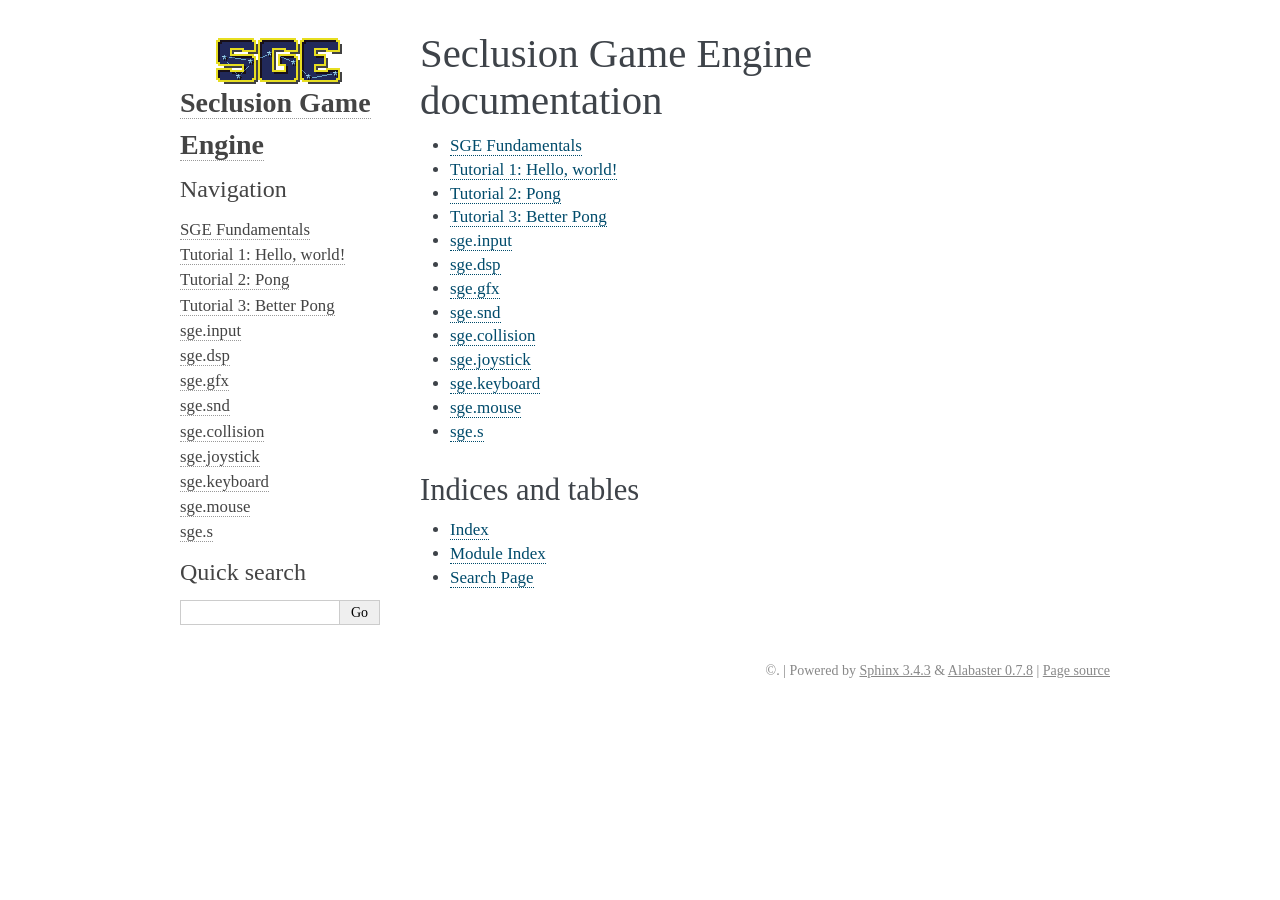
<file: doc/sge/index.html>
<!DOCTYPE html>

<html>
  <head>
    <meta charset="utf-8" />
    <meta name="viewport" content="width=device-width, initial-scale=1.0" />
    <title>Seclusion Game Engine documentation &#8212; Seclusion Game Engine 2.0.1 documentation</title>
    <link rel="stylesheet" href="_static/pygments.css" type="text/css" />
    <link rel="stylesheet" href="_static/alabaster.css" type="text/css" />
    <script id="documentation_options" data-url_root="./" src="_static/documentation_options.js"></script>
    <script src="_static/jquery.js"></script>
    <script src="_static/underscore.js"></script>
    <script src="_static/doctools.js"></script>
    <link rel="shortcut icon" href="_static/favicon.ico"/>
    <link rel="index" title="Index" href="genindex.html" />
    <link rel="search" title="Search" href="search.html" />
    <link rel="next" title="SGE Fundamentals" href="sge.html" />
   
  <link rel="stylesheet" href="_static/custom.css" type="text/css" />
  
  <meta name="viewport" content="width=device-width, initial-scale=0.9, maximum-scale=0.9" />

  </head><body>
  

    <div class="document">
      <div class="documentwrapper">
        <div class="bodywrapper">
          <div class="body" role="main">
            
  <div class="section" id="seclusion-game-engine-documentation">
<h1>Seclusion Game Engine documentation<a class="headerlink" href="#seclusion-game-engine-documentation" title="Permalink to this headline">¶</a></h1>
<div class="toctree-wrapper compound">
<ul>
<li class="toctree-l1"><a class="reference internal" href="sge.html">SGE Fundamentals</a></li>
<li class="toctree-l1"><a class="reference internal" href="hello_world.html">Tutorial 1: Hello, world!</a></li>
<li class="toctree-l1"><a class="reference internal" href="pong.html">Tutorial 2: Pong</a></li>
<li class="toctree-l1"><a class="reference internal" href="pong_better.html">Tutorial 3: Better Pong</a></li>
<li class="toctree-l1"><a class="reference internal" href="input.html">sge.input</a></li>
<li class="toctree-l1"><a class="reference internal" href="dsp.html">sge.dsp</a></li>
<li class="toctree-l1"><a class="reference internal" href="gfx.html">sge.gfx</a></li>
<li class="toctree-l1"><a class="reference internal" href="snd.html">sge.snd</a></li>
<li class="toctree-l1"><a class="reference internal" href="collision.html">sge.collision</a></li>
<li class="toctree-l1"><a class="reference internal" href="joystick.html">sge.joystick</a></li>
<li class="toctree-l1"><a class="reference internal" href="keyboard.html">sge.keyboard</a></li>
<li class="toctree-l1"><a class="reference internal" href="mouse.html">sge.mouse</a></li>
<li class="toctree-l1"><a class="reference internal" href="s.html">sge.s</a></li>
</ul>
</div>
<div class="section" id="indices-and-tables">
<h2>Indices and tables<a class="headerlink" href="#indices-and-tables" title="Permalink to this headline">¶</a></h2>
<ul class="simple">
<li><p><a class="reference internal" href="genindex.html"><span class="std std-ref">Index</span></a></p></li>
<li><p><a class="reference internal" href="py-modindex.html"><span class="std std-ref">Module Index</span></a></p></li>
<li><p><a class="reference internal" href="search.html"><span class="std std-ref">Search Page</span></a></p></li>
</ul>
</div>
</div>


          </div>
        </div>
      </div>
      <div class="sphinxsidebar" role="navigation" aria-label="main navigation">
        <div class="sphinxsidebarwrapper">
            <p class="logo"><a href="#">
              <img class="logo" src="_static/sge_logo_alpha_black.png" alt="Logo"/>
            </a></p>
<h1 class="logo"><a href="#">Seclusion Game Engine</a></h1>








<h3>Navigation</h3>
<ul>
<li class="toctree-l1"><a class="reference internal" href="sge.html">SGE Fundamentals</a></li>
<li class="toctree-l1"><a class="reference internal" href="hello_world.html">Tutorial 1: Hello, world!</a></li>
<li class="toctree-l1"><a class="reference internal" href="pong.html">Tutorial 2: Pong</a></li>
<li class="toctree-l1"><a class="reference internal" href="pong_better.html">Tutorial 3: Better Pong</a></li>
<li class="toctree-l1"><a class="reference internal" href="input.html">sge.input</a></li>
<li class="toctree-l1"><a class="reference internal" href="dsp.html">sge.dsp</a></li>
<li class="toctree-l1"><a class="reference internal" href="gfx.html">sge.gfx</a></li>
<li class="toctree-l1"><a class="reference internal" href="snd.html">sge.snd</a></li>
<li class="toctree-l1"><a class="reference internal" href="collision.html">sge.collision</a></li>
<li class="toctree-l1"><a class="reference internal" href="joystick.html">sge.joystick</a></li>
<li class="toctree-l1"><a class="reference internal" href="keyboard.html">sge.keyboard</a></li>
<li class="toctree-l1"><a class="reference internal" href="mouse.html">sge.mouse</a></li>
<li class="toctree-l1"><a class="reference internal" href="s.html">sge.s</a></li>
</ul>

<div class="relations">
<h3>Related Topics</h3>
<ul>
  <li><a href="#">Documentation overview</a><ul>
      <li>Next: <a href="sge.html" title="next chapter">SGE Fundamentals</a></li>
  </ul></li>
</ul>
</div>
<div id="searchbox" style="display: none" role="search">
  <h3 id="searchlabel">Quick search</h3>
    <div class="searchformwrapper">
    <form class="search" action="search.html" method="get">
      <input type="text" name="q" aria-labelledby="searchlabel" />
      <input type="submit" value="Go" />
    </form>
    </div>
</div>
<script>$('#searchbox').show(0);</script>
        </div>
      </div>
      <div class="clearer"></div>
    </div>
    <div class="footer">
      &copy;.
      
      |
      Powered by <a href="http://sphinx-doc.org/">Sphinx 3.4.3</a>
      &amp; <a href="https://github.com/bitprophet/alabaster">Alabaster 0.7.8</a>
      
      |
      <a href="_sources/index.rst.txt"
          rel="nofollow">Page source</a>
    </div>

    

    
  </body>
</html>
</file>
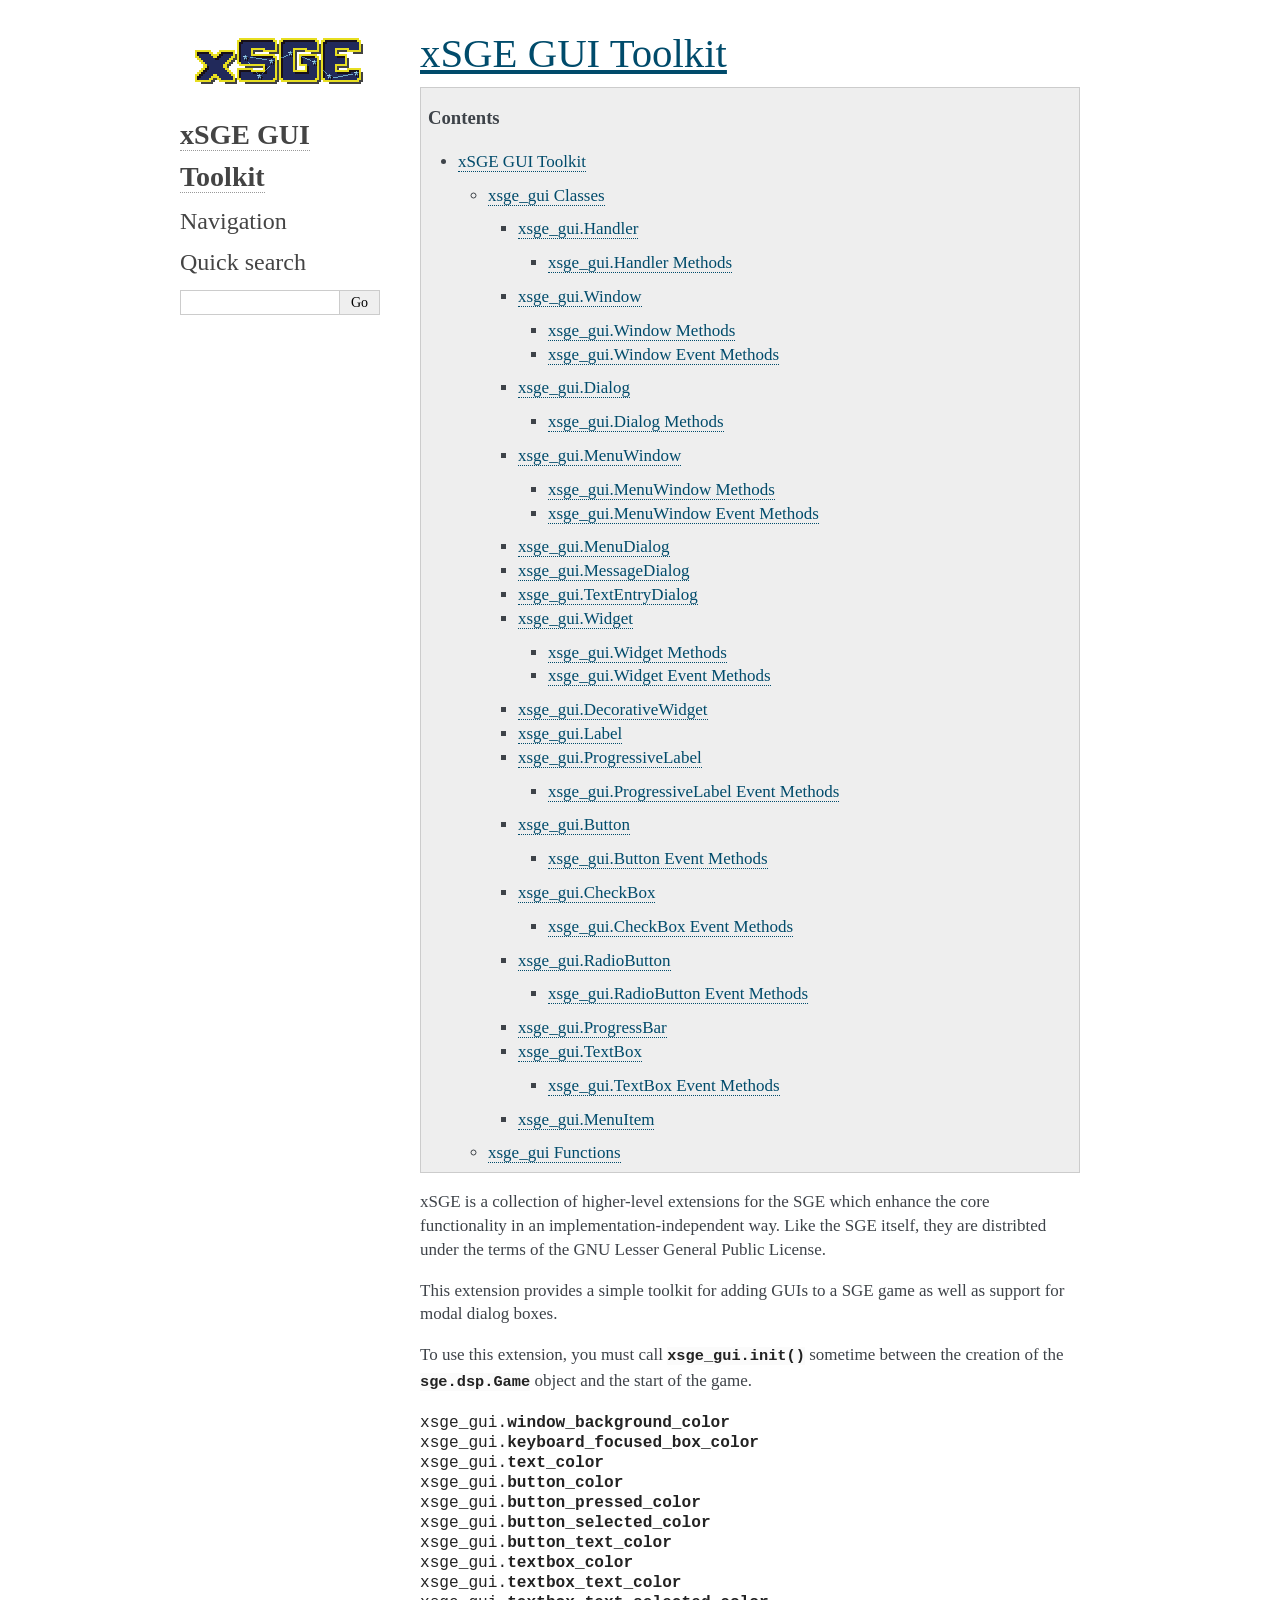
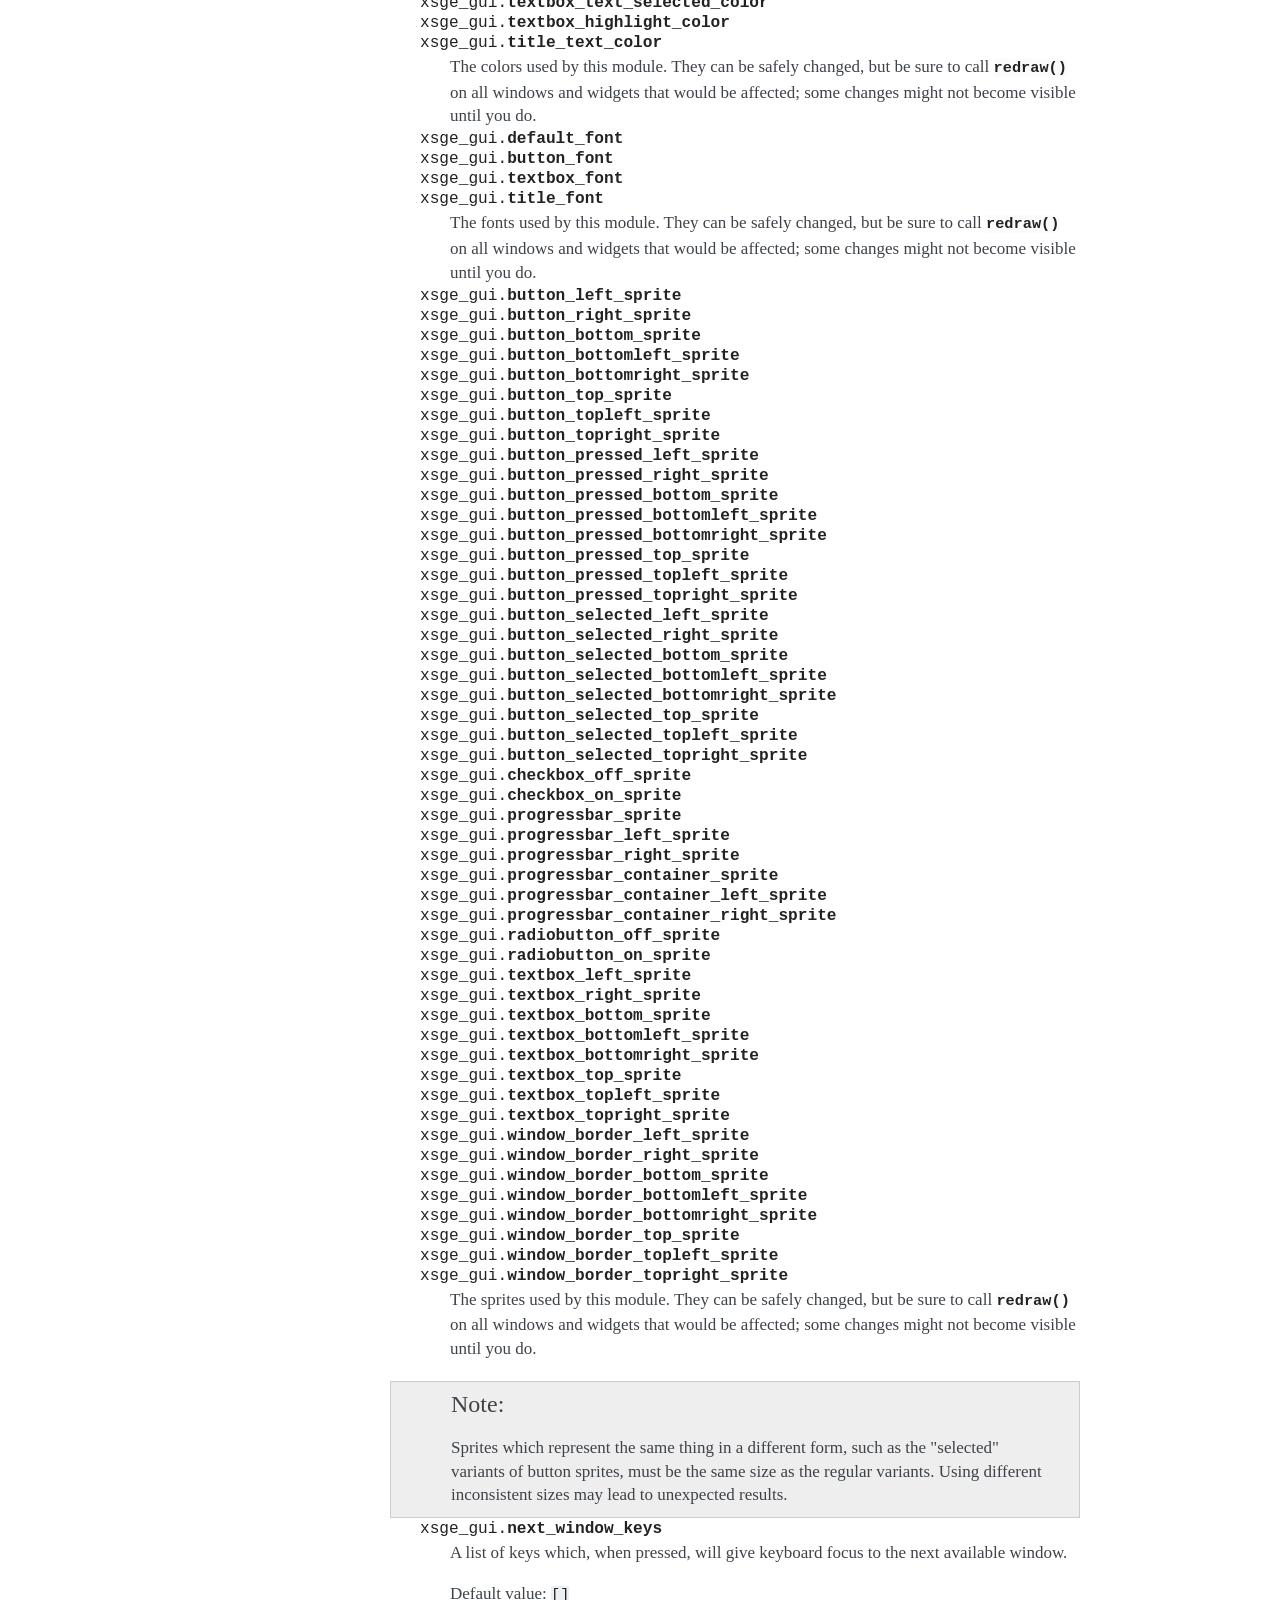
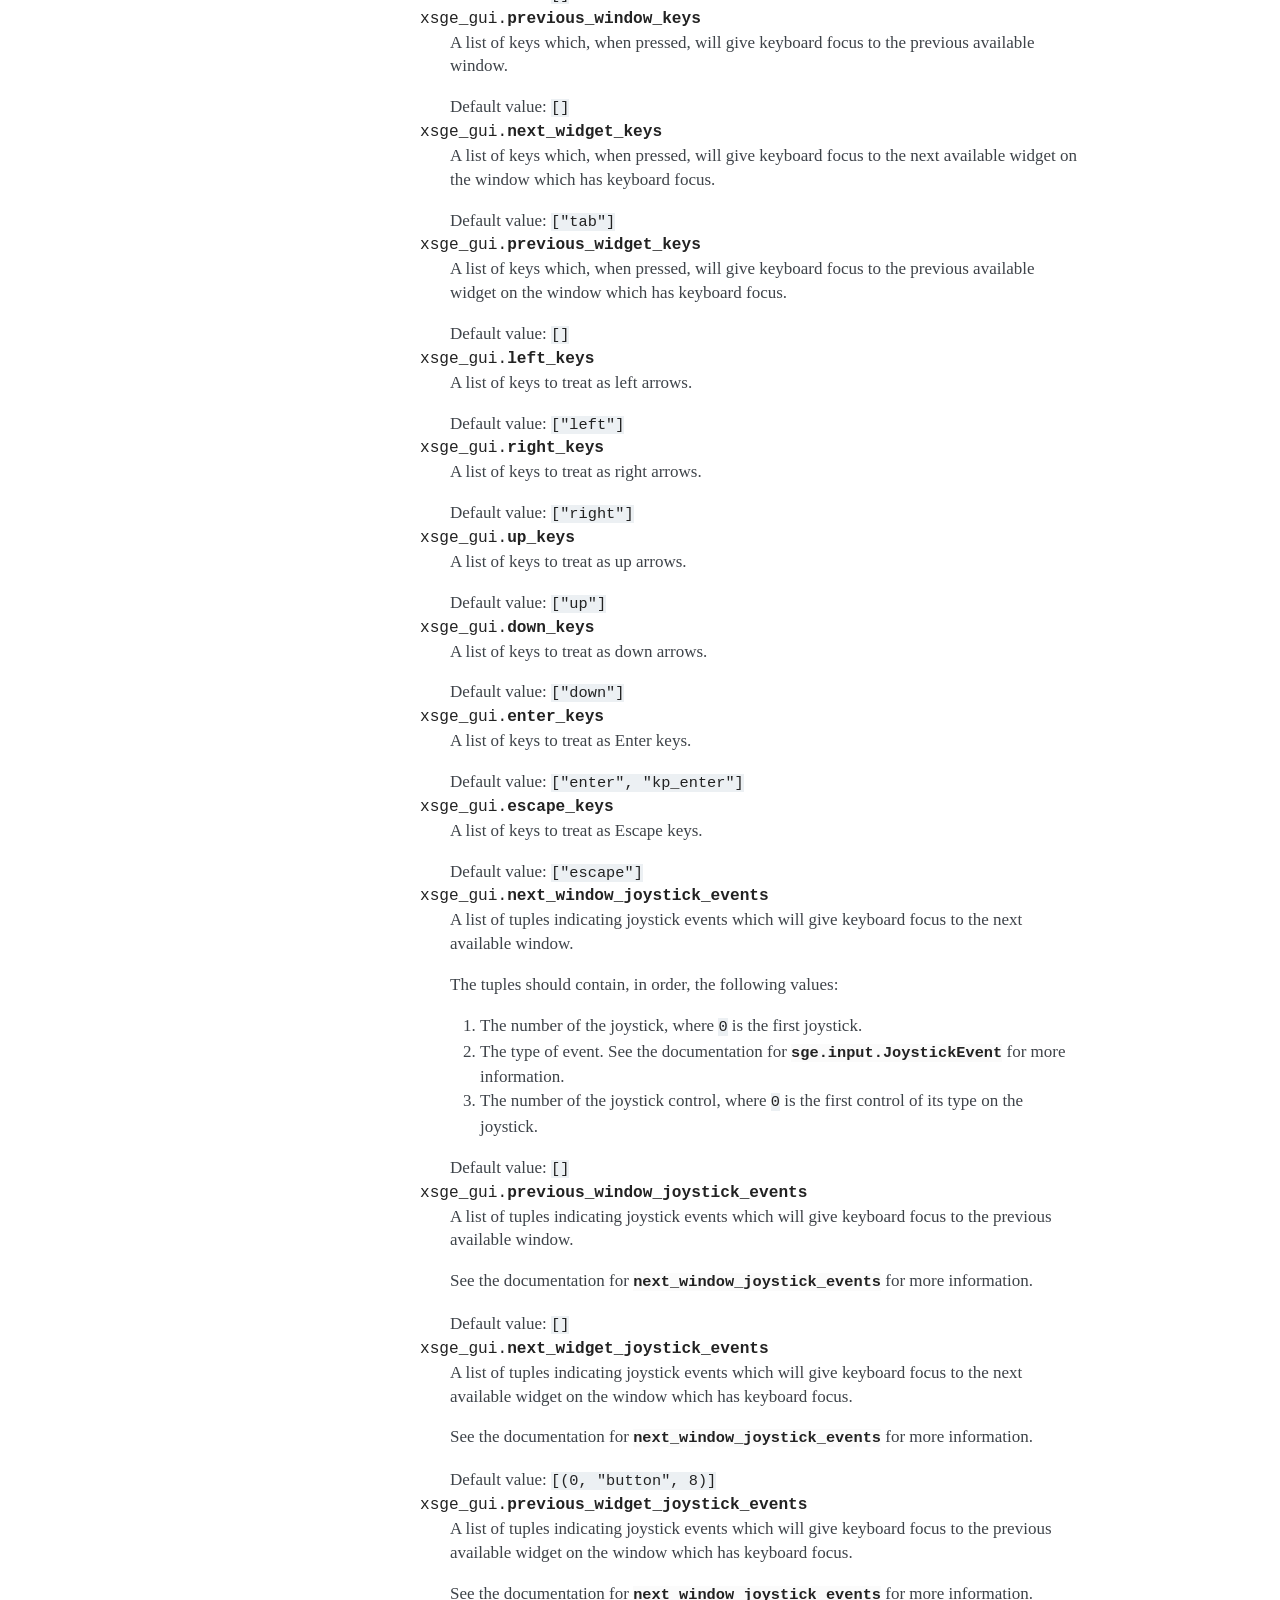
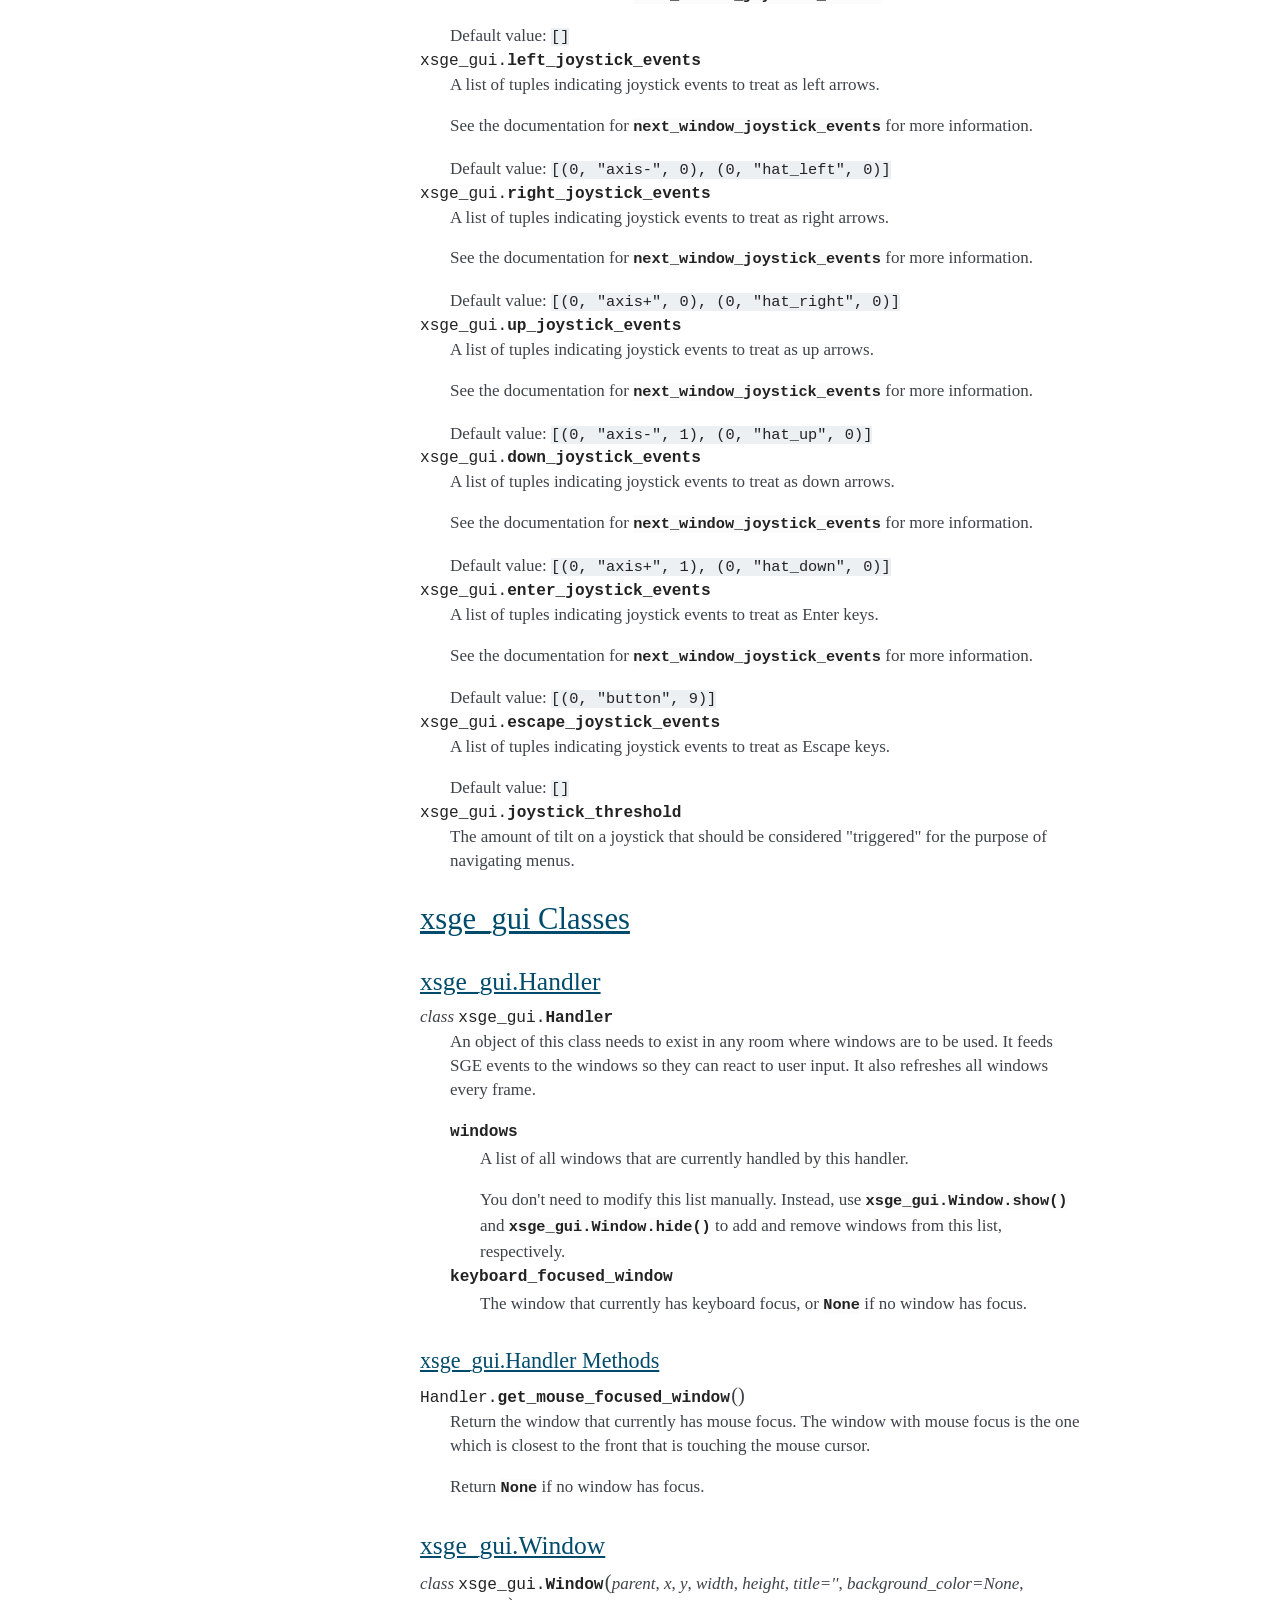
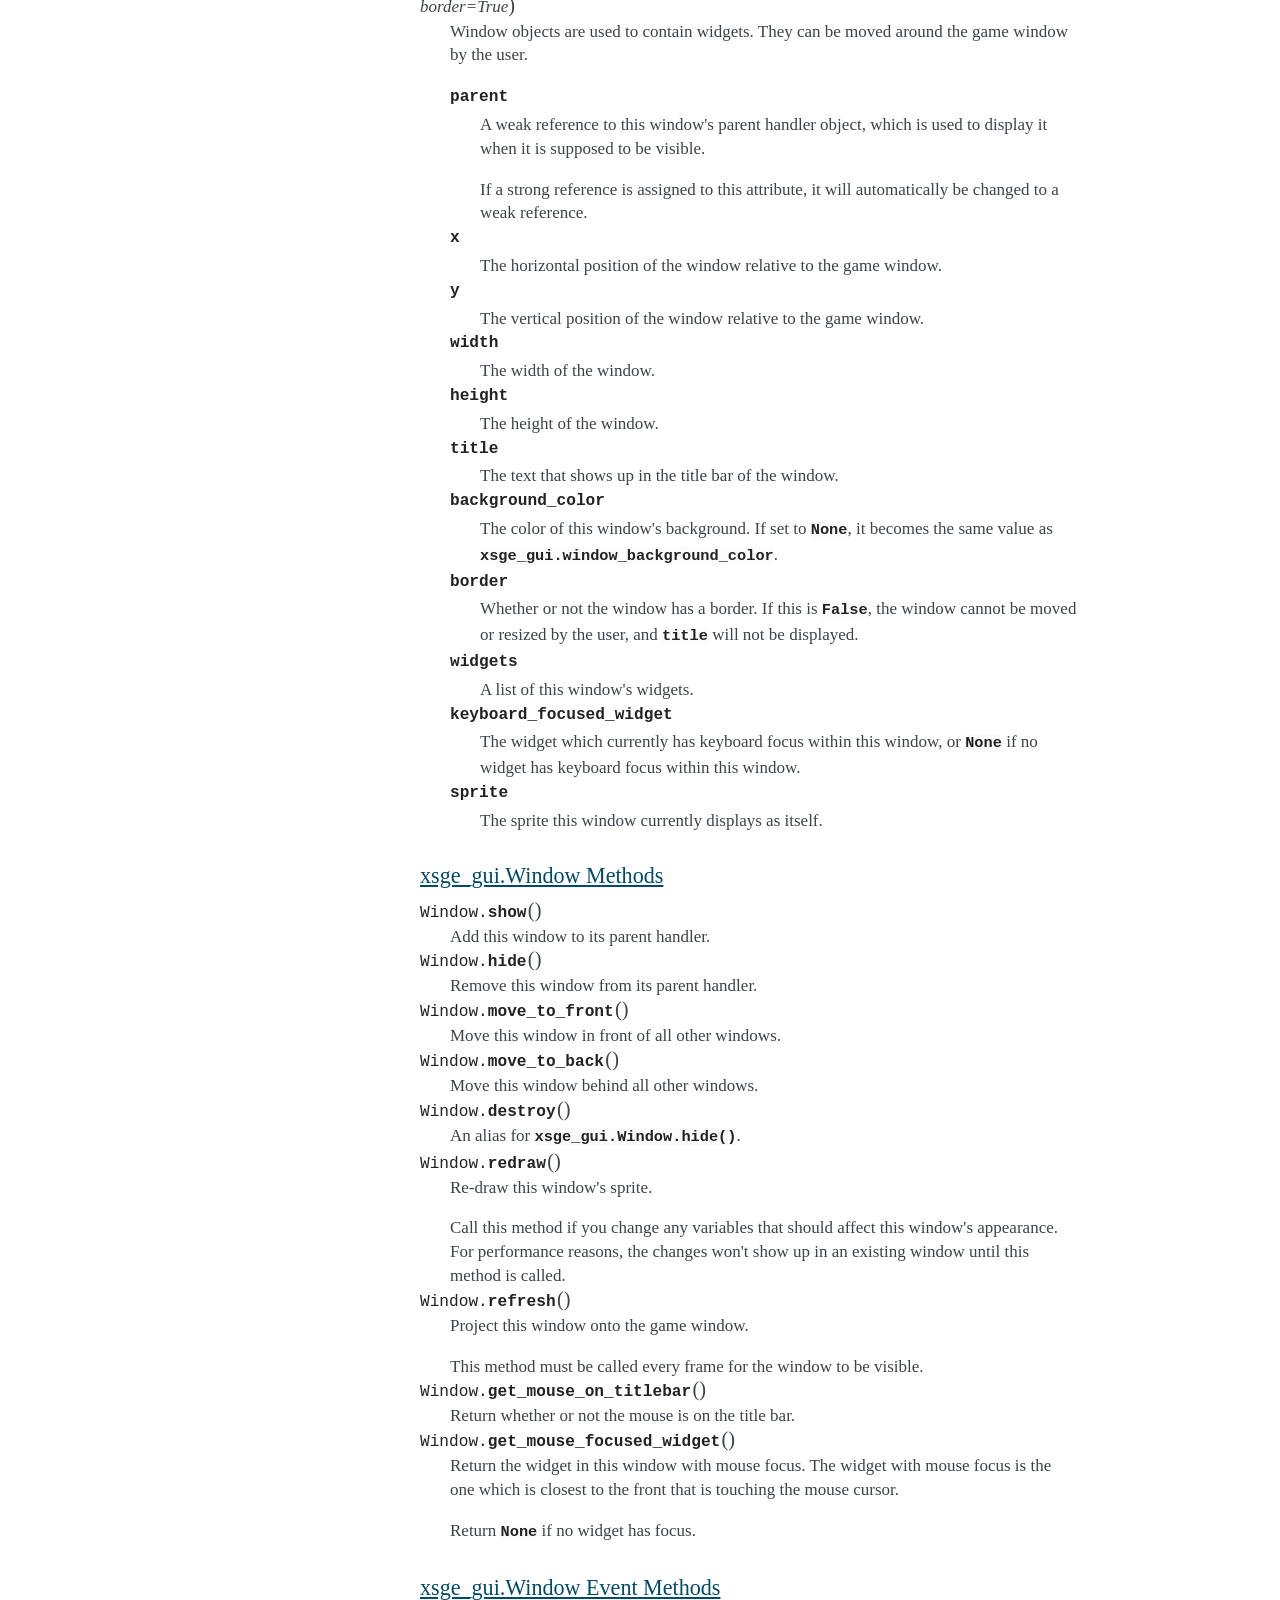
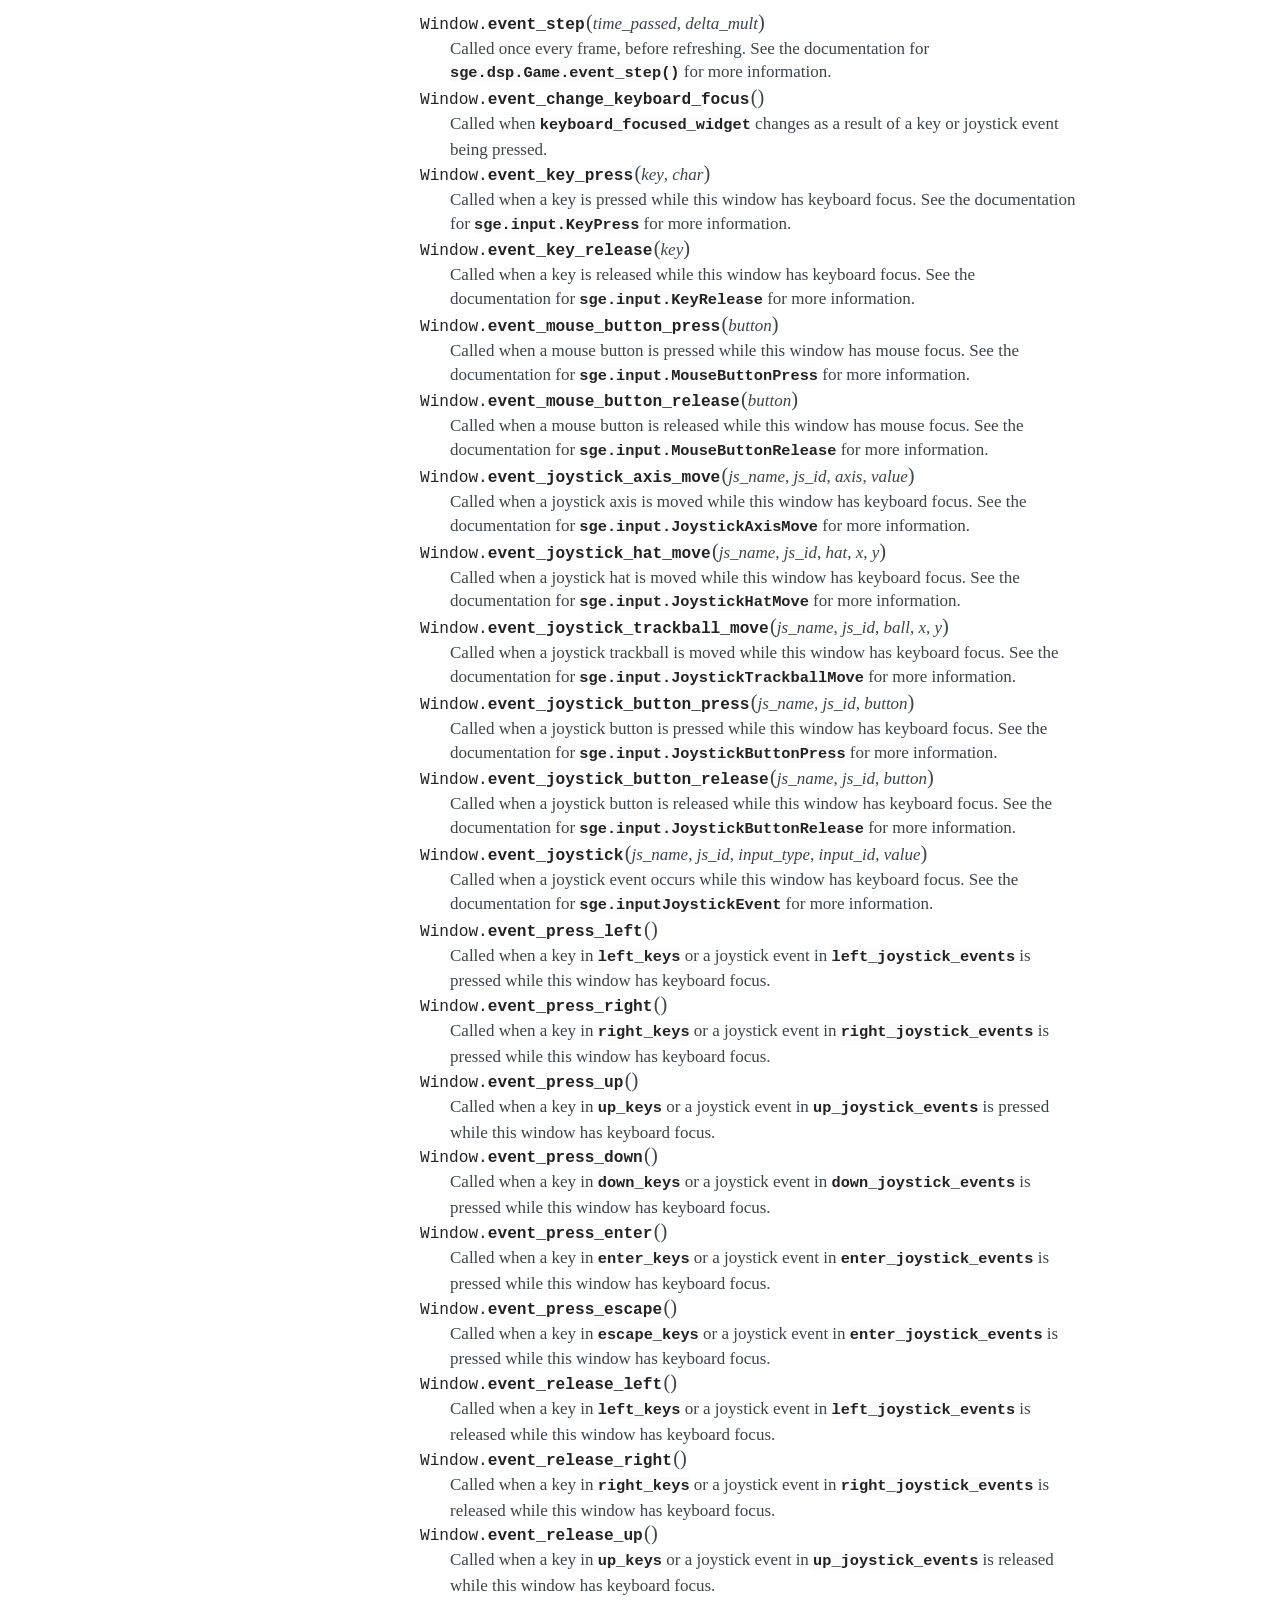
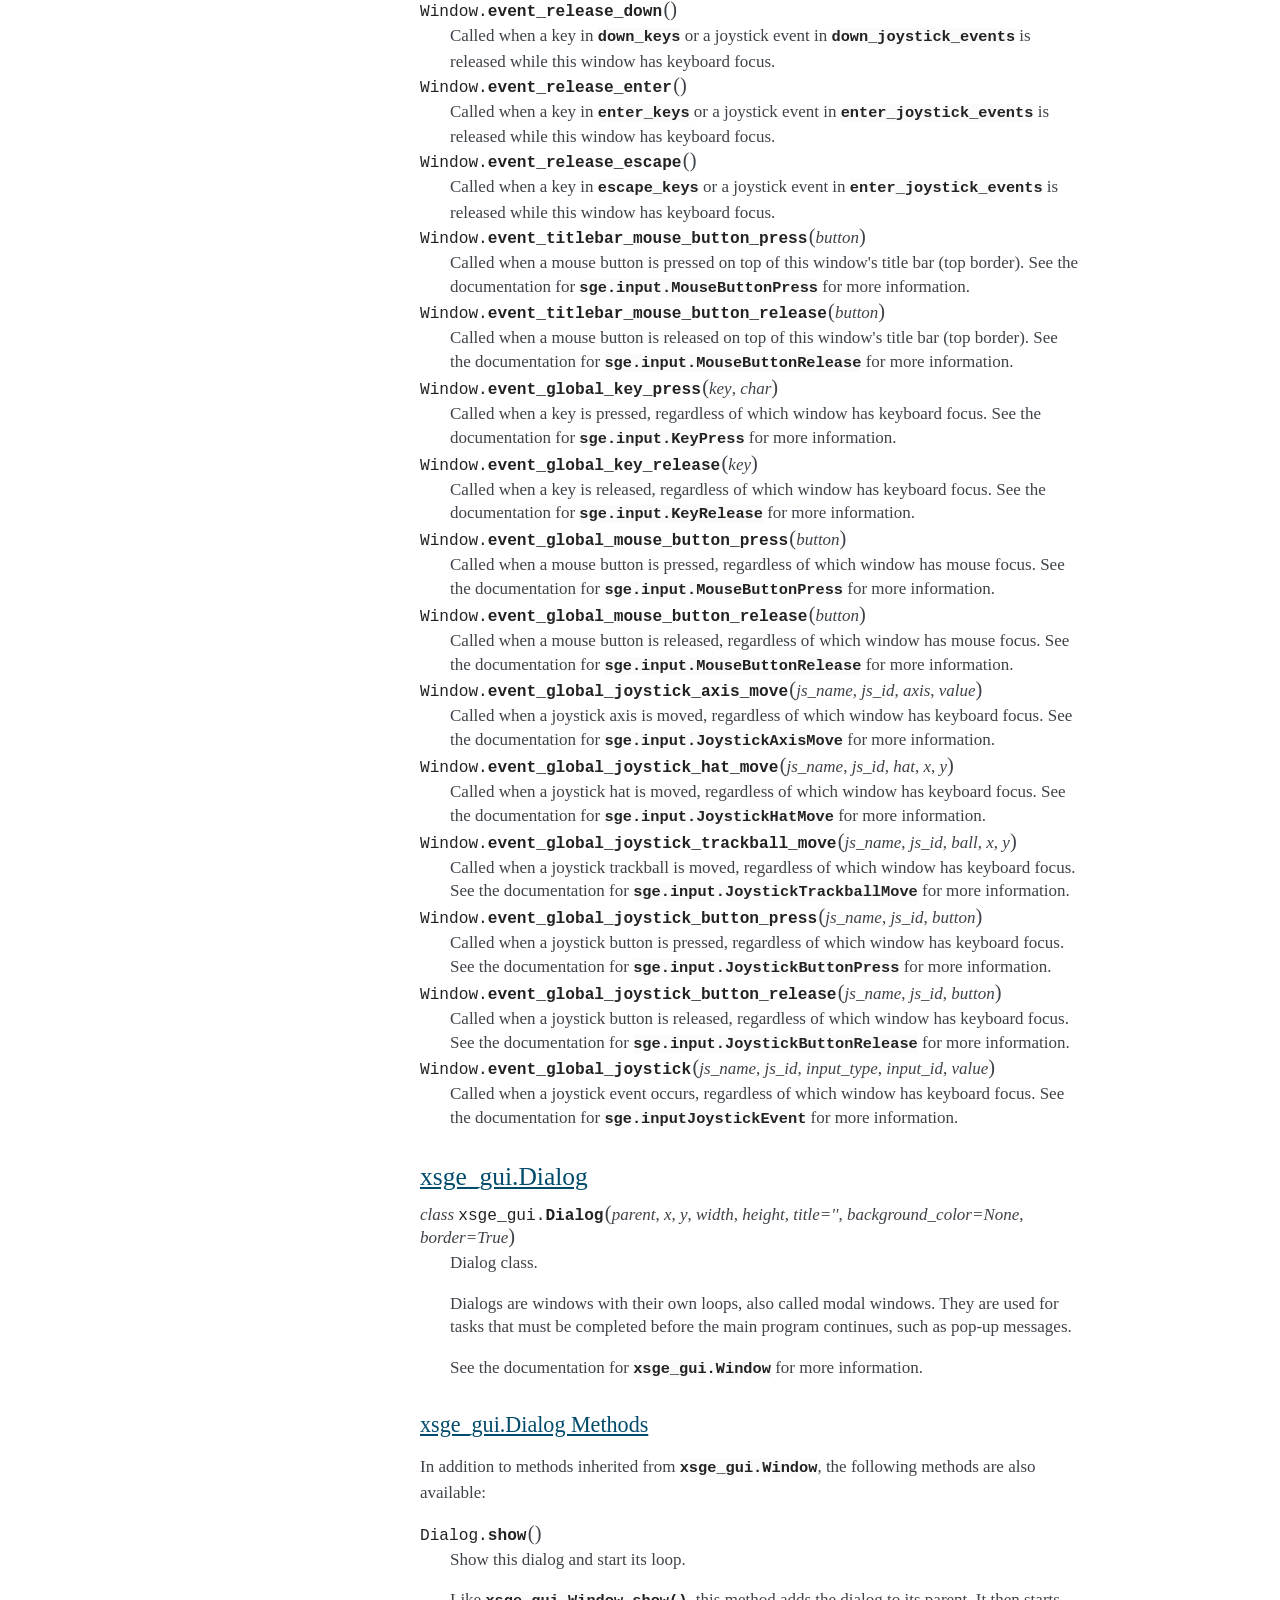
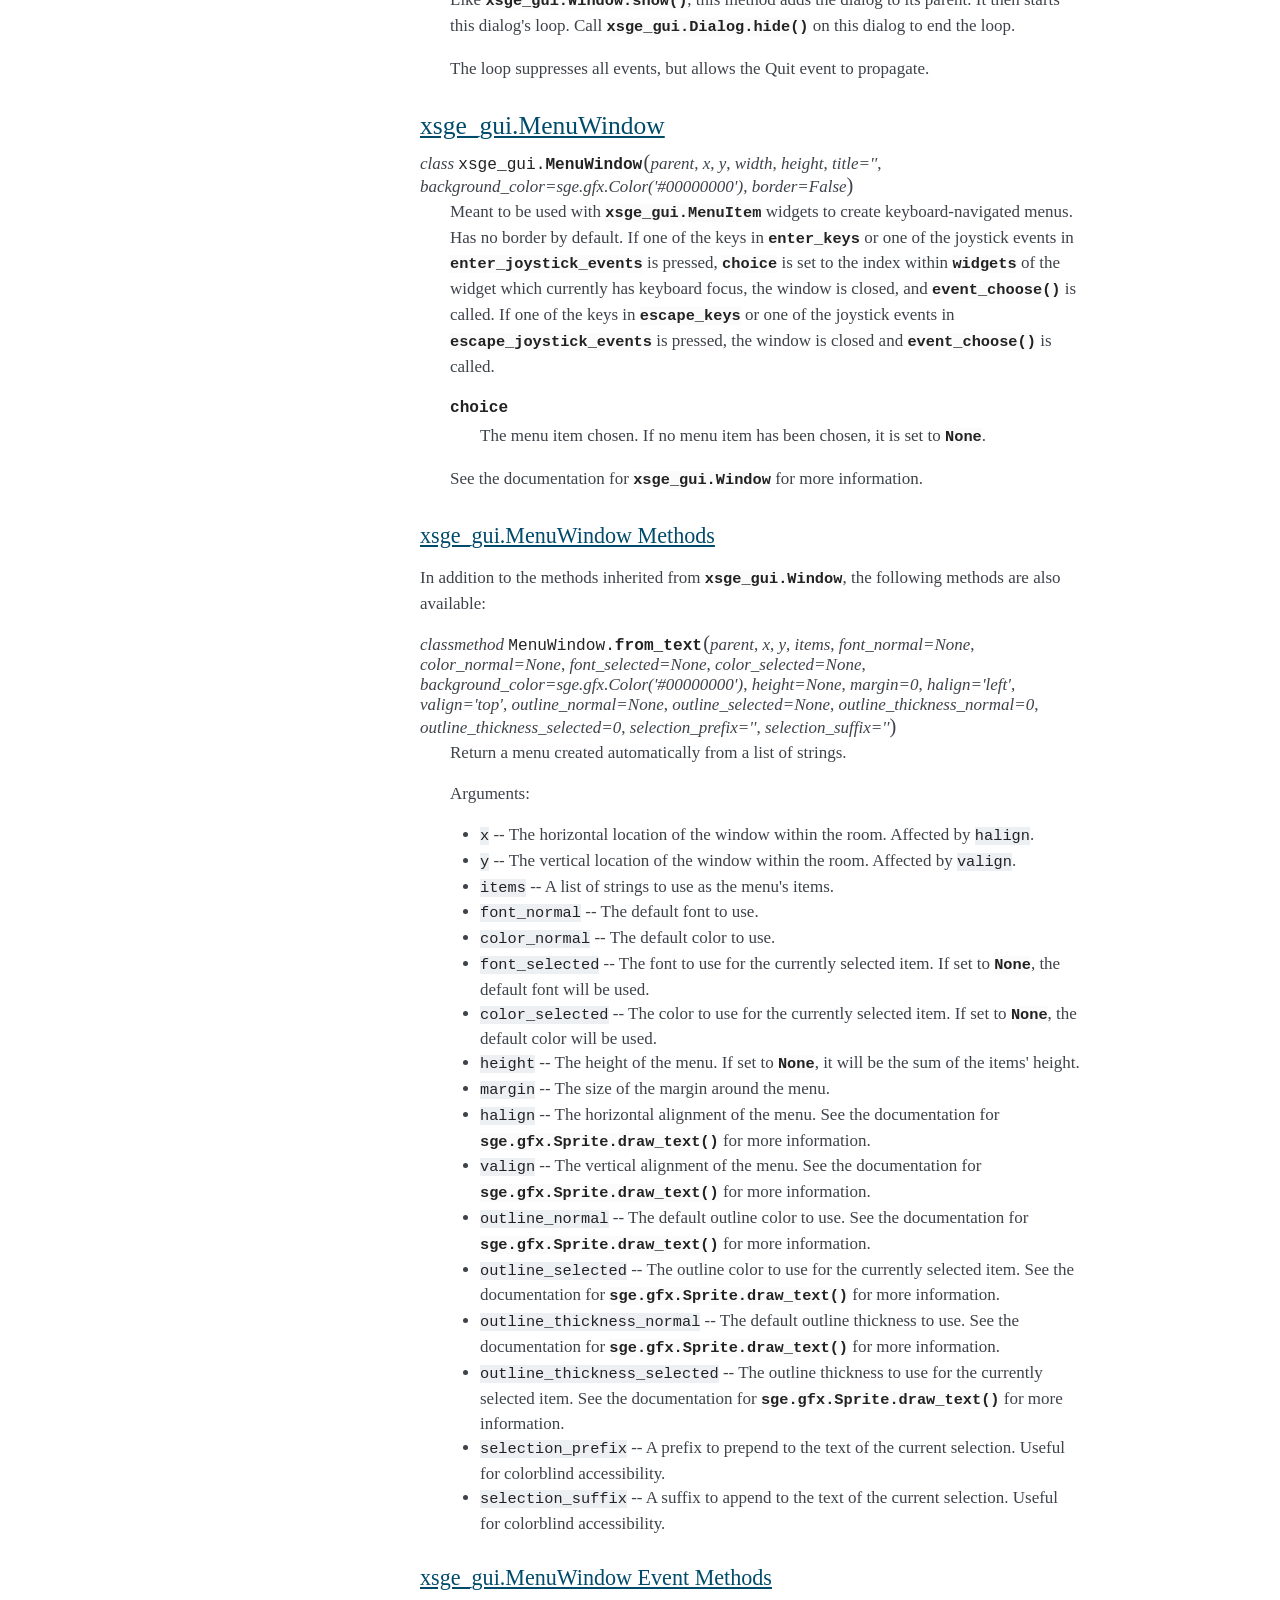
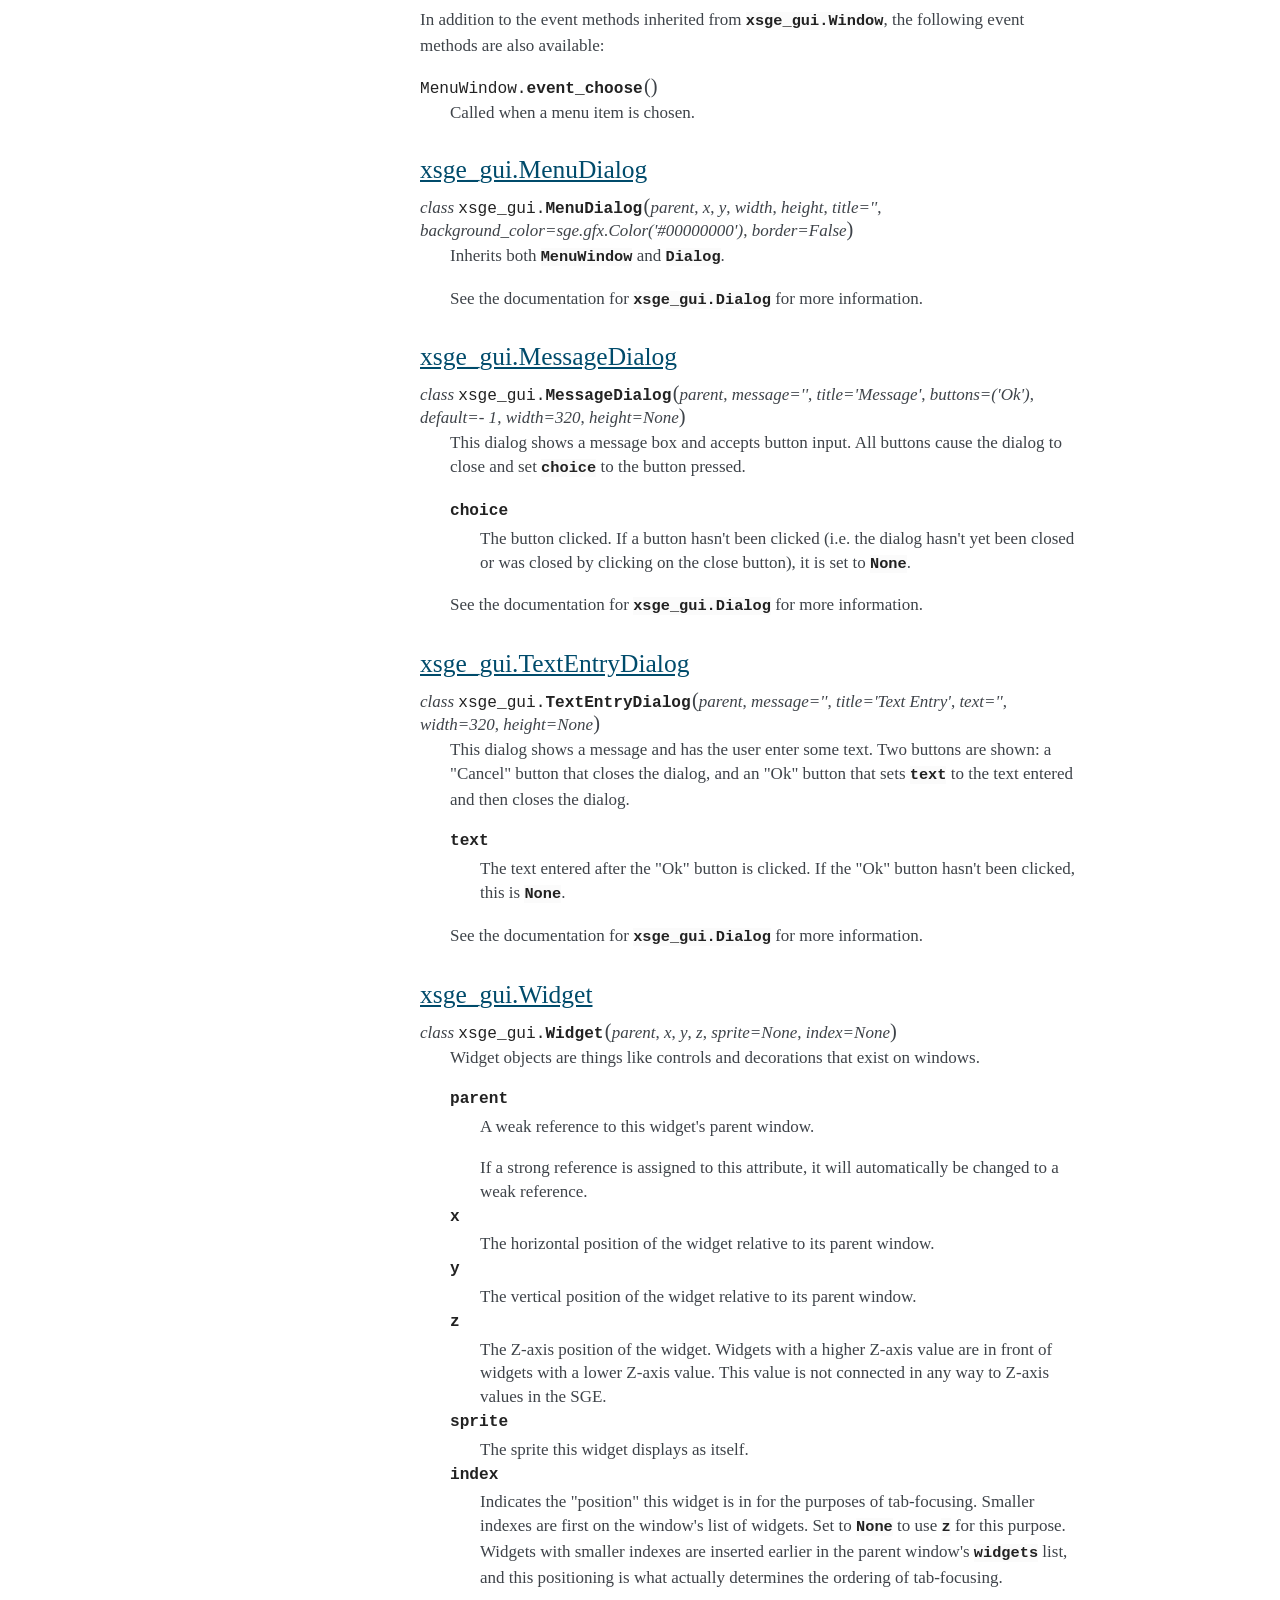
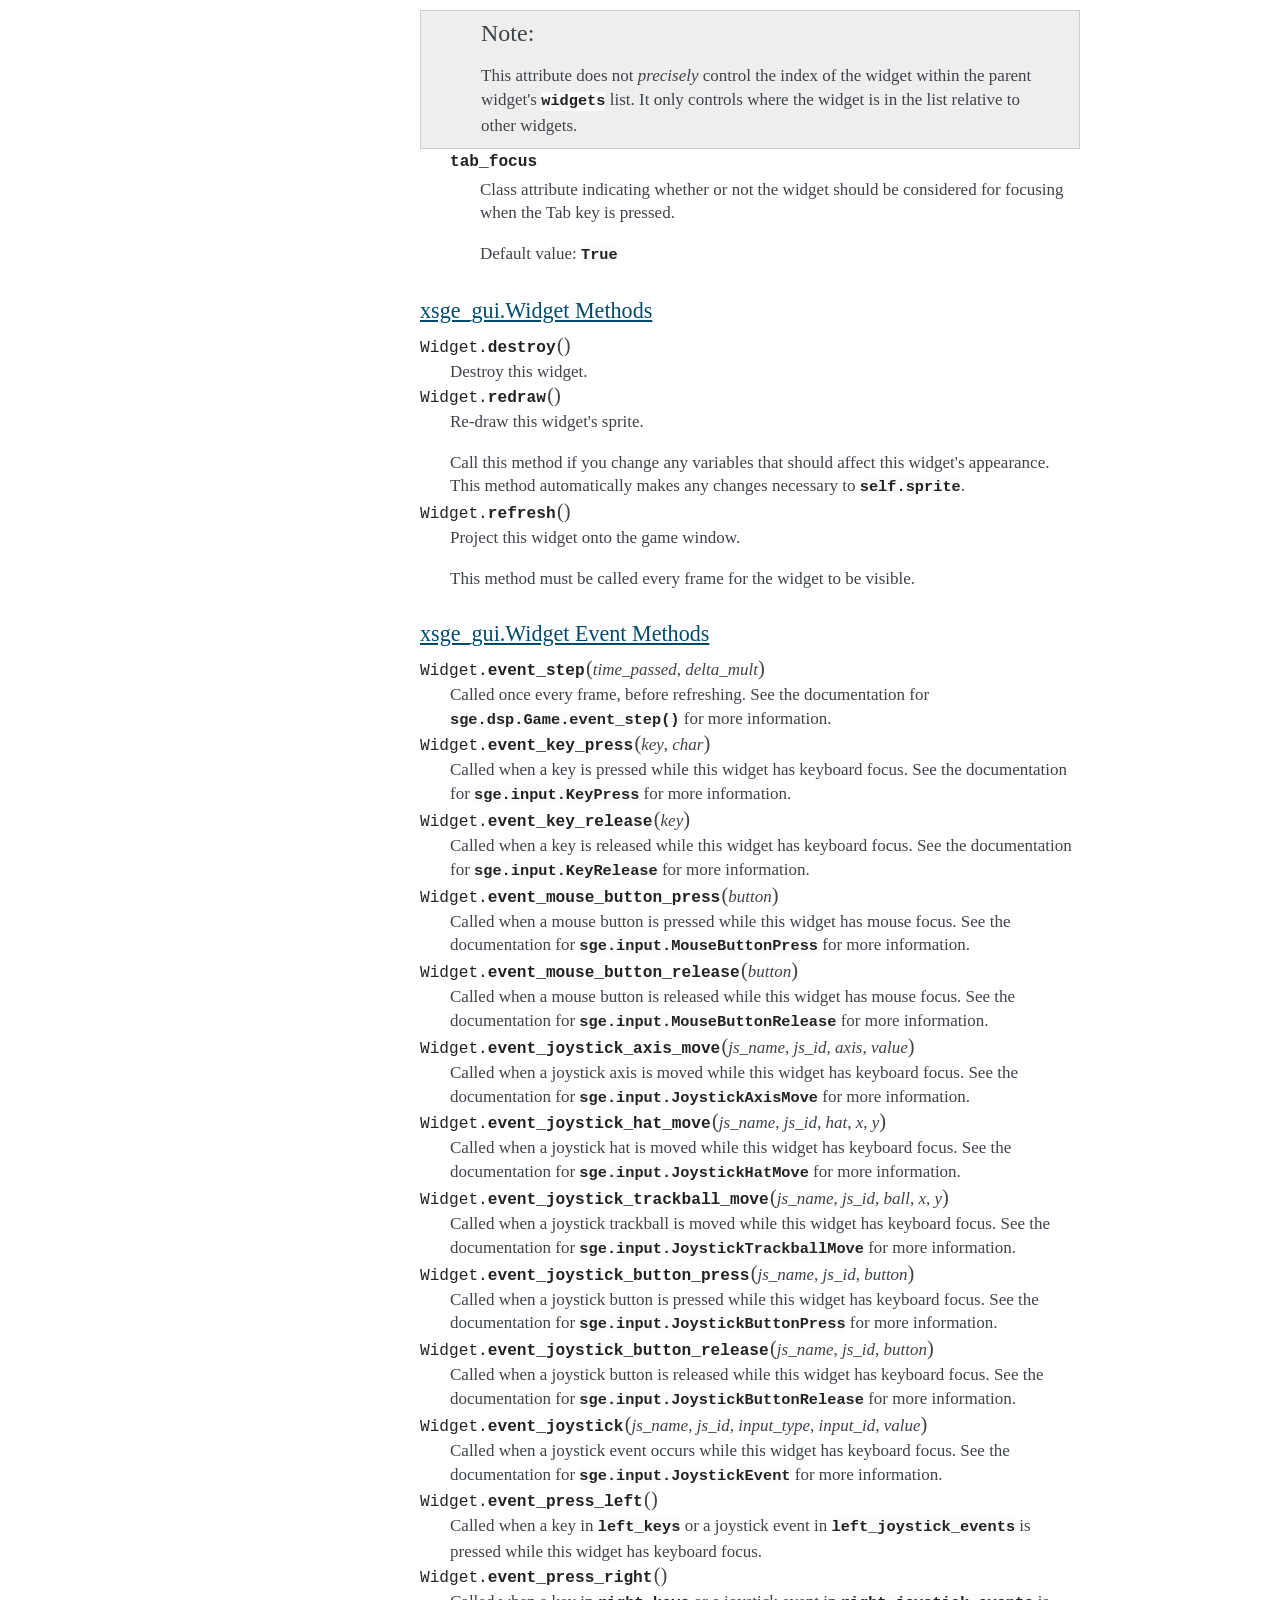
<file: doc/xsge_gui/index.html>
<!DOCTYPE html>

<html>
  <head>
    <meta charset="utf-8" />
    <meta name="viewport" content="width=device-width, initial-scale=1.0" />
    <title>xSGE GUI Toolkit &#8212; xSGE GUI Toolkit 2.0 documentation</title>
    <link rel="stylesheet" href="_static/pygments.css" type="text/css" />
    <link rel="stylesheet" href="_static/alabaster.css" type="text/css" />
    <script id="documentation_options" data-url_root="./" src="_static/documentation_options.js"></script>
    <script src="_static/jquery.js"></script>
    <script src="_static/underscore.js"></script>
    <script src="_static/doctools.js"></script>
    <link rel="shortcut icon" href="_static/favicon.ico"/>
    <link rel="index" title="Index" href="genindex.html" />
    <link rel="search" title="Search" href="search.html" />
   
  <link rel="stylesheet" href="_static/custom.css" type="text/css" />
  
  <meta name="viewport" content="width=device-width, initial-scale=0.9, maximum-scale=0.9" />

  </head><body>
  

    <div class="document">
      <div class="documentwrapper">
        <div class="bodywrapper">
          <div class="body" role="main">
            
  <div class="section" id="xsge-gui-toolkit">
<h1><a class="toc-backref" href="#id1">xSGE GUI Toolkit</a><a class="headerlink" href="#xsge-gui-toolkit" title="Permalink to this headline">¶</a></h1>
<div class="contents topic" id="contents">
<p class="topic-title">Contents</p>
<ul class="simple">
<li><p><a class="reference internal" href="#xsge-gui-toolkit" id="id1">xSGE GUI Toolkit</a></p>
<ul>
<li><p><a class="reference internal" href="#xsge-gui-classes" id="id2">xsge_gui Classes</a></p>
<ul>
<li><p><a class="reference internal" href="#xsge-gui-handler" id="id3">xsge_gui.Handler</a></p>
<ul>
<li><p><a class="reference internal" href="#xsge-gui-handler-methods" id="id4">xsge_gui.Handler Methods</a></p></li>
</ul>
</li>
<li><p><a class="reference internal" href="#xsge-gui-window" id="id5">xsge_gui.Window</a></p>
<ul>
<li><p><a class="reference internal" href="#xsge-gui-window-methods" id="id6">xsge_gui.Window Methods</a></p></li>
<li><p><a class="reference internal" href="#xsge-gui-window-event-methods" id="id7">xsge_gui.Window Event Methods</a></p></li>
</ul>
</li>
<li><p><a class="reference internal" href="#xsge-gui-dialog" id="id8">xsge_gui.Dialog</a></p>
<ul>
<li><p><a class="reference internal" href="#xsge-gui-dialog-methods" id="id9">xsge_gui.Dialog Methods</a></p></li>
</ul>
</li>
<li><p><a class="reference internal" href="#xsge-gui-menuwindow" id="id10">xsge_gui.MenuWindow</a></p>
<ul>
<li><p><a class="reference internal" href="#xsge-gui-menuwindow-methods" id="id11">xsge_gui.MenuWindow Methods</a></p></li>
<li><p><a class="reference internal" href="#xsge-gui-menuwindow-event-methods" id="id12">xsge_gui.MenuWindow Event Methods</a></p></li>
</ul>
</li>
<li><p><a class="reference internal" href="#xsge-gui-menudialog" id="id13">xsge_gui.MenuDialog</a></p></li>
<li><p><a class="reference internal" href="#xsge-gui-messagedialog" id="id14">xsge_gui.MessageDialog</a></p></li>
<li><p><a class="reference internal" href="#xsge-gui-textentrydialog" id="id15">xsge_gui.TextEntryDialog</a></p></li>
<li><p><a class="reference internal" href="#xsge-gui-widget" id="id16">xsge_gui.Widget</a></p>
<ul>
<li><p><a class="reference internal" href="#xsge-gui-widget-methods" id="id17">xsge_gui.Widget Methods</a></p></li>
<li><p><a class="reference internal" href="#xsge-gui-widget-event-methods" id="id18">xsge_gui.Widget Event Methods</a></p></li>
</ul>
</li>
<li><p><a class="reference internal" href="#xsge-gui-decorativewidget" id="id19">xsge_gui.DecorativeWidget</a></p></li>
<li><p><a class="reference internal" href="#xsge-gui-label" id="id20">xsge_gui.Label</a></p></li>
<li><p><a class="reference internal" href="#xsge-gui-progressivelabel" id="id21">xsge_gui.ProgressiveLabel</a></p>
<ul>
<li><p><a class="reference internal" href="#xsge-gui-progressivelabel-event-methods" id="id22">xsge_gui.ProgressiveLabel Event Methods</a></p></li>
</ul>
</li>
<li><p><a class="reference internal" href="#xsge-gui-button" id="id23">xsge_gui.Button</a></p>
<ul>
<li><p><a class="reference internal" href="#xsge-gui-button-event-methods" id="id24">xsge_gui.Button Event Methods</a></p></li>
</ul>
</li>
<li><p><a class="reference internal" href="#xsge-gui-checkbox" id="id25">xsge_gui.CheckBox</a></p>
<ul>
<li><p><a class="reference internal" href="#xsge-gui-checkbox-event-methods" id="id26">xsge_gui.CheckBox Event Methods</a></p></li>
</ul>
</li>
<li><p><a class="reference internal" href="#xsge-gui-radiobutton" id="id27">xsge_gui.RadioButton</a></p>
<ul>
<li><p><a class="reference internal" href="#xsge-gui-radiobutton-event-methods" id="id28">xsge_gui.RadioButton Event Methods</a></p></li>
</ul>
</li>
<li><p><a class="reference internal" href="#xsge-gui-progressbar" id="id29">xsge_gui.ProgressBar</a></p></li>
<li><p><a class="reference internal" href="#xsge-gui-textbox" id="id30">xsge_gui.TextBox</a></p>
<ul>
<li><p><a class="reference internal" href="#xsge-gui-textbox-event-methods" id="id31">xsge_gui.TextBox Event Methods</a></p></li>
</ul>
</li>
<li><p><a class="reference internal" href="#xsge-gui-menuitem" id="id32">xsge_gui.MenuItem</a></p></li>
</ul>
</li>
<li><p><a class="reference internal" href="#xsge-gui-functions" id="id33">xsge_gui Functions</a></p></li>
</ul>
</li>
</ul>
</div>
<span class="target" id="module-xsge_gui"></span><p>xSGE is a collection of higher-level extensions for the SGE which
enhance the core functionality in an implementation-independent way.
Like the SGE itself, they are distribted under the terms of the GNU
Lesser General Public License.</p>
<p>This extension provides a simple toolkit for adding GUIs to a SGE game
as well as support for modal dialog boxes.</p>
<p>To use this extension, you must call <a class="reference internal" href="#xsge_gui.init" title="xsge_gui.init"><code class="xref py py-func docutils literal notranslate"><span class="pre">xsge_gui.init()</span></code></a> sometime
between the creation of the <code class="xref py py-class docutils literal notranslate"><span class="pre">sge.dsp.Game</span></code> object and the start
of the game.</p>
<dl class="py data">
<dt id="xsge_gui.window_background_color">
<code class="sig-prename descclassname">xsge_gui.</code><code class="sig-name descname">window_background_color</code><a class="headerlink" href="#xsge_gui.window_background_color" title="Permalink to this definition">¶</a></dt>
<dt id="xsge_gui.keyboard_focused_box_color">
<code class="sig-prename descclassname">xsge_gui.</code><code class="sig-name descname">keyboard_focused_box_color</code><a class="headerlink" href="#xsge_gui.keyboard_focused_box_color" title="Permalink to this definition">¶</a></dt>
<dt id="xsge_gui.text_color">
<code class="sig-prename descclassname">xsge_gui.</code><code class="sig-name descname">text_color</code><a class="headerlink" href="#xsge_gui.text_color" title="Permalink to this definition">¶</a></dt>
<dt id="xsge_gui.button_color">
<code class="sig-prename descclassname">xsge_gui.</code><code class="sig-name descname">button_color</code><a class="headerlink" href="#xsge_gui.button_color" title="Permalink to this definition">¶</a></dt>
<dt id="xsge_gui.button_pressed_color">
<code class="sig-prename descclassname">xsge_gui.</code><code class="sig-name descname">button_pressed_color</code><a class="headerlink" href="#xsge_gui.button_pressed_color" title="Permalink to this definition">¶</a></dt>
<dt id="xsge_gui.button_selected_color">
<code class="sig-prename descclassname">xsge_gui.</code><code class="sig-name descname">button_selected_color</code><a class="headerlink" href="#xsge_gui.button_selected_color" title="Permalink to this definition">¶</a></dt>
<dt id="xsge_gui.button_text_color">
<code class="sig-prename descclassname">xsge_gui.</code><code class="sig-name descname">button_text_color</code><a class="headerlink" href="#xsge_gui.button_text_color" title="Permalink to this definition">¶</a></dt>
<dt id="xsge_gui.textbox_color">
<code class="sig-prename descclassname">xsge_gui.</code><code class="sig-name descname">textbox_color</code><a class="headerlink" href="#xsge_gui.textbox_color" title="Permalink to this definition">¶</a></dt>
<dt id="xsge_gui.textbox_text_color">
<code class="sig-prename descclassname">xsge_gui.</code><code class="sig-name descname">textbox_text_color</code><a class="headerlink" href="#xsge_gui.textbox_text_color" title="Permalink to this definition">¶</a></dt>
<dt id="xsge_gui.textbox_text_selected_color">
<code class="sig-prename descclassname">xsge_gui.</code><code class="sig-name descname">textbox_text_selected_color</code><a class="headerlink" href="#xsge_gui.textbox_text_selected_color" title="Permalink to this definition">¶</a></dt>
<dt id="xsge_gui.textbox_highlight_color">
<code class="sig-prename descclassname">xsge_gui.</code><code class="sig-name descname">textbox_highlight_color</code><a class="headerlink" href="#xsge_gui.textbox_highlight_color" title="Permalink to this definition">¶</a></dt>
<dt id="xsge_gui.title_text_color">
<code class="sig-prename descclassname">xsge_gui.</code><code class="sig-name descname">title_text_color</code><a class="headerlink" href="#xsge_gui.title_text_color" title="Permalink to this definition">¶</a></dt>
<dd><p>The colors used by this module.  They can be safely changed, but be
sure to call <code class="xref py py-meth docutils literal notranslate"><span class="pre">redraw()</span></code> on all windows and widgets that would be
affected; some changes might not become visible until you do.</p>
</dd></dl>

<dl class="py data">
<dt id="xsge_gui.default_font">
<code class="sig-prename descclassname">xsge_gui.</code><code class="sig-name descname">default_font</code><a class="headerlink" href="#xsge_gui.default_font" title="Permalink to this definition">¶</a></dt>
<dt id="xsge_gui.button_font">
<code class="sig-prename descclassname">xsge_gui.</code><code class="sig-name descname">button_font</code><a class="headerlink" href="#xsge_gui.button_font" title="Permalink to this definition">¶</a></dt>
<dt id="xsge_gui.textbox_font">
<code class="sig-prename descclassname">xsge_gui.</code><code class="sig-name descname">textbox_font</code><a class="headerlink" href="#xsge_gui.textbox_font" title="Permalink to this definition">¶</a></dt>
<dt id="xsge_gui.title_font">
<code class="sig-prename descclassname">xsge_gui.</code><code class="sig-name descname">title_font</code><a class="headerlink" href="#xsge_gui.title_font" title="Permalink to this definition">¶</a></dt>
<dd><p>The fonts used by this module.  They can be safely changed, but be
sure to call <code class="xref py py-meth docutils literal notranslate"><span class="pre">redraw()</span></code> on all windows and widgets that would be
affected; some changes might not become visible until you do.</p>
</dd></dl>

<dl class="py data">
<dt id="xsge_gui.button_left_sprite">
<code class="sig-prename descclassname">xsge_gui.</code><code class="sig-name descname">button_left_sprite</code><a class="headerlink" href="#xsge_gui.button_left_sprite" title="Permalink to this definition">¶</a></dt>
<dt id="xsge_gui.button_right_sprite">
<code class="sig-prename descclassname">xsge_gui.</code><code class="sig-name descname">button_right_sprite</code><a class="headerlink" href="#xsge_gui.button_right_sprite" title="Permalink to this definition">¶</a></dt>
<dt id="xsge_gui.button_bottom_sprite">
<code class="sig-prename descclassname">xsge_gui.</code><code class="sig-name descname">button_bottom_sprite</code><a class="headerlink" href="#xsge_gui.button_bottom_sprite" title="Permalink to this definition">¶</a></dt>
<dt id="xsge_gui.button_bottomleft_sprite">
<code class="sig-prename descclassname">xsge_gui.</code><code class="sig-name descname">button_bottomleft_sprite</code><a class="headerlink" href="#xsge_gui.button_bottomleft_sprite" title="Permalink to this definition">¶</a></dt>
<dt id="xsge_gui.button_bottomright_sprite">
<code class="sig-prename descclassname">xsge_gui.</code><code class="sig-name descname">button_bottomright_sprite</code><a class="headerlink" href="#xsge_gui.button_bottomright_sprite" title="Permalink to this definition">¶</a></dt>
<dt id="xsge_gui.button_top_sprite">
<code class="sig-prename descclassname">xsge_gui.</code><code class="sig-name descname">button_top_sprite</code><a class="headerlink" href="#xsge_gui.button_top_sprite" title="Permalink to this definition">¶</a></dt>
<dt id="xsge_gui.button_topleft_sprite">
<code class="sig-prename descclassname">xsge_gui.</code><code class="sig-name descname">button_topleft_sprite</code><a class="headerlink" href="#xsge_gui.button_topleft_sprite" title="Permalink to this definition">¶</a></dt>
<dt id="xsge_gui.button_topright_sprite">
<code class="sig-prename descclassname">xsge_gui.</code><code class="sig-name descname">button_topright_sprite</code><a class="headerlink" href="#xsge_gui.button_topright_sprite" title="Permalink to this definition">¶</a></dt>
<dt id="xsge_gui.button_pressed_left_sprite">
<code class="sig-prename descclassname">xsge_gui.</code><code class="sig-name descname">button_pressed_left_sprite</code><a class="headerlink" href="#xsge_gui.button_pressed_left_sprite" title="Permalink to this definition">¶</a></dt>
<dt id="xsge_gui.button_pressed_right_sprite">
<code class="sig-prename descclassname">xsge_gui.</code><code class="sig-name descname">button_pressed_right_sprite</code><a class="headerlink" href="#xsge_gui.button_pressed_right_sprite" title="Permalink to this definition">¶</a></dt>
<dt id="xsge_gui.button_pressed_bottom_sprite">
<code class="sig-prename descclassname">xsge_gui.</code><code class="sig-name descname">button_pressed_bottom_sprite</code><a class="headerlink" href="#xsge_gui.button_pressed_bottom_sprite" title="Permalink to this definition">¶</a></dt>
<dt id="xsge_gui.button_pressed_bottomleft_sprite">
<code class="sig-prename descclassname">xsge_gui.</code><code class="sig-name descname">button_pressed_bottomleft_sprite</code><a class="headerlink" href="#xsge_gui.button_pressed_bottomleft_sprite" title="Permalink to this definition">¶</a></dt>
<dt id="xsge_gui.button_pressed_bottomright_sprite">
<code class="sig-prename descclassname">xsge_gui.</code><code class="sig-name descname">button_pressed_bottomright_sprite</code><a class="headerlink" href="#xsge_gui.button_pressed_bottomright_sprite" title="Permalink to this definition">¶</a></dt>
<dt id="xsge_gui.button_pressed_top_sprite">
<code class="sig-prename descclassname">xsge_gui.</code><code class="sig-name descname">button_pressed_top_sprite</code><a class="headerlink" href="#xsge_gui.button_pressed_top_sprite" title="Permalink to this definition">¶</a></dt>
<dt id="xsge_gui.button_pressed_topleft_sprite">
<code class="sig-prename descclassname">xsge_gui.</code><code class="sig-name descname">button_pressed_topleft_sprite</code><a class="headerlink" href="#xsge_gui.button_pressed_topleft_sprite" title="Permalink to this definition">¶</a></dt>
<dt id="xsge_gui.button_pressed_topright_sprite">
<code class="sig-prename descclassname">xsge_gui.</code><code class="sig-name descname">button_pressed_topright_sprite</code><a class="headerlink" href="#xsge_gui.button_pressed_topright_sprite" title="Permalink to this definition">¶</a></dt>
<dt id="xsge_gui.button_selected_left_sprite">
<code class="sig-prename descclassname">xsge_gui.</code><code class="sig-name descname">button_selected_left_sprite</code><a class="headerlink" href="#xsge_gui.button_selected_left_sprite" title="Permalink to this definition">¶</a></dt>
<dt id="xsge_gui.button_selected_right_sprite">
<code class="sig-prename descclassname">xsge_gui.</code><code class="sig-name descname">button_selected_right_sprite</code><a class="headerlink" href="#xsge_gui.button_selected_right_sprite" title="Permalink to this definition">¶</a></dt>
<dt id="xsge_gui.button_selected_bottom_sprite">
<code class="sig-prename descclassname">xsge_gui.</code><code class="sig-name descname">button_selected_bottom_sprite</code><a class="headerlink" href="#xsge_gui.button_selected_bottom_sprite" title="Permalink to this definition">¶</a></dt>
<dt id="xsge_gui.button_selected_bottomleft_sprite">
<code class="sig-prename descclassname">xsge_gui.</code><code class="sig-name descname">button_selected_bottomleft_sprite</code><a class="headerlink" href="#xsge_gui.button_selected_bottomleft_sprite" title="Permalink to this definition">¶</a></dt>
<dt id="xsge_gui.button_selected_bottomright_sprite">
<code class="sig-prename descclassname">xsge_gui.</code><code class="sig-name descname">button_selected_bottomright_sprite</code><a class="headerlink" href="#xsge_gui.button_selected_bottomright_sprite" title="Permalink to this definition">¶</a></dt>
<dt id="xsge_gui.button_selected_top_sprite">
<code class="sig-prename descclassname">xsge_gui.</code><code class="sig-name descname">button_selected_top_sprite</code><a class="headerlink" href="#xsge_gui.button_selected_top_sprite" title="Permalink to this definition">¶</a></dt>
<dt id="xsge_gui.button_selected_topleft_sprite">
<code class="sig-prename descclassname">xsge_gui.</code><code class="sig-name descname">button_selected_topleft_sprite</code><a class="headerlink" href="#xsge_gui.button_selected_topleft_sprite" title="Permalink to this definition">¶</a></dt>
<dt id="xsge_gui.button_selected_topright_sprite">
<code class="sig-prename descclassname">xsge_gui.</code><code class="sig-name descname">button_selected_topright_sprite</code><a class="headerlink" href="#xsge_gui.button_selected_topright_sprite" title="Permalink to this definition">¶</a></dt>
<dt id="xsge_gui.checkbox_off_sprite">
<code class="sig-prename descclassname">xsge_gui.</code><code class="sig-name descname">checkbox_off_sprite</code><a class="headerlink" href="#xsge_gui.checkbox_off_sprite" title="Permalink to this definition">¶</a></dt>
<dt id="xsge_gui.checkbox_on_sprite">
<code class="sig-prename descclassname">xsge_gui.</code><code class="sig-name descname">checkbox_on_sprite</code><a class="headerlink" href="#xsge_gui.checkbox_on_sprite" title="Permalink to this definition">¶</a></dt>
<dt id="xsge_gui.progressbar_sprite">
<code class="sig-prename descclassname">xsge_gui.</code><code class="sig-name descname">progressbar_sprite</code><a class="headerlink" href="#xsge_gui.progressbar_sprite" title="Permalink to this definition">¶</a></dt>
<dt id="xsge_gui.progressbar_left_sprite">
<code class="sig-prename descclassname">xsge_gui.</code><code class="sig-name descname">progressbar_left_sprite</code><a class="headerlink" href="#xsge_gui.progressbar_left_sprite" title="Permalink to this definition">¶</a></dt>
<dt id="xsge_gui.progressbar_right_sprite">
<code class="sig-prename descclassname">xsge_gui.</code><code class="sig-name descname">progressbar_right_sprite</code><a class="headerlink" href="#xsge_gui.progressbar_right_sprite" title="Permalink to this definition">¶</a></dt>
<dt id="xsge_gui.progressbar_container_sprite">
<code class="sig-prename descclassname">xsge_gui.</code><code class="sig-name descname">progressbar_container_sprite</code><a class="headerlink" href="#xsge_gui.progressbar_container_sprite" title="Permalink to this definition">¶</a></dt>
<dt id="xsge_gui.progressbar_container_left_sprite">
<code class="sig-prename descclassname">xsge_gui.</code><code class="sig-name descname">progressbar_container_left_sprite</code><a class="headerlink" href="#xsge_gui.progressbar_container_left_sprite" title="Permalink to this definition">¶</a></dt>
<dt id="xsge_gui.progressbar_container_right_sprite">
<code class="sig-prename descclassname">xsge_gui.</code><code class="sig-name descname">progressbar_container_right_sprite</code><a class="headerlink" href="#xsge_gui.progressbar_container_right_sprite" title="Permalink to this definition">¶</a></dt>
<dt id="xsge_gui.radiobutton_off_sprite">
<code class="sig-prename descclassname">xsge_gui.</code><code class="sig-name descname">radiobutton_off_sprite</code><a class="headerlink" href="#xsge_gui.radiobutton_off_sprite" title="Permalink to this definition">¶</a></dt>
<dt id="xsge_gui.radiobutton_on_sprite">
<code class="sig-prename descclassname">xsge_gui.</code><code class="sig-name descname">radiobutton_on_sprite</code><a class="headerlink" href="#xsge_gui.radiobutton_on_sprite" title="Permalink to this definition">¶</a></dt>
<dt id="xsge_gui.textbox_left_sprite">
<code class="sig-prename descclassname">xsge_gui.</code><code class="sig-name descname">textbox_left_sprite</code><a class="headerlink" href="#xsge_gui.textbox_left_sprite" title="Permalink to this definition">¶</a></dt>
<dt id="xsge_gui.textbox_right_sprite">
<code class="sig-prename descclassname">xsge_gui.</code><code class="sig-name descname">textbox_right_sprite</code><a class="headerlink" href="#xsge_gui.textbox_right_sprite" title="Permalink to this definition">¶</a></dt>
<dt id="xsge_gui.textbox_bottom_sprite">
<code class="sig-prename descclassname">xsge_gui.</code><code class="sig-name descname">textbox_bottom_sprite</code><a class="headerlink" href="#xsge_gui.textbox_bottom_sprite" title="Permalink to this definition">¶</a></dt>
<dt id="xsge_gui.textbox_bottomleft_sprite">
<code class="sig-prename descclassname">xsge_gui.</code><code class="sig-name descname">textbox_bottomleft_sprite</code><a class="headerlink" href="#xsge_gui.textbox_bottomleft_sprite" title="Permalink to this definition">¶</a></dt>
<dt id="xsge_gui.textbox_bottomright_sprite">
<code class="sig-prename descclassname">xsge_gui.</code><code class="sig-name descname">textbox_bottomright_sprite</code><a class="headerlink" href="#xsge_gui.textbox_bottomright_sprite" title="Permalink to this definition">¶</a></dt>
<dt id="xsge_gui.textbox_top_sprite">
<code class="sig-prename descclassname">xsge_gui.</code><code class="sig-name descname">textbox_top_sprite</code><a class="headerlink" href="#xsge_gui.textbox_top_sprite" title="Permalink to this definition">¶</a></dt>
<dt id="xsge_gui.textbox_topleft_sprite">
<code class="sig-prename descclassname">xsge_gui.</code><code class="sig-name descname">textbox_topleft_sprite</code><a class="headerlink" href="#xsge_gui.textbox_topleft_sprite" title="Permalink to this definition">¶</a></dt>
<dt id="xsge_gui.textbox_topright_sprite">
<code class="sig-prename descclassname">xsge_gui.</code><code class="sig-name descname">textbox_topright_sprite</code><a class="headerlink" href="#xsge_gui.textbox_topright_sprite" title="Permalink to this definition">¶</a></dt>
<dt id="xsge_gui.window_border_left_sprite">
<code class="sig-prename descclassname">xsge_gui.</code><code class="sig-name descname">window_border_left_sprite</code><a class="headerlink" href="#xsge_gui.window_border_left_sprite" title="Permalink to this definition">¶</a></dt>
<dt id="xsge_gui.window_border_right_sprite">
<code class="sig-prename descclassname">xsge_gui.</code><code class="sig-name descname">window_border_right_sprite</code><a class="headerlink" href="#xsge_gui.window_border_right_sprite" title="Permalink to this definition">¶</a></dt>
<dt id="xsge_gui.window_border_bottom_sprite">
<code class="sig-prename descclassname">xsge_gui.</code><code class="sig-name descname">window_border_bottom_sprite</code><a class="headerlink" href="#xsge_gui.window_border_bottom_sprite" title="Permalink to this definition">¶</a></dt>
<dt id="xsge_gui.window_border_bottomleft_sprite">
<code class="sig-prename descclassname">xsge_gui.</code><code class="sig-name descname">window_border_bottomleft_sprite</code><a class="headerlink" href="#xsge_gui.window_border_bottomleft_sprite" title="Permalink to this definition">¶</a></dt>
<dt id="xsge_gui.window_border_bottomright_sprite">
<code class="sig-prename descclassname">xsge_gui.</code><code class="sig-name descname">window_border_bottomright_sprite</code><a class="headerlink" href="#xsge_gui.window_border_bottomright_sprite" title="Permalink to this definition">¶</a></dt>
<dt id="xsge_gui.window_border_top_sprite">
<code class="sig-prename descclassname">xsge_gui.</code><code class="sig-name descname">window_border_top_sprite</code><a class="headerlink" href="#xsge_gui.window_border_top_sprite" title="Permalink to this definition">¶</a></dt>
<dt id="xsge_gui.window_border_topleft_sprite">
<code class="sig-prename descclassname">xsge_gui.</code><code class="sig-name descname">window_border_topleft_sprite</code><a class="headerlink" href="#xsge_gui.window_border_topleft_sprite" title="Permalink to this definition">¶</a></dt>
<dt id="xsge_gui.window_border_topright_sprite">
<code class="sig-prename descclassname">xsge_gui.</code><code class="sig-name descname">window_border_topright_sprite</code><a class="headerlink" href="#xsge_gui.window_border_topright_sprite" title="Permalink to this definition">¶</a></dt>
<dd><p>The sprites used by this module.  They can be safely changed, but be
sure to call <code class="xref py py-meth docutils literal notranslate"><span class="pre">redraw()</span></code> on all windows and widgets that would be
affected; some changes might not become visible until you do.</p>
<div class="admonition note">
<p class="admonition-title">Note</p>
<p>Sprites which represent the same thing in a different form, such
as the &quot;selected&quot; variants of button sprites, must be the same
size as the regular variants.  Using different inconsistent sizes
may lead to unexpected results.</p>
</div>
</dd></dl>

<dl class="py data">
<dt id="xsge_gui.next_window_keys">
<code class="sig-prename descclassname">xsge_gui.</code><code class="sig-name descname">next_window_keys</code><a class="headerlink" href="#xsge_gui.next_window_keys" title="Permalink to this definition">¶</a></dt>
<dd><p>A list of keys which, when pressed, will give keyboard focus to the
next available window.</p>
<p>Default value: <code class="docutils literal notranslate"><span class="pre">[]</span></code></p>
</dd></dl>

<dl class="py data">
<dt id="xsge_gui.previous_window_keys">
<code class="sig-prename descclassname">xsge_gui.</code><code class="sig-name descname">previous_window_keys</code><a class="headerlink" href="#xsge_gui.previous_window_keys" title="Permalink to this definition">¶</a></dt>
<dd><p>A list of keys which, when pressed, will give keyboard focus to the
previous available window.</p>
<p>Default value: <code class="docutils literal notranslate"><span class="pre">[]</span></code></p>
</dd></dl>

<dl class="py data">
<dt id="xsge_gui.next_widget_keys">
<code class="sig-prename descclassname">xsge_gui.</code><code class="sig-name descname">next_widget_keys</code><a class="headerlink" href="#xsge_gui.next_widget_keys" title="Permalink to this definition">¶</a></dt>
<dd><p>A list of keys which, when pressed, will give keyboard focus to the
next available widget on the window which has keyboard focus.</p>
<p>Default value: <code class="docutils literal notranslate"><span class="pre">[&quot;tab&quot;]</span></code></p>
</dd></dl>

<dl class="py data">
<dt id="xsge_gui.previous_widget_keys">
<code class="sig-prename descclassname">xsge_gui.</code><code class="sig-name descname">previous_widget_keys</code><a class="headerlink" href="#xsge_gui.previous_widget_keys" title="Permalink to this definition">¶</a></dt>
<dd><p>A list of keys which, when pressed, will give keyboard focus to the
previous available widget on the window which has keyboard focus.</p>
<p>Default value: <code class="docutils literal notranslate"><span class="pre">[]</span></code></p>
</dd></dl>

<dl class="py data">
<dt id="xsge_gui.left_keys">
<code class="sig-prename descclassname">xsge_gui.</code><code class="sig-name descname">left_keys</code><a class="headerlink" href="#xsge_gui.left_keys" title="Permalink to this definition">¶</a></dt>
<dd><p>A list of keys to treat as left arrows.</p>
<p>Default value: <code class="docutils literal notranslate"><span class="pre">[&quot;left&quot;]</span></code></p>
</dd></dl>

<dl class="py data">
<dt id="xsge_gui.right_keys">
<code class="sig-prename descclassname">xsge_gui.</code><code class="sig-name descname">right_keys</code><a class="headerlink" href="#xsge_gui.right_keys" title="Permalink to this definition">¶</a></dt>
<dd><p>A list of keys to treat as right arrows.</p>
<p>Default value: <code class="docutils literal notranslate"><span class="pre">[&quot;right&quot;]</span></code></p>
</dd></dl>

<dl class="py data">
<dt id="xsge_gui.up_keys">
<code class="sig-prename descclassname">xsge_gui.</code><code class="sig-name descname">up_keys</code><a class="headerlink" href="#xsge_gui.up_keys" title="Permalink to this definition">¶</a></dt>
<dd><p>A list of keys to treat as up arrows.</p>
<p>Default value: <code class="docutils literal notranslate"><span class="pre">[&quot;up&quot;]</span></code></p>
</dd></dl>

<dl class="py data">
<dt id="xsge_gui.down_keys">
<code class="sig-prename descclassname">xsge_gui.</code><code class="sig-name descname">down_keys</code><a class="headerlink" href="#xsge_gui.down_keys" title="Permalink to this definition">¶</a></dt>
<dd><p>A list of keys to treat as down arrows.</p>
<p>Default value: <code class="docutils literal notranslate"><span class="pre">[&quot;down&quot;]</span></code></p>
</dd></dl>

<dl class="py data">
<dt id="xsge_gui.enter_keys">
<code class="sig-prename descclassname">xsge_gui.</code><code class="sig-name descname">enter_keys</code><a class="headerlink" href="#xsge_gui.enter_keys" title="Permalink to this definition">¶</a></dt>
<dd><p>A list of keys to treat as Enter keys.</p>
<p>Default value: <code class="docutils literal notranslate"><span class="pre">[&quot;enter&quot;,</span> <span class="pre">&quot;kp_enter&quot;]</span></code></p>
</dd></dl>

<dl class="py data">
<dt id="xsge_gui.escape_keys">
<code class="sig-prename descclassname">xsge_gui.</code><code class="sig-name descname">escape_keys</code><a class="headerlink" href="#xsge_gui.escape_keys" title="Permalink to this definition">¶</a></dt>
<dd><p>A list of keys to treat as Escape keys.</p>
<p>Default value: <code class="docutils literal notranslate"><span class="pre">[&quot;escape&quot;]</span></code></p>
</dd></dl>

<dl class="py data">
<dt id="xsge_gui.next_window_joystick_events">
<code class="sig-prename descclassname">xsge_gui.</code><code class="sig-name descname">next_window_joystick_events</code><a class="headerlink" href="#xsge_gui.next_window_joystick_events" title="Permalink to this definition">¶</a></dt>
<dd><p>A list of tuples indicating joystick events which will give keyboard
focus to the next available window.</p>
<p>The tuples should contain, in order, the following values:</p>
<ol class="arabic simple">
<li><p>The number of the joystick, where <code class="docutils literal notranslate"><span class="pre">0</span></code> is the first joystick.</p></li>
<li><p>The type of event.  See the documentation for
<code class="xref py py-class docutils literal notranslate"><span class="pre">sge.input.JoystickEvent</span></code> for more information.</p></li>
<li><p>The number of the joystick control, where <code class="docutils literal notranslate"><span class="pre">0</span></code> is the first
control of its type on the joystick.</p></li>
</ol>
<p>Default value: <code class="docutils literal notranslate"><span class="pre">[]</span></code></p>
</dd></dl>

<dl class="py data">
<dt id="xsge_gui.previous_window_joystick_events">
<code class="sig-prename descclassname">xsge_gui.</code><code class="sig-name descname">previous_window_joystick_events</code><a class="headerlink" href="#xsge_gui.previous_window_joystick_events" title="Permalink to this definition">¶</a></dt>
<dd><p>A list of tuples indicating joystick events which will give keyboard
focus to the previous available window.</p>
<p>See the documentation for <a class="reference internal" href="#xsge_gui.next_window_joystick_events" title="xsge_gui.next_window_joystick_events"><code class="xref py py-attr docutils literal notranslate"><span class="pre">next_window_joystick_events</span></code></a> for
more information.</p>
<p>Default value: <code class="docutils literal notranslate"><span class="pre">[]</span></code></p>
</dd></dl>

<dl class="py data">
<dt id="xsge_gui.next_widget_joystick_events">
<code class="sig-prename descclassname">xsge_gui.</code><code class="sig-name descname">next_widget_joystick_events</code><a class="headerlink" href="#xsge_gui.next_widget_joystick_events" title="Permalink to this definition">¶</a></dt>
<dd><p>A list of tuples indicating joystick events which will give keyboard
focus to the next available widget on the window which has keyboard
focus.</p>
<p>See the documentation for <a class="reference internal" href="#xsge_gui.next_window_joystick_events" title="xsge_gui.next_window_joystick_events"><code class="xref py py-attr docutils literal notranslate"><span class="pre">next_window_joystick_events</span></code></a> for
more information.</p>
<p>Default value: <code class="docutils literal notranslate"><span class="pre">[(0,</span> <span class="pre">&quot;button&quot;,</span> <span class="pre">8)]</span></code></p>
</dd></dl>

<dl class="py data">
<dt id="xsge_gui.previous_widget_joystick_events">
<code class="sig-prename descclassname">xsge_gui.</code><code class="sig-name descname">previous_widget_joystick_events</code><a class="headerlink" href="#xsge_gui.previous_widget_joystick_events" title="Permalink to this definition">¶</a></dt>
<dd><p>A list of tuples indicating joystick events which will give keyboard
focus to the previous available widget on the window which has
keyboard focus.</p>
<p>See the documentation for <a class="reference internal" href="#xsge_gui.next_window_joystick_events" title="xsge_gui.next_window_joystick_events"><code class="xref py py-attr docutils literal notranslate"><span class="pre">next_window_joystick_events</span></code></a> for
more information.</p>
<p>Default value: <code class="docutils literal notranslate"><span class="pre">[]</span></code></p>
</dd></dl>

<dl class="py data">
<dt id="xsge_gui.left_joystick_events">
<code class="sig-prename descclassname">xsge_gui.</code><code class="sig-name descname">left_joystick_events</code><a class="headerlink" href="#xsge_gui.left_joystick_events" title="Permalink to this definition">¶</a></dt>
<dd><p>A list of tuples indicating joystick events to treat as left arrows.</p>
<p>See the documentation for <a class="reference internal" href="#xsge_gui.next_window_joystick_events" title="xsge_gui.next_window_joystick_events"><code class="xref py py-attr docutils literal notranslate"><span class="pre">next_window_joystick_events</span></code></a> for
more information.</p>
<p>Default value: <code class="docutils literal notranslate"><span class="pre">[(0,</span> <span class="pre">&quot;axis-&quot;,</span> <span class="pre">0),</span> <span class="pre">(0,</span> <span class="pre">&quot;hat_left&quot;,</span> <span class="pre">0)]</span></code></p>
</dd></dl>

<dl class="py data">
<dt id="xsge_gui.right_joystick_events">
<code class="sig-prename descclassname">xsge_gui.</code><code class="sig-name descname">right_joystick_events</code><a class="headerlink" href="#xsge_gui.right_joystick_events" title="Permalink to this definition">¶</a></dt>
<dd><p>A list of tuples indicating joystick events to treat as right arrows.</p>
<p>See the documentation for <a class="reference internal" href="#xsge_gui.next_window_joystick_events" title="xsge_gui.next_window_joystick_events"><code class="xref py py-attr docutils literal notranslate"><span class="pre">next_window_joystick_events</span></code></a> for
more information.</p>
<p>Default value: <code class="docutils literal notranslate"><span class="pre">[(0,</span> <span class="pre">&quot;axis+&quot;,</span> <span class="pre">0),</span> <span class="pre">(0,</span> <span class="pre">&quot;hat_right&quot;,</span> <span class="pre">0)]</span></code></p>
</dd></dl>

<dl class="py data">
<dt id="xsge_gui.up_joystick_events">
<code class="sig-prename descclassname">xsge_gui.</code><code class="sig-name descname">up_joystick_events</code><a class="headerlink" href="#xsge_gui.up_joystick_events" title="Permalink to this definition">¶</a></dt>
<dd><p>A list of tuples indicating joystick events to treat as up arrows.</p>
<p>See the documentation for <a class="reference internal" href="#xsge_gui.next_window_joystick_events" title="xsge_gui.next_window_joystick_events"><code class="xref py py-attr docutils literal notranslate"><span class="pre">next_window_joystick_events</span></code></a> for
more information.</p>
<p>Default value: <code class="docutils literal notranslate"><span class="pre">[(0,</span> <span class="pre">&quot;axis-&quot;,</span> <span class="pre">1),</span> <span class="pre">(0,</span> <span class="pre">&quot;hat_up&quot;,</span> <span class="pre">0)]</span></code></p>
</dd></dl>

<dl class="py data">
<dt id="xsge_gui.down_joystick_events">
<code class="sig-prename descclassname">xsge_gui.</code><code class="sig-name descname">down_joystick_events</code><a class="headerlink" href="#xsge_gui.down_joystick_events" title="Permalink to this definition">¶</a></dt>
<dd><p>A list of tuples indicating joystick events to treat as down arrows.</p>
<p>See the documentation for <a class="reference internal" href="#xsge_gui.next_window_joystick_events" title="xsge_gui.next_window_joystick_events"><code class="xref py py-attr docutils literal notranslate"><span class="pre">next_window_joystick_events</span></code></a> for
more information.</p>
<p>Default value: <code class="docutils literal notranslate"><span class="pre">[(0,</span> <span class="pre">&quot;axis+&quot;,</span> <span class="pre">1),</span> <span class="pre">(0,</span> <span class="pre">&quot;hat_down&quot;,</span> <span class="pre">0)]</span></code></p>
</dd></dl>

<dl class="py data">
<dt id="xsge_gui.enter_joystick_events">
<code class="sig-prename descclassname">xsge_gui.</code><code class="sig-name descname">enter_joystick_events</code><a class="headerlink" href="#xsge_gui.enter_joystick_events" title="Permalink to this definition">¶</a></dt>
<dd><p>A list of tuples indicating joystick events to treat as Enter keys.</p>
<p>See the documentation for <a class="reference internal" href="#xsge_gui.next_window_joystick_events" title="xsge_gui.next_window_joystick_events"><code class="xref py py-attr docutils literal notranslate"><span class="pre">next_window_joystick_events</span></code></a> for
more information.</p>
<p>Default value: <code class="docutils literal notranslate"><span class="pre">[(0,</span> <span class="pre">&quot;button&quot;,</span> <span class="pre">9)]</span></code></p>
</dd></dl>

<dl class="py data">
<dt id="xsge_gui.escape_joystick_events">
<code class="sig-prename descclassname">xsge_gui.</code><code class="sig-name descname">escape_joystick_events</code><a class="headerlink" href="#xsge_gui.escape_joystick_events" title="Permalink to this definition">¶</a></dt>
<dd><p>A list of tuples indicating joystick events to treat as Escape keys.</p>
<p>Default value: <code class="docutils literal notranslate"><span class="pre">[]</span></code></p>
</dd></dl>

<dl class="py data">
<dt id="xsge_gui.joystick_threshold">
<code class="sig-prename descclassname">xsge_gui.</code><code class="sig-name descname">joystick_threshold</code><a class="headerlink" href="#xsge_gui.joystick_threshold" title="Permalink to this definition">¶</a></dt>
<dd><p>The amount of tilt on a joystick that should be considered
&quot;triggered&quot; for the purpose of navigating menus.</p>
</dd></dl>

<div class="section" id="xsge-gui-classes">
<h2><a class="toc-backref" href="#id2">xsge_gui Classes</a><a class="headerlink" href="#xsge-gui-classes" title="Permalink to this headline">¶</a></h2>
<div class="section" id="xsge-gui-handler">
<h3><a class="toc-backref" href="#id3">xsge_gui.Handler</a><a class="headerlink" href="#xsge-gui-handler" title="Permalink to this headline">¶</a></h3>
<dl class="py class">
<dt id="xsge_gui.Handler">
<em class="property">class </em><code class="sig-prename descclassname">xsge_gui.</code><code class="sig-name descname">Handler</code><a class="headerlink" href="#xsge_gui.Handler" title="Permalink to this definition">¶</a></dt>
<dd><p>An object of this class needs to exist in any room where windows are
to be used.  It feeds SGE events to the windows so they can react to
user input.  It also refreshes all windows every frame.</p>
<dl class="py attribute">
<dt id="xsge_gui.Handler.windows">
<code class="sig-name descname">windows</code><a class="headerlink" href="#xsge_gui.Handler.windows" title="Permalink to this definition">¶</a></dt>
<dd><p>A list of all windows that are currently handled by this handler.</p>
<p>You don't need to modify this list manually.  Instead, use
<a class="reference internal" href="#xsge_gui.Window.show" title="xsge_gui.Window.show"><code class="xref py py-meth docutils literal notranslate"><span class="pre">xsge_gui.Window.show()</span></code></a> and <a class="reference internal" href="#xsge_gui.Window.hide" title="xsge_gui.Window.hide"><code class="xref py py-meth docutils literal notranslate"><span class="pre">xsge_gui.Window.hide()</span></code></a> to
add and remove windows from this list, respectively.</p>
</dd></dl>

<dl class="py attribute">
<dt id="xsge_gui.Handler.keyboard_focused_window">
<code class="sig-name descname">keyboard_focused_window</code><a class="headerlink" href="#xsge_gui.Handler.keyboard_focused_window" title="Permalink to this definition">¶</a></dt>
<dd><p>The window that currently has keyboard focus, or <code class="xref py py-const docutils literal notranslate"><span class="pre">None</span></code> if
no window has focus.</p>
</dd></dl>

</dd></dl>

<div class="section" id="xsge-gui-handler-methods">
<h4><a class="toc-backref" href="#id4">xsge_gui.Handler Methods</a><a class="headerlink" href="#xsge-gui-handler-methods" title="Permalink to this headline">¶</a></h4>
<dl class="py method">
<dt id="xsge_gui.Handler.get_mouse_focused_window">
<code class="sig-prename descclassname">Handler.</code><code class="sig-name descname">get_mouse_focused_window</code><span class="sig-paren">(</span><span class="sig-paren">)</span><a class="headerlink" href="#xsge_gui.Handler.get_mouse_focused_window" title="Permalink to this definition">¶</a></dt>
<dd><p>Return the window that currently has mouse focus.  The window
with mouse focus is the one which is closest to the front that
is touching the mouse cursor.</p>
<p>Return <code class="xref py py-const docutils literal notranslate"><span class="pre">None</span></code> if no window has focus.</p>
</dd></dl>

</div>
</div>
<div class="section" id="xsge-gui-window">
<h3><a class="toc-backref" href="#id5">xsge_gui.Window</a><a class="headerlink" href="#xsge-gui-window" title="Permalink to this headline">¶</a></h3>
<dl class="py class">
<dt id="xsge_gui.Window">
<em class="property">class </em><code class="sig-prename descclassname">xsge_gui.</code><code class="sig-name descname">Window</code><span class="sig-paren">(</span><em class="sig-param"><span class="n">parent</span></em>, <em class="sig-param"><span class="n">x</span></em>, <em class="sig-param"><span class="n">y</span></em>, <em class="sig-param"><span class="n">width</span></em>, <em class="sig-param"><span class="n">height</span></em>, <em class="sig-param"><span class="n">title</span><span class="o">=</span><span class="default_value">''</span></em>, <em class="sig-param"><span class="n">background_color</span><span class="o">=</span><span class="default_value">None</span></em>, <em class="sig-param"><span class="n">border</span><span class="o">=</span><span class="default_value">True</span></em><span class="sig-paren">)</span><a class="headerlink" href="#xsge_gui.Window" title="Permalink to this definition">¶</a></dt>
<dd><p>Window objects are used to contain widgets.  They can be moved
around the game window by the user.</p>
<dl class="py attribute">
<dt id="xsge_gui.Window.parent">
<code class="sig-name descname">parent</code><a class="headerlink" href="#xsge_gui.Window.parent" title="Permalink to this definition">¶</a></dt>
<dd><p>A weak reference to this window's parent handler object, which is
used to display it when it is supposed to be visible.</p>
<p>If a strong reference is assigned to this attribute, it will
automatically be changed to a weak reference.</p>
</dd></dl>

<dl class="py attribute">
<dt id="xsge_gui.Window.x">
<code class="sig-name descname">x</code><a class="headerlink" href="#xsge_gui.Window.x" title="Permalink to this definition">¶</a></dt>
<dd><p>The horizontal position of the window relative to the game
window.</p>
</dd></dl>

<dl class="py attribute">
<dt id="xsge_gui.Window.y">
<code class="sig-name descname">y</code><a class="headerlink" href="#xsge_gui.Window.y" title="Permalink to this definition">¶</a></dt>
<dd><p>The vertical position of the window relative to the game window.</p>
</dd></dl>

<dl class="py attribute">
<dt id="xsge_gui.Window.width">
<code class="sig-name descname">width</code><a class="headerlink" href="#xsge_gui.Window.width" title="Permalink to this definition">¶</a></dt>
<dd><p>The width of the window.</p>
</dd></dl>

<dl class="py attribute">
<dt id="xsge_gui.Window.height">
<code class="sig-name descname">height</code><a class="headerlink" href="#xsge_gui.Window.height" title="Permalink to this definition">¶</a></dt>
<dd><p>The height of the window.</p>
</dd></dl>

<dl class="py attribute">
<dt id="xsge_gui.Window.title">
<code class="sig-name descname">title</code><a class="headerlink" href="#xsge_gui.Window.title" title="Permalink to this definition">¶</a></dt>
<dd><p>The text that shows up in the title bar of the window.</p>
</dd></dl>

<dl class="py attribute">
<dt id="xsge_gui.Window.background_color">
<code class="sig-name descname">background_color</code><a class="headerlink" href="#xsge_gui.Window.background_color" title="Permalink to this definition">¶</a></dt>
<dd><p>The color of this window's background.  If set to <code class="xref py py-const docutils literal notranslate"><span class="pre">None</span></code>,
it becomes the same value as
<a class="reference internal" href="#xsge_gui.window_background_color" title="xsge_gui.window_background_color"><code class="xref py py-data docutils literal notranslate"><span class="pre">xsge_gui.window_background_color</span></code></a>.</p>
</dd></dl>

<dl class="py attribute">
<dt id="xsge_gui.Window.border">
<code class="sig-name descname">border</code><a class="headerlink" href="#xsge_gui.Window.border" title="Permalink to this definition">¶</a></dt>
<dd><p>Whether or not the window has a border.  If this is
<code class="xref py py-const docutils literal notranslate"><span class="pre">False</span></code>, the window cannot be moved or resized by the
user, and <a class="reference internal" href="#xsge_gui.Window.title" title="xsge_gui.Window.title"><code class="xref py py-attr docutils literal notranslate"><span class="pre">title</span></code></a> will not be displayed.</p>
</dd></dl>

<dl class="py attribute">
<dt id="xsge_gui.Window.widgets">
<code class="sig-name descname">widgets</code><a class="headerlink" href="#xsge_gui.Window.widgets" title="Permalink to this definition">¶</a></dt>
<dd><p>A list of this window's widgets.</p>
</dd></dl>

<dl class="py attribute">
<dt id="xsge_gui.Window.keyboard_focused_widget">
<code class="sig-name descname">keyboard_focused_widget</code><a class="headerlink" href="#xsge_gui.Window.keyboard_focused_widget" title="Permalink to this definition">¶</a></dt>
<dd><p>The widget which currently has keyboard focus within this window,
or <code class="xref py py-const docutils literal notranslate"><span class="pre">None</span></code> if no widget has keyboard focus within this
window.</p>
</dd></dl>

<dl class="py attribute">
<dt id="xsge_gui.Window.sprite">
<code class="sig-name descname">sprite</code><a class="headerlink" href="#xsge_gui.Window.sprite" title="Permalink to this definition">¶</a></dt>
<dd><p>The sprite this window currently displays as itself.</p>
</dd></dl>

</dd></dl>

<div class="section" id="xsge-gui-window-methods">
<h4><a class="toc-backref" href="#id6">xsge_gui.Window Methods</a><a class="headerlink" href="#xsge-gui-window-methods" title="Permalink to this headline">¶</a></h4>
<dl class="py method">
<dt id="xsge_gui.Window.show">
<code class="sig-prename descclassname">Window.</code><code class="sig-name descname">show</code><span class="sig-paren">(</span><span class="sig-paren">)</span><a class="headerlink" href="#xsge_gui.Window.show" title="Permalink to this definition">¶</a></dt>
<dd><p>Add this window to its parent handler.</p>
</dd></dl>

<dl class="py method">
<dt id="xsge_gui.Window.hide">
<code class="sig-prename descclassname">Window.</code><code class="sig-name descname">hide</code><span class="sig-paren">(</span><span class="sig-paren">)</span><a class="headerlink" href="#xsge_gui.Window.hide" title="Permalink to this definition">¶</a></dt>
<dd><p>Remove this window from its parent handler.</p>
</dd></dl>

<dl class="py method">
<dt id="xsge_gui.Window.move_to_front">
<code class="sig-prename descclassname">Window.</code><code class="sig-name descname">move_to_front</code><span class="sig-paren">(</span><span class="sig-paren">)</span><a class="headerlink" href="#xsge_gui.Window.move_to_front" title="Permalink to this definition">¶</a></dt>
<dd><p>Move this window in front of all other windows.</p>
</dd></dl>

<dl class="py method">
<dt id="xsge_gui.Window.move_to_back">
<code class="sig-prename descclassname">Window.</code><code class="sig-name descname">move_to_back</code><span class="sig-paren">(</span><span class="sig-paren">)</span><a class="headerlink" href="#xsge_gui.Window.move_to_back" title="Permalink to this definition">¶</a></dt>
<dd><p>Move this window behind all other windows.</p>
</dd></dl>

<dl class="py method">
<dt id="xsge_gui.Window.destroy">
<code class="sig-prename descclassname">Window.</code><code class="sig-name descname">destroy</code><span class="sig-paren">(</span><span class="sig-paren">)</span><a class="headerlink" href="#xsge_gui.Window.destroy" title="Permalink to this definition">¶</a></dt>
<dd><p>An alias for <a class="reference internal" href="#xsge_gui.Window.hide" title="xsge_gui.Window.hide"><code class="xref py py-meth docutils literal notranslate"><span class="pre">xsge_gui.Window.hide()</span></code></a>.</p>
</dd></dl>

<dl class="py method">
<dt id="xsge_gui.Window.redraw">
<code class="sig-prename descclassname">Window.</code><code class="sig-name descname">redraw</code><span class="sig-paren">(</span><span class="sig-paren">)</span><a class="headerlink" href="#xsge_gui.Window.redraw" title="Permalink to this definition">¶</a></dt>
<dd><p>Re-draw this window's sprite.</p>
<p>Call this method if you change any variables that should affect
this window's appearance. For performance reasons, the changes
won't show up in an existing window until this method is called.</p>
</dd></dl>

<dl class="py method">
<dt id="xsge_gui.Window.refresh">
<code class="sig-prename descclassname">Window.</code><code class="sig-name descname">refresh</code><span class="sig-paren">(</span><span class="sig-paren">)</span><a class="headerlink" href="#xsge_gui.Window.refresh" title="Permalink to this definition">¶</a></dt>
<dd><p>Project this window onto the game window.</p>
<p>This method must be called every frame for the window to be
visible.</p>
</dd></dl>

<dl class="py method">
<dt id="xsge_gui.Window.get_mouse_on_titlebar">
<code class="sig-prename descclassname">Window.</code><code class="sig-name descname">get_mouse_on_titlebar</code><span class="sig-paren">(</span><span class="sig-paren">)</span><a class="headerlink" href="#xsge_gui.Window.get_mouse_on_titlebar" title="Permalink to this definition">¶</a></dt>
<dd><p>Return whether or not the mouse is on the title bar.</p>
</dd></dl>

<dl class="py method">
<dt id="xsge_gui.Window.get_mouse_focused_widget">
<code class="sig-prename descclassname">Window.</code><code class="sig-name descname">get_mouse_focused_widget</code><span class="sig-paren">(</span><span class="sig-paren">)</span><a class="headerlink" href="#xsge_gui.Window.get_mouse_focused_widget" title="Permalink to this definition">¶</a></dt>
<dd><p>Return the widget in this window with mouse focus.  The widget
with mouse focus is the one which is closest to the front that
is touching the mouse cursor.</p>
<p>Return <code class="xref py py-const docutils literal notranslate"><span class="pre">None</span></code> if no widget has focus.</p>
</dd></dl>

</div>
<div class="section" id="xsge-gui-window-event-methods">
<h4><a class="toc-backref" href="#id7">xsge_gui.Window Event Methods</a><a class="headerlink" href="#xsge-gui-window-event-methods" title="Permalink to this headline">¶</a></h4>
<dl class="py method">
<dt id="xsge_gui.Window.event_step">
<code class="sig-prename descclassname">Window.</code><code class="sig-name descname">event_step</code><span class="sig-paren">(</span><em class="sig-param"><span class="n">time_passed</span></em>, <em class="sig-param"><span class="n">delta_mult</span></em><span class="sig-paren">)</span><a class="headerlink" href="#xsge_gui.Window.event_step" title="Permalink to this definition">¶</a></dt>
<dd><p>Called once every frame, before refreshing.  See the
documentation for <code class="xref py py-meth docutils literal notranslate"><span class="pre">sge.dsp.Game.event_step()</span></code> for more
information.</p>
</dd></dl>

<dl class="py method">
<dt id="xsge_gui.Window.event_change_keyboard_focus">
<code class="sig-prename descclassname">Window.</code><code class="sig-name descname">event_change_keyboard_focus</code><span class="sig-paren">(</span><span class="sig-paren">)</span><a class="headerlink" href="#xsge_gui.Window.event_change_keyboard_focus" title="Permalink to this definition">¶</a></dt>
<dd><p>Called when <a class="reference internal" href="#xsge_gui.Window.keyboard_focused_widget" title="xsge_gui.Window.keyboard_focused_widget"><code class="xref py py-attr docutils literal notranslate"><span class="pre">keyboard_focused_widget</span></code></a> changes as a result
of a key or joystick event being pressed.</p>
</dd></dl>

<dl class="py method">
<dt id="xsge_gui.Window.event_key_press">
<code class="sig-prename descclassname">Window.</code><code class="sig-name descname">event_key_press</code><span class="sig-paren">(</span><em class="sig-param"><span class="n">key</span></em>, <em class="sig-param"><span class="n">char</span></em><span class="sig-paren">)</span><a class="headerlink" href="#xsge_gui.Window.event_key_press" title="Permalink to this definition">¶</a></dt>
<dd><p>Called when a key is pressed while this window has keyboard
focus.  See the documentation for <code class="xref py py-class docutils literal notranslate"><span class="pre">sge.input.KeyPress</span></code>
for more information.</p>
</dd></dl>

<dl class="py method">
<dt id="xsge_gui.Window.event_key_release">
<code class="sig-prename descclassname">Window.</code><code class="sig-name descname">event_key_release</code><span class="sig-paren">(</span><em class="sig-param"><span class="n">key</span></em><span class="sig-paren">)</span><a class="headerlink" href="#xsge_gui.Window.event_key_release" title="Permalink to this definition">¶</a></dt>
<dd><p>Called when a key is released while this window has keyboard
focus.  See the documentation for <code class="xref py py-class docutils literal notranslate"><span class="pre">sge.input.KeyRelease</span></code>
for more information.</p>
</dd></dl>

<dl class="py method">
<dt id="xsge_gui.Window.event_mouse_button_press">
<code class="sig-prename descclassname">Window.</code><code class="sig-name descname">event_mouse_button_press</code><span class="sig-paren">(</span><em class="sig-param"><span class="n">button</span></em><span class="sig-paren">)</span><a class="headerlink" href="#xsge_gui.Window.event_mouse_button_press" title="Permalink to this definition">¶</a></dt>
<dd><p>Called when a mouse button is pressed while this window has
mouse focus.  See the documentation for
<code class="xref py py-class docutils literal notranslate"><span class="pre">sge.input.MouseButtonPress</span></code> for more information.</p>
</dd></dl>

<dl class="py method">
<dt id="xsge_gui.Window.event_mouse_button_release">
<code class="sig-prename descclassname">Window.</code><code class="sig-name descname">event_mouse_button_release</code><span class="sig-paren">(</span><em class="sig-param"><span class="n">button</span></em><span class="sig-paren">)</span><a class="headerlink" href="#xsge_gui.Window.event_mouse_button_release" title="Permalink to this definition">¶</a></dt>
<dd><p>Called when a mouse button is released while this window has
mouse focus.  See the documentation for
<code class="xref py py-class docutils literal notranslate"><span class="pre">sge.input.MouseButtonRelease</span></code> for more information.</p>
</dd></dl>

<dl class="py method">
<dt id="xsge_gui.Window.event_joystick_axis_move">
<code class="sig-prename descclassname">Window.</code><code class="sig-name descname">event_joystick_axis_move</code><span class="sig-paren">(</span><em class="sig-param"><span class="n">js_name</span></em>, <em class="sig-param"><span class="n">js_id</span></em>, <em class="sig-param"><span class="n">axis</span></em>, <em class="sig-param"><span class="n">value</span></em><span class="sig-paren">)</span><a class="headerlink" href="#xsge_gui.Window.event_joystick_axis_move" title="Permalink to this definition">¶</a></dt>
<dd><p>Called when a joystick axis is moved while this window has
keyboard focus.  See the documentation for
<code class="xref py py-class docutils literal notranslate"><span class="pre">sge.input.JoystickAxisMove</span></code> for more information.</p>
</dd></dl>

<dl class="py method">
<dt id="xsge_gui.Window.event_joystick_hat_move">
<code class="sig-prename descclassname">Window.</code><code class="sig-name descname">event_joystick_hat_move</code><span class="sig-paren">(</span><em class="sig-param"><span class="n">js_name</span></em>, <em class="sig-param"><span class="n">js_id</span></em>, <em class="sig-param"><span class="n">hat</span></em>, <em class="sig-param"><span class="n">x</span></em>, <em class="sig-param"><span class="n">y</span></em><span class="sig-paren">)</span><a class="headerlink" href="#xsge_gui.Window.event_joystick_hat_move" title="Permalink to this definition">¶</a></dt>
<dd><p>Called when a joystick hat is moved while this window has
keyboard focus.  See the documentation for
<code class="xref py py-class docutils literal notranslate"><span class="pre">sge.input.JoystickHatMove</span></code> for more information.</p>
</dd></dl>

<dl class="py method">
<dt id="xsge_gui.Window.event_joystick_trackball_move">
<code class="sig-prename descclassname">Window.</code><code class="sig-name descname">event_joystick_trackball_move</code><span class="sig-paren">(</span><em class="sig-param"><span class="n">js_name</span></em>, <em class="sig-param"><span class="n">js_id</span></em>, <em class="sig-param"><span class="n">ball</span></em>, <em class="sig-param"><span class="n">x</span></em>, <em class="sig-param"><span class="n">y</span></em><span class="sig-paren">)</span><a class="headerlink" href="#xsge_gui.Window.event_joystick_trackball_move" title="Permalink to this definition">¶</a></dt>
<dd><p>Called when a joystick trackball is moved while this window has
keyboard focus.  See the documentation for
<code class="xref py py-class docutils literal notranslate"><span class="pre">sge.input.JoystickTrackballMove</span></code> for more information.</p>
</dd></dl>

<dl class="py method">
<dt id="xsge_gui.Window.event_joystick_button_press">
<code class="sig-prename descclassname">Window.</code><code class="sig-name descname">event_joystick_button_press</code><span class="sig-paren">(</span><em class="sig-param"><span class="n">js_name</span></em>, <em class="sig-param"><span class="n">js_id</span></em>, <em class="sig-param"><span class="n">button</span></em><span class="sig-paren">)</span><a class="headerlink" href="#xsge_gui.Window.event_joystick_button_press" title="Permalink to this definition">¶</a></dt>
<dd><p>Called when a joystick button is pressed while this window has
keyboard focus.  See the documentation for
<code class="xref py py-class docutils literal notranslate"><span class="pre">sge.input.JoystickButtonPress</span></code> for more information.</p>
</dd></dl>

<dl class="py method">
<dt id="xsge_gui.Window.event_joystick_button_release">
<code class="sig-prename descclassname">Window.</code><code class="sig-name descname">event_joystick_button_release</code><span class="sig-paren">(</span><em class="sig-param"><span class="n">js_name</span></em>, <em class="sig-param"><span class="n">js_id</span></em>, <em class="sig-param"><span class="n">button</span></em><span class="sig-paren">)</span><a class="headerlink" href="#xsge_gui.Window.event_joystick_button_release" title="Permalink to this definition">¶</a></dt>
<dd><p>Called when a joystick button is released while this window has
keyboard focus.  See the documentation for
<code class="xref py py-class docutils literal notranslate"><span class="pre">sge.input.JoystickButtonRelease</span></code> for more information.</p>
</dd></dl>

<dl class="py method">
<dt id="xsge_gui.Window.event_joystick">
<code class="sig-prename descclassname">Window.</code><code class="sig-name descname">event_joystick</code><span class="sig-paren">(</span><em class="sig-param"><span class="n">js_name</span></em>, <em class="sig-param"><span class="n">js_id</span></em>, <em class="sig-param"><span class="n">input_type</span></em>, <em class="sig-param"><span class="n">input_id</span></em>, <em class="sig-param"><span class="n">value</span></em><span class="sig-paren">)</span><a class="headerlink" href="#xsge_gui.Window.event_joystick" title="Permalink to this definition">¶</a></dt>
<dd><p>Called when a joystick event occurs while this window has
keyboard focus.  See the documentation for
<code class="xref py py-class docutils literal notranslate"><span class="pre">sge.inputJoystickEvent</span></code> for more information.</p>
</dd></dl>

<dl class="py method">
<dt id="xsge_gui.Window.event_press_left">
<code class="sig-prename descclassname">Window.</code><code class="sig-name descname">event_press_left</code><span class="sig-paren">(</span><span class="sig-paren">)</span><a class="headerlink" href="#xsge_gui.Window.event_press_left" title="Permalink to this definition">¶</a></dt>
<dd><p>Called when a key in <a class="reference internal" href="#xsge_gui.left_keys" title="xsge_gui.left_keys"><code class="xref py py-data docutils literal notranslate"><span class="pre">left_keys</span></code></a> or a joystick event in
<a class="reference internal" href="#xsge_gui.left_joystick_events" title="xsge_gui.left_joystick_events"><code class="xref py py-data docutils literal notranslate"><span class="pre">left_joystick_events</span></code></a> is pressed while this window has
keyboard focus.</p>
</dd></dl>

<dl class="py method">
<dt id="xsge_gui.Window.event_press_right">
<code class="sig-prename descclassname">Window.</code><code class="sig-name descname">event_press_right</code><span class="sig-paren">(</span><span class="sig-paren">)</span><a class="headerlink" href="#xsge_gui.Window.event_press_right" title="Permalink to this definition">¶</a></dt>
<dd><p>Called when a key in <a class="reference internal" href="#xsge_gui.right_keys" title="xsge_gui.right_keys"><code class="xref py py-data docutils literal notranslate"><span class="pre">right_keys</span></code></a> or a joystick event in
<a class="reference internal" href="#xsge_gui.right_joystick_events" title="xsge_gui.right_joystick_events"><code class="xref py py-data docutils literal notranslate"><span class="pre">right_joystick_events</span></code></a> is pressed while this window has
keyboard focus.</p>
</dd></dl>

<dl class="py method">
<dt id="xsge_gui.Window.event_press_up">
<code class="sig-prename descclassname">Window.</code><code class="sig-name descname">event_press_up</code><span class="sig-paren">(</span><span class="sig-paren">)</span><a class="headerlink" href="#xsge_gui.Window.event_press_up" title="Permalink to this definition">¶</a></dt>
<dd><p>Called when a key in <a class="reference internal" href="#xsge_gui.up_keys" title="xsge_gui.up_keys"><code class="xref py py-data docutils literal notranslate"><span class="pre">up_keys</span></code></a> or a joystick event in
<a class="reference internal" href="#xsge_gui.up_joystick_events" title="xsge_gui.up_joystick_events"><code class="xref py py-data docutils literal notranslate"><span class="pre">up_joystick_events</span></code></a> is pressed while this window has
keyboard focus.</p>
</dd></dl>

<dl class="py method">
<dt id="xsge_gui.Window.event_press_down">
<code class="sig-prename descclassname">Window.</code><code class="sig-name descname">event_press_down</code><span class="sig-paren">(</span><span class="sig-paren">)</span><a class="headerlink" href="#xsge_gui.Window.event_press_down" title="Permalink to this definition">¶</a></dt>
<dd><p>Called when a key in <a class="reference internal" href="#xsge_gui.down_keys" title="xsge_gui.down_keys"><code class="xref py py-data docutils literal notranslate"><span class="pre">down_keys</span></code></a> or a joystick event in
<a class="reference internal" href="#xsge_gui.down_joystick_events" title="xsge_gui.down_joystick_events"><code class="xref py py-data docutils literal notranslate"><span class="pre">down_joystick_events</span></code></a> is pressed while this window has
keyboard focus.</p>
</dd></dl>

<dl class="py method">
<dt id="xsge_gui.Window.event_press_enter">
<code class="sig-prename descclassname">Window.</code><code class="sig-name descname">event_press_enter</code><span class="sig-paren">(</span><span class="sig-paren">)</span><a class="headerlink" href="#xsge_gui.Window.event_press_enter" title="Permalink to this definition">¶</a></dt>
<dd><p>Called when a key in <a class="reference internal" href="#xsge_gui.enter_keys" title="xsge_gui.enter_keys"><code class="xref py py-data docutils literal notranslate"><span class="pre">enter_keys</span></code></a> or a joystick event in
<a class="reference internal" href="#xsge_gui.enter_joystick_events" title="xsge_gui.enter_joystick_events"><code class="xref py py-data docutils literal notranslate"><span class="pre">enter_joystick_events</span></code></a> is pressed while this window has
keyboard focus.</p>
</dd></dl>

<dl class="py method">
<dt id="xsge_gui.Window.event_press_escape">
<code class="sig-prename descclassname">Window.</code><code class="sig-name descname">event_press_escape</code><span class="sig-paren">(</span><span class="sig-paren">)</span><a class="headerlink" href="#xsge_gui.Window.event_press_escape" title="Permalink to this definition">¶</a></dt>
<dd><p>Called when a key in <a class="reference internal" href="#xsge_gui.escape_keys" title="xsge_gui.escape_keys"><code class="xref py py-data docutils literal notranslate"><span class="pre">escape_keys</span></code></a> or a joystick event in
<a class="reference internal" href="#xsge_gui.enter_joystick_events" title="xsge_gui.enter_joystick_events"><code class="xref py py-data docutils literal notranslate"><span class="pre">enter_joystick_events</span></code></a> is pressed while this window has
keyboard focus.</p>
</dd></dl>

<dl class="py method">
<dt id="xsge_gui.Window.event_release_left">
<code class="sig-prename descclassname">Window.</code><code class="sig-name descname">event_release_left</code><span class="sig-paren">(</span><span class="sig-paren">)</span><a class="headerlink" href="#xsge_gui.Window.event_release_left" title="Permalink to this definition">¶</a></dt>
<dd><p>Called when a key in <a class="reference internal" href="#xsge_gui.left_keys" title="xsge_gui.left_keys"><code class="xref py py-data docutils literal notranslate"><span class="pre">left_keys</span></code></a> or a joystick event in
<a class="reference internal" href="#xsge_gui.left_joystick_events" title="xsge_gui.left_joystick_events"><code class="xref py py-data docutils literal notranslate"><span class="pre">left_joystick_events</span></code></a> is released while this window has
keyboard focus.</p>
</dd></dl>

<dl class="py method">
<dt id="xsge_gui.Window.event_release_right">
<code class="sig-prename descclassname">Window.</code><code class="sig-name descname">event_release_right</code><span class="sig-paren">(</span><span class="sig-paren">)</span><a class="headerlink" href="#xsge_gui.Window.event_release_right" title="Permalink to this definition">¶</a></dt>
<dd><p>Called when a key in <a class="reference internal" href="#xsge_gui.right_keys" title="xsge_gui.right_keys"><code class="xref py py-data docutils literal notranslate"><span class="pre">right_keys</span></code></a> or a joystick event in
<a class="reference internal" href="#xsge_gui.right_joystick_events" title="xsge_gui.right_joystick_events"><code class="xref py py-data docutils literal notranslate"><span class="pre">right_joystick_events</span></code></a> is released while this window has
keyboard focus.</p>
</dd></dl>

<dl class="py method">
<dt id="xsge_gui.Window.event_release_up">
<code class="sig-prename descclassname">Window.</code><code class="sig-name descname">event_release_up</code><span class="sig-paren">(</span><span class="sig-paren">)</span><a class="headerlink" href="#xsge_gui.Window.event_release_up" title="Permalink to this definition">¶</a></dt>
<dd><p>Called when a key in <a class="reference internal" href="#xsge_gui.up_keys" title="xsge_gui.up_keys"><code class="xref py py-data docutils literal notranslate"><span class="pre">up_keys</span></code></a> or a joystick event in
<a class="reference internal" href="#xsge_gui.up_joystick_events" title="xsge_gui.up_joystick_events"><code class="xref py py-data docutils literal notranslate"><span class="pre">up_joystick_events</span></code></a> is released while this window has
keyboard focus.</p>
</dd></dl>

<dl class="py method">
<dt id="xsge_gui.Window.event_release_down">
<code class="sig-prename descclassname">Window.</code><code class="sig-name descname">event_release_down</code><span class="sig-paren">(</span><span class="sig-paren">)</span><a class="headerlink" href="#xsge_gui.Window.event_release_down" title="Permalink to this definition">¶</a></dt>
<dd><p>Called when a key in <a class="reference internal" href="#xsge_gui.down_keys" title="xsge_gui.down_keys"><code class="xref py py-data docutils literal notranslate"><span class="pre">down_keys</span></code></a> or a joystick event in
<a class="reference internal" href="#xsge_gui.down_joystick_events" title="xsge_gui.down_joystick_events"><code class="xref py py-data docutils literal notranslate"><span class="pre">down_joystick_events</span></code></a> is released while this window has
keyboard focus.</p>
</dd></dl>

<dl class="py method">
<dt id="xsge_gui.Window.event_release_enter">
<code class="sig-prename descclassname">Window.</code><code class="sig-name descname">event_release_enter</code><span class="sig-paren">(</span><span class="sig-paren">)</span><a class="headerlink" href="#xsge_gui.Window.event_release_enter" title="Permalink to this definition">¶</a></dt>
<dd><p>Called when a key in <a class="reference internal" href="#xsge_gui.enter_keys" title="xsge_gui.enter_keys"><code class="xref py py-data docutils literal notranslate"><span class="pre">enter_keys</span></code></a> or a joystick event in
<a class="reference internal" href="#xsge_gui.enter_joystick_events" title="xsge_gui.enter_joystick_events"><code class="xref py py-data docutils literal notranslate"><span class="pre">enter_joystick_events</span></code></a> is released while this window has
keyboard focus.</p>
</dd></dl>

<dl class="py method">
<dt id="xsge_gui.Window.event_release_escape">
<code class="sig-prename descclassname">Window.</code><code class="sig-name descname">event_release_escape</code><span class="sig-paren">(</span><span class="sig-paren">)</span><a class="headerlink" href="#xsge_gui.Window.event_release_escape" title="Permalink to this definition">¶</a></dt>
<dd><p>Called when a key in <a class="reference internal" href="#xsge_gui.escape_keys" title="xsge_gui.escape_keys"><code class="xref py py-data docutils literal notranslate"><span class="pre">escape_keys</span></code></a> or a joystick event in
<a class="reference internal" href="#xsge_gui.enter_joystick_events" title="xsge_gui.enter_joystick_events"><code class="xref py py-data docutils literal notranslate"><span class="pre">enter_joystick_events</span></code></a> is released while this window has
keyboard focus.</p>
</dd></dl>

<dl class="py method">
<dt id="xsge_gui.Window.event_titlebar_mouse_button_press">
<code class="sig-prename descclassname">Window.</code><code class="sig-name descname">event_titlebar_mouse_button_press</code><span class="sig-paren">(</span><em class="sig-param"><span class="n">button</span></em><span class="sig-paren">)</span><a class="headerlink" href="#xsge_gui.Window.event_titlebar_mouse_button_press" title="Permalink to this definition">¶</a></dt>
<dd><p>Called when a mouse button is pressed on top of this window's
title bar (top border).  See the documentation for
<code class="xref py py-class docutils literal notranslate"><span class="pre">sge.input.MouseButtonPress</span></code> for more information.</p>
</dd></dl>

<dl class="py method">
<dt id="xsge_gui.Window.event_titlebar_mouse_button_release">
<code class="sig-prename descclassname">Window.</code><code class="sig-name descname">event_titlebar_mouse_button_release</code><span class="sig-paren">(</span><em class="sig-param"><span class="n">button</span></em><span class="sig-paren">)</span><a class="headerlink" href="#xsge_gui.Window.event_titlebar_mouse_button_release" title="Permalink to this definition">¶</a></dt>
<dd><p>Called when a mouse button is released on top of this window's
title bar (top border).  See the documentation for
<code class="xref py py-class docutils literal notranslate"><span class="pre">sge.input.MouseButtonRelease</span></code> for more information.</p>
</dd></dl>

<dl class="py method">
<dt id="xsge_gui.Window.event_global_key_press">
<code class="sig-prename descclassname">Window.</code><code class="sig-name descname">event_global_key_press</code><span class="sig-paren">(</span><em class="sig-param"><span class="n">key</span></em>, <em class="sig-param"><span class="n">char</span></em><span class="sig-paren">)</span><a class="headerlink" href="#xsge_gui.Window.event_global_key_press" title="Permalink to this definition">¶</a></dt>
<dd><p>Called when a key is pressed, regardless of which window has
keyboard focus.  See the documentation for
<code class="xref py py-class docutils literal notranslate"><span class="pre">sge.input.KeyPress</span></code> for more information.</p>
</dd></dl>

<dl class="py method">
<dt id="xsge_gui.Window.event_global_key_release">
<code class="sig-prename descclassname">Window.</code><code class="sig-name descname">event_global_key_release</code><span class="sig-paren">(</span><em class="sig-param"><span class="n">key</span></em><span class="sig-paren">)</span><a class="headerlink" href="#xsge_gui.Window.event_global_key_release" title="Permalink to this definition">¶</a></dt>
<dd><p>Called when a key is released, regardless of which window has
keyboard focus.  See the documentation for
<code class="xref py py-class docutils literal notranslate"><span class="pre">sge.input.KeyRelease</span></code> for more information.</p>
</dd></dl>

<dl class="py method">
<dt id="xsge_gui.Window.event_global_mouse_button_press">
<code class="sig-prename descclassname">Window.</code><code class="sig-name descname">event_global_mouse_button_press</code><span class="sig-paren">(</span><em class="sig-param"><span class="n">button</span></em><span class="sig-paren">)</span><a class="headerlink" href="#xsge_gui.Window.event_global_mouse_button_press" title="Permalink to this definition">¶</a></dt>
<dd><p>Called when a mouse button is pressed, regardless of which
window has mouse focus.  See the documentation for
<code class="xref py py-class docutils literal notranslate"><span class="pre">sge.input.MouseButtonPress</span></code> for more information.</p>
</dd></dl>

<dl class="py method">
<dt id="xsge_gui.Window.event_global_mouse_button_release">
<code class="sig-prename descclassname">Window.</code><code class="sig-name descname">event_global_mouse_button_release</code><span class="sig-paren">(</span><em class="sig-param"><span class="n">button</span></em><span class="sig-paren">)</span><a class="headerlink" href="#xsge_gui.Window.event_global_mouse_button_release" title="Permalink to this definition">¶</a></dt>
<dd><p>Called when a mouse button is released, regardless of which
window has mouse focus.  See the documentation for
<code class="xref py py-class docutils literal notranslate"><span class="pre">sge.input.MouseButtonRelease</span></code> for more information.</p>
</dd></dl>

<dl class="py method">
<dt id="xsge_gui.Window.event_global_joystick_axis_move">
<code class="sig-prename descclassname">Window.</code><code class="sig-name descname">event_global_joystick_axis_move</code><span class="sig-paren">(</span><em class="sig-param"><span class="n">js_name</span></em>, <em class="sig-param"><span class="n">js_id</span></em>, <em class="sig-param"><span class="n">axis</span></em>, <em class="sig-param"><span class="n">value</span></em><span class="sig-paren">)</span><a class="headerlink" href="#xsge_gui.Window.event_global_joystick_axis_move" title="Permalink to this definition">¶</a></dt>
<dd><p>Called when a joystick axis is moved, regardless of which window
has keyboard focus.  See the documentation for
<code class="xref py py-class docutils literal notranslate"><span class="pre">sge.input.JoystickAxisMove</span></code> for more information.</p>
</dd></dl>

<dl class="py method">
<dt id="xsge_gui.Window.event_global_joystick_hat_move">
<code class="sig-prename descclassname">Window.</code><code class="sig-name descname">event_global_joystick_hat_move</code><span class="sig-paren">(</span><em class="sig-param"><span class="n">js_name</span></em>, <em class="sig-param"><span class="n">js_id</span></em>, <em class="sig-param"><span class="n">hat</span></em>, <em class="sig-param"><span class="n">x</span></em>, <em class="sig-param"><span class="n">y</span></em><span class="sig-paren">)</span><a class="headerlink" href="#xsge_gui.Window.event_global_joystick_hat_move" title="Permalink to this definition">¶</a></dt>
<dd><p>Called when a joystick hat is moved, regardless of which window
has keyboard focus.  See the documentation for
<code class="xref py py-class docutils literal notranslate"><span class="pre">sge.input.JoystickHatMove</span></code> for more information.</p>
</dd></dl>

<dl class="py method">
<dt id="xsge_gui.Window.event_global_joystick_trackball_move">
<code class="sig-prename descclassname">Window.</code><code class="sig-name descname">event_global_joystick_trackball_move</code><span class="sig-paren">(</span><em class="sig-param"><span class="n">js_name</span></em>, <em class="sig-param"><span class="n">js_id</span></em>, <em class="sig-param"><span class="n">ball</span></em>, <em class="sig-param"><span class="n">x</span></em>, <em class="sig-param"><span class="n">y</span></em><span class="sig-paren">)</span><a class="headerlink" href="#xsge_gui.Window.event_global_joystick_trackball_move" title="Permalink to this definition">¶</a></dt>
<dd><p>Called when a joystick trackball is moved, regardless of which
window has keyboard focus.  See the documentation for
<code class="xref py py-class docutils literal notranslate"><span class="pre">sge.input.JoystickTrackballMove</span></code> for more information.</p>
</dd></dl>

<dl class="py method">
<dt id="xsge_gui.Window.event_global_joystick_button_press">
<code class="sig-prename descclassname">Window.</code><code class="sig-name descname">event_global_joystick_button_press</code><span class="sig-paren">(</span><em class="sig-param"><span class="n">js_name</span></em>, <em class="sig-param"><span class="n">js_id</span></em>, <em class="sig-param"><span class="n">button</span></em><span class="sig-paren">)</span><a class="headerlink" href="#xsge_gui.Window.event_global_joystick_button_press" title="Permalink to this definition">¶</a></dt>
<dd><p>Called when a joystick button is pressed, regardless of which
window has keyboard focus.  See the documentation for
<code class="xref py py-class docutils literal notranslate"><span class="pre">sge.input.JoystickButtonPress</span></code> for more information.</p>
</dd></dl>

<dl class="py method">
<dt id="xsge_gui.Window.event_global_joystick_button_release">
<code class="sig-prename descclassname">Window.</code><code class="sig-name descname">event_global_joystick_button_release</code><span class="sig-paren">(</span><em class="sig-param"><span class="n">js_name</span></em>, <em class="sig-param"><span class="n">js_id</span></em>, <em class="sig-param"><span class="n">button</span></em><span class="sig-paren">)</span><a class="headerlink" href="#xsge_gui.Window.event_global_joystick_button_release" title="Permalink to this definition">¶</a></dt>
<dd><p>Called when a joystick button is released, regardless of which
window has keyboard focus.  See the documentation for
<code class="xref py py-class docutils literal notranslate"><span class="pre">sge.input.JoystickButtonRelease</span></code> for more information.</p>
</dd></dl>

<dl class="py method">
<dt id="xsge_gui.Window.event_global_joystick">
<code class="sig-prename descclassname">Window.</code><code class="sig-name descname">event_global_joystick</code><span class="sig-paren">(</span><em class="sig-param"><span class="n">js_name</span></em>, <em class="sig-param"><span class="n">js_id</span></em>, <em class="sig-param"><span class="n">input_type</span></em>, <em class="sig-param"><span class="n">input_id</span></em>, <em class="sig-param"><span class="n">value</span></em><span class="sig-paren">)</span><a class="headerlink" href="#xsge_gui.Window.event_global_joystick" title="Permalink to this definition">¶</a></dt>
<dd><p>Called when a joystick event occurs, regardless of which window
has keyboard focus.  See the documentation for
<code class="xref py py-class docutils literal notranslate"><span class="pre">sge.inputJoystickEvent</span></code> for more information.</p>
</dd></dl>

</div>
</div>
<div class="section" id="xsge-gui-dialog">
<h3><a class="toc-backref" href="#id8">xsge_gui.Dialog</a><a class="headerlink" href="#xsge-gui-dialog" title="Permalink to this headline">¶</a></h3>
<dl class="py class">
<dt id="xsge_gui.Dialog">
<em class="property">class </em><code class="sig-prename descclassname">xsge_gui.</code><code class="sig-name descname">Dialog</code><span class="sig-paren">(</span><em class="sig-param"><span class="n">parent</span></em>, <em class="sig-param"><span class="n">x</span></em>, <em class="sig-param"><span class="n">y</span></em>, <em class="sig-param"><span class="n">width</span></em>, <em class="sig-param"><span class="n">height</span></em>, <em class="sig-param"><span class="n">title</span><span class="o">=</span><span class="default_value">''</span></em>, <em class="sig-param"><span class="n">background_color</span><span class="o">=</span><span class="default_value">None</span></em>, <em class="sig-param"><span class="n">border</span><span class="o">=</span><span class="default_value">True</span></em><span class="sig-paren">)</span><a class="headerlink" href="#xsge_gui.Dialog" title="Permalink to this definition">¶</a></dt>
<dd><p>Dialog class.</p>
<p>Dialogs are windows with their own loops, also called modal windows.
They are used for tasks that must be completed before the main
program continues, such as pop-up messages.</p>
<p>See the documentation for <a class="reference internal" href="#xsge_gui.Window" title="xsge_gui.Window"><code class="xref py py-class docutils literal notranslate"><span class="pre">xsge_gui.Window</span></code></a> for more
information.</p>
</dd></dl>

<div class="section" id="xsge-gui-dialog-methods">
<h4><a class="toc-backref" href="#id9">xsge_gui.Dialog Methods</a><a class="headerlink" href="#xsge-gui-dialog-methods" title="Permalink to this headline">¶</a></h4>
<p>In addition to methods inherited from <a class="reference internal" href="#xsge_gui.Window" title="xsge_gui.Window"><code class="xref py py-class docutils literal notranslate"><span class="pre">xsge_gui.Window</span></code></a>, the
following methods are also available:</p>
<dl class="py method">
<dt id="xsge_gui.Dialog.show">
<code class="sig-prename descclassname">Dialog.</code><code class="sig-name descname">show</code><span class="sig-paren">(</span><span class="sig-paren">)</span><a class="headerlink" href="#xsge_gui.Dialog.show" title="Permalink to this definition">¶</a></dt>
<dd><p>Show this dialog and start its loop.</p>
<p>Like <a class="reference internal" href="#xsge_gui.Window.show" title="xsge_gui.Window.show"><code class="xref py py-meth docutils literal notranslate"><span class="pre">xsge_gui.Window.show()</span></code></a>, this method adds the dialog
to its parent.  It then starts this dialog's loop.  Call
<code class="xref py py-meth docutils literal notranslate"><span class="pre">xsge_gui.Dialog.hide()</span></code> on this dialog to end the loop.</p>
<p>The loop suppresses all events, but allows the Quit event to
propagate.</p>
</dd></dl>

</div>
</div>
<div class="section" id="xsge-gui-menuwindow">
<h3><a class="toc-backref" href="#id10">xsge_gui.MenuWindow</a><a class="headerlink" href="#xsge-gui-menuwindow" title="Permalink to this headline">¶</a></h3>
<dl class="py class">
<dt id="xsge_gui.MenuWindow">
<em class="property">class </em><code class="sig-prename descclassname">xsge_gui.</code><code class="sig-name descname">MenuWindow</code><span class="sig-paren">(</span><em class="sig-param"><span class="n">parent</span></em>, <em class="sig-param"><span class="n">x</span></em>, <em class="sig-param"><span class="n">y</span></em>, <em class="sig-param"><span class="n">width</span></em>, <em class="sig-param"><span class="n">height</span></em>, <em class="sig-param"><span class="n">title</span><span class="o">=</span><span class="default_value">''</span></em>, <em class="sig-param"><span class="n">background_color</span><span class="o">=</span><span class="default_value">sge.gfx.Color('#00000000')</span></em>, <em class="sig-param"><span class="n">border</span><span class="o">=</span><span class="default_value">False</span></em><span class="sig-paren">)</span><a class="headerlink" href="#xsge_gui.MenuWindow" title="Permalink to this definition">¶</a></dt>
<dd><p>Meant to  be used with <a class="reference internal" href="#xsge_gui.MenuItem" title="xsge_gui.MenuItem"><code class="xref py py-class docutils literal notranslate"><span class="pre">xsge_gui.MenuItem</span></code></a> widgets to create
keyboard-navigated menus.  Has no border by default.  If one of the
keys in <a class="reference internal" href="#xsge_gui.enter_keys" title="xsge_gui.enter_keys"><code class="xref py py-data docutils literal notranslate"><span class="pre">enter_keys</span></code></a> or one of the joystick events in
<a class="reference internal" href="#xsge_gui.enter_joystick_events" title="xsge_gui.enter_joystick_events"><code class="xref py py-data docutils literal notranslate"><span class="pre">enter_joystick_events</span></code></a> is pressed, <a class="reference internal" href="#xsge_gui.MenuWindow.choice" title="xsge_gui.MenuWindow.choice"><code class="xref py py-attr docutils literal notranslate"><span class="pre">choice</span></code></a> is set to
the index within <code class="xref py py-attr docutils literal notranslate"><span class="pre">widgets</span></code> of the widget which currently has
keyboard focus, the window is closed, and <a class="reference internal" href="#xsge_gui.MenuWindow.event_choose" title="xsge_gui.MenuWindow.event_choose"><code class="xref py py-meth docutils literal notranslate"><span class="pre">event_choose()</span></code></a> is
called.  If one of the keys in <a class="reference internal" href="#xsge_gui.escape_keys" title="xsge_gui.escape_keys"><code class="xref py py-data docutils literal notranslate"><span class="pre">escape_keys</span></code></a> or one of the
joystick events in <a class="reference internal" href="#xsge_gui.escape_joystick_events" title="xsge_gui.escape_joystick_events"><code class="xref py py-data docutils literal notranslate"><span class="pre">escape_joystick_events</span></code></a> is pressed, the
window is closed and <a class="reference internal" href="#xsge_gui.MenuWindow.event_choose" title="xsge_gui.MenuWindow.event_choose"><code class="xref py py-meth docutils literal notranslate"><span class="pre">event_choose()</span></code></a> is called.</p>
<dl class="py attribute">
<dt id="xsge_gui.MenuWindow.choice">
<code class="sig-name descname">choice</code><a class="headerlink" href="#xsge_gui.MenuWindow.choice" title="Permalink to this definition">¶</a></dt>
<dd><p>The menu item chosen.  If no menu item has been chosen, it is set
to <code class="xref py py-const docutils literal notranslate"><span class="pre">None</span></code>.</p>
</dd></dl>

<p>See the documentation for <a class="reference internal" href="#xsge_gui.Window" title="xsge_gui.Window"><code class="xref py py-class docutils literal notranslate"><span class="pre">xsge_gui.Window</span></code></a> for more
information.</p>
</dd></dl>

<div class="section" id="xsge-gui-menuwindow-methods">
<h4><a class="toc-backref" href="#id11">xsge_gui.MenuWindow Methods</a><a class="headerlink" href="#xsge-gui-menuwindow-methods" title="Permalink to this headline">¶</a></h4>
<p>In addition to the methods inherited from <a class="reference internal" href="#xsge_gui.Window" title="xsge_gui.Window"><code class="xref py py-class docutils literal notranslate"><span class="pre">xsge_gui.Window</span></code></a>, the
following methods are also available:</p>
<dl class="py method">
<dt id="xsge_gui.MenuWindow.from_text">
<em class="property">classmethod </em><code class="sig-prename descclassname">MenuWindow.</code><code class="sig-name descname">from_text</code><span class="sig-paren">(</span><em class="sig-param"><span class="n">parent</span></em>, <em class="sig-param"><span class="n">x</span></em>, <em class="sig-param"><span class="n">y</span></em>, <em class="sig-param"><span class="n">items</span></em>, <em class="sig-param"><span class="n">font_normal</span><span class="o">=</span><span class="default_value">None</span></em>, <em class="sig-param"><span class="n">color_normal</span><span class="o">=</span><span class="default_value">None</span></em>, <em class="sig-param"><span class="n">font_selected</span><span class="o">=</span><span class="default_value">None</span></em>, <em class="sig-param"><span class="n">color_selected</span><span class="o">=</span><span class="default_value">None</span></em>, <em class="sig-param"><span class="n">background_color</span><span class="o">=</span><span class="default_value">sge.gfx.Color('#00000000')</span></em>, <em class="sig-param"><span class="n">height</span><span class="o">=</span><span class="default_value">None</span></em>, <em class="sig-param"><span class="n">margin</span><span class="o">=</span><span class="default_value">0</span></em>, <em class="sig-param"><span class="n">halign</span><span class="o">=</span><span class="default_value">'left'</span></em>, <em class="sig-param"><span class="n">valign</span><span class="o">=</span><span class="default_value">'top'</span></em>, <em class="sig-param"><span class="n">outline_normal</span><span class="o">=</span><span class="default_value">None</span></em>, <em class="sig-param"><span class="n">outline_selected</span><span class="o">=</span><span class="default_value">None</span></em>, <em class="sig-param"><span class="n">outline_thickness_normal</span><span class="o">=</span><span class="default_value">0</span></em>, <em class="sig-param"><span class="n">outline_thickness_selected</span><span class="o">=</span><span class="default_value">0</span></em>, <em class="sig-param"><span class="n">selection_prefix</span><span class="o">=</span><span class="default_value">''</span></em>, <em class="sig-param"><span class="n">selection_suffix</span><span class="o">=</span><span class="default_value">''</span></em><span class="sig-paren">)</span><a class="headerlink" href="#xsge_gui.MenuWindow.from_text" title="Permalink to this definition">¶</a></dt>
<dd><p>Return a menu created automatically from a list of strings.</p>
<p>Arguments:</p>
<ul class="simple">
<li><p><code class="docutils literal notranslate"><span class="pre">x</span></code> -- The horizontal location of the window within the
room.  Affected by <code class="docutils literal notranslate"><span class="pre">halign</span></code>.</p></li>
<li><p><code class="docutils literal notranslate"><span class="pre">y</span></code> -- The vertical location of the window within the room.
Affected by <code class="docutils literal notranslate"><span class="pre">valign</span></code>.</p></li>
<li><p><code class="docutils literal notranslate"><span class="pre">items</span></code> -- A list of strings to use as the menu's items.</p></li>
<li><p><code class="docutils literal notranslate"><span class="pre">font_normal</span></code> -- The default font to use.</p></li>
<li><p><code class="docutils literal notranslate"><span class="pre">color_normal</span></code> -- The default color to use.</p></li>
<li><p><code class="docutils literal notranslate"><span class="pre">font_selected</span></code> -- The font to use for the currently
selected item.  If set to <code class="xref py py-const docutils literal notranslate"><span class="pre">None</span></code>, the default font will
be used.</p></li>
<li><p><code class="docutils literal notranslate"><span class="pre">color_selected</span></code> -- The color to use for the currently
selected item.  If set to <code class="xref py py-const docutils literal notranslate"><span class="pre">None</span></code>, the default color
will be used.</p></li>
<li><p><code class="docutils literal notranslate"><span class="pre">height</span></code> -- The height of the menu.  If set to
<code class="xref py py-const docutils literal notranslate"><span class="pre">None</span></code>, it will be the sum of the items' height.</p></li>
<li><p><code class="docutils literal notranslate"><span class="pre">margin</span></code> -- The size of the margin around the menu.</p></li>
<li><p><code class="docutils literal notranslate"><span class="pre">halign</span></code> -- The horizontal alignment of the menu.  See the
documentation for <code class="xref py py-meth docutils literal notranslate"><span class="pre">sge.gfx.Sprite.draw_text()</span></code> for more
information.</p></li>
<li><p><code class="docutils literal notranslate"><span class="pre">valign</span></code> -- The vertical alignment of the menu.  See the
documentation for <code class="xref py py-meth docutils literal notranslate"><span class="pre">sge.gfx.Sprite.draw_text()</span></code> for more
information.</p></li>
<li><p><code class="docutils literal notranslate"><span class="pre">outline_normal</span></code> -- The default outline color to use.  See
the documentation for <code class="xref py py-meth docutils literal notranslate"><span class="pre">sge.gfx.Sprite.draw_text()</span></code> for
more information.</p></li>
<li><p><code class="docutils literal notranslate"><span class="pre">outline_selected</span></code> -- The outline color to use for the
currently selected item.  See the documentation for
<code class="xref py py-meth docutils literal notranslate"><span class="pre">sge.gfx.Sprite.draw_text()</span></code> for more information.</p></li>
<li><p><code class="docutils literal notranslate"><span class="pre">outline_thickness_normal</span></code> -- The default outline thickness
to use. See the documentation for
<code class="xref py py-meth docutils literal notranslate"><span class="pre">sge.gfx.Sprite.draw_text()</span></code> for more information.</p></li>
<li><p><code class="docutils literal notranslate"><span class="pre">outline_thickness_selected</span></code> -- The outline thickness to use
for the currently selected item. See the documentation for
<code class="xref py py-meth docutils literal notranslate"><span class="pre">sge.gfx.Sprite.draw_text()</span></code> for more information.</p></li>
<li><p><code class="docutils literal notranslate"><span class="pre">selection_prefix</span></code> -- A prefix to prepend to the text of the
current selection.  Useful for colorblind accessibility.</p></li>
<li><p><code class="docutils literal notranslate"><span class="pre">selection_suffix</span></code> -- A suffix to append to the text of the
current selection.  Useful for colorblind accessibility.</p></li>
</ul>
</dd></dl>

</div>
<div class="section" id="xsge-gui-menuwindow-event-methods">
<h4><a class="toc-backref" href="#id12">xsge_gui.MenuWindow Event Methods</a><a class="headerlink" href="#xsge-gui-menuwindow-event-methods" title="Permalink to this headline">¶</a></h4>
<p>In addition to the event methods inherited from
<a class="reference internal" href="#xsge_gui.Window" title="xsge_gui.Window"><code class="xref py py-class docutils literal notranslate"><span class="pre">xsge_gui.Window</span></code></a>, the following event methods are also
available:</p>
<dl class="py method">
<dt id="xsge_gui.MenuWindow.event_choose">
<code class="sig-prename descclassname">MenuWindow.</code><code class="sig-name descname">event_choose</code><span class="sig-paren">(</span><span class="sig-paren">)</span><a class="headerlink" href="#xsge_gui.MenuWindow.event_choose" title="Permalink to this definition">¶</a></dt>
<dd><p>Called when a menu item is chosen.</p>
</dd></dl>

</div>
</div>
<div class="section" id="xsge-gui-menudialog">
<h3><a class="toc-backref" href="#id13">xsge_gui.MenuDialog</a><a class="headerlink" href="#xsge-gui-menudialog" title="Permalink to this headline">¶</a></h3>
<dl class="py class">
<dt id="xsge_gui.MenuDialog">
<em class="property">class </em><code class="sig-prename descclassname">xsge_gui.</code><code class="sig-name descname">MenuDialog</code><span class="sig-paren">(</span><em class="sig-param"><span class="n">parent</span></em>, <em class="sig-param"><span class="n">x</span></em>, <em class="sig-param"><span class="n">y</span></em>, <em class="sig-param"><span class="n">width</span></em>, <em class="sig-param"><span class="n">height</span></em>, <em class="sig-param"><span class="n">title</span><span class="o">=</span><span class="default_value">''</span></em>, <em class="sig-param"><span class="n">background_color</span><span class="o">=</span><span class="default_value">sge.gfx.Color('#00000000')</span></em>, <em class="sig-param"><span class="n">border</span><span class="o">=</span><span class="default_value">False</span></em><span class="sig-paren">)</span><a class="headerlink" href="#xsge_gui.MenuDialog" title="Permalink to this definition">¶</a></dt>
<dd><p>Inherits both <a class="reference internal" href="#xsge_gui.MenuWindow" title="xsge_gui.MenuWindow"><code class="xref py py-class docutils literal notranslate"><span class="pre">MenuWindow</span></code></a> and <a class="reference internal" href="#xsge_gui.Dialog" title="xsge_gui.Dialog"><code class="xref py py-class docutils literal notranslate"><span class="pre">Dialog</span></code></a>.</p>
<p>See the documentation for <a class="reference internal" href="#xsge_gui.Dialog" title="xsge_gui.Dialog"><code class="xref py py-class docutils literal notranslate"><span class="pre">xsge_gui.Dialog</span></code></a> for more
information.</p>
</dd></dl>

</div>
<div class="section" id="xsge-gui-messagedialog">
<h3><a class="toc-backref" href="#id14">xsge_gui.MessageDialog</a><a class="headerlink" href="#xsge-gui-messagedialog" title="Permalink to this headline">¶</a></h3>
<dl class="py class">
<dt id="xsge_gui.MessageDialog">
<em class="property">class </em><code class="sig-prename descclassname">xsge_gui.</code><code class="sig-name descname">MessageDialog</code><span class="sig-paren">(</span><em class="sig-param"><span class="n">parent</span></em>, <em class="sig-param"><span class="n">message</span><span class="o">=</span><span class="default_value">''</span></em>, <em class="sig-param"><span class="n">title</span><span class="o">=</span><span class="default_value">'Message'</span></em>, <em class="sig-param"><span class="n">buttons</span><span class="o">=</span><span class="default_value">('Ok')</span></em>, <em class="sig-param"><span class="n">default</span><span class="o">=</span><span class="default_value">- 1</span></em>, <em class="sig-param"><span class="n">width</span><span class="o">=</span><span class="default_value">320</span></em>, <em class="sig-param"><span class="n">height</span><span class="o">=</span><span class="default_value">None</span></em><span class="sig-paren">)</span><a class="headerlink" href="#xsge_gui.MessageDialog" title="Permalink to this definition">¶</a></dt>
<dd><p>This dialog shows a message box and accepts button input.  All
buttons cause the dialog to close and set <a class="reference internal" href="#xsge_gui.MessageDialog.choice" title="xsge_gui.MessageDialog.choice"><code class="xref py py-attr docutils literal notranslate"><span class="pre">choice</span></code></a> to the
button pressed.</p>
<dl class="py attribute">
<dt id="xsge_gui.MessageDialog.choice">
<code class="sig-name descname">choice</code><a class="headerlink" href="#xsge_gui.MessageDialog.choice" title="Permalink to this definition">¶</a></dt>
<dd><p>The button clicked.  If a button hasn't been clicked (i.e. the
dialog hasn't yet been closed or was closed by clicking on the
close button), it is set to <code class="xref py py-const docutils literal notranslate"><span class="pre">None</span></code>.</p>
</dd></dl>

<p>See the documentation for <a class="reference internal" href="#xsge_gui.Dialog" title="xsge_gui.Dialog"><code class="xref py py-class docutils literal notranslate"><span class="pre">xsge_gui.Dialog</span></code></a> for more
information.</p>
</dd></dl>

</div>
<div class="section" id="xsge-gui-textentrydialog">
<h3><a class="toc-backref" href="#id15">xsge_gui.TextEntryDialog</a><a class="headerlink" href="#xsge-gui-textentrydialog" title="Permalink to this headline">¶</a></h3>
<dl class="py class">
<dt id="xsge_gui.TextEntryDialog">
<em class="property">class </em><code class="sig-prename descclassname">xsge_gui.</code><code class="sig-name descname">TextEntryDialog</code><span class="sig-paren">(</span><em class="sig-param"><span class="n">parent</span></em>, <em class="sig-param"><span class="n">message</span><span class="o">=</span><span class="default_value">''</span></em>, <em class="sig-param"><span class="n">title</span><span class="o">=</span><span class="default_value">'Text Entry'</span></em>, <em class="sig-param"><span class="n">text</span><span class="o">=</span><span class="default_value">''</span></em>, <em class="sig-param"><span class="n">width</span><span class="o">=</span><span class="default_value">320</span></em>, <em class="sig-param"><span class="n">height</span><span class="o">=</span><span class="default_value">None</span></em><span class="sig-paren">)</span><a class="headerlink" href="#xsge_gui.TextEntryDialog" title="Permalink to this definition">¶</a></dt>
<dd><p>This dialog shows a message and has the user enter some text.  Two
buttons are shown: a &quot;Cancel&quot; button that closes the dialog, and an
&quot;Ok&quot; button that sets <a class="reference internal" href="#xsge_gui.TextEntryDialog.text" title="xsge_gui.TextEntryDialog.text"><code class="xref py py-attr docutils literal notranslate"><span class="pre">text</span></code></a> to the text entered and then
closes the dialog.</p>
<dl class="py attribute">
<dt id="xsge_gui.TextEntryDialog.text">
<code class="sig-name descname">text</code><a class="headerlink" href="#xsge_gui.TextEntryDialog.text" title="Permalink to this definition">¶</a></dt>
<dd><p>The text entered after the &quot;Ok&quot; button is clicked.  If the &quot;Ok&quot;
button hasn't been clicked, this is <code class="xref py py-const docutils literal notranslate"><span class="pre">None</span></code>.</p>
</dd></dl>

<p>See the documentation for <a class="reference internal" href="#xsge_gui.Dialog" title="xsge_gui.Dialog"><code class="xref py py-class docutils literal notranslate"><span class="pre">xsge_gui.Dialog</span></code></a> for more
information.</p>
</dd></dl>

</div>
<div class="section" id="xsge-gui-widget">
<h3><a class="toc-backref" href="#id16">xsge_gui.Widget</a><a class="headerlink" href="#xsge-gui-widget" title="Permalink to this headline">¶</a></h3>
<dl class="py class">
<dt id="xsge_gui.Widget">
<em class="property">class </em><code class="sig-prename descclassname">xsge_gui.</code><code class="sig-name descname">Widget</code><span class="sig-paren">(</span><em class="sig-param"><span class="n">parent</span></em>, <em class="sig-param"><span class="n">x</span></em>, <em class="sig-param"><span class="n">y</span></em>, <em class="sig-param"><span class="n">z</span></em>, <em class="sig-param"><span class="n">sprite</span><span class="o">=</span><span class="default_value">None</span></em>, <em class="sig-param"><span class="n">index</span><span class="o">=</span><span class="default_value">None</span></em><span class="sig-paren">)</span><a class="headerlink" href="#xsge_gui.Widget" title="Permalink to this definition">¶</a></dt>
<dd><p>Widget objects are things like controls and decorations that exist
on windows.</p>
<dl class="py attribute">
<dt id="xsge_gui.Widget.parent">
<code class="sig-name descname">parent</code><a class="headerlink" href="#xsge_gui.Widget.parent" title="Permalink to this definition">¶</a></dt>
<dd><p>A weak reference to this widget's parent window.</p>
<p>If a strong reference is assigned to this attribute, it will
automatically be changed to a weak reference.</p>
</dd></dl>

<dl class="py attribute">
<dt id="xsge_gui.Widget.x">
<code class="sig-name descname">x</code><a class="headerlink" href="#xsge_gui.Widget.x" title="Permalink to this definition">¶</a></dt>
<dd><p>The horizontal position of the widget relative to its parent
window.</p>
</dd></dl>

<dl class="py attribute">
<dt id="xsge_gui.Widget.y">
<code class="sig-name descname">y</code><a class="headerlink" href="#xsge_gui.Widget.y" title="Permalink to this definition">¶</a></dt>
<dd><p>The vertical position of the widget relative to its parent
window.</p>
</dd></dl>

<dl class="py attribute">
<dt id="xsge_gui.Widget.z">
<code class="sig-name descname">z</code><a class="headerlink" href="#xsge_gui.Widget.z" title="Permalink to this definition">¶</a></dt>
<dd><p>The Z-axis position of the widget.  Widgets with a higher Z-axis
value are in front of widgets with a lower Z-axis value.  This
value is not connected in any way to Z-axis values in the SGE.</p>
</dd></dl>

<dl class="py attribute">
<dt id="xsge_gui.Widget.sprite">
<code class="sig-name descname">sprite</code><a class="headerlink" href="#xsge_gui.Widget.sprite" title="Permalink to this definition">¶</a></dt>
<dd><p>The sprite this widget displays as itself.</p>
</dd></dl>

<dl class="py attribute">
<dt id="xsge_gui.Widget.index">
<code class="sig-name descname">index</code><a class="headerlink" href="#xsge_gui.Widget.index" title="Permalink to this definition">¶</a></dt>
<dd><p>Indicates the &quot;position&quot; this widget is in for the purposes of
tab-focusing.  Smaller indexes are first on the window's list of
widgets.  Set to <code class="xref py py-const docutils literal notranslate"><span class="pre">None</span></code> to use <a class="reference internal" href="#xsge_gui.Widget.z" title="xsge_gui.Widget.z"><code class="xref py py-attr docutils literal notranslate"><span class="pre">z</span></code></a> for this purpose.
Widgets with smaller indexes are inserted earlier in the parent
window's <code class="xref py py-attr docutils literal notranslate"><span class="pre">widgets</span></code> list, and this positioning is what
actually determines the ordering of tab-focusing.</p>
<div class="admonition note">
<p class="admonition-title">Note</p>
<p>This attribute does not <em>precisely</em> control the index of the
widget within the parent widget's <code class="xref py py-attr docutils literal notranslate"><span class="pre">widgets</span></code> list. It
only controls where the widget is in the list relative to
other widgets.</p>
</div>
</dd></dl>

<dl class="py attribute">
<dt id="xsge_gui.Widget.tab_focus">
<code class="sig-name descname">tab_focus</code><a class="headerlink" href="#xsge_gui.Widget.tab_focus" title="Permalink to this definition">¶</a></dt>
<dd><p>Class attribute indicating whether or not the widget should be
considered for focusing when the Tab key is pressed.</p>
<p>Default value: <code class="xref py py-const docutils literal notranslate"><span class="pre">True</span></code></p>
</dd></dl>

</dd></dl>

<div class="section" id="xsge-gui-widget-methods">
<h4><a class="toc-backref" href="#id17">xsge_gui.Widget Methods</a><a class="headerlink" href="#xsge-gui-widget-methods" title="Permalink to this headline">¶</a></h4>
<dl class="py method">
<dt id="xsge_gui.Widget.destroy">
<code class="sig-prename descclassname">Widget.</code><code class="sig-name descname">destroy</code><span class="sig-paren">(</span><span class="sig-paren">)</span><a class="headerlink" href="#xsge_gui.Widget.destroy" title="Permalink to this definition">¶</a></dt>
<dd><p>Destroy this widget.</p>
</dd></dl>

<dl class="py method">
<dt id="xsge_gui.Widget.redraw">
<code class="sig-prename descclassname">Widget.</code><code class="sig-name descname">redraw</code><span class="sig-paren">(</span><span class="sig-paren">)</span><a class="headerlink" href="#xsge_gui.Widget.redraw" title="Permalink to this definition">¶</a></dt>
<dd><p>Re-draw this widget's sprite.</p>
<p>Call this method if you change any variables that should affect
this widget's appearance.  This method automatically makes any
changes necessary to <code class="xref py py-attr docutils literal notranslate"><span class="pre">self.sprite</span></code>.</p>
</dd></dl>

<dl class="py method">
<dt id="xsge_gui.Widget.refresh">
<code class="sig-prename descclassname">Widget.</code><code class="sig-name descname">refresh</code><span class="sig-paren">(</span><span class="sig-paren">)</span><a class="headerlink" href="#xsge_gui.Widget.refresh" title="Permalink to this definition">¶</a></dt>
<dd><p>Project this widget onto the game window.</p>
<p>This method must be called every frame for the widget to be
visible.</p>
</dd></dl>

</div>
<div class="section" id="xsge-gui-widget-event-methods">
<h4><a class="toc-backref" href="#id18">xsge_gui.Widget Event Methods</a><a class="headerlink" href="#xsge-gui-widget-event-methods" title="Permalink to this headline">¶</a></h4>
<dl class="py method">
<dt id="xsge_gui.Widget.event_step">
<code class="sig-prename descclassname">Widget.</code><code class="sig-name descname">event_step</code><span class="sig-paren">(</span><em class="sig-param"><span class="n">time_passed</span></em>, <em class="sig-param"><span class="n">delta_mult</span></em><span class="sig-paren">)</span><a class="headerlink" href="#xsge_gui.Widget.event_step" title="Permalink to this definition">¶</a></dt>
<dd><p>Called once every frame, before refreshing.  See the
documentation for <code class="xref py py-meth docutils literal notranslate"><span class="pre">sge.dsp.Game.event_step()</span></code> for more
information.</p>
</dd></dl>

<dl class="py method">
<dt id="xsge_gui.Widget.event_key_press">
<code class="sig-prename descclassname">Widget.</code><code class="sig-name descname">event_key_press</code><span class="sig-paren">(</span><em class="sig-param"><span class="n">key</span></em>, <em class="sig-param"><span class="n">char</span></em><span class="sig-paren">)</span><a class="headerlink" href="#xsge_gui.Widget.event_key_press" title="Permalink to this definition">¶</a></dt>
<dd><p>Called when a key is pressed while this widget has keyboard
focus.  See the documentation for <code class="xref py py-class docutils literal notranslate"><span class="pre">sge.input.KeyPress</span></code>
for more information.</p>
</dd></dl>

<dl class="py method">
<dt id="xsge_gui.Widget.event_key_release">
<code class="sig-prename descclassname">Widget.</code><code class="sig-name descname">event_key_release</code><span class="sig-paren">(</span><em class="sig-param"><span class="n">key</span></em><span class="sig-paren">)</span><a class="headerlink" href="#xsge_gui.Widget.event_key_release" title="Permalink to this definition">¶</a></dt>
<dd><p>Called when a key is released while this widget has keyboard
focus.  See the documentation for <code class="xref py py-class docutils literal notranslate"><span class="pre">sge.input.KeyRelease</span></code>
for more information.</p>
</dd></dl>

<dl class="py method">
<dt id="xsge_gui.Widget.event_mouse_button_press">
<code class="sig-prename descclassname">Widget.</code><code class="sig-name descname">event_mouse_button_press</code><span class="sig-paren">(</span><em class="sig-param"><span class="n">button</span></em><span class="sig-paren">)</span><a class="headerlink" href="#xsge_gui.Widget.event_mouse_button_press" title="Permalink to this definition">¶</a></dt>
<dd><p>Called when a mouse button is pressed while this widget has
mouse focus.  See the documentation for
<code class="xref py py-class docutils literal notranslate"><span class="pre">sge.input.MouseButtonPress</span></code> for more information.</p>
</dd></dl>

<dl class="py method">
<dt id="xsge_gui.Widget.event_mouse_button_release">
<code class="sig-prename descclassname">Widget.</code><code class="sig-name descname">event_mouse_button_release</code><span class="sig-paren">(</span><em class="sig-param"><span class="n">button</span></em><span class="sig-paren">)</span><a class="headerlink" href="#xsge_gui.Widget.event_mouse_button_release" title="Permalink to this definition">¶</a></dt>
<dd><p>Called when a mouse button is released while this widget has
mouse focus.  See the documentation for
<code class="xref py py-class docutils literal notranslate"><span class="pre">sge.input.MouseButtonRelease</span></code> for more information.</p>
</dd></dl>

<dl class="py method">
<dt id="xsge_gui.Widget.event_joystick_axis_move">
<code class="sig-prename descclassname">Widget.</code><code class="sig-name descname">event_joystick_axis_move</code><span class="sig-paren">(</span><em class="sig-param"><span class="n">js_name</span></em>, <em class="sig-param"><span class="n">js_id</span></em>, <em class="sig-param"><span class="n">axis</span></em>, <em class="sig-param"><span class="n">value</span></em><span class="sig-paren">)</span><a class="headerlink" href="#xsge_gui.Widget.event_joystick_axis_move" title="Permalink to this definition">¶</a></dt>
<dd><p>Called when a joystick axis is moved while this widget has
keyboard focus.  See the documentation for
<code class="xref py py-class docutils literal notranslate"><span class="pre">sge.input.JoystickAxisMove</span></code> for more information.</p>
</dd></dl>

<dl class="py method">
<dt id="xsge_gui.Widget.event_joystick_hat_move">
<code class="sig-prename descclassname">Widget.</code><code class="sig-name descname">event_joystick_hat_move</code><span class="sig-paren">(</span><em class="sig-param"><span class="n">js_name</span></em>, <em class="sig-param"><span class="n">js_id</span></em>, <em class="sig-param"><span class="n">hat</span></em>, <em class="sig-param"><span class="n">x</span></em>, <em class="sig-param"><span class="n">y</span></em><span class="sig-paren">)</span><a class="headerlink" href="#xsge_gui.Widget.event_joystick_hat_move" title="Permalink to this definition">¶</a></dt>
<dd><p>Called when a joystick hat is moved while this widget has
keyboard focus.  See the documentation for
<code class="xref py py-class docutils literal notranslate"><span class="pre">sge.input.JoystickHatMove</span></code> for more information.</p>
</dd></dl>

<dl class="py method">
<dt id="xsge_gui.Widget.event_joystick_trackball_move">
<code class="sig-prename descclassname">Widget.</code><code class="sig-name descname">event_joystick_trackball_move</code><span class="sig-paren">(</span><em class="sig-param"><span class="n">js_name</span></em>, <em class="sig-param"><span class="n">js_id</span></em>, <em class="sig-param"><span class="n">ball</span></em>, <em class="sig-param"><span class="n">x</span></em>, <em class="sig-param"><span class="n">y</span></em><span class="sig-paren">)</span><a class="headerlink" href="#xsge_gui.Widget.event_joystick_trackball_move" title="Permalink to this definition">¶</a></dt>
<dd><p>Called when a joystick trackball is moved while this widget has
keyboard focus.  See the documentation for
<code class="xref py py-class docutils literal notranslate"><span class="pre">sge.input.JoystickTrackballMove</span></code> for more information.</p>
</dd></dl>

<dl class="py method">
<dt id="xsge_gui.Widget.event_joystick_button_press">
<code class="sig-prename descclassname">Widget.</code><code class="sig-name descname">event_joystick_button_press</code><span class="sig-paren">(</span><em class="sig-param"><span class="n">js_name</span></em>, <em class="sig-param"><span class="n">js_id</span></em>, <em class="sig-param"><span class="n">button</span></em><span class="sig-paren">)</span><a class="headerlink" href="#xsge_gui.Widget.event_joystick_button_press" title="Permalink to this definition">¶</a></dt>
<dd><p>Called when a joystick button is pressed while this widget has
keyboard focus.  See the documentation for
<code class="xref py py-class docutils literal notranslate"><span class="pre">sge.input.JoystickButtonPress</span></code> for more information.</p>
</dd></dl>

<dl class="py method">
<dt id="xsge_gui.Widget.event_joystick_button_release">
<code class="sig-prename descclassname">Widget.</code><code class="sig-name descname">event_joystick_button_release</code><span class="sig-paren">(</span><em class="sig-param"><span class="n">js_name</span></em>, <em class="sig-param"><span class="n">js_id</span></em>, <em class="sig-param"><span class="n">button</span></em><span class="sig-paren">)</span><a class="headerlink" href="#xsge_gui.Widget.event_joystick_button_release" title="Permalink to this definition">¶</a></dt>
<dd><p>Called when a joystick button is released while this widget has
keyboard focus.  See the documentation for
<code class="xref py py-class docutils literal notranslate"><span class="pre">sge.input.JoystickButtonRelease</span></code> for more information.</p>
</dd></dl>

<dl class="py method">
<dt id="xsge_gui.Widget.event_joystick">
<code class="sig-prename descclassname">Widget.</code><code class="sig-name descname">event_joystick</code><span class="sig-paren">(</span><em class="sig-param"><span class="n">js_name</span></em>, <em class="sig-param"><span class="n">js_id</span></em>, <em class="sig-param"><span class="n">input_type</span></em>, <em class="sig-param"><span class="n">input_id</span></em>, <em class="sig-param"><span class="n">value</span></em><span class="sig-paren">)</span><a class="headerlink" href="#xsge_gui.Widget.event_joystick" title="Permalink to this definition">¶</a></dt>
<dd><p>Called when a joystick event occurs while this widget has
keyboard focus.  See the documentation for
<code class="xref py py-class docutils literal notranslate"><span class="pre">sge.input.JoystickEvent</span></code> for more information.</p>
</dd></dl>

<dl class="py method">
<dt id="xsge_gui.Widget.event_press_left">
<code class="sig-prename descclassname">Widget.</code><code class="sig-name descname">event_press_left</code><span class="sig-paren">(</span><span class="sig-paren">)</span><a class="headerlink" href="#xsge_gui.Widget.event_press_left" title="Permalink to this definition">¶</a></dt>
<dd><p>Called when a key in <a class="reference internal" href="#xsge_gui.left_keys" title="xsge_gui.left_keys"><code class="xref py py-data docutils literal notranslate"><span class="pre">left_keys</span></code></a> or a joystick event in
<a class="reference internal" href="#xsge_gui.left_joystick_events" title="xsge_gui.left_joystick_events"><code class="xref py py-data docutils literal notranslate"><span class="pre">left_joystick_events</span></code></a> is pressed while this widget has
keyboard focus.</p>
</dd></dl>

<dl class="py method">
<dt id="xsge_gui.Widget.event_press_right">
<code class="sig-prename descclassname">Widget.</code><code class="sig-name descname">event_press_right</code><span class="sig-paren">(</span><span class="sig-paren">)</span><a class="headerlink" href="#xsge_gui.Widget.event_press_right" title="Permalink to this definition">¶</a></dt>
<dd><p>Called when a key in <a class="reference internal" href="#xsge_gui.right_keys" title="xsge_gui.right_keys"><code class="xref py py-data docutils literal notranslate"><span class="pre">right_keys</span></code></a> or a joystick event in
<a class="reference internal" href="#xsge_gui.right_joystick_events" title="xsge_gui.right_joystick_events"><code class="xref py py-data docutils literal notranslate"><span class="pre">right_joystick_events</span></code></a> is pressed while this widget has
keyboard focus.</p>
</dd></dl>

<dl class="py method">
<dt id="xsge_gui.Widget.event_press_up">
<code class="sig-prename descclassname">Widget.</code><code class="sig-name descname">event_press_up</code><span class="sig-paren">(</span><span class="sig-paren">)</span><a class="headerlink" href="#xsge_gui.Widget.event_press_up" title="Permalink to this definition">¶</a></dt>
<dd><p>Called when a key in <a class="reference internal" href="#xsge_gui.up_keys" title="xsge_gui.up_keys"><code class="xref py py-data docutils literal notranslate"><span class="pre">up_keys</span></code></a> or a joystick event in
<a class="reference internal" href="#xsge_gui.up_joystick_events" title="xsge_gui.up_joystick_events"><code class="xref py py-data docutils literal notranslate"><span class="pre">up_joystick_events</span></code></a> is pressed while this widget has
keyboard focus.</p>
</dd></dl>

<dl class="py method">
<dt id="xsge_gui.Widget.event_press_down">
<code class="sig-prename descclassname">Widget.</code><code class="sig-name descname">event_press_down</code><span class="sig-paren">(</span><span class="sig-paren">)</span><a class="headerlink" href="#xsge_gui.Widget.event_press_down" title="Permalink to this definition">¶</a></dt>
<dd><p>Called when a key in <a class="reference internal" href="#xsge_gui.down_keys" title="xsge_gui.down_keys"><code class="xref py py-data docutils literal notranslate"><span class="pre">down_keys</span></code></a> or a joystick event in
<a class="reference internal" href="#xsge_gui.down_joystick_events" title="xsge_gui.down_joystick_events"><code class="xref py py-data docutils literal notranslate"><span class="pre">down_joystick_events</span></code></a> is pressed while this widget has
keyboard focus.</p>
</dd></dl>

<dl class="py method">
<dt id="xsge_gui.Widget.event_press_enter">
<code class="sig-prename descclassname">Widget.</code><code class="sig-name descname">event_press_enter</code><span class="sig-paren">(</span><span class="sig-paren">)</span><a class="headerlink" href="#xsge_gui.Widget.event_press_enter" title="Permalink to this definition">¶</a></dt>
<dd><p>Called when a key in <a class="reference internal" href="#xsge_gui.enter_keys" title="xsge_gui.enter_keys"><code class="xref py py-data docutils literal notranslate"><span class="pre">enter_keys</span></code></a> or a joystick event in
<a class="reference internal" href="#xsge_gui.enter_joystick_events" title="xsge_gui.enter_joystick_events"><code class="xref py py-data docutils literal notranslate"><span class="pre">enter_joystick_events</span></code></a> is pressed while this widget has
keyboard focus.</p>
</dd></dl>

<dl class="py method">
<dt id="xsge_gui.Widget.event_press_escape">
<code class="sig-prename descclassname">Widget.</code><code class="sig-name descname">event_press_escape</code><span class="sig-paren">(</span><span class="sig-paren">)</span><a class="headerlink" href="#xsge_gui.Widget.event_press_escape" title="Permalink to this definition">¶</a></dt>
<dd><p>Called when a key in <a class="reference internal" href="#xsge_gui.escape_keys" title="xsge_gui.escape_keys"><code class="xref py py-data docutils literal notranslate"><span class="pre">escape_keys</span></code></a> or a joystick event in
<a class="reference internal" href="#xsge_gui.enter_joystick_events" title="xsge_gui.enter_joystick_events"><code class="xref py py-data docutils literal notranslate"><span class="pre">enter_joystick_events</span></code></a> is pressed while this widget has
keyboard focus.</p>
</dd></dl>

<dl class="py method">
<dt id="xsge_gui.Widget.event_release_left">
<code class="sig-prename descclassname">Widget.</code><code class="sig-name descname">event_release_left</code><span class="sig-paren">(</span><span class="sig-paren">)</span><a class="headerlink" href="#xsge_gui.Widget.event_release_left" title="Permalink to this definition">¶</a></dt>
<dd><p>Called when a key in <a class="reference internal" href="#xsge_gui.left_keys" title="xsge_gui.left_keys"><code class="xref py py-data docutils literal notranslate"><span class="pre">left_keys</span></code></a> or a joystick event in
<a class="reference internal" href="#xsge_gui.left_joystick_events" title="xsge_gui.left_joystick_events"><code class="xref py py-data docutils literal notranslate"><span class="pre">left_joystick_events</span></code></a> is released while this widget has
keyboard focus.</p>
</dd></dl>

<dl class="py method">
<dt id="xsge_gui.Widget.event_release_right">
<code class="sig-prename descclassname">Widget.</code><code class="sig-name descname">event_release_right</code><span class="sig-paren">(</span><span class="sig-paren">)</span><a class="headerlink" href="#xsge_gui.Widget.event_release_right" title="Permalink to this definition">¶</a></dt>
<dd><p>Called when a key in <a class="reference internal" href="#xsge_gui.right_keys" title="xsge_gui.right_keys"><code class="xref py py-data docutils literal notranslate"><span class="pre">right_keys</span></code></a> or a joystick event in
<a class="reference internal" href="#xsge_gui.right_joystick_events" title="xsge_gui.right_joystick_events"><code class="xref py py-data docutils literal notranslate"><span class="pre">right_joystick_events</span></code></a> is released while this widget has
keyboard focus.</p>
</dd></dl>

<dl class="py method">
<dt id="xsge_gui.Widget.event_release_up">
<code class="sig-prename descclassname">Widget.</code><code class="sig-name descname">event_release_up</code><span class="sig-paren">(</span><span class="sig-paren">)</span><a class="headerlink" href="#xsge_gui.Widget.event_release_up" title="Permalink to this definition">¶</a></dt>
<dd><p>Called when a key in <a class="reference internal" href="#xsge_gui.up_keys" title="xsge_gui.up_keys"><code class="xref py py-data docutils literal notranslate"><span class="pre">up_keys</span></code></a> or a joystick event in
<a class="reference internal" href="#xsge_gui.up_joystick_events" title="xsge_gui.up_joystick_events"><code class="xref py py-data docutils literal notranslate"><span class="pre">up_joystick_events</span></code></a> is released while this widget has
keyboard focus.</p>
</dd></dl>

<dl class="py method">
<dt id="xsge_gui.Widget.event_release_down">
<code class="sig-prename descclassname">Widget.</code><code class="sig-name descname">event_release_down</code><span class="sig-paren">(</span><span class="sig-paren">)</span><a class="headerlink" href="#xsge_gui.Widget.event_release_down" title="Permalink to this definition">¶</a></dt>
<dd><p>Called when a key in <a class="reference internal" href="#xsge_gui.down_keys" title="xsge_gui.down_keys"><code class="xref py py-data docutils literal notranslate"><span class="pre">down_keys</span></code></a> or a joystick event in
<a class="reference internal" href="#xsge_gui.down_joystick_events" title="xsge_gui.down_joystick_events"><code class="xref py py-data docutils literal notranslate"><span class="pre">down_joystick_events</span></code></a> is released while this widget has
keyboard focus.</p>
</dd></dl>

<dl class="py method">
<dt id="xsge_gui.Widget.event_release_enter">
<code class="sig-prename descclassname">Widget.</code><code class="sig-name descname">event_release_enter</code><span class="sig-paren">(</span><span class="sig-paren">)</span><a class="headerlink" href="#xsge_gui.Widget.event_release_enter" title="Permalink to this definition">¶</a></dt>
<dd><p>Called when a key in <a class="reference internal" href="#xsge_gui.enter_keys" title="xsge_gui.enter_keys"><code class="xref py py-data docutils literal notranslate"><span class="pre">enter_keys</span></code></a> or a joystick event in
<a class="reference internal" href="#xsge_gui.enter_joystick_events" title="xsge_gui.enter_joystick_events"><code class="xref py py-data docutils literal notranslate"><span class="pre">enter_joystick_events</span></code></a> is released while this widget has
keyboard focus.</p>
</dd></dl>

<dl class="py method">
<dt id="xsge_gui.Widget.event_release_escape">
<code class="sig-prename descclassname">Widget.</code><code class="sig-name descname">event_release_escape</code><span class="sig-paren">(</span><span class="sig-paren">)</span><a class="headerlink" href="#xsge_gui.Widget.event_release_escape" title="Permalink to this definition">¶</a></dt>
<dd><p>Called when a key in <a class="reference internal" href="#xsge_gui.escape_keys" title="xsge_gui.escape_keys"><code class="xref py py-data docutils literal notranslate"><span class="pre">escape_keys</span></code></a> or a joystick event in
<a class="reference internal" href="#xsge_gui.enter_joystick_events" title="xsge_gui.enter_joystick_events"><code class="xref py py-data docutils literal notranslate"><span class="pre">enter_joystick_events</span></code></a> is released while this widget has
keyboard focus.</p>
</dd></dl>

<dl class="py method">
<dt id="xsge_gui.Widget.event_global_key_press">
<code class="sig-prename descclassname">Widget.</code><code class="sig-name descname">event_global_key_press</code><span class="sig-paren">(</span><em class="sig-param"><span class="n">key</span></em>, <em class="sig-param"><span class="n">char</span></em><span class="sig-paren">)</span><a class="headerlink" href="#xsge_gui.Widget.event_global_key_press" title="Permalink to this definition">¶</a></dt>
<dd><p>Called when a key is pressed, regardless of which widget has
keyboard focus.  See the documentation for
<code class="xref py py-class docutils literal notranslate"><span class="pre">sge.input.KeyPress</span></code> for more information.</p>
</dd></dl>

<dl class="py method">
<dt id="xsge_gui.Widget.event_global_key_release">
<code class="sig-prename descclassname">Widget.</code><code class="sig-name descname">event_global_key_release</code><span class="sig-paren">(</span><em class="sig-param"><span class="n">key</span></em><span class="sig-paren">)</span><a class="headerlink" href="#xsge_gui.Widget.event_global_key_release" title="Permalink to this definition">¶</a></dt>
<dd><p>Called when a key is released, regardless of which widget has
keyboard focus.  See the documentation for
<code class="xref py py-class docutils literal notranslate"><span class="pre">sge.input.KeyRelease</span></code> for more information.</p>
</dd></dl>

<dl class="py method">
<dt id="xsge_gui.Widget.event_global_mouse_button_press">
<code class="sig-prename descclassname">Widget.</code><code class="sig-name descname">event_global_mouse_button_press</code><span class="sig-paren">(</span><em class="sig-param"><span class="n">button</span></em><span class="sig-paren">)</span><a class="headerlink" href="#xsge_gui.Widget.event_global_mouse_button_press" title="Permalink to this definition">¶</a></dt>
<dd><p>Called when a mouse button is pressed, regardless of which
widget has mouse focus.  See the documentation for
<code class="xref py py-class docutils literal notranslate"><span class="pre">sge.input.MouseButtonPress</span></code> for more information.</p>
</dd></dl>

<dl class="py method">
<dt id="xsge_gui.Widget.event_global_mouse_button_release">
<code class="sig-prename descclassname">Widget.</code><code class="sig-name descname">event_global_mouse_button_release</code><span class="sig-paren">(</span><em class="sig-param"><span class="n">button</span></em><span class="sig-paren">)</span><a class="headerlink" href="#xsge_gui.Widget.event_global_mouse_button_release" title="Permalink to this definition">¶</a></dt>
<dd><p>Called when a mouse button is released, regardless of which
widget has mouse focus.  See the documentation for
<code class="xref py py-class docutils literal notranslate"><span class="pre">sge.input.MouseButtonRelease</span></code> for more information.</p>
</dd></dl>

<dl class="py method">
<dt id="xsge_gui.Widget.event_global_joystick_axis_move">
<code class="sig-prename descclassname">Widget.</code><code class="sig-name descname">event_global_joystick_axis_move</code><span class="sig-paren">(</span><em class="sig-param"><span class="n">js_name</span></em>, <em class="sig-param"><span class="n">js_id</span></em>, <em class="sig-param"><span class="n">axis</span></em>, <em class="sig-param"><span class="n">value</span></em><span class="sig-paren">)</span><a class="headerlink" href="#xsge_gui.Widget.event_global_joystick_axis_move" title="Permalink to this definition">¶</a></dt>
<dd><p>Called when a joystick axis is moved, regardless of which widget
has keyboard focus.  See the documentation for
<code class="xref py py-class docutils literal notranslate"><span class="pre">sge.input.JoystickAxisMove</span></code> for more information.</p>
</dd></dl>

<dl class="py method">
<dt id="xsge_gui.Widget.event_global_joystick_hat_move">
<code class="sig-prename descclassname">Widget.</code><code class="sig-name descname">event_global_joystick_hat_move</code><span class="sig-paren">(</span><em class="sig-param"><span class="n">js_name</span></em>, <em class="sig-param"><span class="n">js_id</span></em>, <em class="sig-param"><span class="n">hat</span></em>, <em class="sig-param"><span class="n">x</span></em>, <em class="sig-param"><span class="n">y</span></em><span class="sig-paren">)</span><a class="headerlink" href="#xsge_gui.Widget.event_global_joystick_hat_move" title="Permalink to this definition">¶</a></dt>
<dd><p>Called when a joystick hat is moved, regardless of which widget
has keyboard focus.  See the documentation for
<code class="xref py py-class docutils literal notranslate"><span class="pre">sge.input.JoystickHatMove</span></code> for more information.</p>
</dd></dl>

<dl class="py method">
<dt id="xsge_gui.Widget.event_global_joystick_trackball_move">
<code class="sig-prename descclassname">Widget.</code><code class="sig-name descname">event_global_joystick_trackball_move</code><span class="sig-paren">(</span><em class="sig-param"><span class="n">js_name</span></em>, <em class="sig-param"><span class="n">js_id</span></em>, <em class="sig-param"><span class="n">ball</span></em>, <em class="sig-param"><span class="n">x</span></em>, <em class="sig-param"><span class="n">y</span></em><span class="sig-paren">)</span><a class="headerlink" href="#xsge_gui.Widget.event_global_joystick_trackball_move" title="Permalink to this definition">¶</a></dt>
<dd><p>Called when a joystick trackball is moved, regardless of which
widget has keyboard focus.  See the documentation for
<code class="xref py py-class docutils literal notranslate"><span class="pre">sge.input.JoystickTrackballMove</span></code> for more information.</p>
</dd></dl>

<dl class="py method">
<dt id="xsge_gui.Widget.event_global_joystick_button_press">
<code class="sig-prename descclassname">Widget.</code><code class="sig-name descname">event_global_joystick_button_press</code><span class="sig-paren">(</span><em class="sig-param"><span class="n">js_name</span></em>, <em class="sig-param"><span class="n">js_id</span></em>, <em class="sig-param"><span class="n">button</span></em><span class="sig-paren">)</span><a class="headerlink" href="#xsge_gui.Widget.event_global_joystick_button_press" title="Permalink to this definition">¶</a></dt>
<dd><p>Called when a joystick button is pressed, regardless of which
widget has keyboard focus.  See the documentation for
<code class="xref py py-class docutils literal notranslate"><span class="pre">sge.input.JoystickButtonPress</span></code> for more information.</p>
</dd></dl>

<dl class="py method">
<dt id="xsge_gui.Widget.event_global_joystick_button_release">
<code class="sig-prename descclassname">Widget.</code><code class="sig-name descname">event_global_joystick_button_release</code><span class="sig-paren">(</span><em class="sig-param"><span class="n">js_name</span></em>, <em class="sig-param"><span class="n">js_id</span></em>, <em class="sig-param"><span class="n">button</span></em><span class="sig-paren">)</span><a class="headerlink" href="#xsge_gui.Widget.event_global_joystick_button_release" title="Permalink to this definition">¶</a></dt>
<dd><p>Called when a joystick button is released, regardless of which
widget has keyboard focus.  See the documentation for
<code class="xref py py-class docutils literal notranslate"><span class="pre">sge.input.JoystickButtonRelease</span></code> for more information.</p>
</dd></dl>

</div>
</div>
<div class="section" id="xsge-gui-decorativewidget">
<h3><a class="toc-backref" href="#id19">xsge_gui.DecorativeWidget</a><a class="headerlink" href="#xsge-gui-decorativewidget" title="Permalink to this headline">¶</a></h3>
<dl class="py class">
<dt id="xsge_gui.DecorativeWidget">
<em class="property">class </em><code class="sig-prename descclassname">xsge_gui.</code><code class="sig-name descname">DecorativeWidget</code><span class="sig-paren">(</span><em class="sig-param"><span class="n">parent</span></em>, <em class="sig-param"><span class="n">x</span></em>, <em class="sig-param"><span class="n">y</span></em>, <em class="sig-param"><span class="n">z</span></em>, <em class="sig-param"><span class="n">sprite</span><span class="o">=</span><span class="default_value">None</span></em>, <em class="sig-param"><span class="n">index</span><span class="o">=</span><span class="default_value">None</span></em><span class="sig-paren">)</span><a class="headerlink" href="#xsge_gui.DecorativeWidget" title="Permalink to this definition">¶</a></dt>
<dd><p>Identical to <a class="reference internal" href="#xsge_gui.Widget" title="xsge_gui.Widget"><code class="xref py py-class docutils literal notranslate"><span class="pre">Widget</span></code></a>, except that <code class="xref py py-attr docutils literal notranslate"><span class="pre">tab_focus</span></code> is
<code class="xref py py-const docutils literal notranslate"><span class="pre">False</span></code> by default.</p>
</dd></dl>

</div>
<div class="section" id="xsge-gui-label">
<h3><a class="toc-backref" href="#id20">xsge_gui.Label</a><a class="headerlink" href="#xsge-gui-label" title="Permalink to this headline">¶</a></h3>
<dl class="py class">
<dt id="xsge_gui.Label">
<em class="property">class </em><code class="sig-prename descclassname">xsge_gui.</code><code class="sig-name descname">Label</code><span class="sig-paren">(</span><em class="sig-param"><span class="n">parent</span></em>, <em class="sig-param"><span class="n">x</span></em>, <em class="sig-param"><span class="n">y</span></em>, <em class="sig-param"><span class="n">z</span></em>, <em class="sig-param"><span class="n">text</span></em>, <em class="sig-param"><span class="n">font</span><span class="o">=</span><span class="default_value">None</span></em>, <em class="sig-param"><span class="n">width</span><span class="o">=</span><span class="default_value">None</span></em>, <em class="sig-param"><span class="n">height</span><span class="o">=</span><span class="default_value">None</span></em>, <em class="sig-param"><span class="n">color</span><span class="o">=</span><span class="default_value">None</span></em>, <em class="sig-param"><span class="n">halign</span><span class="o">=</span><span class="default_value">'left'</span></em>, <em class="sig-param"><span class="n">valign</span><span class="o">=</span><span class="default_value">'top'</span></em><span class="sig-paren">)</span><a class="headerlink" href="#xsge_gui.Label" title="Permalink to this definition">¶</a></dt>
<dd><p>This widget simply displays some text.</p>
<dl class="py attribute">
<dt id="xsge_gui.Label.text">
<code class="sig-name descname">text</code><a class="headerlink" href="#xsge_gui.Label.text" title="Permalink to this definition">¶</a></dt>
<dd><p>The text this label should display.</p>
</dd></dl>

<dl class="py attribute">
<dt id="xsge_gui.Label.font">
<code class="sig-name descname">font</code><a class="headerlink" href="#xsge_gui.Label.font" title="Permalink to this definition">¶</a></dt>
<dd><p>The font this label's text should be rendered with.  If set to
<code class="xref py py-const docutils literal notranslate"><span class="pre">None</span></code>, the value of <a class="reference internal" href="#xsge_gui.default_font" title="xsge_gui.default_font"><code class="xref py py-data docutils literal notranslate"><span class="pre">xsge_gui.default_font</span></code></a> is
used.</p>
</dd></dl>

<dl class="py attribute">
<dt id="xsge_gui.Label.width">
<code class="sig-name descname">width</code><a class="headerlink" href="#xsge_gui.Label.width" title="Permalink to this definition">¶</a></dt>
<dd><p>The width of the imaginary rectangle the text is drawn in.  See
the documentation for <code class="xref py py-meth docutils literal notranslate"><span class="pre">sge.gfx.Sprite.draw_text()</span></code> for more
information.</p>
</dd></dl>

<dl class="py attribute">
<dt id="xsge_gui.Label.height">
<code class="sig-name descname">height</code><a class="headerlink" href="#xsge_gui.Label.height" title="Permalink to this definition">¶</a></dt>
<dd><p>The height of the imaginary rectangle the text is drawn in.  See
the documentation for <code class="xref py py-meth docutils literal notranslate"><span class="pre">sge.gfx.Sprite.draw_text()</span></code> for more
information.</p>
</dd></dl>

<dl class="py attribute">
<dt id="xsge_gui.Label.halign">
<code class="sig-name descname">halign</code><a class="headerlink" href="#xsge_gui.Label.halign" title="Permalink to this definition">¶</a></dt>
<dd><p>The horizontal alignment of the text.  See the documentation for
<code class="xref py py-meth docutils literal notranslate"><span class="pre">sge.gfx.Sprite.draw_text()</span></code> for more information.</p>
</dd></dl>

<dl class="py attribute">
<dt id="xsge_gui.Label.valign">
<code class="sig-name descname">valign</code><a class="headerlink" href="#xsge_gui.Label.valign" title="Permalink to this definition">¶</a></dt>
<dd><p>The vertical alignment of the text.  See the documentation for
<code class="xref py py-meth docutils literal notranslate"><span class="pre">sge.gfx.Sprite.draw_text()</span></code> for more information.</p>
</dd></dl>

<p>See the documentation for <a class="reference internal" href="#xsge_gui.Widget" title="xsge_gui.Widget"><code class="xref py py-class docutils literal notranslate"><span class="pre">xsge_gui.Widget</span></code></a> for more
information.</p>
</dd></dl>

</div>
<div class="section" id="xsge-gui-progressivelabel">
<h3><a class="toc-backref" href="#id21">xsge_gui.ProgressiveLabel</a><a class="headerlink" href="#xsge-gui-progressivelabel" title="Permalink to this headline">¶</a></h3>
<dl class="py class">
<dt id="xsge_gui.ProgressiveLabel">
<em class="property">class </em><code class="sig-prename descclassname">xsge_gui.</code><code class="sig-name descname">ProgressiveLabel</code><span class="sig-paren">(</span><em class="sig-param"><span class="n">parent</span></em>, <em class="sig-param"><span class="n">x</span></em>, <em class="sig-param"><span class="n">y</span></em>, <em class="sig-param"><span class="n">z</span></em>, <em class="sig-param"><span class="n">full_text</span></em>, <em class="sig-param"><span class="n">font</span><span class="o">=</span><span class="default_value">None</span></em>, <em class="sig-param"><span class="n">width</span><span class="o">=</span><span class="default_value">None</span></em>, <em class="sig-param"><span class="n">height</span><span class="o">=</span><span class="default_value">None</span></em>, <em class="sig-param"><span class="n">color</span><span class="o">=</span><span class="default_value">None</span></em>, <em class="sig-param"><span class="n">halign</span><span class="o">=</span><span class="default_value">'left'</span></em>, <em class="sig-param"><span class="n">valign</span><span class="o">=</span><span class="default_value">'top'</span></em>, <em class="sig-param"><span class="n">rate</span><span class="o">=</span><span class="default_value">1000</span></em><span class="sig-paren">)</span><a class="headerlink" href="#xsge_gui.ProgressiveLabel" title="Permalink to this definition">¶</a></dt>
<dd><p>This widget is a version of <a class="reference internal" href="#xsge_gui.Label" title="xsge_gui.Label"><code class="xref py py-class docutils literal notranslate"><span class="pre">xsge_gui.Label</span></code></a> which
progressively builds <code class="xref py py-attr docutils literal notranslate"><span class="pre">text</span></code> one character at a time, making it
look like the text is being typed in real-time.</p>
<dl class="py attribute">
<dt id="xsge_gui.ProgressiveLabel.full_text">
<code class="sig-name descname">full_text</code><a class="headerlink" href="#xsge_gui.ProgressiveLabel.full_text" title="Permalink to this definition">¶</a></dt>
<dd><p>The value that <code class="xref py py-attr docutils literal notranslate"><span class="pre">text</span></code> progressively becomes.</p>
</dd></dl>

<dl class="py attribute">
<dt id="xsge_gui.ProgressiveLabel.rate">
<code class="sig-name descname">rate</code><a class="headerlink" href="#xsge_gui.ProgressiveLabel.rate" title="Permalink to this definition">¶</a></dt>
<dd><p>The rate at which <code class="xref py py-attr docutils literal notranslate"><span class="pre">text</span></code> is built in characters per minute.</p>
</dd></dl>

</dd></dl>

<div class="section" id="xsge-gui-progressivelabel-event-methods">
<h4><a class="toc-backref" href="#id22">xsge_gui.ProgressiveLabel Event Methods</a><a class="headerlink" href="#xsge-gui-progressivelabel-event-methods" title="Permalink to this headline">¶</a></h4>
<p>In addition to the event methods inherited from
<a class="reference internal" href="#xsge_gui.Widget" title="xsge_gui.Widget"><code class="xref py py-class docutils literal notranslate"><span class="pre">xsge_gui.Widget</span></code></a>, the following event methods are also
available:</p>
<dl class="py method">
<dt id="xsge_gui.ProgressiveLabel.event_add_character">
<code class="sig-prename descclassname">ProgressiveLabel.</code><code class="sig-name descname">event_add_character</code><span class="sig-paren">(</span><span class="sig-paren">)</span><a class="headerlink" href="#xsge_gui.ProgressiveLabel.event_add_character" title="Permalink to this definition">¶</a></dt>
<dd><p>Called when a character is added to <code class="xref py py-attr docutils literal notranslate"><span class="pre">text</span></code>.</p>
</dd></dl>

</div>
</div>
<div class="section" id="xsge-gui-button">
<h3><a class="toc-backref" href="#id23">xsge_gui.Button</a><a class="headerlink" href="#xsge-gui-button" title="Permalink to this headline">¶</a></h3>
<dl class="py class">
<dt id="xsge_gui.Button">
<em class="property">class </em><code class="sig-prename descclassname">xsge_gui.</code><code class="sig-name descname">Button</code><span class="sig-paren">(</span><em class="sig-param"><span class="n">parent</span></em>, <em class="sig-param"><span class="n">x</span></em>, <em class="sig-param"><span class="n">y</span></em>, <em class="sig-param"><span class="n">z</span></em>, <em class="sig-param"><span class="n">text</span></em>, <em class="sig-param"><span class="n">width</span><span class="o">=</span><span class="default_value">None</span></em>, <em class="sig-param"><span class="n">halign</span><span class="o">=</span><span class="default_value">'center'</span></em><span class="sig-paren">)</span><a class="headerlink" href="#xsge_gui.Button" title="Permalink to this definition">¶</a></dt>
<dd><p>This widget contains some text and can be clicked on by the user.</p>
<dl class="py attribute">
<dt id="xsge_gui.Button.text">
<code class="sig-name descname">text</code><a class="headerlink" href="#xsge_gui.Button.text" title="Permalink to this definition">¶</a></dt>
<dd><p>The text contained in the button.</p>
</dd></dl>

<dl class="py attribute">
<dt id="xsge_gui.Button.width">
<code class="sig-name descname">width</code><a class="headerlink" href="#xsge_gui.Button.width" title="Permalink to this definition">¶</a></dt>
<dd><p>The width of the button.  If set to <code class="xref py py-const docutils literal notranslate"><span class="pre">None</span></code>, the width is
chosen based on the width of the rendered text.</p>
</dd></dl>

<dl class="py attribute">
<dt id="xsge_gui.Button.halign">
<code class="sig-name descname">halign</code><a class="headerlink" href="#xsge_gui.Button.halign" title="Permalink to this definition">¶</a></dt>
<dd><p>The horizontal alignment of the text.  See the documentation for
<code class="xref py py-meth docutils literal notranslate"><span class="pre">sge.gfx.Sprite.draw_text()</span></code> for more information.</p>
</dd></dl>

<p>See the documentation for <a class="reference internal" href="#xsge_gui.Widget" title="xsge_gui.Widget"><code class="xref py py-class docutils literal notranslate"><span class="pre">xsge_gui.Widget</span></code></a> for more
information.</p>
</dd></dl>

<div class="section" id="xsge-gui-button-event-methods">
<h4><a class="toc-backref" href="#id24">xsge_gui.Button Event Methods</a><a class="headerlink" href="#xsge-gui-button-event-methods" title="Permalink to this headline">¶</a></h4>
<p>In addition to the event methods inherited from
<a class="reference internal" href="#xsge_gui.Widget" title="xsge_gui.Widget"><code class="xref py py-class docutils literal notranslate"><span class="pre">xsge_gui.Widget</span></code></a>, the following event methods are also
available:</p>
<dl class="py method">
<dt id="xsge_gui.Button.event_press">
<code class="sig-prename descclassname">Button.</code><code class="sig-name descname">event_press</code><span class="sig-paren">(</span><span class="sig-paren">)</span><a class="headerlink" href="#xsge_gui.Button.event_press" title="Permalink to this definition">¶</a></dt>
<dd><p>Called when this button is clicked on, or when the Enter key is
pressed while this button is selected.</p>
</dd></dl>

</div>
</div>
<div class="section" id="xsge-gui-checkbox">
<h3><a class="toc-backref" href="#id25">xsge_gui.CheckBox</a><a class="headerlink" href="#xsge-gui-checkbox" title="Permalink to this headline">¶</a></h3>
<dl class="py class">
<dt id="xsge_gui.CheckBox">
<em class="property">class </em><code class="sig-prename descclassname">xsge_gui.</code><code class="sig-name descname">CheckBox</code><span class="sig-paren">(</span><em class="sig-param"><span class="n">parent</span></em>, <em class="sig-param"><span class="n">x</span></em>, <em class="sig-param"><span class="n">y</span></em>, <em class="sig-param"><span class="n">z</span></em>, <em class="sig-param"><span class="n">enabled</span><span class="o">=</span><span class="default_value">False</span></em><span class="sig-paren">)</span><a class="headerlink" href="#xsge_gui.CheckBox" title="Permalink to this definition">¶</a></dt>
<dd><p>This widget can be toggled &quot;on&quot; or &quot;off&quot; by clicking on it.</p>
<dl class="py attribute">
<dt id="xsge_gui.CheckBox.enabled">
<code class="sig-name descname">enabled</code><a class="headerlink" href="#xsge_gui.CheckBox.enabled" title="Permalink to this definition">¶</a></dt>
<dd><p>Whether or not the checkbox is on.</p>
</dd></dl>

<p>See the documentation for <a class="reference internal" href="#xsge_gui.Widget" title="xsge_gui.Widget"><code class="xref py py-class docutils literal notranslate"><span class="pre">xsge_gui.Widget</span></code></a> for more
information.</p>
</dd></dl>

<div class="section" id="xsge-gui-checkbox-event-methods">
<h4><a class="toc-backref" href="#id26">xsge_gui.CheckBox Event Methods</a><a class="headerlink" href="#xsge-gui-checkbox-event-methods" title="Permalink to this headline">¶</a></h4>
<p>In addition to the event methods inherited from
<a class="reference internal" href="#xsge_gui.Widget" title="xsge_gui.Widget"><code class="xref py py-class docutils literal notranslate"><span class="pre">xsge_gui.Widget</span></code></a>, the following event methods are also
available:</p>
<dl class="py method">
<dt id="xsge_gui.CheckBox.event_toggle">
<code class="sig-prename descclassname">CheckBox.</code><code class="sig-name descname">event_toggle</code><span class="sig-paren">(</span><span class="sig-paren">)</span><a class="headerlink" href="#xsge_gui.CheckBox.event_toggle" title="Permalink to this definition">¶</a></dt>
<dd><p>Called when the state of the checkbox is toggled by the user.</p>
</dd></dl>

</div>
</div>
<div class="section" id="xsge-gui-radiobutton">
<h3><a class="toc-backref" href="#id27">xsge_gui.RadioButton</a><a class="headerlink" href="#xsge-gui-radiobutton" title="Permalink to this headline">¶</a></h3>
<dl class="py class">
<dt id="xsge_gui.RadioButton">
<em class="property">class </em><code class="sig-prename descclassname">xsge_gui.</code><code class="sig-name descname">RadioButton</code><span class="sig-paren">(</span><em class="sig-param"><span class="n">parent</span></em>, <em class="sig-param"><span class="n">x</span></em>, <em class="sig-param"><span class="n">y</span></em>, <em class="sig-param"><span class="n">z</span></em>, <em class="sig-param"><span class="n">enabled</span><span class="o">=</span><span class="default_value">False</span></em>, <em class="sig-param"><span class="n">group</span><span class="o">=</span><span class="default_value">None</span></em><span class="sig-paren">)</span><a class="headerlink" href="#xsge_gui.RadioButton" title="Permalink to this definition">¶</a></dt>
<dd><p>This widget is mostly like <a class="reference internal" href="#xsge_gui.CheckBox" title="xsge_gui.CheckBox"><code class="xref py py-class docutils literal notranslate"><span class="pre">xsge_gui.CheckBox</span></code></a>, but only one
radio button in its group (determined by the <a class="reference internal" href="#xsge_gui.RadioButton.group" title="xsge_gui.RadioButton.group"><code class="xref py py-attr docutils literal notranslate"><span class="pre">group</span></code></a>
attribute) can be on at any given time (i.e. enabling one radio
button on a window will disable all others on the same group in the
same window).</p>
<dl class="py attribute">
<dt id="xsge_gui.RadioButton.group">
<code class="sig-name descname">group</code><a class="headerlink" href="#xsge_gui.RadioButton.group" title="Permalink to this definition">¶</a></dt>
<dd><p>Any value (typically a string) indicating the group of the radio
button.  Only one radio button with a particular group value can
be selected at once.</p>
</dd></dl>

<p>See the documentation for <a class="reference internal" href="#xsge_gui.CheckBox" title="xsge_gui.CheckBox"><code class="xref py py-class docutils literal notranslate"><span class="pre">xsge_gui.CheckBox</span></code></a> for more
information.</p>
</dd></dl>

<div class="section" id="xsge-gui-radiobutton-event-methods">
<h4><a class="toc-backref" href="#id28">xsge_gui.RadioButton Event Methods</a><a class="headerlink" href="#xsge-gui-radiobutton-event-methods" title="Permalink to this headline">¶</a></h4>
<p>In addition to the event methods inherited from
<a class="reference internal" href="#xsge_gui.Widget" title="xsge_gui.Widget"><code class="xref py py-class docutils literal notranslate"><span class="pre">xsge_gui.Widget</span></code></a>, the following event methods are also
available:</p>
<dl class="py method">
<dt id="xsge_gui.RadioButton.event_toggle">
<code class="sig-prename descclassname">RadioButton.</code><code class="sig-name descname">event_toggle</code><span class="sig-paren">(</span><span class="sig-paren">)</span><a class="headerlink" href="#xsge_gui.RadioButton.event_toggle" title="Permalink to this definition">¶</a></dt>
<dd><p>Called when the state of the radiobutton is toggled, including
when it is toggled off as a result of another radio button in
the same group being toggled on.</p>
</dd></dl>

</div>
</div>
<div class="section" id="xsge-gui-progressbar">
<h3><a class="toc-backref" href="#id29">xsge_gui.ProgressBar</a><a class="headerlink" href="#xsge-gui-progressbar" title="Permalink to this headline">¶</a></h3>
<dl class="py class">
<dt id="xsge_gui.ProgressBar">
<em class="property">class </em><code class="sig-prename descclassname">xsge_gui.</code><code class="sig-name descname">ProgressBar</code><span class="sig-paren">(</span><em class="sig-param"><span class="n">parent</span></em>, <em class="sig-param"><span class="n">x</span></em>, <em class="sig-param"><span class="n">y</span></em>, <em class="sig-param"><span class="n">z</span></em>, <em class="sig-param"><span class="n">width</span><span class="o">=</span><span class="default_value">128</span></em>, <em class="sig-param"><span class="n">progress</span><span class="o">=</span><span class="default_value">0</span></em><span class="sig-paren">)</span><a class="headerlink" href="#xsge_gui.ProgressBar" title="Permalink to this definition">¶</a></dt>
<dd><p>This widget displays a bar which can be used to show progress (e.g.
of some task being done).</p>
<dl class="py attribute">
<dt id="xsge_gui.ProgressBar.width">
<code class="sig-name descname">width</code><a class="headerlink" href="#xsge_gui.ProgressBar.width" title="Permalink to this definition">¶</a></dt>
<dd><p>The width of the progress bar.</p>
</dd></dl>

<dl class="py attribute">
<dt id="xsge_gui.ProgressBar.progress">
<code class="sig-name descname">progress</code><a class="headerlink" href="#xsge_gui.ProgressBar.progress" title="Permalink to this definition">¶</a></dt>
<dd><p>The progress indicated by the progress bar as a factor (i.e.
<code class="docutils literal notranslate"><span class="pre">0</span></code> is no completion, <code class="docutils literal notranslate"><span class="pre">1</span></code> is full completion, and <code class="docutils literal notranslate"><span class="pre">0.5</span></code> is
half completion).</p>
</dd></dl>

</dd></dl>

</div>
<div class="section" id="xsge-gui-textbox">
<h3><a class="toc-backref" href="#id30">xsge_gui.TextBox</a><a class="headerlink" href="#xsge-gui-textbox" title="Permalink to this headline">¶</a></h3>
<dl class="py class">
<dt id="xsge_gui.TextBox">
<em class="property">class </em><code class="sig-prename descclassname">xsge_gui.</code><code class="sig-name descname">TextBox</code><span class="sig-paren">(</span><em class="sig-param"><span class="n">parent</span></em>, <em class="sig-param"><span class="n">x</span></em>, <em class="sig-param"><span class="n">y</span></em>, <em class="sig-param"><span class="n">z</span></em>, <em class="sig-param"><span class="n">width</span><span class="o">=</span><span class="default_value">32</span></em>, <em class="sig-param"><span class="n">text</span><span class="o">=</span><span class="default_value">''</span></em>, <em class="sig-param"><span class="n">text_limit</span><span class="o">=</span><span class="default_value">1000</span></em><span class="sig-paren">)</span><a class="headerlink" href="#xsge_gui.TextBox" title="Permalink to this definition">¶</a></dt>
<dd><p>This widget provides a place for the user to enter text.</p>
<dl class="py attribute">
<dt id="xsge_gui.TextBox.width">
<code class="sig-name descname">width</code><a class="headerlink" href="#xsge_gui.TextBox.width" title="Permalink to this definition">¶</a></dt>
<dd><p>The width of the text box.</p>
</dd></dl>

<dl class="py attribute">
<dt id="xsge_gui.TextBox.text">
<code class="sig-name descname">text</code><a class="headerlink" href="#xsge_gui.TextBox.text" title="Permalink to this definition">¶</a></dt>
<dd><p>The text in the text box.</p>
</dd></dl>

<dl class="py attribute">
<dt id="xsge_gui.TextBox.text_limit">
<code class="sig-name descname">text_limit</code><a class="headerlink" href="#xsge_gui.TextBox.text_limit" title="Permalink to this definition">¶</a></dt>
<dd><p>The maximum number of characters allowed in the text box.</p>
</dd></dl>

<p>See the documentation for <a class="reference internal" href="#xsge_gui.Widget" title="xsge_gui.Widget"><code class="xref py py-class docutils literal notranslate"><span class="pre">xsge_gui.Widget</span></code></a> for more
information.</p>
</dd></dl>

<div class="section" id="xsge-gui-textbox-event-methods">
<h4><a class="toc-backref" href="#id31">xsge_gui.TextBox Event Methods</a><a class="headerlink" href="#xsge-gui-textbox-event-methods" title="Permalink to this headline">¶</a></h4>
<p>In addition to the event methods inherited from
<a class="reference internal" href="#xsge_gui.Widget" title="xsge_gui.Widget"><code class="xref py py-class docutils literal notranslate"><span class="pre">xsge_gui.Widget</span></code></a>, the following event methods are also
available:</p>
<dl class="py method">
<dt id="xsge_gui.TextBox.event_change_text">
<code class="sig-prename descclassname">TextBox.</code><code class="sig-name descname">event_change_text</code><span class="sig-paren">(</span><span class="sig-paren">)</span><a class="headerlink" href="#xsge_gui.TextBox.event_change_text" title="Permalink to this definition">¶</a></dt>
<dd><p>Change text event.</p>
<p>Called when the user changes the text in the textbox.</p>
</dd></dl>

</div>
</div>
<div class="section" id="xsge-gui-menuitem">
<h3><a class="toc-backref" href="#id32">xsge_gui.MenuItem</a><a class="headerlink" href="#xsge-gui-menuitem" title="Permalink to this headline">¶</a></h3>
<dl class="py class">
<dt id="xsge_gui.MenuItem">
<em class="property">class </em><code class="sig-prename descclassname">xsge_gui.</code><code class="sig-name descname">MenuItem</code><span class="sig-paren">(</span><em class="sig-param"><span class="n">parent</span></em>, <em class="sig-param"><span class="n">x</span></em>, <em class="sig-param"><span class="n">y</span></em>, <em class="sig-param"><span class="n">z</span></em>, <em class="sig-param"><span class="n">sprite_normal</span><span class="o">=</span><span class="default_value">None</span></em>, <em class="sig-param"><span class="n">sprite_selected</span><span class="o">=</span><span class="default_value">None</span></em><span class="sig-paren">)</span><a class="headerlink" href="#xsge_gui.MenuItem" title="Permalink to this definition">¶</a></dt>
<dd><p>This widget has two sprites: one for when it is selected, and one
for when it is unselected.  Meant to be used with
<a class="reference internal" href="#xsge_gui.MenuWindow" title="xsge_gui.MenuWindow"><code class="xref py py-class docutils literal notranslate"><span class="pre">xsge_gui.MenuWindow</span></code></a> or <a class="reference internal" href="#xsge_gui.MenuDialog" title="xsge_gui.MenuDialog"><code class="xref py py-class docutils literal notranslate"><span class="pre">xsge_gui.MenuDialog</span></code></a>.</p>
<dl class="py attribute">
<dt id="xsge_gui.MenuItem.sprite_normal">
<code class="sig-name descname">sprite_normal</code><a class="headerlink" href="#xsge_gui.MenuItem.sprite_normal" title="Permalink to this definition">¶</a></dt>
<dd><p>The sprite to use as <code class="xref py py-attr docutils literal notranslate"><span class="pre">sprite</span></code> when this widget is
unselected.</p>
</dd></dl>

<dl class="py attribute">
<dt id="xsge_gui.MenuItem.sprite_selected">
<code class="sig-name descname">sprite_selected</code><a class="headerlink" href="#xsge_gui.MenuItem.sprite_selected" title="Permalink to this definition">¶</a></dt>
<dd><p>The sprite to use as <code class="xref py py-attr docutils literal notranslate"><span class="pre">sprite</span></code> when this widget is selected.</p>
</dd></dl>

<p>See the documentation for <a class="reference internal" href="#xsge_gui.Widget" title="xsge_gui.Widget"><code class="xref py py-class docutils literal notranslate"><span class="pre">xsge_gui.Widget</span></code></a> for more
information.</p>
</dd></dl>

</div>
</div>
<div class="section" id="xsge-gui-functions">
<h2><a class="toc-backref" href="#id33">xsge_gui Functions</a><a class="headerlink" href="#xsge-gui-functions" title="Permalink to this headline">¶</a></h2>
<dl class="py function">
<dt id="xsge_gui.init">
<code class="sig-prename descclassname">xsge_gui.</code><code class="sig-name descname">init</code><span class="sig-paren">(</span><span class="sig-paren">)</span><a class="headerlink" href="#xsge_gui.init" title="Permalink to this definition">¶</a></dt>
<dd><p>Prepare this module for use.  This function in particular creates
the sprites and fonts it uses for windows and widgets.  Because of
this, it must not be called until after a <code class="xref py py-class docutils literal notranslate"><span class="pre">sge.dsp.Game</span></code>
object has been created.</p>
</dd></dl>

<dl class="py function">
<dt id="xsge_gui.show_message">
<code class="sig-prename descclassname">xsge_gui.</code><code class="sig-name descname">show_message</code><span class="sig-paren">(</span><em class="sig-param"><span class="n">parent</span><span class="o">=</span><span class="default_value">None</span></em>, <em class="sig-param"><span class="n">message</span><span class="o">=</span><span class="default_value">''</span></em>, <em class="sig-param"><span class="n">title</span><span class="o">=</span><span class="default_value">'Message'</span></em>, <em class="sig-param"><span class="n">buttons</span><span class="o">=</span><span class="default_value">('Ok')</span></em>, <em class="sig-param"><span class="n">default</span><span class="o">=</span><span class="default_value">- 1</span></em>, <em class="sig-param"><span class="n">width</span><span class="o">=</span><span class="default_value">320</span></em>, <em class="sig-param"><span class="n">height</span><span class="o">=</span><span class="default_value">None</span></em><span class="sig-paren">)</span><a class="headerlink" href="#xsge_gui.show_message" title="Permalink to this definition">¶</a></dt>
<dd><p>Show a message and return the button pressed.</p>
<p>Arguments:</p>
<ul class="simple">
<li><p><code class="docutils literal notranslate"><span class="pre">parent</span></code> -- The parent handler of the
<a class="reference internal" href="#xsge_gui.MessageDialog" title="xsge_gui.MessageDialog"><code class="xref py py-class docutils literal notranslate"><span class="pre">xsge_gui.MessageDialog</span></code></a> object created.  Set to
<code class="xref py py-const docutils literal notranslate"><span class="pre">None</span></code> to create a new handler and then destroy it after
the dialog is shown.</p></li>
<li><p><code class="docutils literal notranslate"><span class="pre">message</span></code> -- The message shown to the user.</p></li>
<li><p><code class="docutils literal notranslate"><span class="pre">title</span></code> -- The window title of the
<a class="reference internal" href="#xsge_gui.MessageDialog" title="xsge_gui.MessageDialog"><code class="xref py py-class docutils literal notranslate"><span class="pre">xsge_gui.MessageDialog</span></code></a> object created.</p></li>
<li><p><code class="docutils literal notranslate"><span class="pre">buttons</span></code> -- A list of strings to put inside the buttons, from
left to right.</p></li>
<li><p><code class="docutils literal notranslate"><span class="pre">default</span></code> -- The index of the default button selected by the
keyboard (i.e. the default choice).</p></li>
<li><p><code class="docutils literal notranslate"><span class="pre">width</span></code> -- The width of the <a class="reference internal" href="#xsge_gui.MessageDialog" title="xsge_gui.MessageDialog"><code class="xref py py-class docutils literal notranslate"><span class="pre">xsge_gui.MessageDialog</span></code></a>
object created.</p></li>
<li><p><code class="docutils literal notranslate"><span class="pre">height</span></code> -- The height of the <a class="reference internal" href="#xsge_gui.MessageDialog" title="xsge_gui.MessageDialog"><code class="xref py py-class docutils literal notranslate"><span class="pre">xsge_gui.MessageDialog</span></code></a>
object created.  If set to <code class="xref py py-const docutils literal notranslate"><span class="pre">None</span></code>, set the height
automatically based on the space needed for the text.</p></li>
</ul>
<p>Value returned is the index of the button pressed, where <code class="docutils literal notranslate"><span class="pre">0</span></code> is
the leftmost button, or <code class="xref py py-const docutils literal notranslate"><span class="pre">None</span></code> if no button was pressed (i.e.
the close button on the window frame was pressed instead).</p>
<p>See the documentation for <a class="reference internal" href="#xsge_gui.MessageDialog" title="xsge_gui.MessageDialog"><code class="xref py py-class docutils literal notranslate"><span class="pre">xsge_gui.MessageDialog</span></code></a> for more
information.</p>
</dd></dl>

<dl class="py function">
<dt id="xsge_gui.get_text_entry">
<code class="sig-prename descclassname">xsge_gui.</code><code class="sig-name descname">get_text_entry</code><span class="sig-paren">(</span><em class="sig-param"><span class="n">parent</span><span class="o">=</span><span class="default_value">None</span></em>, <em class="sig-param"><span class="n">message</span><span class="o">=</span><span class="default_value">''</span></em>, <em class="sig-param"><span class="n">title</span><span class="o">=</span><span class="default_value">'Text Entry'</span></em>, <em class="sig-param"><span class="n">text</span><span class="o">=</span><span class="default_value">''</span></em>, <em class="sig-param"><span class="n">width</span><span class="o">=</span><span class="default_value">320</span></em>, <em class="sig-param"><span class="n">height</span><span class="o">=</span><span class="default_value">None</span></em><span class="sig-paren">)</span><a class="headerlink" href="#xsge_gui.get_text_entry" title="Permalink to this definition">¶</a></dt>
<dd><p>Return text entered by the user.</p>
<p>Arguments:</p>
<ul class="simple">
<li><p><code class="docutils literal notranslate"><span class="pre">parent</span></code> -- The parent handler of the
<a class="reference internal" href="#xsge_gui.MessageDialog" title="xsge_gui.MessageDialog"><code class="xref py py-class docutils literal notranslate"><span class="pre">xsge_gui.MessageDialog</span></code></a> object created.  Set to
<code class="xref py py-const docutils literal notranslate"><span class="pre">None</span></code> to create a new handler and then destroy it after
the dialog is shown.</p></li>
<li><p><code class="docutils literal notranslate"><span class="pre">message</span></code> -- The message shown to the user.</p></li>
<li><p><code class="docutils literal notranslate"><span class="pre">title</span></code> -- The window title of the
<a class="reference internal" href="#xsge_gui.TextEntryDialog" title="xsge_gui.TextEntryDialog"><code class="xref py py-class docutils literal notranslate"><span class="pre">xsge_gui.TextEntryDialog</span></code></a> object created.</p></li>
<li><p><code class="docutils literal notranslate"><span class="pre">text</span></code> -- The text in the text box by default.</p></li>
<li><p><code class="docutils literal notranslate"><span class="pre">width</span></code> -- The width of the <a class="reference internal" href="#xsge_gui.TextEntryDialog" title="xsge_gui.TextEntryDialog"><code class="xref py py-class docutils literal notranslate"><span class="pre">xsge_gui.TextEntryDialog</span></code></a>
object created.</p></li>
<li><p><code class="docutils literal notranslate"><span class="pre">height</span></code> -- The height of the <a class="reference internal" href="#xsge_gui.TextEntryDialog" title="xsge_gui.TextEntryDialog"><code class="xref py py-class docutils literal notranslate"><span class="pre">xsge_gui.TextEntryDialog</span></code></a>
object created.  If set to <code class="xref py py-const docutils literal notranslate"><span class="pre">None</span></code>, set the height
automatically based on the space needed for the text.</p></li>
</ul>
<p>Value returned is the text entered if the &quot;Ok&quot; button is pressed, or
<code class="xref py py-const docutils literal notranslate"><span class="pre">None</span></code> otherwise.</p>
<p>See the documentation for <a class="reference internal" href="#xsge_gui.TextEntryDialog" title="xsge_gui.TextEntryDialog"><code class="xref py py-class docutils literal notranslate"><span class="pre">xsge_gui.TextEntryDialog</span></code></a> for more
information.</p>
</dd></dl>

<dl class="py function">
<dt id="xsge_gui.get_menu_selection">
<code class="sig-prename descclassname">xsge_gui.</code><code class="sig-name descname">get_menu_selection</code><span class="sig-paren">(</span><em class="sig-param"><span class="n">x</span></em>, <em class="sig-param"><span class="n">y</span></em>, <em class="sig-param"><span class="n">items</span></em>, <em class="sig-param"><span class="n">parent</span><span class="o">=</span><span class="default_value">None</span></em>, <em class="sig-param"><span class="n">default</span><span class="o">=</span><span class="default_value">0</span></em>, <em class="sig-param"><span class="n">font_normal</span><span class="o">=</span><span class="default_value">None</span></em>, <em class="sig-param"><span class="n">color_normal</span><span class="o">=</span><span class="default_value">None</span></em>, <em class="sig-param"><span class="n">font_selected</span><span class="o">=</span><span class="default_value">None</span></em>, <em class="sig-param"><span class="n">color_selected</span><span class="o">=</span><span class="default_value">None</span></em>, <em class="sig-param"><span class="n">background_color</span><span class="o">=</span><span class="default_value">sge.gfx.Color('#00000000')</span></em>, <em class="sig-param"><span class="n">height</span><span class="o">=</span><span class="default_value">None</span></em>, <em class="sig-param"><span class="n">margin</span><span class="o">=</span><span class="default_value">0</span></em>, <em class="sig-param"><span class="n">halign</span><span class="o">=</span><span class="default_value">'left'</span></em>, <em class="sig-param"><span class="n">valign</span><span class="o">=</span><span class="default_value">'top'</span></em>, <em class="sig-param"><span class="n">outline_normal</span><span class="o">=</span><span class="default_value">None</span></em>, <em class="sig-param"><span class="n">outline_selected</span><span class="o">=</span><span class="default_value">None</span></em>, <em class="sig-param"><span class="n">outline_thickness_normal</span><span class="o">=</span><span class="default_value">0</span></em>, <em class="sig-param"><span class="n">outline_thickness_selected</span><span class="o">=</span><span class="default_value">0</span></em>, <em class="sig-param"><span class="n">selection_prefix</span><span class="o">=</span><span class="default_value">''</span></em>, <em class="sig-param"><span class="n">selection_suffix</span><span class="o">=</span><span class="default_value">''</span></em><span class="sig-paren">)</span><a class="headerlink" href="#xsge_gui.get_menu_selection" title="Permalink to this definition">¶</a></dt>
<dd><p>Show a menu and return the index of the menu item selected.</p>
<p>Arguments:</p>
<ul class="simple">
<li><p><code class="docutils literal notranslate"><span class="pre">parent</span></code> -- The parent handler of the
<code class="xref py py-class docutils literal notranslate"><span class="pre">xsge_gui.TextMenuDialog</span></code> object created.  Set to
<code class="xref py py-const docutils literal notranslate"><span class="pre">None</span></code> to create a new handler and then destroy it after
the dialog is shown.</p></li>
<li><p><code class="docutils literal notranslate"><span class="pre">default</span></code> -- The index of the item to select by default.</p></li>
</ul>
<p>See the documentation for <a class="reference internal" href="#xsge_gui.MenuWindow.from_text" title="xsge_gui.MenuWindow.from_text"><code class="xref py py-class docutils literal notranslate"><span class="pre">xsge_gui.MenuWindow.from_text</span></code></a> for
more information.</p>
</dd></dl>

</div>
</div>


          </div>
        </div>
      </div>
      <div class="sphinxsidebar" role="navigation" aria-label="main navigation">
        <div class="sphinxsidebarwrapper">
            <p class="logo"><a href="#">
              <img class="logo" src="_static/xsge_logo_alpha_black.png" alt="Logo"/>
            </a></p>
<h1 class="logo"><a href="#">xSGE GUI Toolkit</a></h1>








<h3>Navigation</h3>

<div class="relations">
<h3>Related Topics</h3>
<ul>
  <li><a href="#">Documentation overview</a><ul>
  </ul></li>
</ul>
</div>
<div id="searchbox" style="display: none" role="search">
  <h3 id="searchlabel">Quick search</h3>
    <div class="searchformwrapper">
    <form class="search" action="search.html" method="get">
      <input type="text" name="q" aria-labelledby="searchlabel" />
      <input type="submit" value="Go" />
    </form>
    </div>
</div>
<script>$('#searchbox').show(0);</script>
        </div>
      </div>
      <div class="clearer"></div>
    </div>
    <div class="footer">
      &copy;.
      
      |
      Powered by <a href="http://sphinx-doc.org/">Sphinx 3.4.3</a>
      &amp; <a href="https://github.com/bitprophet/alabaster">Alabaster 0.7.8</a>
      
      |
      <a href="_sources/index.rst.txt"
          rel="nofollow">Page source</a>
    </div>

    

    
  </body>
</html>
</file>
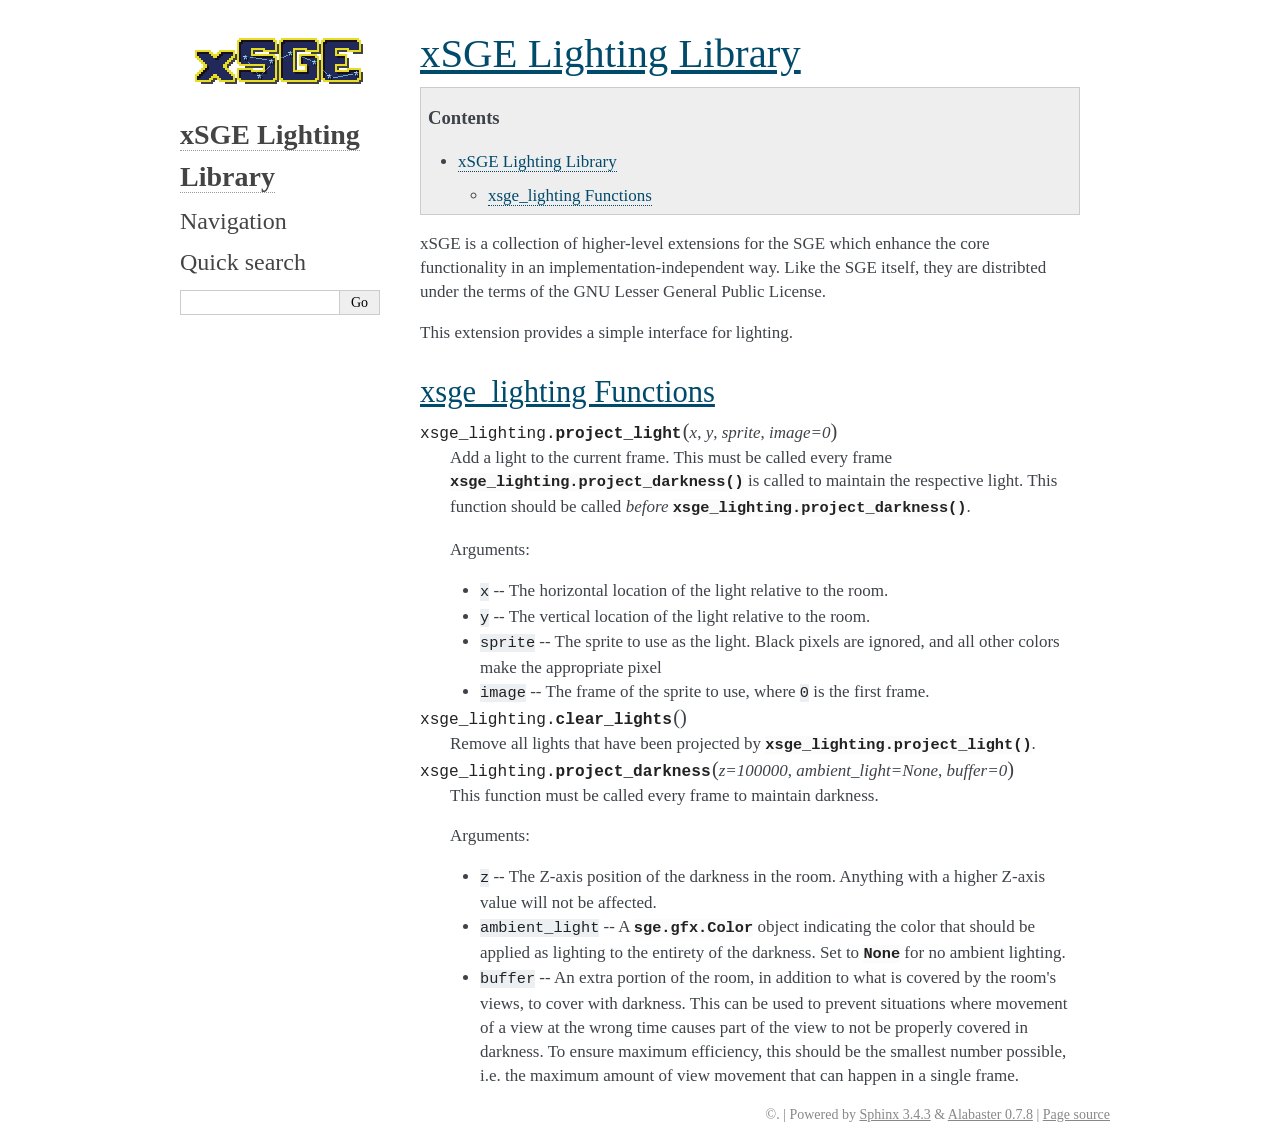
<file: doc/xsge_lighting/index.html>
<!DOCTYPE html>

<html>
  <head>
    <meta charset="utf-8" />
    <meta name="viewport" content="width=device-width, initial-scale=1.0" />
    <title>xSGE Lighting Library &#8212; xSGE Lighting Library 1.0.3 documentation</title>
    <link rel="stylesheet" href="_static/pygments.css" type="text/css" />
    <link rel="stylesheet" href="_static/alabaster.css" type="text/css" />
    <script id="documentation_options" data-url_root="./" src="_static/documentation_options.js"></script>
    <script src="_static/jquery.js"></script>
    <script src="_static/underscore.js"></script>
    <script src="_static/doctools.js"></script>
    <link rel="shortcut icon" href="_static/favicon.ico"/>
    <link rel="index" title="Index" href="genindex.html" />
    <link rel="search" title="Search" href="search.html" />
   
  <link rel="stylesheet" href="_static/custom.css" type="text/css" />
  
  <meta name="viewport" content="width=device-width, initial-scale=0.9, maximum-scale=0.9" />

  </head><body>
  

    <div class="document">
      <div class="documentwrapper">
        <div class="bodywrapper">
          <div class="body" role="main">
            
  <div class="section" id="xsge-lighting-library">
<h1><a class="toc-backref" href="#id1">xSGE Lighting Library</a><a class="headerlink" href="#xsge-lighting-library" title="Permalink to this headline">¶</a></h1>
<div class="contents topic" id="contents">
<p class="topic-title">Contents</p>
<ul class="simple">
<li><p><a class="reference internal" href="#xsge-lighting-library" id="id1">xSGE Lighting Library</a></p>
<ul>
<li><p><a class="reference internal" href="#xsge-lighting-functions" id="id2">xsge_lighting Functions</a></p></li>
</ul>
</li>
</ul>
</div>
<span class="target" id="module-xsge_lighting"></span><p>xSGE is a collection of higher-level extensions for the SGE which
enhance the core functionality in an implementation-independent way.
Like the SGE itself, they are distribted under the terms of the GNU
Lesser General Public License.</p>
<p>This extension provides a simple interface for lighting.</p>
<div class="section" id="xsge-lighting-functions">
<h2><a class="toc-backref" href="#id2">xsge_lighting Functions</a><a class="headerlink" href="#xsge-lighting-functions" title="Permalink to this headline">¶</a></h2>
<dl class="py function">
<dt id="xsge_lighting.project_light">
<code class="sig-prename descclassname">xsge_lighting.</code><code class="sig-name descname">project_light</code><span class="sig-paren">(</span><em class="sig-param"><span class="n">x</span></em>, <em class="sig-param"><span class="n">y</span></em>, <em class="sig-param"><span class="n">sprite</span></em>, <em class="sig-param"><span class="n">image</span><span class="o">=</span><span class="default_value">0</span></em><span class="sig-paren">)</span><a class="headerlink" href="#xsge_lighting.project_light" title="Permalink to this definition">¶</a></dt>
<dd><p>Add a light to the current frame.  This must be called every frame
<a class="reference internal" href="#xsge_lighting.project_darkness" title="xsge_lighting.project_darkness"><code class="xref py py-func docutils literal notranslate"><span class="pre">xsge_lighting.project_darkness()</span></code></a> is called to maintain the
respective light.  This function should be called <em>before</em>
<a class="reference internal" href="#xsge_lighting.project_darkness" title="xsge_lighting.project_darkness"><code class="xref py py-func docutils literal notranslate"><span class="pre">xsge_lighting.project_darkness()</span></code></a>.</p>
<p>Arguments:</p>
<ul class="simple">
<li><p><code class="docutils literal notranslate"><span class="pre">x</span></code> -- The horizontal location of the light relative to the
room.</p></li>
<li><p><code class="docutils literal notranslate"><span class="pre">y</span></code> -- The vertical location of the light relative to the room.</p></li>
<li><p><code class="docutils literal notranslate"><span class="pre">sprite</span></code> -- The sprite to use as the light.  Black pixels are
ignored, and all other colors make the appropriate pixel</p></li>
<li><p><code class="docutils literal notranslate"><span class="pre">image</span></code> -- The frame of the sprite to use, where <code class="docutils literal notranslate"><span class="pre">0</span></code> is the
first frame.</p></li>
</ul>
</dd></dl>

<dl class="py function">
<dt id="xsge_lighting.clear_lights">
<code class="sig-prename descclassname">xsge_lighting.</code><code class="sig-name descname">clear_lights</code><span class="sig-paren">(</span><span class="sig-paren">)</span><a class="headerlink" href="#xsge_lighting.clear_lights" title="Permalink to this definition">¶</a></dt>
<dd><p>Remove all lights that have been projected by
<a class="reference internal" href="#xsge_lighting.project_light" title="xsge_lighting.project_light"><code class="xref py py-func docutils literal notranslate"><span class="pre">xsge_lighting.project_light()</span></code></a>.</p>
</dd></dl>

<dl class="py function">
<dt id="xsge_lighting.project_darkness">
<code class="sig-prename descclassname">xsge_lighting.</code><code class="sig-name descname">project_darkness</code><span class="sig-paren">(</span><em class="sig-param"><span class="n">z</span><span class="o">=</span><span class="default_value">100000</span></em>, <em class="sig-param"><span class="n">ambient_light</span><span class="o">=</span><span class="default_value">None</span></em>, <em class="sig-param"><span class="n">buffer</span><span class="o">=</span><span class="default_value">0</span></em><span class="sig-paren">)</span><a class="headerlink" href="#xsge_lighting.project_darkness" title="Permalink to this definition">¶</a></dt>
<dd><p>This function must be called every frame to maintain darkness.</p>
<p>Arguments:</p>
<ul class="simple">
<li><p><code class="docutils literal notranslate"><span class="pre">z</span></code> -- The Z-axis position of the darkness in the room.
Anything with a higher Z-axis value will not be affected.</p></li>
<li><p><code class="docutils literal notranslate"><span class="pre">ambient_light</span></code> -- A <code class="xref py py-class docutils literal notranslate"><span class="pre">sge.gfx.Color</span></code> object indicating
the color that should be applied as lighting to the entirety of
the darkness.  Set to <code class="xref py py-const docutils literal notranslate"><span class="pre">None</span></code> for no ambient lighting.</p></li>
<li><p><code class="docutils literal notranslate"><span class="pre">buffer</span></code> -- An extra portion of the room, in addition to what is
covered by the room's views, to cover with darkness.  This can be
used to prevent situations where movement of a view at the wrong
time causes part of the view to not be properly covered in
darkness.  To ensure maximum efficiency, this should be the
smallest number possible, i.e. the maximum amount of view movement
that can happen in a single frame.</p></li>
</ul>
</dd></dl>

</div>
</div>


          </div>
        </div>
      </div>
      <div class="sphinxsidebar" role="navigation" aria-label="main navigation">
        <div class="sphinxsidebarwrapper">
            <p class="logo"><a href="#">
              <img class="logo" src="_static/xsge_logo_alpha_black.png" alt="Logo"/>
            </a></p>
<h1 class="logo"><a href="#">xSGE Lighting Library</a></h1>








<h3>Navigation</h3>

<div class="relations">
<h3>Related Topics</h3>
<ul>
  <li><a href="#">Documentation overview</a><ul>
  </ul></li>
</ul>
</div>
<div id="searchbox" style="display: none" role="search">
  <h3 id="searchlabel">Quick search</h3>
    <div class="searchformwrapper">
    <form class="search" action="search.html" method="get">
      <input type="text" name="q" aria-labelledby="searchlabel" />
      <input type="submit" value="Go" />
    </form>
    </div>
</div>
<script>$('#searchbox').show(0);</script>
        </div>
      </div>
      <div class="clearer"></div>
    </div>
    <div class="footer">
      &copy;.
      
      |
      Powered by <a href="http://sphinx-doc.org/">Sphinx 3.4.3</a>
      &amp; <a href="https://github.com/bitprophet/alabaster">Alabaster 0.7.8</a>
      
      |
      <a href="_sources/index.rst.txt"
          rel="nofollow">Page source</a>
    </div>

    

    
  </body>
</html>
</file>
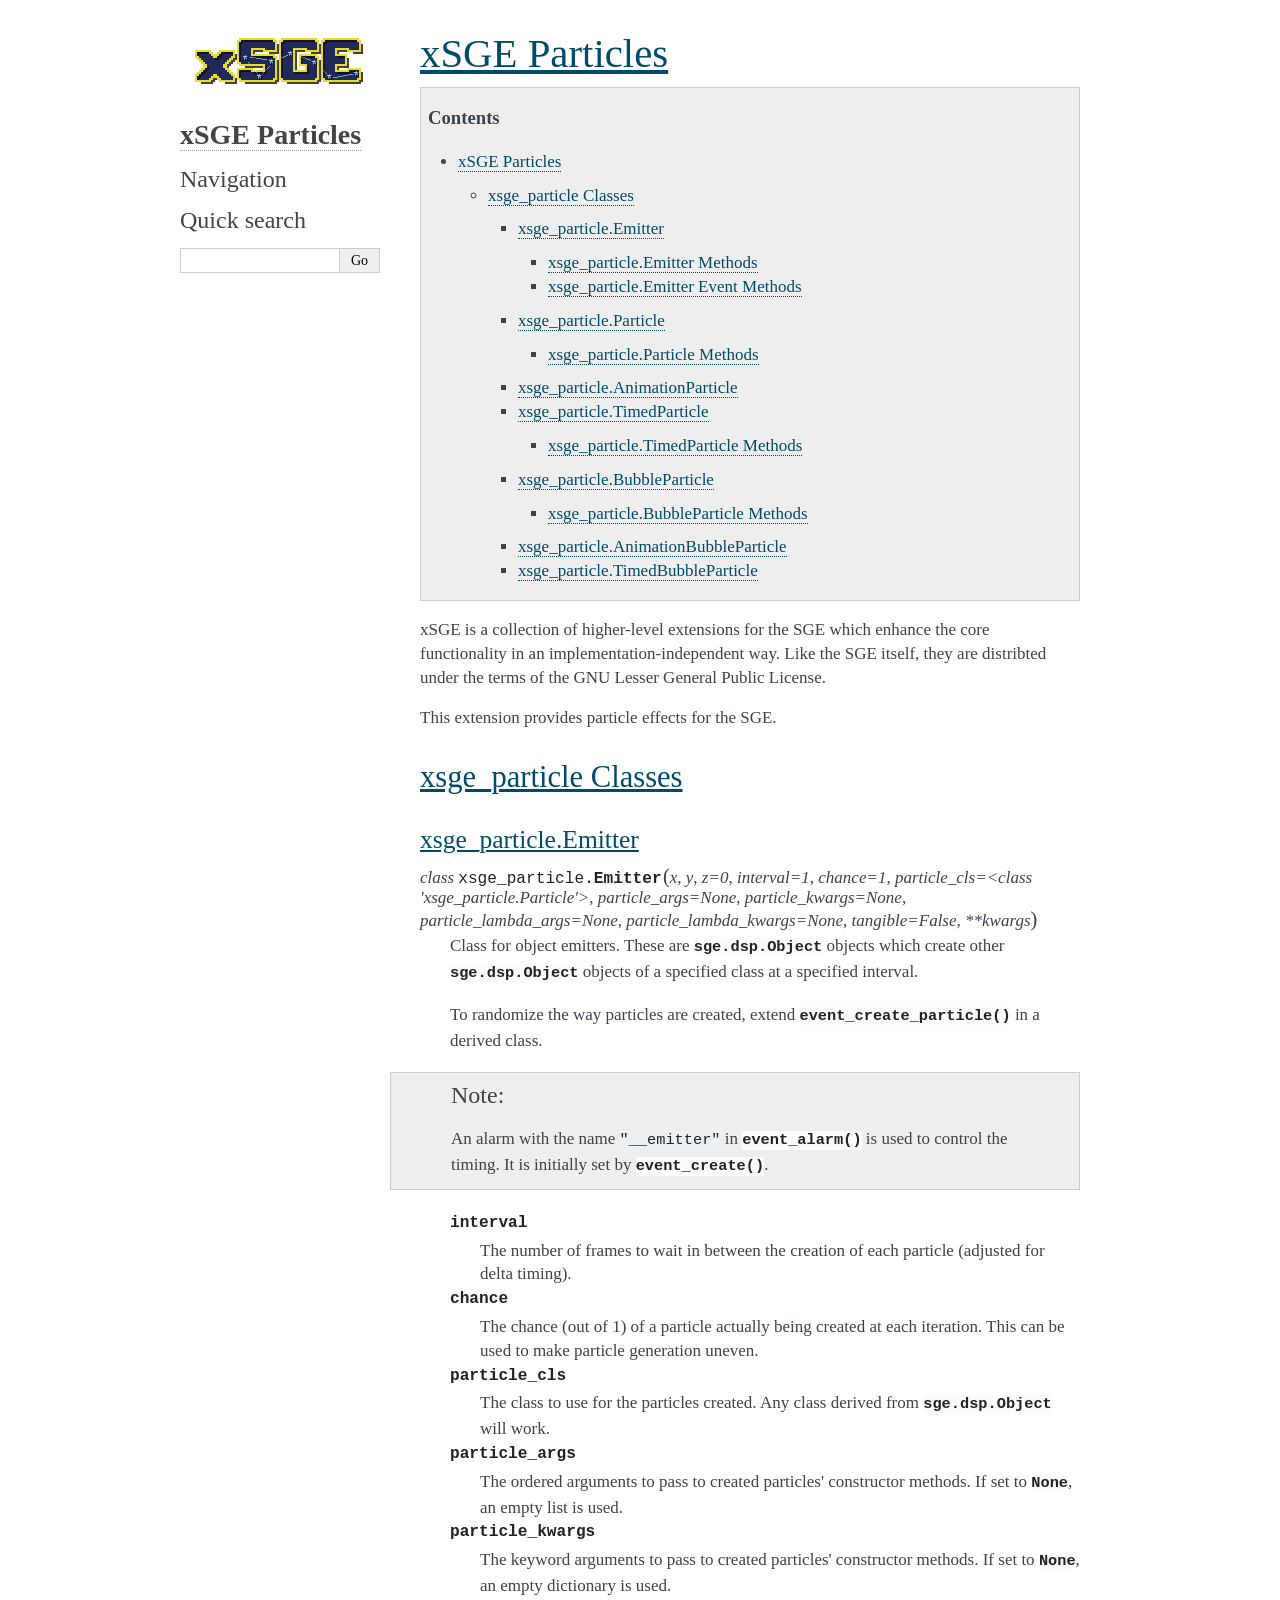
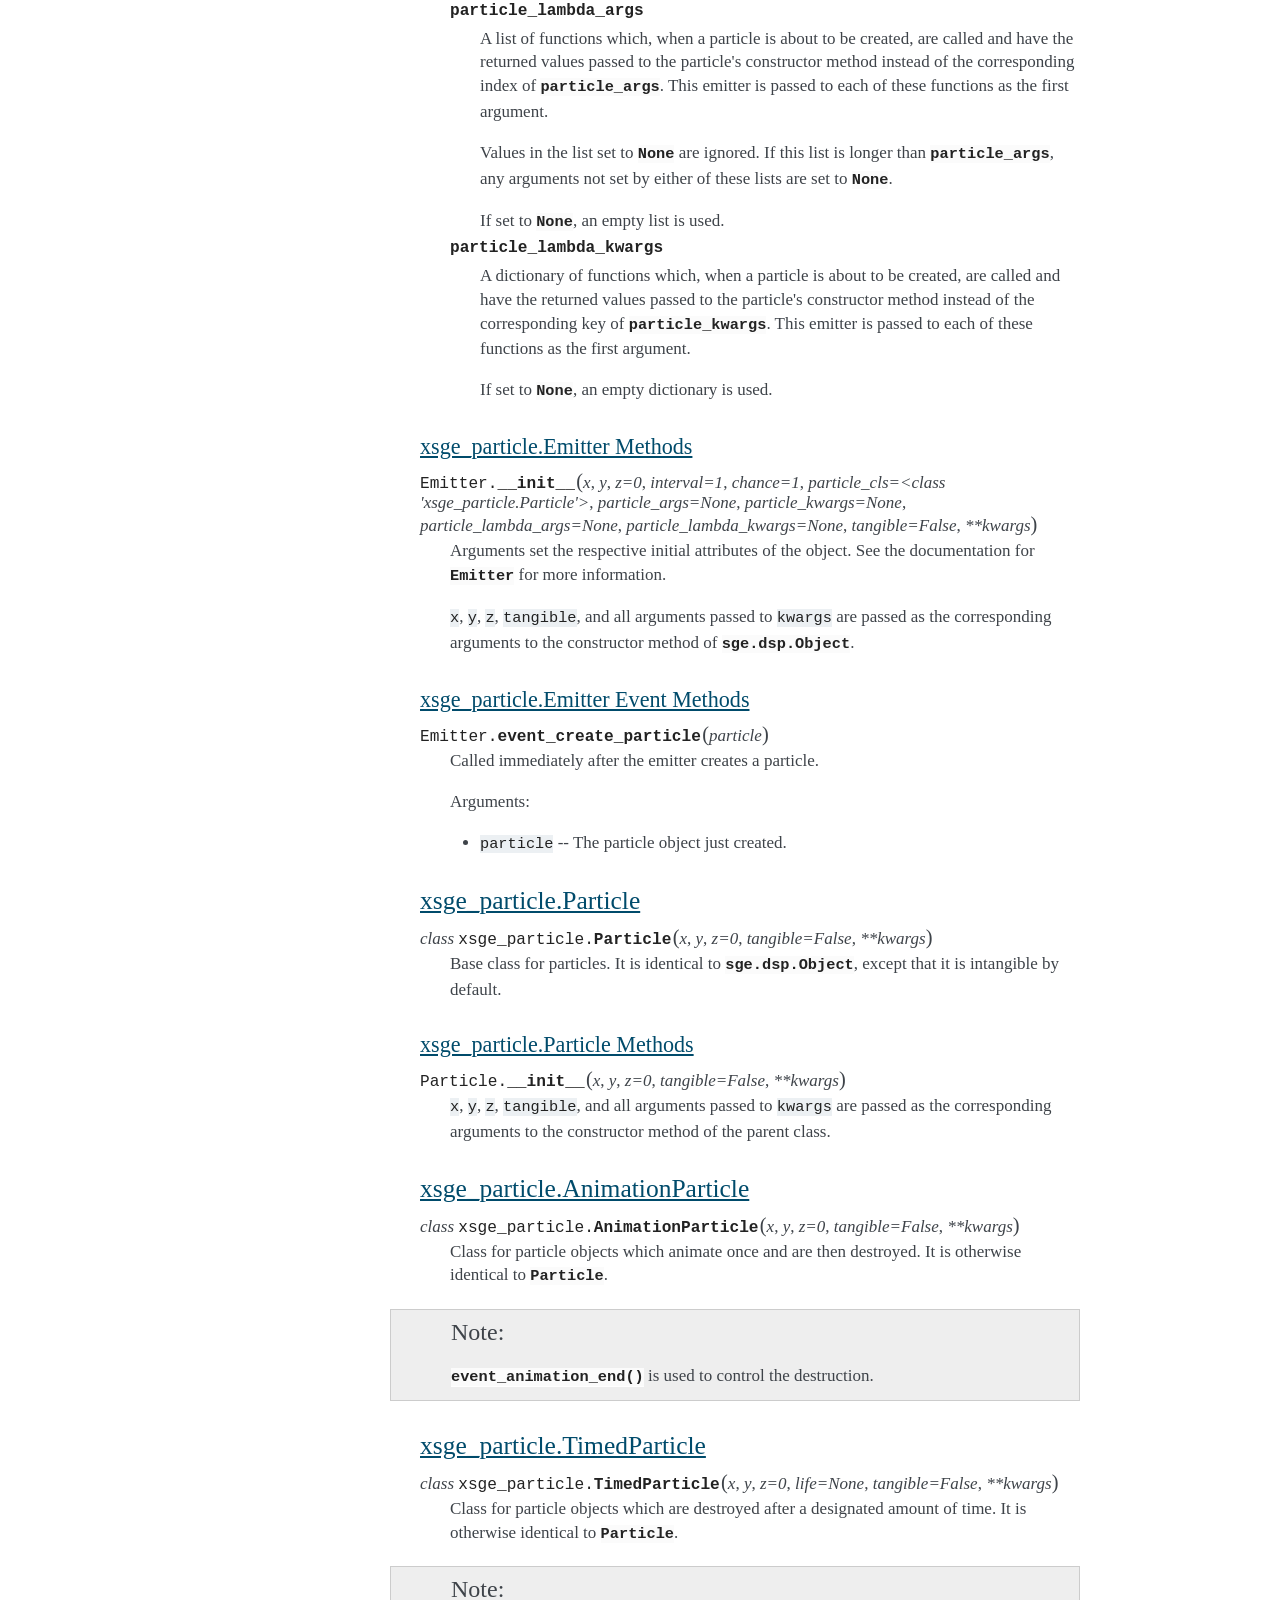
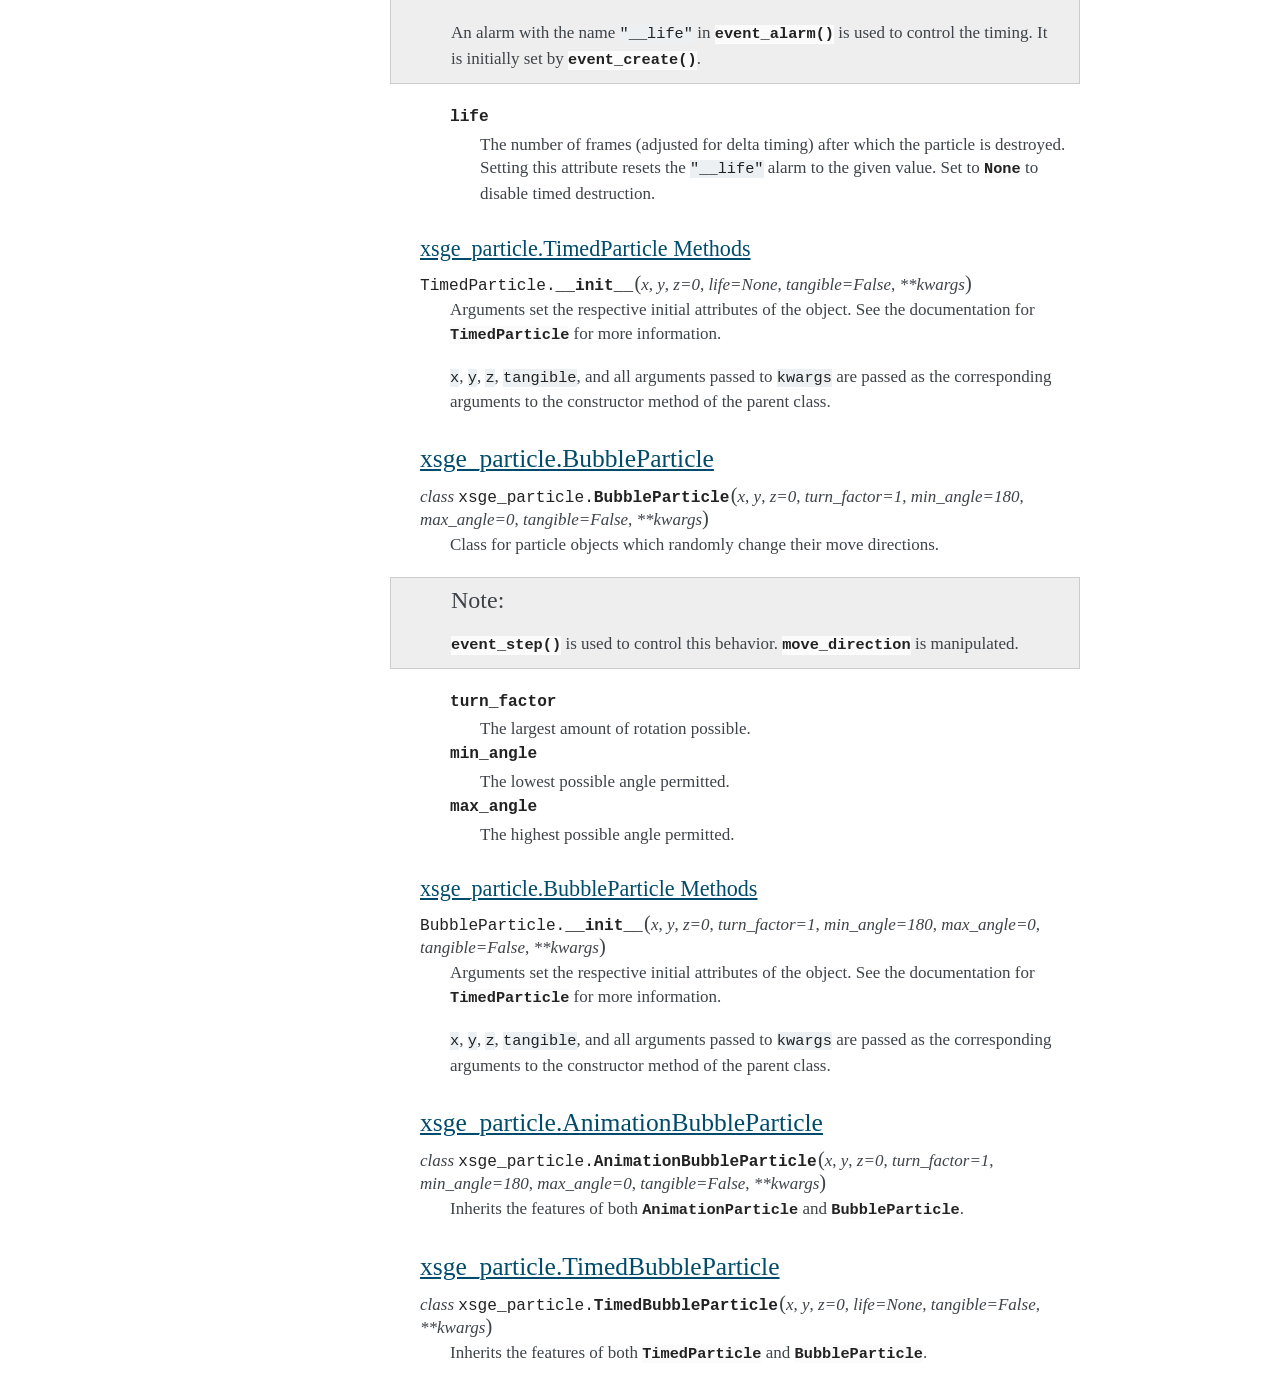
<file: doc/xsge_particle/index.html>
<!DOCTYPE html>

<html>
  <head>
    <meta charset="utf-8" />
    <meta name="viewport" content="width=device-width, initial-scale=1.0" />
    <title>xSGE Particles &#8212; xSGE Particles 1.0.1 documentation</title>
    <link rel="stylesheet" href="_static/pygments.css" type="text/css" />
    <link rel="stylesheet" href="_static/alabaster.css" type="text/css" />
    <script id="documentation_options" data-url_root="./" src="_static/documentation_options.js"></script>
    <script src="_static/jquery.js"></script>
    <script src="_static/underscore.js"></script>
    <script src="_static/doctools.js"></script>
    <link rel="shortcut icon" href="_static/favicon.ico"/>
    <link rel="index" title="Index" href="genindex.html" />
    <link rel="search" title="Search" href="search.html" />
   
  <link rel="stylesheet" href="_static/custom.css" type="text/css" />
  
  <meta name="viewport" content="width=device-width, initial-scale=0.9, maximum-scale=0.9" />

  </head><body>
  

    <div class="document">
      <div class="documentwrapper">
        <div class="bodywrapper">
          <div class="body" role="main">
            
  <div class="section" id="xsge-particles">
<h1><a class="toc-backref" href="#id1">xSGE Particles</a><a class="headerlink" href="#xsge-particles" title="Permalink to this headline">¶</a></h1>
<div class="contents topic" id="contents">
<p class="topic-title">Contents</p>
<ul class="simple">
<li><p><a class="reference internal" href="#xsge-particles" id="id1">xSGE Particles</a></p>
<ul>
<li><p><a class="reference internal" href="#xsge-particle-classes" id="id2">xsge_particle Classes</a></p>
<ul>
<li><p><a class="reference internal" href="#xsge-particle-emitter" id="id3">xsge_particle.Emitter</a></p>
<ul>
<li><p><a class="reference internal" href="#xsge-particle-emitter-methods" id="id4">xsge_particle.Emitter Methods</a></p></li>
<li><p><a class="reference internal" href="#xsge-particle-emitter-event-methods" id="id5">xsge_particle.Emitter Event Methods</a></p></li>
</ul>
</li>
<li><p><a class="reference internal" href="#xsge-particle-particle" id="id6">xsge_particle.Particle</a></p>
<ul>
<li><p><a class="reference internal" href="#xsge-particle-particle-methods" id="id7">xsge_particle.Particle Methods</a></p></li>
</ul>
</li>
<li><p><a class="reference internal" href="#xsge-particle-animationparticle" id="id8">xsge_particle.AnimationParticle</a></p></li>
<li><p><a class="reference internal" href="#xsge-particle-timedparticle" id="id9">xsge_particle.TimedParticle</a></p>
<ul>
<li><p><a class="reference internal" href="#xsge-particle-timedparticle-methods" id="id10">xsge_particle.TimedParticle Methods</a></p></li>
</ul>
</li>
<li><p><a class="reference internal" href="#xsge-particle-bubbleparticle" id="id11">xsge_particle.BubbleParticle</a></p>
<ul>
<li><p><a class="reference internal" href="#xsge-particle-bubbleparticle-methods" id="id12">xsge_particle.BubbleParticle Methods</a></p></li>
</ul>
</li>
<li><p><a class="reference internal" href="#xsge-particle-animationbubbleparticle" id="id13">xsge_particle.AnimationBubbleParticle</a></p></li>
<li><p><a class="reference internal" href="#xsge-particle-timedbubbleparticle" id="id14">xsge_particle.TimedBubbleParticle</a></p></li>
</ul>
</li>
</ul>
</li>
</ul>
</div>
<span class="target" id="module-xsge_particle"></span><p>xSGE is a collection of higher-level extensions for the SGE which
enhance the core functionality in an implementation-independent way.
Like the SGE itself, they are distribted under the terms of the GNU
Lesser General Public License.</p>
<p>This extension provides particle effects for the SGE.</p>
<div class="section" id="xsge-particle-classes">
<h2><a class="toc-backref" href="#id2">xsge_particle Classes</a><a class="headerlink" href="#xsge-particle-classes" title="Permalink to this headline">¶</a></h2>
<div class="section" id="xsge-particle-emitter">
<h3><a class="toc-backref" href="#id3">xsge_particle.Emitter</a><a class="headerlink" href="#xsge-particle-emitter" title="Permalink to this headline">¶</a></h3>
<dl class="py class">
<dt id="xsge_particle.Emitter">
<em class="property">class </em><code class="sig-prename descclassname">xsge_particle.</code><code class="sig-name descname">Emitter</code><span class="sig-paren">(</span><em class="sig-param">x</em>, <em class="sig-param">y</em>, <em class="sig-param">z=0</em>, <em class="sig-param">interval=1</em>, <em class="sig-param">chance=1</em>, <em class="sig-param">particle_cls=&lt;class 'xsge_particle.Particle'&gt;</em>, <em class="sig-param">particle_args=None</em>, <em class="sig-param">particle_kwargs=None</em>, <em class="sig-param">particle_lambda_args=None</em>, <em class="sig-param">particle_lambda_kwargs=None</em>, <em class="sig-param">tangible=False</em>, <em class="sig-param">**kwargs</em><span class="sig-paren">)</span><a class="headerlink" href="#xsge_particle.Emitter" title="Permalink to this definition">¶</a></dt>
<dd><p>Class for object emitters.  These are <code class="xref py py-class docutils literal notranslate"><span class="pre">sge.dsp.Object</span></code>
objects which create other <code class="xref py py-class docutils literal notranslate"><span class="pre">sge.dsp.Object</span></code> objects of a
specified class at a specified interval.</p>
<p>To randomize the way particles are created, extend
<a class="reference internal" href="#xsge_particle.Emitter.event_create_particle" title="xsge_particle.Emitter.event_create_particle"><code class="xref py py-meth docutils literal notranslate"><span class="pre">event_create_particle()</span></code></a> in a derived class.</p>
<div class="admonition note">
<p class="admonition-title">Note</p>
<p>An alarm with the name <code class="docutils literal notranslate"><span class="pre">&quot;__emitter&quot;</span></code> in <code class="xref py py-meth docutils literal notranslate"><span class="pre">event_alarm()</span></code> is
used to control the timing.  It is initially set by
<code class="xref py py-meth docutils literal notranslate"><span class="pre">event_create()</span></code>.</p>
</div>
<dl class="py attribute">
<dt id="xsge_particle.Emitter.interval">
<code class="sig-name descname">interval</code><a class="headerlink" href="#xsge_particle.Emitter.interval" title="Permalink to this definition">¶</a></dt>
<dd><p>The number of frames to wait in between the creation of each
particle (adjusted for delta timing).</p>
</dd></dl>

<dl class="py attribute">
<dt id="xsge_particle.Emitter.chance">
<code class="sig-name descname">chance</code><a class="headerlink" href="#xsge_particle.Emitter.chance" title="Permalink to this definition">¶</a></dt>
<dd><p>The chance (out of 1) of a particle actually being created at
each iteration.  This can be used to make particle generation
uneven.</p>
</dd></dl>

<dl class="py attribute">
<dt id="xsge_particle.Emitter.particle_cls">
<code class="sig-name descname">particle_cls</code><a class="headerlink" href="#xsge_particle.Emitter.particle_cls" title="Permalink to this definition">¶</a></dt>
<dd><p>The class to use for the particles created.  Any class derived
from <code class="xref py py-class docutils literal notranslate"><span class="pre">sge.dsp.Object</span></code> will work.</p>
</dd></dl>

<dl class="py attribute">
<dt id="xsge_particle.Emitter.particle_args">
<code class="sig-name descname">particle_args</code><a class="headerlink" href="#xsge_particle.Emitter.particle_args" title="Permalink to this definition">¶</a></dt>
<dd><p>The ordered arguments to pass to created particles' constructor
methods.  If set to <code class="xref py py-const docutils literal notranslate"><span class="pre">None</span></code>, an empty list is used.</p>
</dd></dl>

<dl class="py attribute">
<dt id="xsge_particle.Emitter.particle_kwargs">
<code class="sig-name descname">particle_kwargs</code><a class="headerlink" href="#xsge_particle.Emitter.particle_kwargs" title="Permalink to this definition">¶</a></dt>
<dd><p>The keyword arguments to pass to created particles' constructor
methods.  If set to <code class="xref py py-const docutils literal notranslate"><span class="pre">None</span></code>, an empty dictionary is used.</p>
</dd></dl>

<dl class="py attribute">
<dt id="xsge_particle.Emitter.particle_lambda_args">
<code class="sig-name descname">particle_lambda_args</code><a class="headerlink" href="#xsge_particle.Emitter.particle_lambda_args" title="Permalink to this definition">¶</a></dt>
<dd><p>A list of functions which, when a particle is about to be
created, are called and have the returned values passed to the
particle's constructor method instead of the corresponding index
of <a class="reference internal" href="#xsge_particle.Emitter.particle_args" title="xsge_particle.Emitter.particle_args"><code class="xref py py-attr docutils literal notranslate"><span class="pre">particle_args</span></code></a>.  This emitter is passed to each of
these functions as the first argument.</p>
<p>Values in the list set to <code class="xref py py-const docutils literal notranslate"><span class="pre">None</span></code> are ignored.  If this
list is longer than <a class="reference internal" href="#xsge_particle.Emitter.particle_args" title="xsge_particle.Emitter.particle_args"><code class="xref py py-attr docutils literal notranslate"><span class="pre">particle_args</span></code></a>, any arguments not set
by either of these lists are set to <code class="xref py py-const docutils literal notranslate"><span class="pre">None</span></code>.</p>
<p>If set to <code class="xref py py-const docutils literal notranslate"><span class="pre">None</span></code>, an empty list is used.</p>
</dd></dl>

<dl class="py attribute">
<dt id="xsge_particle.Emitter.particle_lambda_kwargs">
<code class="sig-name descname">particle_lambda_kwargs</code><a class="headerlink" href="#xsge_particle.Emitter.particle_lambda_kwargs" title="Permalink to this definition">¶</a></dt>
<dd><p>A dictionary of functions which, when a particle is about to be
created, are called and have the returned values passed to the
particle's constructor method instead of the corresponding key of
<a class="reference internal" href="#xsge_particle.Emitter.particle_kwargs" title="xsge_particle.Emitter.particle_kwargs"><code class="xref py py-attr docutils literal notranslate"><span class="pre">particle_kwargs</span></code></a>.  This emitter is passed to each of these
functions as the first argument.</p>
<p>If set to <code class="xref py py-const docutils literal notranslate"><span class="pre">None</span></code>, an empty dictionary is used.</p>
</dd></dl>

</dd></dl>

<div class="section" id="xsge-particle-emitter-methods">
<h4><a class="toc-backref" href="#id4">xsge_particle.Emitter Methods</a><a class="headerlink" href="#xsge-particle-emitter-methods" title="Permalink to this headline">¶</a></h4>
<dl class="py method">
<dt id="xsge_particle.Emitter.__init__">
<code class="sig-prename descclassname">Emitter.</code><code class="sig-name descname">__init__</code><span class="sig-paren">(</span><em class="sig-param">x</em>, <em class="sig-param">y</em>, <em class="sig-param">z=0</em>, <em class="sig-param">interval=1</em>, <em class="sig-param">chance=1</em>, <em class="sig-param">particle_cls=&lt;class 'xsge_particle.Particle'&gt;</em>, <em class="sig-param">particle_args=None</em>, <em class="sig-param">particle_kwargs=None</em>, <em class="sig-param">particle_lambda_args=None</em>, <em class="sig-param">particle_lambda_kwargs=None</em>, <em class="sig-param">tangible=False</em>, <em class="sig-param">**kwargs</em><span class="sig-paren">)</span><a class="headerlink" href="#xsge_particle.Emitter.__init__" title="Permalink to this definition">¶</a></dt>
<dd><p>Arguments set the respective initial attributes of the object.
See the documentation for <a class="reference internal" href="#xsge_particle.Emitter" title="xsge_particle.Emitter"><code class="xref py py-class docutils literal notranslate"><span class="pre">Emitter</span></code></a> for more information.</p>
<p><code class="docutils literal notranslate"><span class="pre">x</span></code>, <code class="docutils literal notranslate"><span class="pre">y</span></code>, <code class="docutils literal notranslate"><span class="pre">z</span></code>, <code class="docutils literal notranslate"><span class="pre">tangible</span></code>, and all arguments passed to
<code class="docutils literal notranslate"><span class="pre">kwargs</span></code> are passed as the corresponding arguments to the
constructor method of <code class="xref py py-class docutils literal notranslate"><span class="pre">sge.dsp.Object</span></code>.</p>
</dd></dl>

</div>
<div class="section" id="xsge-particle-emitter-event-methods">
<h4><a class="toc-backref" href="#id5">xsge_particle.Emitter Event Methods</a><a class="headerlink" href="#xsge-particle-emitter-event-methods" title="Permalink to this headline">¶</a></h4>
<dl class="py method">
<dt id="xsge_particle.Emitter.event_create_particle">
<code class="sig-prename descclassname">Emitter.</code><code class="sig-name descname">event_create_particle</code><span class="sig-paren">(</span><em class="sig-param"><span class="n">particle</span></em><span class="sig-paren">)</span><a class="headerlink" href="#xsge_particle.Emitter.event_create_particle" title="Permalink to this definition">¶</a></dt>
<dd><p>Called immediately after the emitter creates a particle.</p>
<p>Arguments:</p>
<ul class="simple">
<li><p><code class="docutils literal notranslate"><span class="pre">particle</span></code> -- The particle object just created.</p></li>
</ul>
</dd></dl>

</div>
</div>
<div class="section" id="xsge-particle-particle">
<h3><a class="toc-backref" href="#id6">xsge_particle.Particle</a><a class="headerlink" href="#xsge-particle-particle" title="Permalink to this headline">¶</a></h3>
<dl class="py class">
<dt id="xsge_particle.Particle">
<em class="property">class </em><code class="sig-prename descclassname">xsge_particle.</code><code class="sig-name descname">Particle</code><span class="sig-paren">(</span><em class="sig-param"><span class="n">x</span></em>, <em class="sig-param"><span class="n">y</span></em>, <em class="sig-param"><span class="n">z</span><span class="o">=</span><span class="default_value">0</span></em>, <em class="sig-param"><span class="n">tangible</span><span class="o">=</span><span class="default_value">False</span></em>, <em class="sig-param"><span class="o">**</span><span class="n">kwargs</span></em><span class="sig-paren">)</span><a class="headerlink" href="#xsge_particle.Particle" title="Permalink to this definition">¶</a></dt>
<dd><p>Base class for particles.  It is identical to
<code class="xref py py-class docutils literal notranslate"><span class="pre">sge.dsp.Object</span></code>, except that it is intangible by default.</p>
</dd></dl>

<div class="section" id="xsge-particle-particle-methods">
<h4><a class="toc-backref" href="#id7">xsge_particle.Particle Methods</a><a class="headerlink" href="#xsge-particle-particle-methods" title="Permalink to this headline">¶</a></h4>
<dl class="py method">
<dt id="xsge_particle.Particle.__init__">
<code class="sig-prename descclassname">Particle.</code><code class="sig-name descname">__init__</code><span class="sig-paren">(</span><em class="sig-param"><span class="n">x</span></em>, <em class="sig-param"><span class="n">y</span></em>, <em class="sig-param"><span class="n">z</span><span class="o">=</span><span class="default_value">0</span></em>, <em class="sig-param"><span class="n">tangible</span><span class="o">=</span><span class="default_value">False</span></em>, <em class="sig-param"><span class="o">**</span><span class="n">kwargs</span></em><span class="sig-paren">)</span><a class="headerlink" href="#xsge_particle.Particle.__init__" title="Permalink to this definition">¶</a></dt>
<dd><p><code class="docutils literal notranslate"><span class="pre">x</span></code>, <code class="docutils literal notranslate"><span class="pre">y</span></code>, <code class="docutils literal notranslate"><span class="pre">z</span></code>, <code class="docutils literal notranslate"><span class="pre">tangible</span></code>, and all arguments passed to
<code class="docutils literal notranslate"><span class="pre">kwargs</span></code> are passed as the corresponding arguments to the
constructor method of the parent class.</p>
</dd></dl>

</div>
</div>
<div class="section" id="xsge-particle-animationparticle">
<h3><a class="toc-backref" href="#id8">xsge_particle.AnimationParticle</a><a class="headerlink" href="#xsge-particle-animationparticle" title="Permalink to this headline">¶</a></h3>
<dl class="py class">
<dt id="xsge_particle.AnimationParticle">
<em class="property">class </em><code class="sig-prename descclassname">xsge_particle.</code><code class="sig-name descname">AnimationParticle</code><span class="sig-paren">(</span><em class="sig-param"><span class="n">x</span></em>, <em class="sig-param"><span class="n">y</span></em>, <em class="sig-param"><span class="n">z</span><span class="o">=</span><span class="default_value">0</span></em>, <em class="sig-param"><span class="n">tangible</span><span class="o">=</span><span class="default_value">False</span></em>, <em class="sig-param"><span class="o">**</span><span class="n">kwargs</span></em><span class="sig-paren">)</span><a class="headerlink" href="#xsge_particle.AnimationParticle" title="Permalink to this definition">¶</a></dt>
<dd><p>Class for particle objects which animate once and are then
destroyed.  It is otherwise identical to <a class="reference internal" href="#xsge_particle.Particle" title="xsge_particle.Particle"><code class="xref py py-class docutils literal notranslate"><span class="pre">Particle</span></code></a>.</p>
<div class="admonition note">
<p class="admonition-title">Note</p>
<p><code class="xref py py-meth docutils literal notranslate"><span class="pre">event_animation_end()</span></code> is used to control the destruction.</p>
</div>
</dd></dl>

</div>
<div class="section" id="xsge-particle-timedparticle">
<h3><a class="toc-backref" href="#id9">xsge_particle.TimedParticle</a><a class="headerlink" href="#xsge-particle-timedparticle" title="Permalink to this headline">¶</a></h3>
<dl class="py class">
<dt id="xsge_particle.TimedParticle">
<em class="property">class </em><code class="sig-prename descclassname">xsge_particle.</code><code class="sig-name descname">TimedParticle</code><span class="sig-paren">(</span><em class="sig-param"><span class="n">x</span></em>, <em class="sig-param"><span class="n">y</span></em>, <em class="sig-param"><span class="n">z</span><span class="o">=</span><span class="default_value">0</span></em>, <em class="sig-param"><span class="n">life</span><span class="o">=</span><span class="default_value">None</span></em>, <em class="sig-param"><span class="n">tangible</span><span class="o">=</span><span class="default_value">False</span></em>, <em class="sig-param"><span class="o">**</span><span class="n">kwargs</span></em><span class="sig-paren">)</span><a class="headerlink" href="#xsge_particle.TimedParticle" title="Permalink to this definition">¶</a></dt>
<dd><p>Class for particle objects which are destroyed after a designated
amount of time.  It is otherwise identical to <a class="reference internal" href="#xsge_particle.Particle" title="xsge_particle.Particle"><code class="xref py py-class docutils literal notranslate"><span class="pre">Particle</span></code></a>.</p>
<div class="admonition note">
<p class="admonition-title">Note</p>
<p>An alarm with the name <code class="docutils literal notranslate"><span class="pre">&quot;__life&quot;</span></code> in <code class="xref py py-meth docutils literal notranslate"><span class="pre">event_alarm()</span></code> is
used to control the timing.  It is initially set by
<code class="xref py py-meth docutils literal notranslate"><span class="pre">event_create()</span></code>.</p>
</div>
<dl class="py attribute">
<dt id="xsge_particle.TimedParticle.life">
<code class="sig-name descname">life</code><a class="headerlink" href="#xsge_particle.TimedParticle.life" title="Permalink to this definition">¶</a></dt>
<dd><p>The number of frames (adjusted for delta timing) after which the
particle is destroyed.  Setting this attribute resets the
<code class="docutils literal notranslate"><span class="pre">&quot;__life&quot;</span></code> alarm to the given value.  Set to <code class="xref py py-const docutils literal notranslate"><span class="pre">None</span></code> to
disable timed destruction.</p>
</dd></dl>

</dd></dl>

<div class="section" id="xsge-particle-timedparticle-methods">
<h4><a class="toc-backref" href="#id10">xsge_particle.TimedParticle Methods</a><a class="headerlink" href="#xsge-particle-timedparticle-methods" title="Permalink to this headline">¶</a></h4>
<dl class="py method">
<dt id="xsge_particle.TimedParticle.__init__">
<code class="sig-prename descclassname">TimedParticle.</code><code class="sig-name descname">__init__</code><span class="sig-paren">(</span><em class="sig-param"><span class="n">x</span></em>, <em class="sig-param"><span class="n">y</span></em>, <em class="sig-param"><span class="n">z</span><span class="o">=</span><span class="default_value">0</span></em>, <em class="sig-param"><span class="n">life</span><span class="o">=</span><span class="default_value">None</span></em>, <em class="sig-param"><span class="n">tangible</span><span class="o">=</span><span class="default_value">False</span></em>, <em class="sig-param"><span class="o">**</span><span class="n">kwargs</span></em><span class="sig-paren">)</span><a class="headerlink" href="#xsge_particle.TimedParticle.__init__" title="Permalink to this definition">¶</a></dt>
<dd><p>Arguments set the respective initial attributes of the object.
See the documentation for <a class="reference internal" href="#xsge_particle.TimedParticle" title="xsge_particle.TimedParticle"><code class="xref py py-class docutils literal notranslate"><span class="pre">TimedParticle</span></code></a> for more
information.</p>
<p><code class="docutils literal notranslate"><span class="pre">x</span></code>, <code class="docutils literal notranslate"><span class="pre">y</span></code>, <code class="docutils literal notranslate"><span class="pre">z</span></code>, <code class="docutils literal notranslate"><span class="pre">tangible</span></code>, and all arguments passed to
<code class="docutils literal notranslate"><span class="pre">kwargs</span></code> are passed as the corresponding arguments to the
constructor method of the parent class.</p>
</dd></dl>

</div>
</div>
<div class="section" id="xsge-particle-bubbleparticle">
<h3><a class="toc-backref" href="#id11">xsge_particle.BubbleParticle</a><a class="headerlink" href="#xsge-particle-bubbleparticle" title="Permalink to this headline">¶</a></h3>
<dl class="py class">
<dt id="xsge_particle.BubbleParticle">
<em class="property">class </em><code class="sig-prename descclassname">xsge_particle.</code><code class="sig-name descname">BubbleParticle</code><span class="sig-paren">(</span><em class="sig-param"><span class="n">x</span></em>, <em class="sig-param"><span class="n">y</span></em>, <em class="sig-param"><span class="n">z</span><span class="o">=</span><span class="default_value">0</span></em>, <em class="sig-param"><span class="n">turn_factor</span><span class="o">=</span><span class="default_value">1</span></em>, <em class="sig-param"><span class="n">min_angle</span><span class="o">=</span><span class="default_value">180</span></em>, <em class="sig-param"><span class="n">max_angle</span><span class="o">=</span><span class="default_value">0</span></em>, <em class="sig-param"><span class="n">tangible</span><span class="o">=</span><span class="default_value">False</span></em>, <em class="sig-param"><span class="o">**</span><span class="n">kwargs</span></em><span class="sig-paren">)</span><a class="headerlink" href="#xsge_particle.BubbleParticle" title="Permalink to this definition">¶</a></dt>
<dd><p>Class for particle objects which randomly change their move
directions.</p>
<div class="admonition note">
<p class="admonition-title">Note</p>
<p><code class="xref py py-meth docutils literal notranslate"><span class="pre">event_step()</span></code> is used to control this behavior.
<code class="xref py py-attr docutils literal notranslate"><span class="pre">move_direction</span></code> is manipulated.</p>
</div>
<dl class="py attribute">
<dt id="xsge_particle.BubbleParticle.turn_factor">
<code class="sig-name descname">turn_factor</code><a class="headerlink" href="#xsge_particle.BubbleParticle.turn_factor" title="Permalink to this definition">¶</a></dt>
<dd><p>The largest amount of rotation possible.</p>
</dd></dl>

<dl class="py attribute">
<dt id="xsge_particle.BubbleParticle.min_angle">
<code class="sig-name descname">min_angle</code><a class="headerlink" href="#xsge_particle.BubbleParticle.min_angle" title="Permalink to this definition">¶</a></dt>
<dd><p>The lowest possible angle permitted.</p>
</dd></dl>

<dl class="py attribute">
<dt id="xsge_particle.BubbleParticle.max_angle">
<code class="sig-name descname">max_angle</code><a class="headerlink" href="#xsge_particle.BubbleParticle.max_angle" title="Permalink to this definition">¶</a></dt>
<dd><p>The highest possible angle permitted.</p>
</dd></dl>

</dd></dl>

<div class="section" id="xsge-particle-bubbleparticle-methods">
<h4><a class="toc-backref" href="#id12">xsge_particle.BubbleParticle Methods</a><a class="headerlink" href="#xsge-particle-bubbleparticle-methods" title="Permalink to this headline">¶</a></h4>
<dl class="py method">
<dt id="xsge_particle.BubbleParticle.__init__">
<code class="sig-prename descclassname">BubbleParticle.</code><code class="sig-name descname">__init__</code><span class="sig-paren">(</span><em class="sig-param"><span class="n">x</span></em>, <em class="sig-param"><span class="n">y</span></em>, <em class="sig-param"><span class="n">z</span><span class="o">=</span><span class="default_value">0</span></em>, <em class="sig-param"><span class="n">turn_factor</span><span class="o">=</span><span class="default_value">1</span></em>, <em class="sig-param"><span class="n">min_angle</span><span class="o">=</span><span class="default_value">180</span></em>, <em class="sig-param"><span class="n">max_angle</span><span class="o">=</span><span class="default_value">0</span></em>, <em class="sig-param"><span class="n">tangible</span><span class="o">=</span><span class="default_value">False</span></em>, <em class="sig-param"><span class="o">**</span><span class="n">kwargs</span></em><span class="sig-paren">)</span><a class="headerlink" href="#xsge_particle.BubbleParticle.__init__" title="Permalink to this definition">¶</a></dt>
<dd><p>Arguments set the respective initial attributes of the object.
See the documentation for <a class="reference internal" href="#xsge_particle.TimedParticle" title="xsge_particle.TimedParticle"><code class="xref py py-class docutils literal notranslate"><span class="pre">TimedParticle</span></code></a> for more
information.</p>
<p><code class="docutils literal notranslate"><span class="pre">x</span></code>, <code class="docutils literal notranslate"><span class="pre">y</span></code>, <code class="docutils literal notranslate"><span class="pre">z</span></code>, <code class="docutils literal notranslate"><span class="pre">tangible</span></code>, and all arguments passed to
<code class="docutils literal notranslate"><span class="pre">kwargs</span></code> are passed as the corresponding arguments to the
constructor method of the parent class.</p>
</dd></dl>

</div>
</div>
<div class="section" id="xsge-particle-animationbubbleparticle">
<h3><a class="toc-backref" href="#id13">xsge_particle.AnimationBubbleParticle</a><a class="headerlink" href="#xsge-particle-animationbubbleparticle" title="Permalink to this headline">¶</a></h3>
<dl class="py class">
<dt id="xsge_particle.AnimationBubbleParticle">
<em class="property">class </em><code class="sig-prename descclassname">xsge_particle.</code><code class="sig-name descname">AnimationBubbleParticle</code><span class="sig-paren">(</span><em class="sig-param"><span class="n">x</span></em>, <em class="sig-param"><span class="n">y</span></em>, <em class="sig-param"><span class="n">z</span><span class="o">=</span><span class="default_value">0</span></em>, <em class="sig-param"><span class="n">turn_factor</span><span class="o">=</span><span class="default_value">1</span></em>, <em class="sig-param"><span class="n">min_angle</span><span class="o">=</span><span class="default_value">180</span></em>, <em class="sig-param"><span class="n">max_angle</span><span class="o">=</span><span class="default_value">0</span></em>, <em class="sig-param"><span class="n">tangible</span><span class="o">=</span><span class="default_value">False</span></em>, <em class="sig-param"><span class="o">**</span><span class="n">kwargs</span></em><span class="sig-paren">)</span><a class="headerlink" href="#xsge_particle.AnimationBubbleParticle" title="Permalink to this definition">¶</a></dt>
<dd><p>Inherits the features of both <a class="reference internal" href="#xsge_particle.AnimationParticle" title="xsge_particle.AnimationParticle"><code class="xref py py-class docutils literal notranslate"><span class="pre">AnimationParticle</span></code></a> and
<a class="reference internal" href="#xsge_particle.BubbleParticle" title="xsge_particle.BubbleParticle"><code class="xref py py-class docutils literal notranslate"><span class="pre">BubbleParticle</span></code></a>.</p>
</dd></dl>

</div>
<div class="section" id="xsge-particle-timedbubbleparticle">
<h3><a class="toc-backref" href="#id14">xsge_particle.TimedBubbleParticle</a><a class="headerlink" href="#xsge-particle-timedbubbleparticle" title="Permalink to this headline">¶</a></h3>
<dl class="py class">
<dt id="xsge_particle.TimedBubbleParticle">
<em class="property">class </em><code class="sig-prename descclassname">xsge_particle.</code><code class="sig-name descname">TimedBubbleParticle</code><span class="sig-paren">(</span><em class="sig-param"><span class="n">x</span></em>, <em class="sig-param"><span class="n">y</span></em>, <em class="sig-param"><span class="n">z</span><span class="o">=</span><span class="default_value">0</span></em>, <em class="sig-param"><span class="n">life</span><span class="o">=</span><span class="default_value">None</span></em>, <em class="sig-param"><span class="n">tangible</span><span class="o">=</span><span class="default_value">False</span></em>, <em class="sig-param"><span class="o">**</span><span class="n">kwargs</span></em><span class="sig-paren">)</span><a class="headerlink" href="#xsge_particle.TimedBubbleParticle" title="Permalink to this definition">¶</a></dt>
<dd><p>Inherits the features of both <a class="reference internal" href="#xsge_particle.TimedParticle" title="xsge_particle.TimedParticle"><code class="xref py py-class docutils literal notranslate"><span class="pre">TimedParticle</span></code></a> and
<a class="reference internal" href="#xsge_particle.BubbleParticle" title="xsge_particle.BubbleParticle"><code class="xref py py-class docutils literal notranslate"><span class="pre">BubbleParticle</span></code></a>.</p>
</dd></dl>

</div>
</div>
</div>


          </div>
        </div>
      </div>
      <div class="sphinxsidebar" role="navigation" aria-label="main navigation">
        <div class="sphinxsidebarwrapper">
            <p class="logo"><a href="#">
              <img class="logo" src="_static/xsge_logo_alpha_black.png" alt="Logo"/>
            </a></p>
<h1 class="logo"><a href="#">xSGE Particles</a></h1>








<h3>Navigation</h3>

<div class="relations">
<h3>Related Topics</h3>
<ul>
  <li><a href="#">Documentation overview</a><ul>
  </ul></li>
</ul>
</div>
<div id="searchbox" style="display: none" role="search">
  <h3 id="searchlabel">Quick search</h3>
    <div class="searchformwrapper">
    <form class="search" action="search.html" method="get">
      <input type="text" name="q" aria-labelledby="searchlabel" />
      <input type="submit" value="Go" />
    </form>
    </div>
</div>
<script>$('#searchbox').show(0);</script>
        </div>
      </div>
      <div class="clearer"></div>
    </div>
    <div class="footer">
      &copy;.
      
      |
      Powered by <a href="http://sphinx-doc.org/">Sphinx 3.4.3</a>
      &amp; <a href="https://github.com/bitprophet/alabaster">Alabaster 0.7.8</a>
      
      |
      <a href="_sources/index.rst.txt"
          rel="nofollow">Page source</a>
    </div>

    

    
  </body>
</html>
</file>
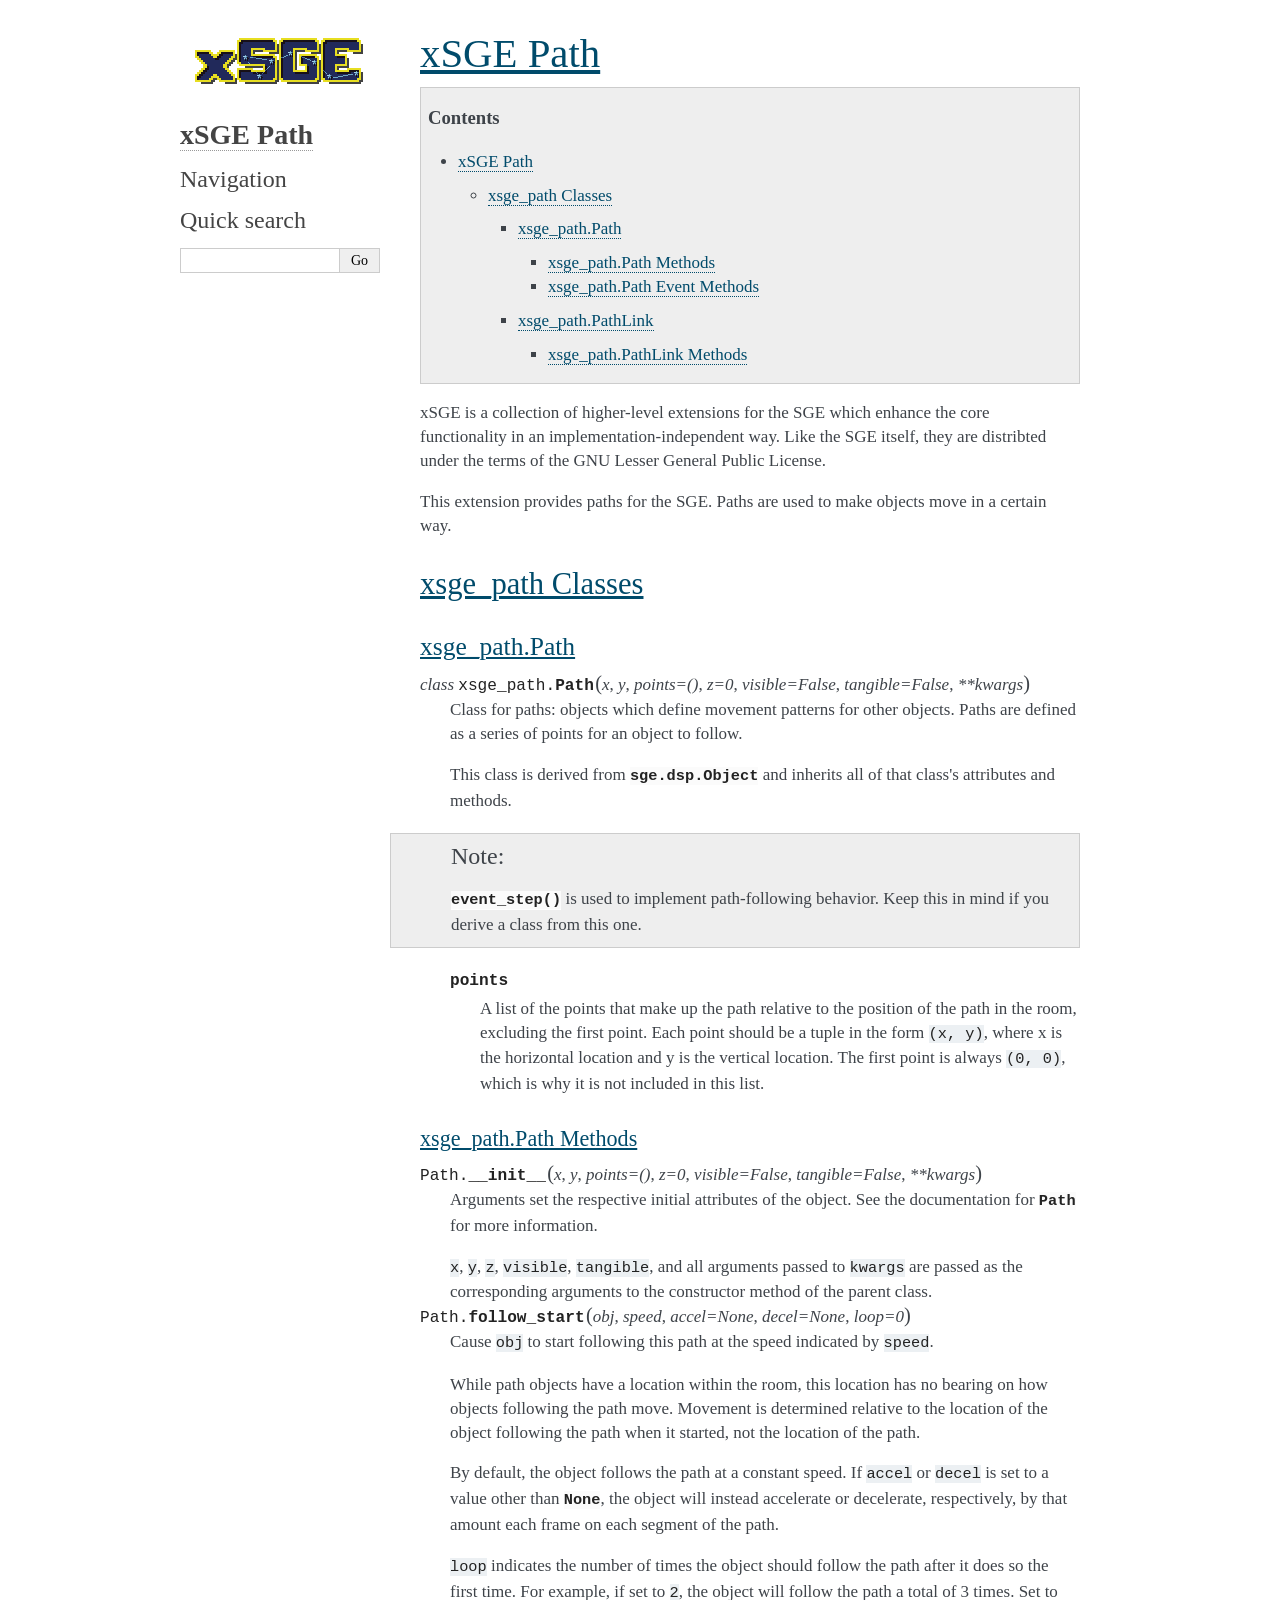
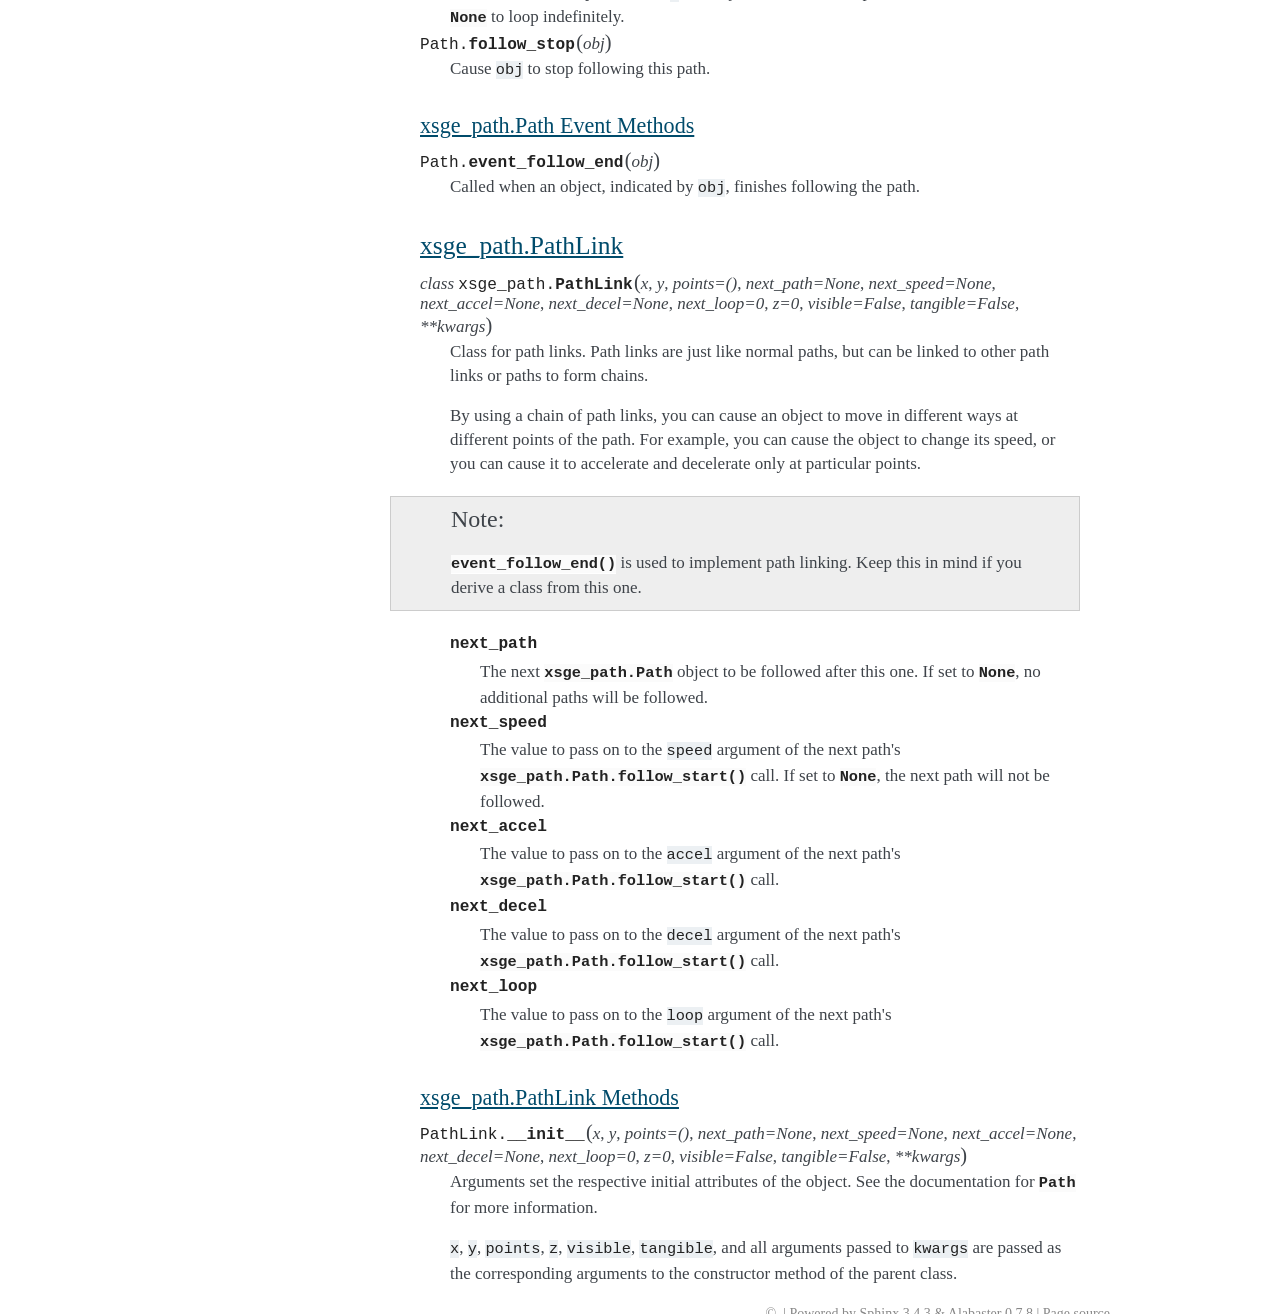
<file: doc/xsge_path/index.html>
<!DOCTYPE html>

<html>
  <head>
    <meta charset="utf-8" />
    <meta name="viewport" content="width=device-width, initial-scale=1.0" />
    <title>xSGE Path &#8212; xSGE Path 1.0.3 documentation</title>
    <link rel="stylesheet" href="_static/pygments.css" type="text/css" />
    <link rel="stylesheet" href="_static/alabaster.css" type="text/css" />
    <script id="documentation_options" data-url_root="./" src="_static/documentation_options.js"></script>
    <script src="_static/jquery.js"></script>
    <script src="_static/underscore.js"></script>
    <script src="_static/doctools.js"></script>
    <link rel="shortcut icon" href="_static/favicon.ico"/>
    <link rel="index" title="Index" href="genindex.html" />
    <link rel="search" title="Search" href="search.html" />
   
  <link rel="stylesheet" href="_static/custom.css" type="text/css" />
  
  <meta name="viewport" content="width=device-width, initial-scale=0.9, maximum-scale=0.9" />

  </head><body>
  

    <div class="document">
      <div class="documentwrapper">
        <div class="bodywrapper">
          <div class="body" role="main">
            
  <div class="section" id="xsge-path">
<h1><a class="toc-backref" href="#id1">xSGE Path</a><a class="headerlink" href="#xsge-path" title="Permalink to this headline">¶</a></h1>
<div class="contents topic" id="contents">
<p class="topic-title">Contents</p>
<ul class="simple">
<li><p><a class="reference internal" href="#xsge-path" id="id1">xSGE Path</a></p>
<ul>
<li><p><a class="reference internal" href="#xsge-path-classes" id="id2">xsge_path Classes</a></p>
<ul>
<li><p><a class="reference internal" href="#xsge-path-path" id="id3">xsge_path.Path</a></p>
<ul>
<li><p><a class="reference internal" href="#xsge-path-path-methods" id="id4">xsge_path.Path Methods</a></p></li>
<li><p><a class="reference internal" href="#xsge-path-path-event-methods" id="id5">xsge_path.Path Event Methods</a></p></li>
</ul>
</li>
<li><p><a class="reference internal" href="#xsge-path-pathlink" id="id6">xsge_path.PathLink</a></p>
<ul>
<li><p><a class="reference internal" href="#xsge-path-pathlink-methods" id="id7">xsge_path.PathLink Methods</a></p></li>
</ul>
</li>
</ul>
</li>
</ul>
</li>
</ul>
</div>
<span class="target" id="module-xsge_path"></span><p>xSGE is a collection of higher-level extensions for the SGE which
enhance the core functionality in an implementation-independent way.
Like the SGE itself, they are distribted under the terms of the GNU
Lesser General Public License.</p>
<p>This extension provides paths for the SGE.  Paths are used to make
objects move in a certain way.</p>
<div class="section" id="xsge-path-classes">
<h2><a class="toc-backref" href="#id2">xsge_path Classes</a><a class="headerlink" href="#xsge-path-classes" title="Permalink to this headline">¶</a></h2>
<div class="section" id="xsge-path-path">
<h3><a class="toc-backref" href="#id3">xsge_path.Path</a><a class="headerlink" href="#xsge-path-path" title="Permalink to this headline">¶</a></h3>
<dl class="py class">
<dt id="xsge_path.Path">
<em class="property">class </em><code class="sig-prename descclassname">xsge_path.</code><code class="sig-name descname">Path</code><span class="sig-paren">(</span><em class="sig-param"><span class="n">x</span></em>, <em class="sig-param"><span class="n">y</span></em>, <em class="sig-param"><span class="n">points</span><span class="o">=</span><span class="default_value">()</span></em>, <em class="sig-param"><span class="n">z</span><span class="o">=</span><span class="default_value">0</span></em>, <em class="sig-param"><span class="n">visible</span><span class="o">=</span><span class="default_value">False</span></em>, <em class="sig-param"><span class="n">tangible</span><span class="o">=</span><span class="default_value">False</span></em>, <em class="sig-param"><span class="o">**</span><span class="n">kwargs</span></em><span class="sig-paren">)</span><a class="headerlink" href="#xsge_path.Path" title="Permalink to this definition">¶</a></dt>
<dd><p>Class for paths: objects which define movement patterns for other
objects.  Paths are defined as a series of points for an object to
follow.</p>
<p>This class is derived from <code class="xref py py-class docutils literal notranslate"><span class="pre">sge.dsp.Object</span></code> and inherits all
of that class's attributes and methods.</p>
<div class="admonition note">
<p class="admonition-title">Note</p>
<p><code class="xref py py-meth docutils literal notranslate"><span class="pre">event_step()</span></code> is used to implement path-following behavior.
Keep this in mind if you derive a class from this one.</p>
</div>
<dl class="py attribute">
<dt id="xsge_path.Path.points">
<code class="sig-name descname">points</code><a class="headerlink" href="#xsge_path.Path.points" title="Permalink to this definition">¶</a></dt>
<dd><p>A list of the points that make up the path relative to the
position of the path in the room, excluding the first point.
Each point should be a tuple in the form <code class="docutils literal notranslate"><span class="pre">(x,</span> <span class="pre">y)</span></code>, where x is
the horizontal location and y is the vertical location.  The
first point is always <code class="docutils literal notranslate"><span class="pre">(0,</span> <span class="pre">0)</span></code>, which is why it is not included
in this list.</p>
</dd></dl>

</dd></dl>

<div class="section" id="xsge-path-path-methods">
<h4><a class="toc-backref" href="#id4">xsge_path.Path Methods</a><a class="headerlink" href="#xsge-path-path-methods" title="Permalink to this headline">¶</a></h4>
<dl class="py method">
<dt id="xsge_path.Path.__init__">
<code class="sig-prename descclassname">Path.</code><code class="sig-name descname">__init__</code><span class="sig-paren">(</span><em class="sig-param"><span class="n">x</span></em>, <em class="sig-param"><span class="n">y</span></em>, <em class="sig-param"><span class="n">points</span><span class="o">=</span><span class="default_value">()</span></em>, <em class="sig-param"><span class="n">z</span><span class="o">=</span><span class="default_value">0</span></em>, <em class="sig-param"><span class="n">visible</span><span class="o">=</span><span class="default_value">False</span></em>, <em class="sig-param"><span class="n">tangible</span><span class="o">=</span><span class="default_value">False</span></em>, <em class="sig-param"><span class="o">**</span><span class="n">kwargs</span></em><span class="sig-paren">)</span><a class="headerlink" href="#xsge_path.Path.__init__" title="Permalink to this definition">¶</a></dt>
<dd><p>Arguments set the respective initial attributes of the object.
See the documentation for <a class="reference internal" href="#xsge_path.Path" title="xsge_path.Path"><code class="xref py py-class docutils literal notranslate"><span class="pre">Path</span></code></a> for more information.</p>
<p><code class="docutils literal notranslate"><span class="pre">x</span></code>, <code class="docutils literal notranslate"><span class="pre">y</span></code>, <code class="docutils literal notranslate"><span class="pre">z</span></code>, <code class="docutils literal notranslate"><span class="pre">visible</span></code>, <code class="docutils literal notranslate"><span class="pre">tangible</span></code>, and all
arguments passed to <code class="docutils literal notranslate"><span class="pre">kwargs</span></code> are passed as the corresponding
arguments to the constructor method of the parent class.</p>
</dd></dl>

<dl class="py method">
<dt id="xsge_path.Path.follow_start">
<code class="sig-prename descclassname">Path.</code><code class="sig-name descname">follow_start</code><span class="sig-paren">(</span><em class="sig-param"><span class="n">obj</span></em>, <em class="sig-param"><span class="n">speed</span></em>, <em class="sig-param"><span class="n">accel</span><span class="o">=</span><span class="default_value">None</span></em>, <em class="sig-param"><span class="n">decel</span><span class="o">=</span><span class="default_value">None</span></em>, <em class="sig-param"><span class="n">loop</span><span class="o">=</span><span class="default_value">0</span></em><span class="sig-paren">)</span><a class="headerlink" href="#xsge_path.Path.follow_start" title="Permalink to this definition">¶</a></dt>
<dd><p>Cause <code class="docutils literal notranslate"><span class="pre">obj</span></code> to start following this path at the speed
indicated by <code class="docutils literal notranslate"><span class="pre">speed</span></code>.</p>
<p>While path objects have a location within the room, this
location has no bearing on how objects following the path move.
Movement is determined relative to the location of the object
following the path when it started, not the location of the
path.</p>
<p>By default, the object follows the path at a constant speed.
If <code class="docutils literal notranslate"><span class="pre">accel</span></code> or <code class="docutils literal notranslate"><span class="pre">decel</span></code> is set to a value other than
<code class="xref py py-const docutils literal notranslate"><span class="pre">None</span></code>, the object will instead accelerate or decelerate,
respectively, by that amount each frame on each segment of the
path.</p>
<p><code class="docutils literal notranslate"><span class="pre">loop</span></code> indicates the number of times the object should follow
the path after it does so the first time.  For example, if set
to <code class="docutils literal notranslate"><span class="pre">2</span></code>, the object will follow the path a total of 3 times.
Set to <code class="xref py py-const docutils literal notranslate"><span class="pre">None</span></code> to loop indefinitely.</p>
</dd></dl>

<dl class="py method">
<dt id="xsge_path.Path.follow_stop">
<code class="sig-prename descclassname">Path.</code><code class="sig-name descname">follow_stop</code><span class="sig-paren">(</span><em class="sig-param"><span class="n">obj</span></em><span class="sig-paren">)</span><a class="headerlink" href="#xsge_path.Path.follow_stop" title="Permalink to this definition">¶</a></dt>
<dd><p>Cause <code class="docutils literal notranslate"><span class="pre">obj</span></code> to stop following this path.</p>
</dd></dl>

</div>
<div class="section" id="xsge-path-path-event-methods">
<h4><a class="toc-backref" href="#id5">xsge_path.Path Event Methods</a><a class="headerlink" href="#xsge-path-path-event-methods" title="Permalink to this headline">¶</a></h4>
<dl class="py method">
<dt id="xsge_path.Path.event_follow_end">
<code class="sig-prename descclassname">Path.</code><code class="sig-name descname">event_follow_end</code><span class="sig-paren">(</span><em class="sig-param"><span class="n">obj</span></em><span class="sig-paren">)</span><a class="headerlink" href="#xsge_path.Path.event_follow_end" title="Permalink to this definition">¶</a></dt>
<dd><p>Called when an object, indicated by <code class="docutils literal notranslate"><span class="pre">obj</span></code>, finishes following
the path.</p>
</dd></dl>

</div>
</div>
<div class="section" id="xsge-path-pathlink">
<h3><a class="toc-backref" href="#id6">xsge_path.PathLink</a><a class="headerlink" href="#xsge-path-pathlink" title="Permalink to this headline">¶</a></h3>
<dl class="py class">
<dt id="xsge_path.PathLink">
<em class="property">class </em><code class="sig-prename descclassname">xsge_path.</code><code class="sig-name descname">PathLink</code><span class="sig-paren">(</span><em class="sig-param"><span class="n">x</span></em>, <em class="sig-param"><span class="n">y</span></em>, <em class="sig-param"><span class="n">points</span><span class="o">=</span><span class="default_value">()</span></em>, <em class="sig-param"><span class="n">next_path</span><span class="o">=</span><span class="default_value">None</span></em>, <em class="sig-param"><span class="n">next_speed</span><span class="o">=</span><span class="default_value">None</span></em>, <em class="sig-param"><span class="n">next_accel</span><span class="o">=</span><span class="default_value">None</span></em>, <em class="sig-param"><span class="n">next_decel</span><span class="o">=</span><span class="default_value">None</span></em>, <em class="sig-param"><span class="n">next_loop</span><span class="o">=</span><span class="default_value">0</span></em>, <em class="sig-param"><span class="n">z</span><span class="o">=</span><span class="default_value">0</span></em>, <em class="sig-param"><span class="n">visible</span><span class="o">=</span><span class="default_value">False</span></em>, <em class="sig-param"><span class="n">tangible</span><span class="o">=</span><span class="default_value">False</span></em>, <em class="sig-param"><span class="o">**</span><span class="n">kwargs</span></em><span class="sig-paren">)</span><a class="headerlink" href="#xsge_path.PathLink" title="Permalink to this definition">¶</a></dt>
<dd><p>Class for path links.  Path links are just like normal paths, but
can be linked to other path links or paths to form chains.</p>
<p>By using a chain of path links, you can cause an object to move in
different ways at different points of the path.  For example, you
can cause the object to change its speed, or you can cause it to
accelerate and decelerate only at particular points.</p>
<div class="admonition note">
<p class="admonition-title">Note</p>
<p><code class="xref py py-meth docutils literal notranslate"><span class="pre">event_follow_end()</span></code> is used to implement path linking.  Keep
this in mind if you derive a class from this one.</p>
</div>
<dl class="py attribute">
<dt id="xsge_path.PathLink.next_path">
<code class="sig-name descname">next_path</code><a class="headerlink" href="#xsge_path.PathLink.next_path" title="Permalink to this definition">¶</a></dt>
<dd><p>The next <a class="reference internal" href="#xsge_path.Path" title="xsge_path.Path"><code class="xref py py-class docutils literal notranslate"><span class="pre">xsge_path.Path</span></code></a> object to be followed after this
one.  If set to <code class="xref py py-const docutils literal notranslate"><span class="pre">None</span></code>, no additional paths will be
followed.</p>
</dd></dl>

<dl class="py attribute">
<dt id="xsge_path.PathLink.next_speed">
<code class="sig-name descname">next_speed</code><a class="headerlink" href="#xsge_path.PathLink.next_speed" title="Permalink to this definition">¶</a></dt>
<dd><p>The value to pass on to the <code class="docutils literal notranslate"><span class="pre">speed</span></code> argument of the next path's
<a class="reference internal" href="#xsge_path.Path.follow_start" title="xsge_path.Path.follow_start"><code class="xref py py-meth docutils literal notranslate"><span class="pre">xsge_path.Path.follow_start()</span></code></a> call.  If set to
<code class="xref py py-const docutils literal notranslate"><span class="pre">None</span></code>, the next path will not be followed.</p>
</dd></dl>

<dl class="py attribute">
<dt id="xsge_path.PathLink.next_accel">
<code class="sig-name descname">next_accel</code><a class="headerlink" href="#xsge_path.PathLink.next_accel" title="Permalink to this definition">¶</a></dt>
<dd><p>The value to pass on to the <code class="docutils literal notranslate"><span class="pre">accel</span></code> argument of the next path's
<a class="reference internal" href="#xsge_path.Path.follow_start" title="xsge_path.Path.follow_start"><code class="xref py py-meth docutils literal notranslate"><span class="pre">xsge_path.Path.follow_start()</span></code></a> call.</p>
</dd></dl>

<dl class="py attribute">
<dt id="xsge_path.PathLink.next_decel">
<code class="sig-name descname">next_decel</code><a class="headerlink" href="#xsge_path.PathLink.next_decel" title="Permalink to this definition">¶</a></dt>
<dd><p>The value to pass on to the <code class="docutils literal notranslate"><span class="pre">decel</span></code> argument of the next path's
<a class="reference internal" href="#xsge_path.Path.follow_start" title="xsge_path.Path.follow_start"><code class="xref py py-meth docutils literal notranslate"><span class="pre">xsge_path.Path.follow_start()</span></code></a> call.</p>
</dd></dl>

<dl class="py attribute">
<dt id="xsge_path.PathLink.next_loop">
<code class="sig-name descname">next_loop</code><a class="headerlink" href="#xsge_path.PathLink.next_loop" title="Permalink to this definition">¶</a></dt>
<dd><p>The value to pass on to the <code class="docutils literal notranslate"><span class="pre">loop</span></code> argument of the next path's
<a class="reference internal" href="#xsge_path.Path.follow_start" title="xsge_path.Path.follow_start"><code class="xref py py-meth docutils literal notranslate"><span class="pre">xsge_path.Path.follow_start()</span></code></a> call.</p>
</dd></dl>

</dd></dl>

<div class="section" id="xsge-path-pathlink-methods">
<h4><a class="toc-backref" href="#id7">xsge_path.PathLink Methods</a><a class="headerlink" href="#xsge-path-pathlink-methods" title="Permalink to this headline">¶</a></h4>
<dl class="py method">
<dt id="xsge_path.PathLink.__init__">
<code class="sig-prename descclassname">PathLink.</code><code class="sig-name descname">__init__</code><span class="sig-paren">(</span><em class="sig-param"><span class="n">x</span></em>, <em class="sig-param"><span class="n">y</span></em>, <em class="sig-param"><span class="n">points</span><span class="o">=</span><span class="default_value">()</span></em>, <em class="sig-param"><span class="n">next_path</span><span class="o">=</span><span class="default_value">None</span></em>, <em class="sig-param"><span class="n">next_speed</span><span class="o">=</span><span class="default_value">None</span></em>, <em class="sig-param"><span class="n">next_accel</span><span class="o">=</span><span class="default_value">None</span></em>, <em class="sig-param"><span class="n">next_decel</span><span class="o">=</span><span class="default_value">None</span></em>, <em class="sig-param"><span class="n">next_loop</span><span class="o">=</span><span class="default_value">0</span></em>, <em class="sig-param"><span class="n">z</span><span class="o">=</span><span class="default_value">0</span></em>, <em class="sig-param"><span class="n">visible</span><span class="o">=</span><span class="default_value">False</span></em>, <em class="sig-param"><span class="n">tangible</span><span class="o">=</span><span class="default_value">False</span></em>, <em class="sig-param"><span class="o">**</span><span class="n">kwargs</span></em><span class="sig-paren">)</span><a class="headerlink" href="#xsge_path.PathLink.__init__" title="Permalink to this definition">¶</a></dt>
<dd><p>Arguments set the respective initial attributes of the object.
See the documentation for <a class="reference internal" href="#xsge_path.Path" title="xsge_path.Path"><code class="xref py py-class docutils literal notranslate"><span class="pre">Path</span></code></a> for more information.</p>
<p><code class="docutils literal notranslate"><span class="pre">x</span></code>, <code class="docutils literal notranslate"><span class="pre">y</span></code>, <code class="docutils literal notranslate"><span class="pre">points</span></code>, <code class="docutils literal notranslate"><span class="pre">z</span></code>, <code class="docutils literal notranslate"><span class="pre">visible</span></code>, <code class="docutils literal notranslate"><span class="pre">tangible</span></code>, and
all arguments passed to <code class="docutils literal notranslate"><span class="pre">kwargs</span></code> are passed as the
corresponding arguments to the constructor method of the parent
class.</p>
</dd></dl>

</div>
</div>
</div>
</div>


          </div>
        </div>
      </div>
      <div class="sphinxsidebar" role="navigation" aria-label="main navigation">
        <div class="sphinxsidebarwrapper">
            <p class="logo"><a href="#">
              <img class="logo" src="_static/xsge_logo_alpha_black.png" alt="Logo"/>
            </a></p>
<h1 class="logo"><a href="#">xSGE Path</a></h1>








<h3>Navigation</h3>

<div class="relations">
<h3>Related Topics</h3>
<ul>
  <li><a href="#">Documentation overview</a><ul>
  </ul></li>
</ul>
</div>
<div id="searchbox" style="display: none" role="search">
  <h3 id="searchlabel">Quick search</h3>
    <div class="searchformwrapper">
    <form class="search" action="search.html" method="get">
      <input type="text" name="q" aria-labelledby="searchlabel" />
      <input type="submit" value="Go" />
    </form>
    </div>
</div>
<script>$('#searchbox').show(0);</script>
        </div>
      </div>
      <div class="clearer"></div>
    </div>
    <div class="footer">
      &copy;.
      
      |
      Powered by <a href="http://sphinx-doc.org/">Sphinx 3.4.3</a>
      &amp; <a href="https://github.com/bitprophet/alabaster">Alabaster 0.7.8</a>
      
      |
      <a href="_sources/index.rst.txt"
          rel="nofollow">Page source</a>
    </div>

    

    
  </body>
</html>
</file>
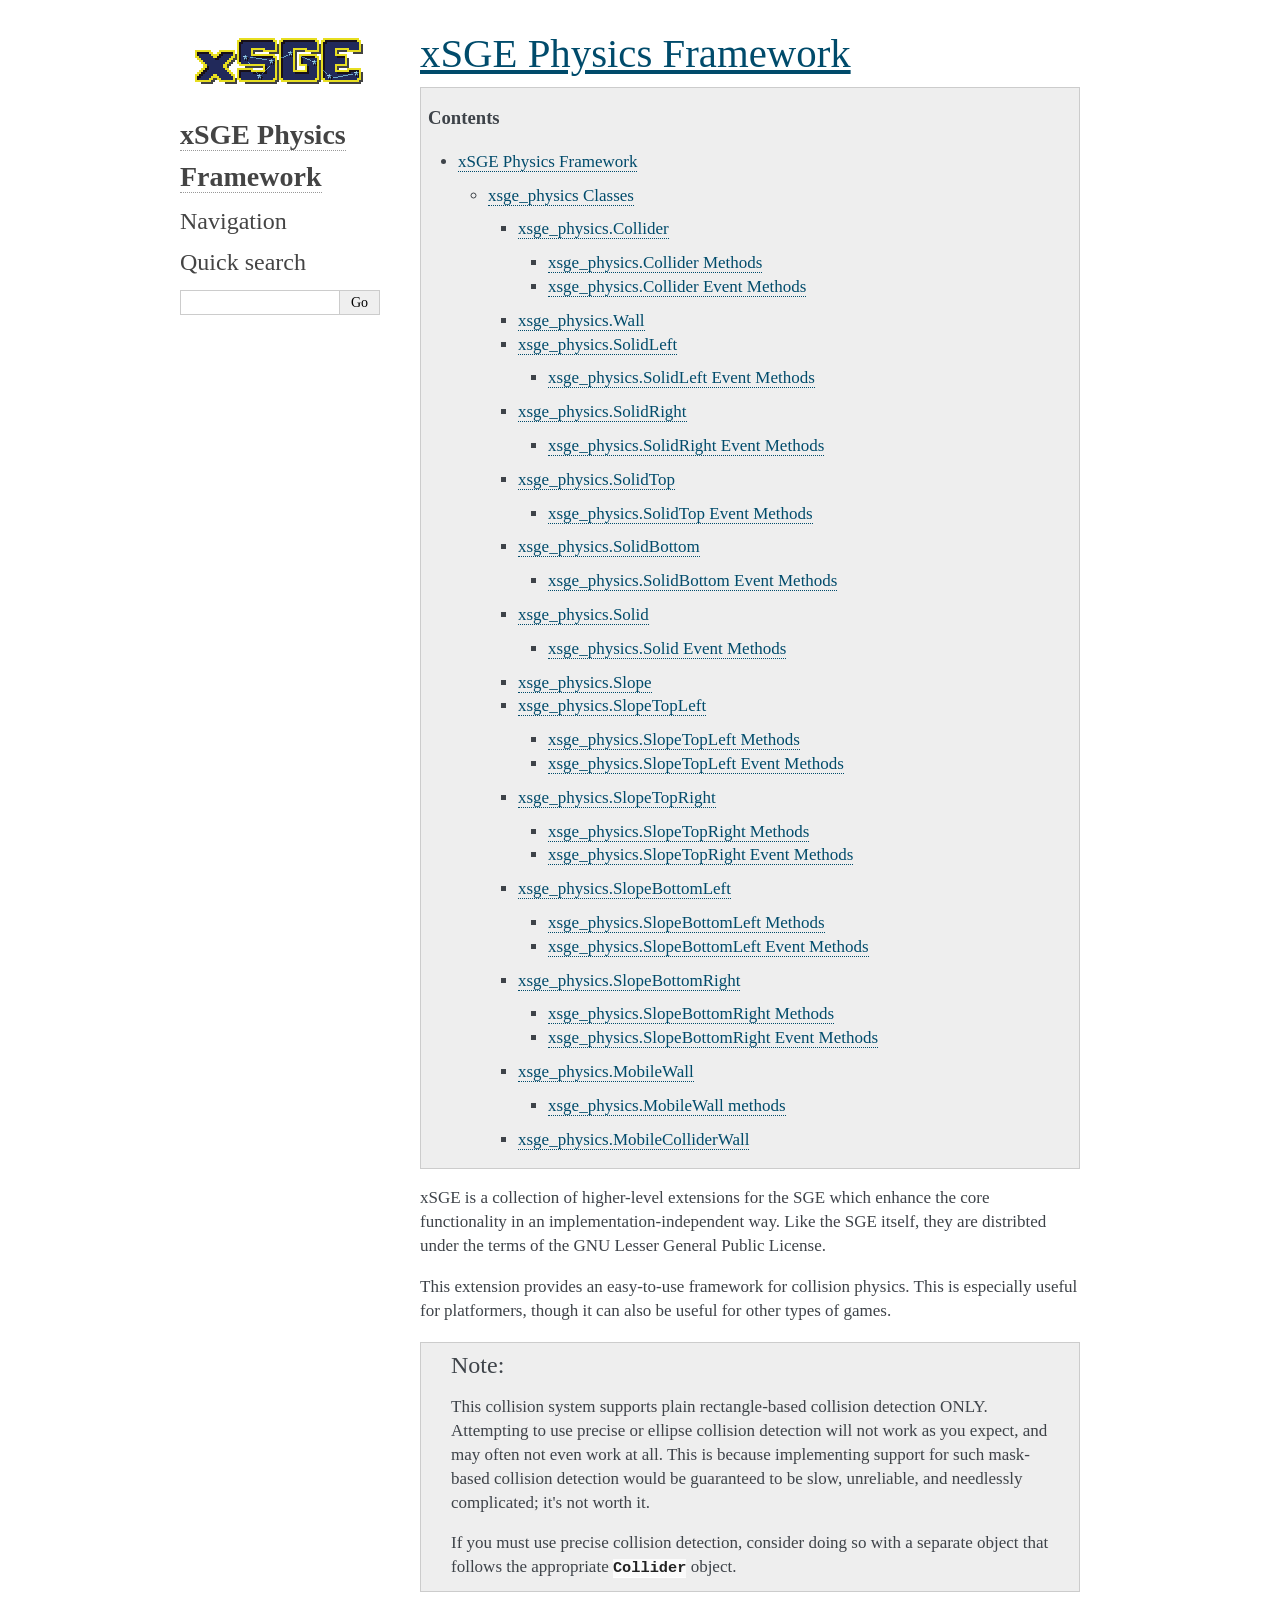
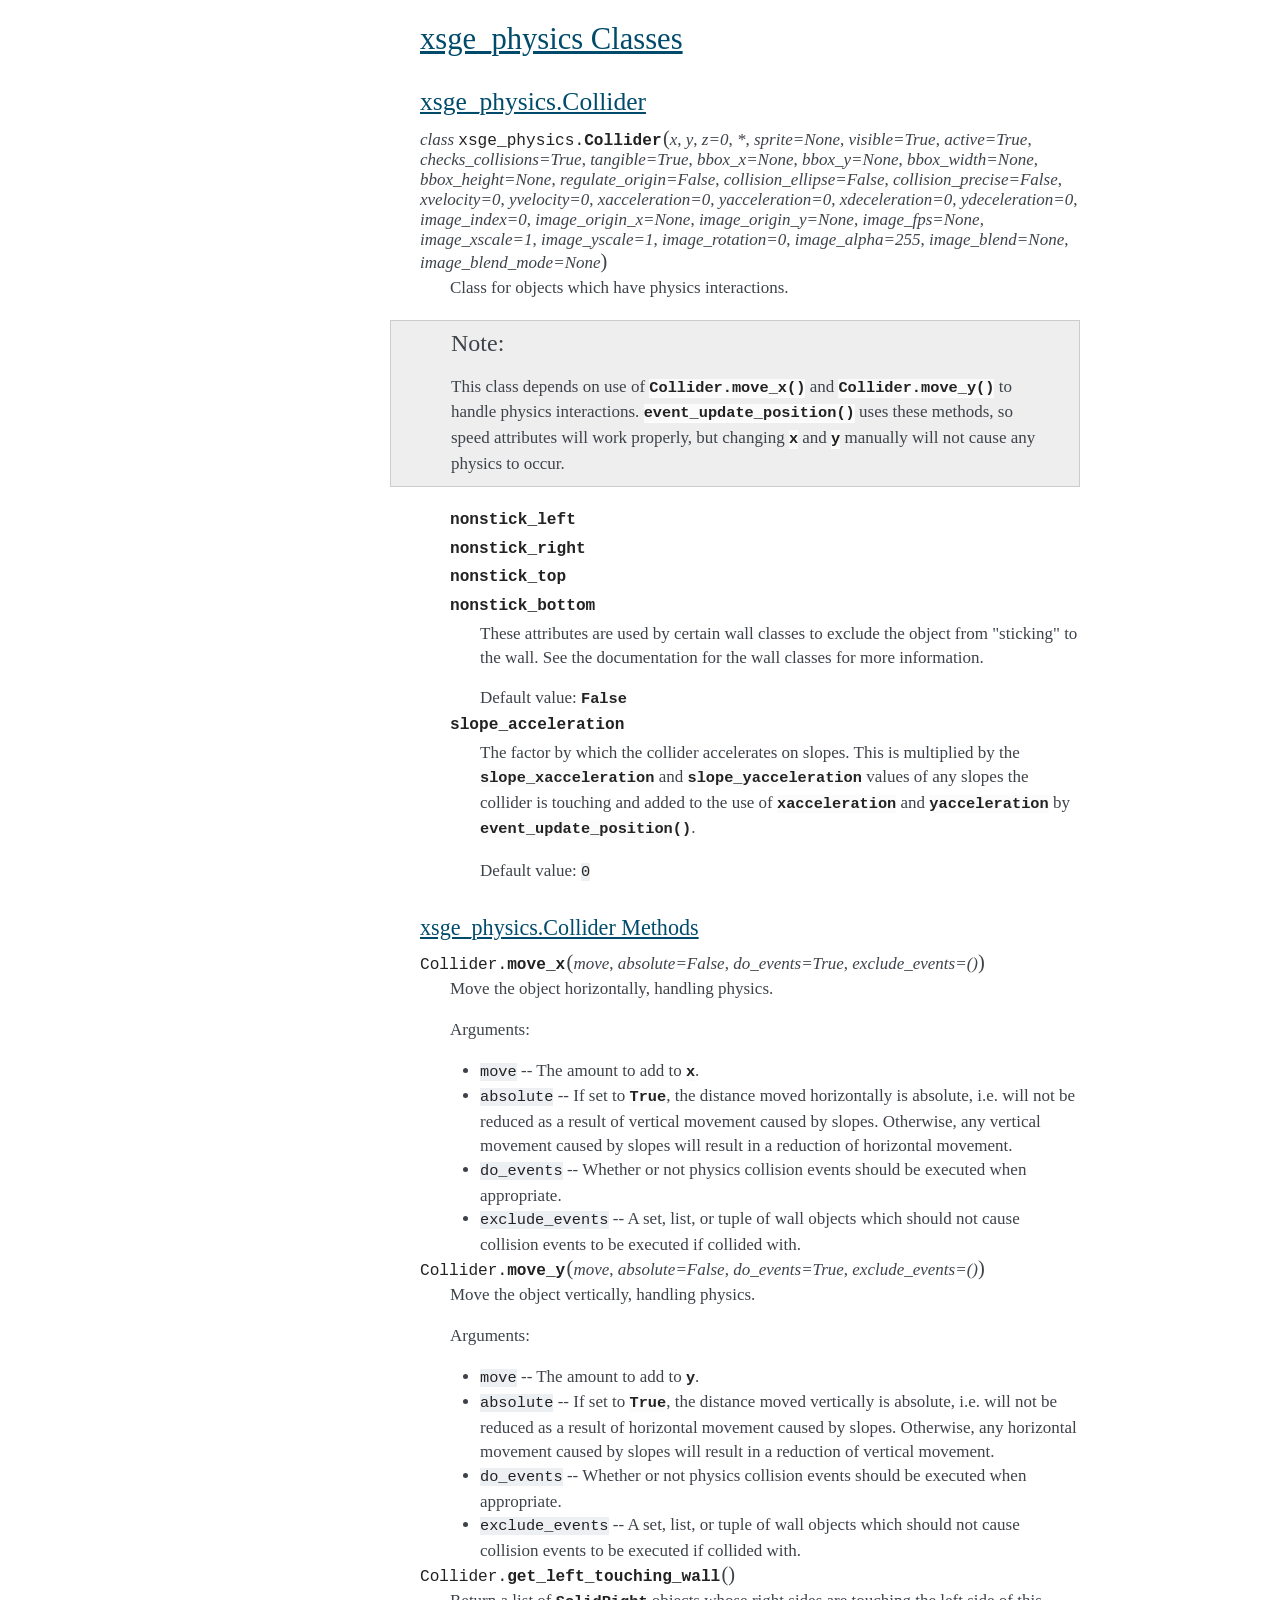
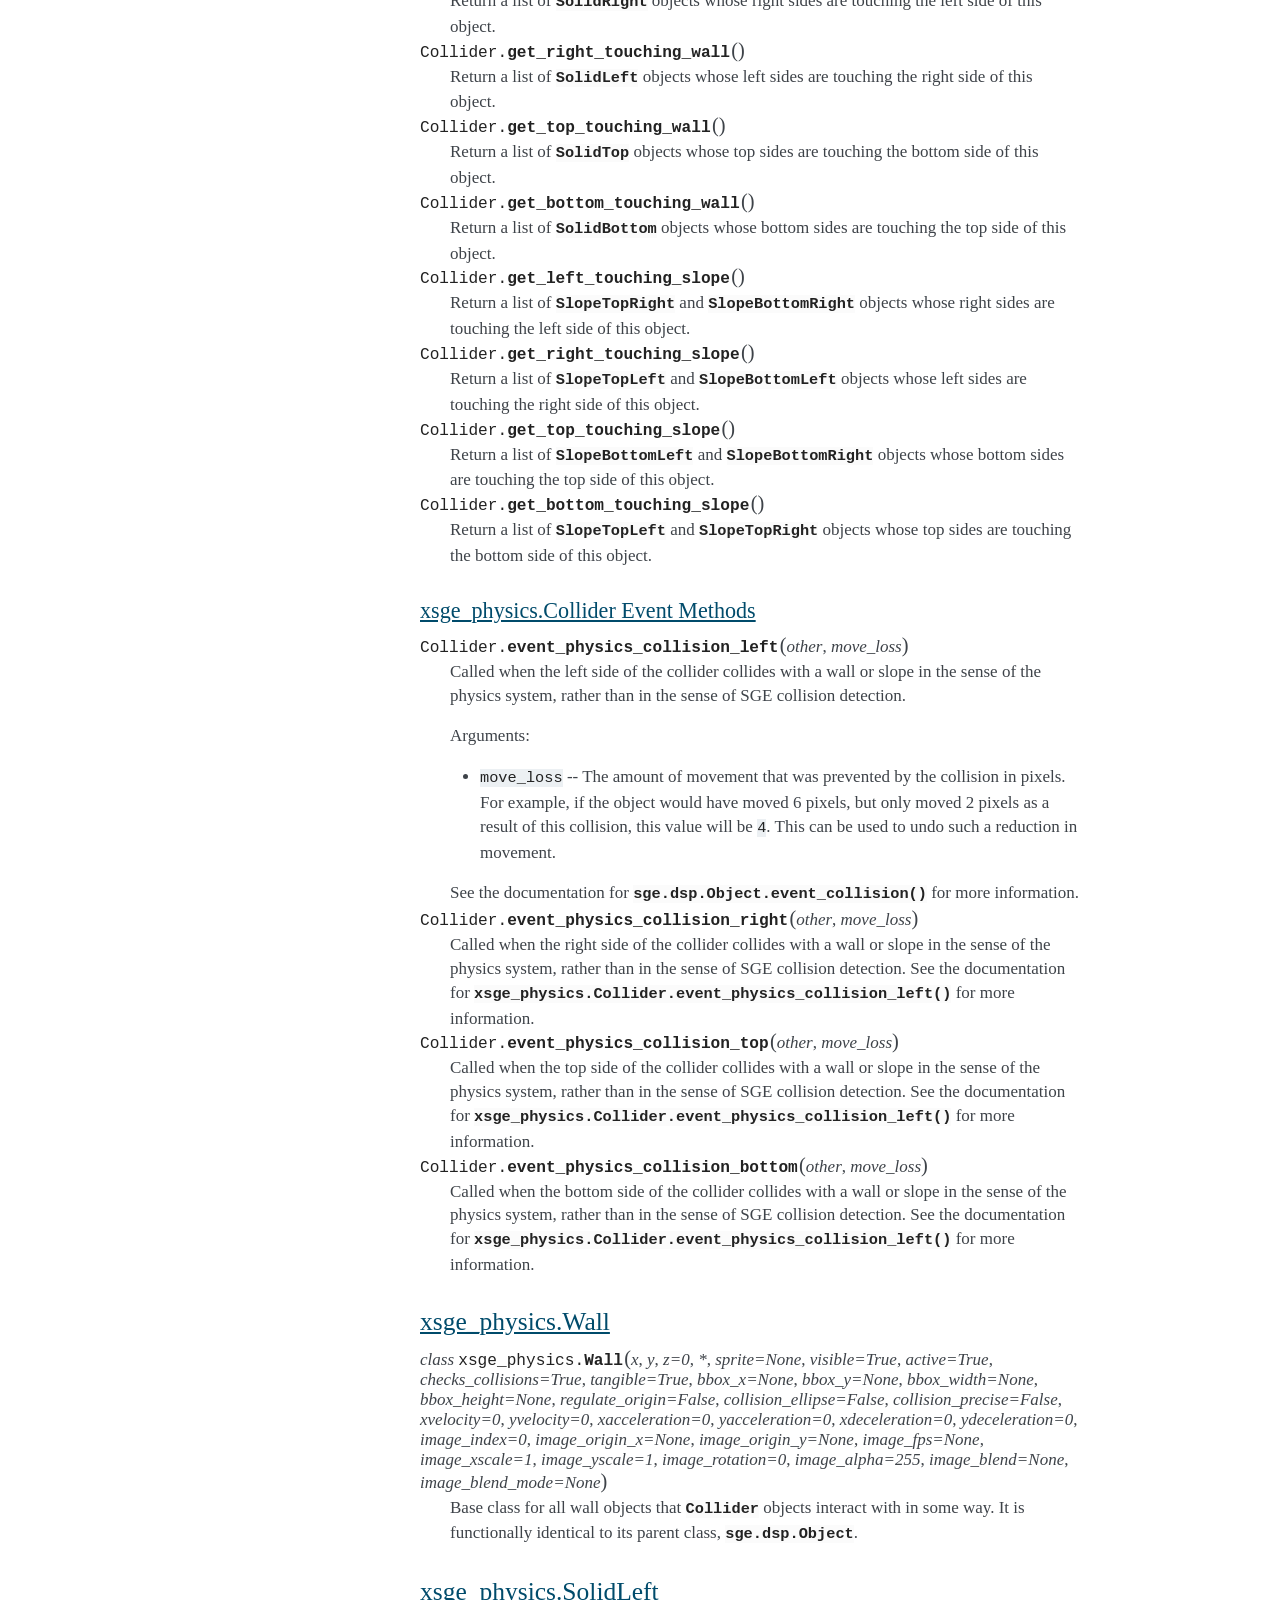
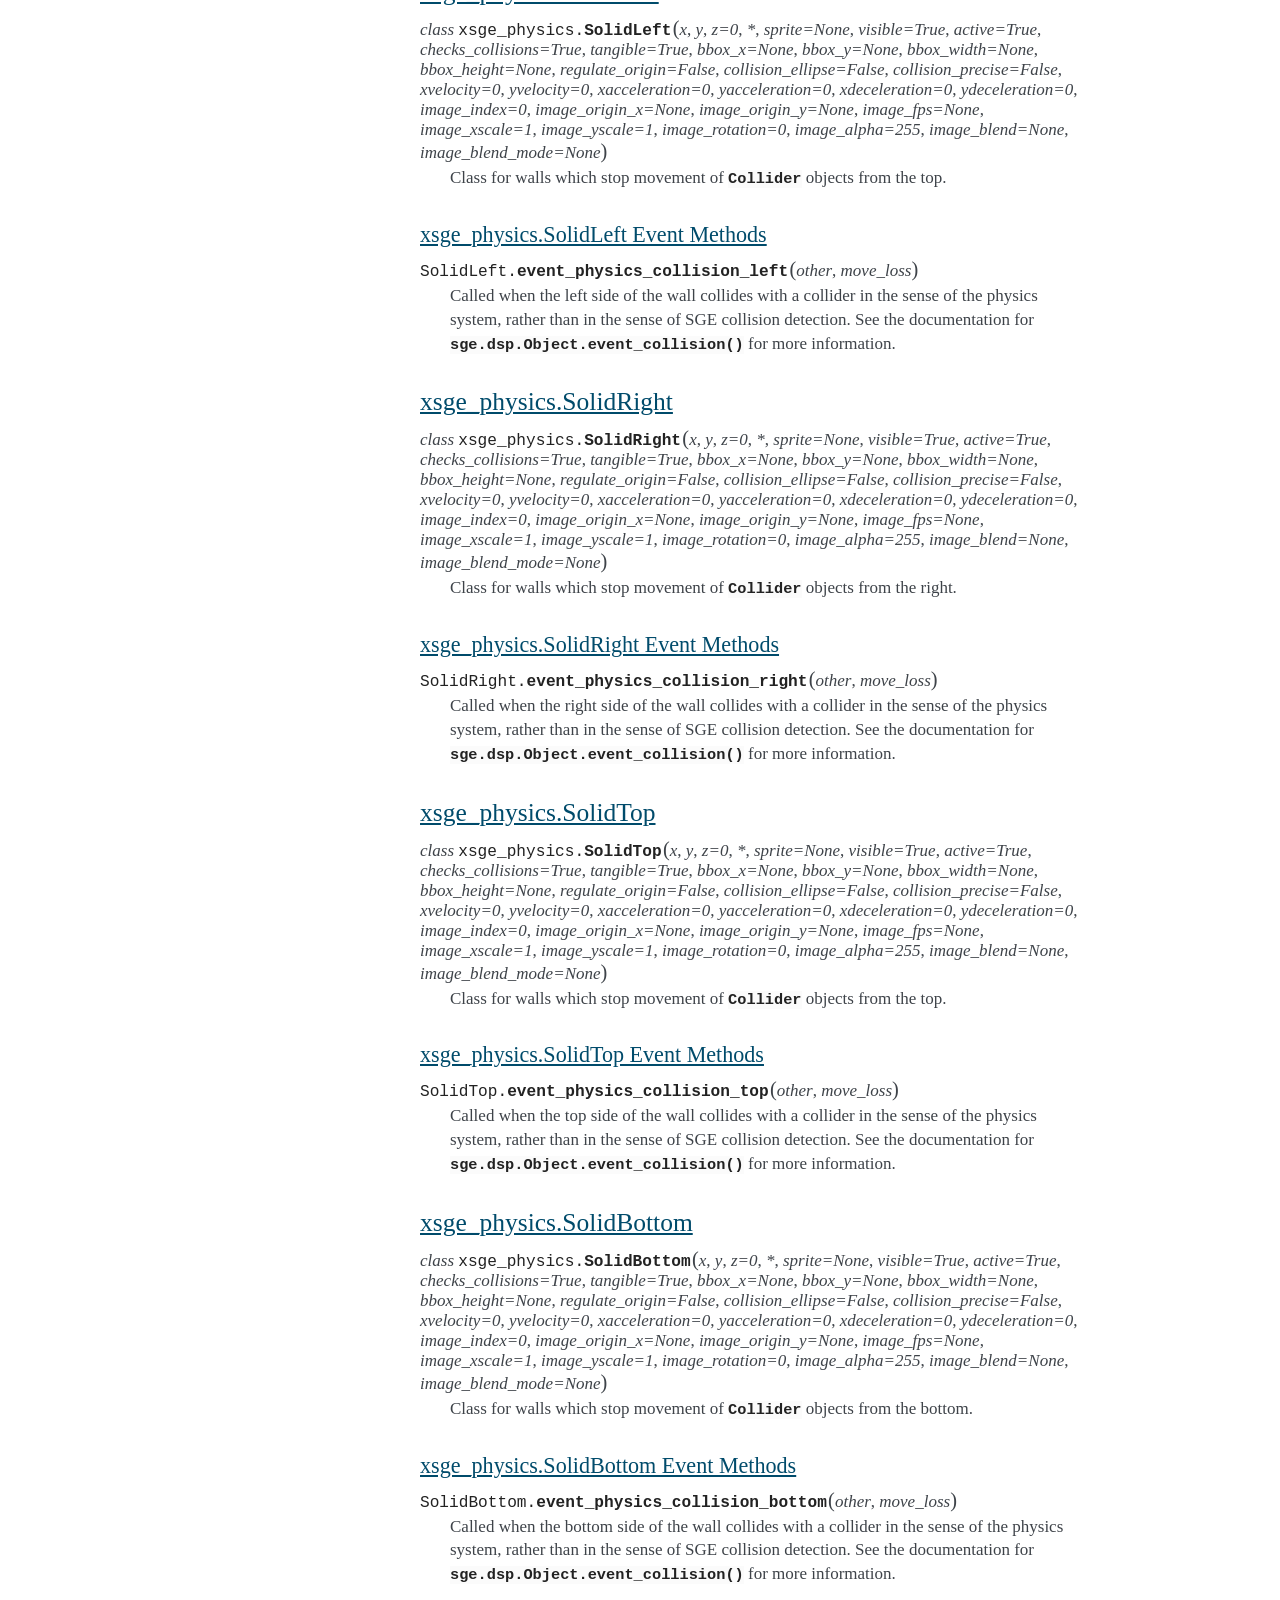
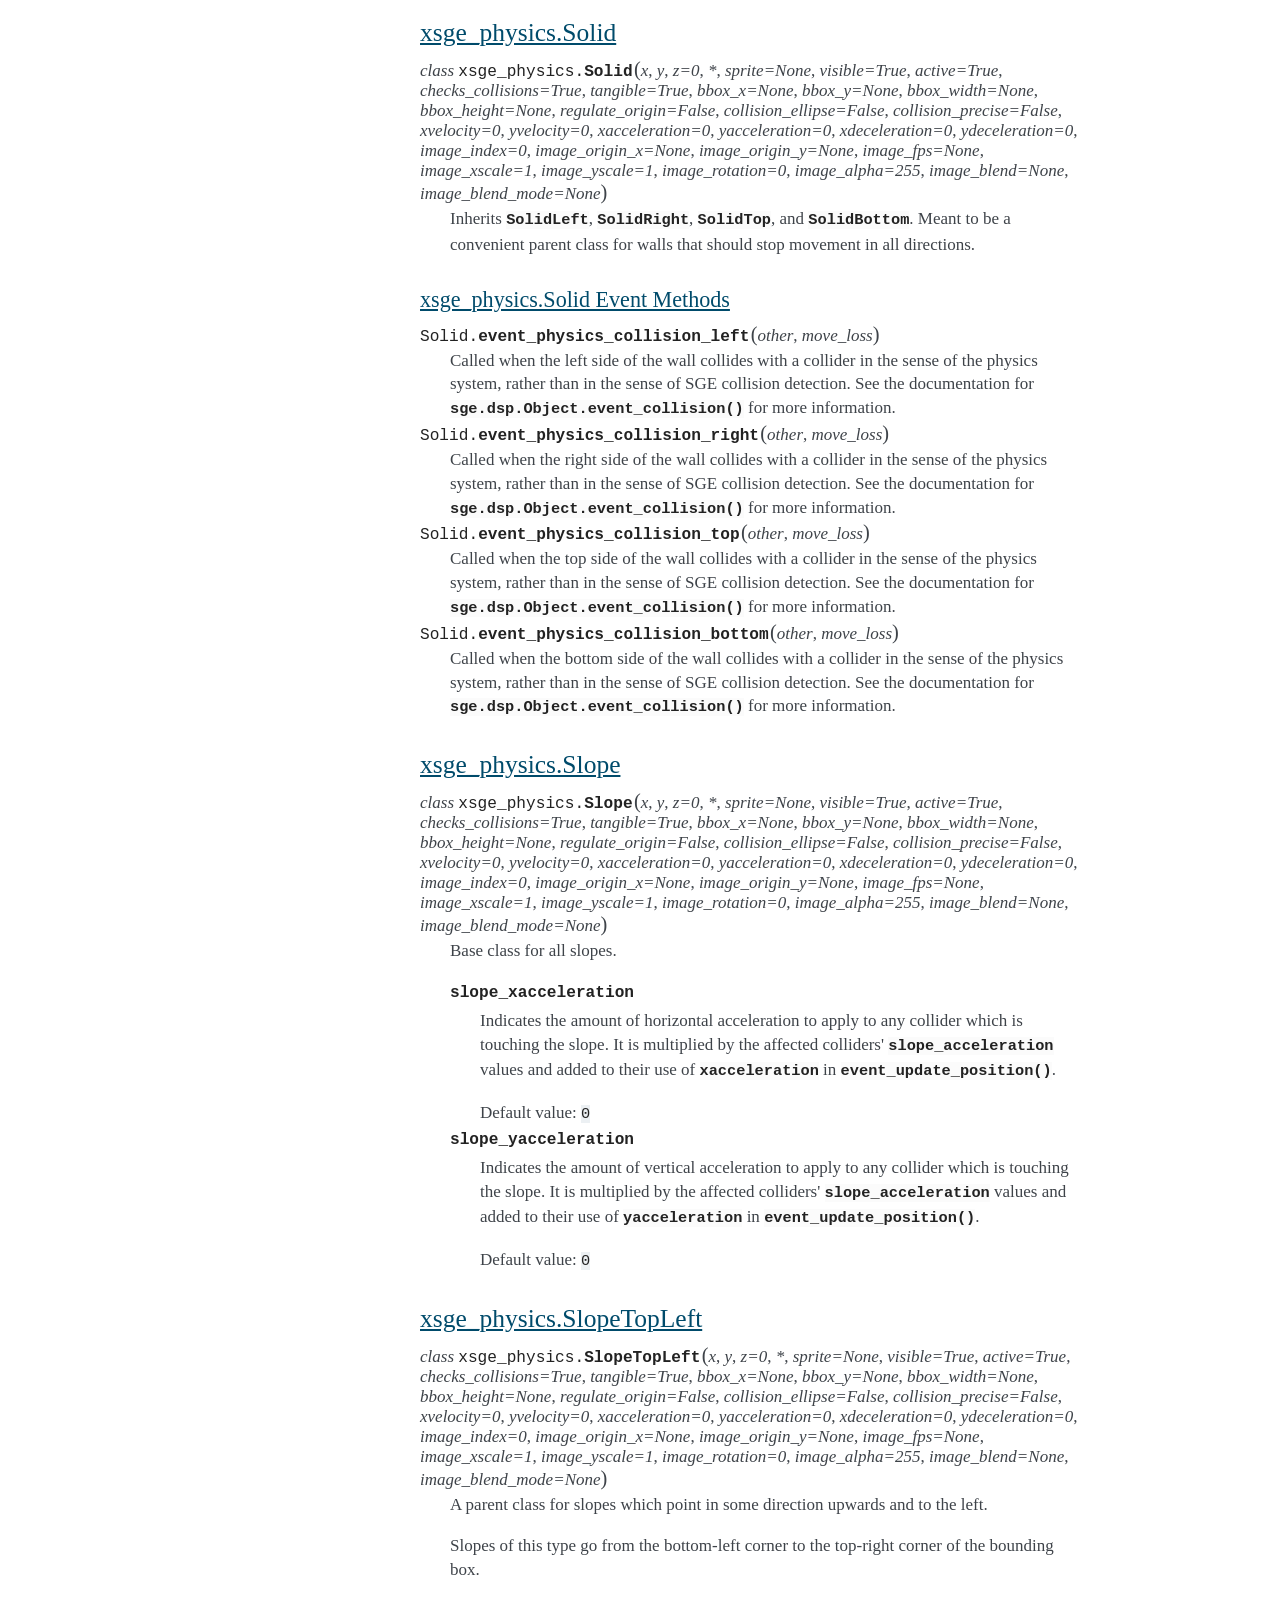
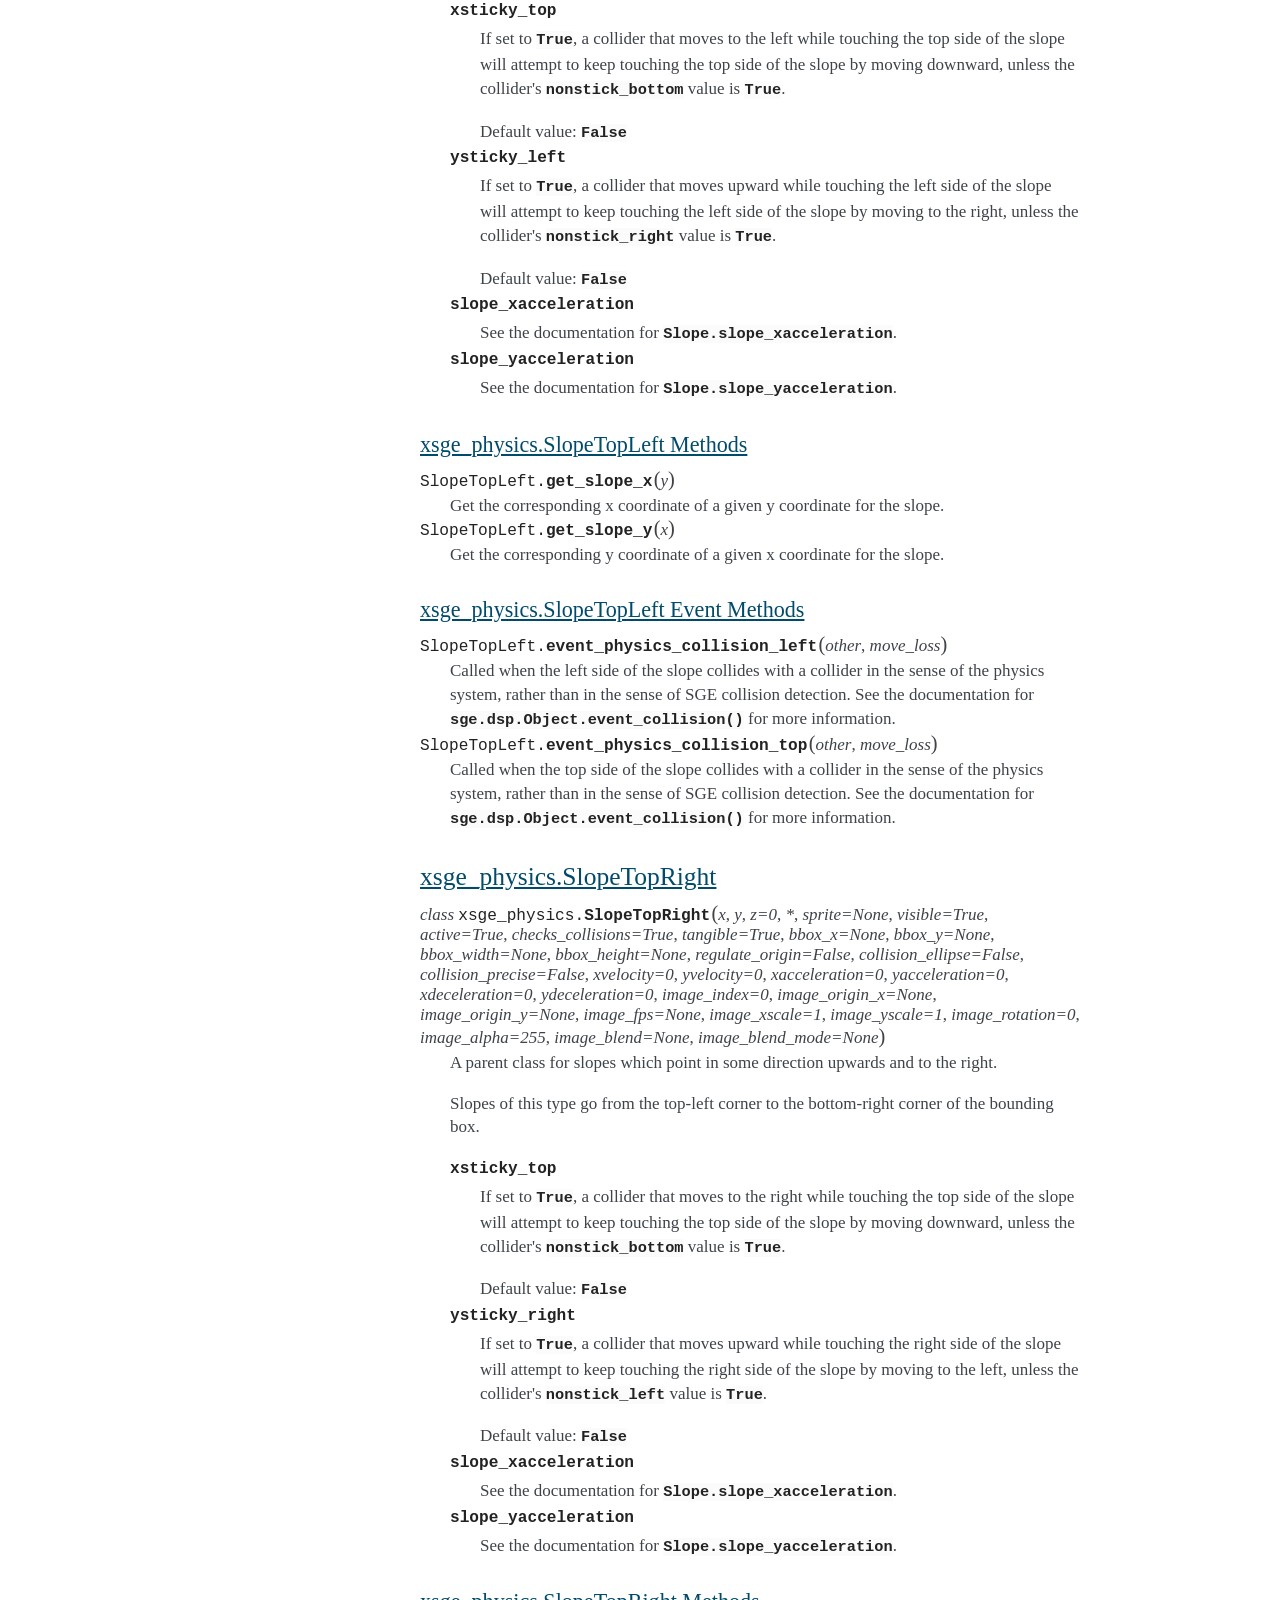
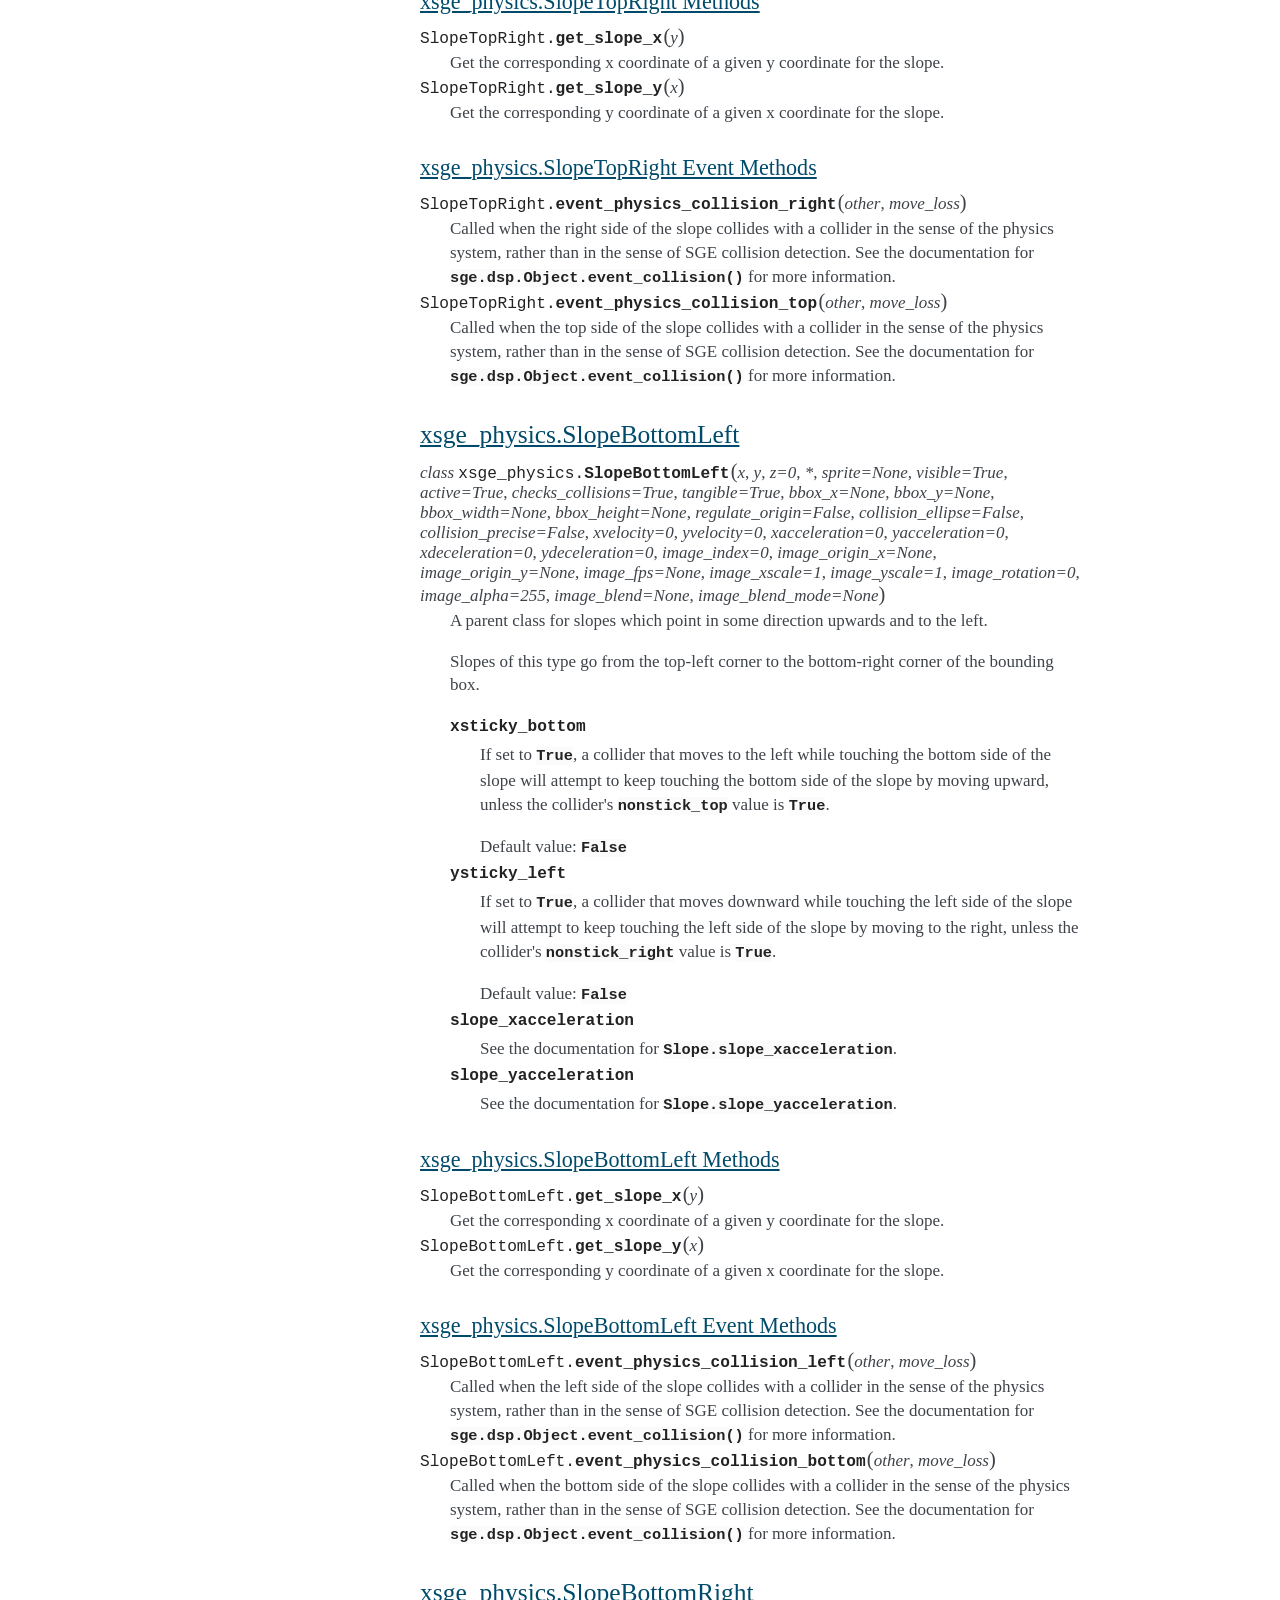
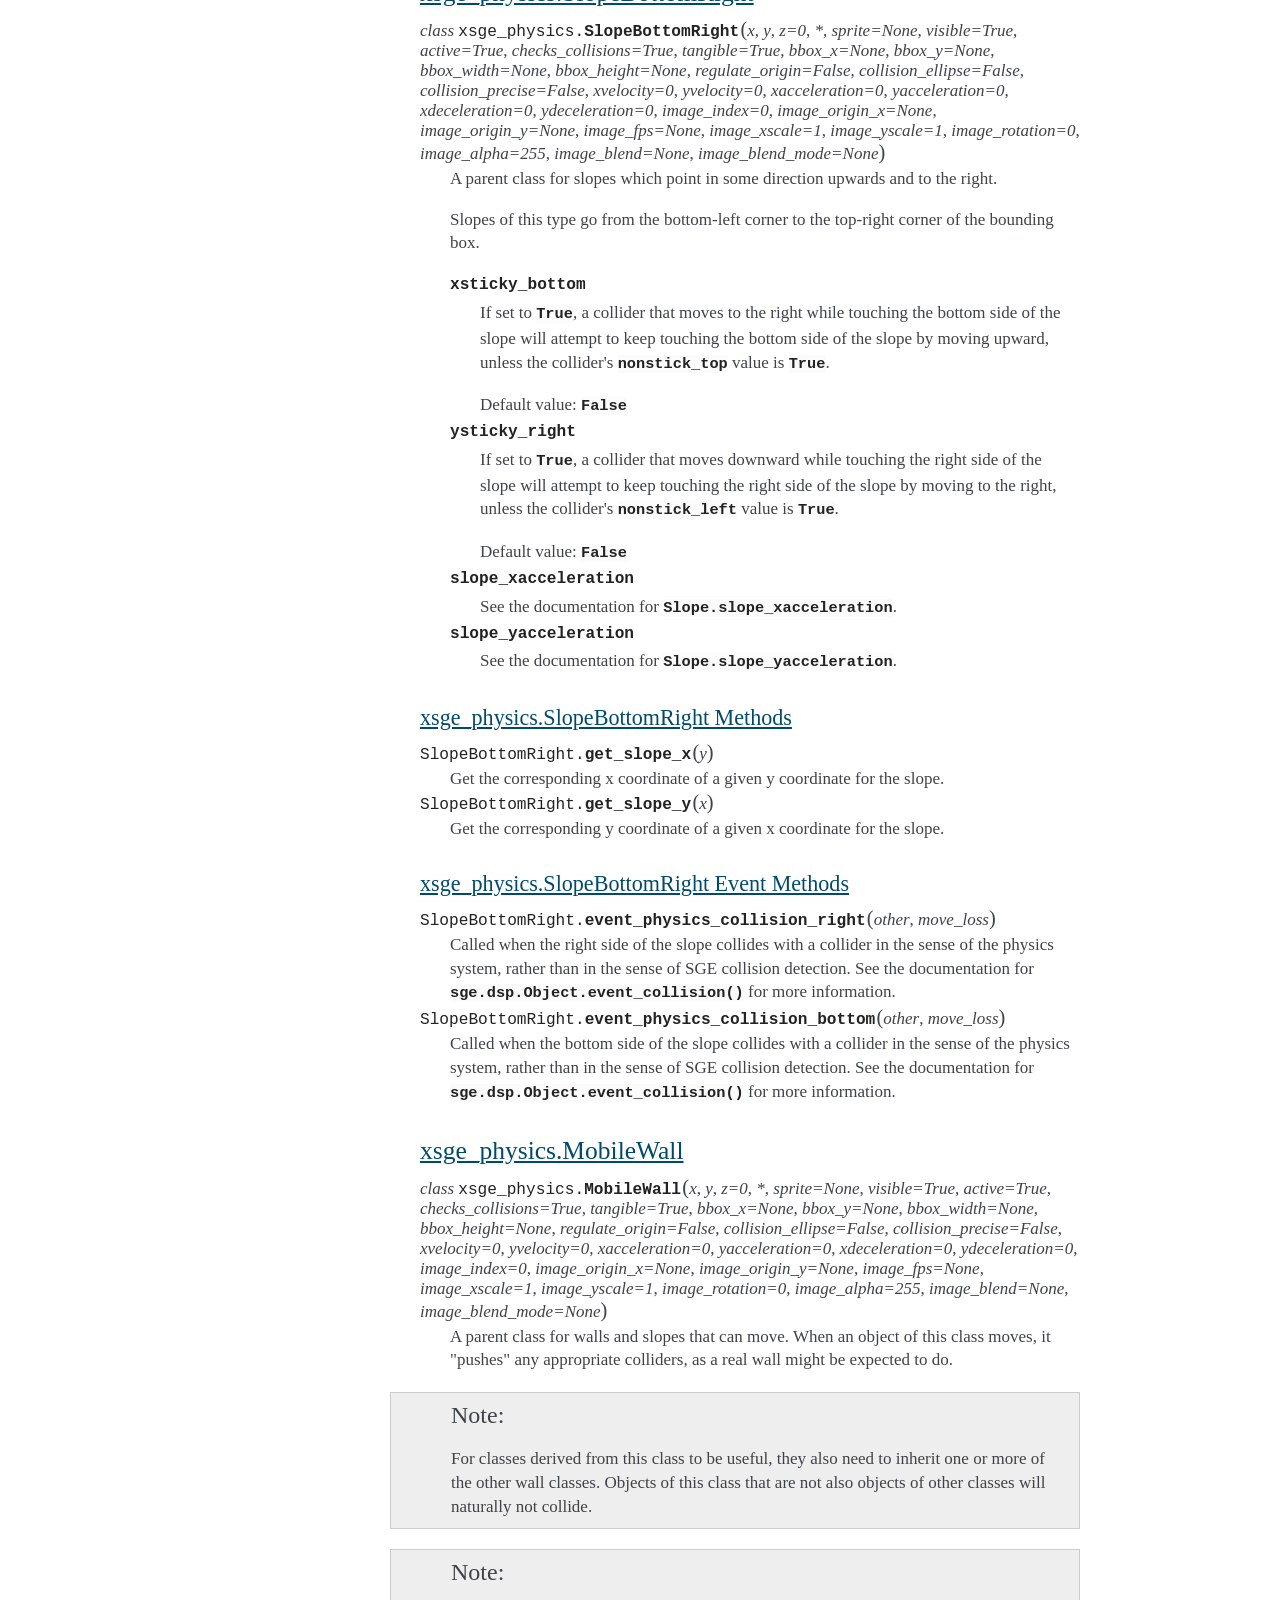
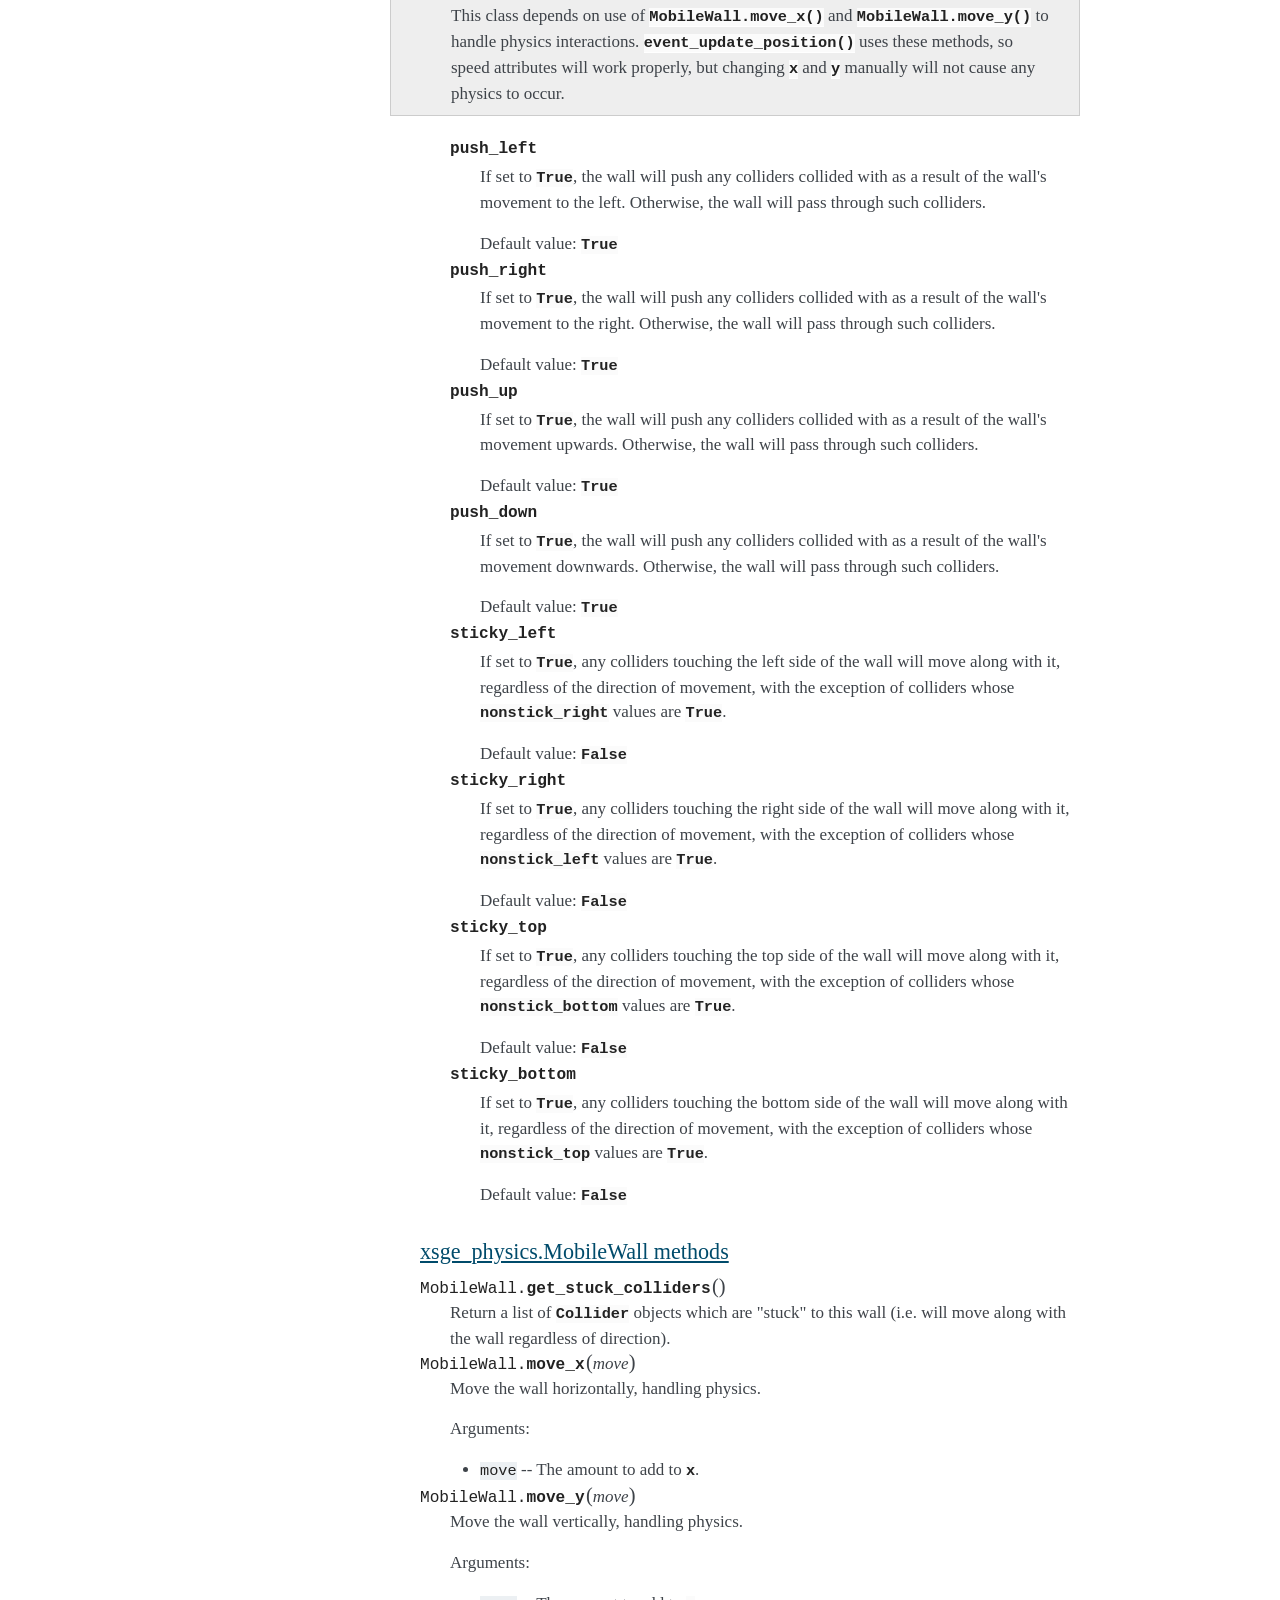
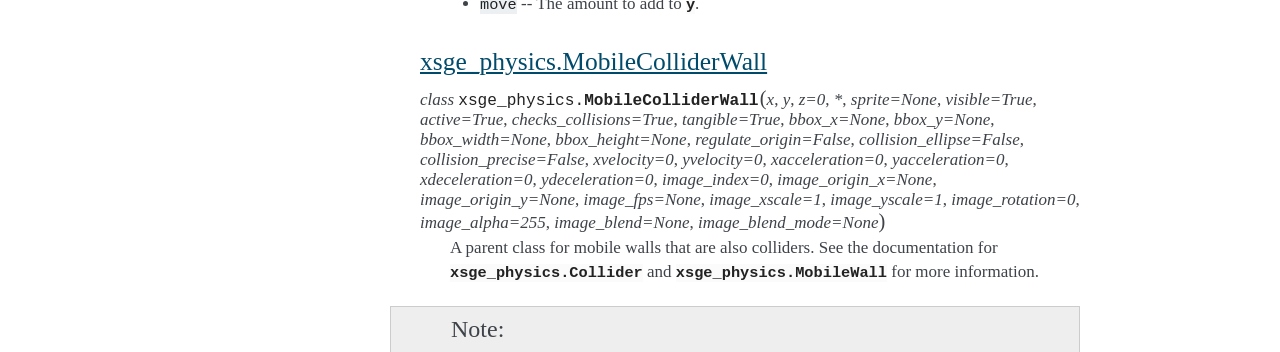
<file: doc/xsge_physics/index.html>
<!DOCTYPE html>

<html>
  <head>
    <meta charset="utf-8" />
    <meta name="viewport" content="width=device-width, initial-scale=1.0" />
    <title>xSGE Physics Framework &#8212; xSGE Physics Framework 0.13.3 documentation</title>
    <link rel="stylesheet" href="_static/pygments.css" type="text/css" />
    <link rel="stylesheet" href="_static/alabaster.css" type="text/css" />
    <script id="documentation_options" data-url_root="./" src="_static/documentation_options.js"></script>
    <script src="_static/jquery.js"></script>
    <script src="_static/underscore.js"></script>
    <script src="_static/doctools.js"></script>
    <link rel="shortcut icon" href="_static/favicon.ico"/>
    <link rel="index" title="Index" href="genindex.html" />
    <link rel="search" title="Search" href="search.html" />
   
  <link rel="stylesheet" href="_static/custom.css" type="text/css" />
  
  <meta name="viewport" content="width=device-width, initial-scale=0.9, maximum-scale=0.9" />

  </head><body>
  

    <div class="document">
      <div class="documentwrapper">
        <div class="bodywrapper">
          <div class="body" role="main">
            
  <div class="section" id="xsge-physics-framework">
<h1><a class="toc-backref" href="#id1">xSGE Physics Framework</a><a class="headerlink" href="#xsge-physics-framework" title="Permalink to this headline">¶</a></h1>
<div class="contents topic" id="contents">
<p class="topic-title">Contents</p>
<ul class="simple">
<li><p><a class="reference internal" href="#xsge-physics-framework" id="id1">xSGE Physics Framework</a></p>
<ul>
<li><p><a class="reference internal" href="#xsge-physics-classes" id="id2">xsge_physics Classes</a></p>
<ul>
<li><p><a class="reference internal" href="#xsge-physics-collider" id="id3">xsge_physics.Collider</a></p>
<ul>
<li><p><a class="reference internal" href="#xsge-physics-collider-methods" id="id4">xsge_physics.Collider Methods</a></p></li>
<li><p><a class="reference internal" href="#xsge-physics-collider-event-methods" id="id5">xsge_physics.Collider Event Methods</a></p></li>
</ul>
</li>
<li><p><a class="reference internal" href="#xsge-physics-wall" id="id6">xsge_physics.Wall</a></p></li>
<li><p><a class="reference internal" href="#xsge-physics-solidleft" id="id7">xsge_physics.SolidLeft</a></p>
<ul>
<li><p><a class="reference internal" href="#xsge-physics-solidleft-event-methods" id="id8">xsge_physics.SolidLeft Event Methods</a></p></li>
</ul>
</li>
<li><p><a class="reference internal" href="#xsge-physics-solidright" id="id9">xsge_physics.SolidRight</a></p>
<ul>
<li><p><a class="reference internal" href="#xsge-physics-solidright-event-methods" id="id10">xsge_physics.SolidRight Event Methods</a></p></li>
</ul>
</li>
<li><p><a class="reference internal" href="#xsge-physics-solidtop" id="id11">xsge_physics.SolidTop</a></p>
<ul>
<li><p><a class="reference internal" href="#xsge-physics-solidtop-event-methods" id="id12">xsge_physics.SolidTop Event Methods</a></p></li>
</ul>
</li>
<li><p><a class="reference internal" href="#xsge-physics-solidbottom" id="id13">xsge_physics.SolidBottom</a></p>
<ul>
<li><p><a class="reference internal" href="#xsge-physics-solidbottom-event-methods" id="id14">xsge_physics.SolidBottom Event Methods</a></p></li>
</ul>
</li>
<li><p><a class="reference internal" href="#xsge-physics-solid" id="id15">xsge_physics.Solid</a></p>
<ul>
<li><p><a class="reference internal" href="#xsge-physics-solid-event-methods" id="id16">xsge_physics.Solid Event Methods</a></p></li>
</ul>
</li>
<li><p><a class="reference internal" href="#xsge-physics-slope" id="id17">xsge_physics.Slope</a></p></li>
<li><p><a class="reference internal" href="#xsge-physics-slopetopleft" id="id18">xsge_physics.SlopeTopLeft</a></p>
<ul>
<li><p><a class="reference internal" href="#xsge-physics-slopetopleft-methods" id="id19">xsge_physics.SlopeTopLeft Methods</a></p></li>
<li><p><a class="reference internal" href="#xsge-physics-slopetopleft-event-methods" id="id20">xsge_physics.SlopeTopLeft Event Methods</a></p></li>
</ul>
</li>
<li><p><a class="reference internal" href="#xsge-physics-slopetopright" id="id21">xsge_physics.SlopeTopRight</a></p>
<ul>
<li><p><a class="reference internal" href="#xsge-physics-slopetopright-methods" id="id22">xsge_physics.SlopeTopRight Methods</a></p></li>
<li><p><a class="reference internal" href="#xsge-physics-slopetopright-event-methods" id="id23">xsge_physics.SlopeTopRight Event Methods</a></p></li>
</ul>
</li>
<li><p><a class="reference internal" href="#xsge-physics-slopebottomleft" id="id24">xsge_physics.SlopeBottomLeft</a></p>
<ul>
<li><p><a class="reference internal" href="#xsge-physics-slopebottomleft-methods" id="id25">xsge_physics.SlopeBottomLeft Methods</a></p></li>
<li><p><a class="reference internal" href="#xsge-physics-slopebottomleft-event-methods" id="id26">xsge_physics.SlopeBottomLeft Event Methods</a></p></li>
</ul>
</li>
<li><p><a class="reference internal" href="#xsge-physics-slopebottomright" id="id27">xsge_physics.SlopeBottomRight</a></p>
<ul>
<li><p><a class="reference internal" href="#xsge-physics-slopebottomright-methods" id="id28">xsge_physics.SlopeBottomRight Methods</a></p></li>
<li><p><a class="reference internal" href="#xsge-physics-slopebottomright-event-methods" id="id29">xsge_physics.SlopeBottomRight Event Methods</a></p></li>
</ul>
</li>
<li><p><a class="reference internal" href="#xsge-physics-mobilewall" id="id30">xsge_physics.MobileWall</a></p>
<ul>
<li><p><a class="reference internal" href="#xsge-physics-mobilewall-methods" id="id31">xsge_physics.MobileWall methods</a></p></li>
</ul>
</li>
<li><p><a class="reference internal" href="#xsge-physics-mobilecolliderwall" id="id32">xsge_physics.MobileColliderWall</a></p></li>
</ul>
</li>
</ul>
</li>
</ul>
</div>
<span class="target" id="module-xsge_physics"></span><p>xSGE is a collection of higher-level extensions for the SGE which
enhance the core functionality in an implementation-independent way.
Like the SGE itself, they are distribted under the terms of the GNU
Lesser General Public License.</p>
<p>This extension provides an easy-to-use framework for collision physics.
This is especially useful for platformers, though it can also be useful
for other types of games.</p>
<div class="admonition note">
<p class="admonition-title">Note</p>
<p>This collision system supports plain rectangle-based collision
detection ONLY.  Attempting to use precise or ellipse collision
detection will not work as you expect, and may often not even work at
all.  This is because implementing support for such mask-based
collision detection would be guaranteed to be slow, unreliable, and
needlessly complicated; it's not worth it.</p>
<p>If you must use precise collision detection, consider doing so with
a separate object that follows the appropriate <a class="reference internal" href="#xsge_physics.Collider" title="xsge_physics.Collider"><code class="xref py py-class docutils literal notranslate"><span class="pre">Collider</span></code></a>
object.</p>
</div>
<div class="section" id="xsge-physics-classes">
<h2><a class="toc-backref" href="#id2">xsge_physics Classes</a><a class="headerlink" href="#xsge-physics-classes" title="Permalink to this headline">¶</a></h2>
<div class="section" id="xsge-physics-collider">
<h3><a class="toc-backref" href="#id3">xsge_physics.Collider</a><a class="headerlink" href="#xsge-physics-collider" title="Permalink to this headline">¶</a></h3>
<dl class="py class">
<dt id="xsge_physics.Collider">
<em class="property">class </em><code class="sig-prename descclassname">xsge_physics.</code><code class="sig-name descname">Collider</code><span class="sig-paren">(</span><em class="sig-param"><span class="n">x</span></em>, <em class="sig-param"><span class="n">y</span></em>, <em class="sig-param"><span class="n">z</span><span class="o">=</span><span class="default_value">0</span></em>, <em class="sig-param"><span class="o">*</span></em>, <em class="sig-param"><span class="n">sprite</span><span class="o">=</span><span class="default_value">None</span></em>, <em class="sig-param"><span class="n">visible</span><span class="o">=</span><span class="default_value">True</span></em>, <em class="sig-param"><span class="n">active</span><span class="o">=</span><span class="default_value">True</span></em>, <em class="sig-param"><span class="n">checks_collisions</span><span class="o">=</span><span class="default_value">True</span></em>, <em class="sig-param"><span class="n">tangible</span><span class="o">=</span><span class="default_value">True</span></em>, <em class="sig-param"><span class="n">bbox_x</span><span class="o">=</span><span class="default_value">None</span></em>, <em class="sig-param"><span class="n">bbox_y</span><span class="o">=</span><span class="default_value">None</span></em>, <em class="sig-param"><span class="n">bbox_width</span><span class="o">=</span><span class="default_value">None</span></em>, <em class="sig-param"><span class="n">bbox_height</span><span class="o">=</span><span class="default_value">None</span></em>, <em class="sig-param"><span class="n">regulate_origin</span><span class="o">=</span><span class="default_value">False</span></em>, <em class="sig-param"><span class="n">collision_ellipse</span><span class="o">=</span><span class="default_value">False</span></em>, <em class="sig-param"><span class="n">collision_precise</span><span class="o">=</span><span class="default_value">False</span></em>, <em class="sig-param"><span class="n">xvelocity</span><span class="o">=</span><span class="default_value">0</span></em>, <em class="sig-param"><span class="n">yvelocity</span><span class="o">=</span><span class="default_value">0</span></em>, <em class="sig-param"><span class="n">xacceleration</span><span class="o">=</span><span class="default_value">0</span></em>, <em class="sig-param"><span class="n">yacceleration</span><span class="o">=</span><span class="default_value">0</span></em>, <em class="sig-param"><span class="n">xdeceleration</span><span class="o">=</span><span class="default_value">0</span></em>, <em class="sig-param"><span class="n">ydeceleration</span><span class="o">=</span><span class="default_value">0</span></em>, <em class="sig-param"><span class="n">image_index</span><span class="o">=</span><span class="default_value">0</span></em>, <em class="sig-param"><span class="n">image_origin_x</span><span class="o">=</span><span class="default_value">None</span></em>, <em class="sig-param"><span class="n">image_origin_y</span><span class="o">=</span><span class="default_value">None</span></em>, <em class="sig-param"><span class="n">image_fps</span><span class="o">=</span><span class="default_value">None</span></em>, <em class="sig-param"><span class="n">image_xscale</span><span class="o">=</span><span class="default_value">1</span></em>, <em class="sig-param"><span class="n">image_yscale</span><span class="o">=</span><span class="default_value">1</span></em>, <em class="sig-param"><span class="n">image_rotation</span><span class="o">=</span><span class="default_value">0</span></em>, <em class="sig-param"><span class="n">image_alpha</span><span class="o">=</span><span class="default_value">255</span></em>, <em class="sig-param"><span class="n">image_blend</span><span class="o">=</span><span class="default_value">None</span></em>, <em class="sig-param"><span class="n">image_blend_mode</span><span class="o">=</span><span class="default_value">None</span></em><span class="sig-paren">)</span><a class="headerlink" href="#xsge_physics.Collider" title="Permalink to this definition">¶</a></dt>
<dd><p>Class for objects which have physics interactions.</p>
<div class="admonition note">
<p class="admonition-title">Note</p>
<p>This class depends on use of <a class="reference internal" href="#xsge_physics.Collider.move_x" title="xsge_physics.Collider.move_x"><code class="xref py py-meth docutils literal notranslate"><span class="pre">Collider.move_x()</span></code></a> and
<a class="reference internal" href="#xsge_physics.Collider.move_y" title="xsge_physics.Collider.move_y"><code class="xref py py-meth docutils literal notranslate"><span class="pre">Collider.move_y()</span></code></a> to handle physics interactions.
<code class="xref py py-meth docutils literal notranslate"><span class="pre">event_update_position()</span></code> uses these methods, so speed
attributes will work properly, but changing <code class="xref py py-attr docutils literal notranslate"><span class="pre">x</span></code> and
<code class="xref py py-attr docutils literal notranslate"><span class="pre">y</span></code> manually will not cause any physics to occur.</p>
</div>
<dl class="py attribute">
<dt id="xsge_physics.Collider.nonstick_left">
<code class="sig-name descname">nonstick_left</code><a class="headerlink" href="#xsge_physics.Collider.nonstick_left" title="Permalink to this definition">¶</a></dt>
<dd></dd></dl>

<dl class="py attribute">
<dt id="xsge_physics.Collider.nonstick_right">
<code class="sig-name descname">nonstick_right</code><a class="headerlink" href="#xsge_physics.Collider.nonstick_right" title="Permalink to this definition">¶</a></dt>
<dd></dd></dl>

<dl class="py attribute">
<dt id="xsge_physics.Collider.nonstick_top">
<code class="sig-name descname">nonstick_top</code><a class="headerlink" href="#xsge_physics.Collider.nonstick_top" title="Permalink to this definition">¶</a></dt>
<dd></dd></dl>

<dl class="py attribute">
<dt id="xsge_physics.Collider.nonstick_bottom">
<code class="sig-name descname">nonstick_bottom</code><a class="headerlink" href="#xsge_physics.Collider.nonstick_bottom" title="Permalink to this definition">¶</a></dt>
<dd><p>These attributes are used by certain wall classes to exclude the
object from &quot;sticking&quot; to the wall.  See the documentation for
the wall classes for more information.</p>
<p>Default value: <code class="xref py py-const docutils literal notranslate"><span class="pre">False</span></code></p>
</dd></dl>

<dl class="py attribute">
<dt id="xsge_physics.Collider.slope_acceleration">
<code class="sig-name descname">slope_acceleration</code><a class="headerlink" href="#xsge_physics.Collider.slope_acceleration" title="Permalink to this definition">¶</a></dt>
<dd><p>The factor by which the collider accelerates on slopes.  This is
multiplied by the <code class="xref py py-attr docutils literal notranslate"><span class="pre">slope_xacceleration</span></code> and
<code class="xref py py-attr docutils literal notranslate"><span class="pre">slope_yacceleration</span></code> values of any slopes the collider is
touching and added to the use of <code class="xref py py-attr docutils literal notranslate"><span class="pre">xacceleration</span></code> and
<code class="xref py py-attr docutils literal notranslate"><span class="pre">yacceleration</span></code> by <code class="xref py py-meth docutils literal notranslate"><span class="pre">event_update_position()</span></code>.</p>
<p>Default value: <code class="docutils literal notranslate"><span class="pre">0</span></code></p>
</dd></dl>

</dd></dl>

<div class="section" id="xsge-physics-collider-methods">
<h4><a class="toc-backref" href="#id4">xsge_physics.Collider Methods</a><a class="headerlink" href="#xsge-physics-collider-methods" title="Permalink to this headline">¶</a></h4>
<dl class="py method">
<dt id="xsge_physics.Collider.move_x">
<code class="sig-prename descclassname">Collider.</code><code class="sig-name descname">move_x</code><span class="sig-paren">(</span><em class="sig-param"><span class="n">move</span></em>, <em class="sig-param"><span class="n">absolute</span><span class="o">=</span><span class="default_value">False</span></em>, <em class="sig-param"><span class="n">do_events</span><span class="o">=</span><span class="default_value">True</span></em>, <em class="sig-param"><span class="n">exclude_events</span><span class="o">=</span><span class="default_value">()</span></em><span class="sig-paren">)</span><a class="headerlink" href="#xsge_physics.Collider.move_x" title="Permalink to this definition">¶</a></dt>
<dd><p>Move the object horizontally, handling physics.</p>
<p>Arguments:</p>
<ul class="simple">
<li><p><code class="docutils literal notranslate"><span class="pre">move</span></code> -- The amount to add to <code class="xref py py-attr docutils literal notranslate"><span class="pre">x</span></code>.</p></li>
<li><p><code class="docutils literal notranslate"><span class="pre">absolute</span></code> -- If set to <code class="xref py py-const docutils literal notranslate"><span class="pre">True</span></code>, the distance moved
horizontally is absolute, i.e. will not be reduced as a result
of vertical movement caused by slopes.  Otherwise, any
vertical movement caused by slopes will result in a reduction
of horizontal movement.</p></li>
<li><p><code class="docutils literal notranslate"><span class="pre">do_events</span></code> -- Whether or not physics collision events
should be executed when appropriate.</p></li>
<li><p><code class="docutils literal notranslate"><span class="pre">exclude_events</span></code> -- A set, list, or tuple of wall objects
which should not cause collision events to be executed if
collided with.</p></li>
</ul>
</dd></dl>

<dl class="py method">
<dt id="xsge_physics.Collider.move_y">
<code class="sig-prename descclassname">Collider.</code><code class="sig-name descname">move_y</code><span class="sig-paren">(</span><em class="sig-param"><span class="n">move</span></em>, <em class="sig-param"><span class="n">absolute</span><span class="o">=</span><span class="default_value">False</span></em>, <em class="sig-param"><span class="n">do_events</span><span class="o">=</span><span class="default_value">True</span></em>, <em class="sig-param"><span class="n">exclude_events</span><span class="o">=</span><span class="default_value">()</span></em><span class="sig-paren">)</span><a class="headerlink" href="#xsge_physics.Collider.move_y" title="Permalink to this definition">¶</a></dt>
<dd><p>Move the object vertically, handling physics.</p>
<p>Arguments:</p>
<ul class="simple">
<li><p><code class="docutils literal notranslate"><span class="pre">move</span></code> -- The amount to add to <code class="xref py py-attr docutils literal notranslate"><span class="pre">y</span></code>.</p></li>
<li><p><code class="docutils literal notranslate"><span class="pre">absolute</span></code> -- If set to <code class="xref py py-const docutils literal notranslate"><span class="pre">True</span></code>, the distance moved
vertically is absolute, i.e. will not be reduced as a result
of horizontal movement caused by slopes.  Otherwise, any
horizontal movement caused by slopes will result in a
reduction of vertical movement.</p></li>
<li><p><code class="docutils literal notranslate"><span class="pre">do_events</span></code> -- Whether or not physics collision events
should be executed when appropriate.</p></li>
<li><p><code class="docutils literal notranslate"><span class="pre">exclude_events</span></code> -- A set, list, or tuple of wall objects
which should not cause collision events to be executed if
collided with.</p></li>
</ul>
</dd></dl>

<dl class="py method">
<dt id="xsge_physics.Collider.get_left_touching_wall">
<code class="sig-prename descclassname">Collider.</code><code class="sig-name descname">get_left_touching_wall</code><span class="sig-paren">(</span><span class="sig-paren">)</span><a class="headerlink" href="#xsge_physics.Collider.get_left_touching_wall" title="Permalink to this definition">¶</a></dt>
<dd><p>Return a list of <a class="reference internal" href="#xsge_physics.SolidRight" title="xsge_physics.SolidRight"><code class="xref py py-class docutils literal notranslate"><span class="pre">SolidRight</span></code></a> objects whose right sides
are touching the left side of this object.</p>
</dd></dl>

<dl class="py method">
<dt id="xsge_physics.Collider.get_right_touching_wall">
<code class="sig-prename descclassname">Collider.</code><code class="sig-name descname">get_right_touching_wall</code><span class="sig-paren">(</span><span class="sig-paren">)</span><a class="headerlink" href="#xsge_physics.Collider.get_right_touching_wall" title="Permalink to this definition">¶</a></dt>
<dd><p>Return a list of <a class="reference internal" href="#xsge_physics.SolidLeft" title="xsge_physics.SolidLeft"><code class="xref py py-class docutils literal notranslate"><span class="pre">SolidLeft</span></code></a> objects whose left sides are
touching the right side of this object.</p>
</dd></dl>

<dl class="py method">
<dt id="xsge_physics.Collider.get_top_touching_wall">
<code class="sig-prename descclassname">Collider.</code><code class="sig-name descname">get_top_touching_wall</code><span class="sig-paren">(</span><span class="sig-paren">)</span><a class="headerlink" href="#xsge_physics.Collider.get_top_touching_wall" title="Permalink to this definition">¶</a></dt>
<dd><p>Return a list of <a class="reference internal" href="#xsge_physics.SolidTop" title="xsge_physics.SolidTop"><code class="xref py py-class docutils literal notranslate"><span class="pre">SolidTop</span></code></a> objects whose top sides are
touching the bottom side of this object.</p>
</dd></dl>

<dl class="py method">
<dt id="xsge_physics.Collider.get_bottom_touching_wall">
<code class="sig-prename descclassname">Collider.</code><code class="sig-name descname">get_bottom_touching_wall</code><span class="sig-paren">(</span><span class="sig-paren">)</span><a class="headerlink" href="#xsge_physics.Collider.get_bottom_touching_wall" title="Permalink to this definition">¶</a></dt>
<dd><p>Return a list of <a class="reference internal" href="#xsge_physics.SolidBottom" title="xsge_physics.SolidBottom"><code class="xref py py-class docutils literal notranslate"><span class="pre">SolidBottom</span></code></a> objects whose bottom sides
are touching the top side of this object.</p>
</dd></dl>

<dl class="py method">
<dt id="xsge_physics.Collider.get_left_touching_slope">
<code class="sig-prename descclassname">Collider.</code><code class="sig-name descname">get_left_touching_slope</code><span class="sig-paren">(</span><span class="sig-paren">)</span><a class="headerlink" href="#xsge_physics.Collider.get_left_touching_slope" title="Permalink to this definition">¶</a></dt>
<dd><p>Return a list of <a class="reference internal" href="#xsge_physics.SlopeTopRight" title="xsge_physics.SlopeTopRight"><code class="xref py py-class docutils literal notranslate"><span class="pre">SlopeTopRight</span></code></a> and
<a class="reference internal" href="#xsge_physics.SlopeBottomRight" title="xsge_physics.SlopeBottomRight"><code class="xref py py-class docutils literal notranslate"><span class="pre">SlopeBottomRight</span></code></a> objects whose right sides are touching
the left side of this object.</p>
</dd></dl>

<dl class="py method">
<dt id="xsge_physics.Collider.get_right_touching_slope">
<code class="sig-prename descclassname">Collider.</code><code class="sig-name descname">get_right_touching_slope</code><span class="sig-paren">(</span><span class="sig-paren">)</span><a class="headerlink" href="#xsge_physics.Collider.get_right_touching_slope" title="Permalink to this definition">¶</a></dt>
<dd><p>Return a list of <a class="reference internal" href="#xsge_physics.SlopeTopLeft" title="xsge_physics.SlopeTopLeft"><code class="xref py py-class docutils literal notranslate"><span class="pre">SlopeTopLeft</span></code></a> and
<a class="reference internal" href="#xsge_physics.SlopeBottomLeft" title="xsge_physics.SlopeBottomLeft"><code class="xref py py-class docutils literal notranslate"><span class="pre">SlopeBottomLeft</span></code></a> objects whose left sides are touching
the right side of this object.</p>
</dd></dl>

<dl class="py method">
<dt id="xsge_physics.Collider.get_top_touching_slope">
<code class="sig-prename descclassname">Collider.</code><code class="sig-name descname">get_top_touching_slope</code><span class="sig-paren">(</span><span class="sig-paren">)</span><a class="headerlink" href="#xsge_physics.Collider.get_top_touching_slope" title="Permalink to this definition">¶</a></dt>
<dd><p>Return a list of <a class="reference internal" href="#xsge_physics.SlopeBottomLeft" title="xsge_physics.SlopeBottomLeft"><code class="xref py py-class docutils literal notranslate"><span class="pre">SlopeBottomLeft</span></code></a> and
<a class="reference internal" href="#xsge_physics.SlopeBottomRight" title="xsge_physics.SlopeBottomRight"><code class="xref py py-class docutils literal notranslate"><span class="pre">SlopeBottomRight</span></code></a> objects whose bottom sides are
touching the top side of this object.</p>
</dd></dl>

<dl class="py method">
<dt id="xsge_physics.Collider.get_bottom_touching_slope">
<code class="sig-prename descclassname">Collider.</code><code class="sig-name descname">get_bottom_touching_slope</code><span class="sig-paren">(</span><span class="sig-paren">)</span><a class="headerlink" href="#xsge_physics.Collider.get_bottom_touching_slope" title="Permalink to this definition">¶</a></dt>
<dd><p>Return a list of <a class="reference internal" href="#xsge_physics.SlopeTopLeft" title="xsge_physics.SlopeTopLeft"><code class="xref py py-class docutils literal notranslate"><span class="pre">SlopeTopLeft</span></code></a> and
<a class="reference internal" href="#xsge_physics.SlopeTopRight" title="xsge_physics.SlopeTopRight"><code class="xref py py-class docutils literal notranslate"><span class="pre">SlopeTopRight</span></code></a> objects whose top sides are touching the
bottom side of this object.</p>
</dd></dl>

</div>
<div class="section" id="xsge-physics-collider-event-methods">
<h4><a class="toc-backref" href="#id5">xsge_physics.Collider Event Methods</a><a class="headerlink" href="#xsge-physics-collider-event-methods" title="Permalink to this headline">¶</a></h4>
<dl class="py method">
<dt id="xsge_physics.Collider.event_physics_collision_left">
<code class="sig-prename descclassname">Collider.</code><code class="sig-name descname">event_physics_collision_left</code><span class="sig-paren">(</span><em class="sig-param"><span class="n">other</span></em>, <em class="sig-param"><span class="n">move_loss</span></em><span class="sig-paren">)</span><a class="headerlink" href="#xsge_physics.Collider.event_physics_collision_left" title="Permalink to this definition">¶</a></dt>
<dd><p>Called when the left side of the collider collides with a wall
or slope in the sense of the physics system, rather than in the
sense of SGE collision detection.</p>
<p>Arguments:</p>
<ul class="simple">
<li><p><code class="docutils literal notranslate"><span class="pre">move_loss</span></code> -- The amount of movement that was prevented by
the collision in pixels.  For example, if the object would
have moved 6 pixels, but only moved 2 pixels as a result of
this collision, this value will be <code class="docutils literal notranslate"><span class="pre">4</span></code>.  This can be used to
undo such a reduction in movement.</p></li>
</ul>
<p>See the documentation for <code class="xref py py-meth docutils literal notranslate"><span class="pre">sge.dsp.Object.event_collision()</span></code>
for more information.</p>
</dd></dl>

<dl class="py method">
<dt id="xsge_physics.Collider.event_physics_collision_right">
<code class="sig-prename descclassname">Collider.</code><code class="sig-name descname">event_physics_collision_right</code><span class="sig-paren">(</span><em class="sig-param"><span class="n">other</span></em>, <em class="sig-param"><span class="n">move_loss</span></em><span class="sig-paren">)</span><a class="headerlink" href="#xsge_physics.Collider.event_physics_collision_right" title="Permalink to this definition">¶</a></dt>
<dd><p>Called when the right side of the collider collides with a wall
or slope in the sense of the physics system, rather than in the
sense of SGE collision detection.  See the documentation for
<a class="reference internal" href="#xsge_physics.Collider.event_physics_collision_left" title="xsge_physics.Collider.event_physics_collision_left"><code class="xref py py-meth docutils literal notranslate"><span class="pre">xsge_physics.Collider.event_physics_collision_left()</span></code></a> for
more information.</p>
</dd></dl>

<dl class="py method">
<dt id="xsge_physics.Collider.event_physics_collision_top">
<code class="sig-prename descclassname">Collider.</code><code class="sig-name descname">event_physics_collision_top</code><span class="sig-paren">(</span><em class="sig-param"><span class="n">other</span></em>, <em class="sig-param"><span class="n">move_loss</span></em><span class="sig-paren">)</span><a class="headerlink" href="#xsge_physics.Collider.event_physics_collision_top" title="Permalink to this definition">¶</a></dt>
<dd><p>Called when the top side of the collider collides with a wall or
slope in the sense of the physics system, rather than in the
sense of SGE collision detection.  See the documentation for
<a class="reference internal" href="#xsge_physics.Collider.event_physics_collision_left" title="xsge_physics.Collider.event_physics_collision_left"><code class="xref py py-meth docutils literal notranslate"><span class="pre">xsge_physics.Collider.event_physics_collision_left()</span></code></a> for
more information.</p>
</dd></dl>

<dl class="py method">
<dt id="xsge_physics.Collider.event_physics_collision_bottom">
<code class="sig-prename descclassname">Collider.</code><code class="sig-name descname">event_physics_collision_bottom</code><span class="sig-paren">(</span><em class="sig-param"><span class="n">other</span></em>, <em class="sig-param"><span class="n">move_loss</span></em><span class="sig-paren">)</span><a class="headerlink" href="#xsge_physics.Collider.event_physics_collision_bottom" title="Permalink to this definition">¶</a></dt>
<dd><p>Called when the bottom side of the collider collides with a wall
or slope in the sense of the physics system, rather than in the
sense of SGE collision detection.  See the documentation for
<a class="reference internal" href="#xsge_physics.Collider.event_physics_collision_left" title="xsge_physics.Collider.event_physics_collision_left"><code class="xref py py-meth docutils literal notranslate"><span class="pre">xsge_physics.Collider.event_physics_collision_left()</span></code></a> for
more information.</p>
</dd></dl>

</div>
</div>
<div class="section" id="xsge-physics-wall">
<h3><a class="toc-backref" href="#id6">xsge_physics.Wall</a><a class="headerlink" href="#xsge-physics-wall" title="Permalink to this headline">¶</a></h3>
<dl class="py class">
<dt id="xsge_physics.Wall">
<em class="property">class </em><code class="sig-prename descclassname">xsge_physics.</code><code class="sig-name descname">Wall</code><span class="sig-paren">(</span><em class="sig-param"><span class="n">x</span></em>, <em class="sig-param"><span class="n">y</span></em>, <em class="sig-param"><span class="n">z</span><span class="o">=</span><span class="default_value">0</span></em>, <em class="sig-param"><span class="o">*</span></em>, <em class="sig-param"><span class="n">sprite</span><span class="o">=</span><span class="default_value">None</span></em>, <em class="sig-param"><span class="n">visible</span><span class="o">=</span><span class="default_value">True</span></em>, <em class="sig-param"><span class="n">active</span><span class="o">=</span><span class="default_value">True</span></em>, <em class="sig-param"><span class="n">checks_collisions</span><span class="o">=</span><span class="default_value">True</span></em>, <em class="sig-param"><span class="n">tangible</span><span class="o">=</span><span class="default_value">True</span></em>, <em class="sig-param"><span class="n">bbox_x</span><span class="o">=</span><span class="default_value">None</span></em>, <em class="sig-param"><span class="n">bbox_y</span><span class="o">=</span><span class="default_value">None</span></em>, <em class="sig-param"><span class="n">bbox_width</span><span class="o">=</span><span class="default_value">None</span></em>, <em class="sig-param"><span class="n">bbox_height</span><span class="o">=</span><span class="default_value">None</span></em>, <em class="sig-param"><span class="n">regulate_origin</span><span class="o">=</span><span class="default_value">False</span></em>, <em class="sig-param"><span class="n">collision_ellipse</span><span class="o">=</span><span class="default_value">False</span></em>, <em class="sig-param"><span class="n">collision_precise</span><span class="o">=</span><span class="default_value">False</span></em>, <em class="sig-param"><span class="n">xvelocity</span><span class="o">=</span><span class="default_value">0</span></em>, <em class="sig-param"><span class="n">yvelocity</span><span class="o">=</span><span class="default_value">0</span></em>, <em class="sig-param"><span class="n">xacceleration</span><span class="o">=</span><span class="default_value">0</span></em>, <em class="sig-param"><span class="n">yacceleration</span><span class="o">=</span><span class="default_value">0</span></em>, <em class="sig-param"><span class="n">xdeceleration</span><span class="o">=</span><span class="default_value">0</span></em>, <em class="sig-param"><span class="n">ydeceleration</span><span class="o">=</span><span class="default_value">0</span></em>, <em class="sig-param"><span class="n">image_index</span><span class="o">=</span><span class="default_value">0</span></em>, <em class="sig-param"><span class="n">image_origin_x</span><span class="o">=</span><span class="default_value">None</span></em>, <em class="sig-param"><span class="n">image_origin_y</span><span class="o">=</span><span class="default_value">None</span></em>, <em class="sig-param"><span class="n">image_fps</span><span class="o">=</span><span class="default_value">None</span></em>, <em class="sig-param"><span class="n">image_xscale</span><span class="o">=</span><span class="default_value">1</span></em>, <em class="sig-param"><span class="n">image_yscale</span><span class="o">=</span><span class="default_value">1</span></em>, <em class="sig-param"><span class="n">image_rotation</span><span class="o">=</span><span class="default_value">0</span></em>, <em class="sig-param"><span class="n">image_alpha</span><span class="o">=</span><span class="default_value">255</span></em>, <em class="sig-param"><span class="n">image_blend</span><span class="o">=</span><span class="default_value">None</span></em>, <em class="sig-param"><span class="n">image_blend_mode</span><span class="o">=</span><span class="default_value">None</span></em><span class="sig-paren">)</span><a class="headerlink" href="#xsge_physics.Wall" title="Permalink to this definition">¶</a></dt>
<dd><p>Base class for all wall objects that <a class="reference internal" href="#xsge_physics.Collider" title="xsge_physics.Collider"><code class="xref py py-class docutils literal notranslate"><span class="pre">Collider</span></code></a> objects
interact with in some way.  It is functionally identical to its
parent class, <code class="xref py py-class docutils literal notranslate"><span class="pre">sge.dsp.Object</span></code>.</p>
</dd></dl>

</div>
<div class="section" id="xsge-physics-solidleft">
<h3><a class="toc-backref" href="#id7">xsge_physics.SolidLeft</a><a class="headerlink" href="#xsge-physics-solidleft" title="Permalink to this headline">¶</a></h3>
<dl class="py class">
<dt id="xsge_physics.SolidLeft">
<em class="property">class </em><code class="sig-prename descclassname">xsge_physics.</code><code class="sig-name descname">SolidLeft</code><span class="sig-paren">(</span><em class="sig-param"><span class="n">x</span></em>, <em class="sig-param"><span class="n">y</span></em>, <em class="sig-param"><span class="n">z</span><span class="o">=</span><span class="default_value">0</span></em>, <em class="sig-param"><span class="o">*</span></em>, <em class="sig-param"><span class="n">sprite</span><span class="o">=</span><span class="default_value">None</span></em>, <em class="sig-param"><span class="n">visible</span><span class="o">=</span><span class="default_value">True</span></em>, <em class="sig-param"><span class="n">active</span><span class="o">=</span><span class="default_value">True</span></em>, <em class="sig-param"><span class="n">checks_collisions</span><span class="o">=</span><span class="default_value">True</span></em>, <em class="sig-param"><span class="n">tangible</span><span class="o">=</span><span class="default_value">True</span></em>, <em class="sig-param"><span class="n">bbox_x</span><span class="o">=</span><span class="default_value">None</span></em>, <em class="sig-param"><span class="n">bbox_y</span><span class="o">=</span><span class="default_value">None</span></em>, <em class="sig-param"><span class="n">bbox_width</span><span class="o">=</span><span class="default_value">None</span></em>, <em class="sig-param"><span class="n">bbox_height</span><span class="o">=</span><span class="default_value">None</span></em>, <em class="sig-param"><span class="n">regulate_origin</span><span class="o">=</span><span class="default_value">False</span></em>, <em class="sig-param"><span class="n">collision_ellipse</span><span class="o">=</span><span class="default_value">False</span></em>, <em class="sig-param"><span class="n">collision_precise</span><span class="o">=</span><span class="default_value">False</span></em>, <em class="sig-param"><span class="n">xvelocity</span><span class="o">=</span><span class="default_value">0</span></em>, <em class="sig-param"><span class="n">yvelocity</span><span class="o">=</span><span class="default_value">0</span></em>, <em class="sig-param"><span class="n">xacceleration</span><span class="o">=</span><span class="default_value">0</span></em>, <em class="sig-param"><span class="n">yacceleration</span><span class="o">=</span><span class="default_value">0</span></em>, <em class="sig-param"><span class="n">xdeceleration</span><span class="o">=</span><span class="default_value">0</span></em>, <em class="sig-param"><span class="n">ydeceleration</span><span class="o">=</span><span class="default_value">0</span></em>, <em class="sig-param"><span class="n">image_index</span><span class="o">=</span><span class="default_value">0</span></em>, <em class="sig-param"><span class="n">image_origin_x</span><span class="o">=</span><span class="default_value">None</span></em>, <em class="sig-param"><span class="n">image_origin_y</span><span class="o">=</span><span class="default_value">None</span></em>, <em class="sig-param"><span class="n">image_fps</span><span class="o">=</span><span class="default_value">None</span></em>, <em class="sig-param"><span class="n">image_xscale</span><span class="o">=</span><span class="default_value">1</span></em>, <em class="sig-param"><span class="n">image_yscale</span><span class="o">=</span><span class="default_value">1</span></em>, <em class="sig-param"><span class="n">image_rotation</span><span class="o">=</span><span class="default_value">0</span></em>, <em class="sig-param"><span class="n">image_alpha</span><span class="o">=</span><span class="default_value">255</span></em>, <em class="sig-param"><span class="n">image_blend</span><span class="o">=</span><span class="default_value">None</span></em>, <em class="sig-param"><span class="n">image_blend_mode</span><span class="o">=</span><span class="default_value">None</span></em><span class="sig-paren">)</span><a class="headerlink" href="#xsge_physics.SolidLeft" title="Permalink to this definition">¶</a></dt>
<dd><p>Class for walls which stop movement of <a class="reference internal" href="#xsge_physics.Collider" title="xsge_physics.Collider"><code class="xref py py-class docutils literal notranslate"><span class="pre">Collider</span></code></a> objects
from the top.</p>
</dd></dl>

<div class="section" id="xsge-physics-solidleft-event-methods">
<h4><a class="toc-backref" href="#id8">xsge_physics.SolidLeft Event Methods</a><a class="headerlink" href="#xsge-physics-solidleft-event-methods" title="Permalink to this headline">¶</a></h4>
<dl class="py method">
<dt id="xsge_physics.SolidLeft.event_physics_collision_left">
<code class="sig-prename descclassname">SolidLeft.</code><code class="sig-name descname">event_physics_collision_left</code><span class="sig-paren">(</span><em class="sig-param"><span class="n">other</span></em>, <em class="sig-param"><span class="n">move_loss</span></em><span class="sig-paren">)</span><a class="headerlink" href="#xsge_physics.SolidLeft.event_physics_collision_left" title="Permalink to this definition">¶</a></dt>
<dd><p>Called when the left side of the wall collides with a collider
in the sense of the physics system, rather than in the sense of
SGE collision detection.  See the documentation for
<code class="xref py py-meth docutils literal notranslate"><span class="pre">sge.dsp.Object.event_collision()</span></code> for more information.</p>
</dd></dl>

</div>
</div>
<div class="section" id="xsge-physics-solidright">
<h3><a class="toc-backref" href="#id9">xsge_physics.SolidRight</a><a class="headerlink" href="#xsge-physics-solidright" title="Permalink to this headline">¶</a></h3>
<dl class="py class">
<dt id="xsge_physics.SolidRight">
<em class="property">class </em><code class="sig-prename descclassname">xsge_physics.</code><code class="sig-name descname">SolidRight</code><span class="sig-paren">(</span><em class="sig-param"><span class="n">x</span></em>, <em class="sig-param"><span class="n">y</span></em>, <em class="sig-param"><span class="n">z</span><span class="o">=</span><span class="default_value">0</span></em>, <em class="sig-param"><span class="o">*</span></em>, <em class="sig-param"><span class="n">sprite</span><span class="o">=</span><span class="default_value">None</span></em>, <em class="sig-param"><span class="n">visible</span><span class="o">=</span><span class="default_value">True</span></em>, <em class="sig-param"><span class="n">active</span><span class="o">=</span><span class="default_value">True</span></em>, <em class="sig-param"><span class="n">checks_collisions</span><span class="o">=</span><span class="default_value">True</span></em>, <em class="sig-param"><span class="n">tangible</span><span class="o">=</span><span class="default_value">True</span></em>, <em class="sig-param"><span class="n">bbox_x</span><span class="o">=</span><span class="default_value">None</span></em>, <em class="sig-param"><span class="n">bbox_y</span><span class="o">=</span><span class="default_value">None</span></em>, <em class="sig-param"><span class="n">bbox_width</span><span class="o">=</span><span class="default_value">None</span></em>, <em class="sig-param"><span class="n">bbox_height</span><span class="o">=</span><span class="default_value">None</span></em>, <em class="sig-param"><span class="n">regulate_origin</span><span class="o">=</span><span class="default_value">False</span></em>, <em class="sig-param"><span class="n">collision_ellipse</span><span class="o">=</span><span class="default_value">False</span></em>, <em class="sig-param"><span class="n">collision_precise</span><span class="o">=</span><span class="default_value">False</span></em>, <em class="sig-param"><span class="n">xvelocity</span><span class="o">=</span><span class="default_value">0</span></em>, <em class="sig-param"><span class="n">yvelocity</span><span class="o">=</span><span class="default_value">0</span></em>, <em class="sig-param"><span class="n">xacceleration</span><span class="o">=</span><span class="default_value">0</span></em>, <em class="sig-param"><span class="n">yacceleration</span><span class="o">=</span><span class="default_value">0</span></em>, <em class="sig-param"><span class="n">xdeceleration</span><span class="o">=</span><span class="default_value">0</span></em>, <em class="sig-param"><span class="n">ydeceleration</span><span class="o">=</span><span class="default_value">0</span></em>, <em class="sig-param"><span class="n">image_index</span><span class="o">=</span><span class="default_value">0</span></em>, <em class="sig-param"><span class="n">image_origin_x</span><span class="o">=</span><span class="default_value">None</span></em>, <em class="sig-param"><span class="n">image_origin_y</span><span class="o">=</span><span class="default_value">None</span></em>, <em class="sig-param"><span class="n">image_fps</span><span class="o">=</span><span class="default_value">None</span></em>, <em class="sig-param"><span class="n">image_xscale</span><span class="o">=</span><span class="default_value">1</span></em>, <em class="sig-param"><span class="n">image_yscale</span><span class="o">=</span><span class="default_value">1</span></em>, <em class="sig-param"><span class="n">image_rotation</span><span class="o">=</span><span class="default_value">0</span></em>, <em class="sig-param"><span class="n">image_alpha</span><span class="o">=</span><span class="default_value">255</span></em>, <em class="sig-param"><span class="n">image_blend</span><span class="o">=</span><span class="default_value">None</span></em>, <em class="sig-param"><span class="n">image_blend_mode</span><span class="o">=</span><span class="default_value">None</span></em><span class="sig-paren">)</span><a class="headerlink" href="#xsge_physics.SolidRight" title="Permalink to this definition">¶</a></dt>
<dd><p>Class for walls which stop movement of <a class="reference internal" href="#xsge_physics.Collider" title="xsge_physics.Collider"><code class="xref py py-class docutils literal notranslate"><span class="pre">Collider</span></code></a> objects
from the right.</p>
</dd></dl>

<div class="section" id="xsge-physics-solidright-event-methods">
<h4><a class="toc-backref" href="#id10">xsge_physics.SolidRight Event Methods</a><a class="headerlink" href="#xsge-physics-solidright-event-methods" title="Permalink to this headline">¶</a></h4>
<dl class="py method">
<dt id="xsge_physics.SolidRight.event_physics_collision_right">
<code class="sig-prename descclassname">SolidRight.</code><code class="sig-name descname">event_physics_collision_right</code><span class="sig-paren">(</span><em class="sig-param"><span class="n">other</span></em>, <em class="sig-param"><span class="n">move_loss</span></em><span class="sig-paren">)</span><a class="headerlink" href="#xsge_physics.SolidRight.event_physics_collision_right" title="Permalink to this definition">¶</a></dt>
<dd><p>Called when the right side of the wall collides with a collider
in the sense of the physics system, rather than in the sense of
SGE collision detection.  See the documentation for
<code class="xref py py-meth docutils literal notranslate"><span class="pre">sge.dsp.Object.event_collision()</span></code> for more information.</p>
</dd></dl>

</div>
</div>
<div class="section" id="xsge-physics-solidtop">
<h3><a class="toc-backref" href="#id11">xsge_physics.SolidTop</a><a class="headerlink" href="#xsge-physics-solidtop" title="Permalink to this headline">¶</a></h3>
<dl class="py class">
<dt id="xsge_physics.SolidTop">
<em class="property">class </em><code class="sig-prename descclassname">xsge_physics.</code><code class="sig-name descname">SolidTop</code><span class="sig-paren">(</span><em class="sig-param"><span class="n">x</span></em>, <em class="sig-param"><span class="n">y</span></em>, <em class="sig-param"><span class="n">z</span><span class="o">=</span><span class="default_value">0</span></em>, <em class="sig-param"><span class="o">*</span></em>, <em class="sig-param"><span class="n">sprite</span><span class="o">=</span><span class="default_value">None</span></em>, <em class="sig-param"><span class="n">visible</span><span class="o">=</span><span class="default_value">True</span></em>, <em class="sig-param"><span class="n">active</span><span class="o">=</span><span class="default_value">True</span></em>, <em class="sig-param"><span class="n">checks_collisions</span><span class="o">=</span><span class="default_value">True</span></em>, <em class="sig-param"><span class="n">tangible</span><span class="o">=</span><span class="default_value">True</span></em>, <em class="sig-param"><span class="n">bbox_x</span><span class="o">=</span><span class="default_value">None</span></em>, <em class="sig-param"><span class="n">bbox_y</span><span class="o">=</span><span class="default_value">None</span></em>, <em class="sig-param"><span class="n">bbox_width</span><span class="o">=</span><span class="default_value">None</span></em>, <em class="sig-param"><span class="n">bbox_height</span><span class="o">=</span><span class="default_value">None</span></em>, <em class="sig-param"><span class="n">regulate_origin</span><span class="o">=</span><span class="default_value">False</span></em>, <em class="sig-param"><span class="n">collision_ellipse</span><span class="o">=</span><span class="default_value">False</span></em>, <em class="sig-param"><span class="n">collision_precise</span><span class="o">=</span><span class="default_value">False</span></em>, <em class="sig-param"><span class="n">xvelocity</span><span class="o">=</span><span class="default_value">0</span></em>, <em class="sig-param"><span class="n">yvelocity</span><span class="o">=</span><span class="default_value">0</span></em>, <em class="sig-param"><span class="n">xacceleration</span><span class="o">=</span><span class="default_value">0</span></em>, <em class="sig-param"><span class="n">yacceleration</span><span class="o">=</span><span class="default_value">0</span></em>, <em class="sig-param"><span class="n">xdeceleration</span><span class="o">=</span><span class="default_value">0</span></em>, <em class="sig-param"><span class="n">ydeceleration</span><span class="o">=</span><span class="default_value">0</span></em>, <em class="sig-param"><span class="n">image_index</span><span class="o">=</span><span class="default_value">0</span></em>, <em class="sig-param"><span class="n">image_origin_x</span><span class="o">=</span><span class="default_value">None</span></em>, <em class="sig-param"><span class="n">image_origin_y</span><span class="o">=</span><span class="default_value">None</span></em>, <em class="sig-param"><span class="n">image_fps</span><span class="o">=</span><span class="default_value">None</span></em>, <em class="sig-param"><span class="n">image_xscale</span><span class="o">=</span><span class="default_value">1</span></em>, <em class="sig-param"><span class="n">image_yscale</span><span class="o">=</span><span class="default_value">1</span></em>, <em class="sig-param"><span class="n">image_rotation</span><span class="o">=</span><span class="default_value">0</span></em>, <em class="sig-param"><span class="n">image_alpha</span><span class="o">=</span><span class="default_value">255</span></em>, <em class="sig-param"><span class="n">image_blend</span><span class="o">=</span><span class="default_value">None</span></em>, <em class="sig-param"><span class="n">image_blend_mode</span><span class="o">=</span><span class="default_value">None</span></em><span class="sig-paren">)</span><a class="headerlink" href="#xsge_physics.SolidTop" title="Permalink to this definition">¶</a></dt>
<dd><p>Class for walls which stop movement of <a class="reference internal" href="#xsge_physics.Collider" title="xsge_physics.Collider"><code class="xref py py-class docutils literal notranslate"><span class="pre">Collider</span></code></a> objects
from the top.</p>
</dd></dl>

<div class="section" id="xsge-physics-solidtop-event-methods">
<h4><a class="toc-backref" href="#id12">xsge_physics.SolidTop Event Methods</a><a class="headerlink" href="#xsge-physics-solidtop-event-methods" title="Permalink to this headline">¶</a></h4>
<dl class="py method">
<dt id="xsge_physics.SolidTop.event_physics_collision_top">
<code class="sig-prename descclassname">SolidTop.</code><code class="sig-name descname">event_physics_collision_top</code><span class="sig-paren">(</span><em class="sig-param"><span class="n">other</span></em>, <em class="sig-param"><span class="n">move_loss</span></em><span class="sig-paren">)</span><a class="headerlink" href="#xsge_physics.SolidTop.event_physics_collision_top" title="Permalink to this definition">¶</a></dt>
<dd><p>Called when the top side of the wall collides with a collider
in the sense of the physics system, rather than in the sense of
SGE collision detection.  See the documentation for
<code class="xref py py-meth docutils literal notranslate"><span class="pre">sge.dsp.Object.event_collision()</span></code> for more information.</p>
</dd></dl>

</div>
</div>
<div class="section" id="xsge-physics-solidbottom">
<h3><a class="toc-backref" href="#id13">xsge_physics.SolidBottom</a><a class="headerlink" href="#xsge-physics-solidbottom" title="Permalink to this headline">¶</a></h3>
<dl class="py class">
<dt id="xsge_physics.SolidBottom">
<em class="property">class </em><code class="sig-prename descclassname">xsge_physics.</code><code class="sig-name descname">SolidBottom</code><span class="sig-paren">(</span><em class="sig-param"><span class="n">x</span></em>, <em class="sig-param"><span class="n">y</span></em>, <em class="sig-param"><span class="n">z</span><span class="o">=</span><span class="default_value">0</span></em>, <em class="sig-param"><span class="o">*</span></em>, <em class="sig-param"><span class="n">sprite</span><span class="o">=</span><span class="default_value">None</span></em>, <em class="sig-param"><span class="n">visible</span><span class="o">=</span><span class="default_value">True</span></em>, <em class="sig-param"><span class="n">active</span><span class="o">=</span><span class="default_value">True</span></em>, <em class="sig-param"><span class="n">checks_collisions</span><span class="o">=</span><span class="default_value">True</span></em>, <em class="sig-param"><span class="n">tangible</span><span class="o">=</span><span class="default_value">True</span></em>, <em class="sig-param"><span class="n">bbox_x</span><span class="o">=</span><span class="default_value">None</span></em>, <em class="sig-param"><span class="n">bbox_y</span><span class="o">=</span><span class="default_value">None</span></em>, <em class="sig-param"><span class="n">bbox_width</span><span class="o">=</span><span class="default_value">None</span></em>, <em class="sig-param"><span class="n">bbox_height</span><span class="o">=</span><span class="default_value">None</span></em>, <em class="sig-param"><span class="n">regulate_origin</span><span class="o">=</span><span class="default_value">False</span></em>, <em class="sig-param"><span class="n">collision_ellipse</span><span class="o">=</span><span class="default_value">False</span></em>, <em class="sig-param"><span class="n">collision_precise</span><span class="o">=</span><span class="default_value">False</span></em>, <em class="sig-param"><span class="n">xvelocity</span><span class="o">=</span><span class="default_value">0</span></em>, <em class="sig-param"><span class="n">yvelocity</span><span class="o">=</span><span class="default_value">0</span></em>, <em class="sig-param"><span class="n">xacceleration</span><span class="o">=</span><span class="default_value">0</span></em>, <em class="sig-param"><span class="n">yacceleration</span><span class="o">=</span><span class="default_value">0</span></em>, <em class="sig-param"><span class="n">xdeceleration</span><span class="o">=</span><span class="default_value">0</span></em>, <em class="sig-param"><span class="n">ydeceleration</span><span class="o">=</span><span class="default_value">0</span></em>, <em class="sig-param"><span class="n">image_index</span><span class="o">=</span><span class="default_value">0</span></em>, <em class="sig-param"><span class="n">image_origin_x</span><span class="o">=</span><span class="default_value">None</span></em>, <em class="sig-param"><span class="n">image_origin_y</span><span class="o">=</span><span class="default_value">None</span></em>, <em class="sig-param"><span class="n">image_fps</span><span class="o">=</span><span class="default_value">None</span></em>, <em class="sig-param"><span class="n">image_xscale</span><span class="o">=</span><span class="default_value">1</span></em>, <em class="sig-param"><span class="n">image_yscale</span><span class="o">=</span><span class="default_value">1</span></em>, <em class="sig-param"><span class="n">image_rotation</span><span class="o">=</span><span class="default_value">0</span></em>, <em class="sig-param"><span class="n">image_alpha</span><span class="o">=</span><span class="default_value">255</span></em>, <em class="sig-param"><span class="n">image_blend</span><span class="o">=</span><span class="default_value">None</span></em>, <em class="sig-param"><span class="n">image_blend_mode</span><span class="o">=</span><span class="default_value">None</span></em><span class="sig-paren">)</span><a class="headerlink" href="#xsge_physics.SolidBottom" title="Permalink to this definition">¶</a></dt>
<dd><p>Class for walls which stop movement of <a class="reference internal" href="#xsge_physics.Collider" title="xsge_physics.Collider"><code class="xref py py-class docutils literal notranslate"><span class="pre">Collider</span></code></a> objects
from the bottom.</p>
</dd></dl>

<div class="section" id="xsge-physics-solidbottom-event-methods">
<h4><a class="toc-backref" href="#id14">xsge_physics.SolidBottom Event Methods</a><a class="headerlink" href="#xsge-physics-solidbottom-event-methods" title="Permalink to this headline">¶</a></h4>
<dl class="py method">
<dt id="xsge_physics.SolidBottom.event_physics_collision_bottom">
<code class="sig-prename descclassname">SolidBottom.</code><code class="sig-name descname">event_physics_collision_bottom</code><span class="sig-paren">(</span><em class="sig-param"><span class="n">other</span></em>, <em class="sig-param"><span class="n">move_loss</span></em><span class="sig-paren">)</span><a class="headerlink" href="#xsge_physics.SolidBottom.event_physics_collision_bottom" title="Permalink to this definition">¶</a></dt>
<dd><p>Called when the bottom side of the wall collides with a collider
in the sense of the physics system, rather than in the sense of
SGE collision detection.  See the documentation for
<code class="xref py py-meth docutils literal notranslate"><span class="pre">sge.dsp.Object.event_collision()</span></code> for more information.</p>
</dd></dl>

</div>
</div>
<div class="section" id="xsge-physics-solid">
<h3><a class="toc-backref" href="#id15">xsge_physics.Solid</a><a class="headerlink" href="#xsge-physics-solid" title="Permalink to this headline">¶</a></h3>
<dl class="py class">
<dt id="xsge_physics.Solid">
<em class="property">class </em><code class="sig-prename descclassname">xsge_physics.</code><code class="sig-name descname">Solid</code><span class="sig-paren">(</span><em class="sig-param"><span class="n">x</span></em>, <em class="sig-param"><span class="n">y</span></em>, <em class="sig-param"><span class="n">z</span><span class="o">=</span><span class="default_value">0</span></em>, <em class="sig-param"><span class="o">*</span></em>, <em class="sig-param"><span class="n">sprite</span><span class="o">=</span><span class="default_value">None</span></em>, <em class="sig-param"><span class="n">visible</span><span class="o">=</span><span class="default_value">True</span></em>, <em class="sig-param"><span class="n">active</span><span class="o">=</span><span class="default_value">True</span></em>, <em class="sig-param"><span class="n">checks_collisions</span><span class="o">=</span><span class="default_value">True</span></em>, <em class="sig-param"><span class="n">tangible</span><span class="o">=</span><span class="default_value">True</span></em>, <em class="sig-param"><span class="n">bbox_x</span><span class="o">=</span><span class="default_value">None</span></em>, <em class="sig-param"><span class="n">bbox_y</span><span class="o">=</span><span class="default_value">None</span></em>, <em class="sig-param"><span class="n">bbox_width</span><span class="o">=</span><span class="default_value">None</span></em>, <em class="sig-param"><span class="n">bbox_height</span><span class="o">=</span><span class="default_value">None</span></em>, <em class="sig-param"><span class="n">regulate_origin</span><span class="o">=</span><span class="default_value">False</span></em>, <em class="sig-param"><span class="n">collision_ellipse</span><span class="o">=</span><span class="default_value">False</span></em>, <em class="sig-param"><span class="n">collision_precise</span><span class="o">=</span><span class="default_value">False</span></em>, <em class="sig-param"><span class="n">xvelocity</span><span class="o">=</span><span class="default_value">0</span></em>, <em class="sig-param"><span class="n">yvelocity</span><span class="o">=</span><span class="default_value">0</span></em>, <em class="sig-param"><span class="n">xacceleration</span><span class="o">=</span><span class="default_value">0</span></em>, <em class="sig-param"><span class="n">yacceleration</span><span class="o">=</span><span class="default_value">0</span></em>, <em class="sig-param"><span class="n">xdeceleration</span><span class="o">=</span><span class="default_value">0</span></em>, <em class="sig-param"><span class="n">ydeceleration</span><span class="o">=</span><span class="default_value">0</span></em>, <em class="sig-param"><span class="n">image_index</span><span class="o">=</span><span class="default_value">0</span></em>, <em class="sig-param"><span class="n">image_origin_x</span><span class="o">=</span><span class="default_value">None</span></em>, <em class="sig-param"><span class="n">image_origin_y</span><span class="o">=</span><span class="default_value">None</span></em>, <em class="sig-param"><span class="n">image_fps</span><span class="o">=</span><span class="default_value">None</span></em>, <em class="sig-param"><span class="n">image_xscale</span><span class="o">=</span><span class="default_value">1</span></em>, <em class="sig-param"><span class="n">image_yscale</span><span class="o">=</span><span class="default_value">1</span></em>, <em class="sig-param"><span class="n">image_rotation</span><span class="o">=</span><span class="default_value">0</span></em>, <em class="sig-param"><span class="n">image_alpha</span><span class="o">=</span><span class="default_value">255</span></em>, <em class="sig-param"><span class="n">image_blend</span><span class="o">=</span><span class="default_value">None</span></em>, <em class="sig-param"><span class="n">image_blend_mode</span><span class="o">=</span><span class="default_value">None</span></em><span class="sig-paren">)</span><a class="headerlink" href="#xsge_physics.Solid" title="Permalink to this definition">¶</a></dt>
<dd><p>Inherits <a class="reference internal" href="#xsge_physics.SolidLeft" title="xsge_physics.SolidLeft"><code class="xref py py-class docutils literal notranslate"><span class="pre">SolidLeft</span></code></a>, <a class="reference internal" href="#xsge_physics.SolidRight" title="xsge_physics.SolidRight"><code class="xref py py-class docutils literal notranslate"><span class="pre">SolidRight</span></code></a>, <a class="reference internal" href="#xsge_physics.SolidTop" title="xsge_physics.SolidTop"><code class="xref py py-class docutils literal notranslate"><span class="pre">SolidTop</span></code></a>,
and <a class="reference internal" href="#xsge_physics.SolidBottom" title="xsge_physics.SolidBottom"><code class="xref py py-class docutils literal notranslate"><span class="pre">SolidBottom</span></code></a>.  Meant to be a convenient parent class for
walls that should stop movement in all directions.</p>
</dd></dl>

<div class="section" id="xsge-physics-solid-event-methods">
<h4><a class="toc-backref" href="#id16">xsge_physics.Solid Event Methods</a><a class="headerlink" href="#xsge-physics-solid-event-methods" title="Permalink to this headline">¶</a></h4>
<dl class="py method">
<dt id="xsge_physics.Solid.event_physics_collision_left">
<code class="sig-prename descclassname">Solid.</code><code class="sig-name descname">event_physics_collision_left</code><span class="sig-paren">(</span><em class="sig-param"><span class="n">other</span></em>, <em class="sig-param"><span class="n">move_loss</span></em><span class="sig-paren">)</span><a class="headerlink" href="#xsge_physics.Solid.event_physics_collision_left" title="Permalink to this definition">¶</a></dt>
<dd><p>Called when the left side of the wall collides with a collider
in the sense of the physics system, rather than in the sense of
SGE collision detection.  See the documentation for
<code class="xref py py-meth docutils literal notranslate"><span class="pre">sge.dsp.Object.event_collision()</span></code> for more information.</p>
</dd></dl>

<dl class="py method">
<dt id="xsge_physics.Solid.event_physics_collision_right">
<code class="sig-prename descclassname">Solid.</code><code class="sig-name descname">event_physics_collision_right</code><span class="sig-paren">(</span><em class="sig-param"><span class="n">other</span></em>, <em class="sig-param"><span class="n">move_loss</span></em><span class="sig-paren">)</span><a class="headerlink" href="#xsge_physics.Solid.event_physics_collision_right" title="Permalink to this definition">¶</a></dt>
<dd><p>Called when the right side of the wall collides with a collider
in the sense of the physics system, rather than in the sense of
SGE collision detection.  See the documentation for
<code class="xref py py-meth docutils literal notranslate"><span class="pre">sge.dsp.Object.event_collision()</span></code> for more information.</p>
</dd></dl>

<dl class="py method">
<dt id="xsge_physics.Solid.event_physics_collision_top">
<code class="sig-prename descclassname">Solid.</code><code class="sig-name descname">event_physics_collision_top</code><span class="sig-paren">(</span><em class="sig-param"><span class="n">other</span></em>, <em class="sig-param"><span class="n">move_loss</span></em><span class="sig-paren">)</span><a class="headerlink" href="#xsge_physics.Solid.event_physics_collision_top" title="Permalink to this definition">¶</a></dt>
<dd><p>Called when the top side of the wall collides with a collider
in the sense of the physics system, rather than in the sense of
SGE collision detection.  See the documentation for
<code class="xref py py-meth docutils literal notranslate"><span class="pre">sge.dsp.Object.event_collision()</span></code> for more information.</p>
</dd></dl>

<dl class="py method">
<dt id="xsge_physics.Solid.event_physics_collision_bottom">
<code class="sig-prename descclassname">Solid.</code><code class="sig-name descname">event_physics_collision_bottom</code><span class="sig-paren">(</span><em class="sig-param"><span class="n">other</span></em>, <em class="sig-param"><span class="n">move_loss</span></em><span class="sig-paren">)</span><a class="headerlink" href="#xsge_physics.Solid.event_physics_collision_bottom" title="Permalink to this definition">¶</a></dt>
<dd><p>Called when the bottom side of the wall collides with a collider
in the sense of the physics system, rather than in the sense of
SGE collision detection.  See the documentation for
<code class="xref py py-meth docutils literal notranslate"><span class="pre">sge.dsp.Object.event_collision()</span></code> for more information.</p>
</dd></dl>

</div>
</div>
<div class="section" id="xsge-physics-slope">
<h3><a class="toc-backref" href="#id17">xsge_physics.Slope</a><a class="headerlink" href="#xsge-physics-slope" title="Permalink to this headline">¶</a></h3>
<dl class="py class">
<dt id="xsge_physics.Slope">
<em class="property">class </em><code class="sig-prename descclassname">xsge_physics.</code><code class="sig-name descname">Slope</code><span class="sig-paren">(</span><em class="sig-param"><span class="n">x</span></em>, <em class="sig-param"><span class="n">y</span></em>, <em class="sig-param"><span class="n">z</span><span class="o">=</span><span class="default_value">0</span></em>, <em class="sig-param"><span class="o">*</span></em>, <em class="sig-param"><span class="n">sprite</span><span class="o">=</span><span class="default_value">None</span></em>, <em class="sig-param"><span class="n">visible</span><span class="o">=</span><span class="default_value">True</span></em>, <em class="sig-param"><span class="n">active</span><span class="o">=</span><span class="default_value">True</span></em>, <em class="sig-param"><span class="n">checks_collisions</span><span class="o">=</span><span class="default_value">True</span></em>, <em class="sig-param"><span class="n">tangible</span><span class="o">=</span><span class="default_value">True</span></em>, <em class="sig-param"><span class="n">bbox_x</span><span class="o">=</span><span class="default_value">None</span></em>, <em class="sig-param"><span class="n">bbox_y</span><span class="o">=</span><span class="default_value">None</span></em>, <em class="sig-param"><span class="n">bbox_width</span><span class="o">=</span><span class="default_value">None</span></em>, <em class="sig-param"><span class="n">bbox_height</span><span class="o">=</span><span class="default_value">None</span></em>, <em class="sig-param"><span class="n">regulate_origin</span><span class="o">=</span><span class="default_value">False</span></em>, <em class="sig-param"><span class="n">collision_ellipse</span><span class="o">=</span><span class="default_value">False</span></em>, <em class="sig-param"><span class="n">collision_precise</span><span class="o">=</span><span class="default_value">False</span></em>, <em class="sig-param"><span class="n">xvelocity</span><span class="o">=</span><span class="default_value">0</span></em>, <em class="sig-param"><span class="n">yvelocity</span><span class="o">=</span><span class="default_value">0</span></em>, <em class="sig-param"><span class="n">xacceleration</span><span class="o">=</span><span class="default_value">0</span></em>, <em class="sig-param"><span class="n">yacceleration</span><span class="o">=</span><span class="default_value">0</span></em>, <em class="sig-param"><span class="n">xdeceleration</span><span class="o">=</span><span class="default_value">0</span></em>, <em class="sig-param"><span class="n">ydeceleration</span><span class="o">=</span><span class="default_value">0</span></em>, <em class="sig-param"><span class="n">image_index</span><span class="o">=</span><span class="default_value">0</span></em>, <em class="sig-param"><span class="n">image_origin_x</span><span class="o">=</span><span class="default_value">None</span></em>, <em class="sig-param"><span class="n">image_origin_y</span><span class="o">=</span><span class="default_value">None</span></em>, <em class="sig-param"><span class="n">image_fps</span><span class="o">=</span><span class="default_value">None</span></em>, <em class="sig-param"><span class="n">image_xscale</span><span class="o">=</span><span class="default_value">1</span></em>, <em class="sig-param"><span class="n">image_yscale</span><span class="o">=</span><span class="default_value">1</span></em>, <em class="sig-param"><span class="n">image_rotation</span><span class="o">=</span><span class="default_value">0</span></em>, <em class="sig-param"><span class="n">image_alpha</span><span class="o">=</span><span class="default_value">255</span></em>, <em class="sig-param"><span class="n">image_blend</span><span class="o">=</span><span class="default_value">None</span></em>, <em class="sig-param"><span class="n">image_blend_mode</span><span class="o">=</span><span class="default_value">None</span></em><span class="sig-paren">)</span><a class="headerlink" href="#xsge_physics.Slope" title="Permalink to this definition">¶</a></dt>
<dd><p>Base class for all slopes.</p>
<dl class="py attribute">
<dt id="xsge_physics.Slope.slope_xacceleration">
<code class="sig-name descname">slope_xacceleration</code><a class="headerlink" href="#xsge_physics.Slope.slope_xacceleration" title="Permalink to this definition">¶</a></dt>
<dd><p>Indicates the amount of horizontal acceleration to apply to any
collider which is touching the slope.  It is multiplied by the
affected colliders' <code class="xref py py-attr docutils literal notranslate"><span class="pre">slope_acceleration</span></code> values and added
to their use of <code class="xref py py-attr docutils literal notranslate"><span class="pre">xacceleration</span></code> in
<code class="xref py py-meth docutils literal notranslate"><span class="pre">event_update_position()</span></code>.</p>
<p>Default value: <code class="docutils literal notranslate"><span class="pre">0</span></code></p>
</dd></dl>

<dl class="py attribute">
<dt id="xsge_physics.Slope.slope_yacceleration">
<code class="sig-name descname">slope_yacceleration</code><a class="headerlink" href="#xsge_physics.Slope.slope_yacceleration" title="Permalink to this definition">¶</a></dt>
<dd><p>Indicates the amount of vertical acceleration to apply to any
collider which is touching the slope.  It is multiplied by the
affected colliders' <code class="xref py py-attr docutils literal notranslate"><span class="pre">slope_acceleration</span></code> values and added
to their use of <code class="xref py py-attr docutils literal notranslate"><span class="pre">yacceleration</span></code> in
<code class="xref py py-meth docutils literal notranslate"><span class="pre">event_update_position()</span></code>.</p>
<p>Default value: <code class="docutils literal notranslate"><span class="pre">0</span></code></p>
</dd></dl>

</dd></dl>

</div>
<div class="section" id="xsge-physics-slopetopleft">
<h3><a class="toc-backref" href="#id18">xsge_physics.SlopeTopLeft</a><a class="headerlink" href="#xsge-physics-slopetopleft" title="Permalink to this headline">¶</a></h3>
<dl class="py class">
<dt id="xsge_physics.SlopeTopLeft">
<em class="property">class </em><code class="sig-prename descclassname">xsge_physics.</code><code class="sig-name descname">SlopeTopLeft</code><span class="sig-paren">(</span><em class="sig-param"><span class="n">x</span></em>, <em class="sig-param"><span class="n">y</span></em>, <em class="sig-param"><span class="n">z</span><span class="o">=</span><span class="default_value">0</span></em>, <em class="sig-param"><span class="o">*</span></em>, <em class="sig-param"><span class="n">sprite</span><span class="o">=</span><span class="default_value">None</span></em>, <em class="sig-param"><span class="n">visible</span><span class="o">=</span><span class="default_value">True</span></em>, <em class="sig-param"><span class="n">active</span><span class="o">=</span><span class="default_value">True</span></em>, <em class="sig-param"><span class="n">checks_collisions</span><span class="o">=</span><span class="default_value">True</span></em>, <em class="sig-param"><span class="n">tangible</span><span class="o">=</span><span class="default_value">True</span></em>, <em class="sig-param"><span class="n">bbox_x</span><span class="o">=</span><span class="default_value">None</span></em>, <em class="sig-param"><span class="n">bbox_y</span><span class="o">=</span><span class="default_value">None</span></em>, <em class="sig-param"><span class="n">bbox_width</span><span class="o">=</span><span class="default_value">None</span></em>, <em class="sig-param"><span class="n">bbox_height</span><span class="o">=</span><span class="default_value">None</span></em>, <em class="sig-param"><span class="n">regulate_origin</span><span class="o">=</span><span class="default_value">False</span></em>, <em class="sig-param"><span class="n">collision_ellipse</span><span class="o">=</span><span class="default_value">False</span></em>, <em class="sig-param"><span class="n">collision_precise</span><span class="o">=</span><span class="default_value">False</span></em>, <em class="sig-param"><span class="n">xvelocity</span><span class="o">=</span><span class="default_value">0</span></em>, <em class="sig-param"><span class="n">yvelocity</span><span class="o">=</span><span class="default_value">0</span></em>, <em class="sig-param"><span class="n">xacceleration</span><span class="o">=</span><span class="default_value">0</span></em>, <em class="sig-param"><span class="n">yacceleration</span><span class="o">=</span><span class="default_value">0</span></em>, <em class="sig-param"><span class="n">xdeceleration</span><span class="o">=</span><span class="default_value">0</span></em>, <em class="sig-param"><span class="n">ydeceleration</span><span class="o">=</span><span class="default_value">0</span></em>, <em class="sig-param"><span class="n">image_index</span><span class="o">=</span><span class="default_value">0</span></em>, <em class="sig-param"><span class="n">image_origin_x</span><span class="o">=</span><span class="default_value">None</span></em>, <em class="sig-param"><span class="n">image_origin_y</span><span class="o">=</span><span class="default_value">None</span></em>, <em class="sig-param"><span class="n">image_fps</span><span class="o">=</span><span class="default_value">None</span></em>, <em class="sig-param"><span class="n">image_xscale</span><span class="o">=</span><span class="default_value">1</span></em>, <em class="sig-param"><span class="n">image_yscale</span><span class="o">=</span><span class="default_value">1</span></em>, <em class="sig-param"><span class="n">image_rotation</span><span class="o">=</span><span class="default_value">0</span></em>, <em class="sig-param"><span class="n">image_alpha</span><span class="o">=</span><span class="default_value">255</span></em>, <em class="sig-param"><span class="n">image_blend</span><span class="o">=</span><span class="default_value">None</span></em>, <em class="sig-param"><span class="n">image_blend_mode</span><span class="o">=</span><span class="default_value">None</span></em><span class="sig-paren">)</span><a class="headerlink" href="#xsge_physics.SlopeTopLeft" title="Permalink to this definition">¶</a></dt>
<dd><p>A parent class for slopes which point in some direction upwards and
to the left.</p>
<p>Slopes of this type go from the bottom-left corner to the top-right
corner of the bounding box.</p>
<dl class="py attribute">
<dt id="xsge_physics.SlopeTopLeft.xsticky_top">
<code class="sig-name descname">xsticky_top</code><a class="headerlink" href="#xsge_physics.SlopeTopLeft.xsticky_top" title="Permalink to this definition">¶</a></dt>
<dd><p>If set to <code class="xref py py-const docutils literal notranslate"><span class="pre">True</span></code>, a collider that moves to the left while
touching the top side of the slope will attempt to keep touching
the top side of the slope by moving downward, unless the
collider's <code class="xref py py-attr docutils literal notranslate"><span class="pre">nonstick_bottom</span></code> value is <code class="xref py py-const docutils literal notranslate"><span class="pre">True</span></code>.</p>
<p>Default value: <code class="xref py py-const docutils literal notranslate"><span class="pre">False</span></code></p>
</dd></dl>

<dl class="py attribute">
<dt id="xsge_physics.SlopeTopLeft.ysticky_left">
<code class="sig-name descname">ysticky_left</code><a class="headerlink" href="#xsge_physics.SlopeTopLeft.ysticky_left" title="Permalink to this definition">¶</a></dt>
<dd><p>If set to <code class="xref py py-const docutils literal notranslate"><span class="pre">True</span></code>, a collider that moves upward while
touching the left side of the slope will attempt to keep touching
the left side of the slope by moving to the right, unless the
collider's <code class="xref py py-attr docutils literal notranslate"><span class="pre">nonstick_right</span></code> value is <code class="xref py py-const docutils literal notranslate"><span class="pre">True</span></code>.</p>
<p>Default value: <code class="xref py py-const docutils literal notranslate"><span class="pre">False</span></code></p>
</dd></dl>

<dl class="py attribute">
<dt id="xsge_physics.SlopeTopLeft.slope_xacceleration">
<code class="sig-name descname">slope_xacceleration</code><a class="headerlink" href="#xsge_physics.SlopeTopLeft.slope_xacceleration" title="Permalink to this definition">¶</a></dt>
<dd><p>See the documentation for <a class="reference internal" href="#xsge_physics.Slope.slope_xacceleration" title="xsge_physics.Slope.slope_xacceleration"><code class="xref py py-attr docutils literal notranslate"><span class="pre">Slope.slope_xacceleration</span></code></a>.</p>
</dd></dl>

<dl class="py attribute">
<dt id="xsge_physics.SlopeTopLeft.slope_yacceleration">
<code class="sig-name descname">slope_yacceleration</code><a class="headerlink" href="#xsge_physics.SlopeTopLeft.slope_yacceleration" title="Permalink to this definition">¶</a></dt>
<dd><p>See the documentation for <a class="reference internal" href="#xsge_physics.Slope.slope_yacceleration" title="xsge_physics.Slope.slope_yacceleration"><code class="xref py py-attr docutils literal notranslate"><span class="pre">Slope.slope_yacceleration</span></code></a>.</p>
</dd></dl>

</dd></dl>

<div class="section" id="xsge-physics-slopetopleft-methods">
<h4><a class="toc-backref" href="#id19">xsge_physics.SlopeTopLeft Methods</a><a class="headerlink" href="#xsge-physics-slopetopleft-methods" title="Permalink to this headline">¶</a></h4>
<dl class="py method">
<dt id="xsge_physics.SlopeTopLeft.get_slope_x">
<code class="sig-prename descclassname">SlopeTopLeft.</code><code class="sig-name descname">get_slope_x</code><span class="sig-paren">(</span><em class="sig-param"><span class="n">y</span></em><span class="sig-paren">)</span><a class="headerlink" href="#xsge_physics.SlopeTopLeft.get_slope_x" title="Permalink to this definition">¶</a></dt>
<dd><p>Get the corresponding x coordinate of a given y coordinate for
the slope.</p>
</dd></dl>

<dl class="py method">
<dt id="xsge_physics.SlopeTopLeft.get_slope_y">
<code class="sig-prename descclassname">SlopeTopLeft.</code><code class="sig-name descname">get_slope_y</code><span class="sig-paren">(</span><em class="sig-param"><span class="n">x</span></em><span class="sig-paren">)</span><a class="headerlink" href="#xsge_physics.SlopeTopLeft.get_slope_y" title="Permalink to this definition">¶</a></dt>
<dd><p>Get the corresponding y coordinate of a given x coordinate for
the slope.</p>
</dd></dl>

</div>
<div class="section" id="xsge-physics-slopetopleft-event-methods">
<h4><a class="toc-backref" href="#id20">xsge_physics.SlopeTopLeft Event Methods</a><a class="headerlink" href="#xsge-physics-slopetopleft-event-methods" title="Permalink to this headline">¶</a></h4>
<dl class="py method">
<dt id="xsge_physics.SlopeTopLeft.event_physics_collision_left">
<code class="sig-prename descclassname">SlopeTopLeft.</code><code class="sig-name descname">event_physics_collision_left</code><span class="sig-paren">(</span><em class="sig-param"><span class="n">other</span></em>, <em class="sig-param"><span class="n">move_loss</span></em><span class="sig-paren">)</span><a class="headerlink" href="#xsge_physics.SlopeTopLeft.event_physics_collision_left" title="Permalink to this definition">¶</a></dt>
<dd><p>Called when the left side of the slope collides with a collider
in the sense of the physics system, rather than in the sense of
SGE collision detection.  See the documentation for
<code class="xref py py-meth docutils literal notranslate"><span class="pre">sge.dsp.Object.event_collision()</span></code> for more information.</p>
</dd></dl>

<dl class="py method">
<dt id="xsge_physics.SlopeTopLeft.event_physics_collision_top">
<code class="sig-prename descclassname">SlopeTopLeft.</code><code class="sig-name descname">event_physics_collision_top</code><span class="sig-paren">(</span><em class="sig-param"><span class="n">other</span></em>, <em class="sig-param"><span class="n">move_loss</span></em><span class="sig-paren">)</span><a class="headerlink" href="#xsge_physics.SlopeTopLeft.event_physics_collision_top" title="Permalink to this definition">¶</a></dt>
<dd><p>Called when the top side of the slope collides with a collider
in the sense of the physics system, rather than in the sense of
SGE collision detection.  See the documentation for
<code class="xref py py-meth docutils literal notranslate"><span class="pre">sge.dsp.Object.event_collision()</span></code> for more information.</p>
</dd></dl>

</div>
</div>
<div class="section" id="xsge-physics-slopetopright">
<h3><a class="toc-backref" href="#id21">xsge_physics.SlopeTopRight</a><a class="headerlink" href="#xsge-physics-slopetopright" title="Permalink to this headline">¶</a></h3>
<dl class="py class">
<dt id="xsge_physics.SlopeTopRight">
<em class="property">class </em><code class="sig-prename descclassname">xsge_physics.</code><code class="sig-name descname">SlopeTopRight</code><span class="sig-paren">(</span><em class="sig-param"><span class="n">x</span></em>, <em class="sig-param"><span class="n">y</span></em>, <em class="sig-param"><span class="n">z</span><span class="o">=</span><span class="default_value">0</span></em>, <em class="sig-param"><span class="o">*</span></em>, <em class="sig-param"><span class="n">sprite</span><span class="o">=</span><span class="default_value">None</span></em>, <em class="sig-param"><span class="n">visible</span><span class="o">=</span><span class="default_value">True</span></em>, <em class="sig-param"><span class="n">active</span><span class="o">=</span><span class="default_value">True</span></em>, <em class="sig-param"><span class="n">checks_collisions</span><span class="o">=</span><span class="default_value">True</span></em>, <em class="sig-param"><span class="n">tangible</span><span class="o">=</span><span class="default_value">True</span></em>, <em class="sig-param"><span class="n">bbox_x</span><span class="o">=</span><span class="default_value">None</span></em>, <em class="sig-param"><span class="n">bbox_y</span><span class="o">=</span><span class="default_value">None</span></em>, <em class="sig-param"><span class="n">bbox_width</span><span class="o">=</span><span class="default_value">None</span></em>, <em class="sig-param"><span class="n">bbox_height</span><span class="o">=</span><span class="default_value">None</span></em>, <em class="sig-param"><span class="n">regulate_origin</span><span class="o">=</span><span class="default_value">False</span></em>, <em class="sig-param"><span class="n">collision_ellipse</span><span class="o">=</span><span class="default_value">False</span></em>, <em class="sig-param"><span class="n">collision_precise</span><span class="o">=</span><span class="default_value">False</span></em>, <em class="sig-param"><span class="n">xvelocity</span><span class="o">=</span><span class="default_value">0</span></em>, <em class="sig-param"><span class="n">yvelocity</span><span class="o">=</span><span class="default_value">0</span></em>, <em class="sig-param"><span class="n">xacceleration</span><span class="o">=</span><span class="default_value">0</span></em>, <em class="sig-param"><span class="n">yacceleration</span><span class="o">=</span><span class="default_value">0</span></em>, <em class="sig-param"><span class="n">xdeceleration</span><span class="o">=</span><span class="default_value">0</span></em>, <em class="sig-param"><span class="n">ydeceleration</span><span class="o">=</span><span class="default_value">0</span></em>, <em class="sig-param"><span class="n">image_index</span><span class="o">=</span><span class="default_value">0</span></em>, <em class="sig-param"><span class="n">image_origin_x</span><span class="o">=</span><span class="default_value">None</span></em>, <em class="sig-param"><span class="n">image_origin_y</span><span class="o">=</span><span class="default_value">None</span></em>, <em class="sig-param"><span class="n">image_fps</span><span class="o">=</span><span class="default_value">None</span></em>, <em class="sig-param"><span class="n">image_xscale</span><span class="o">=</span><span class="default_value">1</span></em>, <em class="sig-param"><span class="n">image_yscale</span><span class="o">=</span><span class="default_value">1</span></em>, <em class="sig-param"><span class="n">image_rotation</span><span class="o">=</span><span class="default_value">0</span></em>, <em class="sig-param"><span class="n">image_alpha</span><span class="o">=</span><span class="default_value">255</span></em>, <em class="sig-param"><span class="n">image_blend</span><span class="o">=</span><span class="default_value">None</span></em>, <em class="sig-param"><span class="n">image_blend_mode</span><span class="o">=</span><span class="default_value">None</span></em><span class="sig-paren">)</span><a class="headerlink" href="#xsge_physics.SlopeTopRight" title="Permalink to this definition">¶</a></dt>
<dd><p>A parent class for slopes which point in some direction upwards and
to the right.</p>
<p>Slopes of this type go from the top-left corner to the bottom-right
corner of the bounding box.</p>
<dl class="py attribute">
<dt id="xsge_physics.SlopeTopRight.xsticky_top">
<code class="sig-name descname">xsticky_top</code><a class="headerlink" href="#xsge_physics.SlopeTopRight.xsticky_top" title="Permalink to this definition">¶</a></dt>
<dd><p>If set to <code class="xref py py-const docutils literal notranslate"><span class="pre">True</span></code>, a collider that moves to the right while
touching the top side of the slope will attempt to keep touching
the top side of the slope by moving downward, unless the
collider's <code class="xref py py-attr docutils literal notranslate"><span class="pre">nonstick_bottom</span></code> value is <code class="xref py py-const docutils literal notranslate"><span class="pre">True</span></code>.</p>
<p>Default value: <code class="xref py py-const docutils literal notranslate"><span class="pre">False</span></code></p>
</dd></dl>

<dl class="py attribute">
<dt id="xsge_physics.SlopeTopRight.ysticky_right">
<code class="sig-name descname">ysticky_right</code><a class="headerlink" href="#xsge_physics.SlopeTopRight.ysticky_right" title="Permalink to this definition">¶</a></dt>
<dd><p>If set to <code class="xref py py-const docutils literal notranslate"><span class="pre">True</span></code>, a collider that moves upward while
touching the right side of the slope will attempt to keep
touching the right side of the slope by moving to the left,
unless the collider's <code class="xref py py-attr docutils literal notranslate"><span class="pre">nonstick_left</span></code> value is
<code class="xref py py-const docutils literal notranslate"><span class="pre">True</span></code>.</p>
<p>Default value: <code class="xref py py-const docutils literal notranslate"><span class="pre">False</span></code></p>
</dd></dl>

<dl class="py attribute">
<dt id="xsge_physics.SlopeTopRight.slope_xacceleration">
<code class="sig-name descname">slope_xacceleration</code><a class="headerlink" href="#xsge_physics.SlopeTopRight.slope_xacceleration" title="Permalink to this definition">¶</a></dt>
<dd><p>See the documentation for <a class="reference internal" href="#xsge_physics.Slope.slope_xacceleration" title="xsge_physics.Slope.slope_xacceleration"><code class="xref py py-attr docutils literal notranslate"><span class="pre">Slope.slope_xacceleration</span></code></a>.</p>
</dd></dl>

<dl class="py attribute">
<dt id="xsge_physics.SlopeTopRight.slope_yacceleration">
<code class="sig-name descname">slope_yacceleration</code><a class="headerlink" href="#xsge_physics.SlopeTopRight.slope_yacceleration" title="Permalink to this definition">¶</a></dt>
<dd><p>See the documentation for <a class="reference internal" href="#xsge_physics.Slope.slope_yacceleration" title="xsge_physics.Slope.slope_yacceleration"><code class="xref py py-attr docutils literal notranslate"><span class="pre">Slope.slope_yacceleration</span></code></a>.</p>
</dd></dl>

</dd></dl>

<div class="section" id="xsge-physics-slopetopright-methods">
<h4><a class="toc-backref" href="#id22">xsge_physics.SlopeTopRight Methods</a><a class="headerlink" href="#xsge-physics-slopetopright-methods" title="Permalink to this headline">¶</a></h4>
<dl class="py method">
<dt id="xsge_physics.SlopeTopRight.get_slope_x">
<code class="sig-prename descclassname">SlopeTopRight.</code><code class="sig-name descname">get_slope_x</code><span class="sig-paren">(</span><em class="sig-param"><span class="n">y</span></em><span class="sig-paren">)</span><a class="headerlink" href="#xsge_physics.SlopeTopRight.get_slope_x" title="Permalink to this definition">¶</a></dt>
<dd><p>Get the corresponding x coordinate of a given y coordinate for
the slope.</p>
</dd></dl>

<dl class="py method">
<dt id="xsge_physics.SlopeTopRight.get_slope_y">
<code class="sig-prename descclassname">SlopeTopRight.</code><code class="sig-name descname">get_slope_y</code><span class="sig-paren">(</span><em class="sig-param"><span class="n">x</span></em><span class="sig-paren">)</span><a class="headerlink" href="#xsge_physics.SlopeTopRight.get_slope_y" title="Permalink to this definition">¶</a></dt>
<dd><p>Get the corresponding y coordinate of a given x coordinate for
the slope.</p>
</dd></dl>

</div>
<div class="section" id="xsge-physics-slopetopright-event-methods">
<h4><a class="toc-backref" href="#id23">xsge_physics.SlopeTopRight Event Methods</a><a class="headerlink" href="#xsge-physics-slopetopright-event-methods" title="Permalink to this headline">¶</a></h4>
<dl class="py method">
<dt id="xsge_physics.SlopeTopRight.event_physics_collision_right">
<code class="sig-prename descclassname">SlopeTopRight.</code><code class="sig-name descname">event_physics_collision_right</code><span class="sig-paren">(</span><em class="sig-param"><span class="n">other</span></em>, <em class="sig-param"><span class="n">move_loss</span></em><span class="sig-paren">)</span><a class="headerlink" href="#xsge_physics.SlopeTopRight.event_physics_collision_right" title="Permalink to this definition">¶</a></dt>
<dd><p>Called when the right side of the slope collides with a collider
in the sense of the physics system, rather than in the sense of
SGE collision detection.  See the documentation for
<code class="xref py py-meth docutils literal notranslate"><span class="pre">sge.dsp.Object.event_collision()</span></code> for more information.</p>
</dd></dl>

<dl class="py method">
<dt id="xsge_physics.SlopeTopRight.event_physics_collision_top">
<code class="sig-prename descclassname">SlopeTopRight.</code><code class="sig-name descname">event_physics_collision_top</code><span class="sig-paren">(</span><em class="sig-param"><span class="n">other</span></em>, <em class="sig-param"><span class="n">move_loss</span></em><span class="sig-paren">)</span><a class="headerlink" href="#xsge_physics.SlopeTopRight.event_physics_collision_top" title="Permalink to this definition">¶</a></dt>
<dd><p>Called when the top side of the slope collides with a collider
in the sense of the physics system, rather than in the sense of
SGE collision detection.  See the documentation for
<code class="xref py py-meth docutils literal notranslate"><span class="pre">sge.dsp.Object.event_collision()</span></code> for more information.</p>
</dd></dl>

</div>
</div>
<div class="section" id="xsge-physics-slopebottomleft">
<h3><a class="toc-backref" href="#id24">xsge_physics.SlopeBottomLeft</a><a class="headerlink" href="#xsge-physics-slopebottomleft" title="Permalink to this headline">¶</a></h3>
<dl class="py class">
<dt id="xsge_physics.SlopeBottomLeft">
<em class="property">class </em><code class="sig-prename descclassname">xsge_physics.</code><code class="sig-name descname">SlopeBottomLeft</code><span class="sig-paren">(</span><em class="sig-param"><span class="n">x</span></em>, <em class="sig-param"><span class="n">y</span></em>, <em class="sig-param"><span class="n">z</span><span class="o">=</span><span class="default_value">0</span></em>, <em class="sig-param"><span class="o">*</span></em>, <em class="sig-param"><span class="n">sprite</span><span class="o">=</span><span class="default_value">None</span></em>, <em class="sig-param"><span class="n">visible</span><span class="o">=</span><span class="default_value">True</span></em>, <em class="sig-param"><span class="n">active</span><span class="o">=</span><span class="default_value">True</span></em>, <em class="sig-param"><span class="n">checks_collisions</span><span class="o">=</span><span class="default_value">True</span></em>, <em class="sig-param"><span class="n">tangible</span><span class="o">=</span><span class="default_value">True</span></em>, <em class="sig-param"><span class="n">bbox_x</span><span class="o">=</span><span class="default_value">None</span></em>, <em class="sig-param"><span class="n">bbox_y</span><span class="o">=</span><span class="default_value">None</span></em>, <em class="sig-param"><span class="n">bbox_width</span><span class="o">=</span><span class="default_value">None</span></em>, <em class="sig-param"><span class="n">bbox_height</span><span class="o">=</span><span class="default_value">None</span></em>, <em class="sig-param"><span class="n">regulate_origin</span><span class="o">=</span><span class="default_value">False</span></em>, <em class="sig-param"><span class="n">collision_ellipse</span><span class="o">=</span><span class="default_value">False</span></em>, <em class="sig-param"><span class="n">collision_precise</span><span class="o">=</span><span class="default_value">False</span></em>, <em class="sig-param"><span class="n">xvelocity</span><span class="o">=</span><span class="default_value">0</span></em>, <em class="sig-param"><span class="n">yvelocity</span><span class="o">=</span><span class="default_value">0</span></em>, <em class="sig-param"><span class="n">xacceleration</span><span class="o">=</span><span class="default_value">0</span></em>, <em class="sig-param"><span class="n">yacceleration</span><span class="o">=</span><span class="default_value">0</span></em>, <em class="sig-param"><span class="n">xdeceleration</span><span class="o">=</span><span class="default_value">0</span></em>, <em class="sig-param"><span class="n">ydeceleration</span><span class="o">=</span><span class="default_value">0</span></em>, <em class="sig-param"><span class="n">image_index</span><span class="o">=</span><span class="default_value">0</span></em>, <em class="sig-param"><span class="n">image_origin_x</span><span class="o">=</span><span class="default_value">None</span></em>, <em class="sig-param"><span class="n">image_origin_y</span><span class="o">=</span><span class="default_value">None</span></em>, <em class="sig-param"><span class="n">image_fps</span><span class="o">=</span><span class="default_value">None</span></em>, <em class="sig-param"><span class="n">image_xscale</span><span class="o">=</span><span class="default_value">1</span></em>, <em class="sig-param"><span class="n">image_yscale</span><span class="o">=</span><span class="default_value">1</span></em>, <em class="sig-param"><span class="n">image_rotation</span><span class="o">=</span><span class="default_value">0</span></em>, <em class="sig-param"><span class="n">image_alpha</span><span class="o">=</span><span class="default_value">255</span></em>, <em class="sig-param"><span class="n">image_blend</span><span class="o">=</span><span class="default_value">None</span></em>, <em class="sig-param"><span class="n">image_blend_mode</span><span class="o">=</span><span class="default_value">None</span></em><span class="sig-paren">)</span><a class="headerlink" href="#xsge_physics.SlopeBottomLeft" title="Permalink to this definition">¶</a></dt>
<dd><p>A parent class for slopes which point in some direction upwards and
to the left.</p>
<p>Slopes of this type go from the top-left corner to the bottom-right
corner of the bounding box.</p>
<dl class="py attribute">
<dt id="xsge_physics.SlopeBottomLeft.xsticky_bottom">
<code class="sig-name descname">xsticky_bottom</code><a class="headerlink" href="#xsge_physics.SlopeBottomLeft.xsticky_bottom" title="Permalink to this definition">¶</a></dt>
<dd><p>If set to <code class="xref py py-const docutils literal notranslate"><span class="pre">True</span></code>, a collider that moves to the left while
touching the bottom side of the slope will attempt to keep
touching the bottom side of the slope by moving upward, unless
the collider's <code class="xref py py-attr docutils literal notranslate"><span class="pre">nonstick_top</span></code> value is <code class="xref py py-const docutils literal notranslate"><span class="pre">True</span></code>.</p>
<p>Default value: <code class="xref py py-const docutils literal notranslate"><span class="pre">False</span></code></p>
</dd></dl>

<dl class="py attribute">
<dt id="xsge_physics.SlopeBottomLeft.ysticky_left">
<code class="sig-name descname">ysticky_left</code><a class="headerlink" href="#xsge_physics.SlopeBottomLeft.ysticky_left" title="Permalink to this definition">¶</a></dt>
<dd><p>If set to <code class="xref py py-const docutils literal notranslate"><span class="pre">True</span></code>, a collider that moves downward while
touching the left side of the slope will attempt to keep touching
the left side of the slope by moving to the right, unless the
collider's <code class="xref py py-attr docutils literal notranslate"><span class="pre">nonstick_right</span></code> value is <code class="xref py py-const docutils literal notranslate"><span class="pre">True</span></code>.</p>
<p>Default value: <code class="xref py py-const docutils literal notranslate"><span class="pre">False</span></code></p>
</dd></dl>

<dl class="py attribute">
<dt id="xsge_physics.SlopeBottomLeft.slope_xacceleration">
<code class="sig-name descname">slope_xacceleration</code><a class="headerlink" href="#xsge_physics.SlopeBottomLeft.slope_xacceleration" title="Permalink to this definition">¶</a></dt>
<dd><p>See the documentation for <a class="reference internal" href="#xsge_physics.Slope.slope_xacceleration" title="xsge_physics.Slope.slope_xacceleration"><code class="xref py py-attr docutils literal notranslate"><span class="pre">Slope.slope_xacceleration</span></code></a>.</p>
</dd></dl>

<dl class="py attribute">
<dt id="xsge_physics.SlopeBottomLeft.slope_yacceleration">
<code class="sig-name descname">slope_yacceleration</code><a class="headerlink" href="#xsge_physics.SlopeBottomLeft.slope_yacceleration" title="Permalink to this definition">¶</a></dt>
<dd><p>See the documentation for <a class="reference internal" href="#xsge_physics.Slope.slope_yacceleration" title="xsge_physics.Slope.slope_yacceleration"><code class="xref py py-attr docutils literal notranslate"><span class="pre">Slope.slope_yacceleration</span></code></a>.</p>
</dd></dl>

</dd></dl>

<div class="section" id="xsge-physics-slopebottomleft-methods">
<h4><a class="toc-backref" href="#id25">xsge_physics.SlopeBottomLeft Methods</a><a class="headerlink" href="#xsge-physics-slopebottomleft-methods" title="Permalink to this headline">¶</a></h4>
<dl class="py method">
<dt id="xsge_physics.SlopeBottomLeft.get_slope_x">
<code class="sig-prename descclassname">SlopeBottomLeft.</code><code class="sig-name descname">get_slope_x</code><span class="sig-paren">(</span><em class="sig-param"><span class="n">y</span></em><span class="sig-paren">)</span><a class="headerlink" href="#xsge_physics.SlopeBottomLeft.get_slope_x" title="Permalink to this definition">¶</a></dt>
<dd><p>Get the corresponding x coordinate of a given y coordinate for
the slope.</p>
</dd></dl>

<dl class="py method">
<dt id="xsge_physics.SlopeBottomLeft.get_slope_y">
<code class="sig-prename descclassname">SlopeBottomLeft.</code><code class="sig-name descname">get_slope_y</code><span class="sig-paren">(</span><em class="sig-param"><span class="n">x</span></em><span class="sig-paren">)</span><a class="headerlink" href="#xsge_physics.SlopeBottomLeft.get_slope_y" title="Permalink to this definition">¶</a></dt>
<dd><p>Get the corresponding y coordinate of a given x coordinate for
the slope.</p>
</dd></dl>

</div>
<div class="section" id="xsge-physics-slopebottomleft-event-methods">
<h4><a class="toc-backref" href="#id26">xsge_physics.SlopeBottomLeft Event Methods</a><a class="headerlink" href="#xsge-physics-slopebottomleft-event-methods" title="Permalink to this headline">¶</a></h4>
<dl class="py method">
<dt id="xsge_physics.SlopeBottomLeft.event_physics_collision_left">
<code class="sig-prename descclassname">SlopeBottomLeft.</code><code class="sig-name descname">event_physics_collision_left</code><span class="sig-paren">(</span><em class="sig-param"><span class="n">other</span></em>, <em class="sig-param"><span class="n">move_loss</span></em><span class="sig-paren">)</span><a class="headerlink" href="#xsge_physics.SlopeBottomLeft.event_physics_collision_left" title="Permalink to this definition">¶</a></dt>
<dd><p>Called when the left side of the slope collides with a collider
in the sense of the physics system, rather than in the sense of
SGE collision detection.  See the documentation for
<code class="xref py py-meth docutils literal notranslate"><span class="pre">sge.dsp.Object.event_collision()</span></code> for more information.</p>
</dd></dl>

<dl class="py method">
<dt id="xsge_physics.SlopeBottomLeft.event_physics_collision_bottom">
<code class="sig-prename descclassname">SlopeBottomLeft.</code><code class="sig-name descname">event_physics_collision_bottom</code><span class="sig-paren">(</span><em class="sig-param"><span class="n">other</span></em>, <em class="sig-param"><span class="n">move_loss</span></em><span class="sig-paren">)</span><a class="headerlink" href="#xsge_physics.SlopeBottomLeft.event_physics_collision_bottom" title="Permalink to this definition">¶</a></dt>
<dd><p>Called when the bottom side of the slope collides with a
collider in the sense of the physics system, rather than in the
sense of SGE collision detection.  See the documentation for
<code class="xref py py-meth docutils literal notranslate"><span class="pre">sge.dsp.Object.event_collision()</span></code> for more information.</p>
</dd></dl>

</div>
</div>
<div class="section" id="xsge-physics-slopebottomright">
<h3><a class="toc-backref" href="#id27">xsge_physics.SlopeBottomRight</a><a class="headerlink" href="#xsge-physics-slopebottomright" title="Permalink to this headline">¶</a></h3>
<dl class="py class">
<dt id="xsge_physics.SlopeBottomRight">
<em class="property">class </em><code class="sig-prename descclassname">xsge_physics.</code><code class="sig-name descname">SlopeBottomRight</code><span class="sig-paren">(</span><em class="sig-param"><span class="n">x</span></em>, <em class="sig-param"><span class="n">y</span></em>, <em class="sig-param"><span class="n">z</span><span class="o">=</span><span class="default_value">0</span></em>, <em class="sig-param"><span class="o">*</span></em>, <em class="sig-param"><span class="n">sprite</span><span class="o">=</span><span class="default_value">None</span></em>, <em class="sig-param"><span class="n">visible</span><span class="o">=</span><span class="default_value">True</span></em>, <em class="sig-param"><span class="n">active</span><span class="o">=</span><span class="default_value">True</span></em>, <em class="sig-param"><span class="n">checks_collisions</span><span class="o">=</span><span class="default_value">True</span></em>, <em class="sig-param"><span class="n">tangible</span><span class="o">=</span><span class="default_value">True</span></em>, <em class="sig-param"><span class="n">bbox_x</span><span class="o">=</span><span class="default_value">None</span></em>, <em class="sig-param"><span class="n">bbox_y</span><span class="o">=</span><span class="default_value">None</span></em>, <em class="sig-param"><span class="n">bbox_width</span><span class="o">=</span><span class="default_value">None</span></em>, <em class="sig-param"><span class="n">bbox_height</span><span class="o">=</span><span class="default_value">None</span></em>, <em class="sig-param"><span class="n">regulate_origin</span><span class="o">=</span><span class="default_value">False</span></em>, <em class="sig-param"><span class="n">collision_ellipse</span><span class="o">=</span><span class="default_value">False</span></em>, <em class="sig-param"><span class="n">collision_precise</span><span class="o">=</span><span class="default_value">False</span></em>, <em class="sig-param"><span class="n">xvelocity</span><span class="o">=</span><span class="default_value">0</span></em>, <em class="sig-param"><span class="n">yvelocity</span><span class="o">=</span><span class="default_value">0</span></em>, <em class="sig-param"><span class="n">xacceleration</span><span class="o">=</span><span class="default_value">0</span></em>, <em class="sig-param"><span class="n">yacceleration</span><span class="o">=</span><span class="default_value">0</span></em>, <em class="sig-param"><span class="n">xdeceleration</span><span class="o">=</span><span class="default_value">0</span></em>, <em class="sig-param"><span class="n">ydeceleration</span><span class="o">=</span><span class="default_value">0</span></em>, <em class="sig-param"><span class="n">image_index</span><span class="o">=</span><span class="default_value">0</span></em>, <em class="sig-param"><span class="n">image_origin_x</span><span class="o">=</span><span class="default_value">None</span></em>, <em class="sig-param"><span class="n">image_origin_y</span><span class="o">=</span><span class="default_value">None</span></em>, <em class="sig-param"><span class="n">image_fps</span><span class="o">=</span><span class="default_value">None</span></em>, <em class="sig-param"><span class="n">image_xscale</span><span class="o">=</span><span class="default_value">1</span></em>, <em class="sig-param"><span class="n">image_yscale</span><span class="o">=</span><span class="default_value">1</span></em>, <em class="sig-param"><span class="n">image_rotation</span><span class="o">=</span><span class="default_value">0</span></em>, <em class="sig-param"><span class="n">image_alpha</span><span class="o">=</span><span class="default_value">255</span></em>, <em class="sig-param"><span class="n">image_blend</span><span class="o">=</span><span class="default_value">None</span></em>, <em class="sig-param"><span class="n">image_blend_mode</span><span class="o">=</span><span class="default_value">None</span></em><span class="sig-paren">)</span><a class="headerlink" href="#xsge_physics.SlopeBottomRight" title="Permalink to this definition">¶</a></dt>
<dd><p>A parent class for slopes which point in some direction upwards and
to the right.</p>
<p>Slopes of this type go from the bottom-left corner to the top-right
corner of the bounding box.</p>
<dl class="py attribute">
<dt id="xsge_physics.SlopeBottomRight.xsticky_bottom">
<code class="sig-name descname">xsticky_bottom</code><a class="headerlink" href="#xsge_physics.SlopeBottomRight.xsticky_bottom" title="Permalink to this definition">¶</a></dt>
<dd><p>If set to <code class="xref py py-const docutils literal notranslate"><span class="pre">True</span></code>, a collider that moves to the right while
touching the bottom side of the slope will attempt to keep
touching the bottom side of the slope by moving upward, unless
the collider's <code class="xref py py-attr docutils literal notranslate"><span class="pre">nonstick_top</span></code> value is <code class="xref py py-const docutils literal notranslate"><span class="pre">True</span></code>.</p>
<p>Default value: <code class="xref py py-const docutils literal notranslate"><span class="pre">False</span></code></p>
</dd></dl>

<dl class="py attribute">
<dt id="xsge_physics.SlopeBottomRight.ysticky_right">
<code class="sig-name descname">ysticky_right</code><a class="headerlink" href="#xsge_physics.SlopeBottomRight.ysticky_right" title="Permalink to this definition">¶</a></dt>
<dd><p>If set to <code class="xref py py-const docutils literal notranslate"><span class="pre">True</span></code>, a collider that moves downward while
touching the right side of the slope will attempt to keep
touching the right side of the slope by moving to the right,
unless the collider's <code class="xref py py-attr docutils literal notranslate"><span class="pre">nonstick_left</span></code> value is
<code class="xref py py-const docutils literal notranslate"><span class="pre">True</span></code>.</p>
<p>Default value: <code class="xref py py-const docutils literal notranslate"><span class="pre">False</span></code></p>
</dd></dl>

<dl class="py attribute">
<dt id="xsge_physics.SlopeBottomRight.slope_xacceleration">
<code class="sig-name descname">slope_xacceleration</code><a class="headerlink" href="#xsge_physics.SlopeBottomRight.slope_xacceleration" title="Permalink to this definition">¶</a></dt>
<dd><p>See the documentation for <a class="reference internal" href="#xsge_physics.Slope.slope_xacceleration" title="xsge_physics.Slope.slope_xacceleration"><code class="xref py py-attr docutils literal notranslate"><span class="pre">Slope.slope_xacceleration</span></code></a>.</p>
</dd></dl>

<dl class="py attribute">
<dt id="xsge_physics.SlopeBottomRight.slope_yacceleration">
<code class="sig-name descname">slope_yacceleration</code><a class="headerlink" href="#xsge_physics.SlopeBottomRight.slope_yacceleration" title="Permalink to this definition">¶</a></dt>
<dd><p>See the documentation for <a class="reference internal" href="#xsge_physics.Slope.slope_yacceleration" title="xsge_physics.Slope.slope_yacceleration"><code class="xref py py-attr docutils literal notranslate"><span class="pre">Slope.slope_yacceleration</span></code></a>.</p>
</dd></dl>

</dd></dl>

<div class="section" id="xsge-physics-slopebottomright-methods">
<h4><a class="toc-backref" href="#id28">xsge_physics.SlopeBottomRight Methods</a><a class="headerlink" href="#xsge-physics-slopebottomright-methods" title="Permalink to this headline">¶</a></h4>
<dl class="py method">
<dt id="xsge_physics.SlopeBottomRight.get_slope_x">
<code class="sig-prename descclassname">SlopeBottomRight.</code><code class="sig-name descname">get_slope_x</code><span class="sig-paren">(</span><em class="sig-param"><span class="n">y</span></em><span class="sig-paren">)</span><a class="headerlink" href="#xsge_physics.SlopeBottomRight.get_slope_x" title="Permalink to this definition">¶</a></dt>
<dd><p>Get the corresponding x coordinate of a given y coordinate for
the slope.</p>
</dd></dl>

<dl class="py method">
<dt id="xsge_physics.SlopeBottomRight.get_slope_y">
<code class="sig-prename descclassname">SlopeBottomRight.</code><code class="sig-name descname">get_slope_y</code><span class="sig-paren">(</span><em class="sig-param"><span class="n">x</span></em><span class="sig-paren">)</span><a class="headerlink" href="#xsge_physics.SlopeBottomRight.get_slope_y" title="Permalink to this definition">¶</a></dt>
<dd><p>Get the corresponding y coordinate of a given x coordinate for
the slope.</p>
</dd></dl>

</div>
<div class="section" id="xsge-physics-slopebottomright-event-methods">
<h4><a class="toc-backref" href="#id29">xsge_physics.SlopeBottomRight Event Methods</a><a class="headerlink" href="#xsge-physics-slopebottomright-event-methods" title="Permalink to this headline">¶</a></h4>
<dl class="py method">
<dt id="xsge_physics.SlopeBottomRight.event_physics_collision_right">
<code class="sig-prename descclassname">SlopeBottomRight.</code><code class="sig-name descname">event_physics_collision_right</code><span class="sig-paren">(</span><em class="sig-param"><span class="n">other</span></em>, <em class="sig-param"><span class="n">move_loss</span></em><span class="sig-paren">)</span><a class="headerlink" href="#xsge_physics.SlopeBottomRight.event_physics_collision_right" title="Permalink to this definition">¶</a></dt>
<dd><p>Called when the right side of the slope collides with a collider
in the sense of the physics system, rather than in the sense of
SGE collision detection.  See the documentation for
<code class="xref py py-meth docutils literal notranslate"><span class="pre">sge.dsp.Object.event_collision()</span></code> for more information.</p>
</dd></dl>

<dl class="py method">
<dt id="xsge_physics.SlopeBottomRight.event_physics_collision_bottom">
<code class="sig-prename descclassname">SlopeBottomRight.</code><code class="sig-name descname">event_physics_collision_bottom</code><span class="sig-paren">(</span><em class="sig-param"><span class="n">other</span></em>, <em class="sig-param"><span class="n">move_loss</span></em><span class="sig-paren">)</span><a class="headerlink" href="#xsge_physics.SlopeBottomRight.event_physics_collision_bottom" title="Permalink to this definition">¶</a></dt>
<dd><p>Called when the bottom side of the slope collides with a
collider in the sense of the physics system, rather than in the
sense of SGE collision detection.  See the documentation for
<code class="xref py py-meth docutils literal notranslate"><span class="pre">sge.dsp.Object.event_collision()</span></code> for more information.</p>
</dd></dl>

</div>
</div>
<div class="section" id="xsge-physics-mobilewall">
<h3><a class="toc-backref" href="#id30">xsge_physics.MobileWall</a><a class="headerlink" href="#xsge-physics-mobilewall" title="Permalink to this headline">¶</a></h3>
<dl class="py class">
<dt id="xsge_physics.MobileWall">
<em class="property">class </em><code class="sig-prename descclassname">xsge_physics.</code><code class="sig-name descname">MobileWall</code><span class="sig-paren">(</span><em class="sig-param"><span class="n">x</span></em>, <em class="sig-param"><span class="n">y</span></em>, <em class="sig-param"><span class="n">z</span><span class="o">=</span><span class="default_value">0</span></em>, <em class="sig-param"><span class="o">*</span></em>, <em class="sig-param"><span class="n">sprite</span><span class="o">=</span><span class="default_value">None</span></em>, <em class="sig-param"><span class="n">visible</span><span class="o">=</span><span class="default_value">True</span></em>, <em class="sig-param"><span class="n">active</span><span class="o">=</span><span class="default_value">True</span></em>, <em class="sig-param"><span class="n">checks_collisions</span><span class="o">=</span><span class="default_value">True</span></em>, <em class="sig-param"><span class="n">tangible</span><span class="o">=</span><span class="default_value">True</span></em>, <em class="sig-param"><span class="n">bbox_x</span><span class="o">=</span><span class="default_value">None</span></em>, <em class="sig-param"><span class="n">bbox_y</span><span class="o">=</span><span class="default_value">None</span></em>, <em class="sig-param"><span class="n">bbox_width</span><span class="o">=</span><span class="default_value">None</span></em>, <em class="sig-param"><span class="n">bbox_height</span><span class="o">=</span><span class="default_value">None</span></em>, <em class="sig-param"><span class="n">regulate_origin</span><span class="o">=</span><span class="default_value">False</span></em>, <em class="sig-param"><span class="n">collision_ellipse</span><span class="o">=</span><span class="default_value">False</span></em>, <em class="sig-param"><span class="n">collision_precise</span><span class="o">=</span><span class="default_value">False</span></em>, <em class="sig-param"><span class="n">xvelocity</span><span class="o">=</span><span class="default_value">0</span></em>, <em class="sig-param"><span class="n">yvelocity</span><span class="o">=</span><span class="default_value">0</span></em>, <em class="sig-param"><span class="n">xacceleration</span><span class="o">=</span><span class="default_value">0</span></em>, <em class="sig-param"><span class="n">yacceleration</span><span class="o">=</span><span class="default_value">0</span></em>, <em class="sig-param"><span class="n">xdeceleration</span><span class="o">=</span><span class="default_value">0</span></em>, <em class="sig-param"><span class="n">ydeceleration</span><span class="o">=</span><span class="default_value">0</span></em>, <em class="sig-param"><span class="n">image_index</span><span class="o">=</span><span class="default_value">0</span></em>, <em class="sig-param"><span class="n">image_origin_x</span><span class="o">=</span><span class="default_value">None</span></em>, <em class="sig-param"><span class="n">image_origin_y</span><span class="o">=</span><span class="default_value">None</span></em>, <em class="sig-param"><span class="n">image_fps</span><span class="o">=</span><span class="default_value">None</span></em>, <em class="sig-param"><span class="n">image_xscale</span><span class="o">=</span><span class="default_value">1</span></em>, <em class="sig-param"><span class="n">image_yscale</span><span class="o">=</span><span class="default_value">1</span></em>, <em class="sig-param"><span class="n">image_rotation</span><span class="o">=</span><span class="default_value">0</span></em>, <em class="sig-param"><span class="n">image_alpha</span><span class="o">=</span><span class="default_value">255</span></em>, <em class="sig-param"><span class="n">image_blend</span><span class="o">=</span><span class="default_value">None</span></em>, <em class="sig-param"><span class="n">image_blend_mode</span><span class="o">=</span><span class="default_value">None</span></em><span class="sig-paren">)</span><a class="headerlink" href="#xsge_physics.MobileWall" title="Permalink to this definition">¶</a></dt>
<dd><p>A parent class for walls and slopes that can move.  When an object
of this class moves, it &quot;pushes&quot; any appropriate colliders, as a
real wall might be expected to do.</p>
<div class="admonition note">
<p class="admonition-title">Note</p>
<p>For classes derived from this class to be useful, they also need
to inherit one or more of the other wall classes.  Objects of
this class that are not also objects of other classes will
naturally not collide.</p>
</div>
<div class="admonition note">
<p class="admonition-title">Note</p>
<p>This class depends on use of <a class="reference internal" href="#xsge_physics.MobileWall.move_x" title="xsge_physics.MobileWall.move_x"><code class="xref py py-meth docutils literal notranslate"><span class="pre">MobileWall.move_x()</span></code></a> and
<a class="reference internal" href="#xsge_physics.MobileWall.move_y" title="xsge_physics.MobileWall.move_y"><code class="xref py py-meth docutils literal notranslate"><span class="pre">MobileWall.move_y()</span></code></a> to handle physics interactions.
<code class="xref py py-meth docutils literal notranslate"><span class="pre">event_update_position()</span></code> uses these methods, so speed
attributes will work properly, but changing <code class="xref py py-attr docutils literal notranslate"><span class="pre">x</span></code> and
<code class="xref py py-attr docutils literal notranslate"><span class="pre">y</span></code> manually will not cause any physics to occur.</p>
</div>
<dl class="py attribute">
<dt id="xsge_physics.MobileWall.push_left">
<code class="sig-name descname">push_left</code><a class="headerlink" href="#xsge_physics.MobileWall.push_left" title="Permalink to this definition">¶</a></dt>
<dd><p>If set to <code class="xref py py-const docutils literal notranslate"><span class="pre">True</span></code>, the wall will push any colliders
collided with as a result of the wall's movement to the left.
Otherwise, the wall will pass through such colliders.</p>
<p>Default value: <code class="xref py py-const docutils literal notranslate"><span class="pre">True</span></code></p>
</dd></dl>

<dl class="py attribute">
<dt id="xsge_physics.MobileWall.push_right">
<code class="sig-name descname">push_right</code><a class="headerlink" href="#xsge_physics.MobileWall.push_right" title="Permalink to this definition">¶</a></dt>
<dd><p>If set to <code class="xref py py-const docutils literal notranslate"><span class="pre">True</span></code>, the wall will push any colliders
collided with as a result of the wall's movement to the right.
Otherwise, the wall will pass through such colliders.</p>
<p>Default value: <code class="xref py py-const docutils literal notranslate"><span class="pre">True</span></code></p>
</dd></dl>

<dl class="py attribute">
<dt id="xsge_physics.MobileWall.push_up">
<code class="sig-name descname">push_up</code><a class="headerlink" href="#xsge_physics.MobileWall.push_up" title="Permalink to this definition">¶</a></dt>
<dd><p>If set to <code class="xref py py-const docutils literal notranslate"><span class="pre">True</span></code>, the wall will push any colliders
collided with as a result of the wall's movement upwards.
Otherwise, the wall will pass through such colliders.</p>
<p>Default value: <code class="xref py py-const docutils literal notranslate"><span class="pre">True</span></code></p>
</dd></dl>

<dl class="py attribute">
<dt id="xsge_physics.MobileWall.push_down">
<code class="sig-name descname">push_down</code><a class="headerlink" href="#xsge_physics.MobileWall.push_down" title="Permalink to this definition">¶</a></dt>
<dd><p>If set to <code class="xref py py-const docutils literal notranslate"><span class="pre">True</span></code>, the wall will push any colliders
collided with as a result of the wall's movement downwards.
Otherwise, the wall will pass through such colliders.</p>
<p>Default value: <code class="xref py py-const docutils literal notranslate"><span class="pre">True</span></code></p>
</dd></dl>

<dl class="py attribute">
<dt id="xsge_physics.MobileWall.sticky_left">
<code class="sig-name descname">sticky_left</code><a class="headerlink" href="#xsge_physics.MobileWall.sticky_left" title="Permalink to this definition">¶</a></dt>
<dd><p>If set to <code class="xref py py-const docutils literal notranslate"><span class="pre">True</span></code>, any colliders touching the left side of
the wall will move along with it, regardless of the direction of
movement, with the exception of colliders whose
<code class="xref py py-attr docutils literal notranslate"><span class="pre">nonstick_right</span></code> values are <code class="xref py py-const docutils literal notranslate"><span class="pre">True</span></code>.</p>
<p>Default value: <code class="xref py py-const docutils literal notranslate"><span class="pre">False</span></code></p>
</dd></dl>

<dl class="py attribute">
<dt id="xsge_physics.MobileWall.sticky_right">
<code class="sig-name descname">sticky_right</code><a class="headerlink" href="#xsge_physics.MobileWall.sticky_right" title="Permalink to this definition">¶</a></dt>
<dd><p>If set to <code class="xref py py-const docutils literal notranslate"><span class="pre">True</span></code>, any colliders touching the right side of
the wall will move along with it, regardless of the direction of
movement, with the exception of colliders whose
<code class="xref py py-attr docutils literal notranslate"><span class="pre">nonstick_left</span></code> values are <code class="xref py py-const docutils literal notranslate"><span class="pre">True</span></code>.</p>
<p>Default value: <code class="xref py py-const docutils literal notranslate"><span class="pre">False</span></code></p>
</dd></dl>

<dl class="py attribute">
<dt id="xsge_physics.MobileWall.sticky_top">
<code class="sig-name descname">sticky_top</code><a class="headerlink" href="#xsge_physics.MobileWall.sticky_top" title="Permalink to this definition">¶</a></dt>
<dd><p>If set to <code class="xref py py-const docutils literal notranslate"><span class="pre">True</span></code>, any colliders touching the top side of
the wall will move along with it, regardless of the direction of
movement, with the exception of colliders whose
<code class="xref py py-attr docutils literal notranslate"><span class="pre">nonstick_bottom</span></code> values are <code class="xref py py-const docutils literal notranslate"><span class="pre">True</span></code>.</p>
<p>Default value: <code class="xref py py-const docutils literal notranslate"><span class="pre">False</span></code></p>
</dd></dl>

<dl class="py attribute">
<dt id="xsge_physics.MobileWall.sticky_bottom">
<code class="sig-name descname">sticky_bottom</code><a class="headerlink" href="#xsge_physics.MobileWall.sticky_bottom" title="Permalink to this definition">¶</a></dt>
<dd><p>If set to <code class="xref py py-const docutils literal notranslate"><span class="pre">True</span></code>, any colliders touching the bottom side
of the wall will move along with it, regardless of the direction
of movement, with the exception of colliders whose
<code class="xref py py-attr docutils literal notranslate"><span class="pre">nonstick_top</span></code> values are <code class="xref py py-const docutils literal notranslate"><span class="pre">True</span></code>.</p>
<p>Default value: <code class="xref py py-const docutils literal notranslate"><span class="pre">False</span></code></p>
</dd></dl>

</dd></dl>

<div class="section" id="xsge-physics-mobilewall-methods">
<h4><a class="toc-backref" href="#id31">xsge_physics.MobileWall methods</a><a class="headerlink" href="#xsge-physics-mobilewall-methods" title="Permalink to this headline">¶</a></h4>
<dl class="py method">
<dt id="xsge_physics.MobileWall.get_stuck_colliders">
<code class="sig-prename descclassname">MobileWall.</code><code class="sig-name descname">get_stuck_colliders</code><span class="sig-paren">(</span><span class="sig-paren">)</span><a class="headerlink" href="#xsge_physics.MobileWall.get_stuck_colliders" title="Permalink to this definition">¶</a></dt>
<dd><p>Return a list of <a class="reference internal" href="#xsge_physics.Collider" title="xsge_physics.Collider"><code class="xref py py-class docutils literal notranslate"><span class="pre">Collider</span></code></a> objects which are &quot;stuck&quot; to
this wall (i.e. will move along with the wall regardless of
direction).</p>
</dd></dl>

<dl class="py method">
<dt id="xsge_physics.MobileWall.move_x">
<code class="sig-prename descclassname">MobileWall.</code><code class="sig-name descname">move_x</code><span class="sig-paren">(</span><em class="sig-param"><span class="n">move</span></em><span class="sig-paren">)</span><a class="headerlink" href="#xsge_physics.MobileWall.move_x" title="Permalink to this definition">¶</a></dt>
<dd><p>Move the wall horizontally, handling physics.</p>
<p>Arguments:</p>
<ul class="simple">
<li><p><code class="docutils literal notranslate"><span class="pre">move</span></code> -- The amount to add to <code class="xref py py-attr docutils literal notranslate"><span class="pre">x</span></code>.</p></li>
</ul>
</dd></dl>

<dl class="py method">
<dt id="xsge_physics.MobileWall.move_y">
<code class="sig-prename descclassname">MobileWall.</code><code class="sig-name descname">move_y</code><span class="sig-paren">(</span><em class="sig-param"><span class="n">move</span></em><span class="sig-paren">)</span><a class="headerlink" href="#xsge_physics.MobileWall.move_y" title="Permalink to this definition">¶</a></dt>
<dd><p>Move the wall vertically, handling physics.</p>
<p>Arguments:</p>
<ul class="simple">
<li><p><code class="docutils literal notranslate"><span class="pre">move</span></code> -- The amount to add to <code class="xref py py-attr docutils literal notranslate"><span class="pre">y</span></code>.</p></li>
</ul>
</dd></dl>

</div>
</div>
<div class="section" id="xsge-physics-mobilecolliderwall">
<h3><a class="toc-backref" href="#id32">xsge_physics.MobileColliderWall</a><a class="headerlink" href="#xsge-physics-mobilecolliderwall" title="Permalink to this headline">¶</a></h3>
<dl class="py class">
<dt id="xsge_physics.MobileColliderWall">
<em class="property">class </em><code class="sig-prename descclassname">xsge_physics.</code><code class="sig-name descname">MobileColliderWall</code><span class="sig-paren">(</span><em class="sig-param"><span class="n">x</span></em>, <em class="sig-param"><span class="n">y</span></em>, <em class="sig-param"><span class="n">z</span><span class="o">=</span><span class="default_value">0</span></em>, <em class="sig-param"><span class="o">*</span></em>, <em class="sig-param"><span class="n">sprite</span><span class="o">=</span><span class="default_value">None</span></em>, <em class="sig-param"><span class="n">visible</span><span class="o">=</span><span class="default_value">True</span></em>, <em class="sig-param"><span class="n">active</span><span class="o">=</span><span class="default_value">True</span></em>, <em class="sig-param"><span class="n">checks_collisions</span><span class="o">=</span><span class="default_value">True</span></em>, <em class="sig-param"><span class="n">tangible</span><span class="o">=</span><span class="default_value">True</span></em>, <em class="sig-param"><span class="n">bbox_x</span><span class="o">=</span><span class="default_value">None</span></em>, <em class="sig-param"><span class="n">bbox_y</span><span class="o">=</span><span class="default_value">None</span></em>, <em class="sig-param"><span class="n">bbox_width</span><span class="o">=</span><span class="default_value">None</span></em>, <em class="sig-param"><span class="n">bbox_height</span><span class="o">=</span><span class="default_value">None</span></em>, <em class="sig-param"><span class="n">regulate_origin</span><span class="o">=</span><span class="default_value">False</span></em>, <em class="sig-param"><span class="n">collision_ellipse</span><span class="o">=</span><span class="default_value">False</span></em>, <em class="sig-param"><span class="n">collision_precise</span><span class="o">=</span><span class="default_value">False</span></em>, <em class="sig-param"><span class="n">xvelocity</span><span class="o">=</span><span class="default_value">0</span></em>, <em class="sig-param"><span class="n">yvelocity</span><span class="o">=</span><span class="default_value">0</span></em>, <em class="sig-param"><span class="n">xacceleration</span><span class="o">=</span><span class="default_value">0</span></em>, <em class="sig-param"><span class="n">yacceleration</span><span class="o">=</span><span class="default_value">0</span></em>, <em class="sig-param"><span class="n">xdeceleration</span><span class="o">=</span><span class="default_value">0</span></em>, <em class="sig-param"><span class="n">ydeceleration</span><span class="o">=</span><span class="default_value">0</span></em>, <em class="sig-param"><span class="n">image_index</span><span class="o">=</span><span class="default_value">0</span></em>, <em class="sig-param"><span class="n">image_origin_x</span><span class="o">=</span><span class="default_value">None</span></em>, <em class="sig-param"><span class="n">image_origin_y</span><span class="o">=</span><span class="default_value">None</span></em>, <em class="sig-param"><span class="n">image_fps</span><span class="o">=</span><span class="default_value">None</span></em>, <em class="sig-param"><span class="n">image_xscale</span><span class="o">=</span><span class="default_value">1</span></em>, <em class="sig-param"><span class="n">image_yscale</span><span class="o">=</span><span class="default_value">1</span></em>, <em class="sig-param"><span class="n">image_rotation</span><span class="o">=</span><span class="default_value">0</span></em>, <em class="sig-param"><span class="n">image_alpha</span><span class="o">=</span><span class="default_value">255</span></em>, <em class="sig-param"><span class="n">image_blend</span><span class="o">=</span><span class="default_value">None</span></em>, <em class="sig-param"><span class="n">image_blend_mode</span><span class="o">=</span><span class="default_value">None</span></em><span class="sig-paren">)</span><a class="headerlink" href="#xsge_physics.MobileColliderWall" title="Permalink to this definition">¶</a></dt>
<dd><p>A parent class for mobile walls that are also colliders.  See the
documentation for <a class="reference internal" href="#xsge_physics.Collider" title="xsge_physics.Collider"><code class="xref py py-class docutils literal notranslate"><span class="pre">xsge_physics.Collider</span></code></a> and
<a class="reference internal" href="#xsge_physics.MobileWall" title="xsge_physics.MobileWall"><code class="xref py py-class docutils literal notranslate"><span class="pre">xsge_physics.MobileWall</span></code></a> for more information.</p>
<div class="admonition note">
<p class="admonition-title">Note</p>
<p>Due to the way movement is implemented in this class, it is not
safe to move this object during its collision events.  Doing so
may cause colliders that should be stuck to this object to become
un-stuck, or cause this object to pass through colliders it
should be pushing.</p>
</div>
</dd></dl>

</div>
</div>
</div>


          </div>
        </div>
      </div>
      <div class="sphinxsidebar" role="navigation" aria-label="main navigation">
        <div class="sphinxsidebarwrapper">
            <p class="logo"><a href="#">
              <img class="logo" src="_static/xsge_logo_alpha_black.png" alt="Logo"/>
            </a></p>
<h1 class="logo"><a href="#">xSGE Physics Framework</a></h1>








<h3>Navigation</h3>

<div class="relations">
<h3>Related Topics</h3>
<ul>
  <li><a href="#">Documentation overview</a><ul>
  </ul></li>
</ul>
</div>
<div id="searchbox" style="display: none" role="search">
  <h3 id="searchlabel">Quick search</h3>
    <div class="searchformwrapper">
    <form class="search" action="search.html" method="get">
      <input type="text" name="q" aria-labelledby="searchlabel" />
      <input type="submit" value="Go" />
    </form>
    </div>
</div>
<script>$('#searchbox').show(0);</script>
        </div>
      </div>
      <div class="clearer"></div>
    </div>
    <div class="footer">
      &copy;.
      
      |
      Powered by <a href="http://sphinx-doc.org/">Sphinx 3.4.3</a>
      &amp; <a href="https://github.com/bitprophet/alabaster">Alabaster 0.7.8</a>
      
      |
      <a href="_sources/index.rst.txt"
          rel="nofollow">Page source</a>
    </div>

    

    
  </body>
</html>
</file>
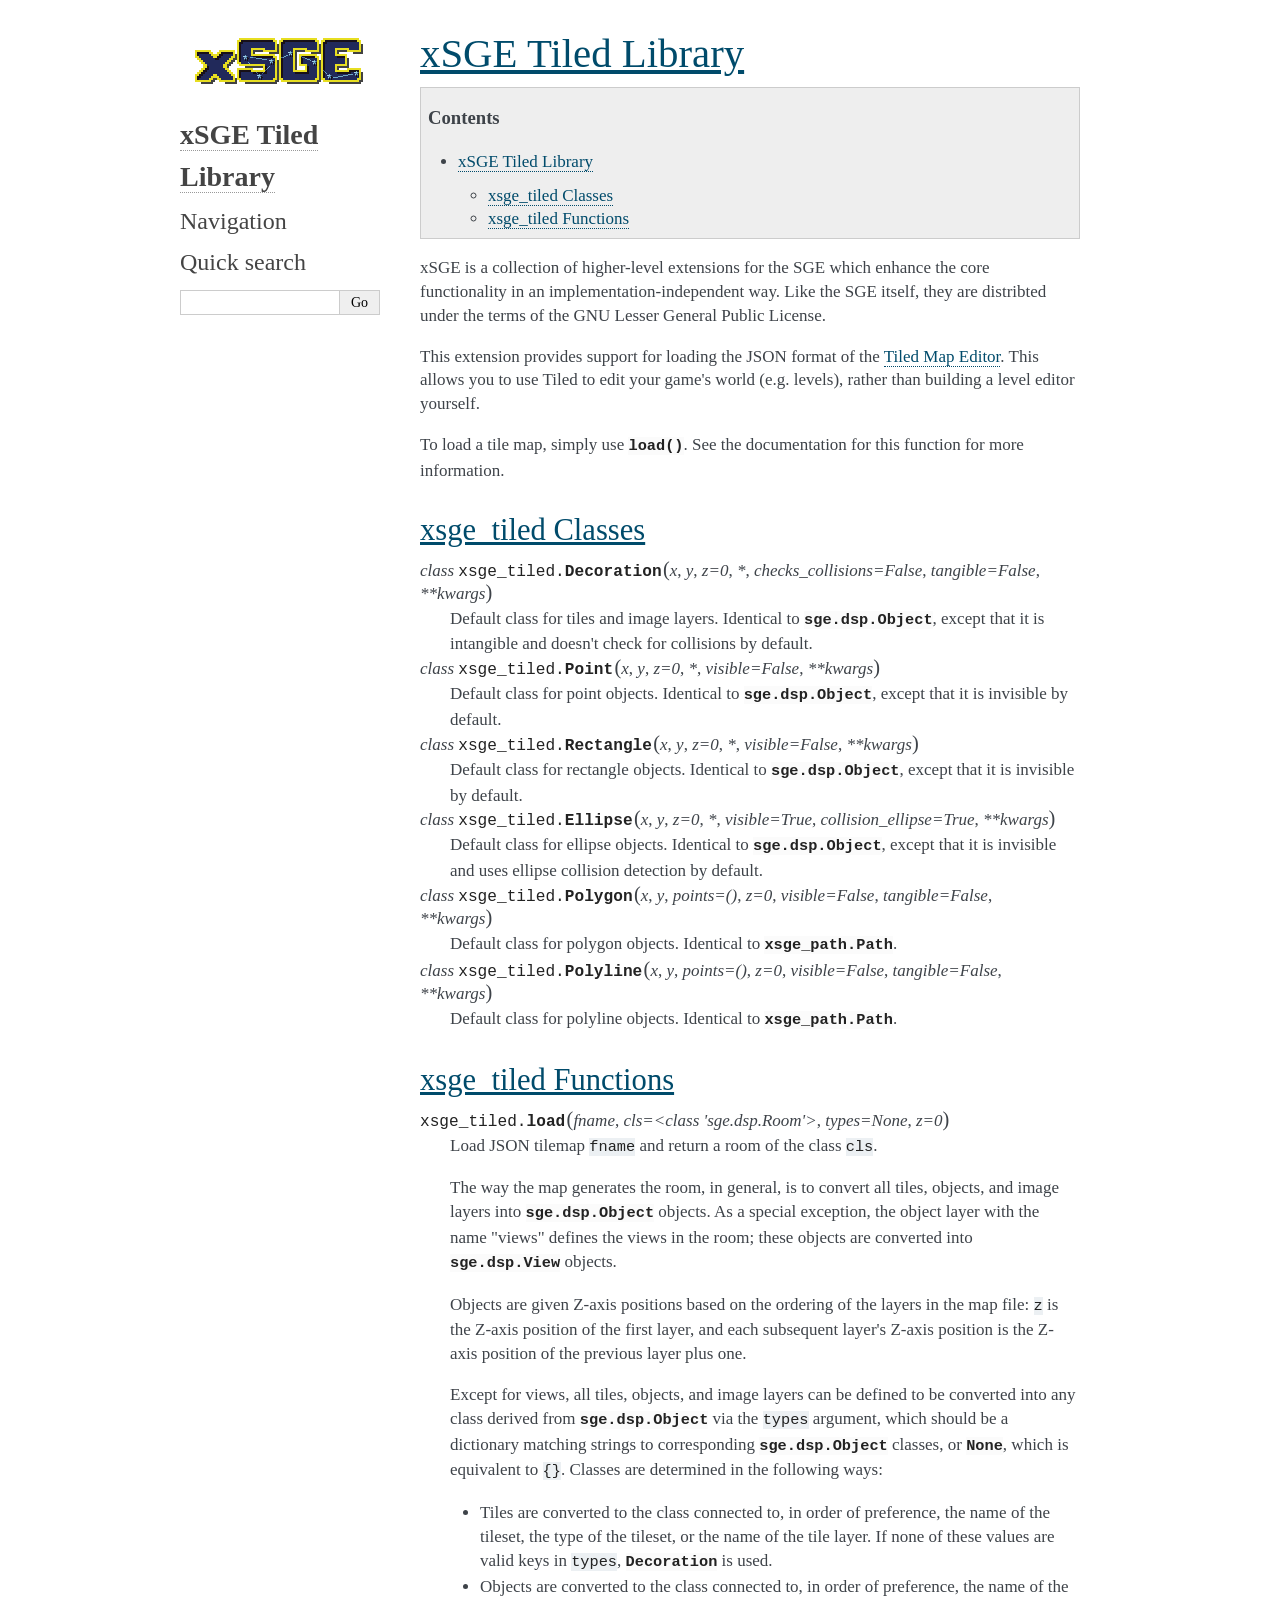
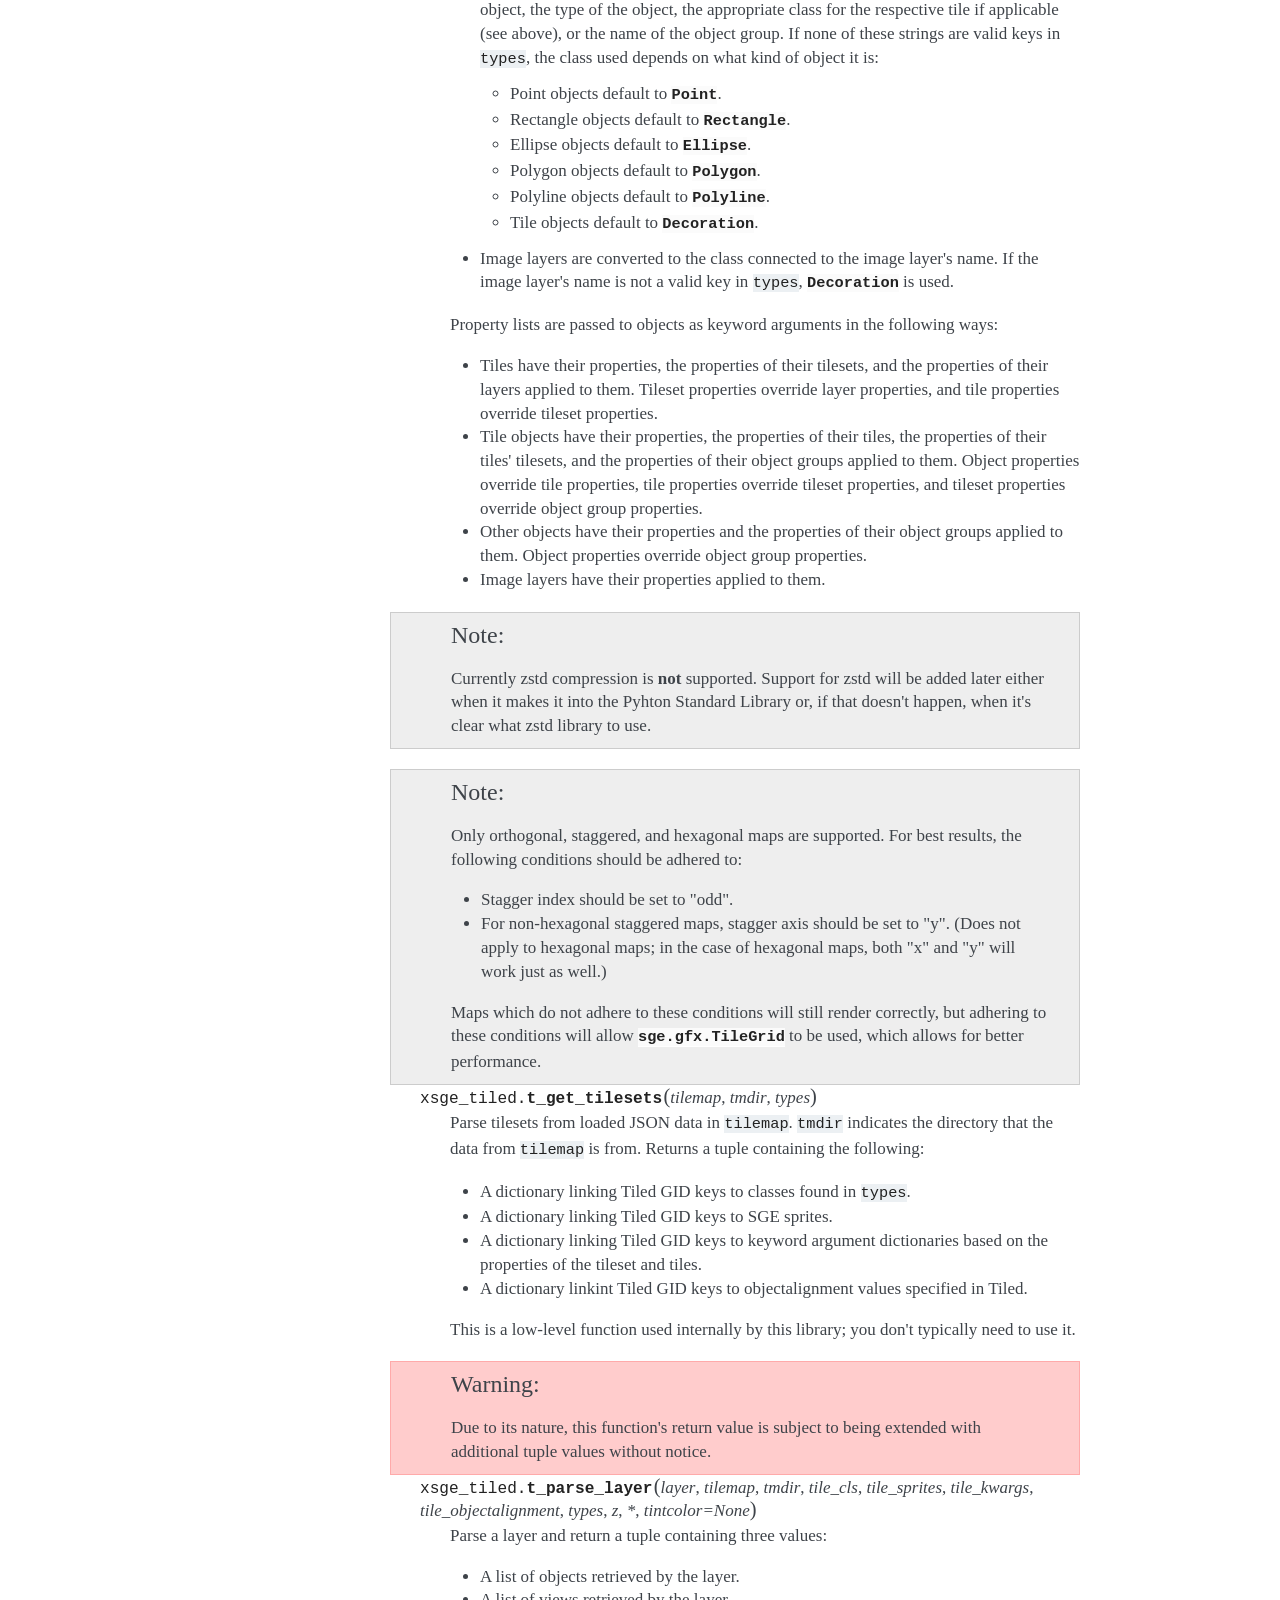
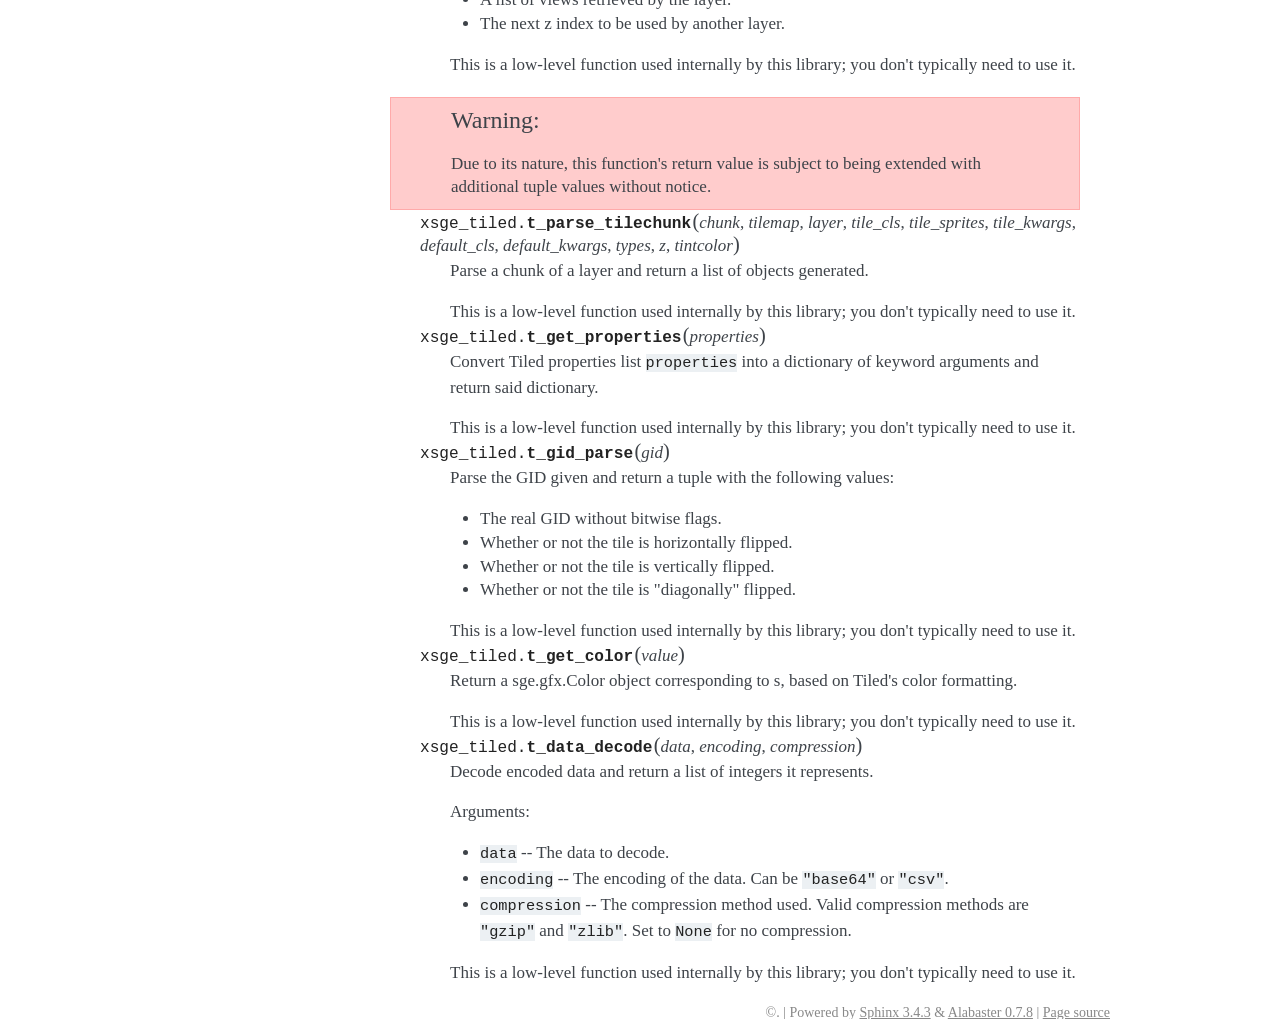
<file: doc/xsge_tiled/index.html>
<!DOCTYPE html>

<html>
  <head>
    <meta charset="utf-8" />
    <meta name="viewport" content="width=device-width, initial-scale=1.0" />
    <title>xSGE Tiled Library &#8212; xSGE Tiled Library 2.0 documentation</title>
    <link rel="stylesheet" href="_static/pygments.css" type="text/css" />
    <link rel="stylesheet" href="_static/alabaster.css" type="text/css" />
    <script id="documentation_options" data-url_root="./" src="_static/documentation_options.js"></script>
    <script src="_static/jquery.js"></script>
    <script src="_static/underscore.js"></script>
    <script src="_static/doctools.js"></script>
    <link rel="shortcut icon" href="_static/favicon.ico"/>
    <link rel="index" title="Index" href="genindex.html" />
    <link rel="search" title="Search" href="search.html" />
   
  <link rel="stylesheet" href="_static/custom.css" type="text/css" />
  
  <meta name="viewport" content="width=device-width, initial-scale=0.9, maximum-scale=0.9" />

  </head><body>
  

    <div class="document">
      <div class="documentwrapper">
        <div class="bodywrapper">
          <div class="body" role="main">
            
  <div class="section" id="xsge-tiled-library">
<h1><a class="toc-backref" href="#id1">xSGE Tiled Library</a><a class="headerlink" href="#xsge-tiled-library" title="Permalink to this headline">¶</a></h1>
<div class="contents topic" id="contents">
<p class="topic-title">Contents</p>
<ul class="simple">
<li><p><a class="reference internal" href="#xsge-tiled-library" id="id1">xSGE Tiled Library</a></p>
<ul>
<li><p><a class="reference internal" href="#xsge-tiled-classes" id="id2">xsge_tiled Classes</a></p></li>
<li><p><a class="reference internal" href="#xsge-tiled-functions" id="id3">xsge_tiled Functions</a></p></li>
</ul>
</li>
</ul>
</div>
<span class="target" id="module-xsge_tiled"></span><p>xSGE is a collection of higher-level extensions for the SGE which
enhance the core functionality in an implementation-independent way.
Like the SGE itself, they are distribted under the terms of the GNU
Lesser General Public License.</p>
<p>This extension provides support for loading the JSON format of the
<a class="reference external" href="http://www.mapeditor.org/">Tiled Map Editor</a>.  This allows you to use
Tiled to edit your game's world (e.g. levels), rather than building a
level editor yourself.</p>
<p>To load a tile map, simply use <a class="reference internal" href="#xsge_tiled.load" title="xsge_tiled.load"><code class="xref py py-func docutils literal notranslate"><span class="pre">load()</span></code></a>.  See the documentation for
this function for more information.</p>
<div class="section" id="xsge-tiled-classes">
<h2><a class="toc-backref" href="#id2">xsge_tiled Classes</a><a class="headerlink" href="#xsge-tiled-classes" title="Permalink to this headline">¶</a></h2>
<dl class="py class">
<dt id="xsge_tiled.Decoration">
<em class="property">class </em><code class="sig-prename descclassname">xsge_tiled.</code><code class="sig-name descname">Decoration</code><span class="sig-paren">(</span><em class="sig-param"><span class="n">x</span></em>, <em class="sig-param"><span class="n">y</span></em>, <em class="sig-param"><span class="n">z</span><span class="o">=</span><span class="default_value">0</span></em>, <em class="sig-param"><span class="o">*</span></em>, <em class="sig-param"><span class="n">checks_collisions</span><span class="o">=</span><span class="default_value">False</span></em>, <em class="sig-param"><span class="n">tangible</span><span class="o">=</span><span class="default_value">False</span></em>, <em class="sig-param"><span class="o">**</span><span class="n">kwargs</span></em><span class="sig-paren">)</span><a class="headerlink" href="#xsge_tiled.Decoration" title="Permalink to this definition">¶</a></dt>
<dd><p>Default class for tiles and image layers.  Identical to
<code class="xref py py-class docutils literal notranslate"><span class="pre">sge.dsp.Object</span></code>, except that it is intangible and doesn't
check for collisions by default.</p>
</dd></dl>

<dl class="py class">
<dt id="xsge_tiled.Point">
<em class="property">class </em><code class="sig-prename descclassname">xsge_tiled.</code><code class="sig-name descname">Point</code><span class="sig-paren">(</span><em class="sig-param"><span class="n">x</span></em>, <em class="sig-param"><span class="n">y</span></em>, <em class="sig-param"><span class="n">z</span><span class="o">=</span><span class="default_value">0</span></em>, <em class="sig-param"><span class="o">*</span></em>, <em class="sig-param"><span class="n">visible</span><span class="o">=</span><span class="default_value">False</span></em>, <em class="sig-param"><span class="o">**</span><span class="n">kwargs</span></em><span class="sig-paren">)</span><a class="headerlink" href="#xsge_tiled.Point" title="Permalink to this definition">¶</a></dt>
<dd><p>Default class for point objects.  Identical to
<code class="xref py py-class docutils literal notranslate"><span class="pre">sge.dsp.Object</span></code>, except that it is invisible by default.</p>
</dd></dl>

<dl class="py class">
<dt id="xsge_tiled.Rectangle">
<em class="property">class </em><code class="sig-prename descclassname">xsge_tiled.</code><code class="sig-name descname">Rectangle</code><span class="sig-paren">(</span><em class="sig-param"><span class="n">x</span></em>, <em class="sig-param"><span class="n">y</span></em>, <em class="sig-param"><span class="n">z</span><span class="o">=</span><span class="default_value">0</span></em>, <em class="sig-param"><span class="o">*</span></em>, <em class="sig-param"><span class="n">visible</span><span class="o">=</span><span class="default_value">False</span></em>, <em class="sig-param"><span class="o">**</span><span class="n">kwargs</span></em><span class="sig-paren">)</span><a class="headerlink" href="#xsge_tiled.Rectangle" title="Permalink to this definition">¶</a></dt>
<dd><p>Default class for rectangle objects.  Identical to
<code class="xref py py-class docutils literal notranslate"><span class="pre">sge.dsp.Object</span></code>, except that it is invisible by default.</p>
</dd></dl>

<dl class="py class">
<dt id="xsge_tiled.Ellipse">
<em class="property">class </em><code class="sig-prename descclassname">xsge_tiled.</code><code class="sig-name descname">Ellipse</code><span class="sig-paren">(</span><em class="sig-param"><span class="n">x</span></em>, <em class="sig-param"><span class="n">y</span></em>, <em class="sig-param"><span class="n">z</span><span class="o">=</span><span class="default_value">0</span></em>, <em class="sig-param"><span class="o">*</span></em>, <em class="sig-param"><span class="n">visible</span><span class="o">=</span><span class="default_value">True</span></em>, <em class="sig-param"><span class="n">collision_ellipse</span><span class="o">=</span><span class="default_value">True</span></em>, <em class="sig-param"><span class="o">**</span><span class="n">kwargs</span></em><span class="sig-paren">)</span><a class="headerlink" href="#xsge_tiled.Ellipse" title="Permalink to this definition">¶</a></dt>
<dd><p>Default class for ellipse objects.  Identical to
<code class="xref py py-class docutils literal notranslate"><span class="pre">sge.dsp.Object</span></code>, except that it is invisible and uses
ellipse collision detection by default.</p>
</dd></dl>

<dl class="py class">
<dt id="xsge_tiled.Polygon">
<em class="property">class </em><code class="sig-prename descclassname">xsge_tiled.</code><code class="sig-name descname">Polygon</code><span class="sig-paren">(</span><em class="sig-param"><span class="n">x</span></em>, <em class="sig-param"><span class="n">y</span></em>, <em class="sig-param"><span class="n">points</span><span class="o">=</span><span class="default_value">()</span></em>, <em class="sig-param"><span class="n">z</span><span class="o">=</span><span class="default_value">0</span></em>, <em class="sig-param"><span class="n">visible</span><span class="o">=</span><span class="default_value">False</span></em>, <em class="sig-param"><span class="n">tangible</span><span class="o">=</span><span class="default_value">False</span></em>, <em class="sig-param"><span class="o">**</span><span class="n">kwargs</span></em><span class="sig-paren">)</span><a class="headerlink" href="#xsge_tiled.Polygon" title="Permalink to this definition">¶</a></dt>
<dd><p>Default class for polygon objects.  Identical to
<code class="xref py py-class docutils literal notranslate"><span class="pre">xsge_path.Path</span></code>.</p>
</dd></dl>

<dl class="py class">
<dt id="xsge_tiled.Polyline">
<em class="property">class </em><code class="sig-prename descclassname">xsge_tiled.</code><code class="sig-name descname">Polyline</code><span class="sig-paren">(</span><em class="sig-param"><span class="n">x</span></em>, <em class="sig-param"><span class="n">y</span></em>, <em class="sig-param"><span class="n">points</span><span class="o">=</span><span class="default_value">()</span></em>, <em class="sig-param"><span class="n">z</span><span class="o">=</span><span class="default_value">0</span></em>, <em class="sig-param"><span class="n">visible</span><span class="o">=</span><span class="default_value">False</span></em>, <em class="sig-param"><span class="n">tangible</span><span class="o">=</span><span class="default_value">False</span></em>, <em class="sig-param"><span class="o">**</span><span class="n">kwargs</span></em><span class="sig-paren">)</span><a class="headerlink" href="#xsge_tiled.Polyline" title="Permalink to this definition">¶</a></dt>
<dd><p>Default class for polyline objects.  Identical to
<code class="xref py py-class docutils literal notranslate"><span class="pre">xsge_path.Path</span></code>.</p>
</dd></dl>

</div>
<div class="section" id="xsge-tiled-functions">
<h2><a class="toc-backref" href="#id3">xsge_tiled Functions</a><a class="headerlink" href="#xsge-tiled-functions" title="Permalink to this headline">¶</a></h2>
<dl class="py function">
<dt id="xsge_tiled.load">
<code class="sig-prename descclassname">xsge_tiled.</code><code class="sig-name descname">load</code><span class="sig-paren">(</span><em class="sig-param">fname</em>, <em class="sig-param">cls=&lt;class 'sge.dsp.Room'&gt;</em>, <em class="sig-param">types=None</em>, <em class="sig-param">z=0</em><span class="sig-paren">)</span><a class="headerlink" href="#xsge_tiled.load" title="Permalink to this definition">¶</a></dt>
<dd><p>Load JSON tilemap <code class="docutils literal notranslate"><span class="pre">fname</span></code> and return a room of the class <code class="docutils literal notranslate"><span class="pre">cls</span></code>.</p>
<p>The way the map generates the room, in general, is to convert all
tiles, objects, and image layers into <code class="xref py py-class docutils literal notranslate"><span class="pre">sge.dsp.Object</span></code>
objects.  As a special exception, the object layer with the name
&quot;views&quot; defines the views in the room; these objects are converted
into <code class="xref py py-class docutils literal notranslate"><span class="pre">sge.dsp.View</span></code> objects.</p>
<p>Objects are given Z-axis positions based on the ordering of the
layers in the map file: <code class="docutils literal notranslate"><span class="pre">z</span></code> is the Z-axis position of the first
layer, and each subsequent layer's Z-axis position is the Z-axis
position of the previous layer plus one.</p>
<p>Except for views, all tiles, objects, and image layers can be
defined to be converted into any class derived from
<code class="xref py py-class docutils literal notranslate"><span class="pre">sge.dsp.Object</span></code> via the <code class="docutils literal notranslate"><span class="pre">types</span></code> argument, which should be
a dictionary matching strings to corresponding
<code class="xref py py-class docutils literal notranslate"><span class="pre">sge.dsp.Object</span></code> classes, or <code class="xref py py-const docutils literal notranslate"><span class="pre">None</span></code>, which is
equivalent to <code class="docutils literal notranslate"><span class="pre">{}</span></code>.  Classes are determined in the following ways:</p>
<ul class="simple">
<li><p>Tiles are converted to the class connected to, in order of
preference, the name of the tileset, the type of the tileset, or
the name of the tile layer.  If none of these values are valid
keys in <code class="docutils literal notranslate"><span class="pre">types</span></code>, <a class="reference internal" href="#xsge_tiled.Decoration" title="xsge_tiled.Decoration"><code class="xref py py-class docutils literal notranslate"><span class="pre">Decoration</span></code></a> is used.</p></li>
<li><p>Objects are converted to the class connected to, in order of
preference, the name of the object, the type of the object, the
appropriate class for the respective tile if applicable (see
above), or the name of the object group.  If none of these strings
are valid keys in <code class="docutils literal notranslate"><span class="pre">types</span></code>, the class used depends on what kind
of object it is:</p>
<ul>
<li><p>Point objects default to <a class="reference internal" href="#xsge_tiled.Point" title="xsge_tiled.Point"><code class="xref py py-class docutils literal notranslate"><span class="pre">Point</span></code></a>.</p></li>
<li><p>Rectangle objects default to <a class="reference internal" href="#xsge_tiled.Rectangle" title="xsge_tiled.Rectangle"><code class="xref py py-class docutils literal notranslate"><span class="pre">Rectangle</span></code></a>.</p></li>
<li><p>Ellipse objects default to <a class="reference internal" href="#xsge_tiled.Ellipse" title="xsge_tiled.Ellipse"><code class="xref py py-class docutils literal notranslate"><span class="pre">Ellipse</span></code></a>.</p></li>
<li><p>Polygon objects default to <a class="reference internal" href="#xsge_tiled.Polygon" title="xsge_tiled.Polygon"><code class="xref py py-class docutils literal notranslate"><span class="pre">Polygon</span></code></a>.</p></li>
<li><p>Polyline objects default to <a class="reference internal" href="#xsge_tiled.Polyline" title="xsge_tiled.Polyline"><code class="xref py py-class docutils literal notranslate"><span class="pre">Polyline</span></code></a>.</p></li>
<li><p>Tile objects default to <a class="reference internal" href="#xsge_tiled.Decoration" title="xsge_tiled.Decoration"><code class="xref py py-class docutils literal notranslate"><span class="pre">Decoration</span></code></a>.</p></li>
</ul>
</li>
<li><p>Image layers are converted to the class connected to the image
layer's name.  If the image layer's name is not a valid key in
<code class="docutils literal notranslate"><span class="pre">types</span></code>, <a class="reference internal" href="#xsge_tiled.Decoration" title="xsge_tiled.Decoration"><code class="xref py py-class docutils literal notranslate"><span class="pre">Decoration</span></code></a> is used.</p></li>
</ul>
<p>Property lists are passed to objects as keyword arguments in the
following ways:</p>
<ul class="simple">
<li><p>Tiles have their properties, the properties of their tilesets, and
the properties of their layers applied to them.  Tileset properties
override layer properties, and tile properties override tileset
properties.</p></li>
<li><p>Tile objects have their properties, the properties of their tiles,
the properties of their tiles' tilesets, and the properties of
their object groups applied to them.  Object properties override
tile properties, tile properties override tileset properties, and
tileset properties override object group properties.</p></li>
<li><p>Other objects have their properties and the properties of their
object groups applied to them.  Object properties override object
group properties.</p></li>
<li><p>Image layers have their properties applied to them.</p></li>
</ul>
<div class="admonition note">
<p class="admonition-title">Note</p>
<p>Currently zstd compression is <strong>not</strong> supported. Support for zstd
will be added later either when it makes it into the Pyhton
Standard Library or, if that doesn't happen, when it's clear what
zstd library to use.</p>
</div>
<div class="admonition note">
<p class="admonition-title">Note</p>
<p>Only orthogonal, staggered, and hexagonal maps are supported.
For best results, the following conditions should be adhered to:</p>
<ul class="simple">
<li><p>Stagger index should be set to &quot;odd&quot;.</p></li>
<li><p>For non-hexagonal staggered maps, stagger axis should be set to
&quot;y&quot;. (Does not apply to hexagonal maps; in the case of
hexagonal maps, both &quot;x&quot; and &quot;y&quot; will work just as well.)</p></li>
</ul>
<p>Maps which do not adhere to these conditions will still render
correctly, but adhering to these conditions will allow
<code class="xref py py-class docutils literal notranslate"><span class="pre">sge.gfx.TileGrid</span></code> to be used, which allows for better
performance.</p>
</div>
</dd></dl>

<dl class="py function">
<dt id="xsge_tiled.t_get_tilesets">
<code class="sig-prename descclassname">xsge_tiled.</code><code class="sig-name descname">t_get_tilesets</code><span class="sig-paren">(</span><em class="sig-param"><span class="n">tilemap</span></em>, <em class="sig-param"><span class="n">tmdir</span></em>, <em class="sig-param"><span class="n">types</span></em><span class="sig-paren">)</span><a class="headerlink" href="#xsge_tiled.t_get_tilesets" title="Permalink to this definition">¶</a></dt>
<dd><p>Parse tilesets from loaded JSON data in <code class="docutils literal notranslate"><span class="pre">tilemap</span></code>.  <code class="docutils literal notranslate"><span class="pre">tmdir</span></code>
indicates the directory that the data from <code class="docutils literal notranslate"><span class="pre">tilemap</span></code> is from.
Returns a tuple containing the following:</p>
<ul class="simple">
<li><p>A dictionary linking Tiled GID keys to classes found in <code class="docutils literal notranslate"><span class="pre">types</span></code>.</p></li>
<li><p>A dictionary linking Tiled GID keys to SGE sprites.</p></li>
<li><p>A dictionary linking Tiled GID keys to keyword argument
dictionaries based on the properties of the tileset and tiles.</p></li>
<li><p>A dictionary linkint Tiled GID keys to objectalignment values
specified in Tiled.</p></li>
</ul>
<p>This is a low-level function used internally by this library; you
don't typically need to use it.</p>
<div class="admonition warning">
<p class="admonition-title">Warning</p>
<p>Due to its nature, this function's return value is subject to
being extended with additional tuple values without notice.</p>
</div>
</dd></dl>

<dl class="py function">
<dt id="xsge_tiled.t_parse_layer">
<code class="sig-prename descclassname">xsge_tiled.</code><code class="sig-name descname">t_parse_layer</code><span class="sig-paren">(</span><em class="sig-param"><span class="n">layer</span></em>, <em class="sig-param"><span class="n">tilemap</span></em>, <em class="sig-param"><span class="n">tmdir</span></em>, <em class="sig-param"><span class="n">tile_cls</span></em>, <em class="sig-param"><span class="n">tile_sprites</span></em>, <em class="sig-param"><span class="n">tile_kwargs</span></em>, <em class="sig-param"><span class="n">tile_objectalignment</span></em>, <em class="sig-param"><span class="n">types</span></em>, <em class="sig-param"><span class="n">z</span></em>, <em class="sig-param"><span class="o">*</span></em>, <em class="sig-param"><span class="n">tintcolor</span><span class="o">=</span><span class="default_value">None</span></em><span class="sig-paren">)</span><a class="headerlink" href="#xsge_tiled.t_parse_layer" title="Permalink to this definition">¶</a></dt>
<dd><p>Parse a layer and return a tuple containing three values:</p>
<ul class="simple">
<li><p>A list of objects retrieved by the layer.</p></li>
<li><p>A list of views retrieved by the layer.</p></li>
<li><p>The next z index to be used by another layer.</p></li>
</ul>
<p>This is a low-level function used internally by this library; you
don't typically need to use it.</p>
<div class="admonition warning">
<p class="admonition-title">Warning</p>
<p>Due to its nature, this function's return value is subject to
being extended with additional tuple values without notice.</p>
</div>
</dd></dl>

<dl class="py function">
<dt id="xsge_tiled.t_parse_tilechunk">
<code class="sig-prename descclassname">xsge_tiled.</code><code class="sig-name descname">t_parse_tilechunk</code><span class="sig-paren">(</span><em class="sig-param"><span class="n">chunk</span></em>, <em class="sig-param"><span class="n">tilemap</span></em>, <em class="sig-param"><span class="n">layer</span></em>, <em class="sig-param"><span class="n">tile_cls</span></em>, <em class="sig-param"><span class="n">tile_sprites</span></em>, <em class="sig-param"><span class="n">tile_kwargs</span></em>, <em class="sig-param"><span class="n">default_cls</span></em>, <em class="sig-param"><span class="n">default_kwargs</span></em>, <em class="sig-param"><span class="n">types</span></em>, <em class="sig-param"><span class="n">z</span></em>, <em class="sig-param"><span class="n">tintcolor</span></em><span class="sig-paren">)</span><a class="headerlink" href="#xsge_tiled.t_parse_tilechunk" title="Permalink to this definition">¶</a></dt>
<dd><p>Parse a chunk of a layer and return a list of objects generated.</p>
<p>This is a low-level function used internally by this library; you
don't typically need to use it.</p>
</dd></dl>

<dl class="py function">
<dt id="xsge_tiled.t_get_properties">
<code class="sig-prename descclassname">xsge_tiled.</code><code class="sig-name descname">t_get_properties</code><span class="sig-paren">(</span><em class="sig-param"><span class="n">properties</span></em><span class="sig-paren">)</span><a class="headerlink" href="#xsge_tiled.t_get_properties" title="Permalink to this definition">¶</a></dt>
<dd><p>Convert Tiled properties list <code class="docutils literal notranslate"><span class="pre">properties</span></code> into a dictionary of
keyword arguments and return said dictionary.</p>
<p>This is a low-level function used internally by this library; you
don't typically need to use it.</p>
</dd></dl>

<dl class="py function">
<dt id="xsge_tiled.t_gid_parse">
<code class="sig-prename descclassname">xsge_tiled.</code><code class="sig-name descname">t_gid_parse</code><span class="sig-paren">(</span><em class="sig-param"><span class="n">gid</span></em><span class="sig-paren">)</span><a class="headerlink" href="#xsge_tiled.t_gid_parse" title="Permalink to this definition">¶</a></dt>
<dd><p>Parse the GID given and return a tuple with the following values:</p>
<ul class="simple">
<li><p>The real GID without bitwise flags.</p></li>
<li><p>Whether or not the tile is horizontally flipped.</p></li>
<li><p>Whether or not the tile is vertically flipped.</p></li>
<li><p>Whether or not the tile is &quot;diagonally&quot; flipped.</p></li>
</ul>
<p>This is a low-level function used internally by this library; you
don't typically need to use it.</p>
</dd></dl>

<dl class="py function">
<dt id="xsge_tiled.t_get_color">
<code class="sig-prename descclassname">xsge_tiled.</code><code class="sig-name descname">t_get_color</code><span class="sig-paren">(</span><em class="sig-param"><span class="n">value</span></em><span class="sig-paren">)</span><a class="headerlink" href="#xsge_tiled.t_get_color" title="Permalink to this definition">¶</a></dt>
<dd><p>Return a sge.gfx.Color object corresponding to s, based on Tiled's
color formatting.</p>
<p>This is a low-level function used internally by this library; you
don't typically need to use it.</p>
</dd></dl>

<dl class="py function">
<dt id="xsge_tiled.t_data_decode">
<code class="sig-prename descclassname">xsge_tiled.</code><code class="sig-name descname">t_data_decode</code><span class="sig-paren">(</span><em class="sig-param"><span class="n">data</span></em>, <em class="sig-param"><span class="n">encoding</span></em>, <em class="sig-param"><span class="n">compression</span></em><span class="sig-paren">)</span><a class="headerlink" href="#xsge_tiled.t_data_decode" title="Permalink to this definition">¶</a></dt>
<dd><p>Decode encoded data and return a list of integers it represents.</p>
<p>Arguments:</p>
<ul class="simple">
<li><p><code class="docutils literal notranslate"><span class="pre">data</span></code> -- The data to decode.</p></li>
<li><p><code class="docutils literal notranslate"><span class="pre">encoding</span></code> -- The encoding of the data.  Can be <code class="docutils literal notranslate"><span class="pre">&quot;base64&quot;</span></code>
or <code class="docutils literal notranslate"><span class="pre">&quot;csv&quot;</span></code>.</p></li>
<li><p><code class="docutils literal notranslate"><span class="pre">compression</span></code> -- The compression method used.  Valid
compression methods are <code class="docutils literal notranslate"><span class="pre">&quot;gzip&quot;</span></code> and <code class="docutils literal notranslate"><span class="pre">&quot;zlib&quot;</span></code>.
Set to <code class="docutils literal notranslate"><span class="pre">None</span></code> for no compression.</p></li>
</ul>
<p>This is a low-level function used internally by this library; you
don't typically need to use it.</p>
</dd></dl>

</div>
</div>


          </div>
        </div>
      </div>
      <div class="sphinxsidebar" role="navigation" aria-label="main navigation">
        <div class="sphinxsidebarwrapper">
            <p class="logo"><a href="#">
              <img class="logo" src="_static/xsge_logo_alpha_black.png" alt="Logo"/>
            </a></p>
<h1 class="logo"><a href="#">xSGE Tiled Library</a></h1>








<h3>Navigation</h3>

<div class="relations">
<h3>Related Topics</h3>
<ul>
  <li><a href="#">Documentation overview</a><ul>
  </ul></li>
</ul>
</div>
<div id="searchbox" style="display: none" role="search">
  <h3 id="searchlabel">Quick search</h3>
    <div class="searchformwrapper">
    <form class="search" action="search.html" method="get">
      <input type="text" name="q" aria-labelledby="searchlabel" />
      <input type="submit" value="Go" />
    </form>
    </div>
</div>
<script>$('#searchbox').show(0);</script>
        </div>
      </div>
      <div class="clearer"></div>
    </div>
    <div class="footer">
      &copy;.
      
      |
      Powered by <a href="http://sphinx-doc.org/">Sphinx 3.4.3</a>
      &amp; <a href="https://github.com/bitprophet/alabaster">Alabaster 0.7.8</a>
      
      |
      <a href="_sources/index.rst.txt"
          rel="nofollow">Page source</a>
    </div>

    

    
  </body>
</html>
</file>
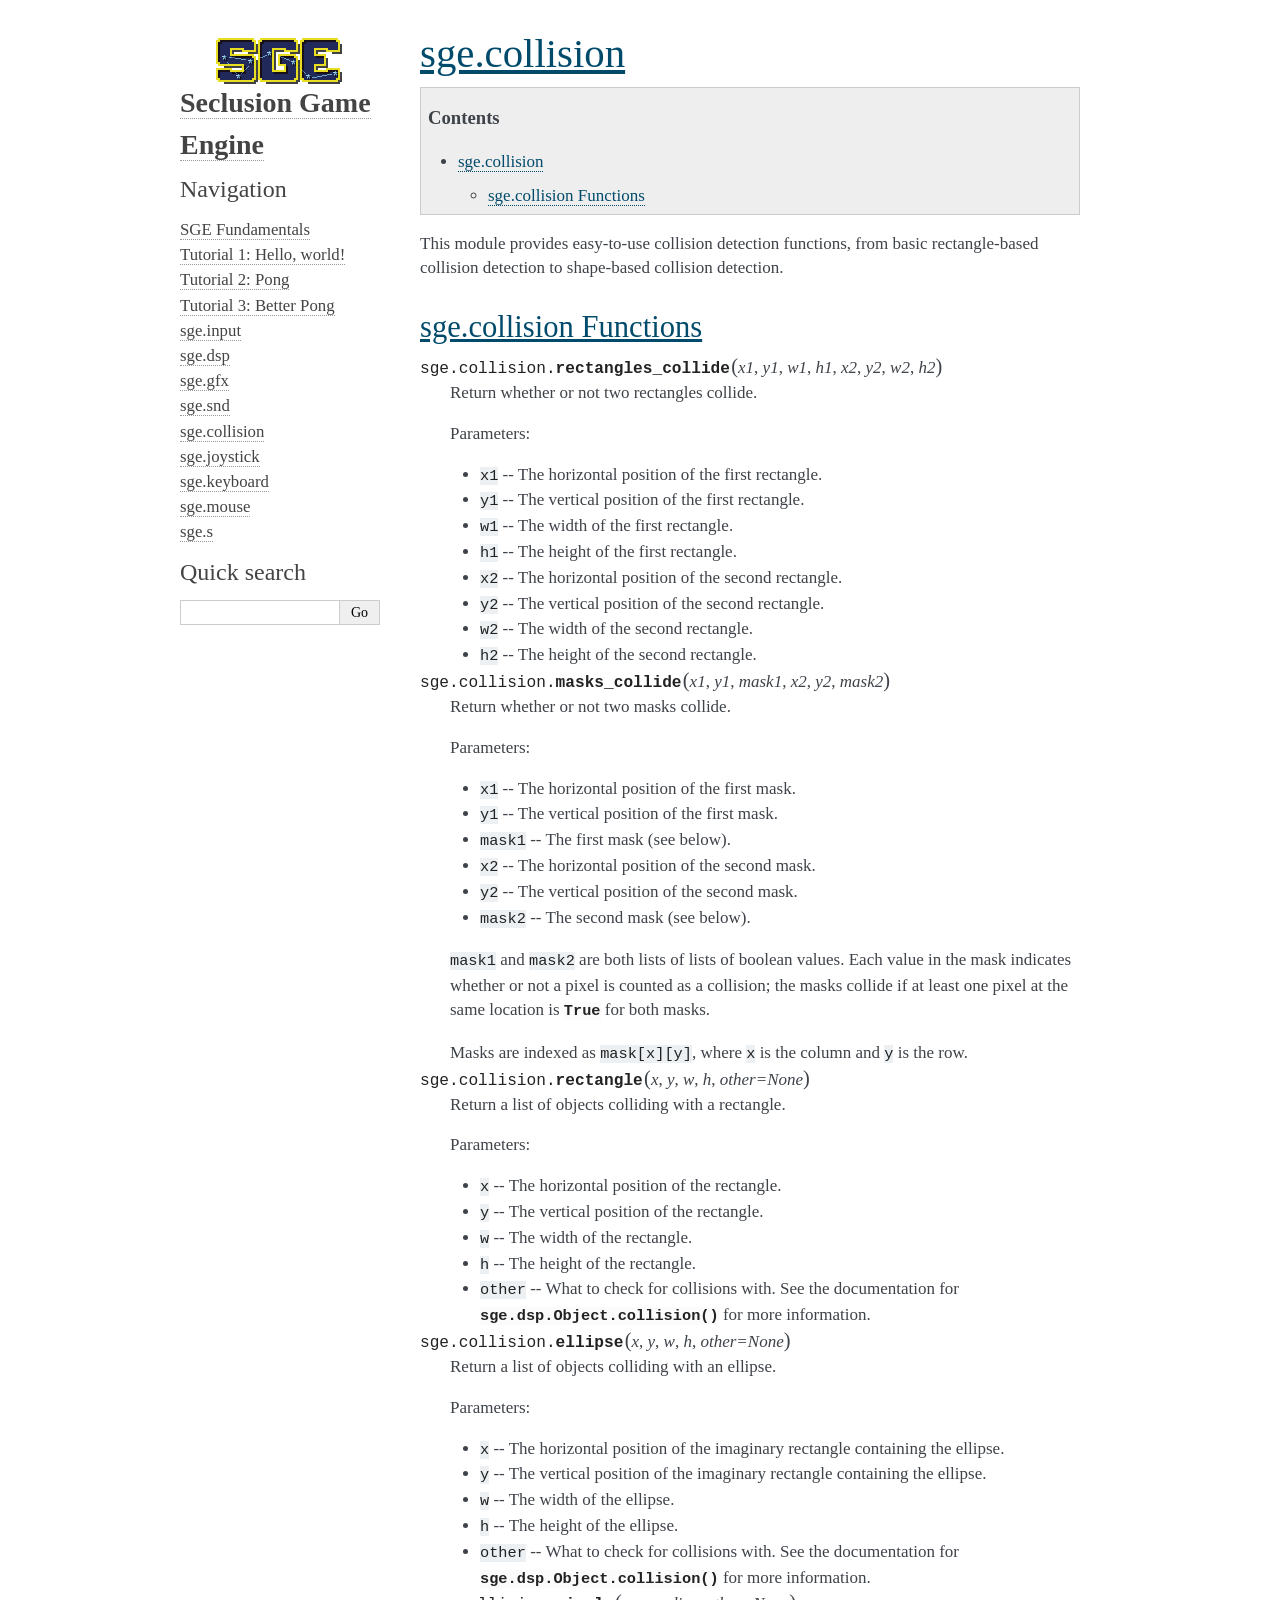
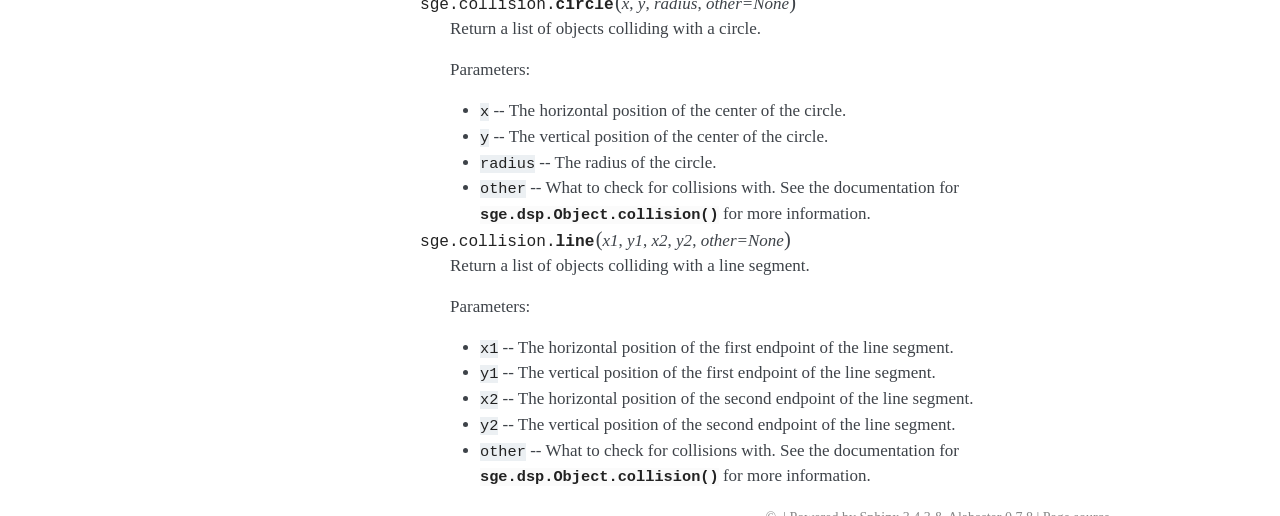
<file: doc/sge/collision.html>
<!DOCTYPE html>

<html>
  <head>
    <meta charset="utf-8" />
    <meta name="viewport" content="width=device-width, initial-scale=1.0" />
    <title>sge.collision &#8212; Seclusion Game Engine 2.0.1 documentation</title>
    <link rel="stylesheet" href="_static/pygments.css" type="text/css" />
    <link rel="stylesheet" href="_static/alabaster.css" type="text/css" />
    <script id="documentation_options" data-url_root="./" src="_static/documentation_options.js"></script>
    <script src="_static/jquery.js"></script>
    <script src="_static/underscore.js"></script>
    <script src="_static/doctools.js"></script>
    <link rel="shortcut icon" href="_static/favicon.ico"/>
    <link rel="index" title="Index" href="genindex.html" />
    <link rel="search" title="Search" href="search.html" />
    <link rel="next" title="sge.joystick" href="joystick.html" />
    <link rel="prev" title="sge.snd" href="snd.html" />
   
  <link rel="stylesheet" href="_static/custom.css" type="text/css" />
  
  <meta name="viewport" content="width=device-width, initial-scale=0.9, maximum-scale=0.9" />

  </head><body>
  

    <div class="document">
      <div class="documentwrapper">
        <div class="bodywrapper">
          <div class="body" role="main">
            
  <div class="section" id="sge-collision">
<h1><a class="toc-backref" href="#id1">sge.collision</a><a class="headerlink" href="#sge-collision" title="Permalink to this headline">¶</a></h1>
<div class="contents topic" id="contents">
<p class="topic-title">Contents</p>
<ul class="simple">
<li><p><a class="reference internal" href="#sge-collision" id="id1">sge.collision</a></p>
<ul>
<li><p><a class="reference internal" href="#sge-collision-functions" id="id2">sge.collision Functions</a></p></li>
</ul>
</li>
</ul>
</div>
<span class="target" id="module-sge.collision"></span><p>This module provides easy-to-use collision detection functions, from
basic rectangle-based collision detection to shape-based collision
detection.</p>
<div class="section" id="sge-collision-functions">
<h2><a class="toc-backref" href="#id2">sge.collision Functions</a><a class="headerlink" href="#sge-collision-functions" title="Permalink to this headline">¶</a></h2>
<dl class="py function">
<dt id="sge.collision.rectangles_collide">
<code class="sig-prename descclassname">sge.collision.</code><code class="sig-name descname">rectangles_collide</code><span class="sig-paren">(</span><em class="sig-param"><span class="n">x1</span></em>, <em class="sig-param"><span class="n">y1</span></em>, <em class="sig-param"><span class="n">w1</span></em>, <em class="sig-param"><span class="n">h1</span></em>, <em class="sig-param"><span class="n">x2</span></em>, <em class="sig-param"><span class="n">y2</span></em>, <em class="sig-param"><span class="n">w2</span></em>, <em class="sig-param"><span class="n">h2</span></em><span class="sig-paren">)</span><a class="headerlink" href="#sge.collision.rectangles_collide" title="Permalink to this definition">¶</a></dt>
<dd><p>Return whether or not two rectangles collide.</p>
<p>Parameters:</p>
<ul class="simple">
<li><p><code class="docutils literal notranslate"><span class="pre">x1</span></code> -- The horizontal position of the first rectangle.</p></li>
<li><p><code class="docutils literal notranslate"><span class="pre">y1</span></code> -- The vertical position of the first rectangle.</p></li>
<li><p><code class="docutils literal notranslate"><span class="pre">w1</span></code> -- The width of the first rectangle.</p></li>
<li><p><code class="docutils literal notranslate"><span class="pre">h1</span></code> -- The height of the first rectangle.</p></li>
<li><p><code class="docutils literal notranslate"><span class="pre">x2</span></code> -- The horizontal position of the second rectangle.</p></li>
<li><p><code class="docutils literal notranslate"><span class="pre">y2</span></code> -- The vertical position of the second rectangle.</p></li>
<li><p><code class="docutils literal notranslate"><span class="pre">w2</span></code> -- The width of the second rectangle.</p></li>
<li><p><code class="docutils literal notranslate"><span class="pre">h2</span></code> -- The height of the second rectangle.</p></li>
</ul>
</dd></dl>

<dl class="py function">
<dt id="sge.collision.masks_collide">
<code class="sig-prename descclassname">sge.collision.</code><code class="sig-name descname">masks_collide</code><span class="sig-paren">(</span><em class="sig-param"><span class="n">x1</span></em>, <em class="sig-param"><span class="n">y1</span></em>, <em class="sig-param"><span class="n">mask1</span></em>, <em class="sig-param"><span class="n">x2</span></em>, <em class="sig-param"><span class="n">y2</span></em>, <em class="sig-param"><span class="n">mask2</span></em><span class="sig-paren">)</span><a class="headerlink" href="#sge.collision.masks_collide" title="Permalink to this definition">¶</a></dt>
<dd><p>Return whether or not two masks collide.</p>
<p>Parameters:</p>
<ul class="simple">
<li><p><code class="docutils literal notranslate"><span class="pre">x1</span></code> -- The horizontal position of the first mask.</p></li>
<li><p><code class="docutils literal notranslate"><span class="pre">y1</span></code> -- The vertical position of the first mask.</p></li>
<li><p><code class="docutils literal notranslate"><span class="pre">mask1</span></code> -- The first mask (see below).</p></li>
<li><p><code class="docutils literal notranslate"><span class="pre">x2</span></code> -- The horizontal position of the second mask.</p></li>
<li><p><code class="docutils literal notranslate"><span class="pre">y2</span></code> -- The vertical position of the second mask.</p></li>
<li><p><code class="docutils literal notranslate"><span class="pre">mask2</span></code> -- The second mask (see below).</p></li>
</ul>
<p><code class="docutils literal notranslate"><span class="pre">mask1</span></code> and <code class="docutils literal notranslate"><span class="pre">mask2</span></code> are both lists of lists of boolean values.
Each value in the mask indicates whether or not a pixel is counted
as a collision; the masks collide if at least one pixel at the same
location is <code class="xref py py-const docutils literal notranslate"><span class="pre">True</span></code> for both masks.</p>
<p>Masks are indexed as <code class="docutils literal notranslate"><span class="pre">mask[x][y]</span></code>, where <code class="docutils literal notranslate"><span class="pre">x</span></code> is the column and
<code class="docutils literal notranslate"><span class="pre">y</span></code> is the row.</p>
</dd></dl>

<dl class="py function">
<dt id="sge.collision.rectangle">
<code class="sig-prename descclassname">sge.collision.</code><code class="sig-name descname">rectangle</code><span class="sig-paren">(</span><em class="sig-param"><span class="n">x</span></em>, <em class="sig-param"><span class="n">y</span></em>, <em class="sig-param"><span class="n">w</span></em>, <em class="sig-param"><span class="n">h</span></em>, <em class="sig-param"><span class="n">other</span><span class="o">=</span><span class="default_value">None</span></em><span class="sig-paren">)</span><a class="headerlink" href="#sge.collision.rectangle" title="Permalink to this definition">¶</a></dt>
<dd><p>Return a list of objects colliding with a rectangle.</p>
<p>Parameters:</p>
<ul class="simple">
<li><p><code class="docutils literal notranslate"><span class="pre">x</span></code> -- The horizontal position of the rectangle.</p></li>
<li><p><code class="docutils literal notranslate"><span class="pre">y</span></code> -- The vertical position of the rectangle.</p></li>
<li><p><code class="docutils literal notranslate"><span class="pre">w</span></code> -- The width of the rectangle.</p></li>
<li><p><code class="docutils literal notranslate"><span class="pre">h</span></code> -- The height of the rectangle.</p></li>
<li><p><code class="docutils literal notranslate"><span class="pre">other</span></code> -- What to check for collisions with.  See the
documentation for <a class="reference internal" href="dsp.html#sge.dsp.Object.collision" title="sge.dsp.Object.collision"><code class="xref py py-meth docutils literal notranslate"><span class="pre">sge.dsp.Object.collision()</span></code></a> for more
information.</p></li>
</ul>
</dd></dl>

<dl class="py function">
<dt id="sge.collision.ellipse">
<code class="sig-prename descclassname">sge.collision.</code><code class="sig-name descname">ellipse</code><span class="sig-paren">(</span><em class="sig-param"><span class="n">x</span></em>, <em class="sig-param"><span class="n">y</span></em>, <em class="sig-param"><span class="n">w</span></em>, <em class="sig-param"><span class="n">h</span></em>, <em class="sig-param"><span class="n">other</span><span class="o">=</span><span class="default_value">None</span></em><span class="sig-paren">)</span><a class="headerlink" href="#sge.collision.ellipse" title="Permalink to this definition">¶</a></dt>
<dd><p>Return a list of objects colliding with an ellipse.</p>
<p>Parameters:</p>
<ul class="simple">
<li><p><code class="docutils literal notranslate"><span class="pre">x</span></code> -- The horizontal position of the imaginary rectangle
containing the ellipse.</p></li>
<li><p><code class="docutils literal notranslate"><span class="pre">y</span></code> -- The vertical position of the imaginary rectangle
containing the ellipse.</p></li>
<li><p><code class="docutils literal notranslate"><span class="pre">w</span></code> -- The width of the ellipse.</p></li>
<li><p><code class="docutils literal notranslate"><span class="pre">h</span></code> -- The height of the ellipse.</p></li>
<li><p><code class="docutils literal notranslate"><span class="pre">other</span></code> -- What to check for collisions with.  See the
documentation for <a class="reference internal" href="dsp.html#sge.dsp.Object.collision" title="sge.dsp.Object.collision"><code class="xref py py-meth docutils literal notranslate"><span class="pre">sge.dsp.Object.collision()</span></code></a> for more
information.</p></li>
</ul>
</dd></dl>

<dl class="py function">
<dt id="sge.collision.circle">
<code class="sig-prename descclassname">sge.collision.</code><code class="sig-name descname">circle</code><span class="sig-paren">(</span><em class="sig-param"><span class="n">x</span></em>, <em class="sig-param"><span class="n">y</span></em>, <em class="sig-param"><span class="n">radius</span></em>, <em class="sig-param"><span class="n">other</span><span class="o">=</span><span class="default_value">None</span></em><span class="sig-paren">)</span><a class="headerlink" href="#sge.collision.circle" title="Permalink to this definition">¶</a></dt>
<dd><p>Return a list of objects colliding with a circle.</p>
<p>Parameters:</p>
<ul class="simple">
<li><p><code class="docutils literal notranslate"><span class="pre">x</span></code> -- The horizontal position of the center of the circle.</p></li>
<li><p><code class="docutils literal notranslate"><span class="pre">y</span></code> -- The vertical position of the center of the circle.</p></li>
<li><p><code class="docutils literal notranslate"><span class="pre">radius</span></code> -- The radius of the circle.</p></li>
<li><p><code class="docutils literal notranslate"><span class="pre">other</span></code> -- What to check for collisions with.  See the
documentation for <a class="reference internal" href="dsp.html#sge.dsp.Object.collision" title="sge.dsp.Object.collision"><code class="xref py py-meth docutils literal notranslate"><span class="pre">sge.dsp.Object.collision()</span></code></a> for more
information.</p></li>
</ul>
</dd></dl>

<dl class="py function">
<dt id="sge.collision.line">
<code class="sig-prename descclassname">sge.collision.</code><code class="sig-name descname">line</code><span class="sig-paren">(</span><em class="sig-param"><span class="n">x1</span></em>, <em class="sig-param"><span class="n">y1</span></em>, <em class="sig-param"><span class="n">x2</span></em>, <em class="sig-param"><span class="n">y2</span></em>, <em class="sig-param"><span class="n">other</span><span class="o">=</span><span class="default_value">None</span></em><span class="sig-paren">)</span><a class="headerlink" href="#sge.collision.line" title="Permalink to this definition">¶</a></dt>
<dd><p>Return a list of objects colliding with a line segment.</p>
<p>Parameters:</p>
<ul class="simple">
<li><p><code class="docutils literal notranslate"><span class="pre">x1</span></code> -- The horizontal position of the first endpoint of the
line segment.</p></li>
<li><p><code class="docutils literal notranslate"><span class="pre">y1</span></code> -- The vertical position of the first endpoint of the line
segment.</p></li>
<li><p><code class="docutils literal notranslate"><span class="pre">x2</span></code> -- The horizontal position of the second endpoint of the
line segment.</p></li>
<li><p><code class="docutils literal notranslate"><span class="pre">y2</span></code> -- The vertical position of the second endpoint of the line
segment.</p></li>
<li><p><code class="docutils literal notranslate"><span class="pre">other</span></code> -- What to check for collisions with.  See the
documentation for <a class="reference internal" href="dsp.html#sge.dsp.Object.collision" title="sge.dsp.Object.collision"><code class="xref py py-meth docutils literal notranslate"><span class="pre">sge.dsp.Object.collision()</span></code></a> for more
information.</p></li>
</ul>
</dd></dl>

</div>
</div>


          </div>
        </div>
      </div>
      <div class="sphinxsidebar" role="navigation" aria-label="main navigation">
        <div class="sphinxsidebarwrapper">
            <p class="logo"><a href="index.html">
              <img class="logo" src="_static/sge_logo_alpha_black.png" alt="Logo"/>
            </a></p>
<h1 class="logo"><a href="index.html">Seclusion Game Engine</a></h1>








<h3>Navigation</h3>
<ul class="current">
<li class="toctree-l1"><a class="reference internal" href="sge.html">SGE Fundamentals</a></li>
<li class="toctree-l1"><a class="reference internal" href="hello_world.html">Tutorial 1: Hello, world!</a></li>
<li class="toctree-l1"><a class="reference internal" href="pong.html">Tutorial 2: Pong</a></li>
<li class="toctree-l1"><a class="reference internal" href="pong_better.html">Tutorial 3: Better Pong</a></li>
<li class="toctree-l1"><a class="reference internal" href="input.html">sge.input</a></li>
<li class="toctree-l1"><a class="reference internal" href="dsp.html">sge.dsp</a></li>
<li class="toctree-l1"><a class="reference internal" href="gfx.html">sge.gfx</a></li>
<li class="toctree-l1"><a class="reference internal" href="snd.html">sge.snd</a></li>
<li class="toctree-l1 current"><a class="current reference internal" href="#">sge.collision</a></li>
<li class="toctree-l1"><a class="reference internal" href="joystick.html">sge.joystick</a></li>
<li class="toctree-l1"><a class="reference internal" href="keyboard.html">sge.keyboard</a></li>
<li class="toctree-l1"><a class="reference internal" href="mouse.html">sge.mouse</a></li>
<li class="toctree-l1"><a class="reference internal" href="s.html">sge.s</a></li>
</ul>

<div class="relations">
<h3>Related Topics</h3>
<ul>
  <li><a href="index.html">Documentation overview</a><ul>
      <li>Previous: <a href="snd.html" title="previous chapter">sge.snd</a></li>
      <li>Next: <a href="joystick.html" title="next chapter">sge.joystick</a></li>
  </ul></li>
</ul>
</div>
<div id="searchbox" style="display: none" role="search">
  <h3 id="searchlabel">Quick search</h3>
    <div class="searchformwrapper">
    <form class="search" action="search.html" method="get">
      <input type="text" name="q" aria-labelledby="searchlabel" />
      <input type="submit" value="Go" />
    </form>
    </div>
</div>
<script>$('#searchbox').show(0);</script>
        </div>
      </div>
      <div class="clearer"></div>
    </div>
    <div class="footer">
      &copy;.
      
      |
      Powered by <a href="http://sphinx-doc.org/">Sphinx 3.4.3</a>
      &amp; <a href="https://github.com/bitprophet/alabaster">Alabaster 0.7.8</a>
      
      |
      <a href="_sources/collision.rst.txt"
          rel="nofollow">Page source</a>
    </div>

    

    
  </body>
</html>
</file>
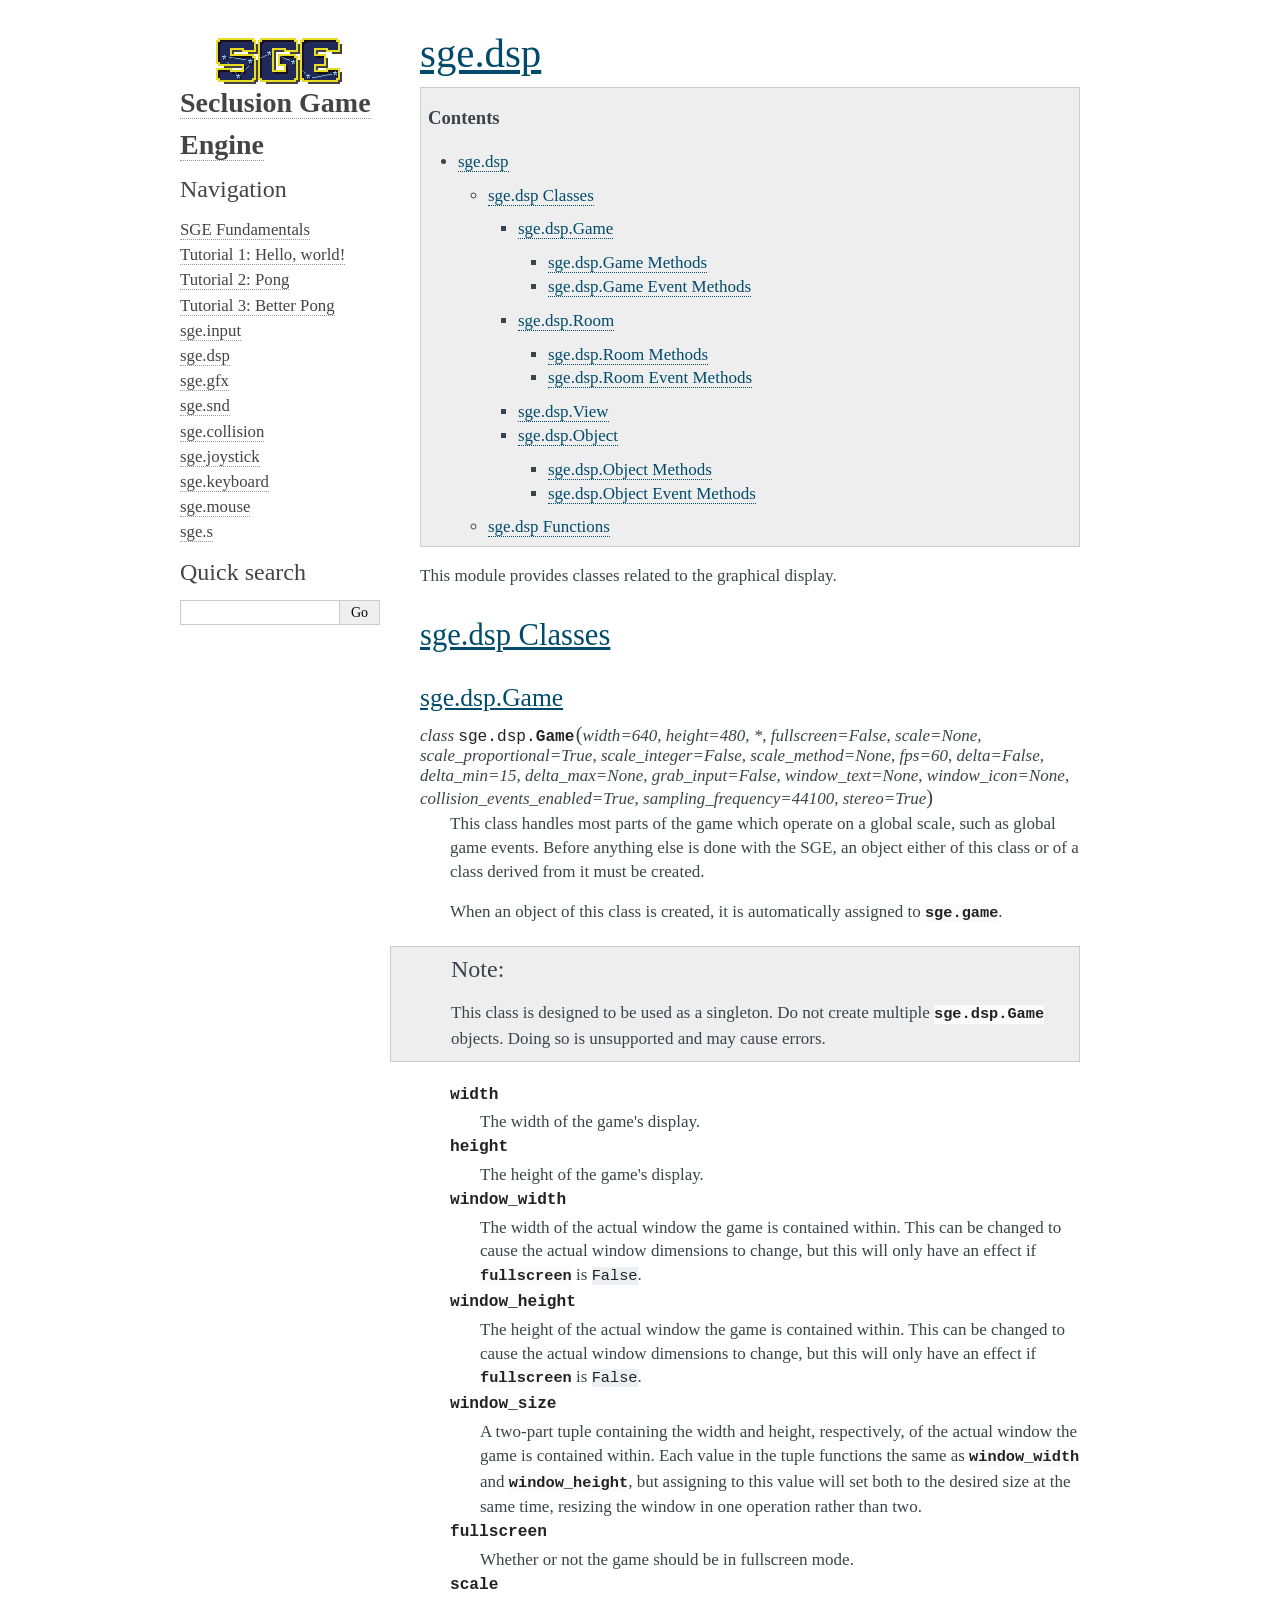
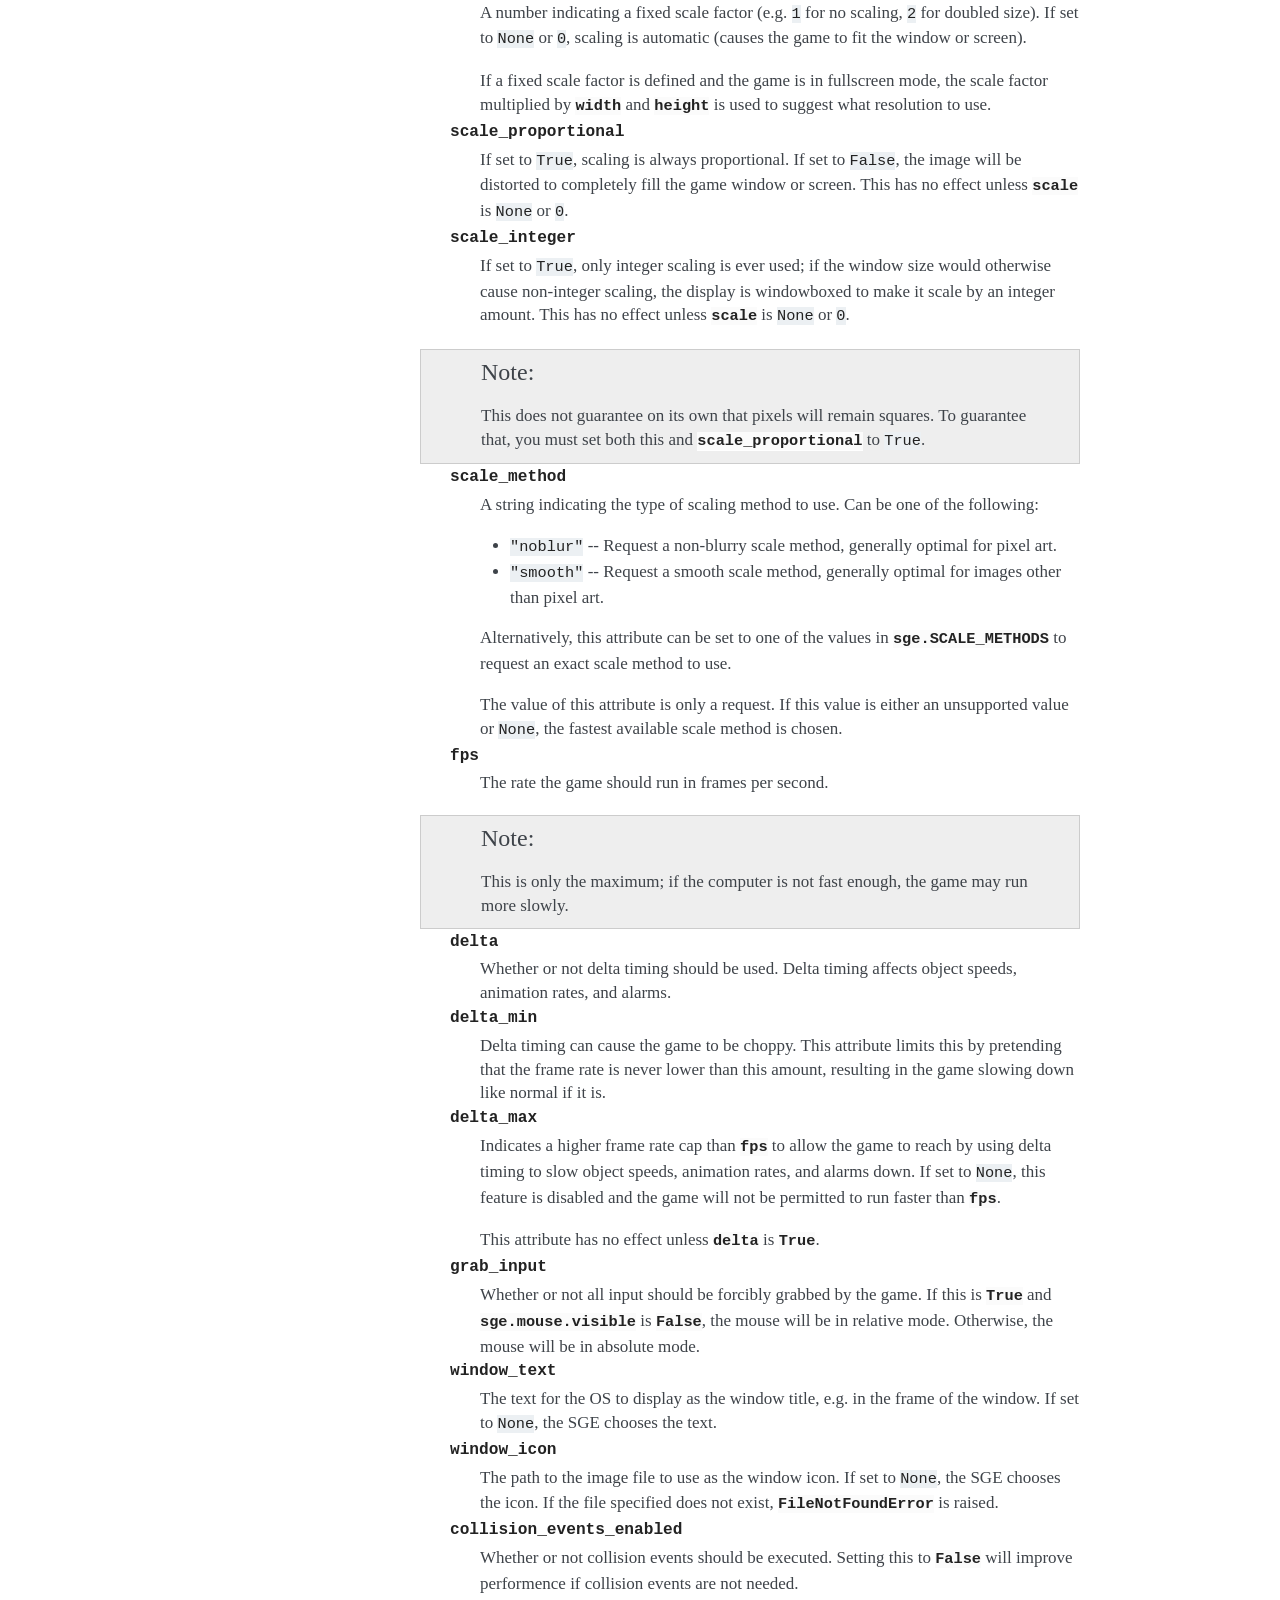
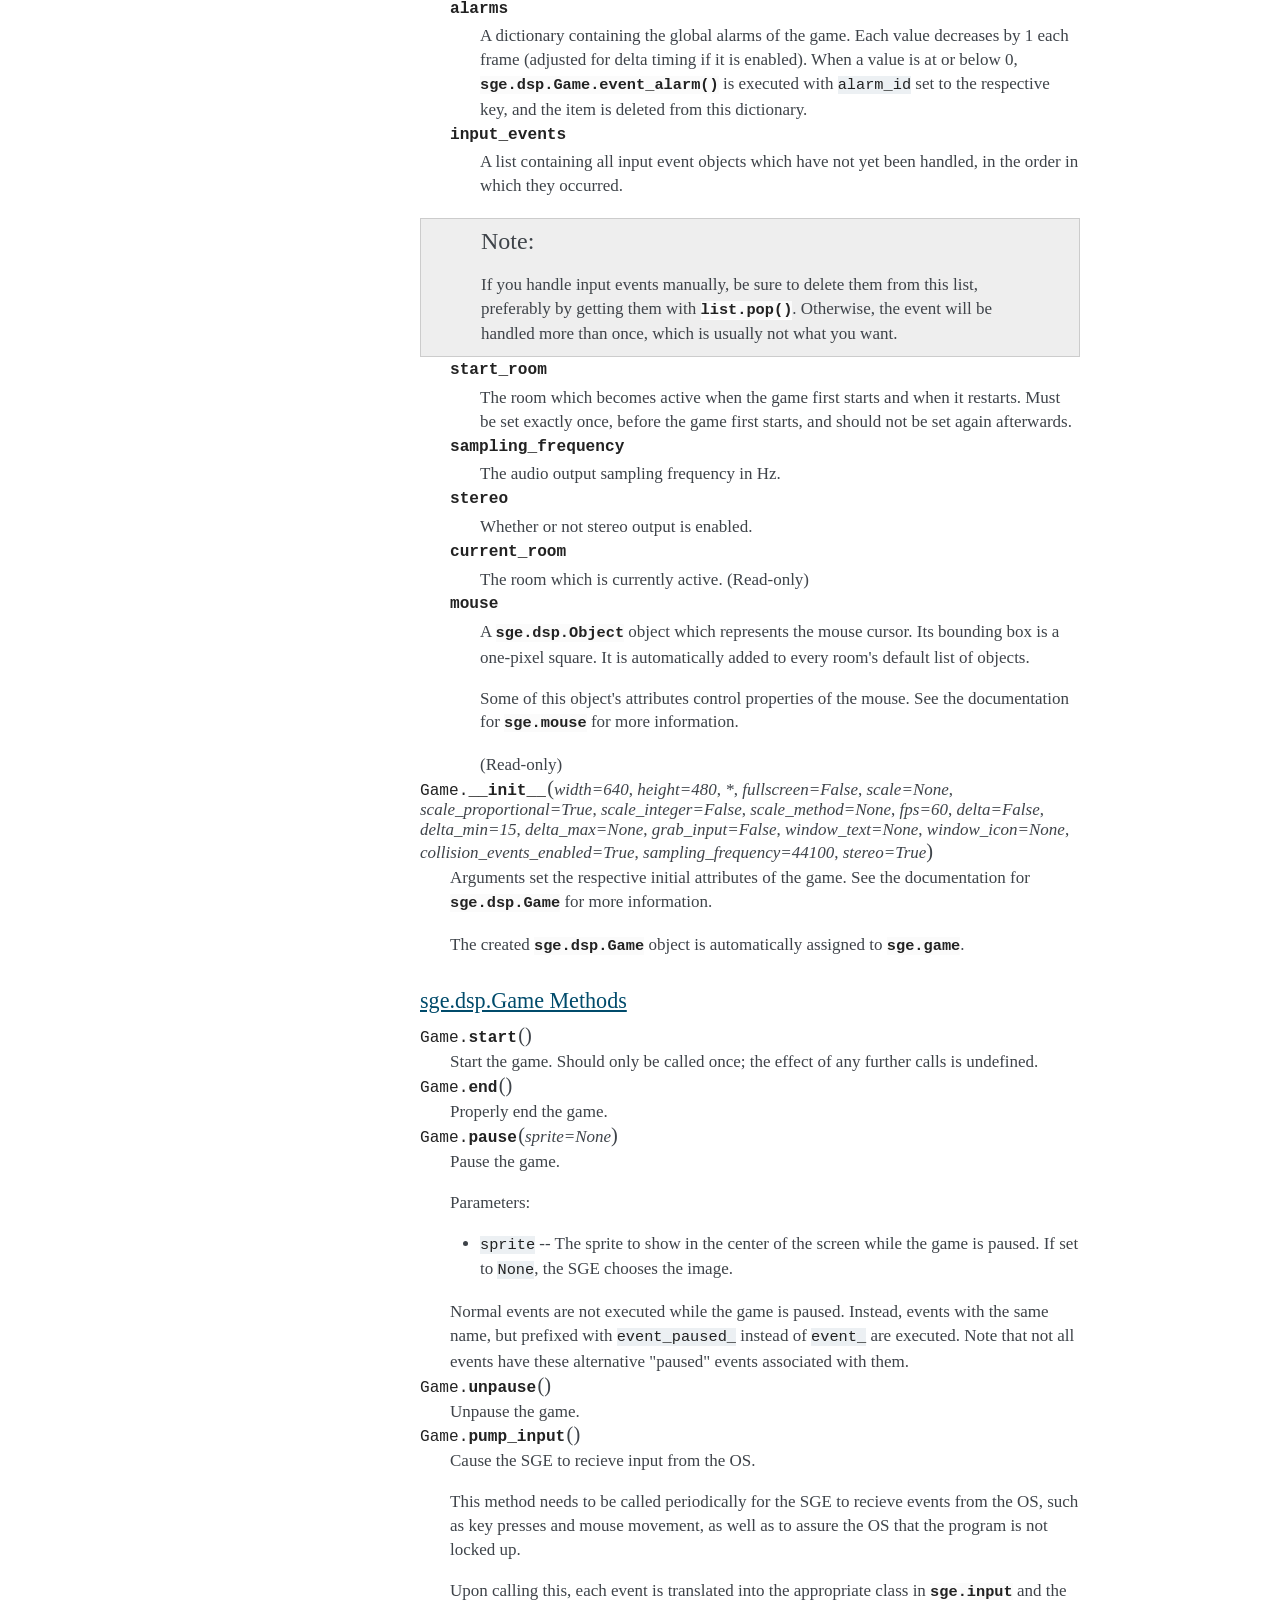
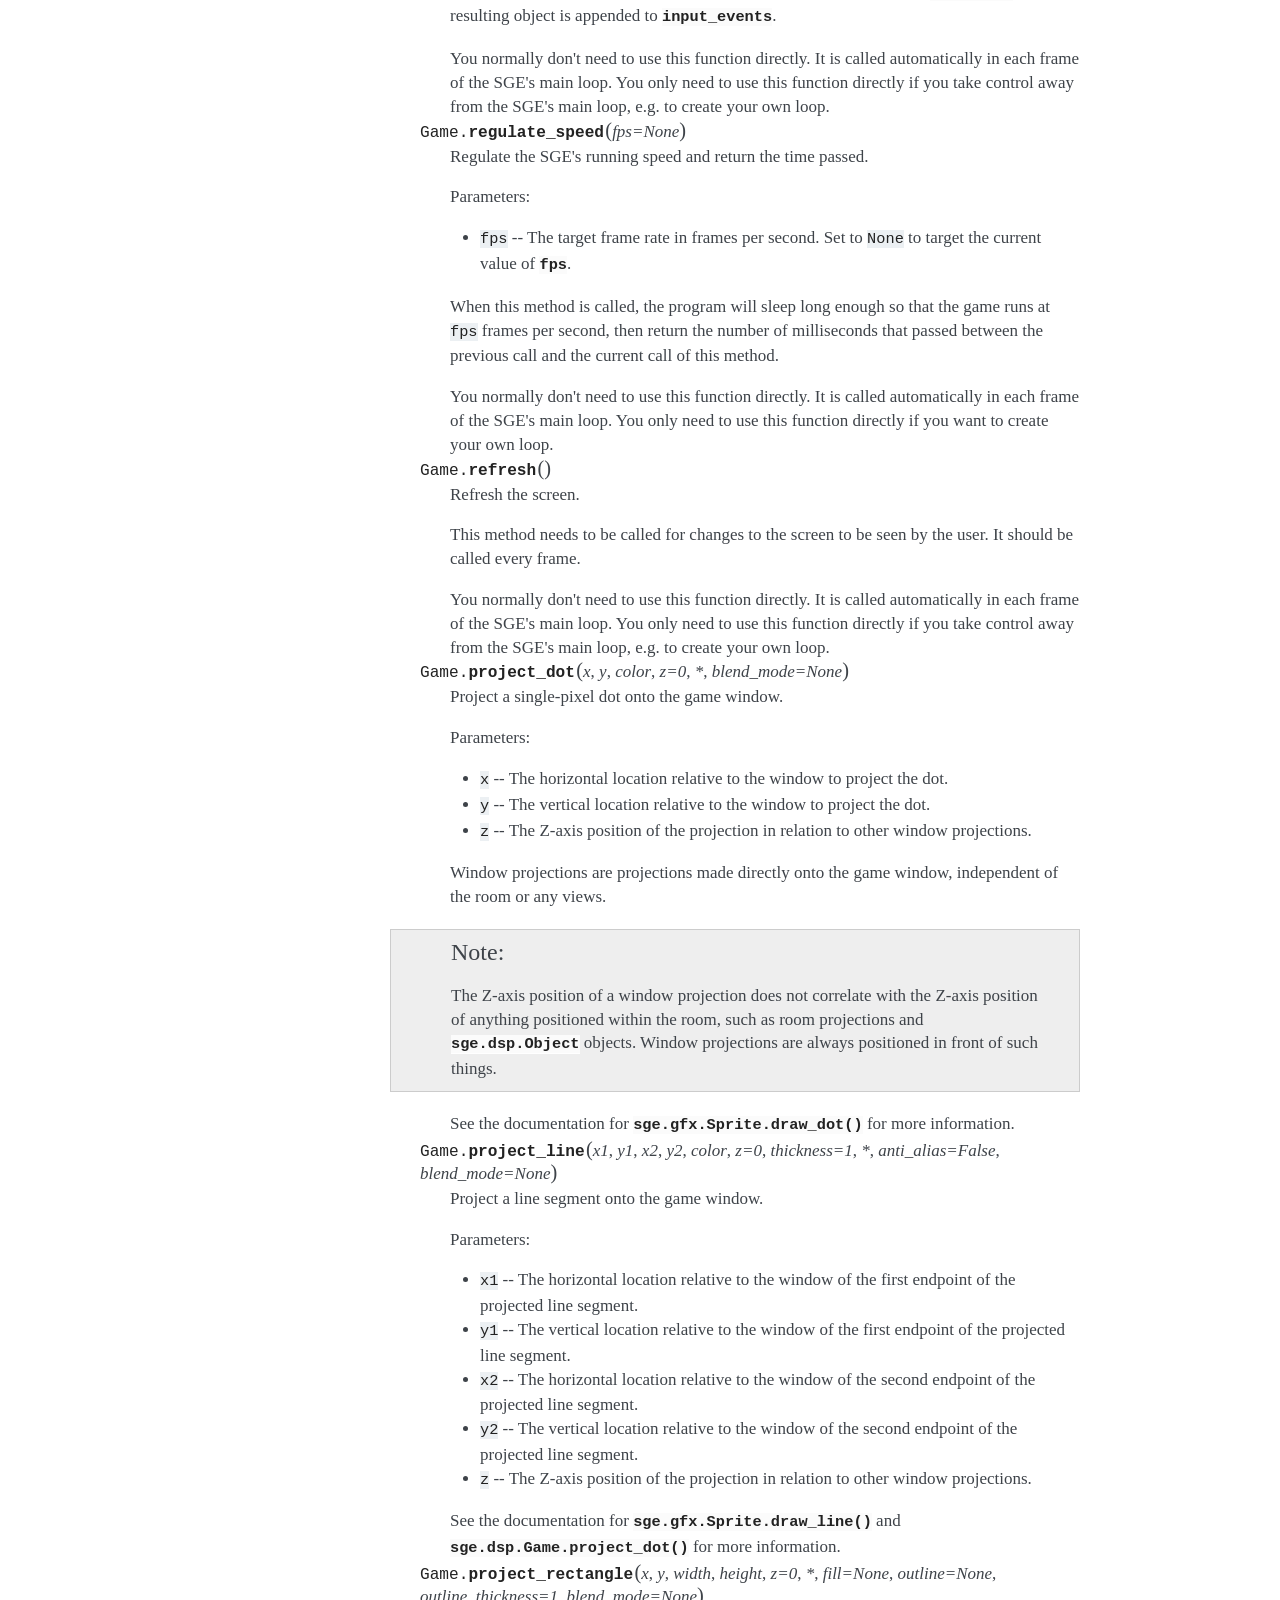
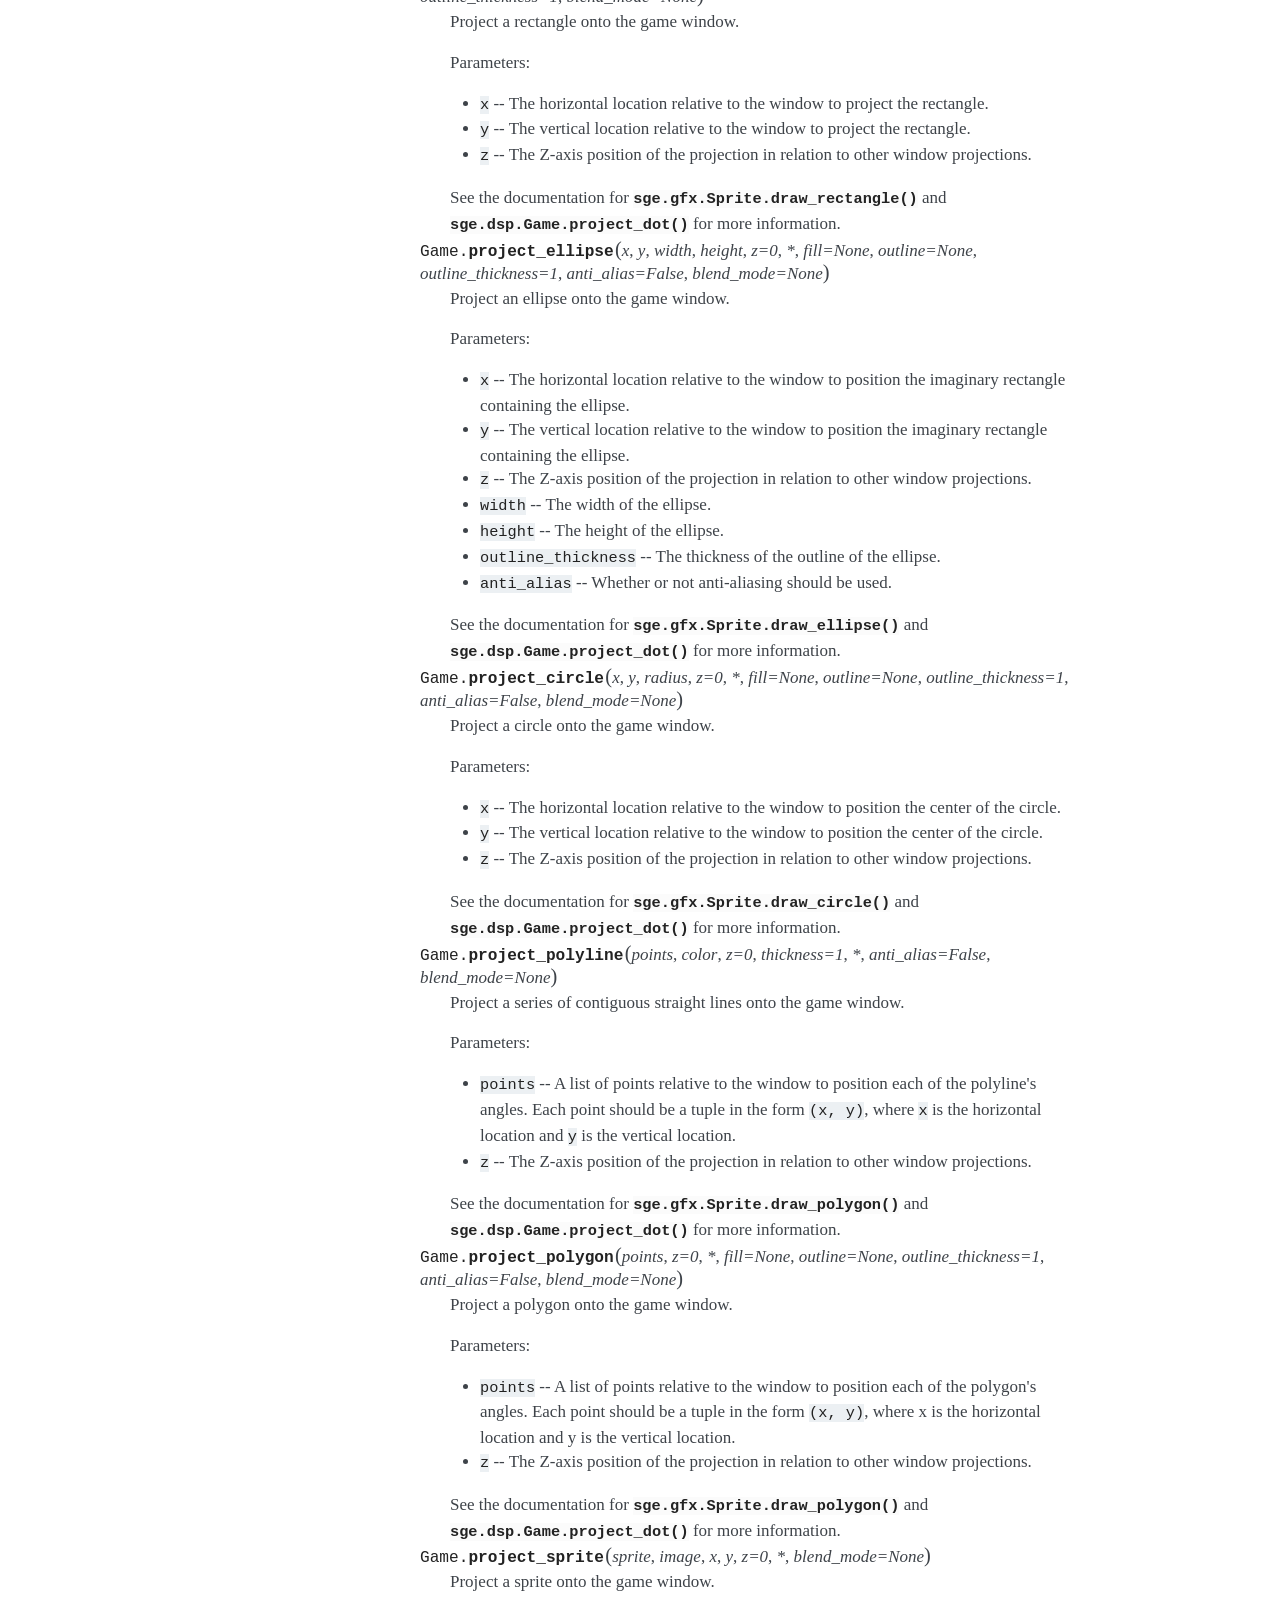
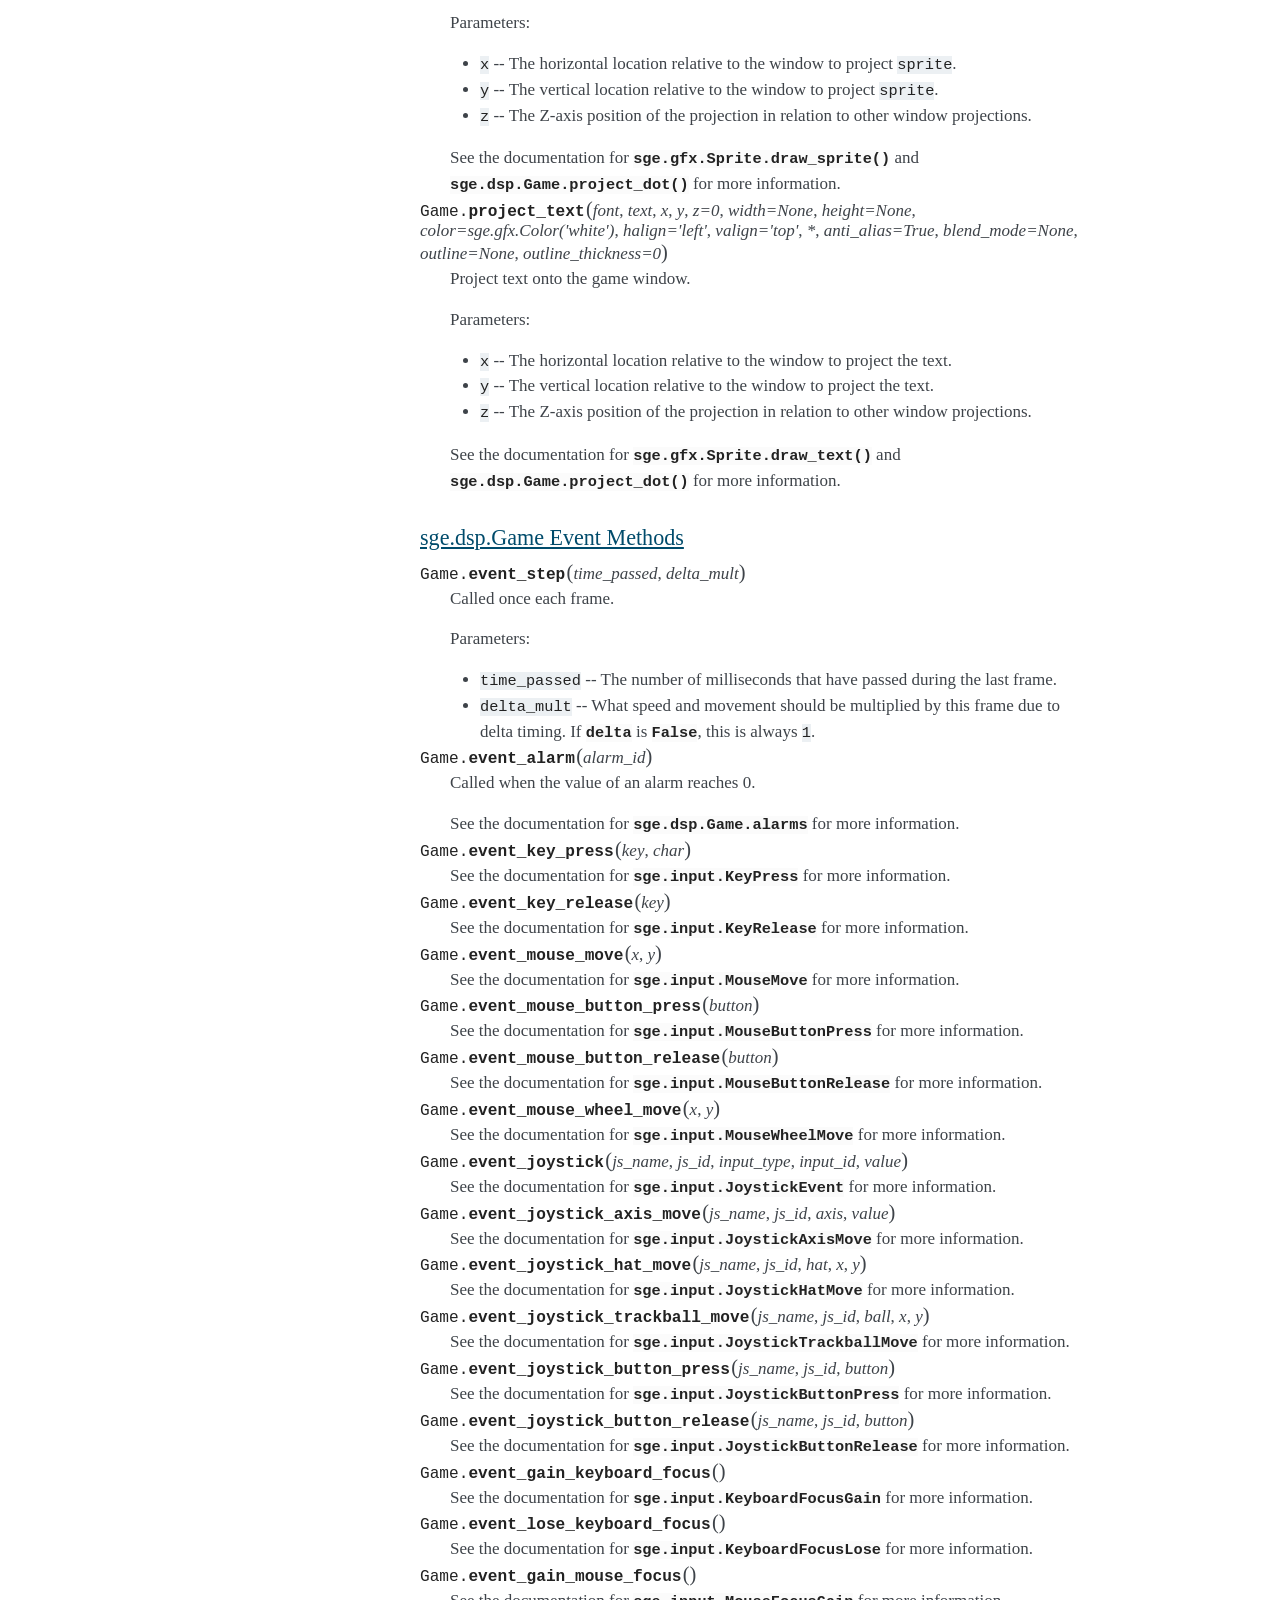
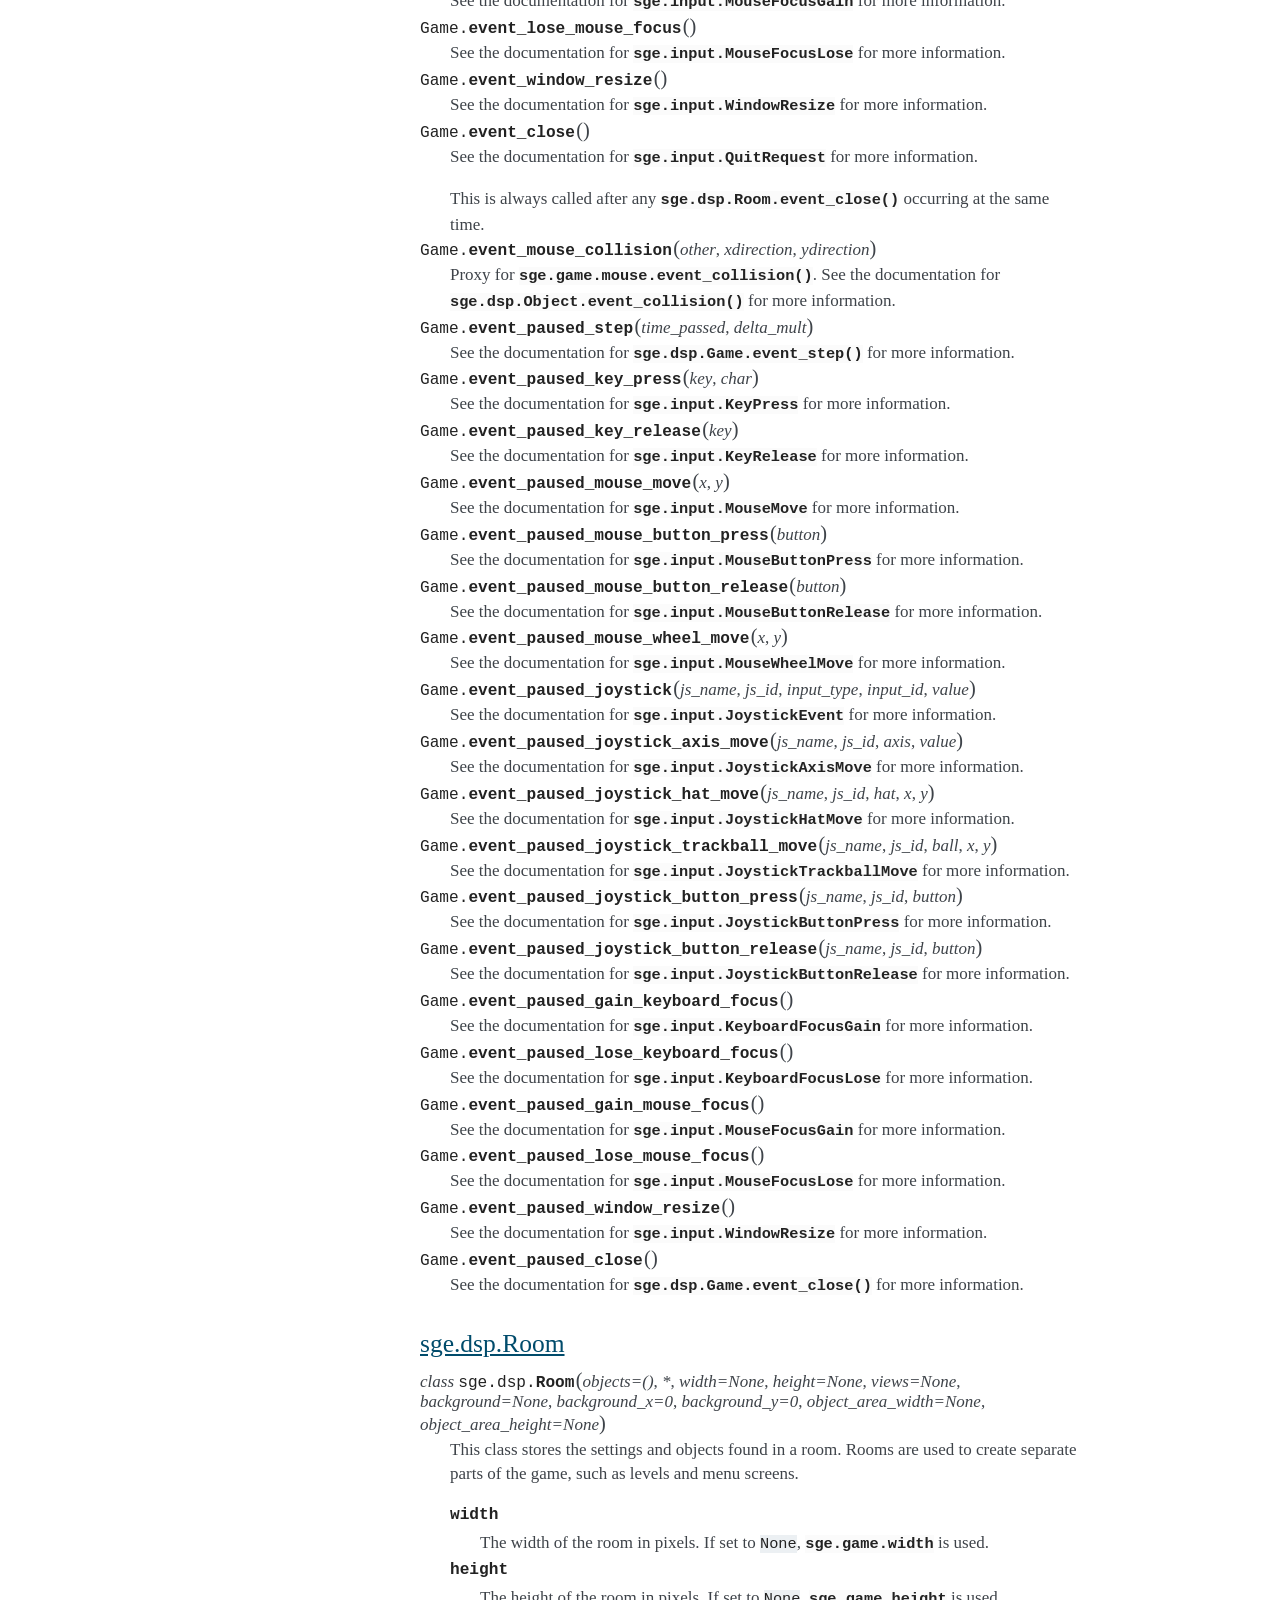
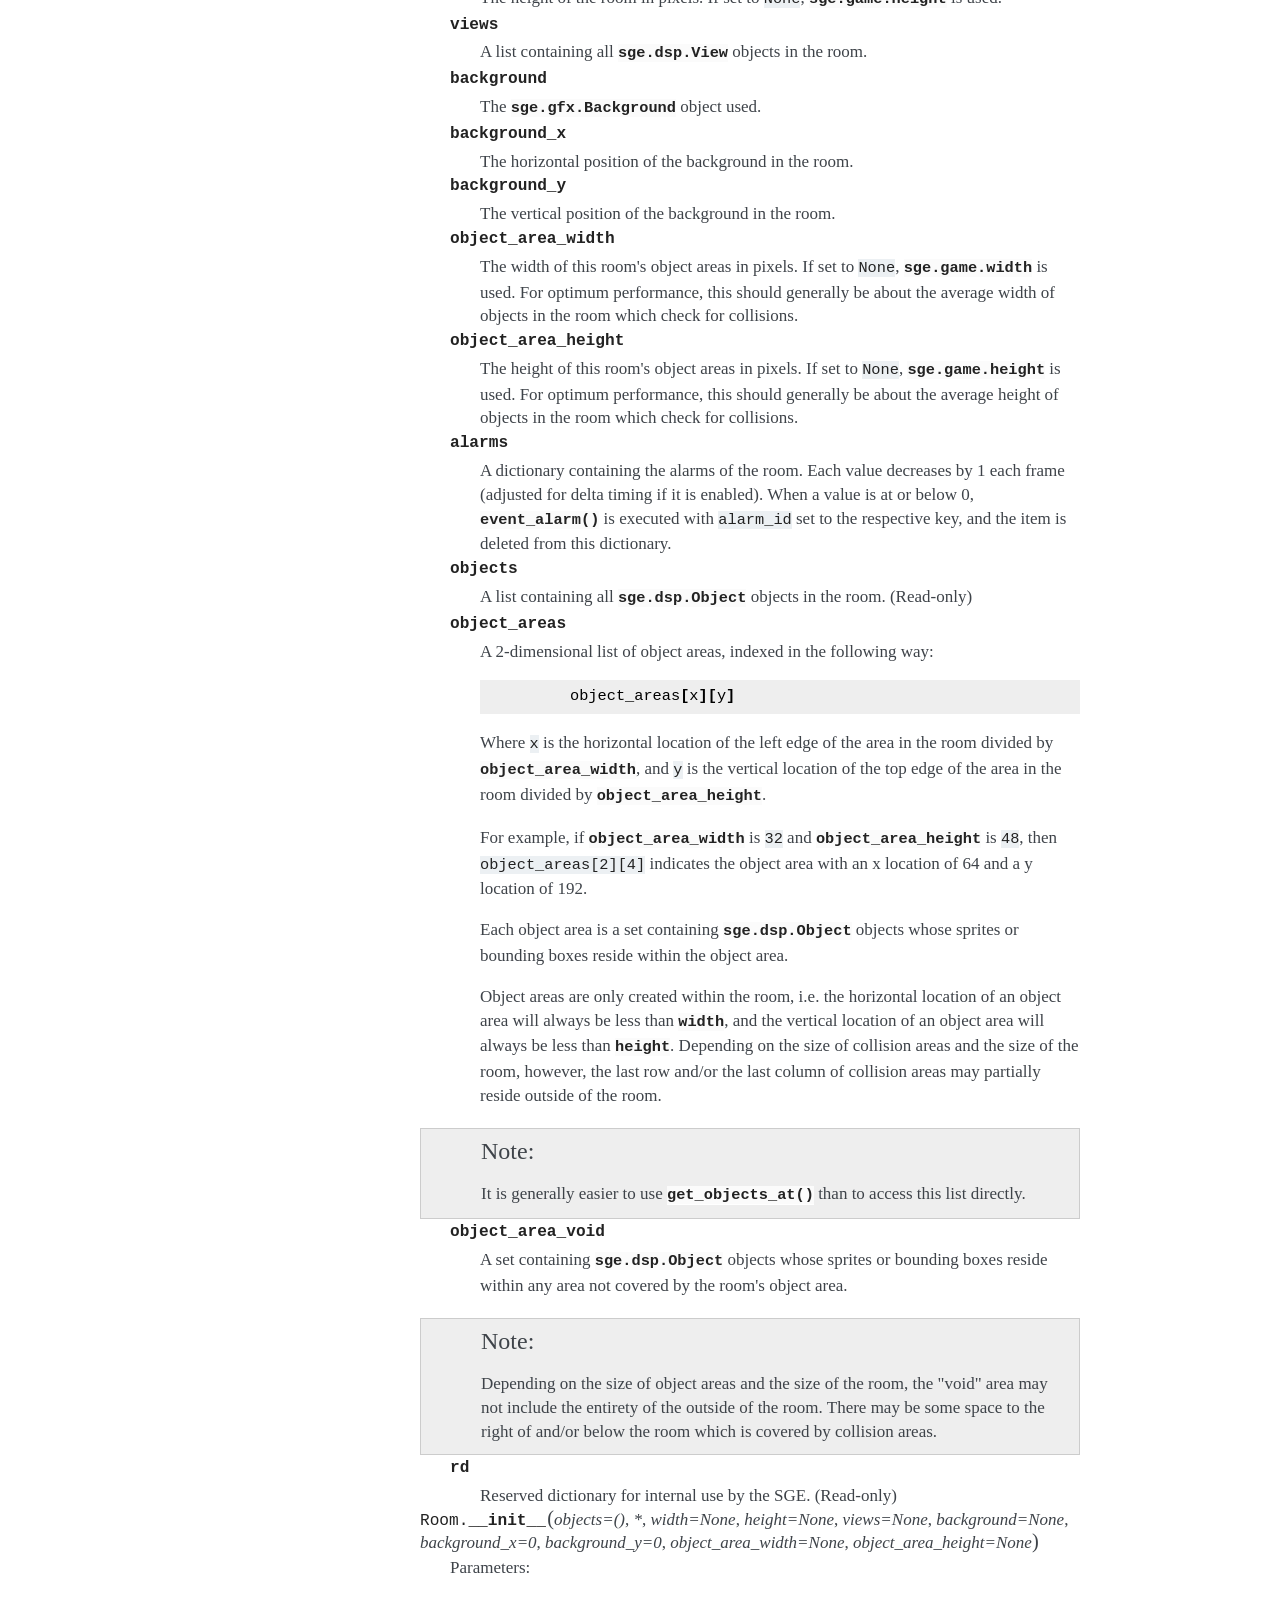
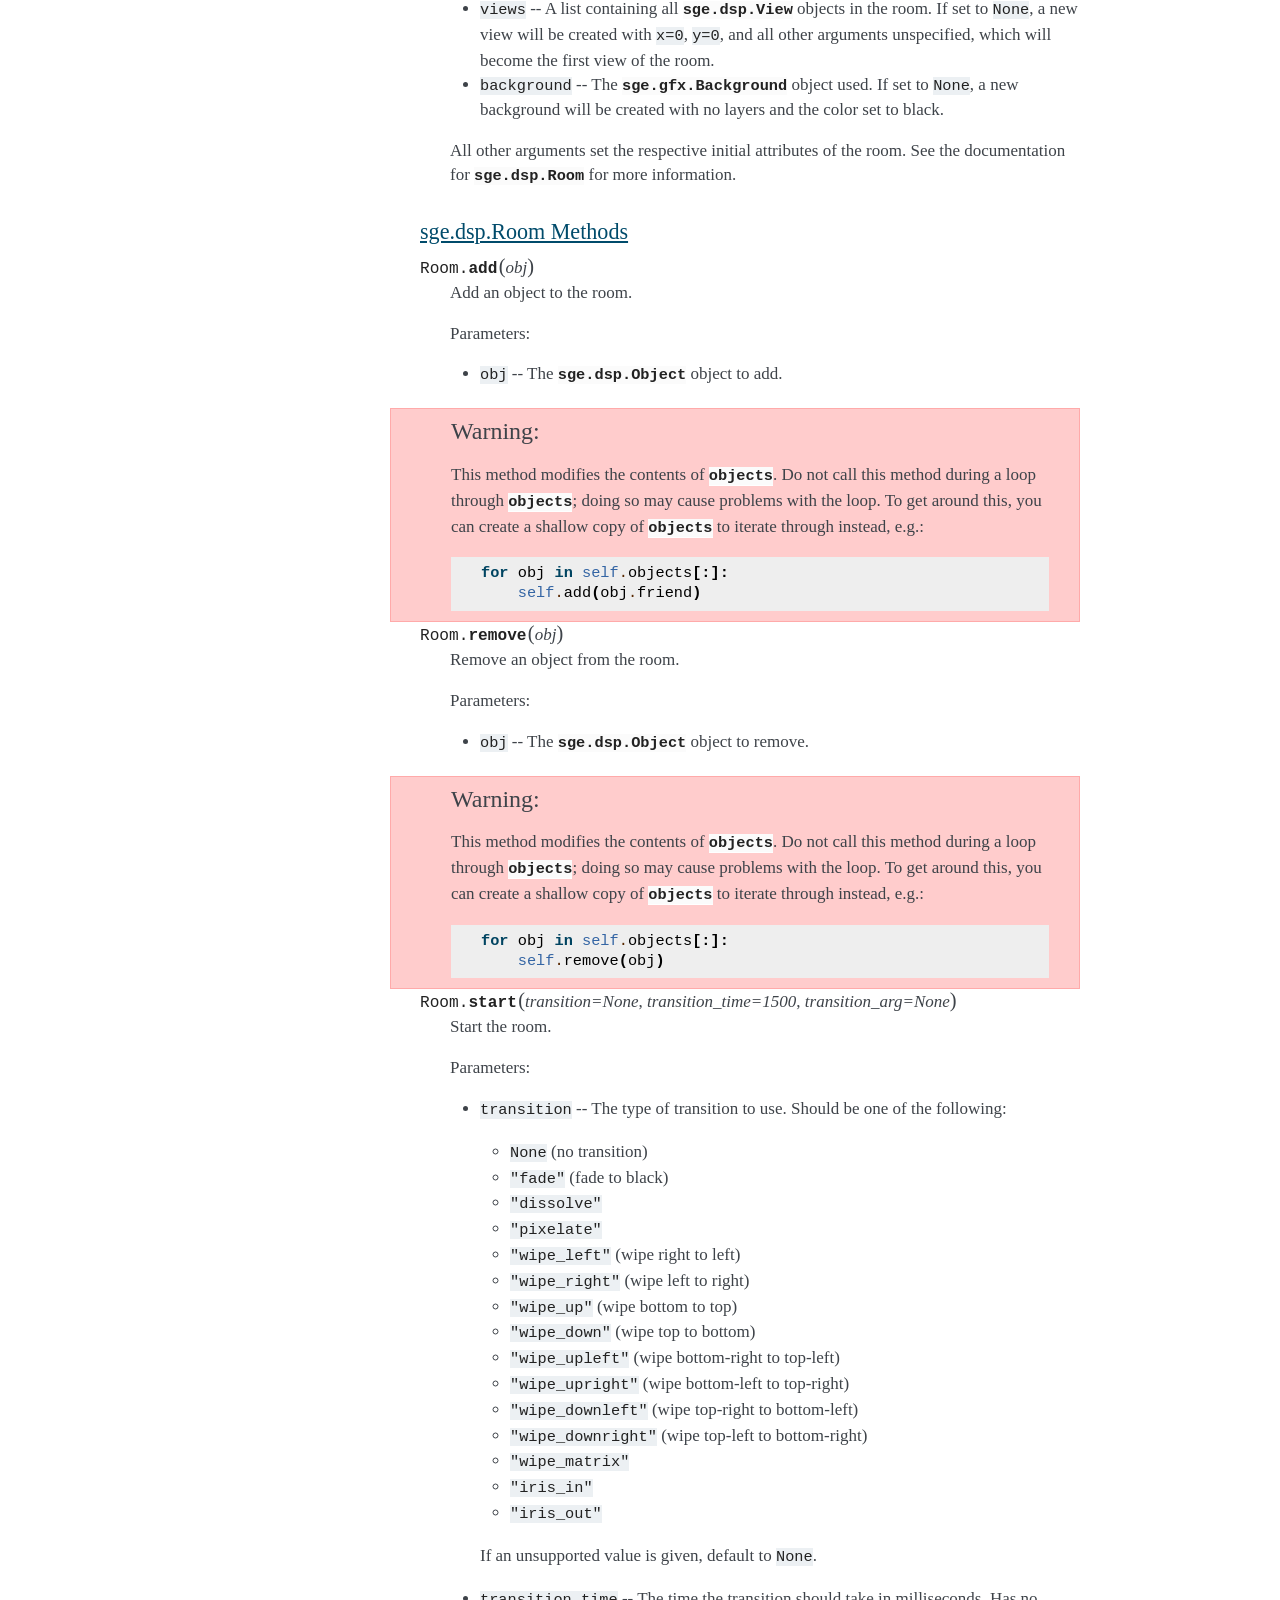
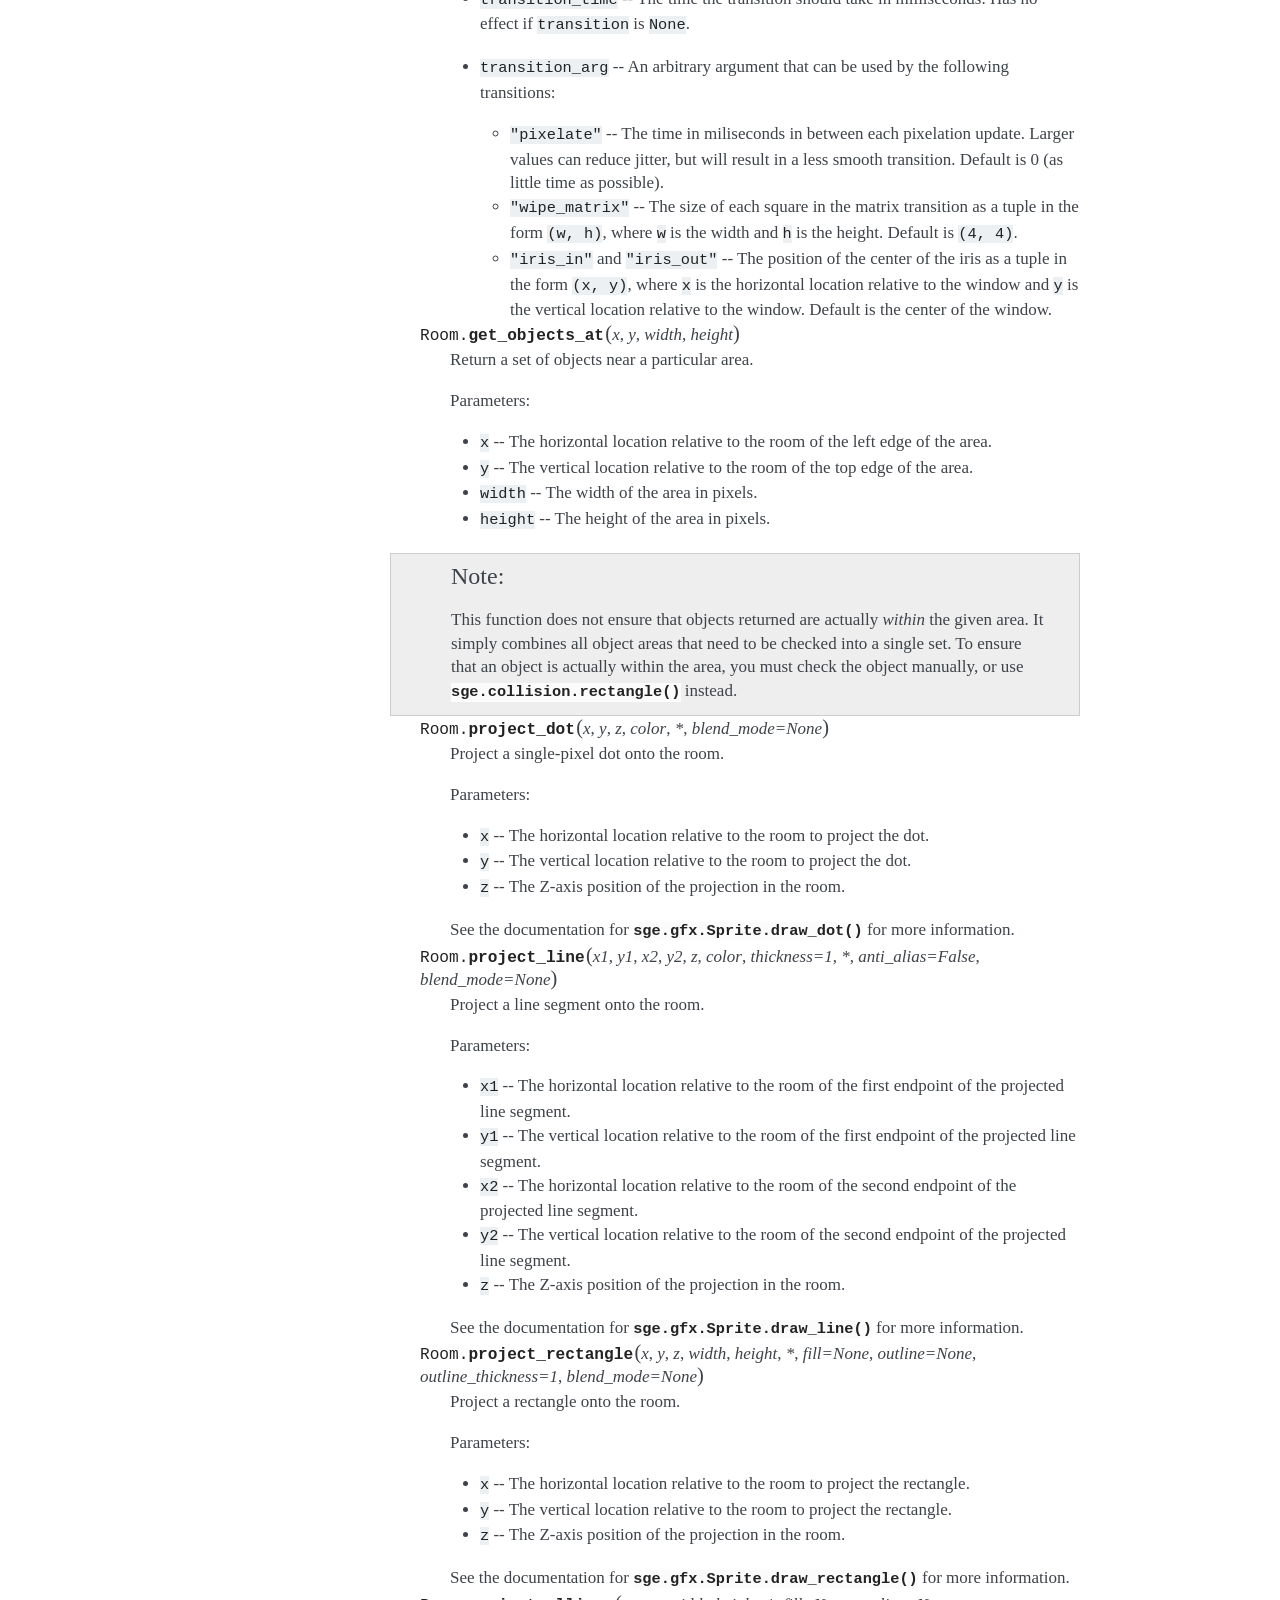
<file: doc/sge/dsp.html>
<!DOCTYPE html>

<html>
  <head>
    <meta charset="utf-8" />
    <meta name="viewport" content="width=device-width, initial-scale=1.0" />
    <title>sge.dsp &#8212; Seclusion Game Engine 2.0.1 documentation</title>
    <link rel="stylesheet" href="_static/pygments.css" type="text/css" />
    <link rel="stylesheet" href="_static/alabaster.css" type="text/css" />
    <script id="documentation_options" data-url_root="./" src="_static/documentation_options.js"></script>
    <script src="_static/jquery.js"></script>
    <script src="_static/underscore.js"></script>
    <script src="_static/doctools.js"></script>
    <link rel="shortcut icon" href="_static/favicon.ico"/>
    <link rel="index" title="Index" href="genindex.html" />
    <link rel="search" title="Search" href="search.html" />
    <link rel="next" title="sge.gfx" href="gfx.html" />
    <link rel="prev" title="sge.input" href="input.html" />
   
  <link rel="stylesheet" href="_static/custom.css" type="text/css" />
  
  <meta name="viewport" content="width=device-width, initial-scale=0.9, maximum-scale=0.9" />

  </head><body>
  

    <div class="document">
      <div class="documentwrapper">
        <div class="bodywrapper">
          <div class="body" role="main">
            
  <div class="section" id="sge-dsp">
<h1><a class="toc-backref" href="#id1">sge.dsp</a><a class="headerlink" href="#sge-dsp" title="Permalink to this headline">¶</a></h1>
<div class="contents topic" id="contents">
<p class="topic-title">Contents</p>
<ul class="simple">
<li><p><a class="reference internal" href="#sge-dsp" id="id1">sge.dsp</a></p>
<ul>
<li><p><a class="reference internal" href="#sge-dsp-classes" id="id2">sge.dsp Classes</a></p>
<ul>
<li><p><a class="reference internal" href="#sge-dsp-game" id="id3">sge.dsp.Game</a></p>
<ul>
<li><p><a class="reference internal" href="#sge-dsp-game-methods" id="id4">sge.dsp.Game Methods</a></p></li>
<li><p><a class="reference internal" href="#sge-dsp-game-event-methods" id="id5">sge.dsp.Game Event Methods</a></p></li>
</ul>
</li>
<li><p><a class="reference internal" href="#sge-dsp-room" id="id6">sge.dsp.Room</a></p>
<ul>
<li><p><a class="reference internal" href="#sge-dsp-room-methods" id="id7">sge.dsp.Room Methods</a></p></li>
<li><p><a class="reference internal" href="#sge-dsp-room-event-methods" id="id8">sge.dsp.Room Event Methods</a></p></li>
</ul>
</li>
<li><p><a class="reference internal" href="#sge-dsp-view" id="id9">sge.dsp.View</a></p></li>
<li><p><a class="reference internal" href="#sge-dsp-object" id="id10">sge.dsp.Object</a></p>
<ul>
<li><p><a class="reference internal" href="#sge-dsp-object-methods" id="id11">sge.dsp.Object Methods</a></p></li>
<li><p><a class="reference internal" href="#sge-dsp-object-event-methods" id="id12">sge.dsp.Object Event Methods</a></p></li>
</ul>
</li>
</ul>
</li>
<li><p><a class="reference internal" href="#sge-dsp-functions" id="id13">sge.dsp Functions</a></p></li>
</ul>
</li>
</ul>
</div>
<span class="target" id="module-sge.dsp"></span><p>This module provides classes related to the graphical display.</p>
<div class="section" id="sge-dsp-classes">
<h2><a class="toc-backref" href="#id2">sge.dsp Classes</a><a class="headerlink" href="#sge-dsp-classes" title="Permalink to this headline">¶</a></h2>
<div class="section" id="sge-dsp-game">
<h3><a class="toc-backref" href="#id3">sge.dsp.Game</a><a class="headerlink" href="#sge-dsp-game" title="Permalink to this headline">¶</a></h3>
<dl class="py class">
<dt id="sge.dsp.Game">
<em class="property">class </em><code class="sig-prename descclassname">sge.dsp.</code><code class="sig-name descname">Game</code><span class="sig-paren">(</span><em class="sig-param"><span class="n">width</span><span class="o">=</span><span class="default_value">640</span></em>, <em class="sig-param"><span class="n">height</span><span class="o">=</span><span class="default_value">480</span></em>, <em class="sig-param"><span class="o">*</span></em>, <em class="sig-param"><span class="n">fullscreen</span><span class="o">=</span><span class="default_value">False</span></em>, <em class="sig-param"><span class="n">scale</span><span class="o">=</span><span class="default_value">None</span></em>, <em class="sig-param"><span class="n">scale_proportional</span><span class="o">=</span><span class="default_value">True</span></em>, <em class="sig-param"><span class="n">scale_integer</span><span class="o">=</span><span class="default_value">False</span></em>, <em class="sig-param"><span class="n">scale_method</span><span class="o">=</span><span class="default_value">None</span></em>, <em class="sig-param"><span class="n">fps</span><span class="o">=</span><span class="default_value">60</span></em>, <em class="sig-param"><span class="n">delta</span><span class="o">=</span><span class="default_value">False</span></em>, <em class="sig-param"><span class="n">delta_min</span><span class="o">=</span><span class="default_value">15</span></em>, <em class="sig-param"><span class="n">delta_max</span><span class="o">=</span><span class="default_value">None</span></em>, <em class="sig-param"><span class="n">grab_input</span><span class="o">=</span><span class="default_value">False</span></em>, <em class="sig-param"><span class="n">window_text</span><span class="o">=</span><span class="default_value">None</span></em>, <em class="sig-param"><span class="n">window_icon</span><span class="o">=</span><span class="default_value">None</span></em>, <em class="sig-param"><span class="n">collision_events_enabled</span><span class="o">=</span><span class="default_value">True</span></em>, <em class="sig-param"><span class="n">sampling_frequency</span><span class="o">=</span><span class="default_value">44100</span></em>, <em class="sig-param"><span class="n">stereo</span><span class="o">=</span><span class="default_value">True</span></em><span class="sig-paren">)</span><a class="headerlink" href="#sge.dsp.Game" title="Permalink to this definition">¶</a></dt>
<dd><p>This class handles most parts of the game which operate on a global
scale, such as global game events.  Before anything else is done
with the SGE, an object either of this class or of a class derived
from it must be created.</p>
<p>When an object of this class is created, it is automatically
assigned to <code class="xref py py-data docutils literal notranslate"><span class="pre">sge.game</span></code>.</p>
<div class="admonition note">
<p class="admonition-title">Note</p>
<p>This class is designed to be used as a singleton.  Do not create
multiple <a class="reference internal" href="#sge.dsp.Game" title="sge.dsp.Game"><code class="xref py py-class docutils literal notranslate"><span class="pre">sge.dsp.Game</span></code></a> objects.  Doing so is unsupported
and may cause errors.</p>
</div>
<dl class="py attribute">
<dt id="sge.dsp.Game.width">
<code class="sig-name descname">width</code><a class="headerlink" href="#sge.dsp.Game.width" title="Permalink to this definition">¶</a></dt>
<dd><p>The width of the game's display.</p>
</dd></dl>

<dl class="py attribute">
<dt id="sge.dsp.Game.height">
<code class="sig-name descname">height</code><a class="headerlink" href="#sge.dsp.Game.height" title="Permalink to this definition">¶</a></dt>
<dd><p>The height of the game's display.</p>
</dd></dl>

<dl class="py attribute">
<dt id="sge.dsp.Game.window_width">
<code class="sig-name descname">window_width</code><a class="headerlink" href="#sge.dsp.Game.window_width" title="Permalink to this definition">¶</a></dt>
<dd><p>The width of the actual window the game is contained within.
This can be changed to cause the actual window dimensions to
change, but this will only have an effect if <a class="reference internal" href="#sge.dsp.Game.fullscreen" title="sge.dsp.Game.fullscreen"><code class="xref py py-attr docutils literal notranslate"><span class="pre">fullscreen</span></code></a>
is <code class="docutils literal notranslate"><span class="pre">False</span></code>.</p>
</dd></dl>

<dl class="py attribute">
<dt id="sge.dsp.Game.window_height">
<code class="sig-name descname">window_height</code><a class="headerlink" href="#sge.dsp.Game.window_height" title="Permalink to this definition">¶</a></dt>
<dd><p>The height of the actual window the game is contained within.
This can be changed to cause the actual window dimensions to
change, but this will only have an effect if <a class="reference internal" href="#sge.dsp.Game.fullscreen" title="sge.dsp.Game.fullscreen"><code class="xref py py-attr docutils literal notranslate"><span class="pre">fullscreen</span></code></a>
is <code class="docutils literal notranslate"><span class="pre">False</span></code>.</p>
</dd></dl>

<dl class="py attribute">
<dt id="sge.dsp.Game.window_size">
<code class="sig-name descname">window_size</code><a class="headerlink" href="#sge.dsp.Game.window_size" title="Permalink to this definition">¶</a></dt>
<dd><p>A two-part tuple containing the width and height, respectively,
of the actual window the game is contained within.  Each value in
the tuple functions the same as <a class="reference internal" href="#sge.dsp.Game.window_width" title="sge.dsp.Game.window_width"><code class="xref py py-attr docutils literal notranslate"><span class="pre">window_width</span></code></a> and
<a class="reference internal" href="#sge.dsp.Game.window_height" title="sge.dsp.Game.window_height"><code class="xref py py-attr docutils literal notranslate"><span class="pre">window_height</span></code></a>, but assigning to this value will set both
to the desired size at the same time, resizing the window in one
operation rather than two.</p>
</dd></dl>

<dl class="py attribute">
<dt id="sge.dsp.Game.fullscreen">
<code class="sig-name descname">fullscreen</code><a class="headerlink" href="#sge.dsp.Game.fullscreen" title="Permalink to this definition">¶</a></dt>
<dd><p>Whether or not the game should be in fullscreen mode.</p>
</dd></dl>

<dl class="py attribute">
<dt id="sge.dsp.Game.scale">
<code class="sig-name descname">scale</code><a class="headerlink" href="#sge.dsp.Game.scale" title="Permalink to this definition">¶</a></dt>
<dd><p>A number indicating a fixed scale factor (e.g. <code class="docutils literal notranslate"><span class="pre">1</span></code> for no
scaling, <code class="docutils literal notranslate"><span class="pre">2</span></code> for doubled size).  If set to <code class="docutils literal notranslate"><span class="pre">None</span></code> or <code class="docutils literal notranslate"><span class="pre">0</span></code>,
scaling is automatic (causes the game to fit the window or
screen).</p>
<p>If a fixed scale factor is defined and the game is in fullscreen
mode, the scale factor multiplied by <a class="reference internal" href="#sge.dsp.Game.width" title="sge.dsp.Game.width"><code class="xref py py-attr docutils literal notranslate"><span class="pre">width</span></code></a> and
<a class="reference internal" href="#sge.dsp.Game.height" title="sge.dsp.Game.height"><code class="xref py py-attr docutils literal notranslate"><span class="pre">height</span></code></a> is used to suggest what resolution to use.</p>
</dd></dl>

<dl class="py attribute">
<dt id="sge.dsp.Game.scale_proportional">
<code class="sig-name descname">scale_proportional</code><a class="headerlink" href="#sge.dsp.Game.scale_proportional" title="Permalink to this definition">¶</a></dt>
<dd><p>If set to <code class="docutils literal notranslate"><span class="pre">True</span></code>, scaling is always proportional.  If set to
<code class="docutils literal notranslate"><span class="pre">False</span></code>, the image will be distorted to completely fill the
game window or screen.  This has no effect unless <a class="reference internal" href="#sge.dsp.Game.scale" title="sge.dsp.Game.scale"><code class="xref py py-attr docutils literal notranslate"><span class="pre">scale</span></code></a>
is <code class="docutils literal notranslate"><span class="pre">None</span></code> or <code class="docutils literal notranslate"><span class="pre">0</span></code>.</p>
</dd></dl>

<dl class="py attribute">
<dt id="sge.dsp.Game.scale_integer">
<code class="sig-name descname">scale_integer</code><a class="headerlink" href="#sge.dsp.Game.scale_integer" title="Permalink to this definition">¶</a></dt>
<dd><p>If set to <code class="docutils literal notranslate"><span class="pre">True</span></code>, only integer scaling is ever used; if the
window size would otherwise cause non-integer scaling, the
display is windowboxed to make it scale by an integer amount.
This has no effect unless <a class="reference internal" href="#sge.dsp.Game.scale" title="sge.dsp.Game.scale"><code class="xref py py-attr docutils literal notranslate"><span class="pre">scale</span></code></a> is <code class="docutils literal notranslate"><span class="pre">None</span></code> or <code class="docutils literal notranslate"><span class="pre">0</span></code>.</p>
<div class="admonition note">
<p class="admonition-title">Note</p>
<p>This does not guarantee on its own that pixels will remain
squares. To guarantee that, you must set both this and
<a class="reference internal" href="#sge.dsp.Game.scale_proportional" title="sge.dsp.Game.scale_proportional"><code class="xref py py-attr docutils literal notranslate"><span class="pre">scale_proportional</span></code></a> to <code class="docutils literal notranslate"><span class="pre">True</span></code>.</p>
</div>
</dd></dl>

<dl class="py attribute">
<dt id="sge.dsp.Game.scale_method">
<code class="sig-name descname">scale_method</code><a class="headerlink" href="#sge.dsp.Game.scale_method" title="Permalink to this definition">¶</a></dt>
<dd><p>A string indicating the type of scaling method to use.  Can be
one of the following:</p>
<ul class="simple">
<li><p><code class="docutils literal notranslate"><span class="pre">&quot;noblur&quot;</span></code> -- Request a non-blurry scale method, generally
optimal for pixel art.</p></li>
<li><p><code class="docutils literal notranslate"><span class="pre">&quot;smooth&quot;</span></code> -- Request a smooth scale method, generally
optimal for images other than pixel art.</p></li>
</ul>
<p>Alternatively, this attribute can be set to one of the values in
<code class="xref py py-data docutils literal notranslate"><span class="pre">sge.SCALE_METHODS</span></code> to request an exact scale method to
use.</p>
<p>The value of this attribute is only a request.  If this value is
either an unsupported value or <code class="docutils literal notranslate"><span class="pre">None</span></code>, the fastest available
scale method is chosen.</p>
</dd></dl>

<dl class="py attribute">
<dt id="sge.dsp.Game.fps">
<code class="sig-name descname">fps</code><a class="headerlink" href="#sge.dsp.Game.fps" title="Permalink to this definition">¶</a></dt>
<dd><p>The rate the game should run in frames per second.</p>
<div class="admonition note">
<p class="admonition-title">Note</p>
<p>This is only the maximum; if the computer is not fast enough,
the game may run more slowly.</p>
</div>
</dd></dl>

<dl class="py attribute">
<dt id="sge.dsp.Game.delta">
<code class="sig-name descname">delta</code><a class="headerlink" href="#sge.dsp.Game.delta" title="Permalink to this definition">¶</a></dt>
<dd><p>Whether or not delta timing should be used.  Delta timing affects
object speeds, animation rates, and alarms.</p>
</dd></dl>

<dl class="py attribute">
<dt id="sge.dsp.Game.delta_min">
<code class="sig-name descname">delta_min</code><a class="headerlink" href="#sge.dsp.Game.delta_min" title="Permalink to this definition">¶</a></dt>
<dd><p>Delta timing can cause the game to be choppy.  This attribute
limits this by pretending that the frame rate is never lower than
this amount, resulting in the game slowing down like normal if it
is.</p>
</dd></dl>

<dl class="py attribute">
<dt id="sge.dsp.Game.delta_max">
<code class="sig-name descname">delta_max</code><a class="headerlink" href="#sge.dsp.Game.delta_max" title="Permalink to this definition">¶</a></dt>
<dd><p>Indicates a higher frame rate cap than <a class="reference internal" href="#sge.dsp.Game.fps" title="sge.dsp.Game.fps"><code class="xref py py-attr docutils literal notranslate"><span class="pre">fps</span></code></a> to allow the
game to reach by using delta timing to slow object speeds,
animation rates, and alarms down.  If set to <code class="docutils literal notranslate"><span class="pre">None</span></code>, this
feature is disabled and the game will not be permitted to run
faster than <a class="reference internal" href="#sge.dsp.Game.fps" title="sge.dsp.Game.fps"><code class="xref py py-attr docutils literal notranslate"><span class="pre">fps</span></code></a>.</p>
<p>This attribute has no effect unless <a class="reference internal" href="#sge.dsp.Game.delta" title="sge.dsp.Game.delta"><code class="xref py py-attr docutils literal notranslate"><span class="pre">delta</span></code></a> is
<code class="xref py py-const docutils literal notranslate"><span class="pre">True</span></code>.</p>
</dd></dl>

<dl class="py attribute">
<dt id="sge.dsp.Game.grab_input">
<code class="sig-name descname">grab_input</code><a class="headerlink" href="#sge.dsp.Game.grab_input" title="Permalink to this definition">¶</a></dt>
<dd><p>Whether or not all input should be forcibly grabbed by the game.
If this is <code class="xref py py-const docutils literal notranslate"><span class="pre">True</span></code> and <code class="xref py py-attr docutils literal notranslate"><span class="pre">sge.mouse.visible</span></code> is
<code class="xref py py-const docutils literal notranslate"><span class="pre">False</span></code>, the mouse will be in relative mode.  Otherwise,
the mouse will be in absolute mode.</p>
</dd></dl>

<dl class="py attribute">
<dt id="sge.dsp.Game.window_text">
<code class="sig-name descname">window_text</code><a class="headerlink" href="#sge.dsp.Game.window_text" title="Permalink to this definition">¶</a></dt>
<dd><p>The text for the OS to display as the window title, e.g. in the
frame of the window.  If set to <code class="docutils literal notranslate"><span class="pre">None</span></code>, the SGE chooses the
text.</p>
</dd></dl>

<dl class="py attribute">
<dt id="sge.dsp.Game.window_icon">
<code class="sig-name descname">window_icon</code><a class="headerlink" href="#sge.dsp.Game.window_icon" title="Permalink to this definition">¶</a></dt>
<dd><p>The path to the image file to use as the window icon.  If set
to <code class="docutils literal notranslate"><span class="pre">None</span></code>, the SGE chooses the icon.  If the file specified
does not exist, <code class="xref py py-exc docutils literal notranslate"><span class="pre">FileNotFoundError</span></code> is raised.</p>
</dd></dl>

<dl class="py attribute">
<dt id="sge.dsp.Game.collision_events_enabled">
<code class="sig-name descname">collision_events_enabled</code><a class="headerlink" href="#sge.dsp.Game.collision_events_enabled" title="Permalink to this definition">¶</a></dt>
<dd><p>Whether or not collision events should be executed.  Setting this
to <code class="xref py py-const docutils literal notranslate"><span class="pre">False</span></code> will improve performence if collision events
are not needed.</p>
</dd></dl>

<dl class="py attribute">
<dt id="sge.dsp.Game.alarms">
<code class="sig-name descname">alarms</code><a class="headerlink" href="#sge.dsp.Game.alarms" title="Permalink to this definition">¶</a></dt>
<dd><p>A dictionary containing the global alarms of the game.  Each
value decreases by 1 each frame (adjusted for delta timing if it
is enabled).  When a value is at or below 0,
<a class="reference internal" href="#sge.dsp.Game.event_alarm" title="sge.dsp.Game.event_alarm"><code class="xref py py-meth docutils literal notranslate"><span class="pre">sge.dsp.Game.event_alarm()</span></code></a> is executed with <code class="docutils literal notranslate"><span class="pre">alarm_id</span></code>
set to the respective key, and the item is deleted from this
dictionary.</p>
</dd></dl>

<dl class="py attribute">
<dt id="sge.dsp.Game.input_events">
<code class="sig-name descname">input_events</code><a class="headerlink" href="#sge.dsp.Game.input_events" title="Permalink to this definition">¶</a></dt>
<dd><p>A list containing all input event objects which have not yet been
handled, in the order in which they occurred.</p>
<div class="admonition note">
<p class="admonition-title">Note</p>
<p>If you handle input events manually, be sure to delete them
from this list, preferably by getting them with
<code class="xref py py-meth docutils literal notranslate"><span class="pre">list.pop()</span></code>.  Otherwise, the event will be handled more
than once, which is usually not what you want.</p>
</div>
</dd></dl>

<dl class="py attribute">
<dt id="sge.dsp.Game.start_room">
<code class="sig-name descname">start_room</code><a class="headerlink" href="#sge.dsp.Game.start_room" title="Permalink to this definition">¶</a></dt>
<dd><p>The room which becomes active when the game first starts and when
it restarts.  Must be set exactly once, before the game first
starts, and should not be set again afterwards.</p>
</dd></dl>

<dl class="py attribute">
<dt id="sge.dsp.Game.sampling_frequency">
<code class="sig-name descname">sampling_frequency</code><a class="headerlink" href="#sge.dsp.Game.sampling_frequency" title="Permalink to this definition">¶</a></dt>
<dd><p>The audio output sampling frequency in Hz.</p>
</dd></dl>

<dl class="py attribute">
<dt id="sge.dsp.Game.stereo">
<code class="sig-name descname">stereo</code><a class="headerlink" href="#sge.dsp.Game.stereo" title="Permalink to this definition">¶</a></dt>
<dd><p>Whether or not stereo output is enabled.</p>
</dd></dl>

<dl class="py attribute">
<dt id="sge.dsp.Game.current_room">
<code class="sig-name descname">current_room</code><a class="headerlink" href="#sge.dsp.Game.current_room" title="Permalink to this definition">¶</a></dt>
<dd><p>The room which is currently active.  (Read-only)</p>
</dd></dl>

<dl class="py attribute">
<dt id="sge.dsp.Game.mouse">
<code class="sig-name descname">mouse</code><a class="headerlink" href="#sge.dsp.Game.mouse" title="Permalink to this definition">¶</a></dt>
<dd><p>A <a class="reference internal" href="#sge.dsp.Object" title="sge.dsp.Object"><code class="xref py py-class docutils literal notranslate"><span class="pre">sge.dsp.Object</span></code></a> object which represents the mouse
cursor.  Its bounding box is a one-pixel square.  It is
automatically added to every room's default list of objects.</p>
<p>Some of this object's attributes control properties of the mouse.
See the documentation for <a class="reference internal" href="mouse.html#module-sge.mouse" title="sge.mouse"><code class="xref py py-mod docutils literal notranslate"><span class="pre">sge.mouse</span></code></a> for more information.</p>
<p>(Read-only)</p>
</dd></dl>

</dd></dl>

<dl class="py method">
<dt id="sge.dsp.Game.__init__">
<code class="sig-prename descclassname">Game.</code><code class="sig-name descname">__init__</code><span class="sig-paren">(</span><em class="sig-param"><span class="n">width</span><span class="o">=</span><span class="default_value">640</span></em>, <em class="sig-param"><span class="n">height</span><span class="o">=</span><span class="default_value">480</span></em>, <em class="sig-param"><span class="o">*</span></em>, <em class="sig-param"><span class="n">fullscreen</span><span class="o">=</span><span class="default_value">False</span></em>, <em class="sig-param"><span class="n">scale</span><span class="o">=</span><span class="default_value">None</span></em>, <em class="sig-param"><span class="n">scale_proportional</span><span class="o">=</span><span class="default_value">True</span></em>, <em class="sig-param"><span class="n">scale_integer</span><span class="o">=</span><span class="default_value">False</span></em>, <em class="sig-param"><span class="n">scale_method</span><span class="o">=</span><span class="default_value">None</span></em>, <em class="sig-param"><span class="n">fps</span><span class="o">=</span><span class="default_value">60</span></em>, <em class="sig-param"><span class="n">delta</span><span class="o">=</span><span class="default_value">False</span></em>, <em class="sig-param"><span class="n">delta_min</span><span class="o">=</span><span class="default_value">15</span></em>, <em class="sig-param"><span class="n">delta_max</span><span class="o">=</span><span class="default_value">None</span></em>, <em class="sig-param"><span class="n">grab_input</span><span class="o">=</span><span class="default_value">False</span></em>, <em class="sig-param"><span class="n">window_text</span><span class="o">=</span><span class="default_value">None</span></em>, <em class="sig-param"><span class="n">window_icon</span><span class="o">=</span><span class="default_value">None</span></em>, <em class="sig-param"><span class="n">collision_events_enabled</span><span class="o">=</span><span class="default_value">True</span></em>, <em class="sig-param"><span class="n">sampling_frequency</span><span class="o">=</span><span class="default_value">44100</span></em>, <em class="sig-param"><span class="n">stereo</span><span class="o">=</span><span class="default_value">True</span></em><span class="sig-paren">)</span><a class="headerlink" href="#sge.dsp.Game.__init__" title="Permalink to this definition">¶</a></dt>
<dd><p>Arguments set the respective initial attributes of the game.
See the documentation for <a class="reference internal" href="#sge.dsp.Game" title="sge.dsp.Game"><code class="xref py py-class docutils literal notranslate"><span class="pre">sge.dsp.Game</span></code></a> for more
information.</p>
<p>The created <a class="reference internal" href="#sge.dsp.Game" title="sge.dsp.Game"><code class="xref py py-class docutils literal notranslate"><span class="pre">sge.dsp.Game</span></code></a> object is automatically
assigned to <code class="xref py py-data docutils literal notranslate"><span class="pre">sge.game</span></code>.</p>
</dd></dl>

<div class="section" id="sge-dsp-game-methods">
<h4><a class="toc-backref" href="#id4">sge.dsp.Game Methods</a><a class="headerlink" href="#sge-dsp-game-methods" title="Permalink to this headline">¶</a></h4>
<dl class="py method">
<dt id="sge.dsp.Game.start">
<code class="sig-prename descclassname">Game.</code><code class="sig-name descname">start</code><span class="sig-paren">(</span><span class="sig-paren">)</span><a class="headerlink" href="#sge.dsp.Game.start" title="Permalink to this definition">¶</a></dt>
<dd><p>Start the game.  Should only be called once; the effect of any
further calls is undefined.</p>
</dd></dl>

<dl class="py method">
<dt id="sge.dsp.Game.end">
<code class="sig-prename descclassname">Game.</code><code class="sig-name descname">end</code><span class="sig-paren">(</span><span class="sig-paren">)</span><a class="headerlink" href="#sge.dsp.Game.end" title="Permalink to this definition">¶</a></dt>
<dd><p>Properly end the game.</p>
</dd></dl>

<dl class="py method">
<dt id="sge.dsp.Game.pause">
<code class="sig-prename descclassname">Game.</code><code class="sig-name descname">pause</code><span class="sig-paren">(</span><em class="sig-param"><span class="n">sprite</span><span class="o">=</span><span class="default_value">None</span></em><span class="sig-paren">)</span><a class="headerlink" href="#sge.dsp.Game.pause" title="Permalink to this definition">¶</a></dt>
<dd><p>Pause the game.</p>
<p>Parameters:</p>
<ul class="simple">
<li><p><code class="docutils literal notranslate"><span class="pre">sprite</span></code> -- The sprite to show in the center of the screen
while the game is paused.  If set to <code class="docutils literal notranslate"><span class="pre">None</span></code>, the SGE chooses
the image.</p></li>
</ul>
<p>Normal events are not executed while the game is paused.
Instead, events with the same name, but prefixed with
<code class="docutils literal notranslate"><span class="pre">event_paused_</span></code> instead of <code class="docutils literal notranslate"><span class="pre">event_</span></code> are executed.  Note that
not all events have these alternative &quot;paused&quot; events associated
with them.</p>
</dd></dl>

<dl class="py method">
<dt id="sge.dsp.Game.unpause">
<code class="sig-prename descclassname">Game.</code><code class="sig-name descname">unpause</code><span class="sig-paren">(</span><span class="sig-paren">)</span><a class="headerlink" href="#sge.dsp.Game.unpause" title="Permalink to this definition">¶</a></dt>
<dd><p>Unpause the game.</p>
</dd></dl>

<dl class="py method">
<dt id="sge.dsp.Game.pump_input">
<code class="sig-prename descclassname">Game.</code><code class="sig-name descname">pump_input</code><span class="sig-paren">(</span><span class="sig-paren">)</span><a class="headerlink" href="#sge.dsp.Game.pump_input" title="Permalink to this definition">¶</a></dt>
<dd><p>Cause the SGE to recieve input from the OS.</p>
<p>This method needs to be called periodically for the SGE to
recieve events from the OS, such as key presses and mouse
movement, as well as to assure the OS that the program is not
locked up.</p>
<p>Upon calling this, each event is translated into the appropriate
class in <a class="reference internal" href="input.html#module-sge.input" title="sge.input"><code class="xref py py-mod docutils literal notranslate"><span class="pre">sge.input</span></code></a> and the resulting object is appended
to <a class="reference internal" href="#sge.dsp.Game.input_events" title="sge.dsp.Game.input_events"><code class="xref py py-attr docutils literal notranslate"><span class="pre">input_events</span></code></a>.</p>
<p>You normally don't need to use this function directly.  It is
called automatically in each frame of the SGE's main loop.  You
only need to use this function directly if you take control away
from the SGE's main loop, e.g. to create your own loop.</p>
</dd></dl>

<dl class="py method">
<dt id="sge.dsp.Game.regulate_speed">
<code class="sig-prename descclassname">Game.</code><code class="sig-name descname">regulate_speed</code><span class="sig-paren">(</span><em class="sig-param"><span class="n">fps</span><span class="o">=</span><span class="default_value">None</span></em><span class="sig-paren">)</span><a class="headerlink" href="#sge.dsp.Game.regulate_speed" title="Permalink to this definition">¶</a></dt>
<dd><p>Regulate the SGE's running speed and return the time passed.</p>
<p>Parameters:</p>
<ul class="simple">
<li><p><code class="docutils literal notranslate"><span class="pre">fps</span></code> -- The target frame rate in frames per second.  Set to
<code class="docutils literal notranslate"><span class="pre">None</span></code> to target the current value of <a class="reference internal" href="#sge.dsp.Game.fps" title="sge.dsp.Game.fps"><code class="xref py py-attr docutils literal notranslate"><span class="pre">fps</span></code></a>.</p></li>
</ul>
<p>When this method is called, the program will sleep long enough
so that the game runs at <code class="docutils literal notranslate"><span class="pre">fps</span></code> frames per second, then return
the number of milliseconds that passed between the previous call
and the current call of this method.</p>
<p>You normally don't need to use this function directly.  It is
called automatically in each frame of the SGE's main loop.  You
only need to use this function directly if you want to create
your own loop.</p>
</dd></dl>

<dl class="py method">
<dt id="sge.dsp.Game.refresh">
<code class="sig-prename descclassname">Game.</code><code class="sig-name descname">refresh</code><span class="sig-paren">(</span><span class="sig-paren">)</span><a class="headerlink" href="#sge.dsp.Game.refresh" title="Permalink to this definition">¶</a></dt>
<dd><p>Refresh the screen.</p>
<p>This method needs to be called for changes to the screen to be
seen by the user.  It should be called every frame.</p>
<p>You normally don't need to use this function directly.  It is
called automatically in each frame of the SGE's main loop.  You
only need to use this function directly if you take control away
from the SGE's main loop, e.g. to create your own loop.</p>
</dd></dl>

<dl class="py method">
<dt id="sge.dsp.Game.project_dot">
<code class="sig-prename descclassname">Game.</code><code class="sig-name descname">project_dot</code><span class="sig-paren">(</span><em class="sig-param"><span class="n">x</span></em>, <em class="sig-param"><span class="n">y</span></em>, <em class="sig-param"><span class="n">color</span></em>, <em class="sig-param"><span class="n">z</span><span class="o">=</span><span class="default_value">0</span></em>, <em class="sig-param"><span class="o">*</span></em>, <em class="sig-param"><span class="n">blend_mode</span><span class="o">=</span><span class="default_value">None</span></em><span class="sig-paren">)</span><a class="headerlink" href="#sge.dsp.Game.project_dot" title="Permalink to this definition">¶</a></dt>
<dd><p>Project a single-pixel dot onto the game window.</p>
<p>Parameters:</p>
<ul class="simple">
<li><p><code class="docutils literal notranslate"><span class="pre">x</span></code> -- The horizontal location relative to the window to
project the dot.</p></li>
<li><p><code class="docutils literal notranslate"><span class="pre">y</span></code> -- The vertical location relative to the window to
project the dot.</p></li>
<li><p><code class="docutils literal notranslate"><span class="pre">z</span></code> -- The Z-axis position of the projection in relation to
other window projections.</p></li>
</ul>
<p>Window projections are projections made directly onto the game
window, independent of the room or any views.</p>
<div class="admonition note">
<p class="admonition-title">Note</p>
<p>The Z-axis position of a window projection does not
correlate with the Z-axis position of anything positioned
within the room, such as room projections and
<a class="reference internal" href="#sge.dsp.Object" title="sge.dsp.Object"><code class="xref py py-class docutils literal notranslate"><span class="pre">sge.dsp.Object</span></code></a> objects.  Window projections are
always positioned in front of such things.</p>
</div>
<p>See the documentation for <a class="reference internal" href="gfx.html#sge.gfx.Sprite.draw_dot" title="sge.gfx.Sprite.draw_dot"><code class="xref py py-meth docutils literal notranslate"><span class="pre">sge.gfx.Sprite.draw_dot()</span></code></a> for
more information.</p>
</dd></dl>

<dl class="py method">
<dt id="sge.dsp.Game.project_line">
<code class="sig-prename descclassname">Game.</code><code class="sig-name descname">project_line</code><span class="sig-paren">(</span><em class="sig-param"><span class="n">x1</span></em>, <em class="sig-param"><span class="n">y1</span></em>, <em class="sig-param"><span class="n">x2</span></em>, <em class="sig-param"><span class="n">y2</span></em>, <em class="sig-param"><span class="n">color</span></em>, <em class="sig-param"><span class="n">z</span><span class="o">=</span><span class="default_value">0</span></em>, <em class="sig-param"><span class="n">thickness</span><span class="o">=</span><span class="default_value">1</span></em>, <em class="sig-param"><span class="o">*</span></em>, <em class="sig-param"><span class="n">anti_alias</span><span class="o">=</span><span class="default_value">False</span></em>, <em class="sig-param"><span class="n">blend_mode</span><span class="o">=</span><span class="default_value">None</span></em><span class="sig-paren">)</span><a class="headerlink" href="#sge.dsp.Game.project_line" title="Permalink to this definition">¶</a></dt>
<dd><p>Project a line segment onto the game window.</p>
<p>Parameters:</p>
<ul class="simple">
<li><p><code class="docutils literal notranslate"><span class="pre">x1</span></code> -- The horizontal location relative to the window of
the first endpoint of the projected line segment.</p></li>
<li><p><code class="docutils literal notranslate"><span class="pre">y1</span></code> -- The vertical location relative to the window of the
first endpoint of the projected line segment.</p></li>
<li><p><code class="docutils literal notranslate"><span class="pre">x2</span></code> -- The horizontal location relative to the window of
the second endpoint of the projected line segment.</p></li>
<li><p><code class="docutils literal notranslate"><span class="pre">y2</span></code> -- The vertical location relative to the window of the
second endpoint of the projected line segment.</p></li>
<li><p><code class="docutils literal notranslate"><span class="pre">z</span></code> -- The Z-axis position of the projection in relation to
other window projections.</p></li>
</ul>
<p>See the documentation for <a class="reference internal" href="gfx.html#sge.gfx.Sprite.draw_line" title="sge.gfx.Sprite.draw_line"><code class="xref py py-meth docutils literal notranslate"><span class="pre">sge.gfx.Sprite.draw_line()</span></code></a> and
<a class="reference internal" href="#sge.dsp.Game.project_dot" title="sge.dsp.Game.project_dot"><code class="xref py py-meth docutils literal notranslate"><span class="pre">sge.dsp.Game.project_dot()</span></code></a> for more information.</p>
</dd></dl>

<dl class="py method">
<dt id="sge.dsp.Game.project_rectangle">
<code class="sig-prename descclassname">Game.</code><code class="sig-name descname">project_rectangle</code><span class="sig-paren">(</span><em class="sig-param"><span class="n">x</span></em>, <em class="sig-param"><span class="n">y</span></em>, <em class="sig-param"><span class="n">width</span></em>, <em class="sig-param"><span class="n">height</span></em>, <em class="sig-param"><span class="n">z</span><span class="o">=</span><span class="default_value">0</span></em>, <em class="sig-param"><span class="o">*</span></em>, <em class="sig-param"><span class="n">fill</span><span class="o">=</span><span class="default_value">None</span></em>, <em class="sig-param"><span class="n">outline</span><span class="o">=</span><span class="default_value">None</span></em>, <em class="sig-param"><span class="n">outline_thickness</span><span class="o">=</span><span class="default_value">1</span></em>, <em class="sig-param"><span class="n">blend_mode</span><span class="o">=</span><span class="default_value">None</span></em><span class="sig-paren">)</span><a class="headerlink" href="#sge.dsp.Game.project_rectangle" title="Permalink to this definition">¶</a></dt>
<dd><p>Project a rectangle onto the game window.</p>
<p>Parameters:</p>
<ul class="simple">
<li><p><code class="docutils literal notranslate"><span class="pre">x</span></code> -- The horizontal location relative to the window to
project the rectangle.</p></li>
<li><p><code class="docutils literal notranslate"><span class="pre">y</span></code> -- The vertical location relative to the window to
project the rectangle.</p></li>
<li><p><code class="docutils literal notranslate"><span class="pre">z</span></code> -- The Z-axis position of the projection in relation to
other window projections.</p></li>
</ul>
<p>See the documentation for <a class="reference internal" href="gfx.html#sge.gfx.Sprite.draw_rectangle" title="sge.gfx.Sprite.draw_rectangle"><code class="xref py py-meth docutils literal notranslate"><span class="pre">sge.gfx.Sprite.draw_rectangle()</span></code></a>
and <a class="reference internal" href="#sge.dsp.Game.project_dot" title="sge.dsp.Game.project_dot"><code class="xref py py-meth docutils literal notranslate"><span class="pre">sge.dsp.Game.project_dot()</span></code></a> for more information.</p>
</dd></dl>

<dl class="py method">
<dt id="sge.dsp.Game.project_ellipse">
<code class="sig-prename descclassname">Game.</code><code class="sig-name descname">project_ellipse</code><span class="sig-paren">(</span><em class="sig-param"><span class="n">x</span></em>, <em class="sig-param"><span class="n">y</span></em>, <em class="sig-param"><span class="n">width</span></em>, <em class="sig-param"><span class="n">height</span></em>, <em class="sig-param"><span class="n">z</span><span class="o">=</span><span class="default_value">0</span></em>, <em class="sig-param"><span class="o">*</span></em>, <em class="sig-param"><span class="n">fill</span><span class="o">=</span><span class="default_value">None</span></em>, <em class="sig-param"><span class="n">outline</span><span class="o">=</span><span class="default_value">None</span></em>, <em class="sig-param"><span class="n">outline_thickness</span><span class="o">=</span><span class="default_value">1</span></em>, <em class="sig-param"><span class="n">anti_alias</span><span class="o">=</span><span class="default_value">False</span></em>, <em class="sig-param"><span class="n">blend_mode</span><span class="o">=</span><span class="default_value">None</span></em><span class="sig-paren">)</span><a class="headerlink" href="#sge.dsp.Game.project_ellipse" title="Permalink to this definition">¶</a></dt>
<dd><p>Project an ellipse onto the game window.</p>
<p>Parameters:</p>
<ul class="simple">
<li><p><code class="docutils literal notranslate"><span class="pre">x</span></code> -- The horizontal location relative to the window to
position the imaginary rectangle containing the ellipse.</p></li>
<li><p><code class="docutils literal notranslate"><span class="pre">y</span></code> -- The vertical location relative to the window to
position the imaginary rectangle containing the ellipse.</p></li>
<li><p><code class="docutils literal notranslate"><span class="pre">z</span></code> -- The Z-axis position of the projection in relation to
other window projections.</p></li>
<li><p><code class="docutils literal notranslate"><span class="pre">width</span></code> -- The width of the ellipse.</p></li>
<li><p><code class="docutils literal notranslate"><span class="pre">height</span></code> -- The height of the ellipse.</p></li>
<li><p><code class="docutils literal notranslate"><span class="pre">outline_thickness</span></code> -- The thickness of the outline of the
ellipse.</p></li>
<li><p><code class="docutils literal notranslate"><span class="pre">anti_alias</span></code> -- Whether or not anti-aliasing should be used.</p></li>
</ul>
<p>See the documentation for <a class="reference internal" href="gfx.html#sge.gfx.Sprite.draw_ellipse" title="sge.gfx.Sprite.draw_ellipse"><code class="xref py py-meth docutils literal notranslate"><span class="pre">sge.gfx.Sprite.draw_ellipse()</span></code></a>
and <a class="reference internal" href="#sge.dsp.Game.project_dot" title="sge.dsp.Game.project_dot"><code class="xref py py-meth docutils literal notranslate"><span class="pre">sge.dsp.Game.project_dot()</span></code></a> for more information.</p>
</dd></dl>

<dl class="py method">
<dt id="sge.dsp.Game.project_circle">
<code class="sig-prename descclassname">Game.</code><code class="sig-name descname">project_circle</code><span class="sig-paren">(</span><em class="sig-param"><span class="n">x</span></em>, <em class="sig-param"><span class="n">y</span></em>, <em class="sig-param"><span class="n">radius</span></em>, <em class="sig-param"><span class="n">z</span><span class="o">=</span><span class="default_value">0</span></em>, <em class="sig-param"><span class="o">*</span></em>, <em class="sig-param"><span class="n">fill</span><span class="o">=</span><span class="default_value">None</span></em>, <em class="sig-param"><span class="n">outline</span><span class="o">=</span><span class="default_value">None</span></em>, <em class="sig-param"><span class="n">outline_thickness</span><span class="o">=</span><span class="default_value">1</span></em>, <em class="sig-param"><span class="n">anti_alias</span><span class="o">=</span><span class="default_value">False</span></em>, <em class="sig-param"><span class="n">blend_mode</span><span class="o">=</span><span class="default_value">None</span></em><span class="sig-paren">)</span><a class="headerlink" href="#sge.dsp.Game.project_circle" title="Permalink to this definition">¶</a></dt>
<dd><p>Project a circle onto the game window.</p>
<p>Parameters:</p>
<ul class="simple">
<li><p><code class="docutils literal notranslate"><span class="pre">x</span></code> -- The horizontal location relative to the window to
position the center of the circle.</p></li>
<li><p><code class="docutils literal notranslate"><span class="pre">y</span></code> -- The vertical location relative to the window to
position the center of the circle.</p></li>
<li><p><code class="docutils literal notranslate"><span class="pre">z</span></code> -- The Z-axis position of the projection in relation to
other window projections.</p></li>
</ul>
<p>See the documentation for <a class="reference internal" href="gfx.html#sge.gfx.Sprite.draw_circle" title="sge.gfx.Sprite.draw_circle"><code class="xref py py-meth docutils literal notranslate"><span class="pre">sge.gfx.Sprite.draw_circle()</span></code></a> and
<a class="reference internal" href="#sge.dsp.Game.project_dot" title="sge.dsp.Game.project_dot"><code class="xref py py-meth docutils literal notranslate"><span class="pre">sge.dsp.Game.project_dot()</span></code></a> for more information.</p>
</dd></dl>

<dl class="py method">
<dt id="sge.dsp.Game.project_polyline">
<code class="sig-prename descclassname">Game.</code><code class="sig-name descname">project_polyline</code><span class="sig-paren">(</span><em class="sig-param"><span class="n">points</span></em>, <em class="sig-param"><span class="n">color</span></em>, <em class="sig-param"><span class="n">z</span><span class="o">=</span><span class="default_value">0</span></em>, <em class="sig-param"><span class="n">thickness</span><span class="o">=</span><span class="default_value">1</span></em>, <em class="sig-param"><span class="o">*</span></em>, <em class="sig-param"><span class="n">anti_alias</span><span class="o">=</span><span class="default_value">False</span></em>, <em class="sig-param"><span class="n">blend_mode</span><span class="o">=</span><span class="default_value">None</span></em><span class="sig-paren">)</span><a class="headerlink" href="#sge.dsp.Game.project_polyline" title="Permalink to this definition">¶</a></dt>
<dd><p>Project a series of contiguous straight lines onto the game
window.</p>
<p>Parameters:</p>
<ul class="simple">
<li><p><code class="docutils literal notranslate"><span class="pre">points</span></code> -- A list of points relative to the window to
position each of the polyline's angles.  Each point should be
a tuple in the form <code class="docutils literal notranslate"><span class="pre">(x,</span> <span class="pre">y)</span></code>, where <code class="docutils literal notranslate"><span class="pre">x</span></code> is the horizontal
location and <code class="docutils literal notranslate"><span class="pre">y</span></code> is the vertical location.</p></li>
<li><p><code class="docutils literal notranslate"><span class="pre">z</span></code> -- The Z-axis position of the projection in relation to
other window projections.</p></li>
</ul>
<p>See the documentation for <a class="reference internal" href="gfx.html#sge.gfx.Sprite.draw_polygon" title="sge.gfx.Sprite.draw_polygon"><code class="xref py py-meth docutils literal notranslate"><span class="pre">sge.gfx.Sprite.draw_polygon()</span></code></a>
and <a class="reference internal" href="#sge.dsp.Game.project_dot" title="sge.dsp.Game.project_dot"><code class="xref py py-meth docutils literal notranslate"><span class="pre">sge.dsp.Game.project_dot()</span></code></a> for more information.</p>
</dd></dl>

<dl class="py method">
<dt id="sge.dsp.Game.project_polygon">
<code class="sig-prename descclassname">Game.</code><code class="sig-name descname">project_polygon</code><span class="sig-paren">(</span><em class="sig-param"><span class="n">points</span></em>, <em class="sig-param"><span class="n">z</span><span class="o">=</span><span class="default_value">0</span></em>, <em class="sig-param"><span class="o">*</span></em>, <em class="sig-param"><span class="n">fill</span><span class="o">=</span><span class="default_value">None</span></em>, <em class="sig-param"><span class="n">outline</span><span class="o">=</span><span class="default_value">None</span></em>, <em class="sig-param"><span class="n">outline_thickness</span><span class="o">=</span><span class="default_value">1</span></em>, <em class="sig-param"><span class="n">anti_alias</span><span class="o">=</span><span class="default_value">False</span></em>, <em class="sig-param"><span class="n">blend_mode</span><span class="o">=</span><span class="default_value">None</span></em><span class="sig-paren">)</span><a class="headerlink" href="#sge.dsp.Game.project_polygon" title="Permalink to this definition">¶</a></dt>
<dd><p>Project a polygon onto the game window.</p>
<p>Parameters:</p>
<ul class="simple">
<li><p><code class="docutils literal notranslate"><span class="pre">points</span></code> -- A list of points relative to the window to
position each of the polygon's angles.  Each point should be a
tuple in the form <code class="docutils literal notranslate"><span class="pre">(x,</span> <span class="pre">y)</span></code>, where x is the horizontal
location and y is the vertical location.</p></li>
<li><p><code class="docutils literal notranslate"><span class="pre">z</span></code> -- The Z-axis position of the projection in relation to
other window projections.</p></li>
</ul>
<p>See the documentation for <a class="reference internal" href="gfx.html#sge.gfx.Sprite.draw_polygon" title="sge.gfx.Sprite.draw_polygon"><code class="xref py py-meth docutils literal notranslate"><span class="pre">sge.gfx.Sprite.draw_polygon()</span></code></a>
and <a class="reference internal" href="#sge.dsp.Game.project_dot" title="sge.dsp.Game.project_dot"><code class="xref py py-meth docutils literal notranslate"><span class="pre">sge.dsp.Game.project_dot()</span></code></a> for more information.</p>
</dd></dl>

<dl class="py method">
<dt id="sge.dsp.Game.project_sprite">
<code class="sig-prename descclassname">Game.</code><code class="sig-name descname">project_sprite</code><span class="sig-paren">(</span><em class="sig-param"><span class="n">sprite</span></em>, <em class="sig-param"><span class="n">image</span></em>, <em class="sig-param"><span class="n">x</span></em>, <em class="sig-param"><span class="n">y</span></em>, <em class="sig-param"><span class="n">z</span><span class="o">=</span><span class="default_value">0</span></em>, <em class="sig-param"><span class="o">*</span></em>, <em class="sig-param"><span class="n">blend_mode</span><span class="o">=</span><span class="default_value">None</span></em><span class="sig-paren">)</span><a class="headerlink" href="#sge.dsp.Game.project_sprite" title="Permalink to this definition">¶</a></dt>
<dd><p>Project a sprite onto the game window.</p>
<p>Parameters:</p>
<ul class="simple">
<li><p><code class="docutils literal notranslate"><span class="pre">x</span></code> -- The horizontal location relative to the window to
project <code class="docutils literal notranslate"><span class="pre">sprite</span></code>.</p></li>
<li><p><code class="docutils literal notranslate"><span class="pre">y</span></code> -- The vertical location relative to the window to
project <code class="docutils literal notranslate"><span class="pre">sprite</span></code>.</p></li>
<li><p><code class="docutils literal notranslate"><span class="pre">z</span></code> -- The Z-axis position of the projection in relation to
other window projections.</p></li>
</ul>
<p>See the documentation for <a class="reference internal" href="gfx.html#sge.gfx.Sprite.draw_sprite" title="sge.gfx.Sprite.draw_sprite"><code class="xref py py-meth docutils literal notranslate"><span class="pre">sge.gfx.Sprite.draw_sprite()</span></code></a> and
<a class="reference internal" href="#sge.dsp.Game.project_dot" title="sge.dsp.Game.project_dot"><code class="xref py py-meth docutils literal notranslate"><span class="pre">sge.dsp.Game.project_dot()</span></code></a> for more information.</p>
</dd></dl>

<dl class="py method">
<dt id="sge.dsp.Game.project_text">
<code class="sig-prename descclassname">Game.</code><code class="sig-name descname">project_text</code><span class="sig-paren">(</span><em class="sig-param"><span class="n">font</span></em>, <em class="sig-param"><span class="n">text</span></em>, <em class="sig-param"><span class="n">x</span></em>, <em class="sig-param"><span class="n">y</span></em>, <em class="sig-param"><span class="n">z</span><span class="o">=</span><span class="default_value">0</span></em>, <em class="sig-param"><span class="n">width</span><span class="o">=</span><span class="default_value">None</span></em>, <em class="sig-param"><span class="n">height</span><span class="o">=</span><span class="default_value">None</span></em>, <em class="sig-param"><span class="n">color</span><span class="o">=</span><span class="default_value">sge.gfx.Color('white')</span></em>, <em class="sig-param"><span class="n">halign</span><span class="o">=</span><span class="default_value">'left'</span></em>, <em class="sig-param"><span class="n">valign</span><span class="o">=</span><span class="default_value">'top'</span></em>, <em class="sig-param"><span class="o">*</span></em>, <em class="sig-param"><span class="n">anti_alias</span><span class="o">=</span><span class="default_value">True</span></em>, <em class="sig-param"><span class="n">blend_mode</span><span class="o">=</span><span class="default_value">None</span></em>, <em class="sig-param"><span class="n">outline</span><span class="o">=</span><span class="default_value">None</span></em>, <em class="sig-param"><span class="n">outline_thickness</span><span class="o">=</span><span class="default_value">0</span></em><span class="sig-paren">)</span><a class="headerlink" href="#sge.dsp.Game.project_text" title="Permalink to this definition">¶</a></dt>
<dd><p>Project text onto the game window.</p>
<p>Parameters:</p>
<ul class="simple">
<li><p><code class="docutils literal notranslate"><span class="pre">x</span></code> -- The horizontal location relative to the window to
project the text.</p></li>
<li><p><code class="docutils literal notranslate"><span class="pre">y</span></code> -- The vertical location relative to the window to
project the text.</p></li>
<li><p><code class="docutils literal notranslate"><span class="pre">z</span></code> -- The Z-axis position of the projection in relation to
other window projections.</p></li>
</ul>
<p>See the documentation for <a class="reference internal" href="gfx.html#sge.gfx.Sprite.draw_text" title="sge.gfx.Sprite.draw_text"><code class="xref py py-meth docutils literal notranslate"><span class="pre">sge.gfx.Sprite.draw_text()</span></code></a> and
<a class="reference internal" href="#sge.dsp.Game.project_dot" title="sge.dsp.Game.project_dot"><code class="xref py py-meth docutils literal notranslate"><span class="pre">sge.dsp.Game.project_dot()</span></code></a> for more information.</p>
</dd></dl>

</div>
<div class="section" id="sge-dsp-game-event-methods">
<h4><a class="toc-backref" href="#id5">sge.dsp.Game Event Methods</a><a class="headerlink" href="#sge-dsp-game-event-methods" title="Permalink to this headline">¶</a></h4>
<dl class="py method">
<dt id="sge.dsp.Game.event_step">
<code class="sig-prename descclassname">Game.</code><code class="sig-name descname">event_step</code><span class="sig-paren">(</span><em class="sig-param"><span class="n">time_passed</span></em>, <em class="sig-param"><span class="n">delta_mult</span></em><span class="sig-paren">)</span><a class="headerlink" href="#sge.dsp.Game.event_step" title="Permalink to this definition">¶</a></dt>
<dd><p>Called once each frame.</p>
<p>Parameters:</p>
<ul class="simple">
<li><p><code class="docutils literal notranslate"><span class="pre">time_passed</span></code> -- The number of milliseconds that have passed
during the last frame.</p></li>
<li><p><code class="docutils literal notranslate"><span class="pre">delta_mult</span></code> -- What speed and movement should be multiplied
by this frame due to delta timing.  If <a class="reference internal" href="#sge.dsp.Game.delta" title="sge.dsp.Game.delta"><code class="xref py py-attr docutils literal notranslate"><span class="pre">delta</span></code></a> is
<code class="xref py py-const docutils literal notranslate"><span class="pre">False</span></code>, this is always <code class="docutils literal notranslate"><span class="pre">1</span></code>.</p></li>
</ul>
</dd></dl>

<dl class="py method">
<dt id="sge.dsp.Game.event_alarm">
<code class="sig-prename descclassname">Game.</code><code class="sig-name descname">event_alarm</code><span class="sig-paren">(</span><em class="sig-param"><span class="n">alarm_id</span></em><span class="sig-paren">)</span><a class="headerlink" href="#sge.dsp.Game.event_alarm" title="Permalink to this definition">¶</a></dt>
<dd><p>Called when the value of an alarm reaches 0.</p>
<p>See the documentation for <a class="reference internal" href="#sge.dsp.Game.alarms" title="sge.dsp.Game.alarms"><code class="xref py py-attr docutils literal notranslate"><span class="pre">sge.dsp.Game.alarms</span></code></a> for more
information.</p>
</dd></dl>

<dl class="py method">
<dt id="sge.dsp.Game.event_key_press">
<code class="sig-prename descclassname">Game.</code><code class="sig-name descname">event_key_press</code><span class="sig-paren">(</span><em class="sig-param"><span class="n">key</span></em>, <em class="sig-param"><span class="n">char</span></em><span class="sig-paren">)</span><a class="headerlink" href="#sge.dsp.Game.event_key_press" title="Permalink to this definition">¶</a></dt>
<dd><p>See the documentation for <a class="reference internal" href="input.html#sge.input.KeyPress" title="sge.input.KeyPress"><code class="xref py py-class docutils literal notranslate"><span class="pre">sge.input.KeyPress</span></code></a> for more
information.</p>
</dd></dl>

<dl class="py method">
<dt id="sge.dsp.Game.event_key_release">
<code class="sig-prename descclassname">Game.</code><code class="sig-name descname">event_key_release</code><span class="sig-paren">(</span><em class="sig-param"><span class="n">key</span></em><span class="sig-paren">)</span><a class="headerlink" href="#sge.dsp.Game.event_key_release" title="Permalink to this definition">¶</a></dt>
<dd><p>See the documentation for <a class="reference internal" href="input.html#sge.input.KeyRelease" title="sge.input.KeyRelease"><code class="xref py py-class docutils literal notranslate"><span class="pre">sge.input.KeyRelease</span></code></a> for more
information.</p>
</dd></dl>

<dl class="py method">
<dt id="sge.dsp.Game.event_mouse_move">
<code class="sig-prename descclassname">Game.</code><code class="sig-name descname">event_mouse_move</code><span class="sig-paren">(</span><em class="sig-param"><span class="n">x</span></em>, <em class="sig-param"><span class="n">y</span></em><span class="sig-paren">)</span><a class="headerlink" href="#sge.dsp.Game.event_mouse_move" title="Permalink to this definition">¶</a></dt>
<dd><p>See the documentation for <a class="reference internal" href="input.html#sge.input.MouseMove" title="sge.input.MouseMove"><code class="xref py py-class docutils literal notranslate"><span class="pre">sge.input.MouseMove</span></code></a> for more
information.</p>
</dd></dl>

<dl class="py method">
<dt id="sge.dsp.Game.event_mouse_button_press">
<code class="sig-prename descclassname">Game.</code><code class="sig-name descname">event_mouse_button_press</code><span class="sig-paren">(</span><em class="sig-param"><span class="n">button</span></em><span class="sig-paren">)</span><a class="headerlink" href="#sge.dsp.Game.event_mouse_button_press" title="Permalink to this definition">¶</a></dt>
<dd><p>See the documentation for <a class="reference internal" href="input.html#sge.input.MouseButtonPress" title="sge.input.MouseButtonPress"><code class="xref py py-class docutils literal notranslate"><span class="pre">sge.input.MouseButtonPress</span></code></a>
for more information.</p>
</dd></dl>

<dl class="py method">
<dt id="sge.dsp.Game.event_mouse_button_release">
<code class="sig-prename descclassname">Game.</code><code class="sig-name descname">event_mouse_button_release</code><span class="sig-paren">(</span><em class="sig-param"><span class="n">button</span></em><span class="sig-paren">)</span><a class="headerlink" href="#sge.dsp.Game.event_mouse_button_release" title="Permalink to this definition">¶</a></dt>
<dd><p>See the documentation for <a class="reference internal" href="input.html#sge.input.MouseButtonRelease" title="sge.input.MouseButtonRelease"><code class="xref py py-class docutils literal notranslate"><span class="pre">sge.input.MouseButtonRelease</span></code></a>
for more information.</p>
</dd></dl>

<dl class="py method">
<dt id="sge.dsp.Game.event_mouse_wheel_move">
<code class="sig-prename descclassname">Game.</code><code class="sig-name descname">event_mouse_wheel_move</code><span class="sig-paren">(</span><em class="sig-param"><span class="n">x</span></em>, <em class="sig-param"><span class="n">y</span></em><span class="sig-paren">)</span><a class="headerlink" href="#sge.dsp.Game.event_mouse_wheel_move" title="Permalink to this definition">¶</a></dt>
<dd><p>See the documentation for <a class="reference internal" href="input.html#sge.input.MouseWheelMove" title="sge.input.MouseWheelMove"><code class="xref py py-class docutils literal notranslate"><span class="pre">sge.input.MouseWheelMove</span></code></a> for
more information.</p>
</dd></dl>

<dl class="py method">
<dt id="sge.dsp.Game.event_joystick">
<code class="sig-prename descclassname">Game.</code><code class="sig-name descname">event_joystick</code><span class="sig-paren">(</span><em class="sig-param"><span class="n">js_name</span></em>, <em class="sig-param"><span class="n">js_id</span></em>, <em class="sig-param"><span class="n">input_type</span></em>, <em class="sig-param"><span class="n">input_id</span></em>, <em class="sig-param"><span class="n">value</span></em><span class="sig-paren">)</span><a class="headerlink" href="#sge.dsp.Game.event_joystick" title="Permalink to this definition">¶</a></dt>
<dd><p>See the documentation for <code class="xref py py-class docutils literal notranslate"><span class="pre">sge.input.JoystickEvent</span></code> for
more information.</p>
</dd></dl>

<dl class="py method">
<dt id="sge.dsp.Game.event_joystick_axis_move">
<code class="sig-prename descclassname">Game.</code><code class="sig-name descname">event_joystick_axis_move</code><span class="sig-paren">(</span><em class="sig-param"><span class="n">js_name</span></em>, <em class="sig-param"><span class="n">js_id</span></em>, <em class="sig-param"><span class="n">axis</span></em>, <em class="sig-param"><span class="n">value</span></em><span class="sig-paren">)</span><a class="headerlink" href="#sge.dsp.Game.event_joystick_axis_move" title="Permalink to this definition">¶</a></dt>
<dd><p>See the documentation for <a class="reference internal" href="input.html#sge.input.JoystickAxisMove" title="sge.input.JoystickAxisMove"><code class="xref py py-class docutils literal notranslate"><span class="pre">sge.input.JoystickAxisMove</span></code></a>
for more information.</p>
</dd></dl>

<dl class="py method">
<dt id="sge.dsp.Game.event_joystick_hat_move">
<code class="sig-prename descclassname">Game.</code><code class="sig-name descname">event_joystick_hat_move</code><span class="sig-paren">(</span><em class="sig-param"><span class="n">js_name</span></em>, <em class="sig-param"><span class="n">js_id</span></em>, <em class="sig-param"><span class="n">hat</span></em>, <em class="sig-param"><span class="n">x</span></em>, <em class="sig-param"><span class="n">y</span></em><span class="sig-paren">)</span><a class="headerlink" href="#sge.dsp.Game.event_joystick_hat_move" title="Permalink to this definition">¶</a></dt>
<dd><p>See the documentation for <a class="reference internal" href="input.html#sge.input.JoystickHatMove" title="sge.input.JoystickHatMove"><code class="xref py py-class docutils literal notranslate"><span class="pre">sge.input.JoystickHatMove</span></code></a>
for more information.</p>
</dd></dl>

<dl class="py method">
<dt id="sge.dsp.Game.event_joystick_trackball_move">
<code class="sig-prename descclassname">Game.</code><code class="sig-name descname">event_joystick_trackball_move</code><span class="sig-paren">(</span><em class="sig-param"><span class="n">js_name</span></em>, <em class="sig-param"><span class="n">js_id</span></em>, <em class="sig-param"><span class="n">ball</span></em>, <em class="sig-param"><span class="n">x</span></em>, <em class="sig-param"><span class="n">y</span></em><span class="sig-paren">)</span><a class="headerlink" href="#sge.dsp.Game.event_joystick_trackball_move" title="Permalink to this definition">¶</a></dt>
<dd><p>See the documentation for
<a class="reference internal" href="input.html#sge.input.JoystickTrackballMove" title="sge.input.JoystickTrackballMove"><code class="xref py py-class docutils literal notranslate"><span class="pre">sge.input.JoystickTrackballMove</span></code></a> for more information.</p>
</dd></dl>

<dl class="py method">
<dt id="sge.dsp.Game.event_joystick_button_press">
<code class="sig-prename descclassname">Game.</code><code class="sig-name descname">event_joystick_button_press</code><span class="sig-paren">(</span><em class="sig-param"><span class="n">js_name</span></em>, <em class="sig-param"><span class="n">js_id</span></em>, <em class="sig-param"><span class="n">button</span></em><span class="sig-paren">)</span><a class="headerlink" href="#sge.dsp.Game.event_joystick_button_press" title="Permalink to this definition">¶</a></dt>
<dd><p>See the documentation for <a class="reference internal" href="input.html#sge.input.JoystickButtonPress" title="sge.input.JoystickButtonPress"><code class="xref py py-class docutils literal notranslate"><span class="pre">sge.input.JoystickButtonPress</span></code></a>
for more information.</p>
</dd></dl>

<dl class="py method">
<dt id="sge.dsp.Game.event_joystick_button_release">
<code class="sig-prename descclassname">Game.</code><code class="sig-name descname">event_joystick_button_release</code><span class="sig-paren">(</span><em class="sig-param"><span class="n">js_name</span></em>, <em class="sig-param"><span class="n">js_id</span></em>, <em class="sig-param"><span class="n">button</span></em><span class="sig-paren">)</span><a class="headerlink" href="#sge.dsp.Game.event_joystick_button_release" title="Permalink to this definition">¶</a></dt>
<dd><p>See the documentation for
<a class="reference internal" href="input.html#sge.input.JoystickButtonRelease" title="sge.input.JoystickButtonRelease"><code class="xref py py-class docutils literal notranslate"><span class="pre">sge.input.JoystickButtonRelease</span></code></a> for more information.</p>
</dd></dl>

<dl class="py method">
<dt id="sge.dsp.Game.event_gain_keyboard_focus">
<code class="sig-prename descclassname">Game.</code><code class="sig-name descname">event_gain_keyboard_focus</code><span class="sig-paren">(</span><span class="sig-paren">)</span><a class="headerlink" href="#sge.dsp.Game.event_gain_keyboard_focus" title="Permalink to this definition">¶</a></dt>
<dd><p>See the documentation for <a class="reference internal" href="input.html#sge.input.KeyboardFocusGain" title="sge.input.KeyboardFocusGain"><code class="xref py py-class docutils literal notranslate"><span class="pre">sge.input.KeyboardFocusGain</span></code></a>
for more information.</p>
</dd></dl>

<dl class="py method">
<dt id="sge.dsp.Game.event_lose_keyboard_focus">
<code class="sig-prename descclassname">Game.</code><code class="sig-name descname">event_lose_keyboard_focus</code><span class="sig-paren">(</span><span class="sig-paren">)</span><a class="headerlink" href="#sge.dsp.Game.event_lose_keyboard_focus" title="Permalink to this definition">¶</a></dt>
<dd><p>See the documentation for <a class="reference internal" href="input.html#sge.input.KeyboardFocusLose" title="sge.input.KeyboardFocusLose"><code class="xref py py-class docutils literal notranslate"><span class="pre">sge.input.KeyboardFocusLose</span></code></a>
for more information.</p>
</dd></dl>

<dl class="py method">
<dt id="sge.dsp.Game.event_gain_mouse_focus">
<code class="sig-prename descclassname">Game.</code><code class="sig-name descname">event_gain_mouse_focus</code><span class="sig-paren">(</span><span class="sig-paren">)</span><a class="headerlink" href="#sge.dsp.Game.event_gain_mouse_focus" title="Permalink to this definition">¶</a></dt>
<dd><p>See the documentation for <a class="reference internal" href="input.html#sge.input.MouseFocusGain" title="sge.input.MouseFocusGain"><code class="xref py py-class docutils literal notranslate"><span class="pre">sge.input.MouseFocusGain</span></code></a> for
more information.</p>
</dd></dl>

<dl class="py method">
<dt id="sge.dsp.Game.event_lose_mouse_focus">
<code class="sig-prename descclassname">Game.</code><code class="sig-name descname">event_lose_mouse_focus</code><span class="sig-paren">(</span><span class="sig-paren">)</span><a class="headerlink" href="#sge.dsp.Game.event_lose_mouse_focus" title="Permalink to this definition">¶</a></dt>
<dd><p>See the documentation for <a class="reference internal" href="input.html#sge.input.MouseFocusLose" title="sge.input.MouseFocusLose"><code class="xref py py-class docutils literal notranslate"><span class="pre">sge.input.MouseFocusLose</span></code></a> for
more information.</p>
</dd></dl>

<dl class="py method">
<dt id="sge.dsp.Game.event_window_resize">
<code class="sig-prename descclassname">Game.</code><code class="sig-name descname">event_window_resize</code><span class="sig-paren">(</span><span class="sig-paren">)</span><a class="headerlink" href="#sge.dsp.Game.event_window_resize" title="Permalink to this definition">¶</a></dt>
<dd><p>See the documentation for <a class="reference internal" href="input.html#sge.input.WindowResize" title="sge.input.WindowResize"><code class="xref py py-class docutils literal notranslate"><span class="pre">sge.input.WindowResize</span></code></a> for
more information.</p>
</dd></dl>

<dl class="py method">
<dt id="sge.dsp.Game.event_close">
<code class="sig-prename descclassname">Game.</code><code class="sig-name descname">event_close</code><span class="sig-paren">(</span><span class="sig-paren">)</span><a class="headerlink" href="#sge.dsp.Game.event_close" title="Permalink to this definition">¶</a></dt>
<dd><p>See the documentation for <a class="reference internal" href="input.html#sge.input.QuitRequest" title="sge.input.QuitRequest"><code class="xref py py-class docutils literal notranslate"><span class="pre">sge.input.QuitRequest</span></code></a> for
more information.</p>
<p>This is always called after any <a class="reference internal" href="#sge.dsp.Room.event_close" title="sge.dsp.Room.event_close"><code class="xref py py-meth docutils literal notranslate"><span class="pre">sge.dsp.Room.event_close()</span></code></a>
occurring at the same time.</p>
</dd></dl>

<dl class="py method">
<dt id="sge.dsp.Game.event_mouse_collision">
<code class="sig-prename descclassname">Game.</code><code class="sig-name descname">event_mouse_collision</code><span class="sig-paren">(</span><em class="sig-param"><span class="n">other</span></em>, <em class="sig-param"><span class="n">xdirection</span></em>, <em class="sig-param"><span class="n">ydirection</span></em><span class="sig-paren">)</span><a class="headerlink" href="#sge.dsp.Game.event_mouse_collision" title="Permalink to this definition">¶</a></dt>
<dd><p>Proxy for <code class="xref py py-meth docutils literal notranslate"><span class="pre">sge.game.mouse.event_collision()</span></code>.  See the
documentation for <a class="reference internal" href="#sge.dsp.Object.event_collision" title="sge.dsp.Object.event_collision"><code class="xref py py-meth docutils literal notranslate"><span class="pre">sge.dsp.Object.event_collision()</span></code></a> for
more information.</p>
</dd></dl>

<dl class="py method">
<dt id="sge.dsp.Game.event_paused_step">
<code class="sig-prename descclassname">Game.</code><code class="sig-name descname">event_paused_step</code><span class="sig-paren">(</span><em class="sig-param"><span class="n">time_passed</span></em>, <em class="sig-param"><span class="n">delta_mult</span></em><span class="sig-paren">)</span><a class="headerlink" href="#sge.dsp.Game.event_paused_step" title="Permalink to this definition">¶</a></dt>
<dd><p>See the documentation for <a class="reference internal" href="#sge.dsp.Game.event_step" title="sge.dsp.Game.event_step"><code class="xref py py-meth docutils literal notranslate"><span class="pre">sge.dsp.Game.event_step()</span></code></a> for
more information.</p>
</dd></dl>

<dl class="py method">
<dt id="sge.dsp.Game.event_paused_key_press">
<code class="sig-prename descclassname">Game.</code><code class="sig-name descname">event_paused_key_press</code><span class="sig-paren">(</span><em class="sig-param"><span class="n">key</span></em>, <em class="sig-param"><span class="n">char</span></em><span class="sig-paren">)</span><a class="headerlink" href="#sge.dsp.Game.event_paused_key_press" title="Permalink to this definition">¶</a></dt>
<dd><p>See the documentation for <a class="reference internal" href="input.html#sge.input.KeyPress" title="sge.input.KeyPress"><code class="xref py py-class docutils literal notranslate"><span class="pre">sge.input.KeyPress</span></code></a> for more
information.</p>
</dd></dl>

<dl class="py method">
<dt id="sge.dsp.Game.event_paused_key_release">
<code class="sig-prename descclassname">Game.</code><code class="sig-name descname">event_paused_key_release</code><span class="sig-paren">(</span><em class="sig-param"><span class="n">key</span></em><span class="sig-paren">)</span><a class="headerlink" href="#sge.dsp.Game.event_paused_key_release" title="Permalink to this definition">¶</a></dt>
<dd><p>See the documentation for <a class="reference internal" href="input.html#sge.input.KeyRelease" title="sge.input.KeyRelease"><code class="xref py py-class docutils literal notranslate"><span class="pre">sge.input.KeyRelease</span></code></a> for more
information.</p>
</dd></dl>

<dl class="py method">
<dt id="sge.dsp.Game.event_paused_mouse_move">
<code class="sig-prename descclassname">Game.</code><code class="sig-name descname">event_paused_mouse_move</code><span class="sig-paren">(</span><em class="sig-param"><span class="n">x</span></em>, <em class="sig-param"><span class="n">y</span></em><span class="sig-paren">)</span><a class="headerlink" href="#sge.dsp.Game.event_paused_mouse_move" title="Permalink to this definition">¶</a></dt>
<dd><p>See the documentation for <a class="reference internal" href="input.html#sge.input.MouseMove" title="sge.input.MouseMove"><code class="xref py py-class docutils literal notranslate"><span class="pre">sge.input.MouseMove</span></code></a> for more
information.</p>
</dd></dl>

<dl class="py method">
<dt id="sge.dsp.Game.event_paused_mouse_button_press">
<code class="sig-prename descclassname">Game.</code><code class="sig-name descname">event_paused_mouse_button_press</code><span class="sig-paren">(</span><em class="sig-param"><span class="n">button</span></em><span class="sig-paren">)</span><a class="headerlink" href="#sge.dsp.Game.event_paused_mouse_button_press" title="Permalink to this definition">¶</a></dt>
<dd><p>See the documentation for <a class="reference internal" href="input.html#sge.input.MouseButtonPress" title="sge.input.MouseButtonPress"><code class="xref py py-class docutils literal notranslate"><span class="pre">sge.input.MouseButtonPress</span></code></a>
for more information.</p>
</dd></dl>

<dl class="py method">
<dt id="sge.dsp.Game.event_paused_mouse_button_release">
<code class="sig-prename descclassname">Game.</code><code class="sig-name descname">event_paused_mouse_button_release</code><span class="sig-paren">(</span><em class="sig-param"><span class="n">button</span></em><span class="sig-paren">)</span><a class="headerlink" href="#sge.dsp.Game.event_paused_mouse_button_release" title="Permalink to this definition">¶</a></dt>
<dd><p>See the documentation for <a class="reference internal" href="input.html#sge.input.MouseButtonRelease" title="sge.input.MouseButtonRelease"><code class="xref py py-class docutils literal notranslate"><span class="pre">sge.input.MouseButtonRelease</span></code></a>
for more information.</p>
</dd></dl>

<dl class="py method">
<dt id="sge.dsp.Game.event_paused_mouse_wheel_move">
<code class="sig-prename descclassname">Game.</code><code class="sig-name descname">event_paused_mouse_wheel_move</code><span class="sig-paren">(</span><em class="sig-param"><span class="n">x</span></em>, <em class="sig-param"><span class="n">y</span></em><span class="sig-paren">)</span><a class="headerlink" href="#sge.dsp.Game.event_paused_mouse_wheel_move" title="Permalink to this definition">¶</a></dt>
<dd><p>See the documentation for <a class="reference internal" href="input.html#sge.input.MouseWheelMove" title="sge.input.MouseWheelMove"><code class="xref py py-class docutils literal notranslate"><span class="pre">sge.input.MouseWheelMove</span></code></a> for
more information.</p>
</dd></dl>

<dl class="py method">
<dt id="sge.dsp.Game.event_paused_joystick">
<code class="sig-prename descclassname">Game.</code><code class="sig-name descname">event_paused_joystick</code><span class="sig-paren">(</span><em class="sig-param"><span class="n">js_name</span></em>, <em class="sig-param"><span class="n">js_id</span></em>, <em class="sig-param"><span class="n">input_type</span></em>, <em class="sig-param"><span class="n">input_id</span></em>, <em class="sig-param"><span class="n">value</span></em><span class="sig-paren">)</span><a class="headerlink" href="#sge.dsp.Game.event_paused_joystick" title="Permalink to this definition">¶</a></dt>
<dd><p>See the documentation for <code class="xref py py-class docutils literal notranslate"><span class="pre">sge.input.JoystickEvent</span></code> for
more information.</p>
</dd></dl>

<dl class="py method">
<dt id="sge.dsp.Game.event_paused_joystick_axis_move">
<code class="sig-prename descclassname">Game.</code><code class="sig-name descname">event_paused_joystick_axis_move</code><span class="sig-paren">(</span><em class="sig-param"><span class="n">js_name</span></em>, <em class="sig-param"><span class="n">js_id</span></em>, <em class="sig-param"><span class="n">axis</span></em>, <em class="sig-param"><span class="n">value</span></em><span class="sig-paren">)</span><a class="headerlink" href="#sge.dsp.Game.event_paused_joystick_axis_move" title="Permalink to this definition">¶</a></dt>
<dd><p>See the documentation for <a class="reference internal" href="input.html#sge.input.JoystickAxisMove" title="sge.input.JoystickAxisMove"><code class="xref py py-class docutils literal notranslate"><span class="pre">sge.input.JoystickAxisMove</span></code></a>
for more information.</p>
</dd></dl>

<dl class="py method">
<dt id="sge.dsp.Game.event_paused_joystick_hat_move">
<code class="sig-prename descclassname">Game.</code><code class="sig-name descname">event_paused_joystick_hat_move</code><span class="sig-paren">(</span><em class="sig-param"><span class="n">js_name</span></em>, <em class="sig-param"><span class="n">js_id</span></em>, <em class="sig-param"><span class="n">hat</span></em>, <em class="sig-param"><span class="n">x</span></em>, <em class="sig-param"><span class="n">y</span></em><span class="sig-paren">)</span><a class="headerlink" href="#sge.dsp.Game.event_paused_joystick_hat_move" title="Permalink to this definition">¶</a></dt>
<dd><p>See the documentation for <a class="reference internal" href="input.html#sge.input.JoystickHatMove" title="sge.input.JoystickHatMove"><code class="xref py py-class docutils literal notranslate"><span class="pre">sge.input.JoystickHatMove</span></code></a> for
more information.</p>
</dd></dl>

<dl class="py method">
<dt id="sge.dsp.Game.event_paused_joystick_trackball_move">
<code class="sig-prename descclassname">Game.</code><code class="sig-name descname">event_paused_joystick_trackball_move</code><span class="sig-paren">(</span><em class="sig-param"><span class="n">js_name</span></em>, <em class="sig-param"><span class="n">js_id</span></em>, <em class="sig-param"><span class="n">ball</span></em>, <em class="sig-param"><span class="n">x</span></em>, <em class="sig-param"><span class="n">y</span></em><span class="sig-paren">)</span><a class="headerlink" href="#sge.dsp.Game.event_paused_joystick_trackball_move" title="Permalink to this definition">¶</a></dt>
<dd><p>See the documentation for
<a class="reference internal" href="input.html#sge.input.JoystickTrackballMove" title="sge.input.JoystickTrackballMove"><code class="xref py py-class docutils literal notranslate"><span class="pre">sge.input.JoystickTrackballMove</span></code></a> for more information.</p>
</dd></dl>

<dl class="py method">
<dt id="sge.dsp.Game.event_paused_joystick_button_press">
<code class="sig-prename descclassname">Game.</code><code class="sig-name descname">event_paused_joystick_button_press</code><span class="sig-paren">(</span><em class="sig-param"><span class="n">js_name</span></em>, <em class="sig-param"><span class="n">js_id</span></em>, <em class="sig-param"><span class="n">button</span></em><span class="sig-paren">)</span><a class="headerlink" href="#sge.dsp.Game.event_paused_joystick_button_press" title="Permalink to this definition">¶</a></dt>
<dd><p>See the documentation for <a class="reference internal" href="input.html#sge.input.JoystickButtonPress" title="sge.input.JoystickButtonPress"><code class="xref py py-class docutils literal notranslate"><span class="pre">sge.input.JoystickButtonPress</span></code></a>
for more information.</p>
</dd></dl>

<dl class="py method">
<dt id="sge.dsp.Game.event_paused_joystick_button_release">
<code class="sig-prename descclassname">Game.</code><code class="sig-name descname">event_paused_joystick_button_release</code><span class="sig-paren">(</span><em class="sig-param"><span class="n">js_name</span></em>, <em class="sig-param"><span class="n">js_id</span></em>, <em class="sig-param"><span class="n">button</span></em><span class="sig-paren">)</span><a class="headerlink" href="#sge.dsp.Game.event_paused_joystick_button_release" title="Permalink to this definition">¶</a></dt>
<dd><p>See the documentation for
<a class="reference internal" href="input.html#sge.input.JoystickButtonRelease" title="sge.input.JoystickButtonRelease"><code class="xref py py-class docutils literal notranslate"><span class="pre">sge.input.JoystickButtonRelease</span></code></a> for more information.</p>
</dd></dl>

<dl class="py method">
<dt id="sge.dsp.Game.event_paused_gain_keyboard_focus">
<code class="sig-prename descclassname">Game.</code><code class="sig-name descname">event_paused_gain_keyboard_focus</code><span class="sig-paren">(</span><span class="sig-paren">)</span><a class="headerlink" href="#sge.dsp.Game.event_paused_gain_keyboard_focus" title="Permalink to this definition">¶</a></dt>
<dd><p>See the documentation for <a class="reference internal" href="input.html#sge.input.KeyboardFocusGain" title="sge.input.KeyboardFocusGain"><code class="xref py py-class docutils literal notranslate"><span class="pre">sge.input.KeyboardFocusGain</span></code></a>
for more information.</p>
</dd></dl>

<dl class="py method">
<dt id="sge.dsp.Game.event_paused_lose_keyboard_focus">
<code class="sig-prename descclassname">Game.</code><code class="sig-name descname">event_paused_lose_keyboard_focus</code><span class="sig-paren">(</span><span class="sig-paren">)</span><a class="headerlink" href="#sge.dsp.Game.event_paused_lose_keyboard_focus" title="Permalink to this definition">¶</a></dt>
<dd><p>See the documentation for <a class="reference internal" href="input.html#sge.input.KeyboardFocusLose" title="sge.input.KeyboardFocusLose"><code class="xref py py-class docutils literal notranslate"><span class="pre">sge.input.KeyboardFocusLose</span></code></a>
for more information.</p>
</dd></dl>

<dl class="py method">
<dt id="sge.dsp.Game.event_paused_gain_mouse_focus">
<code class="sig-prename descclassname">Game.</code><code class="sig-name descname">event_paused_gain_mouse_focus</code><span class="sig-paren">(</span><span class="sig-paren">)</span><a class="headerlink" href="#sge.dsp.Game.event_paused_gain_mouse_focus" title="Permalink to this definition">¶</a></dt>
<dd><p>See the documentation for <a class="reference internal" href="input.html#sge.input.MouseFocusGain" title="sge.input.MouseFocusGain"><code class="xref py py-class docutils literal notranslate"><span class="pre">sge.input.MouseFocusGain</span></code></a> for
more information.</p>
</dd></dl>

<dl class="py method">
<dt id="sge.dsp.Game.event_paused_lose_mouse_focus">
<code class="sig-prename descclassname">Game.</code><code class="sig-name descname">event_paused_lose_mouse_focus</code><span class="sig-paren">(</span><span class="sig-paren">)</span><a class="headerlink" href="#sge.dsp.Game.event_paused_lose_mouse_focus" title="Permalink to this definition">¶</a></dt>
<dd><p>See the documentation for <a class="reference internal" href="input.html#sge.input.MouseFocusLose" title="sge.input.MouseFocusLose"><code class="xref py py-class docutils literal notranslate"><span class="pre">sge.input.MouseFocusLose</span></code></a> for
more information.</p>
</dd></dl>

<dl class="py method">
<dt id="sge.dsp.Game.event_paused_window_resize">
<code class="sig-prename descclassname">Game.</code><code class="sig-name descname">event_paused_window_resize</code><span class="sig-paren">(</span><span class="sig-paren">)</span><a class="headerlink" href="#sge.dsp.Game.event_paused_window_resize" title="Permalink to this definition">¶</a></dt>
<dd><p>See the documentation for <a class="reference internal" href="input.html#sge.input.WindowResize" title="sge.input.WindowResize"><code class="xref py py-class docutils literal notranslate"><span class="pre">sge.input.WindowResize</span></code></a> for
more information.</p>
</dd></dl>

<dl class="py method">
<dt id="sge.dsp.Game.event_paused_close">
<code class="sig-prename descclassname">Game.</code><code class="sig-name descname">event_paused_close</code><span class="sig-paren">(</span><span class="sig-paren">)</span><a class="headerlink" href="#sge.dsp.Game.event_paused_close" title="Permalink to this definition">¶</a></dt>
<dd><p>See the documentation for <a class="reference internal" href="#sge.dsp.Game.event_close" title="sge.dsp.Game.event_close"><code class="xref py py-meth docutils literal notranslate"><span class="pre">sge.dsp.Game.event_close()</span></code></a> for
more information.</p>
</dd></dl>

</div>
</div>
<div class="section" id="sge-dsp-room">
<h3><a class="toc-backref" href="#id6">sge.dsp.Room</a><a class="headerlink" href="#sge-dsp-room" title="Permalink to this headline">¶</a></h3>
<dl class="py class">
<dt id="sge.dsp.Room">
<em class="property">class </em><code class="sig-prename descclassname">sge.dsp.</code><code class="sig-name descname">Room</code><span class="sig-paren">(</span><em class="sig-param"><span class="n">objects</span><span class="o">=</span><span class="default_value">()</span></em>, <em class="sig-param"><span class="o">*</span></em>, <em class="sig-param"><span class="n">width</span><span class="o">=</span><span class="default_value">None</span></em>, <em class="sig-param"><span class="n">height</span><span class="o">=</span><span class="default_value">None</span></em>, <em class="sig-param"><span class="n">views</span><span class="o">=</span><span class="default_value">None</span></em>, <em class="sig-param"><span class="n">background</span><span class="o">=</span><span class="default_value">None</span></em>, <em class="sig-param"><span class="n">background_x</span><span class="o">=</span><span class="default_value">0</span></em>, <em class="sig-param"><span class="n">background_y</span><span class="o">=</span><span class="default_value">0</span></em>, <em class="sig-param"><span class="n">object_area_width</span><span class="o">=</span><span class="default_value">None</span></em>, <em class="sig-param"><span class="n">object_area_height</span><span class="o">=</span><span class="default_value">None</span></em><span class="sig-paren">)</span><a class="headerlink" href="#sge.dsp.Room" title="Permalink to this definition">¶</a></dt>
<dd><p>This class stores the settings and objects found in a room.  Rooms
are used to create separate parts of the game, such as levels and
menu screens.</p>
<dl class="py attribute">
<dt id="sge.dsp.Room.width">
<code class="sig-name descname">width</code><a class="headerlink" href="#sge.dsp.Room.width" title="Permalink to this definition">¶</a></dt>
<dd><p>The width of the room in pixels.  If set to <code class="docutils literal notranslate"><span class="pre">None</span></code>,
<code class="xref py py-attr docutils literal notranslate"><span class="pre">sge.game.width</span></code> is used.</p>
</dd></dl>

<dl class="py attribute">
<dt id="sge.dsp.Room.height">
<code class="sig-name descname">height</code><a class="headerlink" href="#sge.dsp.Room.height" title="Permalink to this definition">¶</a></dt>
<dd><p>The height of the room in pixels.  If set to <code class="docutils literal notranslate"><span class="pre">None</span></code>,
<code class="xref py py-attr docutils literal notranslate"><span class="pre">sge.game.height</span></code> is used.</p>
</dd></dl>

<dl class="py attribute">
<dt id="sge.dsp.Room.views">
<code class="sig-name descname">views</code><a class="headerlink" href="#sge.dsp.Room.views" title="Permalink to this definition">¶</a></dt>
<dd><p>A list containing all <a class="reference internal" href="#sge.dsp.View" title="sge.dsp.View"><code class="xref py py-class docutils literal notranslate"><span class="pre">sge.dsp.View</span></code></a> objects in the room.</p>
</dd></dl>

<dl class="py attribute">
<dt id="sge.dsp.Room.background">
<code class="sig-name descname">background</code><a class="headerlink" href="#sge.dsp.Room.background" title="Permalink to this definition">¶</a></dt>
<dd><p>The <a class="reference internal" href="gfx.html#sge.gfx.Background" title="sge.gfx.Background"><code class="xref py py-class docutils literal notranslate"><span class="pre">sge.gfx.Background</span></code></a> object used.</p>
</dd></dl>

<dl class="py attribute">
<dt id="sge.dsp.Room.background_x">
<code class="sig-name descname">background_x</code><a class="headerlink" href="#sge.dsp.Room.background_x" title="Permalink to this definition">¶</a></dt>
<dd><p>The horizontal position of the background in the room.</p>
</dd></dl>

<dl class="py attribute">
<dt id="sge.dsp.Room.background_y">
<code class="sig-name descname">background_y</code><a class="headerlink" href="#sge.dsp.Room.background_y" title="Permalink to this definition">¶</a></dt>
<dd><p>The vertical position of the background in the room.</p>
</dd></dl>

<dl class="py attribute">
<dt id="sge.dsp.Room.object_area_width">
<code class="sig-name descname">object_area_width</code><a class="headerlink" href="#sge.dsp.Room.object_area_width" title="Permalink to this definition">¶</a></dt>
<dd><p>The width of this room's object areas in pixels.  If set to
<code class="docutils literal notranslate"><span class="pre">None</span></code>, <code class="xref py py-attr docutils literal notranslate"><span class="pre">sge.game.width</span></code> is used.  For optimum
performance, this should generally be about the average width of
objects in the room which check for collisions.</p>
</dd></dl>

<dl class="py attribute">
<dt id="sge.dsp.Room.object_area_height">
<code class="sig-name descname">object_area_height</code><a class="headerlink" href="#sge.dsp.Room.object_area_height" title="Permalink to this definition">¶</a></dt>
<dd><p>The height of this room's object areas in pixels.  If set to
<code class="docutils literal notranslate"><span class="pre">None</span></code>, <code class="xref py py-attr docutils literal notranslate"><span class="pre">sge.game.height</span></code> is used.  For optimum
performance, this should generally be about the average height of
objects in the room which check for collisions.</p>
</dd></dl>

<dl class="py attribute">
<dt id="sge.dsp.Room.alarms">
<code class="sig-name descname">alarms</code><a class="headerlink" href="#sge.dsp.Room.alarms" title="Permalink to this definition">¶</a></dt>
<dd><p>A dictionary containing the alarms of the room.  Each value
decreases by 1 each frame (adjusted for delta timing if it is
enabled).  When a value is at or below 0,
<a class="reference internal" href="#sge.dsp.Room.event_alarm" title="sge.dsp.Room.event_alarm"><code class="xref py py-meth docutils literal notranslate"><span class="pre">event_alarm()</span></code></a> is executed with <code class="docutils literal notranslate"><span class="pre">alarm_id</span></code> set to the
respective key, and the item is deleted from this dictionary.</p>
</dd></dl>

<dl class="py attribute">
<dt id="sge.dsp.Room.objects">
<code class="sig-name descname">objects</code><a class="headerlink" href="#sge.dsp.Room.objects" title="Permalink to this definition">¶</a></dt>
<dd><p>A list containing all <a class="reference internal" href="#sge.dsp.Object" title="sge.dsp.Object"><code class="xref py py-class docutils literal notranslate"><span class="pre">sge.dsp.Object</span></code></a> objects in the
room.  (Read-only)</p>
</dd></dl>

<dl class="py attribute">
<dt id="sge.dsp.Room.object_areas">
<code class="sig-name descname">object_areas</code><a class="headerlink" href="#sge.dsp.Room.object_areas" title="Permalink to this definition">¶</a></dt>
<dd><p>A 2-dimensional list of object areas, indexed in the following
way:</p>
<div class="highlight-default notranslate"><div class="highlight"><pre><span></span><span class="n">object_areas</span><span class="p">[</span><span class="n">x</span><span class="p">][</span><span class="n">y</span><span class="p">]</span>
</pre></div>
</div>
<p>Where <code class="docutils literal notranslate"><span class="pre">x</span></code> is the horizontal location of the left edge of the
area in the room divided by <a class="reference internal" href="#sge.dsp.Room.object_area_width" title="sge.dsp.Room.object_area_width"><code class="xref py py-attr docutils literal notranslate"><span class="pre">object_area_width</span></code></a>, and <code class="docutils literal notranslate"><span class="pre">y</span></code>
is the vertical location of the top edge of the area in the room
divided by <a class="reference internal" href="#sge.dsp.Room.object_area_height" title="sge.dsp.Room.object_area_height"><code class="xref py py-attr docutils literal notranslate"><span class="pre">object_area_height</span></code></a>.</p>
<p>For example, if <a class="reference internal" href="#sge.dsp.Room.object_area_width" title="sge.dsp.Room.object_area_width"><code class="xref py py-attr docutils literal notranslate"><span class="pre">object_area_width</span></code></a> is <code class="docutils literal notranslate"><span class="pre">32</span></code> and
<a class="reference internal" href="#sge.dsp.Room.object_area_height" title="sge.dsp.Room.object_area_height"><code class="xref py py-attr docutils literal notranslate"><span class="pre">object_area_height</span></code></a> is <code class="docutils literal notranslate"><span class="pre">48</span></code>, then
<code class="docutils literal notranslate"><span class="pre">object_areas[2][4]</span></code> indicates the object area with an x
location of 64 and a y location of 192.</p>
<p>Each object area is a set containing <a class="reference internal" href="#sge.dsp.Object" title="sge.dsp.Object"><code class="xref py py-class docutils literal notranslate"><span class="pre">sge.dsp.Object</span></code></a>
objects whose sprites or bounding boxes reside within the object
area.</p>
<p>Object areas are only created within the room, i.e. the
horizontal location of an object area will always be less than
<a class="reference internal" href="#sge.dsp.Room.width" title="sge.dsp.Room.width"><code class="xref py py-attr docutils literal notranslate"><span class="pre">width</span></code></a>, and the vertical location of an object area will
always be less than <a class="reference internal" href="#sge.dsp.Room.height" title="sge.dsp.Room.height"><code class="xref py py-attr docutils literal notranslate"><span class="pre">height</span></code></a>.  Depending on the size of
collision areas and the size of the room, however, the last row
and/or the last column of collision areas may partially reside
outside of the room.</p>
<div class="admonition note">
<p class="admonition-title">Note</p>
<p>It is generally easier to use <a class="reference internal" href="#sge.dsp.Room.get_objects_at" title="sge.dsp.Room.get_objects_at"><code class="xref py py-meth docutils literal notranslate"><span class="pre">get_objects_at()</span></code></a> than to
access this list directly.</p>
</div>
</dd></dl>

<dl class="py attribute">
<dt id="sge.dsp.Room.object_area_void">
<code class="sig-name descname">object_area_void</code><a class="headerlink" href="#sge.dsp.Room.object_area_void" title="Permalink to this definition">¶</a></dt>
<dd><p>A set containing <a class="reference internal" href="#sge.dsp.Object" title="sge.dsp.Object"><code class="xref py py-class docutils literal notranslate"><span class="pre">sge.dsp.Object</span></code></a> objects whose sprites or
bounding boxes reside within any area not covered by the room's
object area.</p>
<div class="admonition note">
<p class="admonition-title">Note</p>
<p>Depending on the size of object areas and the size of the
room, the &quot;void&quot; area may not include the entirety of the
outside of the room.  There may be some space to the right of
and/or below the room which is covered by collision areas.</p>
</div>
</dd></dl>

<dl class="py attribute">
<dt id="sge.dsp.Room.rd">
<code class="sig-name descname">rd</code><a class="headerlink" href="#sge.dsp.Room.rd" title="Permalink to this definition">¶</a></dt>
<dd><p>Reserved dictionary for internal use by the SGE.  (Read-only)</p>
</dd></dl>

</dd></dl>

<dl class="py method">
<dt id="sge.dsp.Room.__init__">
<code class="sig-prename descclassname">Room.</code><code class="sig-name descname">__init__</code><span class="sig-paren">(</span><em class="sig-param"><span class="n">objects</span><span class="o">=</span><span class="default_value">()</span></em>, <em class="sig-param"><span class="o">*</span></em>, <em class="sig-param"><span class="n">width</span><span class="o">=</span><span class="default_value">None</span></em>, <em class="sig-param"><span class="n">height</span><span class="o">=</span><span class="default_value">None</span></em>, <em class="sig-param"><span class="n">views</span><span class="o">=</span><span class="default_value">None</span></em>, <em class="sig-param"><span class="n">background</span><span class="o">=</span><span class="default_value">None</span></em>, <em class="sig-param"><span class="n">background_x</span><span class="o">=</span><span class="default_value">0</span></em>, <em class="sig-param"><span class="n">background_y</span><span class="o">=</span><span class="default_value">0</span></em>, <em class="sig-param"><span class="n">object_area_width</span><span class="o">=</span><span class="default_value">None</span></em>, <em class="sig-param"><span class="n">object_area_height</span><span class="o">=</span><span class="default_value">None</span></em><span class="sig-paren">)</span><a class="headerlink" href="#sge.dsp.Room.__init__" title="Permalink to this definition">¶</a></dt>
<dd><p>Parameters:</p>
<ul class="simple">
<li><p><code class="docutils literal notranslate"><span class="pre">views</span></code> -- A list containing all <a class="reference internal" href="#sge.dsp.View" title="sge.dsp.View"><code class="xref py py-class docutils literal notranslate"><span class="pre">sge.dsp.View</span></code></a>
objects in the room.  If set to <code class="docutils literal notranslate"><span class="pre">None</span></code>, a new view will be
created with <code class="docutils literal notranslate"><span class="pre">x=0</span></code>, <code class="docutils literal notranslate"><span class="pre">y=0</span></code>, and all other arguments
unspecified, which will become the first view of the room.</p></li>
<li><p><code class="docutils literal notranslate"><span class="pre">background</span></code> -- The <a class="reference internal" href="gfx.html#sge.gfx.Background" title="sge.gfx.Background"><code class="xref py py-class docutils literal notranslate"><span class="pre">sge.gfx.Background</span></code></a> object used.
If set to <code class="docutils literal notranslate"><span class="pre">None</span></code>, a new background will be created with
no layers and the color set to black.</p></li>
</ul>
<p>All other arguments set the respective initial attributes of the
room.  See the documentation for <a class="reference internal" href="#sge.dsp.Room" title="sge.dsp.Room"><code class="xref py py-class docutils literal notranslate"><span class="pre">sge.dsp.Room</span></code></a> for more
information.</p>
</dd></dl>

<div class="section" id="sge-dsp-room-methods">
<h4><a class="toc-backref" href="#id7">sge.dsp.Room Methods</a><a class="headerlink" href="#sge-dsp-room-methods" title="Permalink to this headline">¶</a></h4>
<dl class="py method">
<dt id="sge.dsp.Room.add">
<code class="sig-prename descclassname">Room.</code><code class="sig-name descname">add</code><span class="sig-paren">(</span><em class="sig-param"><span class="n">obj</span></em><span class="sig-paren">)</span><a class="headerlink" href="#sge.dsp.Room.add" title="Permalink to this definition">¶</a></dt>
<dd><p>Add an object to the room.</p>
<p>Parameters:</p>
<ul class="simple">
<li><p><code class="docutils literal notranslate"><span class="pre">obj</span></code> -- The <a class="reference internal" href="#sge.dsp.Object" title="sge.dsp.Object"><code class="xref py py-class docutils literal notranslate"><span class="pre">sge.dsp.Object</span></code></a> object to add.</p></li>
</ul>
<div class="admonition warning">
<p class="admonition-title">Warning</p>
<p>This method modifies the contents of <a class="reference internal" href="#sge.dsp.Room.objects" title="sge.dsp.Room.objects"><code class="xref py py-attr docutils literal notranslate"><span class="pre">objects</span></code></a>.  Do not
call this method during a loop through <a class="reference internal" href="#sge.dsp.Room.objects" title="sge.dsp.Room.objects"><code class="xref py py-attr docutils literal notranslate"><span class="pre">objects</span></code></a>; doing
so may cause problems with the loop. To get around this, you
can create a shallow copy of <a class="reference internal" href="#sge.dsp.Room.objects" title="sge.dsp.Room.objects"><code class="xref py py-attr docutils literal notranslate"><span class="pre">objects</span></code></a> to iterate
through instead, e.g.:</p>
<div class="highlight-default notranslate"><div class="highlight"><pre><span></span><span class="k">for</span> <span class="n">obj</span> <span class="ow">in</span> <span class="bp">self</span><span class="o">.</span><span class="n">objects</span><span class="p">[:]:</span>
    <span class="bp">self</span><span class="o">.</span><span class="n">add</span><span class="p">(</span><span class="n">obj</span><span class="o">.</span><span class="n">friend</span><span class="p">)</span>
</pre></div>
</div>
</div>
</dd></dl>

<dl class="py method">
<dt id="sge.dsp.Room.remove">
<code class="sig-prename descclassname">Room.</code><code class="sig-name descname">remove</code><span class="sig-paren">(</span><em class="sig-param"><span class="n">obj</span></em><span class="sig-paren">)</span><a class="headerlink" href="#sge.dsp.Room.remove" title="Permalink to this definition">¶</a></dt>
<dd><p>Remove an object from the room.</p>
<p>Parameters:</p>
<ul class="simple">
<li><p><code class="docutils literal notranslate"><span class="pre">obj</span></code> -- The <a class="reference internal" href="#sge.dsp.Object" title="sge.dsp.Object"><code class="xref py py-class docutils literal notranslate"><span class="pre">sge.dsp.Object</span></code></a> object to remove.</p></li>
</ul>
<div class="admonition warning">
<p class="admonition-title">Warning</p>
<p>This method modifies the contents of <a class="reference internal" href="#sge.dsp.Room.objects" title="sge.dsp.Room.objects"><code class="xref py py-attr docutils literal notranslate"><span class="pre">objects</span></code></a>.  Do not
call this method during a loop through <a class="reference internal" href="#sge.dsp.Room.objects" title="sge.dsp.Room.objects"><code class="xref py py-attr docutils literal notranslate"><span class="pre">objects</span></code></a>; doing
so may cause problems with the loop. To get around this, you
can create a shallow copy of <a class="reference internal" href="#sge.dsp.Room.objects" title="sge.dsp.Room.objects"><code class="xref py py-attr docutils literal notranslate"><span class="pre">objects</span></code></a> to iterate
through instead, e.g.:</p>
<div class="highlight-default notranslate"><div class="highlight"><pre><span></span><span class="k">for</span> <span class="n">obj</span> <span class="ow">in</span> <span class="bp">self</span><span class="o">.</span><span class="n">objects</span><span class="p">[:]:</span>
    <span class="bp">self</span><span class="o">.</span><span class="n">remove</span><span class="p">(</span><span class="n">obj</span><span class="p">)</span>
</pre></div>
</div>
</div>
</dd></dl>

<dl class="py method">
<dt id="sge.dsp.Room.start">
<code class="sig-prename descclassname">Room.</code><code class="sig-name descname">start</code><span class="sig-paren">(</span><em class="sig-param"><span class="n">transition</span><span class="o">=</span><span class="default_value">None</span></em>, <em class="sig-param"><span class="n">transition_time</span><span class="o">=</span><span class="default_value">1500</span></em>, <em class="sig-param"><span class="n">transition_arg</span><span class="o">=</span><span class="default_value">None</span></em><span class="sig-paren">)</span><a class="headerlink" href="#sge.dsp.Room.start" title="Permalink to this definition">¶</a></dt>
<dd><p>Start the room.</p>
<p>Parameters:</p>
<ul>
<li><p><code class="docutils literal notranslate"><span class="pre">transition</span></code> -- The type of transition to use.  Should be
one of the following:</p>
<ul class="simple">
<li><p><code class="docutils literal notranslate"><span class="pre">None</span></code> (no transition)</p></li>
<li><p><code class="docutils literal notranslate"><span class="pre">&quot;fade&quot;</span></code> (fade to black)</p></li>
<li><p><code class="docutils literal notranslate"><span class="pre">&quot;dissolve&quot;</span></code></p></li>
<li><p><code class="docutils literal notranslate"><span class="pre">&quot;pixelate&quot;</span></code></p></li>
<li><p><code class="docutils literal notranslate"><span class="pre">&quot;wipe_left&quot;</span></code> (wipe right to left)</p></li>
<li><p><code class="docutils literal notranslate"><span class="pre">&quot;wipe_right&quot;</span></code> (wipe left to right)</p></li>
<li><p><code class="docutils literal notranslate"><span class="pre">&quot;wipe_up&quot;</span></code> (wipe bottom to top)</p></li>
<li><p><code class="docutils literal notranslate"><span class="pre">&quot;wipe_down&quot;</span></code> (wipe top to bottom)</p></li>
<li><p><code class="docutils literal notranslate"><span class="pre">&quot;wipe_upleft&quot;</span></code> (wipe bottom-right to top-left)</p></li>
<li><p><code class="docutils literal notranslate"><span class="pre">&quot;wipe_upright&quot;</span></code> (wipe bottom-left to top-right)</p></li>
<li><p><code class="docutils literal notranslate"><span class="pre">&quot;wipe_downleft&quot;</span></code> (wipe top-right to bottom-left)</p></li>
<li><p><code class="docutils literal notranslate"><span class="pre">&quot;wipe_downright&quot;</span></code> (wipe top-left to bottom-right)</p></li>
<li><p><code class="docutils literal notranslate"><span class="pre">&quot;wipe_matrix&quot;</span></code></p></li>
<li><p><code class="docutils literal notranslate"><span class="pre">&quot;iris_in&quot;</span></code></p></li>
<li><p><code class="docutils literal notranslate"><span class="pre">&quot;iris_out&quot;</span></code></p></li>
</ul>
<p>If an unsupported value is given, default to <code class="docutils literal notranslate"><span class="pre">None</span></code>.</p>
</li>
<li><p><code class="docutils literal notranslate"><span class="pre">transition_time</span></code> -- The time the transition should take in
milliseconds.  Has no effect if <code class="docutils literal notranslate"><span class="pre">transition</span></code> is <code class="docutils literal notranslate"><span class="pre">None</span></code>.</p></li>
<li><p><code class="docutils literal notranslate"><span class="pre">transition_arg</span></code> -- An arbitrary argument that can be used
by the following transitions:</p>
<ul class="simple">
<li><p><code class="docutils literal notranslate"><span class="pre">&quot;pixelate&quot;</span></code> -- The time in miliseconds in between each
pixelation update.  Larger values can reduce jitter, but
will result in a less smooth transition.  Default is 0 (as
little time as possible).</p></li>
<li><p><code class="docutils literal notranslate"><span class="pre">&quot;wipe_matrix&quot;</span></code> -- The size of each square in the matrix
transition as a tuple in the form <code class="docutils literal notranslate"><span class="pre">(w,</span> <span class="pre">h)</span></code>, where <code class="docutils literal notranslate"><span class="pre">w</span></code> is
the width and <code class="docutils literal notranslate"><span class="pre">h</span></code> is the height.  Default is <code class="docutils literal notranslate"><span class="pre">(4,</span> <span class="pre">4)</span></code>.</p></li>
<li><p><code class="docutils literal notranslate"><span class="pre">&quot;iris_in&quot;</span></code> and <code class="docutils literal notranslate"><span class="pre">&quot;iris_out&quot;</span></code> -- The position of the
center of the iris as a tuple in the form <code class="docutils literal notranslate"><span class="pre">(x,</span> <span class="pre">y)</span></code>, where
<code class="docutils literal notranslate"><span class="pre">x</span></code> is the horizontal location relative to the window and
<code class="docutils literal notranslate"><span class="pre">y</span></code> is the vertical location relative to the window.
Default is the center of the window.</p></li>
</ul>
</li>
</ul>
</dd></dl>

<dl class="py method">
<dt id="sge.dsp.Room.get_objects_at">
<code class="sig-prename descclassname">Room.</code><code class="sig-name descname">get_objects_at</code><span class="sig-paren">(</span><em class="sig-param"><span class="n">x</span></em>, <em class="sig-param"><span class="n">y</span></em>, <em class="sig-param"><span class="n">width</span></em>, <em class="sig-param"><span class="n">height</span></em><span class="sig-paren">)</span><a class="headerlink" href="#sge.dsp.Room.get_objects_at" title="Permalink to this definition">¶</a></dt>
<dd><p>Return a set of objects near a particular area.</p>
<p>Parameters:</p>
<ul class="simple">
<li><p><code class="docutils literal notranslate"><span class="pre">x</span></code> -- The horizontal location relative to the room of the
left edge of the area.</p></li>
<li><p><code class="docutils literal notranslate"><span class="pre">y</span></code> -- The vertical location relative to the room of the
top edge of the area.</p></li>
<li><p><code class="docutils literal notranslate"><span class="pre">width</span></code> -- The width of the area in pixels.</p></li>
<li><p><code class="docutils literal notranslate"><span class="pre">height</span></code> -- The height of the area in pixels.</p></li>
</ul>
<div class="admonition note">
<p class="admonition-title">Note</p>
<p>This function does not ensure that objects returned are
actually <em>within</em> the given area.  It simply combines all
object areas that need to be checked into a single set.  To
ensure that an object is actually within the area, you must
check the object manually, or use
<a class="reference internal" href="collision.html#sge.collision.rectangle" title="sge.collision.rectangle"><code class="xref py py-func docutils literal notranslate"><span class="pre">sge.collision.rectangle()</span></code></a> instead.</p>
</div>
</dd></dl>

<dl class="py method">
<dt id="sge.dsp.Room.project_dot">
<code class="sig-prename descclassname">Room.</code><code class="sig-name descname">project_dot</code><span class="sig-paren">(</span><em class="sig-param"><span class="n">x</span></em>, <em class="sig-param"><span class="n">y</span></em>, <em class="sig-param"><span class="n">z</span></em>, <em class="sig-param"><span class="n">color</span></em>, <em class="sig-param"><span class="o">*</span></em>, <em class="sig-param"><span class="n">blend_mode</span><span class="o">=</span><span class="default_value">None</span></em><span class="sig-paren">)</span><a class="headerlink" href="#sge.dsp.Room.project_dot" title="Permalink to this definition">¶</a></dt>
<dd><p>Project a single-pixel dot onto the room.</p>
<p>Parameters:</p>
<ul class="simple">
<li><p><code class="docutils literal notranslate"><span class="pre">x</span></code> -- The horizontal location relative to the room to
project the dot.</p></li>
<li><p><code class="docutils literal notranslate"><span class="pre">y</span></code> -- The vertical location relative to the room to project
the dot.</p></li>
<li><p><code class="docutils literal notranslate"><span class="pre">z</span></code> -- The Z-axis position of the projection in the room.</p></li>
</ul>
<p>See the documentation for <a class="reference internal" href="gfx.html#sge.gfx.Sprite.draw_dot" title="sge.gfx.Sprite.draw_dot"><code class="xref py py-meth docutils literal notranslate"><span class="pre">sge.gfx.Sprite.draw_dot()</span></code></a> for
more information.</p>
</dd></dl>

<dl class="py method">
<dt id="sge.dsp.Room.project_line">
<code class="sig-prename descclassname">Room.</code><code class="sig-name descname">project_line</code><span class="sig-paren">(</span><em class="sig-param"><span class="n">x1</span></em>, <em class="sig-param"><span class="n">y1</span></em>, <em class="sig-param"><span class="n">x2</span></em>, <em class="sig-param"><span class="n">y2</span></em>, <em class="sig-param"><span class="n">z</span></em>, <em class="sig-param"><span class="n">color</span></em>, <em class="sig-param"><span class="n">thickness</span><span class="o">=</span><span class="default_value">1</span></em>, <em class="sig-param"><span class="o">*</span></em>, <em class="sig-param"><span class="n">anti_alias</span><span class="o">=</span><span class="default_value">False</span></em>, <em class="sig-param"><span class="n">blend_mode</span><span class="o">=</span><span class="default_value">None</span></em><span class="sig-paren">)</span><a class="headerlink" href="#sge.dsp.Room.project_line" title="Permalink to this definition">¶</a></dt>
<dd><p>Project a line segment onto the room.</p>
<p>Parameters:</p>
<ul class="simple">
<li><p><code class="docutils literal notranslate"><span class="pre">x1</span></code> -- The horizontal location relative to the room of the
first endpoint of the projected line segment.</p></li>
<li><p><code class="docutils literal notranslate"><span class="pre">y1</span></code> -- The vertical location relative to the room of the
first endpoint of the projected line segment.</p></li>
<li><p><code class="docutils literal notranslate"><span class="pre">x2</span></code> -- The horizontal location relative to the room of the
second endpoint of the projected line segment.</p></li>
<li><p><code class="docutils literal notranslate"><span class="pre">y2</span></code> -- The vertical location relative to the room of the
second endpoint of the projected line segment.</p></li>
<li><p><code class="docutils literal notranslate"><span class="pre">z</span></code> -- The Z-axis position of the projection in the room.</p></li>
</ul>
<p>See the documentation for <a class="reference internal" href="gfx.html#sge.gfx.Sprite.draw_line" title="sge.gfx.Sprite.draw_line"><code class="xref py py-meth docutils literal notranslate"><span class="pre">sge.gfx.Sprite.draw_line()</span></code></a> for
more information.</p>
</dd></dl>

<dl class="py method">
<dt id="sge.dsp.Room.project_rectangle">
<code class="sig-prename descclassname">Room.</code><code class="sig-name descname">project_rectangle</code><span class="sig-paren">(</span><em class="sig-param"><span class="n">x</span></em>, <em class="sig-param"><span class="n">y</span></em>, <em class="sig-param"><span class="n">z</span></em>, <em class="sig-param"><span class="n">width</span></em>, <em class="sig-param"><span class="n">height</span></em>, <em class="sig-param"><span class="o">*</span></em>, <em class="sig-param"><span class="n">fill</span><span class="o">=</span><span class="default_value">None</span></em>, <em class="sig-param"><span class="n">outline</span><span class="o">=</span><span class="default_value">None</span></em>, <em class="sig-param"><span class="n">outline_thickness</span><span class="o">=</span><span class="default_value">1</span></em>, <em class="sig-param"><span class="n">blend_mode</span><span class="o">=</span><span class="default_value">None</span></em><span class="sig-paren">)</span><a class="headerlink" href="#sge.dsp.Room.project_rectangle" title="Permalink to this definition">¶</a></dt>
<dd><p>Project a rectangle onto the room.</p>
<p>Parameters:</p>
<ul class="simple">
<li><p><code class="docutils literal notranslate"><span class="pre">x</span></code> -- The horizontal location relative to the room to
project the rectangle.</p></li>
<li><p><code class="docutils literal notranslate"><span class="pre">y</span></code> -- The vertical location relative to the room to project
the rectangle.</p></li>
<li><p><code class="docutils literal notranslate"><span class="pre">z</span></code> -- The Z-axis position of the projection in the room.</p></li>
</ul>
<p>See the documentation for <a class="reference internal" href="gfx.html#sge.gfx.Sprite.draw_rectangle" title="sge.gfx.Sprite.draw_rectangle"><code class="xref py py-meth docutils literal notranslate"><span class="pre">sge.gfx.Sprite.draw_rectangle()</span></code></a>
for more information.</p>
</dd></dl>

<dl class="py method">
<dt id="sge.dsp.Room.project_ellipse">
<code class="sig-prename descclassname">Room.</code><code class="sig-name descname">project_ellipse</code><span class="sig-paren">(</span><em class="sig-param"><span class="n">x</span></em>, <em class="sig-param"><span class="n">y</span></em>, <em class="sig-param"><span class="n">z</span></em>, <em class="sig-param"><span class="n">width</span></em>, <em class="sig-param"><span class="n">height</span></em>, <em class="sig-param"><span class="o">*</span></em>, <em class="sig-param"><span class="n">fill</span><span class="o">=</span><span class="default_value">None</span></em>, <em class="sig-param"><span class="n">outline</span><span class="o">=</span><span class="default_value">None</span></em>, <em class="sig-param"><span class="n">outline_thickness</span><span class="o">=</span><span class="default_value">1</span></em>, <em class="sig-param"><span class="n">anti_alias</span><span class="o">=</span><span class="default_value">False</span></em>, <em class="sig-param"><span class="n">blend_mode</span><span class="o">=</span><span class="default_value">None</span></em><span class="sig-paren">)</span><a class="headerlink" href="#sge.dsp.Room.project_ellipse" title="Permalink to this definition">¶</a></dt>
<dd><p>Project an ellipse onto the room.</p>
<p>Parameters:</p>
<ul class="simple">
<li><p><code class="docutils literal notranslate"><span class="pre">x</span></code> -- The horizontal location relative to the room to
position the imaginary rectangle containing the ellipse.</p></li>
<li><p><code class="docutils literal notranslate"><span class="pre">y</span></code> -- The vertical location relative to the room to
position the imaginary rectangle containing the ellipse.</p></li>
<li><p><code class="docutils literal notranslate"><span class="pre">z</span></code> -- The Z-axis position of the projection in the room.</p></li>
<li><p><code class="docutils literal notranslate"><span class="pre">width</span></code> -- The width of the ellipse.</p></li>
<li><p><code class="docutils literal notranslate"><span class="pre">height</span></code> -- The height of the ellipse.</p></li>
<li><p><code class="docutils literal notranslate"><span class="pre">outline_thickness</span></code> -- The thickness of the outline of the
ellipse.</p></li>
<li><p><code class="docutils literal notranslate"><span class="pre">anti_alias</span></code> -- Whether or not anti-aliasing should be used.</p></li>
</ul>
<p>See the documentation for <a class="reference internal" href="gfx.html#sge.gfx.Sprite.draw_ellipse" title="sge.gfx.Sprite.draw_ellipse"><code class="xref py py-meth docutils literal notranslate"><span class="pre">sge.gfx.Sprite.draw_ellipse()</span></code></a>
for more information.</p>
</dd></dl>

<dl class="py method">
<dt id="sge.dsp.Room.project_circle">
<code class="sig-prename descclassname">Room.</code><code class="sig-name descname">project_circle</code><span class="sig-paren">(</span><em class="sig-param"><span class="n">x</span></em>, <em class="sig-param"><span class="n">y</span></em>, <em class="sig-param"><span class="n">z</span></em>, <em class="sig-param"><span class="n">radius</span></em>, <em class="sig-param"><span class="o">*</span></em>, <em class="sig-param"><span class="n">fill</span><span class="o">=</span><span class="default_value">None</span></em>, <em class="sig-param"><span class="n">outline</span><span class="o">=</span><span class="default_value">None</span></em>, <em class="sig-param"><span class="n">outline_thickness</span><span class="o">=</span><span class="default_value">1</span></em>, <em class="sig-param"><span class="n">anti_alias</span><span class="o">=</span><span class="default_value">False</span></em>, <em class="sig-param"><span class="n">blend_mode</span><span class="o">=</span><span class="default_value">None</span></em><span class="sig-paren">)</span><a class="headerlink" href="#sge.dsp.Room.project_circle" title="Permalink to this definition">¶</a></dt>
<dd><p>Project a circle onto the room.</p>
<p>Parameters:</p>
<ul class="simple">
<li><p><code class="docutils literal notranslate"><span class="pre">x</span></code> -- The horizontal location relative to the room to
position the center of the circle.</p></li>
<li><p><code class="docutils literal notranslate"><span class="pre">y</span></code> -- The vertical location relative to the room to
position the center of the circle.</p></li>
<li><p><code class="docutils literal notranslate"><span class="pre">z</span></code> -- The Z-axis position of the projection in the room.</p></li>
</ul>
<p>See the documentation for <a class="reference internal" href="gfx.html#sge.gfx.Sprite.draw_circle" title="sge.gfx.Sprite.draw_circle"><code class="xref py py-meth docutils literal notranslate"><span class="pre">sge.gfx.Sprite.draw_circle()</span></code></a> for
more information.</p>
</dd></dl>

<dl class="py method">
<dt id="sge.dsp.Room.project_polyline">
<code class="sig-prename descclassname">Room.</code><code class="sig-name descname">project_polyline</code><span class="sig-paren">(</span><em class="sig-param"><span class="n">points</span></em>, <em class="sig-param"><span class="n">z</span></em>, <em class="sig-param"><span class="n">color</span></em>, <em class="sig-param"><span class="n">thickness</span><span class="o">=</span><span class="default_value">1</span></em>, <em class="sig-param"><span class="o">*</span></em>, <em class="sig-param"><span class="n">anti_alias</span><span class="o">=</span><span class="default_value">False</span></em>, <em class="sig-param"><span class="n">blend_mode</span><span class="o">=</span><span class="default_value">None</span></em><span class="sig-paren">)</span><a class="headerlink" href="#sge.dsp.Room.project_polyline" title="Permalink to this definition">¶</a></dt>
<dd><p>Project a series of contiguous straight lines onto the room.</p>
<p>Parameters:</p>
<ul class="simple">
<li><p><code class="docutils literal notranslate"><span class="pre">points</span></code> -- A list of points relative to the room to
position each of the polyline's angles.  Each point should be
a tuple in the form <code class="docutils literal notranslate"><span class="pre">(x,</span> <span class="pre">y)</span></code>, where <code class="docutils literal notranslate"><span class="pre">x</span></code> is the horizontal
location and <code class="docutils literal notranslate"><span class="pre">y</span></code> is the vertical location.</p></li>
<li><p><code class="docutils literal notranslate"><span class="pre">z</span></code> -- The Z-axis position of the projection in the room.</p></li>
</ul>
<p>See the documentation for <a class="reference internal" href="gfx.html#sge.gfx.Sprite.draw_polyline" title="sge.gfx.Sprite.draw_polyline"><code class="xref py py-meth docutils literal notranslate"><span class="pre">sge.gfx.Sprite.draw_polyline()</span></code></a>
for more information.</p>
</dd></dl>

<dl class="py method">
<dt id="sge.dsp.Room.project_polygon">
<code class="sig-prename descclassname">Room.</code><code class="sig-name descname">project_polygon</code><span class="sig-paren">(</span><em class="sig-param"><span class="n">points</span></em>, <em class="sig-param"><span class="n">z</span></em>, <em class="sig-param"><span class="o">*</span></em>, <em class="sig-param"><span class="n">fill</span><span class="o">=</span><span class="default_value">None</span></em>, <em class="sig-param"><span class="n">outline</span><span class="o">=</span><span class="default_value">None</span></em>, <em class="sig-param"><span class="n">outline_thickness</span><span class="o">=</span><span class="default_value">1</span></em>, <em class="sig-param"><span class="n">anti_alias</span><span class="o">=</span><span class="default_value">False</span></em>, <em class="sig-param"><span class="n">blend_mode</span><span class="o">=</span><span class="default_value">None</span></em><span class="sig-paren">)</span><a class="headerlink" href="#sge.dsp.Room.project_polygon" title="Permalink to this definition">¶</a></dt>
<dd><p>Draw a polygon on the sprite.</p>
<p>Parameters:</p>
<ul class="simple">
<li><p><code class="docutils literal notranslate"><span class="pre">points</span></code> -- A list of points relative to the room to
position each of the polygon's angles.  Each point should be a
tuple in the form <code class="docutils literal notranslate"><span class="pre">(x,</span> <span class="pre">y)</span></code>, where x is the horizontal
location and y is the vertical location.</p></li>
<li><p><code class="docutils literal notranslate"><span class="pre">z</span></code> -- The Z-axis position of the projection in the room.</p></li>
</ul>
<p>See the documentation for <a class="reference internal" href="gfx.html#sge.gfx.Sprite.draw_polygon" title="sge.gfx.Sprite.draw_polygon"><code class="xref py py-meth docutils literal notranslate"><span class="pre">sge.gfx.Sprite.draw_polygon()</span></code></a>
for more information.</p>
</dd></dl>

<dl class="py method">
<dt id="sge.dsp.Room.project_sprite">
<code class="sig-prename descclassname">Room.</code><code class="sig-name descname">project_sprite</code><span class="sig-paren">(</span><em class="sig-param"><span class="n">sprite</span></em>, <em class="sig-param"><span class="n">image</span></em>, <em class="sig-param"><span class="n">x</span></em>, <em class="sig-param"><span class="n">y</span></em>, <em class="sig-param"><span class="n">z</span></em>, <em class="sig-param"><span class="o">*</span></em>, <em class="sig-param"><span class="n">blend_mode</span><span class="o">=</span><span class="default_value">None</span></em><span class="sig-paren">)</span><a class="headerlink" href="#sge.dsp.Room.project_sprite" title="Permalink to this definition">¶</a></dt>
<dd><p>Project a sprite onto the room.</p>
<p>Parameters:</p>
<ul class="simple">
<li><p><code class="docutils literal notranslate"><span class="pre">x</span></code> -- The horizontal location relative to the room to
project <code class="docutils literal notranslate"><span class="pre">sprite</span></code>.</p></li>
<li><p><code class="docutils literal notranslate"><span class="pre">y</span></code> -- The vertical location relative to the room to project
<code class="docutils literal notranslate"><span class="pre">sprite</span></code>.</p></li>
<li><p><code class="docutils literal notranslate"><span class="pre">z</span></code> -- The Z-axis position of the projection in the room.</p></li>
</ul>
<p>See the documentation for <a class="reference internal" href="gfx.html#sge.gfx.Sprite.draw_sprite" title="sge.gfx.Sprite.draw_sprite"><code class="xref py py-meth docutils literal notranslate"><span class="pre">sge.gfx.Sprite.draw_sprite()</span></code></a> for
more information.</p>
</dd></dl>

<dl class="py method">
<dt id="sge.dsp.Room.project_text">
<code class="sig-prename descclassname">Room.</code><code class="sig-name descname">project_text</code><span class="sig-paren">(</span><em class="sig-param"><span class="n">font</span></em>, <em class="sig-param"><span class="n">text</span></em>, <em class="sig-param"><span class="n">x</span></em>, <em class="sig-param"><span class="n">y</span></em>, <em class="sig-param"><span class="n">z</span></em>, <em class="sig-param"><span class="n">width</span><span class="o">=</span><span class="default_value">None</span></em>, <em class="sig-param"><span class="n">height</span><span class="o">=</span><span class="default_value">None</span></em>, <em class="sig-param"><span class="n">color</span><span class="o">=</span><span class="default_value">sge.gfx.Color('white')</span></em>, <em class="sig-param"><span class="n">halign</span><span class="o">=</span><span class="default_value">'left'</span></em>, <em class="sig-param"><span class="n">valign</span><span class="o">=</span><span class="default_value">'top'</span></em>, <em class="sig-param"><span class="o">*</span></em>, <em class="sig-param"><span class="n">anti_alias</span><span class="o">=</span><span class="default_value">True</span></em>, <em class="sig-param"><span class="n">blend_mode</span><span class="o">=</span><span class="default_value">None</span></em>, <em class="sig-param"><span class="n">outline</span><span class="o">=</span><span class="default_value">None</span></em>, <em class="sig-param"><span class="n">outline_thickness</span><span class="o">=</span><span class="default_value">0</span></em><span class="sig-paren">)</span><a class="headerlink" href="#sge.dsp.Room.project_text" title="Permalink to this definition">¶</a></dt>
<dd><p>Project text onto the room.</p>
<p>Parameters:</p>
<ul class="simple">
<li><p><code class="docutils literal notranslate"><span class="pre">x</span></code> -- The horizontal location relative to the room to
project the text.</p></li>
<li><p><code class="docutils literal notranslate"><span class="pre">y</span></code> -- The vertical location relative to the room to project
the text.</p></li>
<li><p><code class="docutils literal notranslate"><span class="pre">z</span></code> -- The Z-axis position of the projection in the room.</p></li>
</ul>
<p>See the documentation for <a class="reference internal" href="gfx.html#sge.gfx.Sprite.draw_text" title="sge.gfx.Sprite.draw_text"><code class="xref py py-meth docutils literal notranslate"><span class="pre">sge.gfx.Sprite.draw_text()</span></code></a> for
more information.</p>
</dd></dl>

</div>
<div class="section" id="sge-dsp-room-event-methods">
<h4><a class="toc-backref" href="#id8">sge.dsp.Room Event Methods</a><a class="headerlink" href="#sge-dsp-room-event-methods" title="Permalink to this headline">¶</a></h4>
<dl class="py method">
<dt id="sge.dsp.Room.event_room_start">
<code class="sig-prename descclassname">Room.</code><code class="sig-name descname">event_room_start</code><span class="sig-paren">(</span><span class="sig-paren">)</span><a class="headerlink" href="#sge.dsp.Room.event_room_start" title="Permalink to this definition">¶</a></dt>
<dd><p>Called when the room is started for the first time.  It is
always called after any <code class="xref py py-meth docutils literal notranslate"><span class="pre">sge.dsp.Game.event_game_start()</span></code>
and before any <a class="reference internal" href="#sge.dsp.Object.event_create" title="sge.dsp.Object.event_create"><code class="xref py py-class docutils literal notranslate"><span class="pre">sge.dsp.Object.event_create</span></code></a> occurring at
the same time.</p>
</dd></dl>

<dl class="py method">
<dt id="sge.dsp.Room.event_room_resume">
<code class="sig-prename descclassname">Room.</code><code class="sig-name descname">event_room_resume</code><span class="sig-paren">(</span><span class="sig-paren">)</span><a class="headerlink" href="#sge.dsp.Room.event_room_resume" title="Permalink to this definition">¶</a></dt>
<dd><p>Called when the room is started after it has already previously
been started.  It is always called before any
<a class="reference internal" href="#sge.dsp.Object.event_create" title="sge.dsp.Object.event_create"><code class="xref py py-meth docutils literal notranslate"><span class="pre">sge.dsp.Object.event_create()</span></code></a> occurring at the same time.</p>
</dd></dl>

<dl class="py method">
<dt id="sge.dsp.Room.event_room_end">
<code class="sig-prename descclassname">Room.</code><code class="sig-name descname">event_room_end</code><span class="sig-paren">(</span><span class="sig-paren">)</span><a class="headerlink" href="#sge.dsp.Room.event_room_end" title="Permalink to this definition">¶</a></dt>
<dd><p>Called when another room is started or the game ends while this
room is the current room.  It is always called before any
<code class="xref py py-meth docutils literal notranslate"><span class="pre">sge.dsp.Game.event_game_end()</span></code> occurring at the same time.</p>
</dd></dl>

<dl class="py method">
<dt id="sge.dsp.Room.event_step">
<code class="sig-prename descclassname">Room.</code><code class="sig-name descname">event_step</code><span class="sig-paren">(</span><em class="sig-param"><span class="n">time_passed</span></em>, <em class="sig-param"><span class="n">delta_mult</span></em><span class="sig-paren">)</span><a class="headerlink" href="#sge.dsp.Room.event_step" title="Permalink to this definition">¶</a></dt>
<dd><p>See the documentation for <a class="reference internal" href="#sge.dsp.Game.event_step" title="sge.dsp.Game.event_step"><code class="xref py py-meth docutils literal notranslate"><span class="pre">sge.dsp.Game.event_step()</span></code></a> for
more information.</p>
</dd></dl>

<dl class="py method">
<dt id="sge.dsp.Room.event_alarm">
<code class="sig-prename descclassname">Room.</code><code class="sig-name descname">event_alarm</code><span class="sig-paren">(</span><em class="sig-param"><span class="n">alarm_id</span></em><span class="sig-paren">)</span><a class="headerlink" href="#sge.dsp.Room.event_alarm" title="Permalink to this definition">¶</a></dt>
<dd><p>See the documentation for <a class="reference internal" href="#sge.dsp.Room.alarms" title="sge.dsp.Room.alarms"><code class="xref py py-attr docutils literal notranslate"><span class="pre">sge.dsp.Room.alarms</span></code></a> for more
information.</p>
</dd></dl>

<dl class="py method">
<dt id="sge.dsp.Room.event_key_press">
<code class="sig-prename descclassname">Room.</code><code class="sig-name descname">event_key_press</code><span class="sig-paren">(</span><em class="sig-param"><span class="n">key</span></em>, <em class="sig-param"><span class="n">char</span></em><span class="sig-paren">)</span><a class="headerlink" href="#sge.dsp.Room.event_key_press" title="Permalink to this definition">¶</a></dt>
<dd><p>See the documentation for <a class="reference internal" href="input.html#sge.input.KeyPress" title="sge.input.KeyPress"><code class="xref py py-class docutils literal notranslate"><span class="pre">sge.input.KeyPress</span></code></a> for more
information.</p>
</dd></dl>

<dl class="py method">
<dt id="sge.dsp.Room.event_key_release">
<code class="sig-prename descclassname">Room.</code><code class="sig-name descname">event_key_release</code><span class="sig-paren">(</span><em class="sig-param"><span class="n">key</span></em><span class="sig-paren">)</span><a class="headerlink" href="#sge.dsp.Room.event_key_release" title="Permalink to this definition">¶</a></dt>
<dd><p>See the documentation for <a class="reference internal" href="input.html#sge.input.KeyRelease" title="sge.input.KeyRelease"><code class="xref py py-class docutils literal notranslate"><span class="pre">sge.input.KeyRelease</span></code></a> for more
information.</p>
</dd></dl>

<dl class="py method">
<dt id="sge.dsp.Room.event_mouse_move">
<code class="sig-prename descclassname">Room.</code><code class="sig-name descname">event_mouse_move</code><span class="sig-paren">(</span><em class="sig-param"><span class="n">x</span></em>, <em class="sig-param"><span class="n">y</span></em><span class="sig-paren">)</span><a class="headerlink" href="#sge.dsp.Room.event_mouse_move" title="Permalink to this definition">¶</a></dt>
<dd><p>See the documentation for <a class="reference internal" href="input.html#sge.input.MouseMove" title="sge.input.MouseMove"><code class="xref py py-class docutils literal notranslate"><span class="pre">sge.input.MouseMove</span></code></a> for more
information.</p>
</dd></dl>

<dl class="py method">
<dt id="sge.dsp.Room.event_mouse_button_press">
<code class="sig-prename descclassname">Room.</code><code class="sig-name descname">event_mouse_button_press</code><span class="sig-paren">(</span><em class="sig-param"><span class="n">button</span></em><span class="sig-paren">)</span><a class="headerlink" href="#sge.dsp.Room.event_mouse_button_press" title="Permalink to this definition">¶</a></dt>
<dd><p>Mouse button press event.</p>
<p>See the documentation for <a class="reference internal" href="input.html#sge.input.MouseButtonPress" title="sge.input.MouseButtonPress"><code class="xref py py-class docutils literal notranslate"><span class="pre">sge.input.MouseButtonPress</span></code></a>
for more information.</p>
</dd></dl>

<dl class="py method">
<dt id="sge.dsp.Room.event_mouse_button_release">
<code class="sig-prename descclassname">Room.</code><code class="sig-name descname">event_mouse_button_release</code><span class="sig-paren">(</span><em class="sig-param"><span class="n">button</span></em><span class="sig-paren">)</span><a class="headerlink" href="#sge.dsp.Room.event_mouse_button_release" title="Permalink to this definition">¶</a></dt>
<dd><p>See the documentation for <a class="reference internal" href="input.html#sge.input.MouseButtonRelease" title="sge.input.MouseButtonRelease"><code class="xref py py-class docutils literal notranslate"><span class="pre">sge.input.MouseButtonRelease</span></code></a>
for more information.</p>
</dd></dl>

<dl class="py method">
<dt id="sge.dsp.Room.event_mouse_wheel_move">
<code class="sig-prename descclassname">Room.</code><code class="sig-name descname">event_mouse_wheel_move</code><span class="sig-paren">(</span><em class="sig-param"><span class="n">x</span></em>, <em class="sig-param"><span class="n">y</span></em><span class="sig-paren">)</span><a class="headerlink" href="#sge.dsp.Room.event_mouse_wheel_move" title="Permalink to this definition">¶</a></dt>
<dd><p>See the documentation for <a class="reference internal" href="input.html#sge.input.MouseWheelMove" title="sge.input.MouseWheelMove"><code class="xref py py-class docutils literal notranslate"><span class="pre">sge.input.MouseWheelMove</span></code></a> for
more information.</p>
</dd></dl>

<dl class="py method">
<dt id="sge.dsp.Room.event_joystick">
<code class="sig-prename descclassname">Room.</code><code class="sig-name descname">event_joystick</code><span class="sig-paren">(</span><em class="sig-param"><span class="n">js_name</span></em>, <em class="sig-param"><span class="n">js_id</span></em>, <em class="sig-param"><span class="n">input_type</span></em>, <em class="sig-param"><span class="n">input_id</span></em>, <em class="sig-param"><span class="n">value</span></em><span class="sig-paren">)</span><a class="headerlink" href="#sge.dsp.Room.event_joystick" title="Permalink to this definition">¶</a></dt>
<dd><p>See the documentation for <code class="xref py py-class docutils literal notranslate"><span class="pre">sge.input.JoystickEvent</span></code> for
more information.</p>
</dd></dl>

<dl class="py method">
<dt id="sge.dsp.Room.event_joystick_axis_move">
<code class="sig-prename descclassname">Room.</code><code class="sig-name descname">event_joystick_axis_move</code><span class="sig-paren">(</span><em class="sig-param"><span class="n">js_name</span></em>, <em class="sig-param"><span class="n">js_id</span></em>, <em class="sig-param"><span class="n">axis</span></em>, <em class="sig-param"><span class="n">value</span></em><span class="sig-paren">)</span><a class="headerlink" href="#sge.dsp.Room.event_joystick_axis_move" title="Permalink to this definition">¶</a></dt>
<dd><p>See the documentation for <a class="reference internal" href="input.html#sge.input.JoystickAxisMove" title="sge.input.JoystickAxisMove"><code class="xref py py-class docutils literal notranslate"><span class="pre">sge.input.JoystickAxisMove</span></code></a>
for more information.</p>
</dd></dl>

<dl class="py method">
<dt id="sge.dsp.Room.event_joystick_hat_move">
<code class="sig-prename descclassname">Room.</code><code class="sig-name descname">event_joystick_hat_move</code><span class="sig-paren">(</span><em class="sig-param"><span class="n">js_name</span></em>, <em class="sig-param"><span class="n">js_id</span></em>, <em class="sig-param"><span class="n">hat</span></em>, <em class="sig-param"><span class="n">x</span></em>, <em class="sig-param"><span class="n">y</span></em><span class="sig-paren">)</span><a class="headerlink" href="#sge.dsp.Room.event_joystick_hat_move" title="Permalink to this definition">¶</a></dt>
<dd><p>See the documentation for <a class="reference internal" href="input.html#sge.input.JoystickHatMove" title="sge.input.JoystickHatMove"><code class="xref py py-class docutils literal notranslate"><span class="pre">sge.input.JoystickHatMove</span></code></a> for
more information.</p>
</dd></dl>

<dl class="py method">
<dt id="sge.dsp.Room.event_joystick_trackball_move">
<code class="sig-prename descclassname">Room.</code><code class="sig-name descname">event_joystick_trackball_move</code><span class="sig-paren">(</span><em class="sig-param"><span class="n">js_name</span></em>, <em class="sig-param"><span class="n">js_id</span></em>, <em class="sig-param"><span class="n">ball</span></em>, <em class="sig-param"><span class="n">x</span></em>, <em class="sig-param"><span class="n">y</span></em><span class="sig-paren">)</span><a class="headerlink" href="#sge.dsp.Room.event_joystick_trackball_move" title="Permalink to this definition">¶</a></dt>
<dd><p>See the documentation for
<a class="reference internal" href="input.html#sge.input.JoystickTrackballMove" title="sge.input.JoystickTrackballMove"><code class="xref py py-class docutils literal notranslate"><span class="pre">sge.input.JoystickTrackballMove</span></code></a> for more information.</p>
</dd></dl>

<dl class="py method">
<dt id="sge.dsp.Room.event_joystick_button_press">
<code class="sig-prename descclassname">Room.</code><code class="sig-name descname">event_joystick_button_press</code><span class="sig-paren">(</span><em class="sig-param"><span class="n">js_name</span></em>, <em class="sig-param"><span class="n">js_id</span></em>, <em class="sig-param"><span class="n">button</span></em><span class="sig-paren">)</span><a class="headerlink" href="#sge.dsp.Room.event_joystick_button_press" title="Permalink to this definition">¶</a></dt>
<dd><p>See the documentation for <a class="reference internal" href="input.html#sge.input.JoystickButtonPress" title="sge.input.JoystickButtonPress"><code class="xref py py-class docutils literal notranslate"><span class="pre">sge.input.JoystickButtonPress</span></code></a>
for more information.</p>
</dd></dl>

<dl class="py method">
<dt id="sge.dsp.Room.event_joystick_button_release">
<code class="sig-prename descclassname">Room.</code><code class="sig-name descname">event_joystick_button_release</code><span class="sig-paren">(</span><em class="sig-param"><span class="n">js_name</span></em>, <em class="sig-param"><span class="n">js_id</span></em>, <em class="sig-param"><span class="n">button</span></em><span class="sig-paren">)</span><a class="headerlink" href="#sge.dsp.Room.event_joystick_button_release" title="Permalink to this definition">¶</a></dt>
<dd><p>See the documentation for
<a class="reference internal" href="input.html#sge.input.JoystickButtonRelease" title="sge.input.JoystickButtonRelease"><code class="xref py py-class docutils literal notranslate"><span class="pre">sge.input.JoystickButtonRelease</span></code></a> for more information.</p>
</dd></dl>

<dl class="py method">
<dt id="sge.dsp.Room.event_gain_keyboard_focus">
<code class="sig-prename descclassname">Room.</code><code class="sig-name descname">event_gain_keyboard_focus</code><span class="sig-paren">(</span><span class="sig-paren">)</span><a class="headerlink" href="#sge.dsp.Room.event_gain_keyboard_focus" title="Permalink to this definition">¶</a></dt>
<dd><p>See the documentation for <a class="reference internal" href="input.html#sge.input.KeyboardFocusGain" title="sge.input.KeyboardFocusGain"><code class="xref py py-class docutils literal notranslate"><span class="pre">sge.input.KeyboardFocusGain</span></code></a>
for more information.</p>
</dd></dl>

<dl class="py method">
<dt id="sge.dsp.Room.event_lose_keyboard_focus">
<code class="sig-prename descclassname">Room.</code><code class="sig-name descname">event_lose_keyboard_focus</code><span class="sig-paren">(</span><span class="sig-paren">)</span><a class="headerlink" href="#sge.dsp.Room.event_lose_keyboard_focus" title="Permalink to this definition">¶</a></dt>
<dd><p>See the documentation for <a class="reference internal" href="input.html#sge.input.KeyboardFocusLose" title="sge.input.KeyboardFocusLose"><code class="xref py py-class docutils literal notranslate"><span class="pre">sge.input.KeyboardFocusLose</span></code></a>
for more information.</p>
</dd></dl>

<dl class="py method">
<dt id="sge.dsp.Room.event_gain_mouse_focus">
<code class="sig-prename descclassname">Room.</code><code class="sig-name descname">event_gain_mouse_focus</code><span class="sig-paren">(</span><span class="sig-paren">)</span><a class="headerlink" href="#sge.dsp.Room.event_gain_mouse_focus" title="Permalink to this definition">¶</a></dt>
<dd><p>See the documentation for <a class="reference internal" href="input.html#sge.input.MouseFocusGain" title="sge.input.MouseFocusGain"><code class="xref py py-class docutils literal notranslate"><span class="pre">sge.input.MouseFocusGain</span></code></a> for
more information.</p>
</dd></dl>

<dl class="py method">
<dt id="sge.dsp.Room.event_lose_mouse_focus">
<code class="sig-prename descclassname">Room.</code><code class="sig-name descname">event_lose_mouse_focus</code><span class="sig-paren">(</span><span class="sig-paren">)</span><a class="headerlink" href="#sge.dsp.Room.event_lose_mouse_focus" title="Permalink to this definition">¶</a></dt>
<dd><p>See the documentation for <a class="reference internal" href="input.html#sge.input.MouseFocusLose" title="sge.input.MouseFocusLose"><code class="xref py py-class docutils literal notranslate"><span class="pre">sge.input.MouseFocusLose</span></code></a> for
more information.</p>
</dd></dl>

<dl class="py method">
<dt id="sge.dsp.Room.event_close">
<code class="sig-prename descclassname">Room.</code><code class="sig-name descname">event_close</code><span class="sig-paren">(</span><span class="sig-paren">)</span><a class="headerlink" href="#sge.dsp.Room.event_close" title="Permalink to this definition">¶</a></dt>
<dd><p>This is always called before any
<a class="reference internal" href="#sge.dsp.Game.event_close" title="sge.dsp.Game.event_close"><code class="xref py py-meth docutils literal notranslate"><span class="pre">sge.dsp.Game.event_close()</span></code></a> occurring at the same time.</p>
<p>See the documentation for <a class="reference internal" href="input.html#sge.input.QuitRequest" title="sge.input.QuitRequest"><code class="xref py py-class docutils literal notranslate"><span class="pre">sge.input.QuitRequest</span></code></a> for
more information.</p>
</dd></dl>

<dl class="py method">
<dt id="sge.dsp.Room.event_paused_step">
<code class="sig-prename descclassname">Room.</code><code class="sig-name descname">event_paused_step</code><span class="sig-paren">(</span><em class="sig-param"><span class="n">time_passed</span></em>, <em class="sig-param"><span class="n">delta_mult</span></em><span class="sig-paren">)</span><a class="headerlink" href="#sge.dsp.Room.event_paused_step" title="Permalink to this definition">¶</a></dt>
<dd><p>See the documentation for <a class="reference internal" href="#sge.dsp.Game.event_step" title="sge.dsp.Game.event_step"><code class="xref py py-meth docutils literal notranslate"><span class="pre">sge.dsp.Game.event_step()</span></code></a> for
more information.</p>
</dd></dl>

<dl class="py method">
<dt id="sge.dsp.Room.event_paused_key_press">
<code class="sig-prename descclassname">Room.</code><code class="sig-name descname">event_paused_key_press</code><span class="sig-paren">(</span><em class="sig-param"><span class="n">key</span></em>, <em class="sig-param"><span class="n">char</span></em><span class="sig-paren">)</span><a class="headerlink" href="#sge.dsp.Room.event_paused_key_press" title="Permalink to this definition">¶</a></dt>
<dd><p>See the documentation for <a class="reference internal" href="input.html#sge.input.KeyPress" title="sge.input.KeyPress"><code class="xref py py-class docutils literal notranslate"><span class="pre">sge.input.KeyPress</span></code></a> for more
information.</p>
</dd></dl>

<dl class="py method">
<dt id="sge.dsp.Room.event_paused_key_release">
<code class="sig-prename descclassname">Room.</code><code class="sig-name descname">event_paused_key_release</code><span class="sig-paren">(</span><em class="sig-param"><span class="n">key</span></em><span class="sig-paren">)</span><a class="headerlink" href="#sge.dsp.Room.event_paused_key_release" title="Permalink to this definition">¶</a></dt>
<dd><p>See the documentation for <a class="reference internal" href="input.html#sge.input.KeyRelease" title="sge.input.KeyRelease"><code class="xref py py-class docutils literal notranslate"><span class="pre">sge.input.KeyRelease</span></code></a> for more
information.</p>
</dd></dl>

<dl class="py method">
<dt id="sge.dsp.Room.event_paused_mouse_move">
<code class="sig-prename descclassname">Room.</code><code class="sig-name descname">event_paused_mouse_move</code><span class="sig-paren">(</span><em class="sig-param"><span class="n">x</span></em>, <em class="sig-param"><span class="n">y</span></em><span class="sig-paren">)</span><a class="headerlink" href="#sge.dsp.Room.event_paused_mouse_move" title="Permalink to this definition">¶</a></dt>
<dd><p>See the documentation for <a class="reference internal" href="input.html#sge.input.MouseMove" title="sge.input.MouseMove"><code class="xref py py-class docutils literal notranslate"><span class="pre">sge.input.MouseMove</span></code></a> for more
information.</p>
</dd></dl>

<dl class="py method">
<dt id="sge.dsp.Room.event_paused_mouse_button_press">
<code class="sig-prename descclassname">Room.</code><code class="sig-name descname">event_paused_mouse_button_press</code><span class="sig-paren">(</span><em class="sig-param"><span class="n">button</span></em><span class="sig-paren">)</span><a class="headerlink" href="#sge.dsp.Room.event_paused_mouse_button_press" title="Permalink to this definition">¶</a></dt>
<dd><p>See the documentation for <a class="reference internal" href="input.html#sge.input.MouseButtonPress" title="sge.input.MouseButtonPress"><code class="xref py py-class docutils literal notranslate"><span class="pre">sge.input.MouseButtonPress</span></code></a>
for more information.</p>
</dd></dl>

<dl class="py method">
<dt id="sge.dsp.Room.event_paused_mouse_button_release">
<code class="sig-prename descclassname">Room.</code><code class="sig-name descname">event_paused_mouse_button_release</code><span class="sig-paren">(</span><em class="sig-param"><span class="n">button</span></em><span class="sig-paren">)</span><a class="headerlink" href="#sge.dsp.Room.event_paused_mouse_button_release" title="Permalink to this definition">¶</a></dt>
<dd><p>See the documentation for <a class="reference internal" href="input.html#sge.input.MouseButtonRelease" title="sge.input.MouseButtonRelease"><code class="xref py py-class docutils literal notranslate"><span class="pre">sge.input.MouseButtonRelease</span></code></a>
for more information.</p>
</dd></dl>

<dl class="py method">
<dt id="sge.dsp.Room.event_paused_mouse_wheel_move">
<code class="sig-prename descclassname">Room.</code><code class="sig-name descname">event_paused_mouse_wheel_move</code><span class="sig-paren">(</span><em class="sig-param"><span class="n">x</span></em>, <em class="sig-param"><span class="n">y</span></em><span class="sig-paren">)</span><a class="headerlink" href="#sge.dsp.Room.event_paused_mouse_wheel_move" title="Permalink to this definition">¶</a></dt>
<dd><p>See the documentation for <a class="reference internal" href="input.html#sge.input.MouseWheelMove" title="sge.input.MouseWheelMove"><code class="xref py py-class docutils literal notranslate"><span class="pre">sge.input.MouseWheelMove</span></code></a> for
more information.</p>
</dd></dl>

<dl class="py method">
<dt id="sge.dsp.Room.event_paused_joystick">
<code class="sig-prename descclassname">Room.</code><code class="sig-name descname">event_paused_joystick</code><span class="sig-paren">(</span><em class="sig-param"><span class="n">js_name</span></em>, <em class="sig-param"><span class="n">js_id</span></em>, <em class="sig-param"><span class="n">input_type</span></em>, <em class="sig-param"><span class="n">input_id</span></em>, <em class="sig-param"><span class="n">value</span></em><span class="sig-paren">)</span><a class="headerlink" href="#sge.dsp.Room.event_paused_joystick" title="Permalink to this definition">¶</a></dt>
<dd><p>See the documentation for <code class="xref py py-class docutils literal notranslate"><span class="pre">sge.input.JoystickEvent</span></code> for
more information.</p>
</dd></dl>

<dl class="py method">
<dt id="sge.dsp.Room.event_paused_joystick_axis_move">
<code class="sig-prename descclassname">Room.</code><code class="sig-name descname">event_paused_joystick_axis_move</code><span class="sig-paren">(</span><em class="sig-param"><span class="n">js_name</span></em>, <em class="sig-param"><span class="n">js_id</span></em>, <em class="sig-param"><span class="n">axis</span></em>, <em class="sig-param"><span class="n">value</span></em><span class="sig-paren">)</span><a class="headerlink" href="#sge.dsp.Room.event_paused_joystick_axis_move" title="Permalink to this definition">¶</a></dt>
<dd><p>See the documentation for <a class="reference internal" href="input.html#sge.input.JoystickAxisMove" title="sge.input.JoystickAxisMove"><code class="xref py py-class docutils literal notranslate"><span class="pre">sge.input.JoystickAxisMove</span></code></a>
for more information.</p>
</dd></dl>

<dl class="py method">
<dt id="sge.dsp.Room.event_paused_joystick_hat_move">
<code class="sig-prename descclassname">Room.</code><code class="sig-name descname">event_paused_joystick_hat_move</code><span class="sig-paren">(</span><em class="sig-param"><span class="n">js_name</span></em>, <em class="sig-param"><span class="n">js_id</span></em>, <em class="sig-param"><span class="n">hat</span></em>, <em class="sig-param"><span class="n">x</span></em>, <em class="sig-param"><span class="n">y</span></em><span class="sig-paren">)</span><a class="headerlink" href="#sge.dsp.Room.event_paused_joystick_hat_move" title="Permalink to this definition">¶</a></dt>
<dd><p>See the documentation for <a class="reference internal" href="input.html#sge.input.JoystickHatMove" title="sge.input.JoystickHatMove"><code class="xref py py-class docutils literal notranslate"><span class="pre">sge.input.JoystickHatMove</span></code></a> for
more information.</p>
</dd></dl>

<dl class="py method">
<dt id="sge.dsp.Room.event_paused_joystick_trackball_move">
<code class="sig-prename descclassname">Room.</code><code class="sig-name descname">event_paused_joystick_trackball_move</code><span class="sig-paren">(</span><em class="sig-param"><span class="n">js_name</span></em>, <em class="sig-param"><span class="n">js_id</span></em>, <em class="sig-param"><span class="n">ball</span></em>, <em class="sig-param"><span class="n">x</span></em>, <em class="sig-param"><span class="n">y</span></em><span class="sig-paren">)</span><a class="headerlink" href="#sge.dsp.Room.event_paused_joystick_trackball_move" title="Permalink to this definition">¶</a></dt>
<dd><p>See the documentation for
<a class="reference internal" href="input.html#sge.input.JoystickTrackballMove" title="sge.input.JoystickTrackballMove"><code class="xref py py-class docutils literal notranslate"><span class="pre">sge.input.JoystickTrackballMove</span></code></a> for more information.</p>
</dd></dl>

<dl class="py method">
<dt id="sge.dsp.Room.event_paused_joystick_button_press">
<code class="sig-prename descclassname">Room.</code><code class="sig-name descname">event_paused_joystick_button_press</code><span class="sig-paren">(</span><em class="sig-param"><span class="n">js_name</span></em>, <em class="sig-param"><span class="n">js_id</span></em>, <em class="sig-param"><span class="n">button</span></em><span class="sig-paren">)</span><a class="headerlink" href="#sge.dsp.Room.event_paused_joystick_button_press" title="Permalink to this definition">¶</a></dt>
<dd><p>See the documentation for <a class="reference internal" href="input.html#sge.input.JoystickButtonPress" title="sge.input.JoystickButtonPress"><code class="xref py py-class docutils literal notranslate"><span class="pre">sge.input.JoystickButtonPress</span></code></a>
for more information.</p>
</dd></dl>

<dl class="py method">
<dt id="sge.dsp.Room.event_paused_joystick_button_release">
<code class="sig-prename descclassname">Room.</code><code class="sig-name descname">event_paused_joystick_button_release</code><span class="sig-paren">(</span><em class="sig-param"><span class="n">js_name</span></em>, <em class="sig-param"><span class="n">js_id</span></em>, <em class="sig-param"><span class="n">button</span></em><span class="sig-paren">)</span><a class="headerlink" href="#sge.dsp.Room.event_paused_joystick_button_release" title="Permalink to this definition">¶</a></dt>
<dd><p>See the documentation for
<a class="reference internal" href="input.html#sge.input.JoystickButtonRelease" title="sge.input.JoystickButtonRelease"><code class="xref py py-class docutils literal notranslate"><span class="pre">sge.input.JoystickButtonRelease</span></code></a> for more information.</p>
</dd></dl>

<dl class="py method">
<dt id="sge.dsp.Room.event_paused_gain_keyboard_focus">
<code class="sig-prename descclassname">Room.</code><code class="sig-name descname">event_paused_gain_keyboard_focus</code><span class="sig-paren">(</span><span class="sig-paren">)</span><a class="headerlink" href="#sge.dsp.Room.event_paused_gain_keyboard_focus" title="Permalink to this definition">¶</a></dt>
<dd><p>See the documentation for <a class="reference internal" href="input.html#sge.input.KeyboardFocusGain" title="sge.input.KeyboardFocusGain"><code class="xref py py-class docutils literal notranslate"><span class="pre">sge.input.KeyboardFocusGain</span></code></a>
for more information.</p>
</dd></dl>

<dl class="py method">
<dt id="sge.dsp.Room.event_paused_lose_keyboard_focus">
<code class="sig-prename descclassname">Room.</code><code class="sig-name descname">event_paused_lose_keyboard_focus</code><span class="sig-paren">(</span><span class="sig-paren">)</span><a class="headerlink" href="#sge.dsp.Room.event_paused_lose_keyboard_focus" title="Permalink to this definition">¶</a></dt>
<dd><p>See the documentation for <a class="reference internal" href="input.html#sge.input.KeyboardFocusLose" title="sge.input.KeyboardFocusLose"><code class="xref py py-class docutils literal notranslate"><span class="pre">sge.input.KeyboardFocusLose</span></code></a>
for more information.</p>
</dd></dl>

<dl class="py method">
<dt id="sge.dsp.Room.event_paused_gain_mouse_focus">
<code class="sig-prename descclassname">Room.</code><code class="sig-name descname">event_paused_gain_mouse_focus</code><span class="sig-paren">(</span><span class="sig-paren">)</span><a class="headerlink" href="#sge.dsp.Room.event_paused_gain_mouse_focus" title="Permalink to this definition">¶</a></dt>
<dd><p>See the documentation for <a class="reference internal" href="input.html#sge.input.MouseFocusGain" title="sge.input.MouseFocusGain"><code class="xref py py-class docutils literal notranslate"><span class="pre">sge.input.MouseFocusGain</span></code></a> for
more information.</p>
</dd></dl>

<dl class="py method">
<dt id="sge.dsp.Room.event_paused_lose_mouse_focus">
<code class="sig-prename descclassname">Room.</code><code class="sig-name descname">event_paused_lose_mouse_focus</code><span class="sig-paren">(</span><span class="sig-paren">)</span><a class="headerlink" href="#sge.dsp.Room.event_paused_lose_mouse_focus" title="Permalink to this definition">¶</a></dt>
<dd><p>See the documentation for <a class="reference internal" href="input.html#sge.input.MouseFocusLose" title="sge.input.MouseFocusLose"><code class="xref py py-class docutils literal notranslate"><span class="pre">sge.input.MouseFocusLose</span></code></a> for
more information.</p>
</dd></dl>

<dl class="py method">
<dt id="sge.dsp.Room.event_paused_close">
<code class="sig-prename descclassname">Room.</code><code class="sig-name descname">event_paused_close</code><span class="sig-paren">(</span><span class="sig-paren">)</span><a class="headerlink" href="#sge.dsp.Room.event_paused_close" title="Permalink to this definition">¶</a></dt>
<dd><p>See the documentation for <a class="reference internal" href="#sge.dsp.Room.event_close" title="sge.dsp.Room.event_close"><code class="xref py py-meth docutils literal notranslate"><span class="pre">sge.dsp.Room.event_close()</span></code></a> for
more information.</p>
</dd></dl>

</div>
</div>
<div class="section" id="sge-dsp-view">
<h3><a class="toc-backref" href="#id9">sge.dsp.View</a><a class="headerlink" href="#sge-dsp-view" title="Permalink to this headline">¶</a></h3>
<dl class="py class">
<dt id="sge.dsp.View">
<em class="property">class </em><code class="sig-prename descclassname">sge.dsp.</code><code class="sig-name descname">View</code><span class="sig-paren">(</span><em class="sig-param"><span class="n">x</span></em>, <em class="sig-param"><span class="n">y</span></em>, <em class="sig-param"><span class="n">xport</span><span class="o">=</span><span class="default_value">0</span></em>, <em class="sig-param"><span class="n">yport</span><span class="o">=</span><span class="default_value">0</span></em>, <em class="sig-param"><span class="n">width</span><span class="o">=</span><span class="default_value">None</span></em>, <em class="sig-param"><span class="n">height</span><span class="o">=</span><span class="default_value">None</span></em>, <em class="sig-param"><span class="n">wport</span><span class="o">=</span><span class="default_value">None</span></em>, <em class="sig-param"><span class="n">hport</span><span class="o">=</span><span class="default_value">None</span></em><span class="sig-paren">)</span><a class="headerlink" href="#sge.dsp.View" title="Permalink to this definition">¶</a></dt>
<dd><p>This class controls what the player sees in a room at any given
time.  Multiple views can exist in a room, and this can be used to
create a split-screen effect.</p>
<dl class="py attribute">
<dt id="sge.dsp.View.x">
<code class="sig-name descname">x</code><a class="headerlink" href="#sge.dsp.View.x" title="Permalink to this definition">¶</a></dt>
<dd><p>The horizontal position of the view in the room.  When set, if it
brings the view outside of the room it is in, it will be
re-adjusted so that the view is completely inside the room.</p>
</dd></dl>

<dl class="py attribute">
<dt id="sge.dsp.View.y">
<code class="sig-name descname">y</code><a class="headerlink" href="#sge.dsp.View.y" title="Permalink to this definition">¶</a></dt>
<dd><p>The vertical position of the view in the room.  When set, if it
brings the view outside of the room it is in, it will be
re-adjusted so that the view is completely inside the room.</p>
</dd></dl>

<dl class="py attribute">
<dt id="sge.dsp.View.xport">
<code class="sig-name descname">xport</code><a class="headerlink" href="#sge.dsp.View.xport" title="Permalink to this definition">¶</a></dt>
<dd><p>The horizontal position of the view port on the window.</p>
</dd></dl>

<dl class="py attribute">
<dt id="sge.dsp.View.yport">
<code class="sig-name descname">yport</code><a class="headerlink" href="#sge.dsp.View.yport" title="Permalink to this definition">¶</a></dt>
<dd><p>The vertical position of the view port on the window.</p>
</dd></dl>

<dl class="py attribute">
<dt id="sge.dsp.View.width">
<code class="sig-name descname">width</code><a class="headerlink" href="#sge.dsp.View.width" title="Permalink to this definition">¶</a></dt>
<dd><p>The width of the view.  When set, if it results in the view being
outside of the room it is in, <a class="reference internal" href="#sge.dsp.View.x" title="sge.dsp.View.x"><code class="xref py py-attr docutils literal notranslate"><span class="pre">x</span></code></a> will be adjusted so that
the view is completely inside the room.</p>
</dd></dl>

<dl class="py attribute">
<dt id="sge.dsp.View.height">
<code class="sig-name descname">height</code><a class="headerlink" href="#sge.dsp.View.height" title="Permalink to this definition">¶</a></dt>
<dd><p>The height of the view.  When set, if it results in the view
being outside the room it is in, <a class="reference internal" href="#sge.dsp.View.y" title="sge.dsp.View.y"><code class="xref py py-attr docutils literal notranslate"><span class="pre">y</span></code></a> will be adjusted so
that the view is completely inside the room.</p>
</dd></dl>

<dl class="py attribute">
<dt id="sge.dsp.View.wport">
<code class="sig-name descname">wport</code><a class="headerlink" href="#sge.dsp.View.wport" title="Permalink to this definition">¶</a></dt>
<dd><p>The width of the view port.  Set to <code class="docutils literal notranslate"><span class="pre">None</span></code> to make it the same
as <a class="reference internal" href="#sge.dsp.View.width" title="sge.dsp.View.width"><code class="xref py py-attr docutils literal notranslate"><span class="pre">width</span></code></a>.  If this value differs from <a class="reference internal" href="#sge.dsp.View.width" title="sge.dsp.View.width"><code class="xref py py-attr docutils literal notranslate"><span class="pre">width</span></code></a>, the
image will be horizontally scaled so that it fills the port.</p>
</dd></dl>

<dl class="py attribute">
<dt id="sge.dsp.View.hport">
<code class="sig-name descname">hport</code><a class="headerlink" href="#sge.dsp.View.hport" title="Permalink to this definition">¶</a></dt>
<dd><p>The height of the view port.  Set to <code class="docutils literal notranslate"><span class="pre">None</span></code> to make it the same
as <a class="reference internal" href="#sge.dsp.View.height" title="sge.dsp.View.height"><code class="xref py py-attr docutils literal notranslate"><span class="pre">height</span></code></a>.  If this value differs from <a class="reference internal" href="#sge.dsp.View.height" title="sge.dsp.View.height"><code class="xref py py-attr docutils literal notranslate"><span class="pre">height</span></code></a>,
the image will be vertically scaled so that it fills the port.</p>
</dd></dl>

<dl class="py attribute">
<dt id="sge.dsp.View.rd">
<code class="sig-name descname">rd</code><a class="headerlink" href="#sge.dsp.View.rd" title="Permalink to this definition">¶</a></dt>
<dd><p>Reserved dictionary for internal use by the SGE.  (Read-only)</p>
</dd></dl>

</dd></dl>

<dl class="py method">
<dt id="sge.dsp.View.__init__">
<code class="sig-prename descclassname">View.</code><code class="sig-name descname">__init__</code><span class="sig-paren">(</span><em class="sig-param"><span class="n">x</span></em>, <em class="sig-param"><span class="n">y</span></em>, <em class="sig-param"><span class="n">xport</span><span class="o">=</span><span class="default_value">0</span></em>, <em class="sig-param"><span class="n">yport</span><span class="o">=</span><span class="default_value">0</span></em>, <em class="sig-param"><span class="n">width</span><span class="o">=</span><span class="default_value">None</span></em>, <em class="sig-param"><span class="n">height</span><span class="o">=</span><span class="default_value">None</span></em>, <em class="sig-param"><span class="n">wport</span><span class="o">=</span><span class="default_value">None</span></em>, <em class="sig-param"><span class="n">hport</span><span class="o">=</span><span class="default_value">None</span></em><span class="sig-paren">)</span><a class="headerlink" href="#sge.dsp.View.__init__" title="Permalink to this definition">¶</a></dt>
<dd><p>Parameters:</p>
<ul class="simple">
<li><p><code class="docutils literal notranslate"><span class="pre">width</span></code> -- The width of the view.  If set to <code class="docutils literal notranslate"><span class="pre">None</span></code>, it
will become <code class="docutils literal notranslate"><span class="pre">sge.game.width</span> <span class="pre">-</span> <span class="pre">xport</span></code>.</p></li>
<li><p><code class="docutils literal notranslate"><span class="pre">height</span></code> -- The height of the view.  If set to <code class="docutils literal notranslate"><span class="pre">None</span></code>, it
will become <code class="docutils literal notranslate"><span class="pre">sge.game.height</span> <span class="pre">-</span> <span class="pre">yport</span></code>.</p></li>
</ul>
<p>All other arugments set the respective initial attributes of the
view.  See the documentation for <a class="reference internal" href="#sge.dsp.View" title="sge.dsp.View"><code class="xref py py-class docutils literal notranslate"><span class="pre">sge.dsp.View</span></code></a> for more
information.</p>
</dd></dl>

</div>
<div class="section" id="sge-dsp-object">
<h3><a class="toc-backref" href="#id10">sge.dsp.Object</a><a class="headerlink" href="#sge-dsp-object" title="Permalink to this headline">¶</a></h3>
<dl class="py class">
<dt id="sge.dsp.Object">
<em class="property">class </em><code class="sig-prename descclassname">sge.dsp.</code><code class="sig-name descname">Object</code><span class="sig-paren">(</span><em class="sig-param"><span class="n">x</span></em>, <em class="sig-param"><span class="n">y</span></em>, <em class="sig-param"><span class="n">z</span><span class="o">=</span><span class="default_value">0</span></em>, <em class="sig-param"><span class="o">*</span></em>, <em class="sig-param"><span class="n">sprite</span><span class="o">=</span><span class="default_value">None</span></em>, <em class="sig-param"><span class="n">visible</span><span class="o">=</span><span class="default_value">True</span></em>, <em class="sig-param"><span class="n">active</span><span class="o">=</span><span class="default_value">True</span></em>, <em class="sig-param"><span class="n">checks_collisions</span><span class="o">=</span><span class="default_value">True</span></em>, <em class="sig-param"><span class="n">tangible</span><span class="o">=</span><span class="default_value">True</span></em>, <em class="sig-param"><span class="n">bbox_x</span><span class="o">=</span><span class="default_value">None</span></em>, <em class="sig-param"><span class="n">bbox_y</span><span class="o">=</span><span class="default_value">None</span></em>, <em class="sig-param"><span class="n">bbox_width</span><span class="o">=</span><span class="default_value">None</span></em>, <em class="sig-param"><span class="n">bbox_height</span><span class="o">=</span><span class="default_value">None</span></em>, <em class="sig-param"><span class="n">regulate_origin</span><span class="o">=</span><span class="default_value">False</span></em>, <em class="sig-param"><span class="n">collision_ellipse</span><span class="o">=</span><span class="default_value">False</span></em>, <em class="sig-param"><span class="n">collision_precise</span><span class="o">=</span><span class="default_value">False</span></em>, <em class="sig-param"><span class="n">xvelocity</span><span class="o">=</span><span class="default_value">0</span></em>, <em class="sig-param"><span class="n">yvelocity</span><span class="o">=</span><span class="default_value">0</span></em>, <em class="sig-param"><span class="n">xacceleration</span><span class="o">=</span><span class="default_value">0</span></em>, <em class="sig-param"><span class="n">yacceleration</span><span class="o">=</span><span class="default_value">0</span></em>, <em class="sig-param"><span class="n">xdeceleration</span><span class="o">=</span><span class="default_value">0</span></em>, <em class="sig-param"><span class="n">ydeceleration</span><span class="o">=</span><span class="default_value">0</span></em>, <em class="sig-param"><span class="n">image_index</span><span class="o">=</span><span class="default_value">0</span></em>, <em class="sig-param"><span class="n">image_origin_x</span><span class="o">=</span><span class="default_value">None</span></em>, <em class="sig-param"><span class="n">image_origin_y</span><span class="o">=</span><span class="default_value">None</span></em>, <em class="sig-param"><span class="n">image_fps</span><span class="o">=</span><span class="default_value">None</span></em>, <em class="sig-param"><span class="n">image_xscale</span><span class="o">=</span><span class="default_value">1</span></em>, <em class="sig-param"><span class="n">image_yscale</span><span class="o">=</span><span class="default_value">1</span></em>, <em class="sig-param"><span class="n">image_rotation</span><span class="o">=</span><span class="default_value">0</span></em>, <em class="sig-param"><span class="n">image_alpha</span><span class="o">=</span><span class="default_value">255</span></em>, <em class="sig-param"><span class="n">image_blend</span><span class="o">=</span><span class="default_value">None</span></em>, <em class="sig-param"><span class="n">image_blend_mode</span><span class="o">=</span><span class="default_value">None</span></em><span class="sig-paren">)</span><a class="headerlink" href="#sge.dsp.Object" title="Permalink to this definition">¶</a></dt>
<dd><p>This class is used for game objects, such as the player, enemies,
bullets, and the HUD.  Generally, each type of object has its own
subclass of <a class="reference internal" href="#sge.dsp.Object" title="sge.dsp.Object"><code class="xref py py-class docutils literal notranslate"><span class="pre">sge.dsp.Object</span></code></a>.</p>
<dl class="py attribute">
<dt id="sge.dsp.Object.x">
<code class="sig-name descname">x</code><a class="headerlink" href="#sge.dsp.Object.x" title="Permalink to this definition">¶</a></dt>
<dd><p>The horizontal position of the object in the room.</p>
</dd></dl>

<dl class="py attribute">
<dt id="sge.dsp.Object.y">
<code class="sig-name descname">y</code><a class="headerlink" href="#sge.dsp.Object.y" title="Permalink to this definition">¶</a></dt>
<dd><p>The vertical position of the object in the room.</p>
</dd></dl>

<dl class="py attribute">
<dt id="sge.dsp.Object.z">
<code class="sig-name descname">z</code><a class="headerlink" href="#sge.dsp.Object.z" title="Permalink to this definition">¶</a></dt>
<dd><p>The Z-axis position of the object in the room.</p>
</dd></dl>

<dl class="py attribute">
<dt id="sge.dsp.Object.sprite">
<code class="sig-name descname">sprite</code><a class="headerlink" href="#sge.dsp.Object.sprite" title="Permalink to this definition">¶</a></dt>
<dd><p>The sprite currently in use by this object.  Can be either a
<a class="reference internal" href="gfx.html#sge.gfx.Sprite" title="sge.gfx.Sprite"><code class="xref py py-class docutils literal notranslate"><span class="pre">sge.gfx.Sprite</span></code></a> object or a <code class="xref py py-class docutils literal notranslate"><span class="pre">sge.gfx.TileGrid</span></code>
object.  Set to <code class="docutils literal notranslate"><span class="pre">None</span></code> for no sprite.</p>
</dd></dl>

<dl class="py attribute">
<dt id="sge.dsp.Object.visible">
<code class="sig-name descname">visible</code><a class="headerlink" href="#sge.dsp.Object.visible" title="Permalink to this definition">¶</a></dt>
<dd><p>Whether or not the object's sprite should be projected onto the
screen.</p>
</dd></dl>

<dl class="py attribute">
<dt id="sge.dsp.Object.active">
<code class="sig-name descname">active</code><a class="headerlink" href="#sge.dsp.Object.active" title="Permalink to this definition">¶</a></dt>
<dd><p>Indicates whether the object is active (<code class="xref py py-const docutils literal notranslate"><span class="pre">True</span></code>) or
inactive (<code class="xref py py-const docutils literal notranslate"><span class="pre">False</span></code>).  While the object is active, it will
exhibit normal behavior; events will be executed normally as will
any other automatic functionality, such as adding
<a class="reference internal" href="#sge.dsp.Object.xvelocity" title="sge.dsp.Object.xvelocity"><code class="xref py py-attr docutils literal notranslate"><span class="pre">xvelocity</span></code></a> and <a class="reference internal" href="#sge.dsp.Object.yvelocity" title="sge.dsp.Object.yvelocity"><code class="xref py py-attr docutils literal notranslate"><span class="pre">yvelocity</span></code></a>
to <a class="reference internal" href="#sge.dsp.Object.x" title="sge.dsp.Object.x"><code class="xref py py-attr docutils literal notranslate"><span class="pre">x</span></code></a> and <a class="reference internal" href="#sge.dsp.Object.y" title="sge.dsp.Object.y"><code class="xref py py-attr docutils literal notranslate"><span class="pre">y</span></code></a>.  If <a class="reference internal" href="#sge.dsp.Object.active" title="sge.dsp.Object.active"><code class="xref py py-attr docutils literal notranslate"><span class="pre">active</span></code></a> is <code class="xref py py-const docutils literal notranslate"><span class="pre">False</span></code>,
automatic functionality and normal events will be disabled.</p>
<div class="admonition note">
<p class="admonition-title">Note</p>
<p>Inactive <a class="reference internal" href="#sge.dsp.Object" title="sge.dsp.Object"><code class="xref py py-class docutils literal notranslate"><span class="pre">sge.dsp.Object</span></code></a> objects are still visible
by default and continue to be involved in collisions.  In
addition, collision events and destroy events still occur even
if the object is inactive.  If you wish for the object to not
be visible, set <a class="reference internal" href="#sge.dsp.Object.visible" title="sge.dsp.Object.visible"><code class="xref py py-attr docutils literal notranslate"><span class="pre">visible</span></code></a> to <code class="xref py py-const docutils literal notranslate"><span class="pre">False</span></code>.  If you
wish for the object to not perform collision events, set
<a class="reference internal" href="#sge.dsp.Object.tangible" title="sge.dsp.Object.tangible"><code class="xref py py-attr docutils literal notranslate"><span class="pre">tangible</span></code></a> to <code class="xref py py-const docutils literal notranslate"><span class="pre">False</span></code>.</p>
</div>
</dd></dl>

<dl class="py attribute">
<dt id="sge.dsp.Object.checks_collisions">
<code class="sig-name descname">checks_collisions</code><a class="headerlink" href="#sge.dsp.Object.checks_collisions" title="Permalink to this definition">¶</a></dt>
<dd><p>Whether or not the object should check for collisions
automatically and cause collision events.  If an object is not
using collision events, setting this to <code class="xref py py-const docutils literal notranslate"><span class="pre">False</span></code> will give
a boost in performance.</p>
<div class="admonition note">
<p class="admonition-title">Note</p>
<p>This will not prevent automatic collision detection by other
objects from detecting this object, and it will also not
prevent this object's collision events from being executed.
If you wish to disable collision detection entirely, set
<a class="reference internal" href="#sge.dsp.Object.tangible" title="sge.dsp.Object.tangible"><code class="xref py py-attr docutils literal notranslate"><span class="pre">tangible</span></code></a> to <code class="xref py py-const docutils literal notranslate"><span class="pre">False</span></code>.</p>
</div>
</dd></dl>

<dl class="py attribute">
<dt id="sge.dsp.Object.tangible">
<code class="sig-name descname">tangible</code><a class="headerlink" href="#sge.dsp.Object.tangible" title="Permalink to this definition">¶</a></dt>
<dd><p>Whether or not collisions involving the object can be detected.
Setting this to <code class="xref py py-const docutils literal notranslate"><span class="pre">False</span></code> can improve performance if the
object doesn't need to be involved in collisions.</p>
<p>Depending on the game, a useful strategy to boost performance can
be to exclude an object from collision detection while it is
outside the view.  If you do this, you likely want to set
<a class="reference internal" href="#sge.dsp.Object.active" title="sge.dsp.Object.active"><code class="xref py py-attr docutils literal notranslate"><span class="pre">active</span></code></a> to <code class="xref py py-const docutils literal notranslate"><span class="pre">False</span></code> as well so that the object
doesn't move in undesireable ways (e.g. through walls).</p>
<div class="admonition note">
<p class="admonition-title">Note</p>
<p>If this is <code class="xref py py-const docutils literal notranslate"><span class="pre">False</span></code>, <a class="reference internal" href="#sge.dsp.Object.checks_collisions" title="sge.dsp.Object.checks_collisions"><code class="xref py py-attr docutils literal notranslate"><span class="pre">checks_collisions</span></code></a> is
implied to be <code class="xref py py-const docutils literal notranslate"><span class="pre">False</span></code> as well regardless of its actual
value.  This is because checking for collisions which can't be
detected is meaningless.</p>
</div>
</dd></dl>

<dl class="py attribute">
<dt id="sge.dsp.Object.bbox_x">
<code class="sig-name descname">bbox_x</code><a class="headerlink" href="#sge.dsp.Object.bbox_x" title="Permalink to this definition">¶</a></dt>
<dd><p>The horizontal location of the bounding box relative to the
object's position.  If set to <code class="docutils literal notranslate"><span class="pre">None</span></code>, the value recommended by
the sprite is used.</p>
</dd></dl>

<dl class="py attribute">
<dt id="sge.dsp.Object.bbox_y">
<code class="sig-name descname">bbox_y</code><a class="headerlink" href="#sge.dsp.Object.bbox_y" title="Permalink to this definition">¶</a></dt>
<dd><p>The vertical location of the bounding box relative to the
object's position.  If set to <code class="docutils literal notranslate"><span class="pre">None</span></code>, the value recommended by
the sprite is used.</p>
</dd></dl>

<dl class="py attribute">
<dt id="sge.dsp.Object.bbox_width">
<code class="sig-name descname">bbox_width</code><a class="headerlink" href="#sge.dsp.Object.bbox_width" title="Permalink to this definition">¶</a></dt>
<dd><p>The width of the bounding box in pixels.  If set to <code class="docutils literal notranslate"><span class="pre">None</span></code>, the
value recommended by the sprite is used.</p>
</dd></dl>

<dl class="py attribute">
<dt id="sge.dsp.Object.bbox_height">
<code class="sig-name descname">bbox_height</code><a class="headerlink" href="#sge.dsp.Object.bbox_height" title="Permalink to this definition">¶</a></dt>
<dd><p>The height of the bounding box in pixels.  If set to <code class="docutils literal notranslate"><span class="pre">None</span></code>,
the value recommended by the sprite is used.</p>
</dd></dl>

<dl class="py attribute">
<dt id="sge.dsp.Object.regulate_origin">
<code class="sig-name descname">regulate_origin</code><a class="headerlink" href="#sge.dsp.Object.regulate_origin" title="Permalink to this definition">¶</a></dt>
<dd><p>If set to <code class="xref py py-const docutils literal notranslate"><span class="pre">True</span></code>, the origin is automatically adjusted to
be the location of the pixel recommended by the sprite after
transformation.  This will cause rotation to be about the origin
rather than being about the center of the image.</p>
<div class="admonition note">
<p class="admonition-title">Note</p>
<p>The value of this attribute has no effect on the bounding box.
If you wish for the bounding box to be adjusted as well, you
must do so manually.  As an alternative, you may want to
consider using precise collision detection instead.</p>
</div>
</dd></dl>

<dl class="py attribute">
<dt id="sge.dsp.Object.collision_ellipse">
<code class="sig-name descname">collision_ellipse</code><a class="headerlink" href="#sge.dsp.Object.collision_ellipse" title="Permalink to this definition">¶</a></dt>
<dd><p>Whether or not an ellipse (rather than a rectangle) should be
used for collision detection.</p>
</dd></dl>

<dl class="py attribute">
<dt id="sge.dsp.Object.collision_precise">
<code class="sig-name descname">collision_precise</code><a class="headerlink" href="#sge.dsp.Object.collision_precise" title="Permalink to this definition">¶</a></dt>
<dd><p>Whether or not precise (pixel-perfect) collision detection should
be used.  Note that this can be inefficient and does not work
well with animated sprites.</p>
</dd></dl>

<dl class="py attribute">
<dt id="sge.dsp.Object.bbox_left">
<code class="sig-name descname">bbox_left</code><a class="headerlink" href="#sge.dsp.Object.bbox_left" title="Permalink to this definition">¶</a></dt>
<dd><p>The position of the left side of the bounding box in the room
(same as <a class="reference internal" href="#sge.dsp.Object.x" title="sge.dsp.Object.x"><code class="xref py py-attr docutils literal notranslate"><span class="pre">x</span></code></a> + <a class="reference internal" href="#sge.dsp.Object.bbox_x" title="sge.dsp.Object.bbox_x"><code class="xref py py-attr docutils literal notranslate"><span class="pre">bbox_x</span></code></a>).</p>
</dd></dl>

<dl class="py attribute">
<dt id="sge.dsp.Object.bbox_right">
<code class="sig-name descname">bbox_right</code><a class="headerlink" href="#sge.dsp.Object.bbox_right" title="Permalink to this definition">¶</a></dt>
<dd><p>The position of the right side of the bounding box in the room
(same as <a class="reference internal" href="#sge.dsp.Object.bbox_left" title="sge.dsp.Object.bbox_left"><code class="xref py py-attr docutils literal notranslate"><span class="pre">bbox_left</span></code></a> + <a class="reference internal" href="#sge.dsp.Object.bbox_width" title="sge.dsp.Object.bbox_width"><code class="xref py py-attr docutils literal notranslate"><span class="pre">bbox_width</span></code></a>).</p>
</dd></dl>

<dl class="py attribute">
<dt id="sge.dsp.Object.bbox_top">
<code class="sig-name descname">bbox_top</code><a class="headerlink" href="#sge.dsp.Object.bbox_top" title="Permalink to this definition">¶</a></dt>
<dd><p>The position of the top side of the bounding box in the room
(same as <a class="reference internal" href="#sge.dsp.Object.y" title="sge.dsp.Object.y"><code class="xref py py-attr docutils literal notranslate"><span class="pre">y</span></code></a> + <a class="reference internal" href="#sge.dsp.Object.bbox_y" title="sge.dsp.Object.bbox_y"><code class="xref py py-attr docutils literal notranslate"><span class="pre">bbox_y</span></code></a>).</p>
</dd></dl>

<dl class="py attribute">
<dt id="sge.dsp.Object.bbox_bottom">
<code class="sig-name descname">bbox_bottom</code><a class="headerlink" href="#sge.dsp.Object.bbox_bottom" title="Permalink to this definition">¶</a></dt>
<dd><p>The position of the bottom side of the bounding box in the room
(same as <a class="reference internal" href="#sge.dsp.Object.bbox_top" title="sge.dsp.Object.bbox_top"><code class="xref py py-attr docutils literal notranslate"><span class="pre">bbox_top</span></code></a> + <a class="reference internal" href="#sge.dsp.Object.bbox_height" title="sge.dsp.Object.bbox_height"><code class="xref py py-attr docutils literal notranslate"><span class="pre">bbox_height</span></code></a>).</p>
</dd></dl>

<dl class="py attribute">
<dt id="sge.dsp.Object.xvelocity">
<code class="sig-name descname">xvelocity</code><a class="headerlink" href="#sge.dsp.Object.xvelocity" title="Permalink to this definition">¶</a></dt>
<dd><p>The velocity of the object toward the right in pixels per frame.</p>
</dd></dl>

<dl class="py attribute">
<dt id="sge.dsp.Object.yvelocity">
<code class="sig-name descname">yvelocity</code><a class="headerlink" href="#sge.dsp.Object.yvelocity" title="Permalink to this definition">¶</a></dt>
<dd><p>The velocity of the object toward the bottom in pixels per frame.</p>
</dd></dl>

<dl class="py attribute">
<dt id="sge.dsp.Object.speed">
<code class="sig-name descname">speed</code><a class="headerlink" href="#sge.dsp.Object.speed" title="Permalink to this definition">¶</a></dt>
<dd><p>The total (directional) speed of the object in pixels per frame.</p>
</dd></dl>

<dl class="py attribute">
<dt id="sge.dsp.Object.move_direction">
<code class="sig-name descname">move_direction</code><a class="headerlink" href="#sge.dsp.Object.move_direction" title="Permalink to this definition">¶</a></dt>
<dd><p>The direction of the object's movement in degrees, with <code class="docutils literal notranslate"><span class="pre">0</span></code>
being directly to the right and rotation in a positive direction
being clockwise.</p>
</dd></dl>

<dl class="py attribute">
<dt id="sge.dsp.Object.xacceleration">
<code class="sig-name descname">xacceleration</code><a class="headerlink" href="#sge.dsp.Object.xacceleration" title="Permalink to this definition">¶</a></dt>
<dd><p>The acceleration of the object to the right in pixels per frame.
If non-zero, movement as a result of <a class="reference internal" href="#sge.dsp.Object.xvelocity" title="sge.dsp.Object.xvelocity"><code class="xref py py-attr docutils literal notranslate"><span class="pre">xvelocity</span></code></a> will be
adjusted based on the kinematic equation,
<code class="docutils literal notranslate"><span class="pre">v[f]^2</span> <span class="pre">=</span> <span class="pre">v[i]^2</span> <span class="pre">+</span> <span class="pre">2*a*d</span></code>.</p>
</dd></dl>

<dl class="py attribute">
<dt id="sge.dsp.Object.yacceleration">
<code class="sig-name descname">yacceleration</code><a class="headerlink" href="#sge.dsp.Object.yacceleration" title="Permalink to this definition">¶</a></dt>
<dd><p>The acceleration of the object downward in pixels per frame.  If
non-zero, movement as a result of <a class="reference internal" href="#sge.dsp.Object.yvelocity" title="sge.dsp.Object.yvelocity"><code class="xref py py-attr docutils literal notranslate"><span class="pre">yvelocity</span></code></a> will be
adjusted based on the kinematic equation,
<code class="docutils literal notranslate"><span class="pre">v[f]^2</span> <span class="pre">=</span> <span class="pre">v[i]^2</span> <span class="pre">+</span> <span class="pre">2*a*d</span></code>.</p>
</dd></dl>

<dl class="py attribute">
<dt id="sge.dsp.Object.xdeceleration">
<code class="sig-name descname">xdeceleration</code><a class="headerlink" href="#sge.dsp.Object.xdeceleration" title="Permalink to this definition">¶</a></dt>
<dd><p>Like <a class="reference internal" href="#sge.dsp.Object.xacceleration" title="sge.dsp.Object.xacceleration"><code class="xref py py-attr docutils literal notranslate"><span class="pre">xacceleration</span></code></a>, but its sign is ignored and it always
causes the absolute value of <a class="reference internal" href="#sge.dsp.Object.xvelocity" title="sge.dsp.Object.xvelocity"><code class="xref py py-attr docutils literal notranslate"><span class="pre">xvelocity</span></code></a> to decrease.</p>
</dd></dl>

<dl class="py attribute">
<dt id="sge.dsp.Object.ydeceleration">
<code class="sig-name descname">ydeceleration</code><a class="headerlink" href="#sge.dsp.Object.ydeceleration" title="Permalink to this definition">¶</a></dt>
<dd><p>Like <a class="reference internal" href="#sge.dsp.Object.yacceleration" title="sge.dsp.Object.yacceleration"><code class="xref py py-attr docutils literal notranslate"><span class="pre">yacceleration</span></code></a>, but its sign is ignored and it always
causes the absolute value of <a class="reference internal" href="#sge.dsp.Object.yvelocity" title="sge.dsp.Object.yvelocity"><code class="xref py py-attr docutils literal notranslate"><span class="pre">yvelocity</span></code></a> to decrease.</p>
</dd></dl>

<dl class="py attribute">
<dt id="sge.dsp.Object.image_index">
<code class="sig-name descname">image_index</code><a class="headerlink" href="#sge.dsp.Object.image_index" title="Permalink to this definition">¶</a></dt>
<dd><p>The animation frame currently being displayed, with <code class="docutils literal notranslate"><span class="pre">0</span></code> being
the first one.</p>
</dd></dl>

<dl class="py attribute">
<dt id="sge.dsp.Object.image_origin_x">
<code class="sig-name descname">image_origin_x</code><a class="headerlink" href="#sge.dsp.Object.image_origin_x" title="Permalink to this definition">¶</a></dt>
<dd><p>The horizontal location of the origin relative to the left edge
of the images.  If set to <code class="docutils literal notranslate"><span class="pre">None</span></code>, the value recommended by the
sprite is used.</p>
</dd></dl>

<dl class="py attribute">
<dt id="sge.dsp.Object.image_origin_y">
<code class="sig-name descname">image_origin_y</code><a class="headerlink" href="#sge.dsp.Object.image_origin_y" title="Permalink to this definition">¶</a></dt>
<dd><p>The vertical location of the origin relative to the top edge of
the images.  If set to <code class="docutils literal notranslate"><span class="pre">None</span></code>, the value recommended by the
sprite is used.</p>
</dd></dl>

<dl class="py attribute">
<dt id="sge.dsp.Object.image_fps">
<code class="sig-name descname">image_fps</code><a class="headerlink" href="#sge.dsp.Object.image_fps" title="Permalink to this definition">¶</a></dt>
<dd><p>The animation rate in frames per second.  Can be negative, in
which case animation will be reversed.  If set to <code class="docutils literal notranslate"><span class="pre">None</span></code>, the
value recommended by the sprite is used.</p>
</dd></dl>

<dl class="py attribute">
<dt id="sge.dsp.Object.image_speed">
<code class="sig-name descname">image_speed</code><a class="headerlink" href="#sge.dsp.Object.image_speed" title="Permalink to this definition">¶</a></dt>
<dd><p>The animation rate as a factor of <code class="xref py py-attr docutils literal notranslate"><span class="pre">sge.game.fps</span></code>.  Can be
negative, in which case animation will be reversed.  If set to
<code class="docutils literal notranslate"><span class="pre">None</span></code>, the value recommended by the sprite is used.</p>
</dd></dl>

<dl class="py attribute">
<dt id="sge.dsp.Object.image_xscale">
<code class="sig-name descname">image_xscale</code><a class="headerlink" href="#sge.dsp.Object.image_xscale" title="Permalink to this definition">¶</a></dt>
<dd><p>The horizontal scale factor of the sprite.  If this is negative,
the sprite will also be mirrored horizontally.</p>
</dd></dl>

<dl class="py attribute">
<dt id="sge.dsp.Object.image_yscale">
<code class="sig-name descname">image_yscale</code><a class="headerlink" href="#sge.dsp.Object.image_yscale" title="Permalink to this definition">¶</a></dt>
<dd><p>The vertical scale factor of the sprite.  If this is negative,
the sprite will also be flipped vertically.</p>
</dd></dl>

<dl class="py attribute">
<dt id="sge.dsp.Object.image_rotation">
<code class="sig-name descname">image_rotation</code><a class="headerlink" href="#sge.dsp.Object.image_rotation" title="Permalink to this definition">¶</a></dt>
<dd><p>The rotation of the sprite in degrees, with rotation in a
positive direction being clockwise.</p>
<p>If <a class="reference internal" href="#sge.dsp.Object.regulate_origin" title="sge.dsp.Object.regulate_origin"><code class="xref py py-attr docutils literal notranslate"><span class="pre">regulate_origin</span></code></a> is <code class="xref py py-const docutils literal notranslate"><span class="pre">True</span></code>, the image is rotated
about the origin.  Otherwise, the image is rotated about its
center.</p>
</dd></dl>

<dl class="py attribute">
<dt id="sge.dsp.Object.image_alpha">
<code class="sig-name descname">image_alpha</code><a class="headerlink" href="#sge.dsp.Object.image_alpha" title="Permalink to this definition">¶</a></dt>
<dd><p>The alpha value applied to the entire image, where <code class="docutils literal notranslate"><span class="pre">255</span></code> is the
original image, <code class="docutils literal notranslate"><span class="pre">128</span></code> is half the opacity of the original
image, <code class="docutils literal notranslate"><span class="pre">0</span></code> is fully transparent, etc.</p>
</dd></dl>

<dl class="py attribute">
<dt id="sge.dsp.Object.image_blend">
<code class="sig-name descname">image_blend</code><a class="headerlink" href="#sge.dsp.Object.image_blend" title="Permalink to this definition">¶</a></dt>
<dd><p>A <a class="reference internal" href="gfx.html#sge.gfx.Color" title="sge.gfx.Color"><code class="xref py py-class docutils literal notranslate"><span class="pre">sge.gfx.Color</span></code></a> object representing the color to blend
with the sprite (using RGBA Multiply blending).  Set to <code class="docutils literal notranslate"><span class="pre">None</span></code>
for no color blending.</p>
</dd></dl>

<dl class="py attribute">
<dt id="sge.dsp.Object.image_blend_mode">
<code class="sig-name descname">image_blend_mode</code><a class="headerlink" href="#sge.dsp.Object.image_blend_mode" title="Permalink to this definition">¶</a></dt>
<dd><p>The blend mode to use with <a class="reference internal" href="#sge.dsp.Object.image_blend" title="sge.dsp.Object.image_blend"><code class="xref py py-attr docutils literal notranslate"><span class="pre">image_blend</span></code></a>.  Possible blend
modes are:</p>
<ul class="simple">
<li><p><code class="xref py py-data docutils literal notranslate"><span class="pre">sge.BLEND_NORMAL</span></code></p></li>
<li><p><code class="xref py py-data docutils literal notranslate"><span class="pre">sge.BLEND_RGBA_ADD</span></code></p></li>
<li><p><code class="xref py py-data docutils literal notranslate"><span class="pre">sge.BLEND_RGBA_SUBTRACT</span></code></p></li>
<li><p><code class="xref py py-data docutils literal notranslate"><span class="pre">sge.BLEND_RGBA_MULTIPLY</span></code></p></li>
<li><p><code class="xref py py-data docutils literal notranslate"><span class="pre">sge.BLEND_RGBA_SCREEN</span></code></p></li>
<li><p><code class="xref py py-data docutils literal notranslate"><span class="pre">sge.BLEND_RGBA_MINIMUM</span></code></p></li>
<li><p><code class="xref py py-data docutils literal notranslate"><span class="pre">sge.BLEND_RGBA_MAXIMUM</span></code></p></li>
<li><p><code class="xref py py-data docutils literal notranslate"><span class="pre">sge.BLEND_RGB_ADD</span></code></p></li>
<li><p><code class="xref py py-data docutils literal notranslate"><span class="pre">sge.BLEND_RGB_SUBTRACT</span></code></p></li>
<li><p><code class="xref py py-data docutils literal notranslate"><span class="pre">sge.BLEND_RGB_MULTIPLY</span></code></p></li>
<li><p><code class="xref py py-data docutils literal notranslate"><span class="pre">sge.BLEND_RGB_SCREEN</span></code></p></li>
<li><p><code class="xref py py-data docutils literal notranslate"><span class="pre">sge.BLEND_RGB_MINIMUM</span></code></p></li>
<li><p><code class="xref py py-data docutils literal notranslate"><span class="pre">sge.BLEND_RGB_MAXIMUM</span></code></p></li>
</ul>
<p><code class="docutils literal notranslate"><span class="pre">None</span></code> is treated as <code class="xref py py-data docutils literal notranslate"><span class="pre">sge.BLEND_RGB_MULTIPLY</span></code>.</p>
</dd></dl>

<dl class="py attribute">
<dt id="sge.dsp.Object.image_left">
<code class="sig-name descname">image_left</code><a class="headerlink" href="#sge.dsp.Object.image_left" title="Permalink to this definition">¶</a></dt>
<dd><p>The horizontal position of the left edge of the object's sprite
in the room.</p>
</dd></dl>

<dl class="py attribute">
<dt id="sge.dsp.Object.image_right">
<code class="sig-name descname">image_right</code><a class="headerlink" href="#sge.dsp.Object.image_right" title="Permalink to this definition">¶</a></dt>
<dd><p>The horizontal position of the right edge of the object's sprite
in the room.</p>
</dd></dl>

<dl class="py attribute">
<dt id="sge.dsp.Object.image_xcenter">
<code class="sig-name descname">image_xcenter</code><a class="headerlink" href="#sge.dsp.Object.image_xcenter" title="Permalink to this definition">¶</a></dt>
<dd><p>The horizontal position of the center of the object's sprite in
the room.</p>
</dd></dl>

<dl class="py attribute">
<dt id="sge.dsp.Object.image_top">
<code class="sig-name descname">image_top</code><a class="headerlink" href="#sge.dsp.Object.image_top" title="Permalink to this definition">¶</a></dt>
<dd><p>The vertical position of the top edge of the object's sprite in
the room.</p>
</dd></dl>

<dl class="py attribute">
<dt id="sge.dsp.Object.image_bottom">
<code class="sig-name descname">image_bottom</code><a class="headerlink" href="#sge.dsp.Object.image_bottom" title="Permalink to this definition">¶</a></dt>
<dd><p>The vertical position of the bottom edge of the object's sprite
in the room.</p>
</dd></dl>

<dl class="py attribute">
<dt id="sge.dsp.Object.image_ycenter">
<code class="sig-name descname">image_ycenter</code><a class="headerlink" href="#sge.dsp.Object.image_ycenter" title="Permalink to this definition">¶</a></dt>
<dd><p>The vertical position of the center of the object's sprite in the
room.</p>
</dd></dl>

<dl class="py attribute">
<dt id="sge.dsp.Object.alarms">
<code class="sig-name descname">alarms</code><a class="headerlink" href="#sge.dsp.Object.alarms" title="Permalink to this definition">¶</a></dt>
<dd><p>A dictionary containing the alarms of the object.  Each value
decreases by 1 each frame (adjusted for delta timing if it is
enabled).  When a value is at or below 0, <a class="reference internal" href="#sge.dsp.Object.event_alarm" title="sge.dsp.Object.event_alarm"><code class="xref py py-meth docutils literal notranslate"><span class="pre">event_alarm()</span></code></a> is
executed with <code class="docutils literal notranslate"><span class="pre">alarm_id</span></code> set to the respective key, and the
item is deleted from this dictionary.</p>
</dd></dl>

<dl class="py attribute">
<dt id="sge.dsp.Object.image_width">
<code class="sig-name descname">image_width</code><a class="headerlink" href="#sge.dsp.Object.image_width" title="Permalink to this definition">¶</a></dt>
<dd><p>The total width of the object's displayed image as it appears on
the screen, including the effects of scaling and rotation.
(Read-only)</p>
</dd></dl>

<dl class="py attribute">
<dt id="sge.dsp.Object.image_height">
<code class="sig-name descname">image_height</code><a class="headerlink" href="#sge.dsp.Object.image_height" title="Permalink to this definition">¶</a></dt>
<dd><p>The total height of the object's displayed image as it appears on
the screen, including the effects of scaling and rotation.
(Read-only)</p>
</dd></dl>

<dl class="py attribute">
<dt id="sge.dsp.Object.mask">
<code class="sig-name descname">mask</code><a class="headerlink" href="#sge.dsp.Object.mask" title="Permalink to this definition">¶</a></dt>
<dd><p>The current mask used for non-rectangular collision detection.
See the documentation for <a class="reference internal" href="collision.html#sge.collision.masks_collide" title="sge.collision.masks_collide"><code class="xref py py-func docutils literal notranslate"><span class="pre">sge.collision.masks_collide()</span></code></a> for
more information.  (Read-only)</p>
</dd></dl>

<dl class="py attribute">
<dt id="sge.dsp.Object.xstart">
<code class="sig-name descname">xstart</code><a class="headerlink" href="#sge.dsp.Object.xstart" title="Permalink to this definition">¶</a></dt>
<dd><p>The initial value of <a class="reference internal" href="#sge.dsp.Object.x" title="sge.dsp.Object.x"><code class="xref py py-attr docutils literal notranslate"><span class="pre">x</span></code></a> when the object was created.
(Read-only)</p>
</dd></dl>

<dl class="py attribute">
<dt id="sge.dsp.Object.ystart">
<code class="sig-name descname">ystart</code><a class="headerlink" href="#sge.dsp.Object.ystart" title="Permalink to this definition">¶</a></dt>
<dd><p>The initial value of <a class="reference internal" href="#sge.dsp.Object.y" title="sge.dsp.Object.y"><code class="xref py py-attr docutils literal notranslate"><span class="pre">y</span></code></a> when the object was created.
(Read-only)</p>
</dd></dl>

<dl class="py attribute">
<dt id="sge.dsp.Object.xprevious">
<code class="sig-name descname">xprevious</code><a class="headerlink" href="#sge.dsp.Object.xprevious" title="Permalink to this definition">¶</a></dt>
<dd><p>The value of <a class="reference internal" href="#sge.dsp.Object.x" title="sge.dsp.Object.x"><code class="xref py py-attr docutils literal notranslate"><span class="pre">x</span></code></a> at the end of the previous frame.
(Read-only)</p>
</dd></dl>

<dl class="py attribute">
<dt id="sge.dsp.Object.yprevious">
<code class="sig-name descname">yprevious</code><a class="headerlink" href="#sge.dsp.Object.yprevious" title="Permalink to this definition">¶</a></dt>
<dd><p>The value of <a class="reference internal" href="#sge.dsp.Object.y" title="sge.dsp.Object.y"><code class="xref py py-attr docutils literal notranslate"><span class="pre">y</span></code></a> at the end of the previous frame.
(Read-only)</p>
</dd></dl>

<dl class="py attribute">
<dt id="sge.dsp.Object.mask_x">
<code class="sig-name descname">mask_x</code><a class="headerlink" href="#sge.dsp.Object.mask_x" title="Permalink to this definition">¶</a></dt>
<dd><p>The horizontal location of the mask in the room.  (Read-only)</p>
</dd></dl>

<dl class="py attribute">
<dt id="sge.dsp.Object.mask_y">
<code class="sig-name descname">mask_y</code><a class="headerlink" href="#sge.dsp.Object.mask_y" title="Permalink to this definition">¶</a></dt>
<dd><p>The vertical location of the mask in the room.  (Read-only)</p>
</dd></dl>

<dl class="py attribute">
<dt id="sge.dsp.Object.rd">
<code class="sig-name descname">rd</code><a class="headerlink" href="#sge.dsp.Object.rd" title="Permalink to this definition">¶</a></dt>
<dd><p>Reserved dictionary for internal use by the SGE.  (Read-only)</p>
</dd></dl>

</dd></dl>

<dl class="py method">
<dt id="sge.dsp.Object.__init__">
<code class="sig-prename descclassname">Object.</code><code class="sig-name descname">__init__</code><span class="sig-paren">(</span><em class="sig-param"><span class="n">x</span></em>, <em class="sig-param"><span class="n">y</span></em>, <em class="sig-param"><span class="n">z</span><span class="o">=</span><span class="default_value">0</span></em>, <em class="sig-param"><span class="o">*</span></em>, <em class="sig-param"><span class="n">sprite</span><span class="o">=</span><span class="default_value">None</span></em>, <em class="sig-param"><span class="n">visible</span><span class="o">=</span><span class="default_value">True</span></em>, <em class="sig-param"><span class="n">active</span><span class="o">=</span><span class="default_value">True</span></em>, <em class="sig-param"><span class="n">checks_collisions</span><span class="o">=</span><span class="default_value">True</span></em>, <em class="sig-param"><span class="n">tangible</span><span class="o">=</span><span class="default_value">True</span></em>, <em class="sig-param"><span class="n">bbox_x</span><span class="o">=</span><span class="default_value">None</span></em>, <em class="sig-param"><span class="n">bbox_y</span><span class="o">=</span><span class="default_value">None</span></em>, <em class="sig-param"><span class="n">bbox_width</span><span class="o">=</span><span class="default_value">None</span></em>, <em class="sig-param"><span class="n">bbox_height</span><span class="o">=</span><span class="default_value">None</span></em>, <em class="sig-param"><span class="n">regulate_origin</span><span class="o">=</span><span class="default_value">False</span></em>, <em class="sig-param"><span class="n">collision_ellipse</span><span class="o">=</span><span class="default_value">False</span></em>, <em class="sig-param"><span class="n">collision_precise</span><span class="o">=</span><span class="default_value">False</span></em>, <em class="sig-param"><span class="n">xvelocity</span><span class="o">=</span><span class="default_value">0</span></em>, <em class="sig-param"><span class="n">yvelocity</span><span class="o">=</span><span class="default_value">0</span></em>, <em class="sig-param"><span class="n">xacceleration</span><span class="o">=</span><span class="default_value">0</span></em>, <em class="sig-param"><span class="n">yacceleration</span><span class="o">=</span><span class="default_value">0</span></em>, <em class="sig-param"><span class="n">xdeceleration</span><span class="o">=</span><span class="default_value">0</span></em>, <em class="sig-param"><span class="n">ydeceleration</span><span class="o">=</span><span class="default_value">0</span></em>, <em class="sig-param"><span class="n">image_index</span><span class="o">=</span><span class="default_value">0</span></em>, <em class="sig-param"><span class="n">image_origin_x</span><span class="o">=</span><span class="default_value">None</span></em>, <em class="sig-param"><span class="n">image_origin_y</span><span class="o">=</span><span class="default_value">None</span></em>, <em class="sig-param"><span class="n">image_fps</span><span class="o">=</span><span class="default_value">None</span></em>, <em class="sig-param"><span class="n">image_xscale</span><span class="o">=</span><span class="default_value">1</span></em>, <em class="sig-param"><span class="n">image_yscale</span><span class="o">=</span><span class="default_value">1</span></em>, <em class="sig-param"><span class="n">image_rotation</span><span class="o">=</span><span class="default_value">0</span></em>, <em class="sig-param"><span class="n">image_alpha</span><span class="o">=</span><span class="default_value">255</span></em>, <em class="sig-param"><span class="n">image_blend</span><span class="o">=</span><span class="default_value">None</span></em>, <em class="sig-param"><span class="n">image_blend_mode</span><span class="o">=</span><span class="default_value">None</span></em><span class="sig-paren">)</span><a class="headerlink" href="#sge.dsp.Object.__init__" title="Permalink to this definition">¶</a></dt>
<dd><p>Arugments set the respective initial attributes of the object.
See the documentation for <a class="reference internal" href="#sge.dsp.Object" title="sge.dsp.Object"><code class="xref py py-class docutils literal notranslate"><span class="pre">sge.dsp.Object</span></code></a> for more
information.</p>
</dd></dl>

<div class="section" id="sge-dsp-object-methods">
<h4><a class="toc-backref" href="#id11">sge.dsp.Object Methods</a><a class="headerlink" href="#sge-dsp-object-methods" title="Permalink to this headline">¶</a></h4>
<dl class="py method">
<dt id="sge.dsp.Object.move_x">
<code class="sig-prename descclassname">Object.</code><code class="sig-name descname">move_x</code><span class="sig-paren">(</span><em class="sig-param"><span class="n">move</span></em><span class="sig-paren">)</span><a class="headerlink" href="#sge.dsp.Object.move_x" title="Permalink to this definition">¶</a></dt>
<dd><p>Move the object horizontally.  This method can be overridden to
conveniently define a particular way movement should be handled.
Currently, it is used in the default implementation of
<a class="reference internal" href="#sge.dsp.Object.event_update_position" title="sge.dsp.Object.event_update_position"><code class="xref py py-meth docutils literal notranslate"><span class="pre">event_update_position()</span></code></a>.</p>
<p>Parameters:</p>
<ul class="simple">
<li><p><code class="docutils literal notranslate"><span class="pre">move</span></code> -- The amount to add to <a class="reference internal" href="#sge.dsp.Object.x" title="sge.dsp.Object.x"><code class="xref py py-attr docutils literal notranslate"><span class="pre">x</span></code></a>.</p></li>
</ul>
<p>The default behavior of this method is the following code:</p>
<div class="highlight-default notranslate"><div class="highlight"><pre><span></span><span class="bp">self</span><span class="o">.</span><span class="n">x</span> <span class="o">+=</span> <span class="n">move</span>
</pre></div>
</div>
</dd></dl>

<dl class="py method">
<dt id="sge.dsp.Object.move_y">
<code class="sig-prename descclassname">Object.</code><code class="sig-name descname">move_y</code><span class="sig-paren">(</span><em class="sig-param"><span class="n">move</span></em><span class="sig-paren">)</span><a class="headerlink" href="#sge.dsp.Object.move_y" title="Permalink to this definition">¶</a></dt>
<dd><p>Move the object vertically.  This method can be overridden to
conveniently define a particular way movement should be handled.
Currently, it is used in the default implementation of
<a class="reference internal" href="#sge.dsp.Object.event_update_position" title="sge.dsp.Object.event_update_position"><code class="xref py py-meth docutils literal notranslate"><span class="pre">event_update_position()</span></code></a>.</p>
<p>Parameters:</p>
<ul class="simple">
<li><p><code class="docutils literal notranslate"><span class="pre">move</span></code> -- The amount to add to <a class="reference internal" href="#sge.dsp.Object.y" title="sge.dsp.Object.y"><code class="xref py py-attr docutils literal notranslate"><span class="pre">y</span></code></a>.</p></li>
</ul>
<p>The default behavior of this method is the following code:</p>
<div class="highlight-default notranslate"><div class="highlight"><pre><span></span><span class="bp">self</span><span class="o">.</span><span class="n">y</span> <span class="o">+=</span> <span class="n">move</span>
</pre></div>
</div>
</dd></dl>

<dl class="py method">
<dt id="sge.dsp.Object.collision">
<code class="sig-prename descclassname">Object.</code><code class="sig-name descname">collision</code><span class="sig-paren">(</span><em class="sig-param"><span class="n">other</span><span class="o">=</span><span class="default_value">None</span></em>, <em class="sig-param"><span class="n">x</span><span class="o">=</span><span class="default_value">None</span></em>, <em class="sig-param"><span class="n">y</span><span class="o">=</span><span class="default_value">None</span></em><span class="sig-paren">)</span><a class="headerlink" href="#sge.dsp.Object.collision" title="Permalink to this definition">¶</a></dt>
<dd><p>Return a list of objects colliding with this object.</p>
<p>Parameters:</p>
<ul class="simple">
<li><p><code class="docutils literal notranslate"><span class="pre">other</span></code> -- What to check for collisions with.  Can be one of
the following:</p>
<ul>
<li><p>A <a class="reference internal" href="#sge.dsp.Object" title="sge.dsp.Object"><code class="xref py py-class docutils literal notranslate"><span class="pre">sge.dsp.Object</span></code></a> object.</p></li>
<li><p>A list of <a class="reference internal" href="#sge.dsp.Object" title="sge.dsp.Object"><code class="xref py py-class docutils literal notranslate"><span class="pre">sge.dsp.Object</span></code></a> objects.</p></li>
<li><p>A class derived from <a class="reference internal" href="#sge.dsp.Object" title="sge.dsp.Object"><code class="xref py py-class docutils literal notranslate"><span class="pre">sge.dsp.Object</span></code></a>.</p></li>
<li><p><code class="docutils literal notranslate"><span class="pre">None</span></code>: Check for collisions with all objects.</p></li>
</ul>
</li>
<li><p><code class="docutils literal notranslate"><span class="pre">x</span></code> -- The horizontal position to pretend this object is at
for the purpose of the collision detection.  If set to
<code class="docutils literal notranslate"><span class="pre">None</span></code>, <a class="reference internal" href="#sge.dsp.Object.x" title="sge.dsp.Object.x"><code class="xref py py-attr docutils literal notranslate"><span class="pre">x</span></code></a> will be used.</p></li>
<li><p><code class="docutils literal notranslate"><span class="pre">y</span></code> -- The vertical position to pretend this object is at
for the purpose of the collision detection.  If set to
<code class="docutils literal notranslate"><span class="pre">None</span></code>, <a class="reference internal" href="#sge.dsp.Object.y" title="sge.dsp.Object.y"><code class="xref py py-attr docutils literal notranslate"><span class="pre">y</span></code></a> will be used.</p></li>
</ul>
</dd></dl>

<dl class="py method">
<dt id="sge.dsp.Object.destroy">
<code class="sig-prename descclassname">Object.</code><code class="sig-name descname">destroy</code><span class="sig-paren">(</span><span class="sig-paren">)</span><a class="headerlink" href="#sge.dsp.Object.destroy" title="Permalink to this definition">¶</a></dt>
<dd><p>Remove the object from the current room.  <code class="docutils literal notranslate"><span class="pre">foo.destroy()</span></code> is
identical to <code class="docutils literal notranslate"><span class="pre">sge.game.current_room.remove(foo)</span></code>.</p>
</dd></dl>

<dl class="py method">
<dt id="sge.dsp.Object.create">
<em class="property">classmethod </em><code class="sig-prename descclassname">Object.</code><code class="sig-name descname">create</code><span class="sig-paren">(</span><em class="sig-param"><span class="o">*</span><span class="n">args</span></em>, <em class="sig-param"><span class="o">**</span><span class="n">kwargs</span></em><span class="sig-paren">)</span><a class="headerlink" href="#sge.dsp.Object.create" title="Permalink to this definition">¶</a></dt>
<dd><p>Create an object of this class and add it to the current room.</p>
<p><code class="docutils literal notranslate"><span class="pre">args</span></code> and <code class="docutils literal notranslate"><span class="pre">kwargs</span></code> are passed to the constructor method of
<code class="docutils literal notranslate"><span class="pre">cls</span></code> as arguments.  Calling
<code class="docutils literal notranslate"><span class="pre">obj</span> <span class="pre">=</span> <span class="pre">cls.create(*args,</span> <span class="pre">**kwargs)</span></code> is the same as:</p>
<div class="highlight-default notranslate"><div class="highlight"><pre><span></span><span class="n">obj</span> <span class="o">=</span> <span class="bp">cls</span><span class="p">(</span><span class="o">*</span><span class="n">args</span><span class="p">,</span> <span class="o">**</span><span class="n">kwargs</span><span class="p">)</span>
<span class="n">sge</span><span class="o">.</span><span class="n">game</span><span class="o">.</span><span class="n">current_room</span><span class="o">.</span><span class="n">add</span><span class="p">(</span><span class="n">obj</span><span class="p">)</span>
</pre></div>
</div>
</dd></dl>

</div>
<div class="section" id="sge-dsp-object-event-methods">
<h4><a class="toc-backref" href="#id12">sge.dsp.Object Event Methods</a><a class="headerlink" href="#sge-dsp-object-event-methods" title="Permalink to this headline">¶</a></h4>
<dl class="py method">
<dt id="sge.dsp.Object.event_create">
<code class="sig-prename descclassname">Object.</code><code class="sig-name descname">event_create</code><span class="sig-paren">(</span><span class="sig-paren">)</span><a class="headerlink" href="#sge.dsp.Object.event_create" title="Permalink to this definition">¶</a></dt>
<dd><p>Called in the following cases:</p>
<ul class="simple">
<li><p>Right after the object is added to the current room.</p></li>
<li><p>Right after a room starts for the first time after the object
was added to it, if and only if the object was added to the
room while it was not the current room.  In this case, this
event is called for each appropriate object after the
respective room start event or room resume event, in the same
order that the objects were added to the room.</p></li>
</ul>
</dd></dl>

<dl class="py method">
<dt id="sge.dsp.Object.event_destroy">
<code class="sig-prename descclassname">Object.</code><code class="sig-name descname">event_destroy</code><span class="sig-paren">(</span><span class="sig-paren">)</span><a class="headerlink" href="#sge.dsp.Object.event_destroy" title="Permalink to this definition">¶</a></dt>
<dd><p>Called right after the object is removed from the current room.</p>
<div class="admonition note">
<p class="admonition-title">Note</p>
<p>If the object is removed from a room while it is not the
current room, this method will not be called.</p>
</div>
</dd></dl>

<dl class="py method">
<dt id="sge.dsp.Object.event_step">
<code class="sig-prename descclassname">Object.</code><code class="sig-name descname">event_step</code><span class="sig-paren">(</span><em class="sig-param"><span class="n">time_passed</span></em>, <em class="sig-param"><span class="n">delta_mult</span></em><span class="sig-paren">)</span><a class="headerlink" href="#sge.dsp.Object.event_step" title="Permalink to this definition">¶</a></dt>
<dd><p>Called each frame after automatic updates to objects (such as
the effects of the speed variables), but before collision
events.</p>
<p>See the documentation for <a class="reference internal" href="#sge.dsp.Game.event_step" title="sge.dsp.Game.event_step"><code class="xref py py-meth docutils literal notranslate"><span class="pre">sge.dsp.Game.event_step()</span></code></a> for
more information.</p>
</dd></dl>

<dl class="py method">
<dt id="sge.dsp.Object.event_alarm">
<code class="sig-prename descclassname">Object.</code><code class="sig-name descname">event_alarm</code><span class="sig-paren">(</span><em class="sig-param"><span class="n">alarm_id</span></em><span class="sig-paren">)</span><a class="headerlink" href="#sge.dsp.Object.event_alarm" title="Permalink to this definition">¶</a></dt>
<dd><p>See the documentation for <a class="reference internal" href="#sge.dsp.Object.alarms" title="sge.dsp.Object.alarms"><code class="xref py py-attr docutils literal notranslate"><span class="pre">sge.dsp.Object.alarms</span></code></a> for more
information.</p>
</dd></dl>

<dl class="py method">
<dt id="sge.dsp.Object.event_animation_end">
<code class="sig-prename descclassname">Object.</code><code class="sig-name descname">event_animation_end</code><span class="sig-paren">(</span><span class="sig-paren">)</span><a class="headerlink" href="#sge.dsp.Object.event_animation_end" title="Permalink to this definition">¶</a></dt>
<dd><p>Called when an animation cycle ends.</p>
</dd></dl>

<dl class="py method">
<dt id="sge.dsp.Object.event_key_press">
<code class="sig-prename descclassname">Object.</code><code class="sig-name descname">event_key_press</code><span class="sig-paren">(</span><em class="sig-param"><span class="n">key</span></em>, <em class="sig-param"><span class="n">char</span></em><span class="sig-paren">)</span><a class="headerlink" href="#sge.dsp.Object.event_key_press" title="Permalink to this definition">¶</a></dt>
<dd><p>See the documentation for <a class="reference internal" href="input.html#sge.input.KeyPress" title="sge.input.KeyPress"><code class="xref py py-class docutils literal notranslate"><span class="pre">sge.input.KeyPress</span></code></a> for more
information.</p>
</dd></dl>

<dl class="py method">
<dt id="sge.dsp.Object.event_key_release">
<code class="sig-prename descclassname">Object.</code><code class="sig-name descname">event_key_release</code><span class="sig-paren">(</span><em class="sig-param"><span class="n">key</span></em><span class="sig-paren">)</span><a class="headerlink" href="#sge.dsp.Object.event_key_release" title="Permalink to this definition">¶</a></dt>
<dd><p>See the documentation for <a class="reference internal" href="input.html#sge.input.KeyRelease" title="sge.input.KeyRelease"><code class="xref py py-class docutils literal notranslate"><span class="pre">sge.input.KeyRelease</span></code></a> for more
information.</p>
</dd></dl>

<dl class="py method">
<dt id="sge.dsp.Object.event_mouse_move">
<code class="sig-prename descclassname">Object.</code><code class="sig-name descname">event_mouse_move</code><span class="sig-paren">(</span><em class="sig-param"><span class="n">x</span></em>, <em class="sig-param"><span class="n">y</span></em><span class="sig-paren">)</span><a class="headerlink" href="#sge.dsp.Object.event_mouse_move" title="Permalink to this definition">¶</a></dt>
<dd><p>See the documentation for <a class="reference internal" href="input.html#sge.input.MouseMove" title="sge.input.MouseMove"><code class="xref py py-class docutils literal notranslate"><span class="pre">sge.input.MouseMove</span></code></a> for more
information.</p>
</dd></dl>

<dl class="py method">
<dt id="sge.dsp.Object.event_mouse_button_press">
<code class="sig-prename descclassname">Object.</code><code class="sig-name descname">event_mouse_button_press</code><span class="sig-paren">(</span><em class="sig-param"><span class="n">button</span></em><span class="sig-paren">)</span><a class="headerlink" href="#sge.dsp.Object.event_mouse_button_press" title="Permalink to this definition">¶</a></dt>
<dd><p>See the documentation for <a class="reference internal" href="input.html#sge.input.MouseButtonPress" title="sge.input.MouseButtonPress"><code class="xref py py-class docutils literal notranslate"><span class="pre">sge.input.MouseButtonPress</span></code></a>
for more information.</p>
</dd></dl>

<dl class="py method">
<dt id="sge.dsp.Object.event_mouse_button_release">
<code class="sig-prename descclassname">Object.</code><code class="sig-name descname">event_mouse_button_release</code><span class="sig-paren">(</span><em class="sig-param"><span class="n">button</span></em><span class="sig-paren">)</span><a class="headerlink" href="#sge.dsp.Object.event_mouse_button_release" title="Permalink to this definition">¶</a></dt>
<dd><p>See the documentation for <a class="reference internal" href="input.html#sge.input.MouseButtonRelease" title="sge.input.MouseButtonRelease"><code class="xref py py-class docutils literal notranslate"><span class="pre">sge.input.MouseButtonRelease</span></code></a>
for more information.</p>
</dd></dl>

<dl class="py method">
<dt id="sge.dsp.Object.event_mouse_wheel_move">
<code class="sig-prename descclassname">Object.</code><code class="sig-name descname">event_mouse_wheel_move</code><span class="sig-paren">(</span><em class="sig-param"><span class="n">x</span></em>, <em class="sig-param"><span class="n">y</span></em><span class="sig-paren">)</span><a class="headerlink" href="#sge.dsp.Object.event_mouse_wheel_move" title="Permalink to this definition">¶</a></dt>
<dd><p>See the documentation for <a class="reference internal" href="input.html#sge.input.MouseWheelMove" title="sge.input.MouseWheelMove"><code class="xref py py-class docutils literal notranslate"><span class="pre">sge.input.MouseWheelMove</span></code></a> for
more information.</p>
</dd></dl>

<dl class="py method">
<dt id="sge.dsp.Object.event_joystick">
<code class="sig-prename descclassname">Object.</code><code class="sig-name descname">event_joystick</code><span class="sig-paren">(</span><em class="sig-param"><span class="n">js_name</span></em>, <em class="sig-param"><span class="n">js_id</span></em>, <em class="sig-param"><span class="n">input_type</span></em>, <em class="sig-param"><span class="n">input_id</span></em>, <em class="sig-param"><span class="n">value</span></em><span class="sig-paren">)</span><a class="headerlink" href="#sge.dsp.Object.event_joystick" title="Permalink to this definition">¶</a></dt>
<dd><p>See the documentation for <code class="xref py py-class docutils literal notranslate"><span class="pre">sge.input.JoystickEvent</span></code> for
more information.</p>
</dd></dl>

<dl class="py method">
<dt id="sge.dsp.Object.event_joystick_axis_move">
<code class="sig-prename descclassname">Object.</code><code class="sig-name descname">event_joystick_axis_move</code><span class="sig-paren">(</span><em class="sig-param"><span class="n">js_name</span></em>, <em class="sig-param"><span class="n">js_id</span></em>, <em class="sig-param"><span class="n">axis</span></em>, <em class="sig-param"><span class="n">value</span></em><span class="sig-paren">)</span><a class="headerlink" href="#sge.dsp.Object.event_joystick_axis_move" title="Permalink to this definition">¶</a></dt>
<dd><p>See the documentation for <a class="reference internal" href="input.html#sge.input.JoystickAxisMove" title="sge.input.JoystickAxisMove"><code class="xref py py-class docutils literal notranslate"><span class="pre">sge.input.JoystickAxisMove</span></code></a>
for more information.</p>
</dd></dl>

<dl class="py method">
<dt id="sge.dsp.Object.event_joystick_hat_move">
<code class="sig-prename descclassname">Object.</code><code class="sig-name descname">event_joystick_hat_move</code><span class="sig-paren">(</span><em class="sig-param"><span class="n">js_name</span></em>, <em class="sig-param"><span class="n">js_id</span></em>, <em class="sig-param"><span class="n">hat</span></em>, <em class="sig-param"><span class="n">x</span></em>, <em class="sig-param"><span class="n">y</span></em><span class="sig-paren">)</span><a class="headerlink" href="#sge.dsp.Object.event_joystick_hat_move" title="Permalink to this definition">¶</a></dt>
<dd><p>See the documentation for <a class="reference internal" href="input.html#sge.input.JoystickHatMove" title="sge.input.JoystickHatMove"><code class="xref py py-class docutils literal notranslate"><span class="pre">sge.input.JoystickHatMove</span></code></a> for
more information.</p>
</dd></dl>

<dl class="py method">
<dt id="sge.dsp.Object.event_joystick_trackball_move">
<code class="sig-prename descclassname">Object.</code><code class="sig-name descname">event_joystick_trackball_move</code><span class="sig-paren">(</span><em class="sig-param"><span class="n">js_name</span></em>, <em class="sig-param"><span class="n">js_id</span></em>, <em class="sig-param"><span class="n">ball</span></em>, <em class="sig-param"><span class="n">x</span></em>, <em class="sig-param"><span class="n">y</span></em><span class="sig-paren">)</span><a class="headerlink" href="#sge.dsp.Object.event_joystick_trackball_move" title="Permalink to this definition">¶</a></dt>
<dd><p>See the documentation for
<a class="reference internal" href="input.html#sge.input.JoystickTrackballMove" title="sge.input.JoystickTrackballMove"><code class="xref py py-class docutils literal notranslate"><span class="pre">sge.input.JoystickTrackballMove</span></code></a> for more information.</p>
</dd></dl>

<dl class="py method">
<dt id="sge.dsp.Object.event_joystick_button_press">
<code class="sig-prename descclassname">Object.</code><code class="sig-name descname">event_joystick_button_press</code><span class="sig-paren">(</span><em class="sig-param"><span class="n">js_name</span></em>, <em class="sig-param"><span class="n">js_id</span></em>, <em class="sig-param"><span class="n">button</span></em><span class="sig-paren">)</span><a class="headerlink" href="#sge.dsp.Object.event_joystick_button_press" title="Permalink to this definition">¶</a></dt>
<dd><p>See the documentation for <a class="reference internal" href="input.html#sge.input.JoystickButtonPress" title="sge.input.JoystickButtonPress"><code class="xref py py-class docutils literal notranslate"><span class="pre">sge.input.JoystickButtonPress</span></code></a>
for more information.</p>
</dd></dl>

<dl class="py method">
<dt id="sge.dsp.Object.event_joystick_button_release">
<code class="sig-prename descclassname">Object.</code><code class="sig-name descname">event_joystick_button_release</code><span class="sig-paren">(</span><em class="sig-param"><span class="n">js_name</span></em>, <em class="sig-param"><span class="n">js_id</span></em>, <em class="sig-param"><span class="n">button</span></em><span class="sig-paren">)</span><a class="headerlink" href="#sge.dsp.Object.event_joystick_button_release" title="Permalink to this definition">¶</a></dt>
<dd><p>See the documentation for
<a class="reference internal" href="input.html#sge.input.JoystickButtonRelease" title="sge.input.JoystickButtonRelease"><code class="xref py py-class docutils literal notranslate"><span class="pre">sge.input.JoystickButtonRelease</span></code></a> for more information.</p>
</dd></dl>

<dl class="py method">
<dt id="sge.dsp.Object.event_update_position">
<code class="sig-prename descclassname">Object.</code><code class="sig-name descname">event_update_position</code><span class="sig-paren">(</span><em class="sig-param"><span class="n">delta_mult</span></em><span class="sig-paren">)</span><a class="headerlink" href="#sge.dsp.Object.event_update_position" title="Permalink to this definition">¶</a></dt>
<dd><p>Called when it's time to update the position of the object.
This method handles this functionality, so defining this will
override the default behavior and allow you to handle the speed
variables in a special way.</p>
<p>The default behavior of this method is the following code:</p>
<div class="highlight-default notranslate"><div class="highlight"><pre><span></span><span class="k">if</span> <span class="n">delta_mult</span><span class="p">:</span>
    <span class="n">vi</span> <span class="o">=</span> <span class="bp">self</span><span class="o">.</span><span class="n">xvelocity</span>
    <span class="n">vf</span> <span class="o">=</span> <span class="n">vi</span> <span class="o">+</span> <span class="bp">self</span><span class="o">.</span><span class="n">xacceleration</span> <span class="o">*</span> <span class="n">delta_mult</span>
    <span class="n">dc</span> <span class="o">=</span> <span class="nb">abs</span><span class="p">(</span><span class="bp">self</span><span class="o">.</span><span class="n">xdeceleration</span><span class="p">)</span> <span class="o">*</span> <span class="n">delta_mult</span>
    <span class="k">if</span> <span class="nb">abs</span><span class="p">(</span><span class="n">vf</span><span class="p">)</span> <span class="o">&gt;</span> <span class="n">dc</span><span class="p">:</span>
        <span class="n">vf</span> <span class="o">-=</span> <span class="n">math</span><span class="o">.</span><span class="n">copysign</span><span class="p">(</span><span class="n">dc</span><span class="p">,</span> <span class="n">vf</span><span class="p">)</span>
    <span class="k">else</span><span class="p">:</span>
        <span class="n">vf</span> <span class="o">=</span> <span class="mi">0</span>
    <span class="bp">self</span><span class="o">.</span><span class="n">xvelocity</span> <span class="o">=</span> <span class="n">vf</span>
    <span class="bp">self</span><span class="o">.</span><span class="n">move_x</span><span class="p">(((</span><span class="n">vi</span> <span class="o">+</span> <span class="n">vf</span><span class="p">)</span> <span class="o">/</span> <span class="mi">2</span><span class="p">)</span> <span class="o">*</span> <span class="n">delta_mult</span><span class="p">)</span>

    <span class="n">vi</span> <span class="o">=</span> <span class="bp">self</span><span class="o">.</span><span class="n">yvelocity</span>
    <span class="n">vf</span> <span class="o">=</span> <span class="n">vi</span> <span class="o">+</span> <span class="bp">self</span><span class="o">.</span><span class="n">yacceleration</span> <span class="o">*</span> <span class="n">delta_mult</span>
    <span class="n">dc</span> <span class="o">=</span> <span class="nb">abs</span><span class="p">(</span><span class="bp">self</span><span class="o">.</span><span class="n">ydeceleration</span><span class="p">)</span> <span class="o">*</span> <span class="n">delta_mult</span>
    <span class="k">if</span> <span class="nb">abs</span><span class="p">(</span><span class="n">vf</span><span class="p">)</span> <span class="o">&gt;</span> <span class="n">dc</span><span class="p">:</span>
        <span class="n">vf</span> <span class="o">-=</span> <span class="n">math</span><span class="o">.</span><span class="n">copysign</span><span class="p">(</span><span class="n">dc</span><span class="p">,</span> <span class="n">vf</span><span class="p">)</span>
    <span class="k">else</span><span class="p">:</span>
        <span class="n">vf</span> <span class="o">=</span> <span class="mi">0</span>
    <span class="bp">self</span><span class="o">.</span><span class="n">yvelocity</span> <span class="o">=</span> <span class="n">vf</span>
    <span class="bp">self</span><span class="o">.</span><span class="n">move_y</span><span class="p">(((</span><span class="n">vi</span> <span class="o">+</span> <span class="n">vf</span><span class="p">)</span> <span class="o">/</span> <span class="mi">2</span><span class="p">)</span> <span class="o">*</span> <span class="n">delta_mult</span><span class="p">)</span>
</pre></div>
</div>
<p>See the documentation for <a class="reference internal" href="#sge.dsp.Game.event_step" title="sge.dsp.Game.event_step"><code class="xref py py-meth docutils literal notranslate"><span class="pre">sge.dsp.Game.event_step()</span></code></a> for
more information.</p>
</dd></dl>

<dl class="py method">
<dt id="sge.dsp.Object.event_collision">
<code class="sig-prename descclassname">Object.</code><code class="sig-name descname">event_collision</code><span class="sig-paren">(</span><em class="sig-param"><span class="n">other</span></em>, <em class="sig-param"><span class="n">xdirection</span></em>, <em class="sig-param"><span class="n">ydirection</span></em><span class="sig-paren">)</span><a class="headerlink" href="#sge.dsp.Object.event_collision" title="Permalink to this definition">¶</a></dt>
<dd><p>Called when this object collides with another object.</p>
<p>Parameters:</p>
<ul class="simple">
<li><p><code class="docutils literal notranslate"><span class="pre">other</span></code> -- The other object which was collided with.</p></li>
<li><p><code class="docutils literal notranslate"><span class="pre">xdirection</span></code> -- The horizontal direction of the collision
from the perspective of this object.  Can be <code class="docutils literal notranslate"><span class="pre">-1</span></code> (left),
<code class="docutils literal notranslate"><span class="pre">1</span></code> (right), or <code class="docutils literal notranslate"><span class="pre">0</span></code> (no horizontal direction).</p></li>
<li><p><code class="docutils literal notranslate"><span class="pre">ydirection</span></code> -- The vertical direction of the collision from
the perspective of this object.  Can be <code class="docutils literal notranslate"><span class="pre">-1</span></code> (up), <code class="docutils literal notranslate"><span class="pre">1</span></code>
(down), or <code class="docutils literal notranslate"><span class="pre">0</span></code> (no vertical direction).</p></li>
</ul>
<p>Directionless &quot;collisions&quot; (ones with both an xdirection and
ydirection of <code class="docutils literal notranslate"><span class="pre">0</span></code>) are possible.  These are typically
collisions which were already occurring in the previous frame
(continuous collisions).</p>
</dd></dl>

<dl class="py method">
<dt id="sge.dsp.Object.event_paused_step">
<code class="sig-prename descclassname">Object.</code><code class="sig-name descname">event_paused_step</code><span class="sig-paren">(</span><em class="sig-param"><span class="n">time_passed</span></em>, <em class="sig-param"><span class="n">delta_mult</span></em><span class="sig-paren">)</span><a class="headerlink" href="#sge.dsp.Object.event_paused_step" title="Permalink to this definition">¶</a></dt>
<dd><p>See the documentation for <a class="reference internal" href="#sge.dsp.Game.event_step" title="sge.dsp.Game.event_step"><code class="xref py py-meth docutils literal notranslate"><span class="pre">sge.dsp.Game.event_step()</span></code></a> for
more information.</p>
</dd></dl>

<dl class="py method">
<dt id="sge.dsp.Object.event_paused_key_press">
<code class="sig-prename descclassname">Object.</code><code class="sig-name descname">event_paused_key_press</code><span class="sig-paren">(</span><em class="sig-param"><span class="n">key</span></em>, <em class="sig-param"><span class="n">char</span></em><span class="sig-paren">)</span><a class="headerlink" href="#sge.dsp.Object.event_paused_key_press" title="Permalink to this definition">¶</a></dt>
<dd><p>See the documentation for <a class="reference internal" href="input.html#sge.input.KeyPress" title="sge.input.KeyPress"><code class="xref py py-class docutils literal notranslate"><span class="pre">sge.input.KeyPress</span></code></a> for more
information.</p>
</dd></dl>

<dl class="py method">
<dt id="sge.dsp.Object.event_paused_key_release">
<code class="sig-prename descclassname">Object.</code><code class="sig-name descname">event_paused_key_release</code><span class="sig-paren">(</span><em class="sig-param"><span class="n">key</span></em><span class="sig-paren">)</span><a class="headerlink" href="#sge.dsp.Object.event_paused_key_release" title="Permalink to this definition">¶</a></dt>
<dd><p>See the documentation for <a class="reference internal" href="input.html#sge.input.KeyRelease" title="sge.input.KeyRelease"><code class="xref py py-class docutils literal notranslate"><span class="pre">sge.input.KeyRelease</span></code></a> for more
information.</p>
</dd></dl>

<dl class="py method">
<dt id="sge.dsp.Object.event_paused_mouse_move">
<code class="sig-prename descclassname">Object.</code><code class="sig-name descname">event_paused_mouse_move</code><span class="sig-paren">(</span><em class="sig-param"><span class="n">x</span></em>, <em class="sig-param"><span class="n">y</span></em><span class="sig-paren">)</span><a class="headerlink" href="#sge.dsp.Object.event_paused_mouse_move" title="Permalink to this definition">¶</a></dt>
<dd><p>See the documentation for <a class="reference internal" href="input.html#sge.input.MouseMove" title="sge.input.MouseMove"><code class="xref py py-class docutils literal notranslate"><span class="pre">sge.input.MouseMove</span></code></a> for more
information.</p>
</dd></dl>

<dl class="py method">
<dt id="sge.dsp.Object.event_paused_mouse_button_press">
<code class="sig-prename descclassname">Object.</code><code class="sig-name descname">event_paused_mouse_button_press</code><span class="sig-paren">(</span><em class="sig-param"><span class="n">button</span></em><span class="sig-paren">)</span><a class="headerlink" href="#sge.dsp.Object.event_paused_mouse_button_press" title="Permalink to this definition">¶</a></dt>
<dd><p>See the documentation for <a class="reference internal" href="input.html#sge.input.MouseButtonPress" title="sge.input.MouseButtonPress"><code class="xref py py-class docutils literal notranslate"><span class="pre">sge.input.MouseButtonPress</span></code></a>
for more information.</p>
</dd></dl>

<dl class="py method">
<dt id="sge.dsp.Object.event_paused_mouse_button_release">
<code class="sig-prename descclassname">Object.</code><code class="sig-name descname">event_paused_mouse_button_release</code><span class="sig-paren">(</span><em class="sig-param"><span class="n">button</span></em><span class="sig-paren">)</span><a class="headerlink" href="#sge.dsp.Object.event_paused_mouse_button_release" title="Permalink to this definition">¶</a></dt>
<dd><p>See the documentation for <a class="reference internal" href="input.html#sge.input.MouseButtonRelease" title="sge.input.MouseButtonRelease"><code class="xref py py-class docutils literal notranslate"><span class="pre">sge.input.MouseButtonRelease</span></code></a>
for more information.</p>
</dd></dl>

<dl class="py method">
<dt id="sge.dsp.Object.event_paused_mouse_wheel_move">
<code class="sig-prename descclassname">Object.</code><code class="sig-name descname">event_paused_mouse_wheel_move</code><span class="sig-paren">(</span><em class="sig-param"><span class="n">x</span></em>, <em class="sig-param"><span class="n">y</span></em><span class="sig-paren">)</span><a class="headerlink" href="#sge.dsp.Object.event_paused_mouse_wheel_move" title="Permalink to this definition">¶</a></dt>
<dd><p>See the documentation for <a class="reference internal" href="input.html#sge.input.MouseWheelMove" title="sge.input.MouseWheelMove"><code class="xref py py-class docutils literal notranslate"><span class="pre">sge.input.MouseWheelMove</span></code></a> for
more information.</p>
</dd></dl>

<dl class="py method">
<dt id="sge.dsp.Object.event_paused_joystick">
<code class="sig-prename descclassname">Object.</code><code class="sig-name descname">event_paused_joystick</code><span class="sig-paren">(</span><em class="sig-param"><span class="n">js_name</span></em>, <em class="sig-param"><span class="n">js_id</span></em>, <em class="sig-param"><span class="n">input_type</span></em>, <em class="sig-param"><span class="n">input_id</span></em>, <em class="sig-param"><span class="n">value</span></em><span class="sig-paren">)</span><a class="headerlink" href="#sge.dsp.Object.event_paused_joystick" title="Permalink to this definition">¶</a></dt>
<dd><p>See the documentation for <code class="xref py py-class docutils literal notranslate"><span class="pre">sge.input.JoystickEvent</span></code> for
more information.</p>
</dd></dl>

<dl class="py method">
<dt id="sge.dsp.Object.event_paused_joystick_axis_move">
<code class="sig-prename descclassname">Object.</code><code class="sig-name descname">event_paused_joystick_axis_move</code><span class="sig-paren">(</span><em class="sig-param"><span class="n">js_name</span></em>, <em class="sig-param"><span class="n">js_id</span></em>, <em class="sig-param"><span class="n">axis</span></em>, <em class="sig-param"><span class="n">value</span></em><span class="sig-paren">)</span><a class="headerlink" href="#sge.dsp.Object.event_paused_joystick_axis_move" title="Permalink to this definition">¶</a></dt>
<dd><p>See the documentation for <a class="reference internal" href="input.html#sge.input.JoystickAxisMove" title="sge.input.JoystickAxisMove"><code class="xref py py-class docutils literal notranslate"><span class="pre">sge.input.JoystickAxisMove</span></code></a>
for more information.</p>
</dd></dl>

<dl class="py method">
<dt id="sge.dsp.Object.event_paused_joystick_hat_move">
<code class="sig-prename descclassname">Object.</code><code class="sig-name descname">event_paused_joystick_hat_move</code><span class="sig-paren">(</span><em class="sig-param"><span class="n">js_name</span></em>, <em class="sig-param"><span class="n">js_id</span></em>, <em class="sig-param"><span class="n">hat</span></em>, <em class="sig-param"><span class="n">x</span></em>, <em class="sig-param"><span class="n">y</span></em><span class="sig-paren">)</span><a class="headerlink" href="#sge.dsp.Object.event_paused_joystick_hat_move" title="Permalink to this definition">¶</a></dt>
<dd><p>See the documentation for <a class="reference internal" href="input.html#sge.input.JoystickHatMove" title="sge.input.JoystickHatMove"><code class="xref py py-class docutils literal notranslate"><span class="pre">sge.input.JoystickHatMove</span></code></a> for
more information.</p>
</dd></dl>

<dl class="py method">
<dt id="sge.dsp.Object.event_paused_joystick_trackball_move">
<code class="sig-prename descclassname">Object.</code><code class="sig-name descname">event_paused_joystick_trackball_move</code><span class="sig-paren">(</span><em class="sig-param"><span class="n">js_name</span></em>, <em class="sig-param"><span class="n">js_id</span></em>, <em class="sig-param"><span class="n">ball</span></em>, <em class="sig-param"><span class="n">x</span></em>, <em class="sig-param"><span class="n">y</span></em><span class="sig-paren">)</span><a class="headerlink" href="#sge.dsp.Object.event_paused_joystick_trackball_move" title="Permalink to this definition">¶</a></dt>
<dd><p>See the documentation for
<a class="reference internal" href="input.html#sge.input.JoystickTrackballMove" title="sge.input.JoystickTrackballMove"><code class="xref py py-class docutils literal notranslate"><span class="pre">sge.input.JoystickTrackballMove</span></code></a> for more information.</p>
</dd></dl>

<dl class="py method">
<dt id="sge.dsp.Object.event_paused_joystick_button_press">
<code class="sig-prename descclassname">Object.</code><code class="sig-name descname">event_paused_joystick_button_press</code><span class="sig-paren">(</span><em class="sig-param"><span class="n">js_name</span></em>, <em class="sig-param"><span class="n">js_id</span></em>, <em class="sig-param"><span class="n">button</span></em><span class="sig-paren">)</span><a class="headerlink" href="#sge.dsp.Object.event_paused_joystick_button_press" title="Permalink to this definition">¶</a></dt>
<dd><p>See the documentation for <a class="reference internal" href="input.html#sge.input.JoystickButtonPress" title="sge.input.JoystickButtonPress"><code class="xref py py-class docutils literal notranslate"><span class="pre">sge.input.JoystickButtonPress</span></code></a>
for more information.</p>
</dd></dl>

<dl class="py method">
<dt id="sge.dsp.Object.event_paused_joystick_button_release">
<code class="sig-prename descclassname">Object.</code><code class="sig-name descname">event_paused_joystick_button_release</code><span class="sig-paren">(</span><em class="sig-param"><span class="n">js_name</span></em>, <em class="sig-param"><span class="n">js_id</span></em>, <em class="sig-param"><span class="n">button</span></em><span class="sig-paren">)</span><a class="headerlink" href="#sge.dsp.Object.event_paused_joystick_button_release" title="Permalink to this definition">¶</a></dt>
<dd><p>See the documentation for
<a class="reference internal" href="input.html#sge.input.JoystickButtonRelease" title="sge.input.JoystickButtonRelease"><code class="xref py py-class docutils literal notranslate"><span class="pre">sge.input.JoystickButtonRelease</span></code></a> for more information.</p>
</dd></dl>

</div>
</div>
</div>
<div class="section" id="sge-dsp-functions">
<h2><a class="toc-backref" href="#id13">sge.dsp Functions</a><a class="headerlink" href="#sge-dsp-functions" title="Permalink to this headline">¶</a></h2>
<dl class="py function">
<dt id="sge.dsp.list_fullscreen_modes">
<code class="sig-prename descclassname">sge.dsp.</code><code class="sig-name descname">list_fullscreen_modes</code><span class="sig-paren">(</span><span class="sig-paren">)</span><a class="headerlink" href="#sge.dsp.list_fullscreen_modes" title="Permalink to this definition">¶</a></dt>
<dd><p>Return a list of possible display modes that can be used for a
fullscreen display.  Each display mode is listed as a tuple in the
form of <code class="docutils literal notranslate"><span class="pre">(width,</span> <span class="pre">height)</span></code>, where <code class="docutils literal notranslate"><span class="pre">width</span></code> is the width of the
display mode and <code class="docutils literal notranslate"><span class="pre">height</span></code> is the height of the display mode.  The
list is sorted by total number of pixels contained in the display
resolution (i.e. <code class="docutils literal notranslate"><span class="pre">width</span> <span class="pre">*</span> <span class="pre">height</span></code>) in descending order, i.e.
starting with the resolution containing the greatest number of total
pixels and ending with the resolution containing the least number of
total pixels.</p>
<div class="admonition note">
<p class="admonition-title">Note</p>
<p>This function is allowed to return an empty list, in which case
the SGE was unable to determine what fullscreen modes are
available.</p>
</div>
</dd></dl>

<dl class="py function">
<dt id="sge.dsp.fullscreen_mode_ok">
<code class="sig-prename descclassname">sge.dsp.</code><code class="sig-name descname">fullscreen_mode_ok</code><span class="sig-paren">(</span><em class="sig-param"><span class="n">width</span></em>, <em class="sig-param"><span class="n">height</span></em><span class="sig-paren">)</span><a class="headerlink" href="#sge.dsp.fullscreen_mode_ok" title="Permalink to this definition">¶</a></dt>
<dd><p>Return whether or not a given fullscreen display size is supported.</p>
<p>Parameters:</p>
<ul class="simple">
<li><p><code class="docutils literal notranslate"><span class="pre">width</span></code> -- The width of the fullscreen display size to check.</p></li>
<li><p><code class="docutils literal notranslate"><span class="pre">height</span></code> -- The height of the fullscreen display size to check.</p></li>
</ul>
<p>See also: <code class="xref py py-func docutils literal notranslate"><span class="pre">sge.dsp.list_modes()</span></code></p>
</dd></dl>

</div>
</div>


          </div>
        </div>
      </div>
      <div class="sphinxsidebar" role="navigation" aria-label="main navigation">
        <div class="sphinxsidebarwrapper">
            <p class="logo"><a href="index.html">
              <img class="logo" src="_static/sge_logo_alpha_black.png" alt="Logo"/>
            </a></p>
<h1 class="logo"><a href="index.html">Seclusion Game Engine</a></h1>








<h3>Navigation</h3>
<ul class="current">
<li class="toctree-l1"><a class="reference internal" href="sge.html">SGE Fundamentals</a></li>
<li class="toctree-l1"><a class="reference internal" href="hello_world.html">Tutorial 1: Hello, world!</a></li>
<li class="toctree-l1"><a class="reference internal" href="pong.html">Tutorial 2: Pong</a></li>
<li class="toctree-l1"><a class="reference internal" href="pong_better.html">Tutorial 3: Better Pong</a></li>
<li class="toctree-l1"><a class="reference internal" href="input.html">sge.input</a></li>
<li class="toctree-l1 current"><a class="current reference internal" href="#">sge.dsp</a></li>
<li class="toctree-l1"><a class="reference internal" href="gfx.html">sge.gfx</a></li>
<li class="toctree-l1"><a class="reference internal" href="snd.html">sge.snd</a></li>
<li class="toctree-l1"><a class="reference internal" href="collision.html">sge.collision</a></li>
<li class="toctree-l1"><a class="reference internal" href="joystick.html">sge.joystick</a></li>
<li class="toctree-l1"><a class="reference internal" href="keyboard.html">sge.keyboard</a></li>
<li class="toctree-l1"><a class="reference internal" href="mouse.html">sge.mouse</a></li>
<li class="toctree-l1"><a class="reference internal" href="s.html">sge.s</a></li>
</ul>

<div class="relations">
<h3>Related Topics</h3>
<ul>
  <li><a href="index.html">Documentation overview</a><ul>
      <li>Previous: <a href="input.html" title="previous chapter">sge.input</a></li>
      <li>Next: <a href="gfx.html" title="next chapter">sge.gfx</a></li>
  </ul></li>
</ul>
</div>
<div id="searchbox" style="display: none" role="search">
  <h3 id="searchlabel">Quick search</h3>
    <div class="searchformwrapper">
    <form class="search" action="search.html" method="get">
      <input type="text" name="q" aria-labelledby="searchlabel" />
      <input type="submit" value="Go" />
    </form>
    </div>
</div>
<script>$('#searchbox').show(0);</script>
        </div>
      </div>
      <div class="clearer"></div>
    </div>
    <div class="footer">
      &copy;.
      
      |
      Powered by <a href="http://sphinx-doc.org/">Sphinx 3.4.3</a>
      &amp; <a href="https://github.com/bitprophet/alabaster">Alabaster 0.7.8</a>
      
      |
      <a href="_sources/dsp.rst.txt"
          rel="nofollow">Page source</a>
    </div>

    

    
  </body>
</html>
</file>
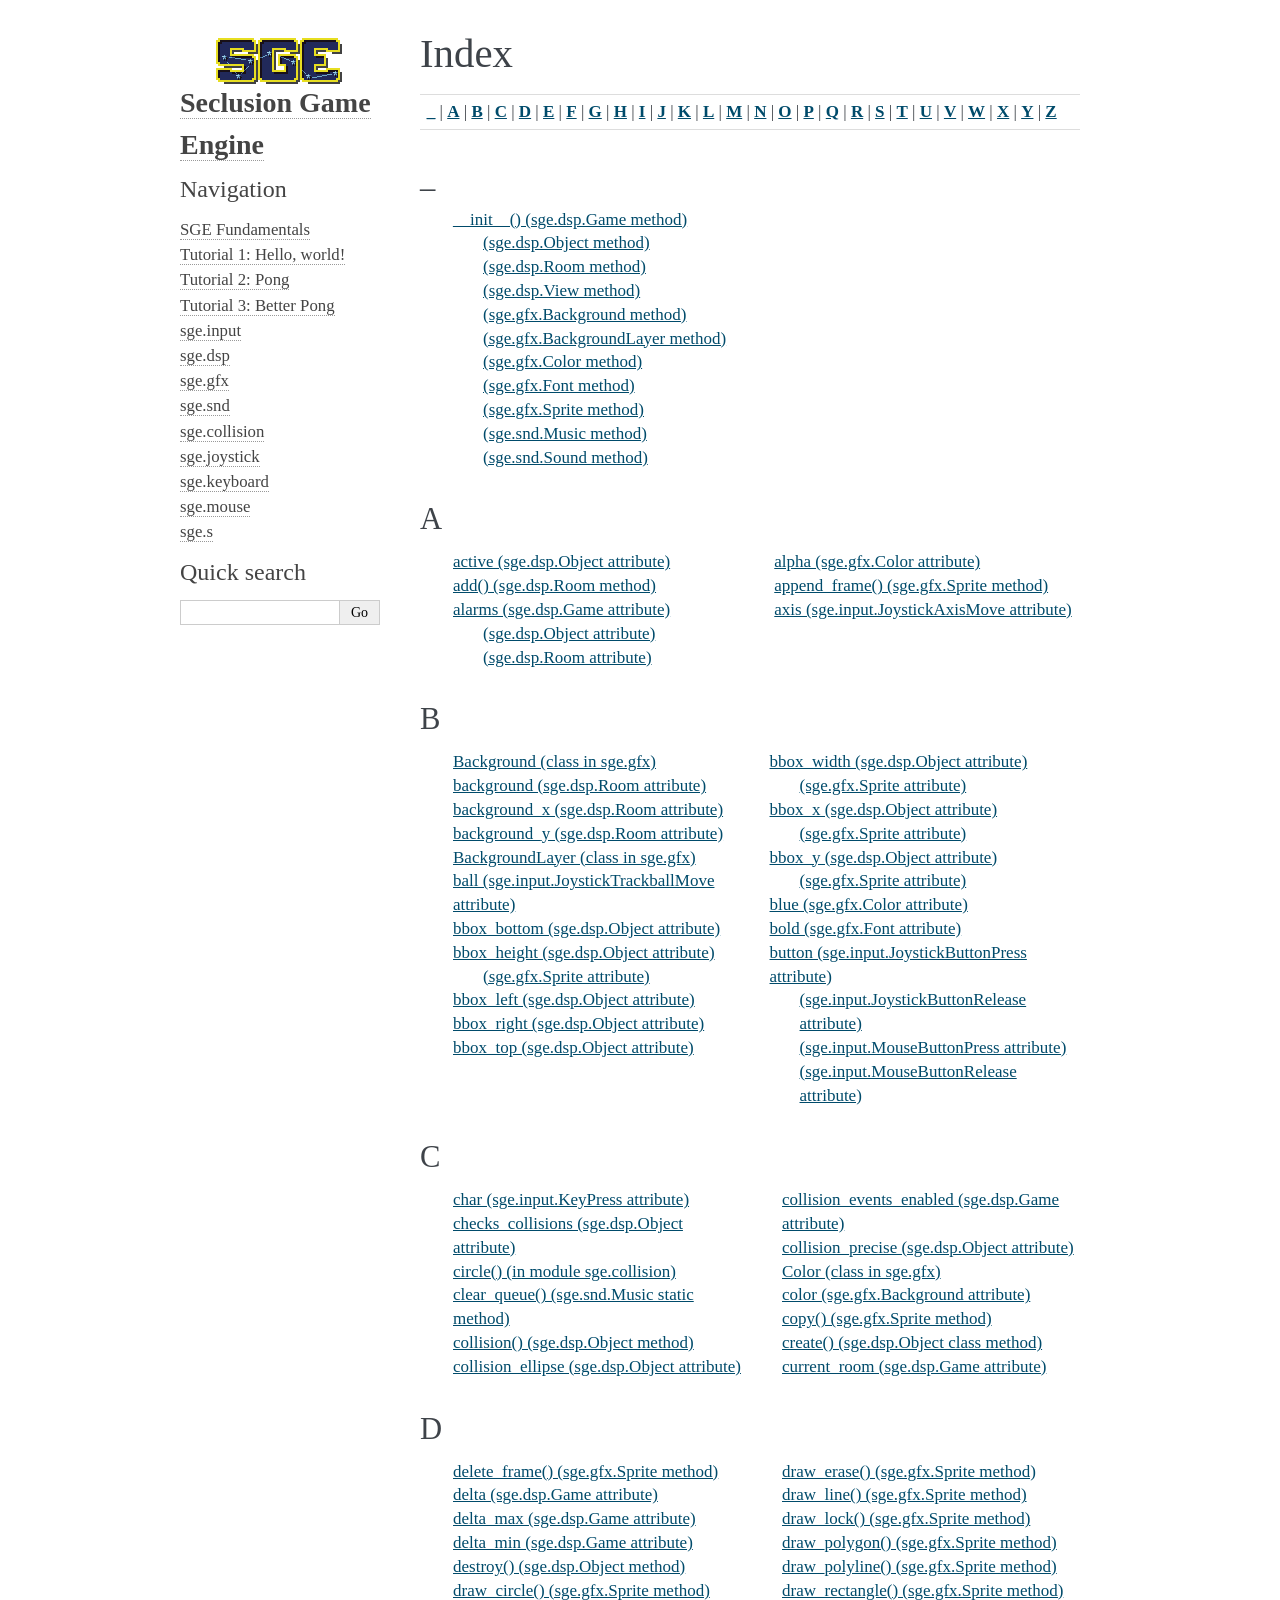
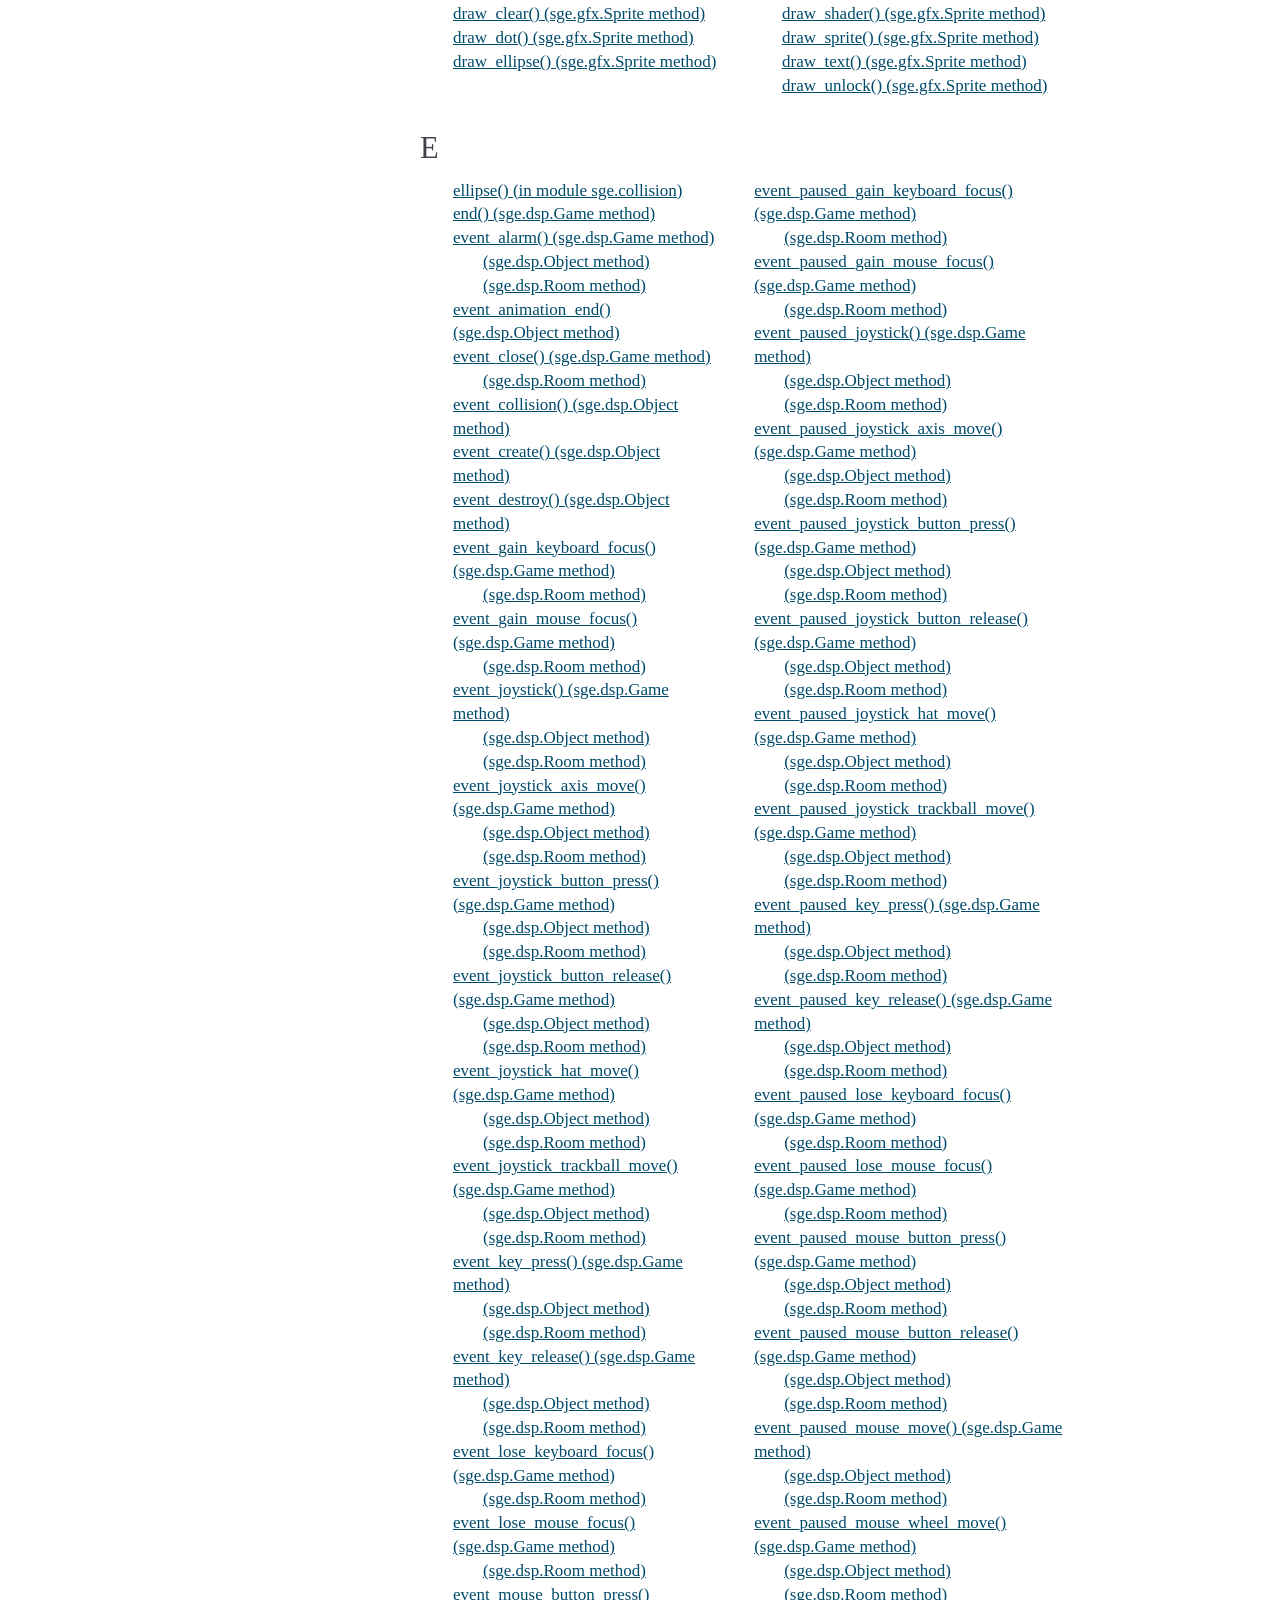
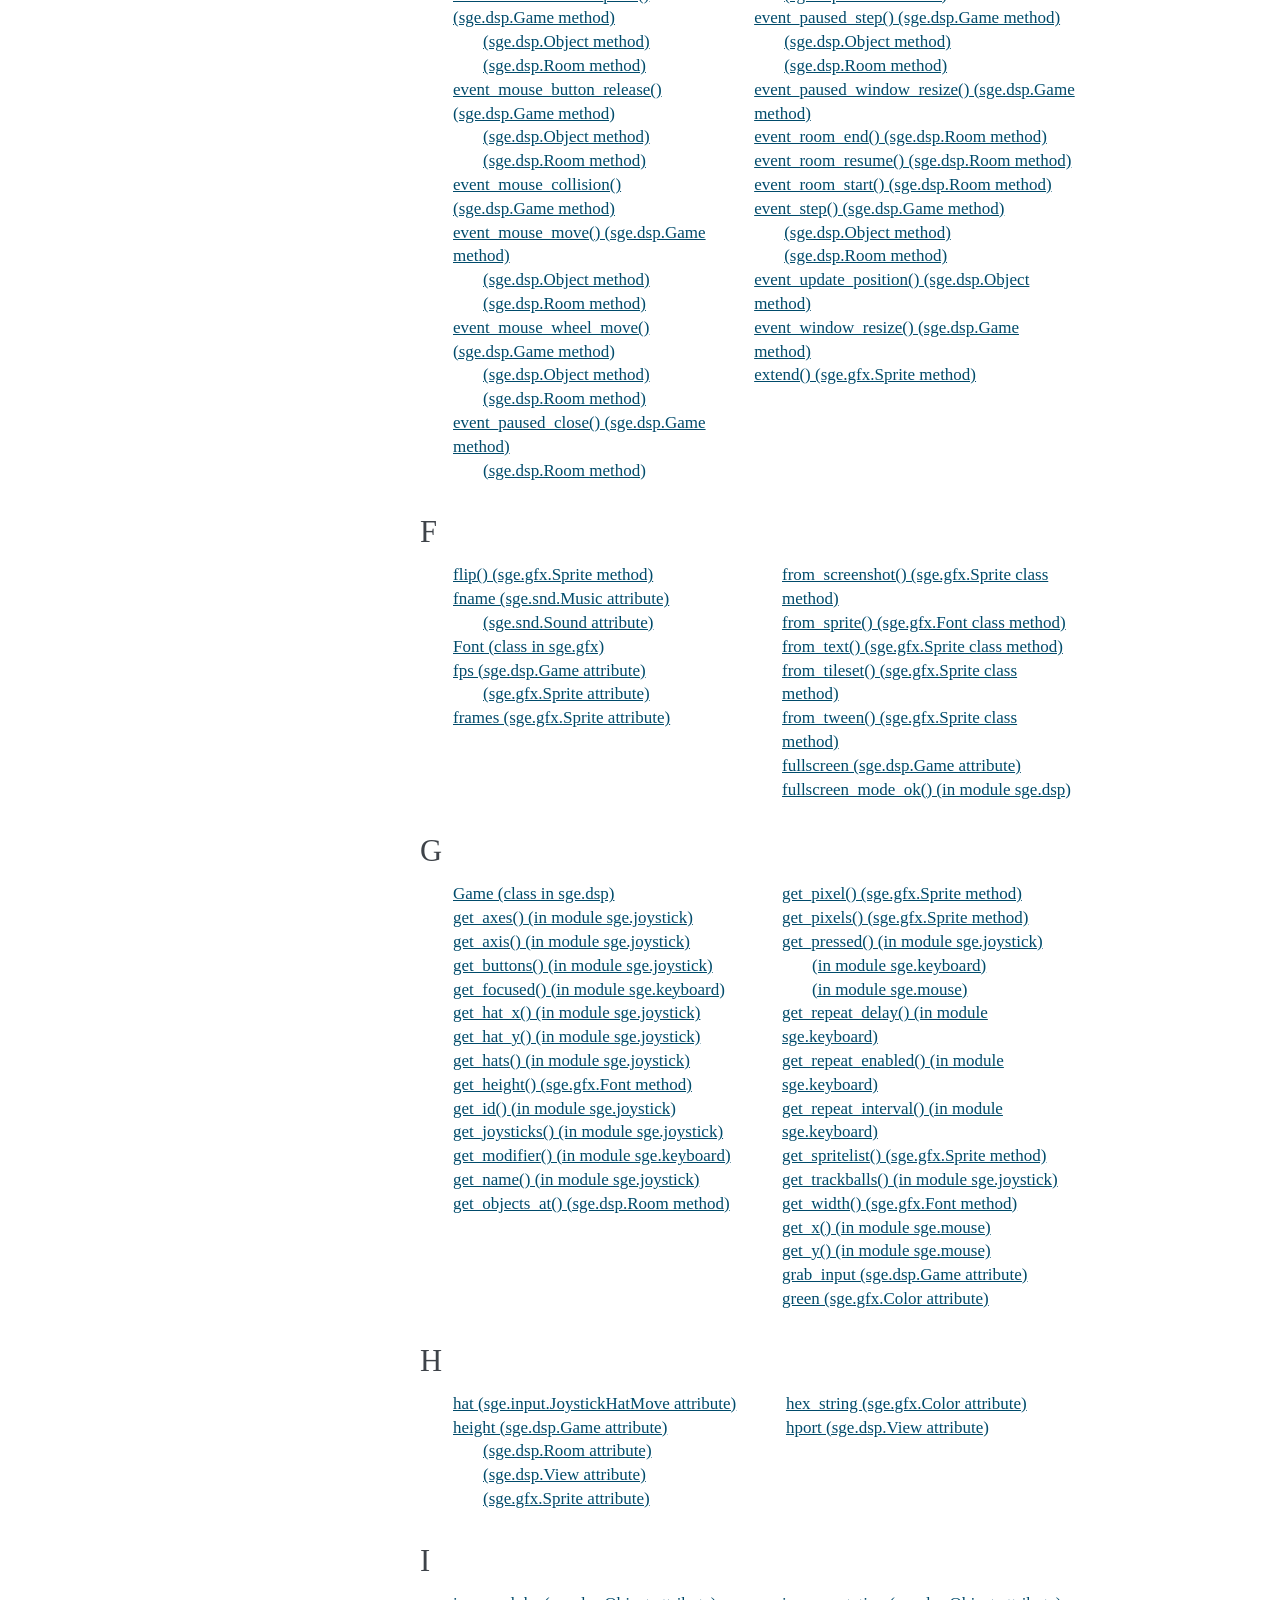
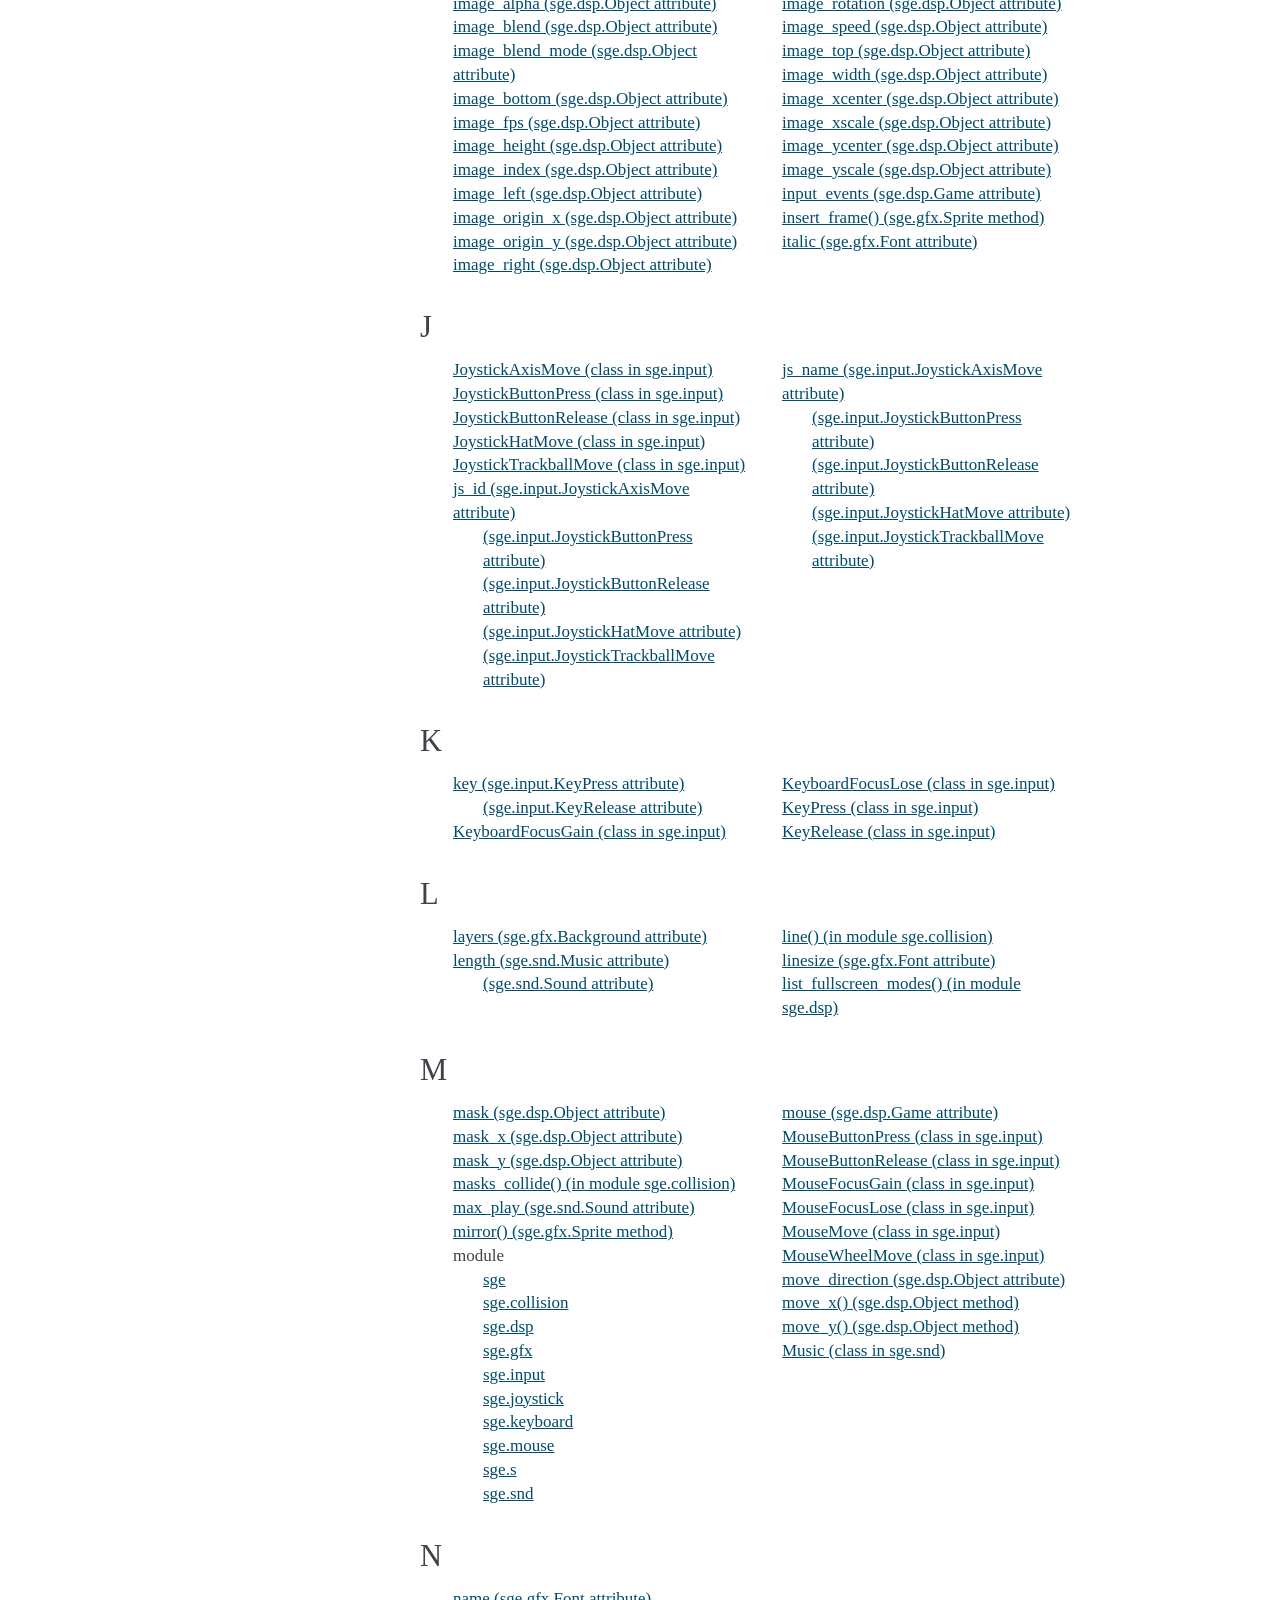
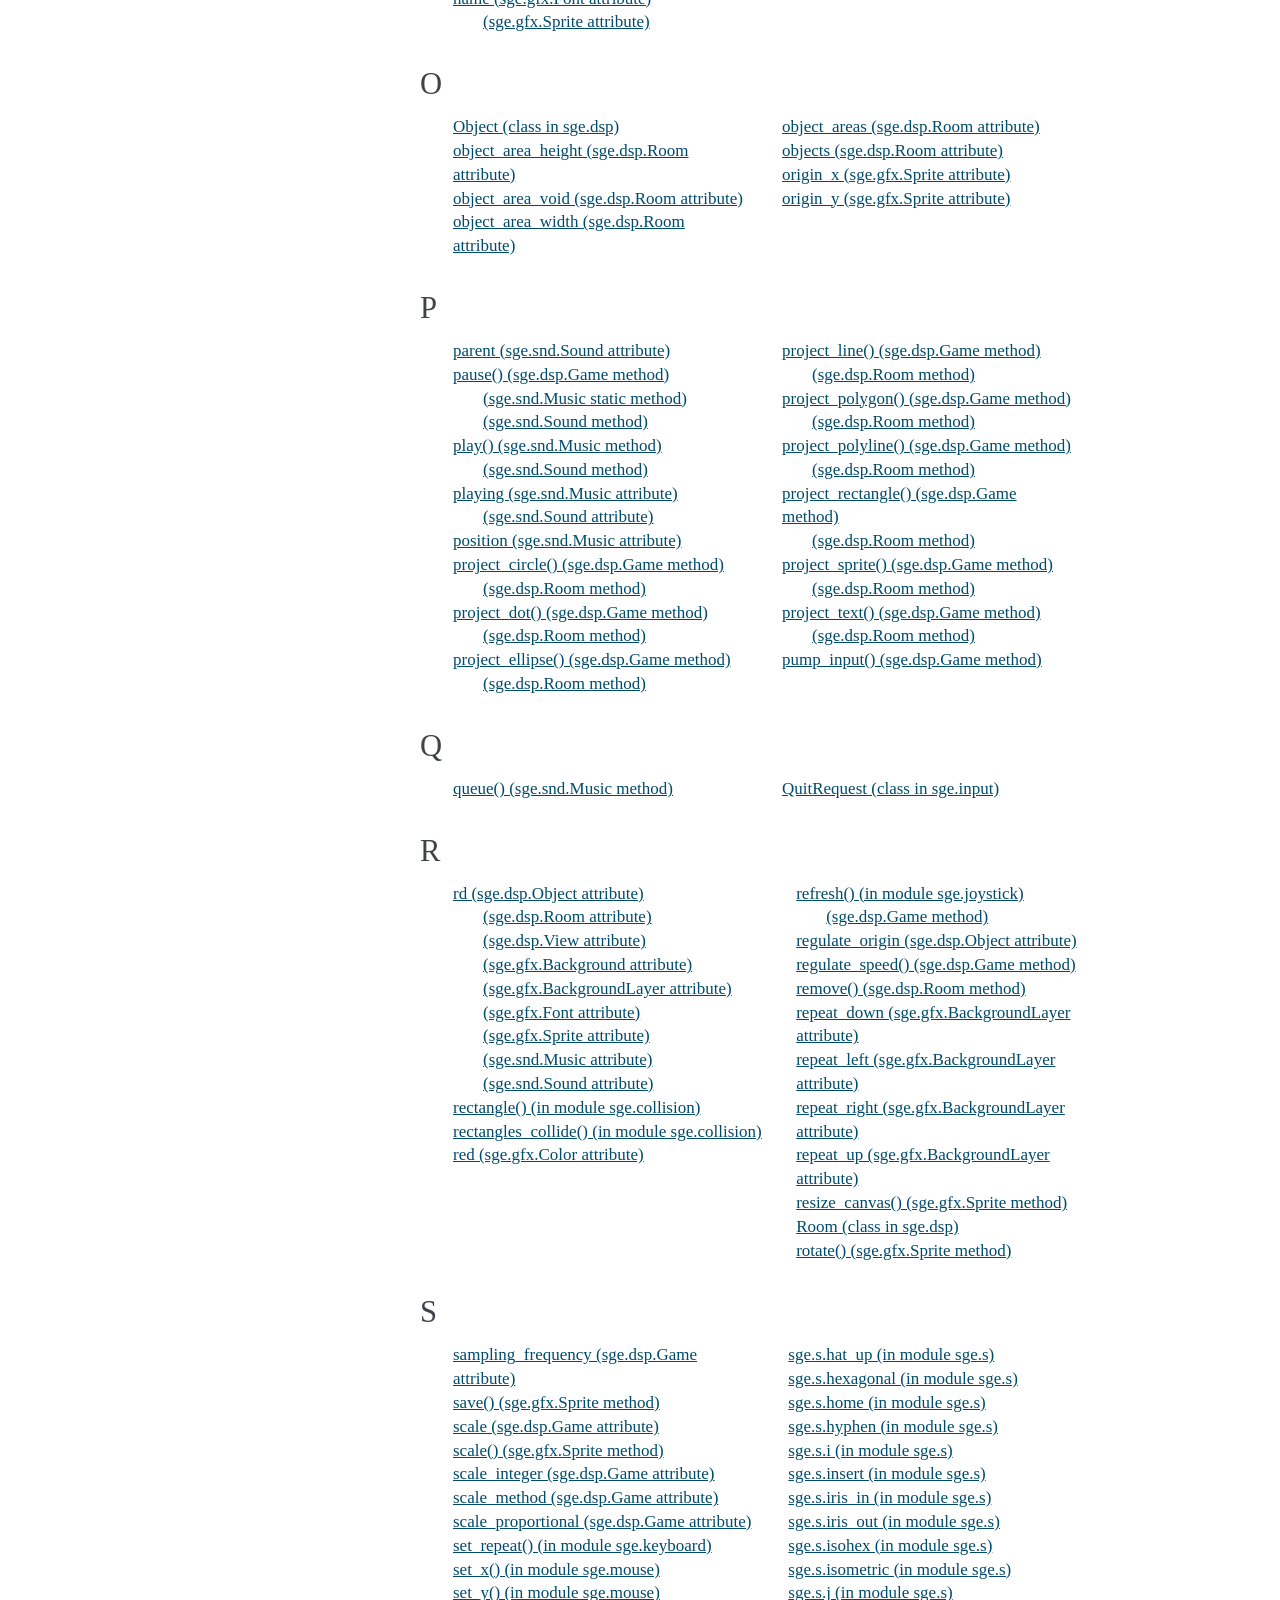
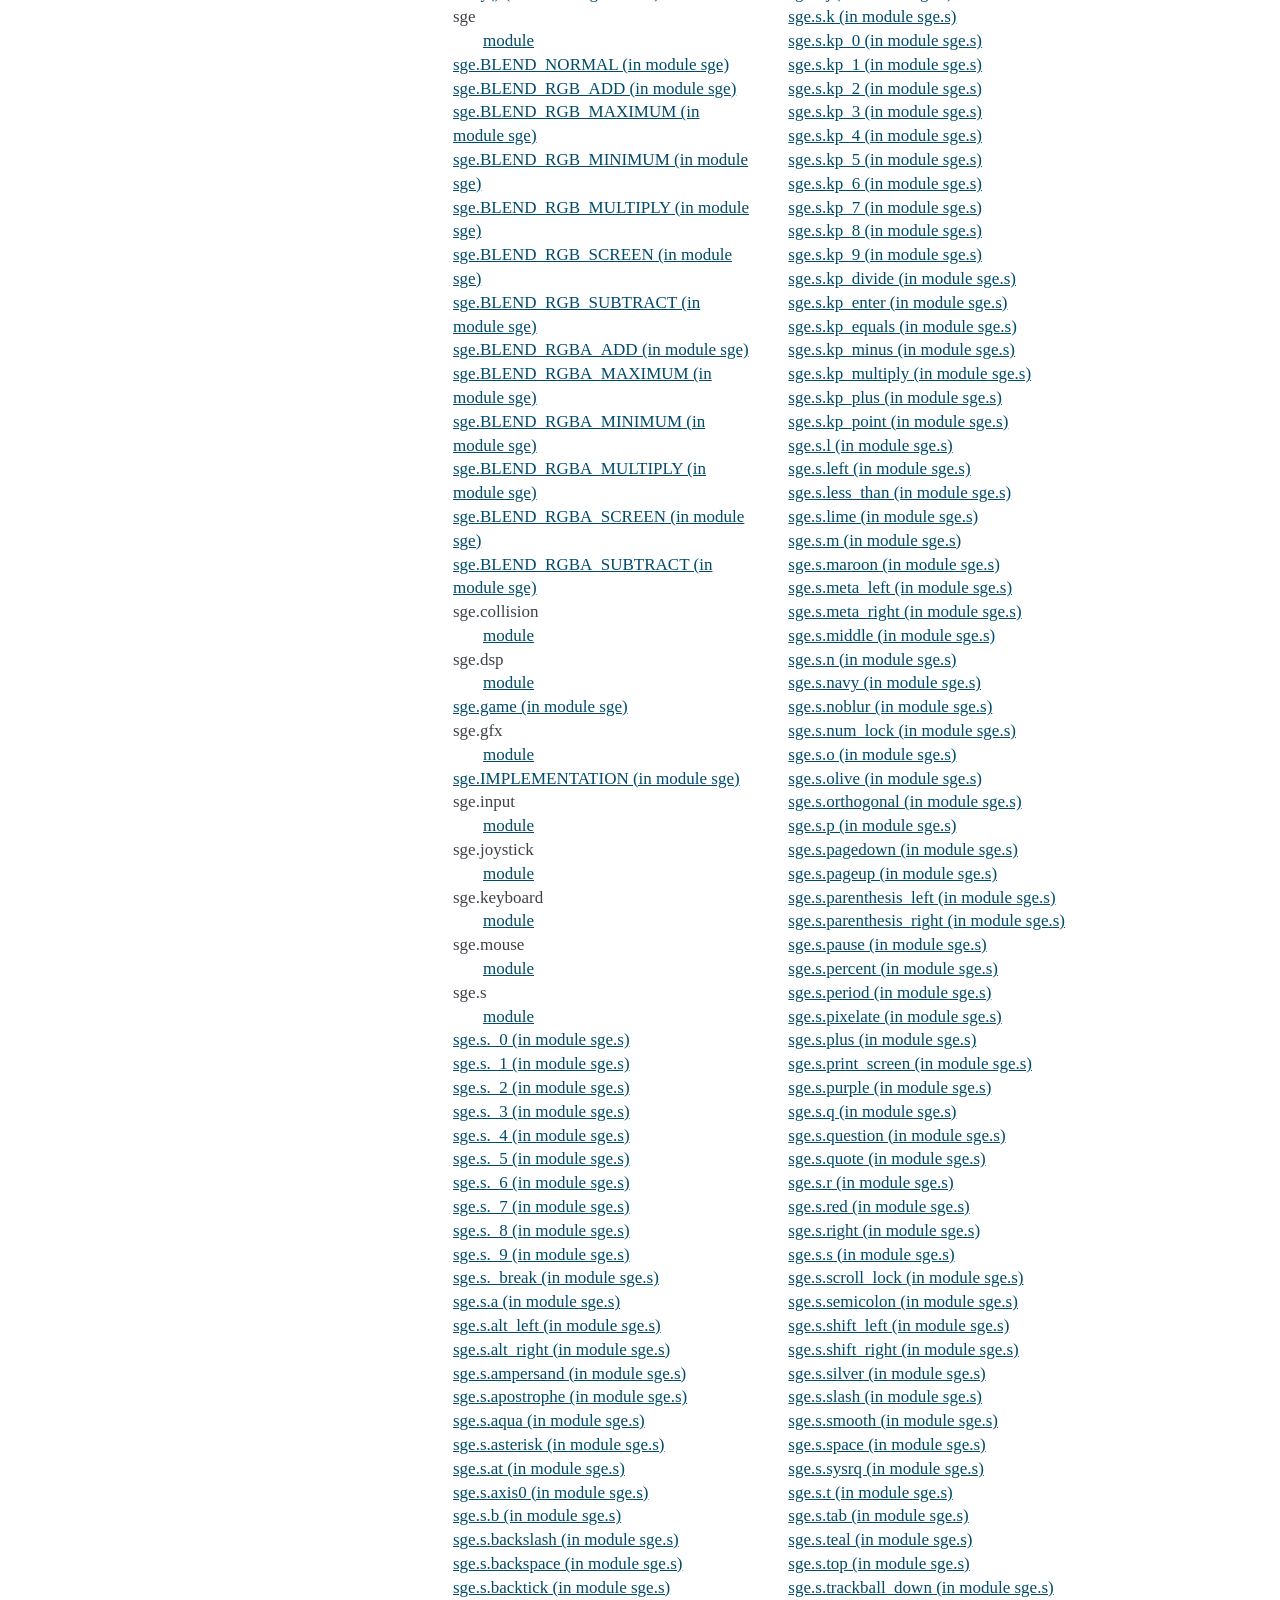
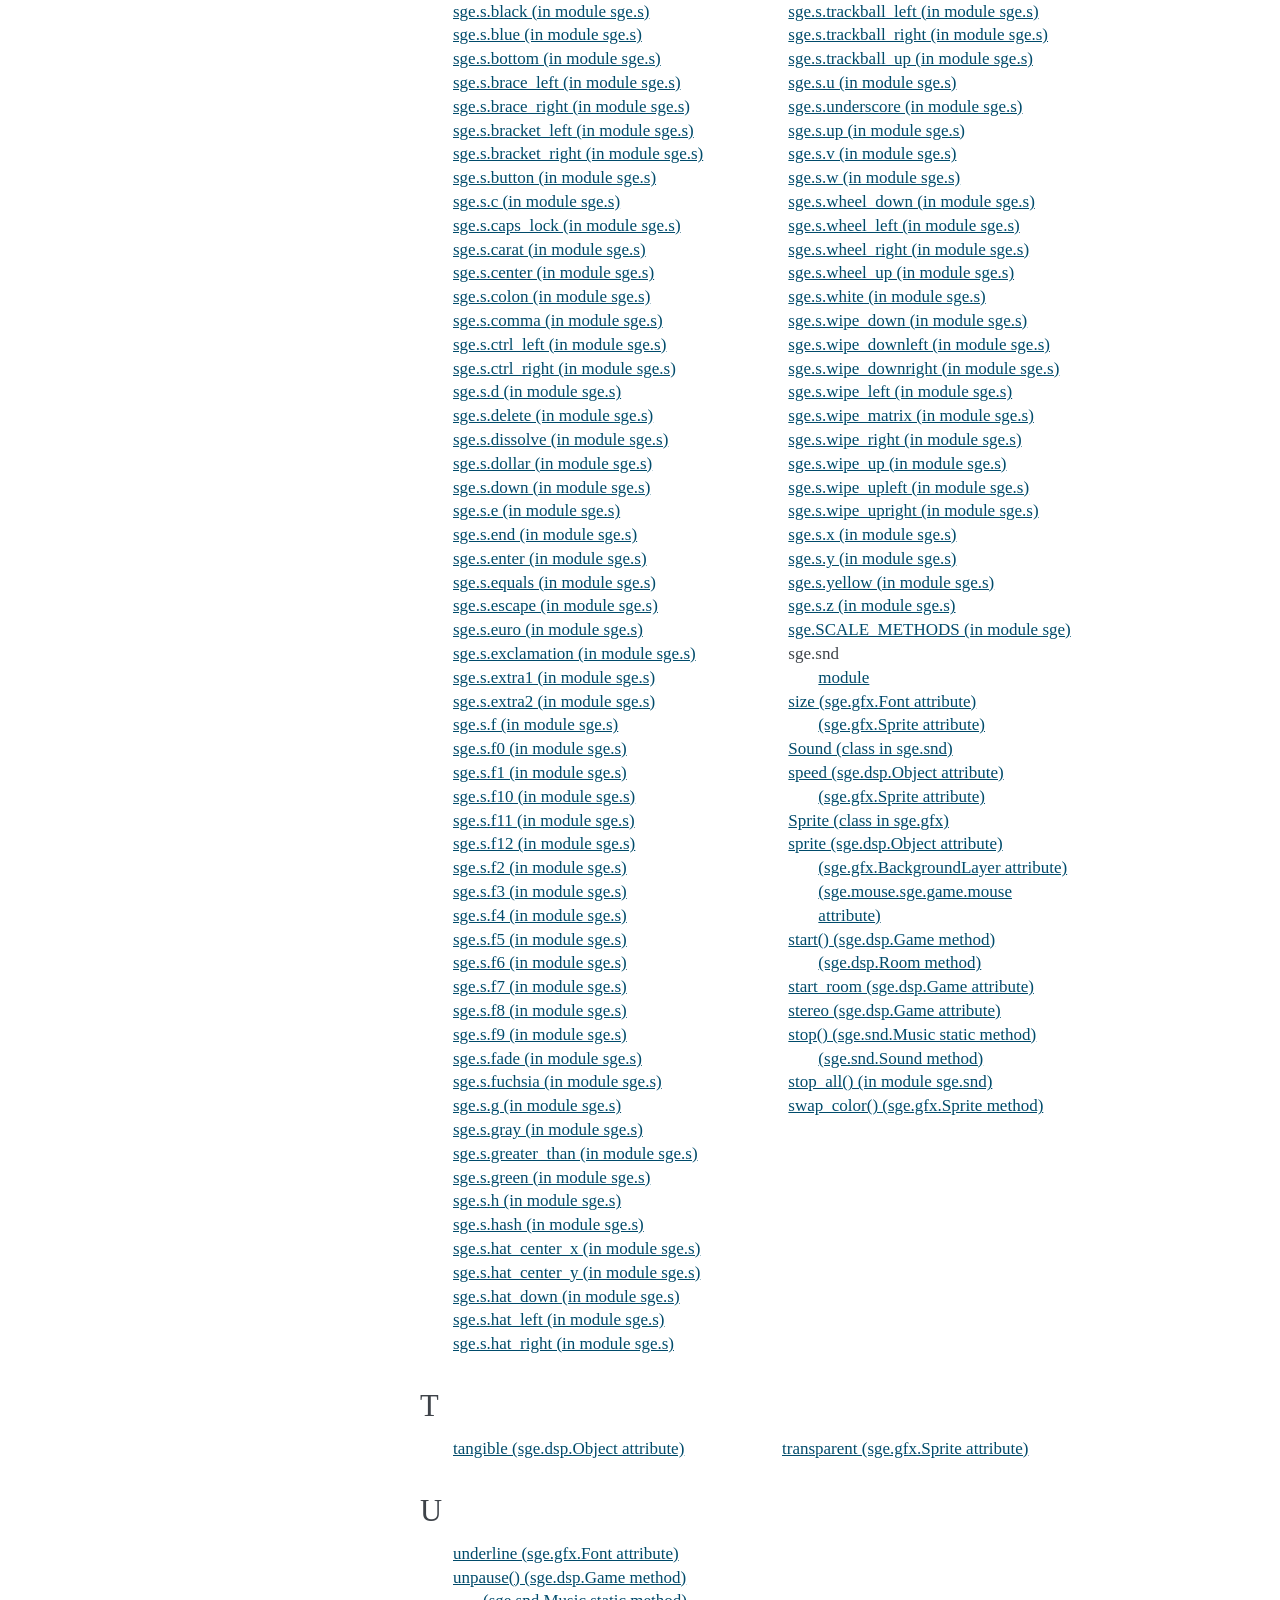
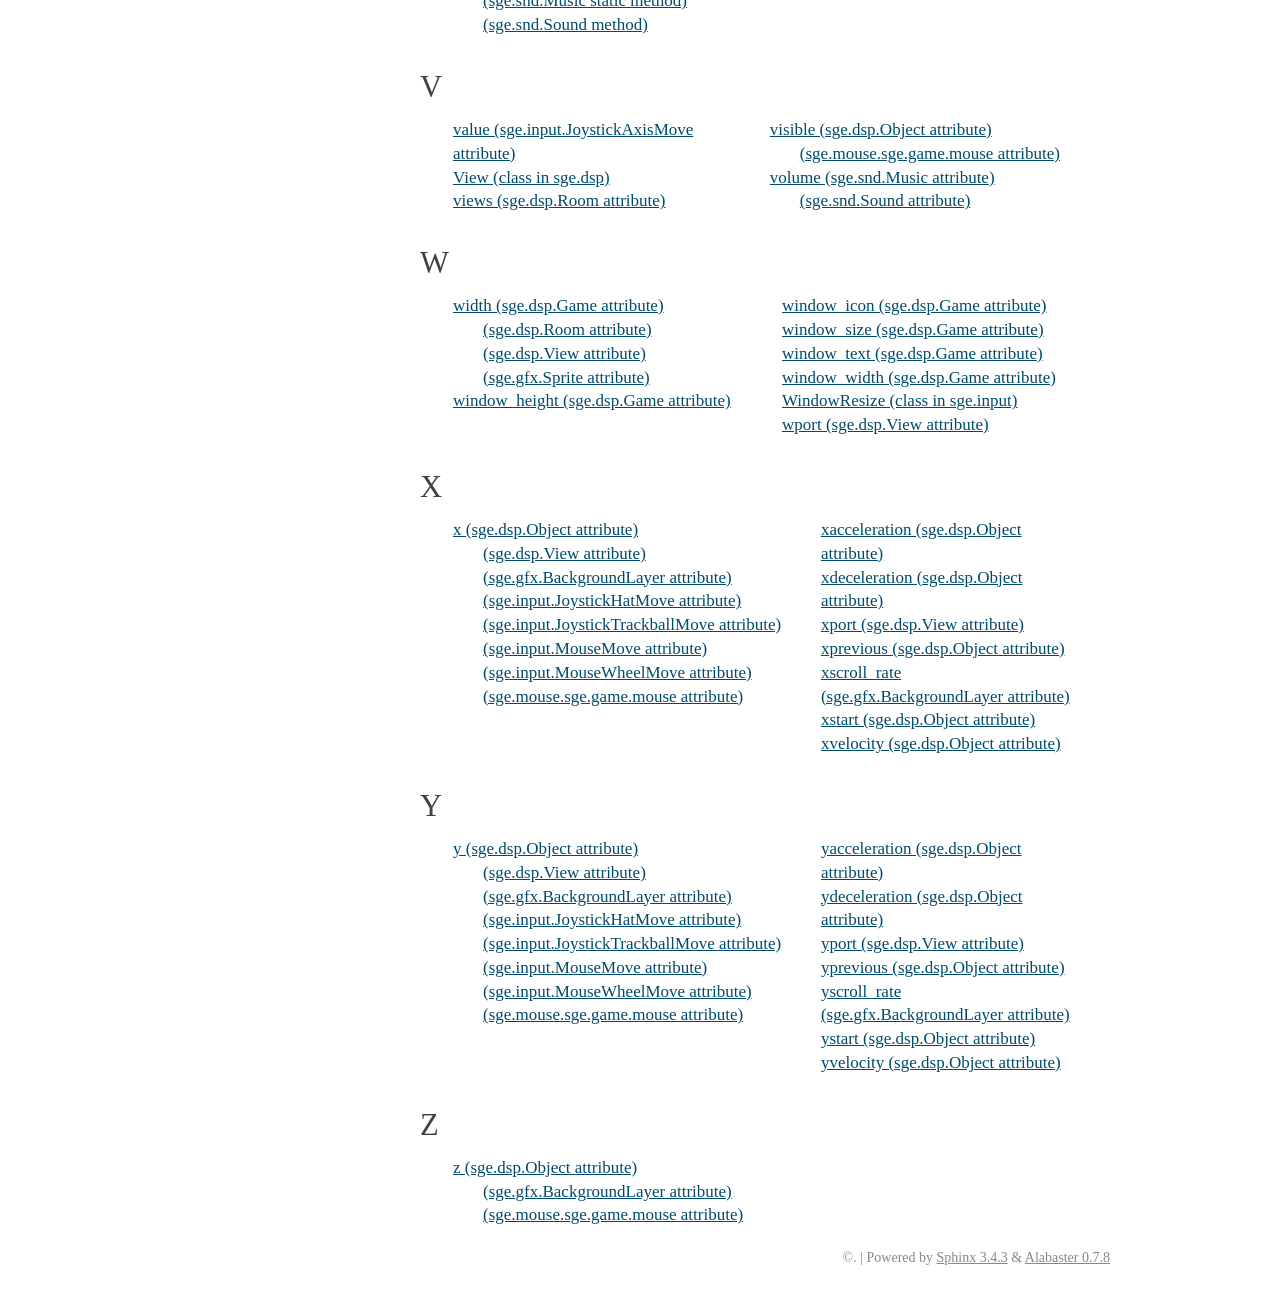
<file: doc/sge/genindex.html>
<!DOCTYPE html>

<html>
  <head>
    <meta charset="utf-8" />
    <meta name="viewport" content="width=device-width, initial-scale=1.0" />
    <title>Index &#8212; Seclusion Game Engine 2.0.1 documentation</title>
    <link rel="stylesheet" href="_static/pygments.css" type="text/css" />
    <link rel="stylesheet" href="_static/alabaster.css" type="text/css" />
    <script id="documentation_options" data-url_root="./" src="_static/documentation_options.js"></script>
    <script src="_static/jquery.js"></script>
    <script src="_static/underscore.js"></script>
    <script src="_static/doctools.js"></script>
    <link rel="shortcut icon" href="_static/favicon.ico"/>
    <link rel="index" title="Index" href="#" />
    <link rel="search" title="Search" href="search.html" />
   
  <link rel="stylesheet" href="_static/custom.css" type="text/css" />
  
  <meta name="viewport" content="width=device-width, initial-scale=0.9, maximum-scale=0.9" />

  </head><body>
  

    <div class="document">
      <div class="documentwrapper">
        <div class="bodywrapper">
          <div class="body" role="main">
            

<h1 id="index">Index</h1>

<div class="genindex-jumpbox">
 <a href="#_"><strong>_</strong></a>
 | <a href="#A"><strong>A</strong></a>
 | <a href="#B"><strong>B</strong></a>
 | <a href="#C"><strong>C</strong></a>
 | <a href="#D"><strong>D</strong></a>
 | <a href="#E"><strong>E</strong></a>
 | <a href="#F"><strong>F</strong></a>
 | <a href="#G"><strong>G</strong></a>
 | <a href="#H"><strong>H</strong></a>
 | <a href="#I"><strong>I</strong></a>
 | <a href="#J"><strong>J</strong></a>
 | <a href="#K"><strong>K</strong></a>
 | <a href="#L"><strong>L</strong></a>
 | <a href="#M"><strong>M</strong></a>
 | <a href="#N"><strong>N</strong></a>
 | <a href="#O"><strong>O</strong></a>
 | <a href="#P"><strong>P</strong></a>
 | <a href="#Q"><strong>Q</strong></a>
 | <a href="#R"><strong>R</strong></a>
 | <a href="#S"><strong>S</strong></a>
 | <a href="#T"><strong>T</strong></a>
 | <a href="#U"><strong>U</strong></a>
 | <a href="#V"><strong>V</strong></a>
 | <a href="#W"><strong>W</strong></a>
 | <a href="#X"><strong>X</strong></a>
 | <a href="#Y"><strong>Y</strong></a>
 | <a href="#Z"><strong>Z</strong></a>
 
</div>
<h2 id="_">_</h2>
<table style="width: 100%" class="indextable genindextable"><tr>
  <td style="width: 33%; vertical-align: top;"><ul>
      <li><a href="dsp.html#sge.dsp.Game.__init__">__init__() (sge.dsp.Game method)</a>

      <ul>
        <li><a href="dsp.html#sge.dsp.Object.__init__">(sge.dsp.Object method)</a>
</li>
        <li><a href="dsp.html#sge.dsp.Room.__init__">(sge.dsp.Room method)</a>
</li>
        <li><a href="dsp.html#sge.dsp.View.__init__">(sge.dsp.View method)</a>
</li>
        <li><a href="gfx.html#sge.gfx.Background.__init__">(sge.gfx.Background method)</a>
</li>
        <li><a href="gfx.html#sge.gfx.BackgroundLayer.__init__">(sge.gfx.BackgroundLayer method)</a>
</li>
        <li><a href="gfx.html#sge.gfx.Color.__init__">(sge.gfx.Color method)</a>
</li>
        <li><a href="gfx.html#sge.gfx.Font.__init__">(sge.gfx.Font method)</a>
</li>
        <li><a href="gfx.html#sge.gfx.Sprite.__init__">(sge.gfx.Sprite method)</a>
</li>
        <li><a href="snd.html#sge.snd.Music.__init__">(sge.snd.Music method)</a>
</li>
        <li><a href="snd.html#sge.snd.Sound.__init__">(sge.snd.Sound method)</a>
</li>
      </ul></li>
  </ul></td>
</tr></table>

<h2 id="A">A</h2>
<table style="width: 100%" class="indextable genindextable"><tr>
  <td style="width: 33%; vertical-align: top;"><ul>
      <li><a href="dsp.html#sge.dsp.Object.active">active (sge.dsp.Object attribute)</a>
</li>
      <li><a href="dsp.html#sge.dsp.Room.add">add() (sge.dsp.Room method)</a>
</li>
      <li><a href="dsp.html#sge.dsp.Game.alarms">alarms (sge.dsp.Game attribute)</a>

      <ul>
        <li><a href="dsp.html#sge.dsp.Object.alarms">(sge.dsp.Object attribute)</a>
</li>
        <li><a href="dsp.html#sge.dsp.Room.alarms">(sge.dsp.Room attribute)</a>
</li>
      </ul></li>
  </ul></td>
  <td style="width: 33%; vertical-align: top;"><ul>
      <li><a href="gfx.html#sge.gfx.Color.alpha">alpha (sge.gfx.Color attribute)</a>
</li>
      <li><a href="gfx.html#sge.gfx.Sprite.append_frame">append_frame() (sge.gfx.Sprite method)</a>
</li>
      <li><a href="input.html#sge.input.JoystickAxisMove.axis">axis (sge.input.JoystickAxisMove attribute)</a>
</li>
  </ul></td>
</tr></table>

<h2 id="B">B</h2>
<table style="width: 100%" class="indextable genindextable"><tr>
  <td style="width: 33%; vertical-align: top;"><ul>
      <li><a href="gfx.html#sge.gfx.Background">Background (class in sge.gfx)</a>
</li>
      <li><a href="dsp.html#sge.dsp.Room.background">background (sge.dsp.Room attribute)</a>
</li>
      <li><a href="dsp.html#sge.dsp.Room.background_x">background_x (sge.dsp.Room attribute)</a>
</li>
      <li><a href="dsp.html#sge.dsp.Room.background_y">background_y (sge.dsp.Room attribute)</a>
</li>
      <li><a href="gfx.html#sge.gfx.BackgroundLayer">BackgroundLayer (class in sge.gfx)</a>
</li>
      <li><a href="input.html#sge.input.JoystickTrackballMove.ball">ball (sge.input.JoystickTrackballMove attribute)</a>
</li>
      <li><a href="dsp.html#sge.dsp.Object.bbox_bottom">bbox_bottom (sge.dsp.Object attribute)</a>
</li>
      <li><a href="dsp.html#sge.dsp.Object.bbox_height">bbox_height (sge.dsp.Object attribute)</a>

      <ul>
        <li><a href="gfx.html#sge.gfx.Sprite.bbox_height">(sge.gfx.Sprite attribute)</a>
</li>
      </ul></li>
      <li><a href="dsp.html#sge.dsp.Object.bbox_left">bbox_left (sge.dsp.Object attribute)</a>
</li>
      <li><a href="dsp.html#sge.dsp.Object.bbox_right">bbox_right (sge.dsp.Object attribute)</a>
</li>
      <li><a href="dsp.html#sge.dsp.Object.bbox_top">bbox_top (sge.dsp.Object attribute)</a>
</li>
  </ul></td>
  <td style="width: 33%; vertical-align: top;"><ul>
      <li><a href="dsp.html#sge.dsp.Object.bbox_width">bbox_width (sge.dsp.Object attribute)</a>

      <ul>
        <li><a href="gfx.html#sge.gfx.Sprite.bbox_width">(sge.gfx.Sprite attribute)</a>
</li>
      </ul></li>
      <li><a href="dsp.html#sge.dsp.Object.bbox_x">bbox_x (sge.dsp.Object attribute)</a>

      <ul>
        <li><a href="gfx.html#sge.gfx.Sprite.bbox_x">(sge.gfx.Sprite attribute)</a>
</li>
      </ul></li>
      <li><a href="dsp.html#sge.dsp.Object.bbox_y">bbox_y (sge.dsp.Object attribute)</a>

      <ul>
        <li><a href="gfx.html#sge.gfx.Sprite.bbox_y">(sge.gfx.Sprite attribute)</a>
</li>
      </ul></li>
      <li><a href="gfx.html#sge.gfx.Color.blue">blue (sge.gfx.Color attribute)</a>
</li>
      <li><a href="gfx.html#sge.gfx.Font.bold">bold (sge.gfx.Font attribute)</a>
</li>
      <li><a href="input.html#sge.input.JoystickButtonPress.button">button (sge.input.JoystickButtonPress attribute)</a>

      <ul>
        <li><a href="input.html#sge.input.JoystickButtonRelease.button">(sge.input.JoystickButtonRelease attribute)</a>
</li>
        <li><a href="input.html#sge.input.MouseButtonPress.button">(sge.input.MouseButtonPress attribute)</a>
</li>
        <li><a href="input.html#sge.input.MouseButtonRelease.button">(sge.input.MouseButtonRelease attribute)</a>
</li>
      </ul></li>
  </ul></td>
</tr></table>

<h2 id="C">C</h2>
<table style="width: 100%" class="indextable genindextable"><tr>
  <td style="width: 33%; vertical-align: top;"><ul>
      <li><a href="input.html#sge.input.KeyPress.char">char (sge.input.KeyPress attribute)</a>
</li>
      <li><a href="dsp.html#sge.dsp.Object.checks_collisions">checks_collisions (sge.dsp.Object attribute)</a>
</li>
      <li><a href="collision.html#sge.collision.circle">circle() (in module sge.collision)</a>
</li>
      <li><a href="snd.html#sge.snd.Music.clear_queue">clear_queue() (sge.snd.Music static method)</a>
</li>
      <li><a href="dsp.html#sge.dsp.Object.collision">collision() (sge.dsp.Object method)</a>
</li>
      <li><a href="dsp.html#sge.dsp.Object.collision_ellipse">collision_ellipse (sge.dsp.Object attribute)</a>
</li>
  </ul></td>
  <td style="width: 33%; vertical-align: top;"><ul>
      <li><a href="dsp.html#sge.dsp.Game.collision_events_enabled">collision_events_enabled (sge.dsp.Game attribute)</a>
</li>
      <li><a href="dsp.html#sge.dsp.Object.collision_precise">collision_precise (sge.dsp.Object attribute)</a>
</li>
      <li><a href="gfx.html#sge.gfx.Color">Color (class in sge.gfx)</a>
</li>
      <li><a href="gfx.html#sge.gfx.Background.color">color (sge.gfx.Background attribute)</a>
</li>
      <li><a href="gfx.html#sge.gfx.Sprite.copy">copy() (sge.gfx.Sprite method)</a>
</li>
      <li><a href="dsp.html#sge.dsp.Object.create">create() (sge.dsp.Object class method)</a>
</li>
      <li><a href="dsp.html#sge.dsp.Game.current_room">current_room (sge.dsp.Game attribute)</a>
</li>
  </ul></td>
</tr></table>

<h2 id="D">D</h2>
<table style="width: 100%" class="indextable genindextable"><tr>
  <td style="width: 33%; vertical-align: top;"><ul>
      <li><a href="gfx.html#sge.gfx.Sprite.delete_frame">delete_frame() (sge.gfx.Sprite method)</a>
</li>
      <li><a href="dsp.html#sge.dsp.Game.delta">delta (sge.dsp.Game attribute)</a>
</li>
      <li><a href="dsp.html#sge.dsp.Game.delta_max">delta_max (sge.dsp.Game attribute)</a>
</li>
      <li><a href="dsp.html#sge.dsp.Game.delta_min">delta_min (sge.dsp.Game attribute)</a>
</li>
      <li><a href="dsp.html#sge.dsp.Object.destroy">destroy() (sge.dsp.Object method)</a>
</li>
      <li><a href="gfx.html#sge.gfx.Sprite.draw_circle">draw_circle() (sge.gfx.Sprite method)</a>
</li>
      <li><a href="gfx.html#sge.gfx.Sprite.draw_clear">draw_clear() (sge.gfx.Sprite method)</a>
</li>
      <li><a href="gfx.html#sge.gfx.Sprite.draw_dot">draw_dot() (sge.gfx.Sprite method)</a>
</li>
      <li><a href="gfx.html#sge.gfx.Sprite.draw_ellipse">draw_ellipse() (sge.gfx.Sprite method)</a>
</li>
  </ul></td>
  <td style="width: 33%; vertical-align: top;"><ul>
      <li><a href="gfx.html#sge.gfx.Sprite.draw_erase">draw_erase() (sge.gfx.Sprite method)</a>
</li>
      <li><a href="gfx.html#sge.gfx.Sprite.draw_line">draw_line() (sge.gfx.Sprite method)</a>
</li>
      <li><a href="gfx.html#sge.gfx.Sprite.draw_lock">draw_lock() (sge.gfx.Sprite method)</a>
</li>
      <li><a href="gfx.html#sge.gfx.Sprite.draw_polygon">draw_polygon() (sge.gfx.Sprite method)</a>
</li>
      <li><a href="gfx.html#sge.gfx.Sprite.draw_polyline">draw_polyline() (sge.gfx.Sprite method)</a>
</li>
      <li><a href="gfx.html#sge.gfx.Sprite.draw_rectangle">draw_rectangle() (sge.gfx.Sprite method)</a>
</li>
      <li><a href="gfx.html#sge.gfx.Sprite.draw_shader">draw_shader() (sge.gfx.Sprite method)</a>
</li>
      <li><a href="gfx.html#sge.gfx.Sprite.draw_sprite">draw_sprite() (sge.gfx.Sprite method)</a>
</li>
      <li><a href="gfx.html#sge.gfx.Sprite.draw_text">draw_text() (sge.gfx.Sprite method)</a>
</li>
      <li><a href="gfx.html#sge.gfx.Sprite.draw_unlock">draw_unlock() (sge.gfx.Sprite method)</a>
</li>
  </ul></td>
</tr></table>

<h2 id="E">E</h2>
<table style="width: 100%" class="indextable genindextable"><tr>
  <td style="width: 33%; vertical-align: top;"><ul>
      <li><a href="collision.html#sge.collision.ellipse">ellipse() (in module sge.collision)</a>
</li>
      <li><a href="dsp.html#sge.dsp.Game.end">end() (sge.dsp.Game method)</a>
</li>
      <li><a href="dsp.html#sge.dsp.Game.event_alarm">event_alarm() (sge.dsp.Game method)</a>

      <ul>
        <li><a href="dsp.html#sge.dsp.Object.event_alarm">(sge.dsp.Object method)</a>
</li>
        <li><a href="dsp.html#sge.dsp.Room.event_alarm">(sge.dsp.Room method)</a>
</li>
      </ul></li>
      <li><a href="dsp.html#sge.dsp.Object.event_animation_end">event_animation_end() (sge.dsp.Object method)</a>
</li>
      <li><a href="dsp.html#sge.dsp.Game.event_close">event_close() (sge.dsp.Game method)</a>

      <ul>
        <li><a href="dsp.html#sge.dsp.Room.event_close">(sge.dsp.Room method)</a>
</li>
      </ul></li>
      <li><a href="dsp.html#sge.dsp.Object.event_collision">event_collision() (sge.dsp.Object method)</a>
</li>
      <li><a href="dsp.html#sge.dsp.Object.event_create">event_create() (sge.dsp.Object method)</a>
</li>
      <li><a href="dsp.html#sge.dsp.Object.event_destroy">event_destroy() (sge.dsp.Object method)</a>
</li>
      <li><a href="dsp.html#sge.dsp.Game.event_gain_keyboard_focus">event_gain_keyboard_focus() (sge.dsp.Game method)</a>

      <ul>
        <li><a href="dsp.html#sge.dsp.Room.event_gain_keyboard_focus">(sge.dsp.Room method)</a>
</li>
      </ul></li>
      <li><a href="dsp.html#sge.dsp.Game.event_gain_mouse_focus">event_gain_mouse_focus() (sge.dsp.Game method)</a>

      <ul>
        <li><a href="dsp.html#sge.dsp.Room.event_gain_mouse_focus">(sge.dsp.Room method)</a>
</li>
      </ul></li>
      <li><a href="dsp.html#sge.dsp.Game.event_joystick">event_joystick() (sge.dsp.Game method)</a>

      <ul>
        <li><a href="dsp.html#sge.dsp.Object.event_joystick">(sge.dsp.Object method)</a>
</li>
        <li><a href="dsp.html#sge.dsp.Room.event_joystick">(sge.dsp.Room method)</a>
</li>
      </ul></li>
      <li><a href="dsp.html#sge.dsp.Game.event_joystick_axis_move">event_joystick_axis_move() (sge.dsp.Game method)</a>

      <ul>
        <li><a href="dsp.html#sge.dsp.Object.event_joystick_axis_move">(sge.dsp.Object method)</a>
</li>
        <li><a href="dsp.html#sge.dsp.Room.event_joystick_axis_move">(sge.dsp.Room method)</a>
</li>
      </ul></li>
      <li><a href="dsp.html#sge.dsp.Game.event_joystick_button_press">event_joystick_button_press() (sge.dsp.Game method)</a>

      <ul>
        <li><a href="dsp.html#sge.dsp.Object.event_joystick_button_press">(sge.dsp.Object method)</a>
</li>
        <li><a href="dsp.html#sge.dsp.Room.event_joystick_button_press">(sge.dsp.Room method)</a>
</li>
      </ul></li>
      <li><a href="dsp.html#sge.dsp.Game.event_joystick_button_release">event_joystick_button_release() (sge.dsp.Game method)</a>

      <ul>
        <li><a href="dsp.html#sge.dsp.Object.event_joystick_button_release">(sge.dsp.Object method)</a>
</li>
        <li><a href="dsp.html#sge.dsp.Room.event_joystick_button_release">(sge.dsp.Room method)</a>
</li>
      </ul></li>
      <li><a href="dsp.html#sge.dsp.Game.event_joystick_hat_move">event_joystick_hat_move() (sge.dsp.Game method)</a>

      <ul>
        <li><a href="dsp.html#sge.dsp.Object.event_joystick_hat_move">(sge.dsp.Object method)</a>
</li>
        <li><a href="dsp.html#sge.dsp.Room.event_joystick_hat_move">(sge.dsp.Room method)</a>
</li>
      </ul></li>
      <li><a href="dsp.html#sge.dsp.Game.event_joystick_trackball_move">event_joystick_trackball_move() (sge.dsp.Game method)</a>

      <ul>
        <li><a href="dsp.html#sge.dsp.Object.event_joystick_trackball_move">(sge.dsp.Object method)</a>
</li>
        <li><a href="dsp.html#sge.dsp.Room.event_joystick_trackball_move">(sge.dsp.Room method)</a>
</li>
      </ul></li>
      <li><a href="dsp.html#sge.dsp.Game.event_key_press">event_key_press() (sge.dsp.Game method)</a>

      <ul>
        <li><a href="dsp.html#sge.dsp.Object.event_key_press">(sge.dsp.Object method)</a>
</li>
        <li><a href="dsp.html#sge.dsp.Room.event_key_press">(sge.dsp.Room method)</a>
</li>
      </ul></li>
      <li><a href="dsp.html#sge.dsp.Game.event_key_release">event_key_release() (sge.dsp.Game method)</a>

      <ul>
        <li><a href="dsp.html#sge.dsp.Object.event_key_release">(sge.dsp.Object method)</a>
</li>
        <li><a href="dsp.html#sge.dsp.Room.event_key_release">(sge.dsp.Room method)</a>
</li>
      </ul></li>
      <li><a href="dsp.html#sge.dsp.Game.event_lose_keyboard_focus">event_lose_keyboard_focus() (sge.dsp.Game method)</a>

      <ul>
        <li><a href="dsp.html#sge.dsp.Room.event_lose_keyboard_focus">(sge.dsp.Room method)</a>
</li>
      </ul></li>
      <li><a href="dsp.html#sge.dsp.Game.event_lose_mouse_focus">event_lose_mouse_focus() (sge.dsp.Game method)</a>

      <ul>
        <li><a href="dsp.html#sge.dsp.Room.event_lose_mouse_focus">(sge.dsp.Room method)</a>
</li>
      </ul></li>
      <li><a href="dsp.html#sge.dsp.Game.event_mouse_button_press">event_mouse_button_press() (sge.dsp.Game method)</a>

      <ul>
        <li><a href="dsp.html#sge.dsp.Object.event_mouse_button_press">(sge.dsp.Object method)</a>
</li>
        <li><a href="dsp.html#sge.dsp.Room.event_mouse_button_press">(sge.dsp.Room method)</a>
</li>
      </ul></li>
      <li><a href="dsp.html#sge.dsp.Game.event_mouse_button_release">event_mouse_button_release() (sge.dsp.Game method)</a>

      <ul>
        <li><a href="dsp.html#sge.dsp.Object.event_mouse_button_release">(sge.dsp.Object method)</a>
</li>
        <li><a href="dsp.html#sge.dsp.Room.event_mouse_button_release">(sge.dsp.Room method)</a>
</li>
      </ul></li>
      <li><a href="dsp.html#sge.dsp.Game.event_mouse_collision">event_mouse_collision() (sge.dsp.Game method)</a>
</li>
      <li><a href="dsp.html#sge.dsp.Game.event_mouse_move">event_mouse_move() (sge.dsp.Game method)</a>

      <ul>
        <li><a href="dsp.html#sge.dsp.Object.event_mouse_move">(sge.dsp.Object method)</a>
</li>
        <li><a href="dsp.html#sge.dsp.Room.event_mouse_move">(sge.dsp.Room method)</a>
</li>
      </ul></li>
      <li><a href="dsp.html#sge.dsp.Game.event_mouse_wheel_move">event_mouse_wheel_move() (sge.dsp.Game method)</a>

      <ul>
        <li><a href="dsp.html#sge.dsp.Object.event_mouse_wheel_move">(sge.dsp.Object method)</a>
</li>
        <li><a href="dsp.html#sge.dsp.Room.event_mouse_wheel_move">(sge.dsp.Room method)</a>
</li>
      </ul></li>
      <li><a href="dsp.html#sge.dsp.Game.event_paused_close">event_paused_close() (sge.dsp.Game method)</a>

      <ul>
        <li><a href="dsp.html#sge.dsp.Room.event_paused_close">(sge.dsp.Room method)</a>
</li>
      </ul></li>
  </ul></td>
  <td style="width: 33%; vertical-align: top;"><ul>
      <li><a href="dsp.html#sge.dsp.Game.event_paused_gain_keyboard_focus">event_paused_gain_keyboard_focus() (sge.dsp.Game method)</a>

      <ul>
        <li><a href="dsp.html#sge.dsp.Room.event_paused_gain_keyboard_focus">(sge.dsp.Room method)</a>
</li>
      </ul></li>
      <li><a href="dsp.html#sge.dsp.Game.event_paused_gain_mouse_focus">event_paused_gain_mouse_focus() (sge.dsp.Game method)</a>

      <ul>
        <li><a href="dsp.html#sge.dsp.Room.event_paused_gain_mouse_focus">(sge.dsp.Room method)</a>
</li>
      </ul></li>
      <li><a href="dsp.html#sge.dsp.Game.event_paused_joystick">event_paused_joystick() (sge.dsp.Game method)</a>

      <ul>
        <li><a href="dsp.html#sge.dsp.Object.event_paused_joystick">(sge.dsp.Object method)</a>
</li>
        <li><a href="dsp.html#sge.dsp.Room.event_paused_joystick">(sge.dsp.Room method)</a>
</li>
      </ul></li>
      <li><a href="dsp.html#sge.dsp.Game.event_paused_joystick_axis_move">event_paused_joystick_axis_move() (sge.dsp.Game method)</a>

      <ul>
        <li><a href="dsp.html#sge.dsp.Object.event_paused_joystick_axis_move">(sge.dsp.Object method)</a>
</li>
        <li><a href="dsp.html#sge.dsp.Room.event_paused_joystick_axis_move">(sge.dsp.Room method)</a>
</li>
      </ul></li>
      <li><a href="dsp.html#sge.dsp.Game.event_paused_joystick_button_press">event_paused_joystick_button_press() (sge.dsp.Game method)</a>

      <ul>
        <li><a href="dsp.html#sge.dsp.Object.event_paused_joystick_button_press">(sge.dsp.Object method)</a>
</li>
        <li><a href="dsp.html#sge.dsp.Room.event_paused_joystick_button_press">(sge.dsp.Room method)</a>
</li>
      </ul></li>
      <li><a href="dsp.html#sge.dsp.Game.event_paused_joystick_button_release">event_paused_joystick_button_release() (sge.dsp.Game method)</a>

      <ul>
        <li><a href="dsp.html#sge.dsp.Object.event_paused_joystick_button_release">(sge.dsp.Object method)</a>
</li>
        <li><a href="dsp.html#sge.dsp.Room.event_paused_joystick_button_release">(sge.dsp.Room method)</a>
</li>
      </ul></li>
      <li><a href="dsp.html#sge.dsp.Game.event_paused_joystick_hat_move">event_paused_joystick_hat_move() (sge.dsp.Game method)</a>

      <ul>
        <li><a href="dsp.html#sge.dsp.Object.event_paused_joystick_hat_move">(sge.dsp.Object method)</a>
</li>
        <li><a href="dsp.html#sge.dsp.Room.event_paused_joystick_hat_move">(sge.dsp.Room method)</a>
</li>
      </ul></li>
      <li><a href="dsp.html#sge.dsp.Game.event_paused_joystick_trackball_move">event_paused_joystick_trackball_move() (sge.dsp.Game method)</a>

      <ul>
        <li><a href="dsp.html#sge.dsp.Object.event_paused_joystick_trackball_move">(sge.dsp.Object method)</a>
</li>
        <li><a href="dsp.html#sge.dsp.Room.event_paused_joystick_trackball_move">(sge.dsp.Room method)</a>
</li>
      </ul></li>
      <li><a href="dsp.html#sge.dsp.Game.event_paused_key_press">event_paused_key_press() (sge.dsp.Game method)</a>

      <ul>
        <li><a href="dsp.html#sge.dsp.Object.event_paused_key_press">(sge.dsp.Object method)</a>
</li>
        <li><a href="dsp.html#sge.dsp.Room.event_paused_key_press">(sge.dsp.Room method)</a>
</li>
      </ul></li>
      <li><a href="dsp.html#sge.dsp.Game.event_paused_key_release">event_paused_key_release() (sge.dsp.Game method)</a>

      <ul>
        <li><a href="dsp.html#sge.dsp.Object.event_paused_key_release">(sge.dsp.Object method)</a>
</li>
        <li><a href="dsp.html#sge.dsp.Room.event_paused_key_release">(sge.dsp.Room method)</a>
</li>
      </ul></li>
      <li><a href="dsp.html#sge.dsp.Game.event_paused_lose_keyboard_focus">event_paused_lose_keyboard_focus() (sge.dsp.Game method)</a>

      <ul>
        <li><a href="dsp.html#sge.dsp.Room.event_paused_lose_keyboard_focus">(sge.dsp.Room method)</a>
</li>
      </ul></li>
      <li><a href="dsp.html#sge.dsp.Game.event_paused_lose_mouse_focus">event_paused_lose_mouse_focus() (sge.dsp.Game method)</a>

      <ul>
        <li><a href="dsp.html#sge.dsp.Room.event_paused_lose_mouse_focus">(sge.dsp.Room method)</a>
</li>
      </ul></li>
      <li><a href="dsp.html#sge.dsp.Game.event_paused_mouse_button_press">event_paused_mouse_button_press() (sge.dsp.Game method)</a>

      <ul>
        <li><a href="dsp.html#sge.dsp.Object.event_paused_mouse_button_press">(sge.dsp.Object method)</a>
</li>
        <li><a href="dsp.html#sge.dsp.Room.event_paused_mouse_button_press">(sge.dsp.Room method)</a>
</li>
      </ul></li>
      <li><a href="dsp.html#sge.dsp.Game.event_paused_mouse_button_release">event_paused_mouse_button_release() (sge.dsp.Game method)</a>

      <ul>
        <li><a href="dsp.html#sge.dsp.Object.event_paused_mouse_button_release">(sge.dsp.Object method)</a>
</li>
        <li><a href="dsp.html#sge.dsp.Room.event_paused_mouse_button_release">(sge.dsp.Room method)</a>
</li>
      </ul></li>
      <li><a href="dsp.html#sge.dsp.Game.event_paused_mouse_move">event_paused_mouse_move() (sge.dsp.Game method)</a>

      <ul>
        <li><a href="dsp.html#sge.dsp.Object.event_paused_mouse_move">(sge.dsp.Object method)</a>
</li>
        <li><a href="dsp.html#sge.dsp.Room.event_paused_mouse_move">(sge.dsp.Room method)</a>
</li>
      </ul></li>
      <li><a href="dsp.html#sge.dsp.Game.event_paused_mouse_wheel_move">event_paused_mouse_wheel_move() (sge.dsp.Game method)</a>

      <ul>
        <li><a href="dsp.html#sge.dsp.Object.event_paused_mouse_wheel_move">(sge.dsp.Object method)</a>
</li>
        <li><a href="dsp.html#sge.dsp.Room.event_paused_mouse_wheel_move">(sge.dsp.Room method)</a>
</li>
      </ul></li>
      <li><a href="dsp.html#sge.dsp.Game.event_paused_step">event_paused_step() (sge.dsp.Game method)</a>

      <ul>
        <li><a href="dsp.html#sge.dsp.Object.event_paused_step">(sge.dsp.Object method)</a>
</li>
        <li><a href="dsp.html#sge.dsp.Room.event_paused_step">(sge.dsp.Room method)</a>
</li>
      </ul></li>
      <li><a href="dsp.html#sge.dsp.Game.event_paused_window_resize">event_paused_window_resize() (sge.dsp.Game method)</a>
</li>
      <li><a href="dsp.html#sge.dsp.Room.event_room_end">event_room_end() (sge.dsp.Room method)</a>
</li>
      <li><a href="dsp.html#sge.dsp.Room.event_room_resume">event_room_resume() (sge.dsp.Room method)</a>
</li>
      <li><a href="dsp.html#sge.dsp.Room.event_room_start">event_room_start() (sge.dsp.Room method)</a>
</li>
      <li><a href="dsp.html#sge.dsp.Game.event_step">event_step() (sge.dsp.Game method)</a>

      <ul>
        <li><a href="dsp.html#sge.dsp.Object.event_step">(sge.dsp.Object method)</a>
</li>
        <li><a href="dsp.html#sge.dsp.Room.event_step">(sge.dsp.Room method)</a>
</li>
      </ul></li>
      <li><a href="dsp.html#sge.dsp.Object.event_update_position">event_update_position() (sge.dsp.Object method)</a>
</li>
      <li><a href="dsp.html#sge.dsp.Game.event_window_resize">event_window_resize() (sge.dsp.Game method)</a>
</li>
      <li><a href="gfx.html#sge.gfx.Sprite.extend">extend() (sge.gfx.Sprite method)</a>
</li>
  </ul></td>
</tr></table>

<h2 id="F">F</h2>
<table style="width: 100%" class="indextable genindextable"><tr>
  <td style="width: 33%; vertical-align: top;"><ul>
      <li><a href="gfx.html#sge.gfx.Sprite.flip">flip() (sge.gfx.Sprite method)</a>
</li>
      <li><a href="snd.html#sge.snd.Music.fname">fname (sge.snd.Music attribute)</a>

      <ul>
        <li><a href="snd.html#sge.snd.Sound.fname">(sge.snd.Sound attribute)</a>
</li>
      </ul></li>
      <li><a href="gfx.html#sge.gfx.Font">Font (class in sge.gfx)</a>
</li>
      <li><a href="dsp.html#sge.dsp.Game.fps">fps (sge.dsp.Game attribute)</a>

      <ul>
        <li><a href="gfx.html#sge.gfx.Sprite.fps">(sge.gfx.Sprite attribute)</a>
</li>
      </ul></li>
      <li><a href="gfx.html#sge.gfx.Sprite.frames">frames (sge.gfx.Sprite attribute)</a>
</li>
  </ul></td>
  <td style="width: 33%; vertical-align: top;"><ul>
      <li><a href="gfx.html#sge.gfx.Sprite.from_screenshot">from_screenshot() (sge.gfx.Sprite class method)</a>
</li>
      <li><a href="gfx.html#sge.gfx.Font.from_sprite">from_sprite() (sge.gfx.Font class method)</a>
</li>
      <li><a href="gfx.html#sge.gfx.Sprite.from_text">from_text() (sge.gfx.Sprite class method)</a>
</li>
      <li><a href="gfx.html#sge.gfx.Sprite.from_tileset">from_tileset() (sge.gfx.Sprite class method)</a>
</li>
      <li><a href="gfx.html#sge.gfx.Sprite.from_tween">from_tween() (sge.gfx.Sprite class method)</a>
</li>
      <li><a href="dsp.html#sge.dsp.Game.fullscreen">fullscreen (sge.dsp.Game attribute)</a>
</li>
      <li><a href="dsp.html#sge.dsp.fullscreen_mode_ok">fullscreen_mode_ok() (in module sge.dsp)</a>
</li>
  </ul></td>
</tr></table>

<h2 id="G">G</h2>
<table style="width: 100%" class="indextable genindextable"><tr>
  <td style="width: 33%; vertical-align: top;"><ul>
      <li><a href="dsp.html#sge.dsp.Game">Game (class in sge.dsp)</a>
</li>
      <li><a href="joystick.html#sge.joystick.get_axes">get_axes() (in module sge.joystick)</a>
</li>
      <li><a href="joystick.html#sge.joystick.get_axis">get_axis() (in module sge.joystick)</a>
</li>
      <li><a href="joystick.html#sge.joystick.get_buttons">get_buttons() (in module sge.joystick)</a>
</li>
      <li><a href="keyboard.html#sge.keyboard.get_focused">get_focused() (in module sge.keyboard)</a>
</li>
      <li><a href="joystick.html#sge.joystick.get_hat_x">get_hat_x() (in module sge.joystick)</a>
</li>
      <li><a href="joystick.html#sge.joystick.get_hat_y">get_hat_y() (in module sge.joystick)</a>
</li>
      <li><a href="joystick.html#sge.joystick.get_hats">get_hats() (in module sge.joystick)</a>
</li>
      <li><a href="gfx.html#sge.gfx.Font.get_height">get_height() (sge.gfx.Font method)</a>
</li>
      <li><a href="joystick.html#sge.joystick.get_id">get_id() (in module sge.joystick)</a>
</li>
      <li><a href="joystick.html#sge.joystick.get_joysticks">get_joysticks() (in module sge.joystick)</a>
</li>
      <li><a href="keyboard.html#sge.keyboard.get_modifier">get_modifier() (in module sge.keyboard)</a>
</li>
      <li><a href="joystick.html#sge.joystick.get_name">get_name() (in module sge.joystick)</a>
</li>
      <li><a href="dsp.html#sge.dsp.Room.get_objects_at">get_objects_at() (sge.dsp.Room method)</a>
</li>
  </ul></td>
  <td style="width: 33%; vertical-align: top;"><ul>
      <li><a href="gfx.html#sge.gfx.Sprite.get_pixel">get_pixel() (sge.gfx.Sprite method)</a>
</li>
      <li><a href="gfx.html#sge.gfx.Sprite.get_pixels">get_pixels() (sge.gfx.Sprite method)</a>
</li>
      <li><a href="joystick.html#sge.joystick.get_pressed">get_pressed() (in module sge.joystick)</a>

      <ul>
        <li><a href="keyboard.html#sge.keyboard.get_pressed">(in module sge.keyboard)</a>
</li>
        <li><a href="mouse.html#sge.mouse.get_pressed">(in module sge.mouse)</a>
</li>
      </ul></li>
      <li><a href="keyboard.html#sge.keyboard.get_repeat_delay">get_repeat_delay() (in module sge.keyboard)</a>
</li>
      <li><a href="keyboard.html#sge.keyboard.get_repeat_enabled">get_repeat_enabled() (in module sge.keyboard)</a>
</li>
      <li><a href="keyboard.html#sge.keyboard.get_repeat_interval">get_repeat_interval() (in module sge.keyboard)</a>
</li>
      <li><a href="gfx.html#sge.gfx.Sprite.get_spritelist">get_spritelist() (sge.gfx.Sprite method)</a>
</li>
      <li><a href="joystick.html#sge.joystick.get_trackballs">get_trackballs() (in module sge.joystick)</a>
</li>
      <li><a href="gfx.html#sge.gfx.Font.get_width">get_width() (sge.gfx.Font method)</a>
</li>
      <li><a href="mouse.html#sge.mouse.get_x">get_x() (in module sge.mouse)</a>
</li>
      <li><a href="mouse.html#sge.mouse.get_y">get_y() (in module sge.mouse)</a>
</li>
      <li><a href="dsp.html#sge.dsp.Game.grab_input">grab_input (sge.dsp.Game attribute)</a>
</li>
      <li><a href="gfx.html#sge.gfx.Color.green">green (sge.gfx.Color attribute)</a>
</li>
  </ul></td>
</tr></table>

<h2 id="H">H</h2>
<table style="width: 100%" class="indextable genindextable"><tr>
  <td style="width: 33%; vertical-align: top;"><ul>
      <li><a href="input.html#sge.input.JoystickHatMove.hat">hat (sge.input.JoystickHatMove attribute)</a>
</li>
      <li><a href="dsp.html#sge.dsp.Game.height">height (sge.dsp.Game attribute)</a>

      <ul>
        <li><a href="dsp.html#sge.dsp.Room.height">(sge.dsp.Room attribute)</a>
</li>
        <li><a href="dsp.html#sge.dsp.View.height">(sge.dsp.View attribute)</a>
</li>
        <li><a href="gfx.html#sge.gfx.Sprite.height">(sge.gfx.Sprite attribute)</a>
</li>
      </ul></li>
  </ul></td>
  <td style="width: 33%; vertical-align: top;"><ul>
      <li><a href="gfx.html#sge.gfx.Color.hex_string">hex_string (sge.gfx.Color attribute)</a>
</li>
      <li><a href="dsp.html#sge.dsp.View.hport">hport (sge.dsp.View attribute)</a>
</li>
  </ul></td>
</tr></table>

<h2 id="I">I</h2>
<table style="width: 100%" class="indextable genindextable"><tr>
  <td style="width: 33%; vertical-align: top;"><ul>
      <li><a href="dsp.html#sge.dsp.Object.image_alpha">image_alpha (sge.dsp.Object attribute)</a>
</li>
      <li><a href="dsp.html#sge.dsp.Object.image_blend">image_blend (sge.dsp.Object attribute)</a>
</li>
      <li><a href="dsp.html#sge.dsp.Object.image_blend_mode">image_blend_mode (sge.dsp.Object attribute)</a>
</li>
      <li><a href="dsp.html#sge.dsp.Object.image_bottom">image_bottom (sge.dsp.Object attribute)</a>
</li>
      <li><a href="dsp.html#sge.dsp.Object.image_fps">image_fps (sge.dsp.Object attribute)</a>
</li>
      <li><a href="dsp.html#sge.dsp.Object.image_height">image_height (sge.dsp.Object attribute)</a>
</li>
      <li><a href="dsp.html#sge.dsp.Object.image_index">image_index (sge.dsp.Object attribute)</a>
</li>
      <li><a href="dsp.html#sge.dsp.Object.image_left">image_left (sge.dsp.Object attribute)</a>
</li>
      <li><a href="dsp.html#sge.dsp.Object.image_origin_x">image_origin_x (sge.dsp.Object attribute)</a>
</li>
      <li><a href="dsp.html#sge.dsp.Object.image_origin_y">image_origin_y (sge.dsp.Object attribute)</a>
</li>
      <li><a href="dsp.html#sge.dsp.Object.image_right">image_right (sge.dsp.Object attribute)</a>
</li>
  </ul></td>
  <td style="width: 33%; vertical-align: top;"><ul>
      <li><a href="dsp.html#sge.dsp.Object.image_rotation">image_rotation (sge.dsp.Object attribute)</a>
</li>
      <li><a href="dsp.html#sge.dsp.Object.image_speed">image_speed (sge.dsp.Object attribute)</a>
</li>
      <li><a href="dsp.html#sge.dsp.Object.image_top">image_top (sge.dsp.Object attribute)</a>
</li>
      <li><a href="dsp.html#sge.dsp.Object.image_width">image_width (sge.dsp.Object attribute)</a>
</li>
      <li><a href="dsp.html#sge.dsp.Object.image_xcenter">image_xcenter (sge.dsp.Object attribute)</a>
</li>
      <li><a href="dsp.html#sge.dsp.Object.image_xscale">image_xscale (sge.dsp.Object attribute)</a>
</li>
      <li><a href="dsp.html#sge.dsp.Object.image_ycenter">image_ycenter (sge.dsp.Object attribute)</a>
</li>
      <li><a href="dsp.html#sge.dsp.Object.image_yscale">image_yscale (sge.dsp.Object attribute)</a>
</li>
      <li><a href="dsp.html#sge.dsp.Game.input_events">input_events (sge.dsp.Game attribute)</a>
</li>
      <li><a href="gfx.html#sge.gfx.Sprite.insert_frame">insert_frame() (sge.gfx.Sprite method)</a>
</li>
      <li><a href="gfx.html#sge.gfx.Font.italic">italic (sge.gfx.Font attribute)</a>
</li>
  </ul></td>
</tr></table>

<h2 id="J">J</h2>
<table style="width: 100%" class="indextable genindextable"><tr>
  <td style="width: 33%; vertical-align: top;"><ul>
      <li><a href="input.html#sge.input.JoystickAxisMove">JoystickAxisMove (class in sge.input)</a>
</li>
      <li><a href="input.html#sge.input.JoystickButtonPress">JoystickButtonPress (class in sge.input)</a>
</li>
      <li><a href="input.html#sge.input.JoystickButtonRelease">JoystickButtonRelease (class in sge.input)</a>
</li>
      <li><a href="input.html#sge.input.JoystickHatMove">JoystickHatMove (class in sge.input)</a>
</li>
      <li><a href="input.html#sge.input.JoystickTrackballMove">JoystickTrackballMove (class in sge.input)</a>
</li>
      <li><a href="input.html#sge.input.JoystickAxisMove.js_id">js_id (sge.input.JoystickAxisMove attribute)</a>

      <ul>
        <li><a href="input.html#sge.input.JoystickButtonPress.js_id">(sge.input.JoystickButtonPress attribute)</a>
</li>
        <li><a href="input.html#sge.input.JoystickButtonRelease.js_id">(sge.input.JoystickButtonRelease attribute)</a>
</li>
        <li><a href="input.html#sge.input.JoystickHatMove.js_id">(sge.input.JoystickHatMove attribute)</a>
</li>
        <li><a href="input.html#sge.input.JoystickTrackballMove.js_id">(sge.input.JoystickTrackballMove attribute)</a>
</li>
      </ul></li>
  </ul></td>
  <td style="width: 33%; vertical-align: top;"><ul>
      <li><a href="input.html#sge.input.JoystickAxisMove.js_name">js_name (sge.input.JoystickAxisMove attribute)</a>

      <ul>
        <li><a href="input.html#sge.input.JoystickButtonPress.js_name">(sge.input.JoystickButtonPress attribute)</a>
</li>
        <li><a href="input.html#sge.input.JoystickButtonRelease.js_name">(sge.input.JoystickButtonRelease attribute)</a>
</li>
        <li><a href="input.html#sge.input.JoystickHatMove.js_name">(sge.input.JoystickHatMove attribute)</a>
</li>
        <li><a href="input.html#sge.input.JoystickTrackballMove.js_name">(sge.input.JoystickTrackballMove attribute)</a>
</li>
      </ul></li>
  </ul></td>
</tr></table>

<h2 id="K">K</h2>
<table style="width: 100%" class="indextable genindextable"><tr>
  <td style="width: 33%; vertical-align: top;"><ul>
      <li><a href="input.html#sge.input.KeyPress.key">key (sge.input.KeyPress attribute)</a>

      <ul>
        <li><a href="input.html#sge.input.KeyRelease.key">(sge.input.KeyRelease attribute)</a>
</li>
      </ul></li>
      <li><a href="input.html#sge.input.KeyboardFocusGain">KeyboardFocusGain (class in sge.input)</a>
</li>
  </ul></td>
  <td style="width: 33%; vertical-align: top;"><ul>
      <li><a href="input.html#sge.input.KeyboardFocusLose">KeyboardFocusLose (class in sge.input)</a>
</li>
      <li><a href="input.html#sge.input.KeyPress">KeyPress (class in sge.input)</a>
</li>
      <li><a href="input.html#sge.input.KeyRelease">KeyRelease (class in sge.input)</a>
</li>
  </ul></td>
</tr></table>

<h2 id="L">L</h2>
<table style="width: 100%" class="indextable genindextable"><tr>
  <td style="width: 33%; vertical-align: top;"><ul>
      <li><a href="gfx.html#sge.gfx.Background.layers">layers (sge.gfx.Background attribute)</a>
</li>
      <li><a href="snd.html#sge.snd.Music.length">length (sge.snd.Music attribute)</a>

      <ul>
        <li><a href="snd.html#sge.snd.Sound.length">(sge.snd.Sound attribute)</a>
</li>
      </ul></li>
  </ul></td>
  <td style="width: 33%; vertical-align: top;"><ul>
      <li><a href="collision.html#sge.collision.line">line() (in module sge.collision)</a>
</li>
      <li><a href="gfx.html#sge.gfx.Font.linesize">linesize (sge.gfx.Font attribute)</a>
</li>
      <li><a href="dsp.html#sge.dsp.list_fullscreen_modes">list_fullscreen_modes() (in module sge.dsp)</a>
</li>
  </ul></td>
</tr></table>

<h2 id="M">M</h2>
<table style="width: 100%" class="indextable genindextable"><tr>
  <td style="width: 33%; vertical-align: top;"><ul>
      <li><a href="dsp.html#sge.dsp.Object.mask">mask (sge.dsp.Object attribute)</a>
</li>
      <li><a href="dsp.html#sge.dsp.Object.mask_x">mask_x (sge.dsp.Object attribute)</a>
</li>
      <li><a href="dsp.html#sge.dsp.Object.mask_y">mask_y (sge.dsp.Object attribute)</a>
</li>
      <li><a href="collision.html#sge.collision.masks_collide">masks_collide() (in module sge.collision)</a>
</li>
      <li><a href="snd.html#sge.snd.Sound.max_play">max_play (sge.snd.Sound attribute)</a>
</li>
      <li><a href="gfx.html#sge.gfx.Sprite.mirror">mirror() (sge.gfx.Sprite method)</a>
</li>
      <li>
    module

      <ul>
        <li><a href="sge.html#module-sge">sge</a>
</li>
        <li><a href="collision.html#module-sge.collision">sge.collision</a>
</li>
        <li><a href="dsp.html#module-sge.dsp">sge.dsp</a>
</li>
        <li><a href="gfx.html#module-sge.gfx">sge.gfx</a>
</li>
        <li><a href="input.html#module-sge.input">sge.input</a>
</li>
        <li><a href="joystick.html#module-sge.joystick">sge.joystick</a>
</li>
        <li><a href="keyboard.html#module-sge.keyboard">sge.keyboard</a>
</li>
        <li><a href="mouse.html#module-sge.mouse">sge.mouse</a>
</li>
        <li><a href="s.html#module-sge.s">sge.s</a>
</li>
        <li><a href="snd.html#module-sge.snd">sge.snd</a>
</li>
      </ul></li>
  </ul></td>
  <td style="width: 33%; vertical-align: top;"><ul>
      <li><a href="dsp.html#sge.dsp.Game.mouse">mouse (sge.dsp.Game attribute)</a>
</li>
      <li><a href="input.html#sge.input.MouseButtonPress">MouseButtonPress (class in sge.input)</a>
</li>
      <li><a href="input.html#sge.input.MouseButtonRelease">MouseButtonRelease (class in sge.input)</a>
</li>
      <li><a href="input.html#sge.input.MouseFocusGain">MouseFocusGain (class in sge.input)</a>
</li>
      <li><a href="input.html#sge.input.MouseFocusLose">MouseFocusLose (class in sge.input)</a>
</li>
      <li><a href="input.html#sge.input.MouseMove">MouseMove (class in sge.input)</a>
</li>
      <li><a href="input.html#sge.input.MouseWheelMove">MouseWheelMove (class in sge.input)</a>
</li>
      <li><a href="dsp.html#sge.dsp.Object.move_direction">move_direction (sge.dsp.Object attribute)</a>
</li>
      <li><a href="dsp.html#sge.dsp.Object.move_x">move_x() (sge.dsp.Object method)</a>
</li>
      <li><a href="dsp.html#sge.dsp.Object.move_y">move_y() (sge.dsp.Object method)</a>
</li>
      <li><a href="snd.html#sge.snd.Music">Music (class in sge.snd)</a>
</li>
  </ul></td>
</tr></table>

<h2 id="N">N</h2>
<table style="width: 100%" class="indextable genindextable"><tr>
  <td style="width: 33%; vertical-align: top;"><ul>
      <li><a href="gfx.html#sge.gfx.Font.name">name (sge.gfx.Font attribute)</a>

      <ul>
        <li><a href="gfx.html#sge.gfx.Sprite.name">(sge.gfx.Sprite attribute)</a>
</li>
      </ul></li>
  </ul></td>
</tr></table>

<h2 id="O">O</h2>
<table style="width: 100%" class="indextable genindextable"><tr>
  <td style="width: 33%; vertical-align: top;"><ul>
      <li><a href="dsp.html#sge.dsp.Object">Object (class in sge.dsp)</a>
</li>
      <li><a href="dsp.html#sge.dsp.Room.object_area_height">object_area_height (sge.dsp.Room attribute)</a>
</li>
      <li><a href="dsp.html#sge.dsp.Room.object_area_void">object_area_void (sge.dsp.Room attribute)</a>
</li>
      <li><a href="dsp.html#sge.dsp.Room.object_area_width">object_area_width (sge.dsp.Room attribute)</a>
</li>
  </ul></td>
  <td style="width: 33%; vertical-align: top;"><ul>
      <li><a href="dsp.html#sge.dsp.Room.object_areas">object_areas (sge.dsp.Room attribute)</a>
</li>
      <li><a href="dsp.html#sge.dsp.Room.objects">objects (sge.dsp.Room attribute)</a>
</li>
      <li><a href="gfx.html#sge.gfx.Sprite.origin_x">origin_x (sge.gfx.Sprite attribute)</a>
</li>
      <li><a href="gfx.html#sge.gfx.Sprite.origin_y">origin_y (sge.gfx.Sprite attribute)</a>
</li>
  </ul></td>
</tr></table>

<h2 id="P">P</h2>
<table style="width: 100%" class="indextable genindextable"><tr>
  <td style="width: 33%; vertical-align: top;"><ul>
      <li><a href="snd.html#sge.snd.Sound.parent">parent (sge.snd.Sound attribute)</a>
</li>
      <li><a href="dsp.html#sge.dsp.Game.pause">pause() (sge.dsp.Game method)</a>

      <ul>
        <li><a href="snd.html#sge.snd.Music.pause">(sge.snd.Music static method)</a>
</li>
        <li><a href="snd.html#sge.snd.Sound.pause">(sge.snd.Sound method)</a>
</li>
      </ul></li>
      <li><a href="snd.html#sge.snd.Music.play">play() (sge.snd.Music method)</a>

      <ul>
        <li><a href="snd.html#sge.snd.Sound.play">(sge.snd.Sound method)</a>
</li>
      </ul></li>
      <li><a href="snd.html#sge.snd.Music.playing">playing (sge.snd.Music attribute)</a>

      <ul>
        <li><a href="snd.html#sge.snd.Sound.playing">(sge.snd.Sound attribute)</a>
</li>
      </ul></li>
      <li><a href="snd.html#sge.snd.Music.position">position (sge.snd.Music attribute)</a>
</li>
      <li><a href="dsp.html#sge.dsp.Game.project_circle">project_circle() (sge.dsp.Game method)</a>

      <ul>
        <li><a href="dsp.html#sge.dsp.Room.project_circle">(sge.dsp.Room method)</a>
</li>
      </ul></li>
      <li><a href="dsp.html#sge.dsp.Game.project_dot">project_dot() (sge.dsp.Game method)</a>

      <ul>
        <li><a href="dsp.html#sge.dsp.Room.project_dot">(sge.dsp.Room method)</a>
</li>
      </ul></li>
      <li><a href="dsp.html#sge.dsp.Game.project_ellipse">project_ellipse() (sge.dsp.Game method)</a>

      <ul>
        <li><a href="dsp.html#sge.dsp.Room.project_ellipse">(sge.dsp.Room method)</a>
</li>
      </ul></li>
  </ul></td>
  <td style="width: 33%; vertical-align: top;"><ul>
      <li><a href="dsp.html#sge.dsp.Game.project_line">project_line() (sge.dsp.Game method)</a>

      <ul>
        <li><a href="dsp.html#sge.dsp.Room.project_line">(sge.dsp.Room method)</a>
</li>
      </ul></li>
      <li><a href="dsp.html#sge.dsp.Game.project_polygon">project_polygon() (sge.dsp.Game method)</a>

      <ul>
        <li><a href="dsp.html#sge.dsp.Room.project_polygon">(sge.dsp.Room method)</a>
</li>
      </ul></li>
      <li><a href="dsp.html#sge.dsp.Game.project_polyline">project_polyline() (sge.dsp.Game method)</a>

      <ul>
        <li><a href="dsp.html#sge.dsp.Room.project_polyline">(sge.dsp.Room method)</a>
</li>
      </ul></li>
      <li><a href="dsp.html#sge.dsp.Game.project_rectangle">project_rectangle() (sge.dsp.Game method)</a>

      <ul>
        <li><a href="dsp.html#sge.dsp.Room.project_rectangle">(sge.dsp.Room method)</a>
</li>
      </ul></li>
      <li><a href="dsp.html#sge.dsp.Game.project_sprite">project_sprite() (sge.dsp.Game method)</a>

      <ul>
        <li><a href="dsp.html#sge.dsp.Room.project_sprite">(sge.dsp.Room method)</a>
</li>
      </ul></li>
      <li><a href="dsp.html#sge.dsp.Game.project_text">project_text() (sge.dsp.Game method)</a>

      <ul>
        <li><a href="dsp.html#sge.dsp.Room.project_text">(sge.dsp.Room method)</a>
</li>
      </ul></li>
      <li><a href="dsp.html#sge.dsp.Game.pump_input">pump_input() (sge.dsp.Game method)</a>
</li>
  </ul></td>
</tr></table>

<h2 id="Q">Q</h2>
<table style="width: 100%" class="indextable genindextable"><tr>
  <td style="width: 33%; vertical-align: top;"><ul>
      <li><a href="snd.html#sge.snd.Music.queue">queue() (sge.snd.Music method)</a>
</li>
  </ul></td>
  <td style="width: 33%; vertical-align: top;"><ul>
      <li><a href="input.html#sge.input.QuitRequest">QuitRequest (class in sge.input)</a>
</li>
  </ul></td>
</tr></table>

<h2 id="R">R</h2>
<table style="width: 100%" class="indextable genindextable"><tr>
  <td style="width: 33%; vertical-align: top;"><ul>
      <li><a href="dsp.html#sge.dsp.Object.rd">rd (sge.dsp.Object attribute)</a>

      <ul>
        <li><a href="dsp.html#sge.dsp.Room.rd">(sge.dsp.Room attribute)</a>
</li>
        <li><a href="dsp.html#sge.dsp.View.rd">(sge.dsp.View attribute)</a>
</li>
        <li><a href="gfx.html#sge.gfx.Background.rd">(sge.gfx.Background attribute)</a>
</li>
        <li><a href="gfx.html#sge.gfx.BackgroundLayer.rd">(sge.gfx.BackgroundLayer attribute)</a>
</li>
        <li><a href="gfx.html#sge.gfx.Font.rd">(sge.gfx.Font attribute)</a>
</li>
        <li><a href="gfx.html#sge.gfx.Sprite.rd">(sge.gfx.Sprite attribute)</a>
</li>
        <li><a href="snd.html#sge.snd.Music.rd">(sge.snd.Music attribute)</a>
</li>
        <li><a href="snd.html#sge.snd.Sound.rd">(sge.snd.Sound attribute)</a>
</li>
      </ul></li>
      <li><a href="collision.html#sge.collision.rectangle">rectangle() (in module sge.collision)</a>
</li>
      <li><a href="collision.html#sge.collision.rectangles_collide">rectangles_collide() (in module sge.collision)</a>
</li>
      <li><a href="gfx.html#sge.gfx.Color.red">red (sge.gfx.Color attribute)</a>
</li>
  </ul></td>
  <td style="width: 33%; vertical-align: top;"><ul>
      <li><a href="joystick.html#sge.joystick.refresh">refresh() (in module sge.joystick)</a>

      <ul>
        <li><a href="dsp.html#sge.dsp.Game.refresh">(sge.dsp.Game method)</a>
</li>
      </ul></li>
      <li><a href="dsp.html#sge.dsp.Object.regulate_origin">regulate_origin (sge.dsp.Object attribute)</a>
</li>
      <li><a href="dsp.html#sge.dsp.Game.regulate_speed">regulate_speed() (sge.dsp.Game method)</a>
</li>
      <li><a href="dsp.html#sge.dsp.Room.remove">remove() (sge.dsp.Room method)</a>
</li>
      <li><a href="gfx.html#sge.gfx.BackgroundLayer.repeat_down">repeat_down (sge.gfx.BackgroundLayer attribute)</a>
</li>
      <li><a href="gfx.html#sge.gfx.BackgroundLayer.repeat_left">repeat_left (sge.gfx.BackgroundLayer attribute)</a>
</li>
      <li><a href="gfx.html#sge.gfx.BackgroundLayer.repeat_right">repeat_right (sge.gfx.BackgroundLayer attribute)</a>
</li>
      <li><a href="gfx.html#sge.gfx.BackgroundLayer.repeat_up">repeat_up (sge.gfx.BackgroundLayer attribute)</a>
</li>
      <li><a href="gfx.html#sge.gfx.Sprite.resize_canvas">resize_canvas() (sge.gfx.Sprite method)</a>
</li>
      <li><a href="dsp.html#sge.dsp.Room">Room (class in sge.dsp)</a>
</li>
      <li><a href="gfx.html#sge.gfx.Sprite.rotate">rotate() (sge.gfx.Sprite method)</a>
</li>
  </ul></td>
</tr></table>

<h2 id="S">S</h2>
<table style="width: 100%" class="indextable genindextable"><tr>
  <td style="width: 33%; vertical-align: top;"><ul>
      <li><a href="dsp.html#sge.dsp.Game.sampling_frequency">sampling_frequency (sge.dsp.Game attribute)</a>
</li>
      <li><a href="gfx.html#sge.gfx.Sprite.save">save() (sge.gfx.Sprite method)</a>
</li>
      <li><a href="dsp.html#sge.dsp.Game.scale">scale (sge.dsp.Game attribute)</a>
</li>
      <li><a href="gfx.html#sge.gfx.Sprite.scale">scale() (sge.gfx.Sprite method)</a>
</li>
      <li><a href="dsp.html#sge.dsp.Game.scale_integer">scale_integer (sge.dsp.Game attribute)</a>
</li>
      <li><a href="dsp.html#sge.dsp.Game.scale_method">scale_method (sge.dsp.Game attribute)</a>
</li>
      <li><a href="dsp.html#sge.dsp.Game.scale_proportional">scale_proportional (sge.dsp.Game attribute)</a>
</li>
      <li><a href="keyboard.html#sge.keyboard.set_repeat">set_repeat() (in module sge.keyboard)</a>
</li>
      <li><a href="mouse.html#sge.mouse.set_x">set_x() (in module sge.mouse)</a>
</li>
      <li><a href="mouse.html#sge.mouse.set_y">set_y() (in module sge.mouse)</a>
</li>
      <li>
    sge

      <ul>
        <li><a href="sge.html#module-sge">module</a>
</li>
      </ul></li>
      <li><a href="sge.html#sge.sge.BLEND_NORMAL">sge.BLEND_NORMAL (in module sge)</a>
</li>
      <li><a href="sge.html#sge.sge.BLEND_RGB_ADD">sge.BLEND_RGB_ADD (in module sge)</a>
</li>
      <li><a href="sge.html#sge.sge.BLEND_RGB_MAXIMUM">sge.BLEND_RGB_MAXIMUM (in module sge)</a>
</li>
      <li><a href="sge.html#sge.sge.BLEND_RGB_MINIMUM">sge.BLEND_RGB_MINIMUM (in module sge)</a>
</li>
      <li><a href="sge.html#sge.sge.BLEND_RGB_MULTIPLY">sge.BLEND_RGB_MULTIPLY (in module sge)</a>
</li>
      <li><a href="sge.html#sge.sge.BLEND_RGB_SCREEN">sge.BLEND_RGB_SCREEN (in module sge)</a>
</li>
      <li><a href="sge.html#sge.sge.BLEND_RGB_SUBTRACT">sge.BLEND_RGB_SUBTRACT (in module sge)</a>
</li>
      <li><a href="sge.html#sge.sge.BLEND_RGBA_ADD">sge.BLEND_RGBA_ADD (in module sge)</a>
</li>
      <li><a href="sge.html#sge.sge.BLEND_RGBA_MAXIMUM">sge.BLEND_RGBA_MAXIMUM (in module sge)</a>
</li>
      <li><a href="sge.html#sge.sge.BLEND_RGBA_MINIMUM">sge.BLEND_RGBA_MINIMUM (in module sge)</a>
</li>
      <li><a href="sge.html#sge.sge.BLEND_RGBA_MULTIPLY">sge.BLEND_RGBA_MULTIPLY (in module sge)</a>
</li>
      <li><a href="sge.html#sge.sge.BLEND_RGBA_SCREEN">sge.BLEND_RGBA_SCREEN (in module sge)</a>
</li>
      <li><a href="sge.html#sge.sge.BLEND_RGBA_SUBTRACT">sge.BLEND_RGBA_SUBTRACT (in module sge)</a>
</li>
      <li>
    sge.collision

      <ul>
        <li><a href="collision.html#module-sge.collision">module</a>
</li>
      </ul></li>
      <li>
    sge.dsp

      <ul>
        <li><a href="dsp.html#module-sge.dsp">module</a>
</li>
      </ul></li>
      <li><a href="sge.html#sge.sge.game">sge.game (in module sge)</a>
</li>
      <li>
    sge.gfx

      <ul>
        <li><a href="gfx.html#module-sge.gfx">module</a>
</li>
      </ul></li>
      <li><a href="sge.html#sge.sge.IMPLEMENTATION">sge.IMPLEMENTATION (in module sge)</a>
</li>
      <li>
    sge.input

      <ul>
        <li><a href="input.html#module-sge.input">module</a>
</li>
      </ul></li>
      <li>
    sge.joystick

      <ul>
        <li><a href="joystick.html#module-sge.joystick">module</a>
</li>
      </ul></li>
      <li>
    sge.keyboard

      <ul>
        <li><a href="keyboard.html#module-sge.keyboard">module</a>
</li>
      </ul></li>
      <li>
    sge.mouse

      <ul>
        <li><a href="mouse.html#module-sge.mouse">module</a>
</li>
      </ul></li>
      <li>
    sge.s

      <ul>
        <li><a href="s.html#module-sge.s">module</a>
</li>
      </ul></li>
      <li><a href="s.html#sge.s.sge.s._0">sge.s._0 (in module sge.s)</a>
</li>
      <li><a href="s.html#sge.s.sge.s._1">sge.s._1 (in module sge.s)</a>
</li>
      <li><a href="s.html#sge.s.sge.s._2">sge.s._2 (in module sge.s)</a>
</li>
      <li><a href="s.html#sge.s.sge.s._3">sge.s._3 (in module sge.s)</a>
</li>
      <li><a href="s.html#sge.s.sge.s._4">sge.s._4 (in module sge.s)</a>
</li>
      <li><a href="s.html#sge.s.sge.s._5">sge.s._5 (in module sge.s)</a>
</li>
      <li><a href="s.html#sge.s.sge.s._6">sge.s._6 (in module sge.s)</a>
</li>
      <li><a href="s.html#sge.s.sge.s._7">sge.s._7 (in module sge.s)</a>
</li>
      <li><a href="s.html#sge.s.sge.s._8">sge.s._8 (in module sge.s)</a>
</li>
      <li><a href="s.html#sge.s.sge.s._9">sge.s._9 (in module sge.s)</a>
</li>
      <li><a href="s.html#sge.s.sge.s._break">sge.s._break (in module sge.s)</a>
</li>
      <li><a href="s.html#sge.s.sge.s.a">sge.s.a (in module sge.s)</a>
</li>
      <li><a href="s.html#sge.s.sge.s.alt_left">sge.s.alt_left (in module sge.s)</a>
</li>
      <li><a href="s.html#sge.s.sge.s.alt_right">sge.s.alt_right (in module sge.s)</a>
</li>
      <li><a href="s.html#sge.s.sge.s.ampersand">sge.s.ampersand (in module sge.s)</a>
</li>
      <li><a href="s.html#sge.s.sge.s.apostrophe">sge.s.apostrophe (in module sge.s)</a>
</li>
      <li><a href="s.html#sge.s.sge.s.aqua">sge.s.aqua (in module sge.s)</a>
</li>
      <li><a href="s.html#sge.s.sge.s.asterisk">sge.s.asterisk (in module sge.s)</a>
</li>
      <li><a href="s.html#sge.s.sge.s.at">sge.s.at (in module sge.s)</a>
</li>
      <li><a href="s.html#sge.s.sge.s.axis0">sge.s.axis0 (in module sge.s)</a>
</li>
      <li><a href="s.html#sge.s.sge.s.b">sge.s.b (in module sge.s)</a>
</li>
      <li><a href="s.html#sge.s.sge.s.backslash">sge.s.backslash (in module sge.s)</a>
</li>
      <li><a href="s.html#sge.s.sge.s.backspace">sge.s.backspace (in module sge.s)</a>
</li>
      <li><a href="s.html#sge.s.sge.s.backtick">sge.s.backtick (in module sge.s)</a>
</li>
      <li><a href="s.html#sge.s.sge.s.black">sge.s.black (in module sge.s)</a>
</li>
      <li><a href="s.html#sge.s.sge.s.blue">sge.s.blue (in module sge.s)</a>
</li>
      <li><a href="s.html#sge.s.sge.s.bottom">sge.s.bottom (in module sge.s)</a>
</li>
      <li><a href="s.html#sge.s.sge.s.brace_left">sge.s.brace_left (in module sge.s)</a>
</li>
      <li><a href="s.html#sge.s.sge.s.brace_right">sge.s.brace_right (in module sge.s)</a>
</li>
      <li><a href="s.html#sge.s.sge.s.bracket_left">sge.s.bracket_left (in module sge.s)</a>
</li>
      <li><a href="s.html#sge.s.sge.s.bracket_right">sge.s.bracket_right (in module sge.s)</a>
</li>
      <li><a href="s.html#sge.s.sge.s.button">sge.s.button (in module sge.s)</a>
</li>
      <li><a href="s.html#sge.s.sge.s.c">sge.s.c (in module sge.s)</a>
</li>
      <li><a href="s.html#sge.s.sge.s.caps_lock">sge.s.caps_lock (in module sge.s)</a>
</li>
      <li><a href="s.html#sge.s.sge.s.carat">sge.s.carat (in module sge.s)</a>
</li>
      <li><a href="s.html#sge.s.sge.s.center">sge.s.center (in module sge.s)</a>
</li>
      <li><a href="s.html#sge.s.sge.s.colon">sge.s.colon (in module sge.s)</a>
</li>
      <li><a href="s.html#sge.s.sge.s.comma">sge.s.comma (in module sge.s)</a>
</li>
      <li><a href="s.html#sge.s.sge.s.ctrl_left">sge.s.ctrl_left (in module sge.s)</a>
</li>
      <li><a href="s.html#sge.s.sge.s.ctrl_right">sge.s.ctrl_right (in module sge.s)</a>
</li>
      <li><a href="s.html#sge.s.sge.s.d">sge.s.d (in module sge.s)</a>
</li>
      <li><a href="s.html#sge.s.sge.s.delete">sge.s.delete (in module sge.s)</a>
</li>
      <li><a href="s.html#sge.s.sge.s.dissolve">sge.s.dissolve (in module sge.s)</a>
</li>
      <li><a href="s.html#sge.s.sge.s.dollar">sge.s.dollar (in module sge.s)</a>
</li>
      <li><a href="s.html#sge.s.sge.s.down">sge.s.down (in module sge.s)</a>
</li>
      <li><a href="s.html#sge.s.sge.s.e">sge.s.e (in module sge.s)</a>
</li>
      <li><a href="s.html#sge.s.sge.s.end">sge.s.end (in module sge.s)</a>
</li>
      <li><a href="s.html#sge.s.sge.s.enter">sge.s.enter (in module sge.s)</a>
</li>
      <li><a href="s.html#sge.s.sge.s.equals">sge.s.equals (in module sge.s)</a>
</li>
      <li><a href="s.html#sge.s.sge.s.escape">sge.s.escape (in module sge.s)</a>
</li>
      <li><a href="s.html#sge.s.sge.s.euro">sge.s.euro (in module sge.s)</a>
</li>
      <li><a href="s.html#sge.s.sge.s.exclamation">sge.s.exclamation (in module sge.s)</a>
</li>
      <li><a href="s.html#sge.s.sge.s.extra1">sge.s.extra1 (in module sge.s)</a>
</li>
      <li><a href="s.html#sge.s.sge.s.extra2">sge.s.extra2 (in module sge.s)</a>
</li>
      <li><a href="s.html#sge.s.sge.s.f">sge.s.f (in module sge.s)</a>
</li>
      <li><a href="s.html#sge.s.sge.s.f0">sge.s.f0 (in module sge.s)</a>
</li>
      <li><a href="s.html#sge.s.sge.s.f1">sge.s.f1 (in module sge.s)</a>
</li>
      <li><a href="s.html#sge.s.sge.s.f10">sge.s.f10 (in module sge.s)</a>
</li>
      <li><a href="s.html#sge.s.sge.s.f11">sge.s.f11 (in module sge.s)</a>
</li>
      <li><a href="s.html#sge.s.sge.s.f12">sge.s.f12 (in module sge.s)</a>
</li>
      <li><a href="s.html#sge.s.sge.s.f2">sge.s.f2 (in module sge.s)</a>
</li>
      <li><a href="s.html#sge.s.sge.s.f3">sge.s.f3 (in module sge.s)</a>
</li>
      <li><a href="s.html#sge.s.sge.s.f4">sge.s.f4 (in module sge.s)</a>
</li>
      <li><a href="s.html#sge.s.sge.s.f5">sge.s.f5 (in module sge.s)</a>
</li>
      <li><a href="s.html#sge.s.sge.s.f6">sge.s.f6 (in module sge.s)</a>
</li>
      <li><a href="s.html#sge.s.sge.s.f7">sge.s.f7 (in module sge.s)</a>
</li>
      <li><a href="s.html#sge.s.sge.s.f8">sge.s.f8 (in module sge.s)</a>
</li>
      <li><a href="s.html#sge.s.sge.s.f9">sge.s.f9 (in module sge.s)</a>
</li>
      <li><a href="s.html#sge.s.sge.s.fade">sge.s.fade (in module sge.s)</a>
</li>
      <li><a href="s.html#sge.s.sge.s.fuchsia">sge.s.fuchsia (in module sge.s)</a>
</li>
      <li><a href="s.html#sge.s.sge.s.g">sge.s.g (in module sge.s)</a>
</li>
      <li><a href="s.html#sge.s.sge.s.gray">sge.s.gray (in module sge.s)</a>
</li>
      <li><a href="s.html#sge.s.sge.s.greater_than">sge.s.greater_than (in module sge.s)</a>
</li>
      <li><a href="s.html#sge.s.sge.s.green">sge.s.green (in module sge.s)</a>
</li>
      <li><a href="s.html#sge.s.sge.s.h">sge.s.h (in module sge.s)</a>
</li>
      <li><a href="s.html#sge.s.sge.s.hash">sge.s.hash (in module sge.s)</a>
</li>
      <li><a href="s.html#sge.s.sge.s.hat_center_x">sge.s.hat_center_x (in module sge.s)</a>
</li>
      <li><a href="s.html#sge.s.sge.s.hat_center_y">sge.s.hat_center_y (in module sge.s)</a>
</li>
      <li><a href="s.html#sge.s.sge.s.hat_down">sge.s.hat_down (in module sge.s)</a>
</li>
      <li><a href="s.html#sge.s.sge.s.hat_left">sge.s.hat_left (in module sge.s)</a>
</li>
      <li><a href="s.html#sge.s.sge.s.hat_right">sge.s.hat_right (in module sge.s)</a>
</li>
  </ul></td>
  <td style="width: 33%; vertical-align: top;"><ul>
      <li><a href="s.html#sge.s.sge.s.hat_up">sge.s.hat_up (in module sge.s)</a>
</li>
      <li><a href="s.html#sge.s.sge.s.hexagonal">sge.s.hexagonal (in module sge.s)</a>
</li>
      <li><a href="s.html#sge.s.sge.s.home">sge.s.home (in module sge.s)</a>
</li>
      <li><a href="s.html#sge.s.sge.s.hyphen">sge.s.hyphen (in module sge.s)</a>
</li>
      <li><a href="s.html#sge.s.sge.s.i">sge.s.i (in module sge.s)</a>
</li>
      <li><a href="s.html#sge.s.sge.s.insert">sge.s.insert (in module sge.s)</a>
</li>
      <li><a href="s.html#sge.s.sge.s.iris_in">sge.s.iris_in (in module sge.s)</a>
</li>
      <li><a href="s.html#sge.s.sge.s.iris_out">sge.s.iris_out (in module sge.s)</a>
</li>
      <li><a href="s.html#sge.s.sge.s.isohex">sge.s.isohex (in module sge.s)</a>
</li>
      <li><a href="s.html#sge.s.sge.s.isometric">sge.s.isometric (in module sge.s)</a>
</li>
      <li><a href="s.html#sge.s.sge.s.j">sge.s.j (in module sge.s)</a>
</li>
      <li><a href="s.html#sge.s.sge.s.k">sge.s.k (in module sge.s)</a>
</li>
      <li><a href="s.html#sge.s.sge.s.kp_0">sge.s.kp_0 (in module sge.s)</a>
</li>
      <li><a href="s.html#sge.s.sge.s.kp_1">sge.s.kp_1 (in module sge.s)</a>
</li>
      <li><a href="s.html#sge.s.sge.s.kp_2">sge.s.kp_2 (in module sge.s)</a>
</li>
      <li><a href="s.html#sge.s.sge.s.kp_3">sge.s.kp_3 (in module sge.s)</a>
</li>
      <li><a href="s.html#sge.s.sge.s.kp_4">sge.s.kp_4 (in module sge.s)</a>
</li>
      <li><a href="s.html#sge.s.sge.s.kp_5">sge.s.kp_5 (in module sge.s)</a>
</li>
      <li><a href="s.html#sge.s.sge.s.kp_6">sge.s.kp_6 (in module sge.s)</a>
</li>
      <li><a href="s.html#sge.s.sge.s.kp_7">sge.s.kp_7 (in module sge.s)</a>
</li>
      <li><a href="s.html#sge.s.sge.s.kp_8">sge.s.kp_8 (in module sge.s)</a>
</li>
      <li><a href="s.html#sge.s.sge.s.kp_9">sge.s.kp_9 (in module sge.s)</a>
</li>
      <li><a href="s.html#sge.s.sge.s.kp_divide">sge.s.kp_divide (in module sge.s)</a>
</li>
      <li><a href="s.html#sge.s.sge.s.kp_enter">sge.s.kp_enter (in module sge.s)</a>
</li>
      <li><a href="s.html#sge.s.sge.s.kp_equals">sge.s.kp_equals (in module sge.s)</a>
</li>
      <li><a href="s.html#sge.s.sge.s.kp_minus">sge.s.kp_minus (in module sge.s)</a>
</li>
      <li><a href="s.html#sge.s.sge.s.kp_multiply">sge.s.kp_multiply (in module sge.s)</a>
</li>
      <li><a href="s.html#sge.s.sge.s.kp_plus">sge.s.kp_plus (in module sge.s)</a>
</li>
      <li><a href="s.html#sge.s.sge.s.kp_point">sge.s.kp_point (in module sge.s)</a>
</li>
      <li><a href="s.html#sge.s.sge.s.l">sge.s.l (in module sge.s)</a>
</li>
      <li><a href="s.html#sge.s.sge.s.left">sge.s.left (in module sge.s)</a>
</li>
      <li><a href="s.html#sge.s.sge.s.less_than">sge.s.less_than (in module sge.s)</a>
</li>
      <li><a href="s.html#sge.s.sge.s.lime">sge.s.lime (in module sge.s)</a>
</li>
      <li><a href="s.html#sge.s.sge.s.m">sge.s.m (in module sge.s)</a>
</li>
      <li><a href="s.html#sge.s.sge.s.maroon">sge.s.maroon (in module sge.s)</a>
</li>
      <li><a href="s.html#sge.s.sge.s.meta_left">sge.s.meta_left (in module sge.s)</a>
</li>
      <li><a href="s.html#sge.s.sge.s.meta_right">sge.s.meta_right (in module sge.s)</a>
</li>
      <li><a href="s.html#sge.s.sge.s.middle">sge.s.middle (in module sge.s)</a>
</li>
      <li><a href="s.html#sge.s.sge.s.n">sge.s.n (in module sge.s)</a>
</li>
      <li><a href="s.html#sge.s.sge.s.navy">sge.s.navy (in module sge.s)</a>
</li>
      <li><a href="s.html#sge.s.sge.s.noblur">sge.s.noblur (in module sge.s)</a>
</li>
      <li><a href="s.html#sge.s.sge.s.num_lock">sge.s.num_lock (in module sge.s)</a>
</li>
      <li><a href="s.html#sge.s.sge.s.o">sge.s.o (in module sge.s)</a>
</li>
      <li><a href="s.html#sge.s.sge.s.olive">sge.s.olive (in module sge.s)</a>
</li>
      <li><a href="s.html#sge.s.sge.s.orthogonal">sge.s.orthogonal (in module sge.s)</a>
</li>
      <li><a href="s.html#sge.s.sge.s.p">sge.s.p (in module sge.s)</a>
</li>
      <li><a href="s.html#sge.s.sge.s.pagedown">sge.s.pagedown (in module sge.s)</a>
</li>
      <li><a href="s.html#sge.s.sge.s.pageup">sge.s.pageup (in module sge.s)</a>
</li>
      <li><a href="s.html#sge.s.sge.s.parenthesis_left">sge.s.parenthesis_left (in module sge.s)</a>
</li>
      <li><a href="s.html#sge.s.sge.s.parenthesis_right">sge.s.parenthesis_right (in module sge.s)</a>
</li>
      <li><a href="s.html#sge.s.sge.s.pause">sge.s.pause (in module sge.s)</a>
</li>
      <li><a href="s.html#sge.s.sge.s.percent">sge.s.percent (in module sge.s)</a>
</li>
      <li><a href="s.html#sge.s.sge.s.period">sge.s.period (in module sge.s)</a>
</li>
      <li><a href="s.html#sge.s.sge.s.pixelate">sge.s.pixelate (in module sge.s)</a>
</li>
      <li><a href="s.html#sge.s.sge.s.plus">sge.s.plus (in module sge.s)</a>
</li>
      <li><a href="s.html#sge.s.sge.s.print_screen">sge.s.print_screen (in module sge.s)</a>
</li>
      <li><a href="s.html#sge.s.sge.s.purple">sge.s.purple (in module sge.s)</a>
</li>
      <li><a href="s.html#sge.s.sge.s.q">sge.s.q (in module sge.s)</a>
</li>
      <li><a href="s.html#sge.s.sge.s.question">sge.s.question (in module sge.s)</a>
</li>
      <li><a href="s.html#sge.s.sge.s.quote">sge.s.quote (in module sge.s)</a>
</li>
      <li><a href="s.html#sge.s.sge.s.r">sge.s.r (in module sge.s)</a>
</li>
      <li><a href="s.html#sge.s.sge.s.red">sge.s.red (in module sge.s)</a>
</li>
      <li><a href="s.html#sge.s.sge.s.right">sge.s.right (in module sge.s)</a>
</li>
      <li><a href="s.html#sge.s.sge.s.s">sge.s.s (in module sge.s)</a>
</li>
      <li><a href="s.html#sge.s.sge.s.scroll_lock">sge.s.scroll_lock (in module sge.s)</a>
</li>
      <li><a href="s.html#sge.s.sge.s.semicolon">sge.s.semicolon (in module sge.s)</a>
</li>
      <li><a href="s.html#sge.s.sge.s.shift_left">sge.s.shift_left (in module sge.s)</a>
</li>
      <li><a href="s.html#sge.s.sge.s.shift_right">sge.s.shift_right (in module sge.s)</a>
</li>
      <li><a href="s.html#sge.s.sge.s.silver">sge.s.silver (in module sge.s)</a>
</li>
      <li><a href="s.html#sge.s.sge.s.slash">sge.s.slash (in module sge.s)</a>
</li>
      <li><a href="s.html#sge.s.sge.s.smooth">sge.s.smooth (in module sge.s)</a>
</li>
      <li><a href="s.html#sge.s.sge.s.space">sge.s.space (in module sge.s)</a>
</li>
      <li><a href="s.html#sge.s.sge.s.sysrq">sge.s.sysrq (in module sge.s)</a>
</li>
      <li><a href="s.html#sge.s.sge.s.t">sge.s.t (in module sge.s)</a>
</li>
      <li><a href="s.html#sge.s.sge.s.tab">sge.s.tab (in module sge.s)</a>
</li>
      <li><a href="s.html#sge.s.sge.s.teal">sge.s.teal (in module sge.s)</a>
</li>
      <li><a href="s.html#sge.s.sge.s.top">sge.s.top (in module sge.s)</a>
</li>
      <li><a href="s.html#sge.s.sge.s.trackball_down">sge.s.trackball_down (in module sge.s)</a>
</li>
      <li><a href="s.html#sge.s.sge.s.trackball_left">sge.s.trackball_left (in module sge.s)</a>
</li>
      <li><a href="s.html#sge.s.sge.s.trackball_right">sge.s.trackball_right (in module sge.s)</a>
</li>
      <li><a href="s.html#sge.s.sge.s.trackball_up">sge.s.trackball_up (in module sge.s)</a>
</li>
      <li><a href="s.html#sge.s.sge.s.u">sge.s.u (in module sge.s)</a>
</li>
      <li><a href="s.html#sge.s.sge.s.underscore">sge.s.underscore (in module sge.s)</a>
</li>
      <li><a href="s.html#sge.s.sge.s.up">sge.s.up (in module sge.s)</a>
</li>
      <li><a href="s.html#sge.s.sge.s.v">sge.s.v (in module sge.s)</a>
</li>
      <li><a href="s.html#sge.s.sge.s.w">sge.s.w (in module sge.s)</a>
</li>
      <li><a href="s.html#sge.s.sge.s.wheel_down">sge.s.wheel_down (in module sge.s)</a>
</li>
      <li><a href="s.html#sge.s.sge.s.wheel_left">sge.s.wheel_left (in module sge.s)</a>
</li>
      <li><a href="s.html#sge.s.sge.s.wheel_right">sge.s.wheel_right (in module sge.s)</a>
</li>
      <li><a href="s.html#sge.s.sge.s.wheel_up">sge.s.wheel_up (in module sge.s)</a>
</li>
      <li><a href="s.html#sge.s.sge.s.white">sge.s.white (in module sge.s)</a>
</li>
      <li><a href="s.html#sge.s.sge.s.wipe_down">sge.s.wipe_down (in module sge.s)</a>
</li>
      <li><a href="s.html#sge.s.sge.s.wipe_downleft">sge.s.wipe_downleft (in module sge.s)</a>
</li>
      <li><a href="s.html#sge.s.sge.s.wipe_downright">sge.s.wipe_downright (in module sge.s)</a>
</li>
      <li><a href="s.html#sge.s.sge.s.wipe_left">sge.s.wipe_left (in module sge.s)</a>
</li>
      <li><a href="s.html#sge.s.sge.s.wipe_matrix">sge.s.wipe_matrix (in module sge.s)</a>
</li>
      <li><a href="s.html#sge.s.sge.s.wipe_right">sge.s.wipe_right (in module sge.s)</a>
</li>
      <li><a href="s.html#sge.s.sge.s.wipe_up">sge.s.wipe_up (in module sge.s)</a>
</li>
      <li><a href="s.html#sge.s.sge.s.wipe_upleft">sge.s.wipe_upleft (in module sge.s)</a>
</li>
      <li><a href="s.html#sge.s.sge.s.wipe_upright">sge.s.wipe_upright (in module sge.s)</a>
</li>
      <li><a href="s.html#sge.s.sge.s.x">sge.s.x (in module sge.s)</a>
</li>
      <li><a href="s.html#sge.s.sge.s.y">sge.s.y (in module sge.s)</a>
</li>
      <li><a href="s.html#sge.s.sge.s.yellow">sge.s.yellow (in module sge.s)</a>
</li>
      <li><a href="s.html#sge.s.sge.s.z">sge.s.z (in module sge.s)</a>
</li>
      <li><a href="sge.html#sge.sge.SCALE_METHODS">sge.SCALE_METHODS (in module sge)</a>
</li>
      <li>
    sge.snd

      <ul>
        <li><a href="snd.html#module-sge.snd">module</a>
</li>
      </ul></li>
      <li><a href="gfx.html#sge.gfx.Font.size">size (sge.gfx.Font attribute)</a>

      <ul>
        <li><a href="gfx.html#sge.gfx.Sprite.size">(sge.gfx.Sprite attribute)</a>
</li>
      </ul></li>
      <li><a href="snd.html#sge.snd.Sound">Sound (class in sge.snd)</a>
</li>
      <li><a href="dsp.html#sge.dsp.Object.speed">speed (sge.dsp.Object attribute)</a>

      <ul>
        <li><a href="gfx.html#sge.gfx.Sprite.speed">(sge.gfx.Sprite attribute)</a>
</li>
      </ul></li>
      <li><a href="gfx.html#sge.gfx.Sprite">Sprite (class in sge.gfx)</a>
</li>
      <li><a href="dsp.html#sge.dsp.Object.sprite">sprite (sge.dsp.Object attribute)</a>

      <ul>
        <li><a href="gfx.html#sge.gfx.BackgroundLayer.sprite">(sge.gfx.BackgroundLayer attribute)</a>
</li>
        <li><a href="mouse.html#sge.mouse.sge.game.mouse.sprite">(sge.mouse.sge.game.mouse attribute)</a>
</li>
      </ul></li>
      <li><a href="dsp.html#sge.dsp.Game.start">start() (sge.dsp.Game method)</a>

      <ul>
        <li><a href="dsp.html#sge.dsp.Room.start">(sge.dsp.Room method)</a>
</li>
      </ul></li>
      <li><a href="dsp.html#sge.dsp.Game.start_room">start_room (sge.dsp.Game attribute)</a>
</li>
      <li><a href="dsp.html#sge.dsp.Game.stereo">stereo (sge.dsp.Game attribute)</a>
</li>
      <li><a href="snd.html#sge.snd.Music.stop">stop() (sge.snd.Music static method)</a>

      <ul>
        <li><a href="snd.html#sge.snd.Sound.stop">(sge.snd.Sound method)</a>
</li>
      </ul></li>
      <li><a href="snd.html#sge.snd.stop_all">stop_all() (in module sge.snd)</a>
</li>
      <li><a href="gfx.html#sge.gfx.Sprite.swap_color">swap_color() (sge.gfx.Sprite method)</a>
</li>
  </ul></td>
</tr></table>

<h2 id="T">T</h2>
<table style="width: 100%" class="indextable genindextable"><tr>
  <td style="width: 33%; vertical-align: top;"><ul>
      <li><a href="dsp.html#sge.dsp.Object.tangible">tangible (sge.dsp.Object attribute)</a>
</li>
  </ul></td>
  <td style="width: 33%; vertical-align: top;"><ul>
      <li><a href="gfx.html#sge.gfx.Sprite.transparent">transparent (sge.gfx.Sprite attribute)</a>
</li>
  </ul></td>
</tr></table>

<h2 id="U">U</h2>
<table style="width: 100%" class="indextable genindextable"><tr>
  <td style="width: 33%; vertical-align: top;"><ul>
      <li><a href="gfx.html#sge.gfx.Font.underline">underline (sge.gfx.Font attribute)</a>
</li>
      <li><a href="dsp.html#sge.dsp.Game.unpause">unpause() (sge.dsp.Game method)</a>

      <ul>
        <li><a href="snd.html#sge.snd.Music.unpause">(sge.snd.Music static method)</a>
</li>
        <li><a href="snd.html#sge.snd.Sound.unpause">(sge.snd.Sound method)</a>
</li>
      </ul></li>
  </ul></td>
</tr></table>

<h2 id="V">V</h2>
<table style="width: 100%" class="indextable genindextable"><tr>
  <td style="width: 33%; vertical-align: top;"><ul>
      <li><a href="input.html#sge.input.JoystickAxisMove.value">value (sge.input.JoystickAxisMove attribute)</a>
</li>
      <li><a href="dsp.html#sge.dsp.View">View (class in sge.dsp)</a>
</li>
      <li><a href="dsp.html#sge.dsp.Room.views">views (sge.dsp.Room attribute)</a>
</li>
  </ul></td>
  <td style="width: 33%; vertical-align: top;"><ul>
      <li><a href="dsp.html#sge.dsp.Object.visible">visible (sge.dsp.Object attribute)</a>

      <ul>
        <li><a href="mouse.html#sge.mouse.sge.game.mouse.visible">(sge.mouse.sge.game.mouse attribute)</a>
</li>
      </ul></li>
      <li><a href="snd.html#sge.snd.Music.volume">volume (sge.snd.Music attribute)</a>

      <ul>
        <li><a href="snd.html#sge.snd.Sound.volume">(sge.snd.Sound attribute)</a>
</li>
      </ul></li>
  </ul></td>
</tr></table>

<h2 id="W">W</h2>
<table style="width: 100%" class="indextable genindextable"><tr>
  <td style="width: 33%; vertical-align: top;"><ul>
      <li><a href="dsp.html#sge.dsp.Game.width">width (sge.dsp.Game attribute)</a>

      <ul>
        <li><a href="dsp.html#sge.dsp.Room.width">(sge.dsp.Room attribute)</a>
</li>
        <li><a href="dsp.html#sge.dsp.View.width">(sge.dsp.View attribute)</a>
</li>
        <li><a href="gfx.html#sge.gfx.Sprite.width">(sge.gfx.Sprite attribute)</a>
</li>
      </ul></li>
      <li><a href="dsp.html#sge.dsp.Game.window_height">window_height (sge.dsp.Game attribute)</a>
</li>
  </ul></td>
  <td style="width: 33%; vertical-align: top;"><ul>
      <li><a href="dsp.html#sge.dsp.Game.window_icon">window_icon (sge.dsp.Game attribute)</a>
</li>
      <li><a href="dsp.html#sge.dsp.Game.window_size">window_size (sge.dsp.Game attribute)</a>
</li>
      <li><a href="dsp.html#sge.dsp.Game.window_text">window_text (sge.dsp.Game attribute)</a>
</li>
      <li><a href="dsp.html#sge.dsp.Game.window_width">window_width (sge.dsp.Game attribute)</a>
</li>
      <li><a href="input.html#sge.input.WindowResize">WindowResize (class in sge.input)</a>
</li>
      <li><a href="dsp.html#sge.dsp.View.wport">wport (sge.dsp.View attribute)</a>
</li>
  </ul></td>
</tr></table>

<h2 id="X">X</h2>
<table style="width: 100%" class="indextable genindextable"><tr>
  <td style="width: 33%; vertical-align: top;"><ul>
      <li><a href="dsp.html#sge.dsp.Object.x">x (sge.dsp.Object attribute)</a>

      <ul>
        <li><a href="dsp.html#sge.dsp.View.x">(sge.dsp.View attribute)</a>
</li>
        <li><a href="gfx.html#sge.gfx.BackgroundLayer.x">(sge.gfx.BackgroundLayer attribute)</a>
</li>
        <li><a href="input.html#sge.input.JoystickHatMove.x">(sge.input.JoystickHatMove attribute)</a>
</li>
        <li><a href="input.html#sge.input.JoystickTrackballMove.x">(sge.input.JoystickTrackballMove attribute)</a>
</li>
        <li><a href="input.html#sge.input.MouseMove.x">(sge.input.MouseMove attribute)</a>
</li>
        <li><a href="input.html#sge.input.MouseWheelMove.x">(sge.input.MouseWheelMove attribute)</a>
</li>
        <li><a href="mouse.html#sge.mouse.sge.game.mouse.x">(sge.mouse.sge.game.mouse attribute)</a>
</li>
      </ul></li>
  </ul></td>
  <td style="width: 33%; vertical-align: top;"><ul>
      <li><a href="dsp.html#sge.dsp.Object.xacceleration">xacceleration (sge.dsp.Object attribute)</a>
</li>
      <li><a href="dsp.html#sge.dsp.Object.xdeceleration">xdeceleration (sge.dsp.Object attribute)</a>
</li>
      <li><a href="dsp.html#sge.dsp.View.xport">xport (sge.dsp.View attribute)</a>
</li>
      <li><a href="dsp.html#sge.dsp.Object.xprevious">xprevious (sge.dsp.Object attribute)</a>
</li>
      <li><a href="gfx.html#sge.gfx.BackgroundLayer.xscroll_rate">xscroll_rate (sge.gfx.BackgroundLayer attribute)</a>
</li>
      <li><a href="dsp.html#sge.dsp.Object.xstart">xstart (sge.dsp.Object attribute)</a>
</li>
      <li><a href="dsp.html#sge.dsp.Object.xvelocity">xvelocity (sge.dsp.Object attribute)</a>
</li>
  </ul></td>
</tr></table>

<h2 id="Y">Y</h2>
<table style="width: 100%" class="indextable genindextable"><tr>
  <td style="width: 33%; vertical-align: top;"><ul>
      <li><a href="dsp.html#sge.dsp.Object.y">y (sge.dsp.Object attribute)</a>

      <ul>
        <li><a href="dsp.html#sge.dsp.View.y">(sge.dsp.View attribute)</a>
</li>
        <li><a href="gfx.html#sge.gfx.BackgroundLayer.y">(sge.gfx.BackgroundLayer attribute)</a>
</li>
        <li><a href="input.html#sge.input.JoystickHatMove.y">(sge.input.JoystickHatMove attribute)</a>
</li>
        <li><a href="input.html#sge.input.JoystickTrackballMove.y">(sge.input.JoystickTrackballMove attribute)</a>
</li>
        <li><a href="input.html#sge.input.MouseMove.y">(sge.input.MouseMove attribute)</a>
</li>
        <li><a href="input.html#sge.input.MouseWheelMove.y">(sge.input.MouseWheelMove attribute)</a>
</li>
        <li><a href="mouse.html#sge.mouse.sge.game.mouse.y">(sge.mouse.sge.game.mouse attribute)</a>
</li>
      </ul></li>
  </ul></td>
  <td style="width: 33%; vertical-align: top;"><ul>
      <li><a href="dsp.html#sge.dsp.Object.yacceleration">yacceleration (sge.dsp.Object attribute)</a>
</li>
      <li><a href="dsp.html#sge.dsp.Object.ydeceleration">ydeceleration (sge.dsp.Object attribute)</a>
</li>
      <li><a href="dsp.html#sge.dsp.View.yport">yport (sge.dsp.View attribute)</a>
</li>
      <li><a href="dsp.html#sge.dsp.Object.yprevious">yprevious (sge.dsp.Object attribute)</a>
</li>
      <li><a href="gfx.html#sge.gfx.BackgroundLayer.yscroll_rate">yscroll_rate (sge.gfx.BackgroundLayer attribute)</a>
</li>
      <li><a href="dsp.html#sge.dsp.Object.ystart">ystart (sge.dsp.Object attribute)</a>
</li>
      <li><a href="dsp.html#sge.dsp.Object.yvelocity">yvelocity (sge.dsp.Object attribute)</a>
</li>
  </ul></td>
</tr></table>

<h2 id="Z">Z</h2>
<table style="width: 100%" class="indextable genindextable"><tr>
  <td style="width: 33%; vertical-align: top;"><ul>
      <li><a href="dsp.html#sge.dsp.Object.z">z (sge.dsp.Object attribute)</a>

      <ul>
        <li><a href="gfx.html#sge.gfx.BackgroundLayer.z">(sge.gfx.BackgroundLayer attribute)</a>
</li>
        <li><a href="mouse.html#sge.mouse.sge.game.mouse.z">(sge.mouse.sge.game.mouse attribute)</a>
</li>
      </ul></li>
  </ul></td>
</tr></table>



          </div>
        </div>
      </div>
      <div class="sphinxsidebar" role="navigation" aria-label="main navigation">
        <div class="sphinxsidebarwrapper">
            <p class="logo"><a href="index.html">
              <img class="logo" src="_static/sge_logo_alpha_black.png" alt="Logo"/>
            </a></p>
<h1 class="logo"><a href="index.html">Seclusion Game Engine</a></h1>








<h3>Navigation</h3>
<ul>
<li class="toctree-l1"><a class="reference internal" href="sge.html">SGE Fundamentals</a></li>
<li class="toctree-l1"><a class="reference internal" href="hello_world.html">Tutorial 1: Hello, world!</a></li>
<li class="toctree-l1"><a class="reference internal" href="pong.html">Tutorial 2: Pong</a></li>
<li class="toctree-l1"><a class="reference internal" href="pong_better.html">Tutorial 3: Better Pong</a></li>
<li class="toctree-l1"><a class="reference internal" href="input.html">sge.input</a></li>
<li class="toctree-l1"><a class="reference internal" href="dsp.html">sge.dsp</a></li>
<li class="toctree-l1"><a class="reference internal" href="gfx.html">sge.gfx</a></li>
<li class="toctree-l1"><a class="reference internal" href="snd.html">sge.snd</a></li>
<li class="toctree-l1"><a class="reference internal" href="collision.html">sge.collision</a></li>
<li class="toctree-l1"><a class="reference internal" href="joystick.html">sge.joystick</a></li>
<li class="toctree-l1"><a class="reference internal" href="keyboard.html">sge.keyboard</a></li>
<li class="toctree-l1"><a class="reference internal" href="mouse.html">sge.mouse</a></li>
<li class="toctree-l1"><a class="reference internal" href="s.html">sge.s</a></li>
</ul>

<div class="relations">
<h3>Related Topics</h3>
<ul>
  <li><a href="index.html">Documentation overview</a><ul>
  </ul></li>
</ul>
</div>
<div id="searchbox" style="display: none" role="search">
  <h3 id="searchlabel">Quick search</h3>
    <div class="searchformwrapper">
    <form class="search" action="search.html" method="get">
      <input type="text" name="q" aria-labelledby="searchlabel" />
      <input type="submit" value="Go" />
    </form>
    </div>
</div>
<script>$('#searchbox').show(0);</script>
        </div>
      </div>
      <div class="clearer"></div>
    </div>
    <div class="footer">
      &copy;.
      
      |
      Powered by <a href="http://sphinx-doc.org/">Sphinx 3.4.3</a>
      &amp; <a href="https://github.com/bitprophet/alabaster">Alabaster 0.7.8</a>
      
    </div>

    

    
  </body>
</html>
</file>
<file: doc/sge/_static/pygments.css>
pre { line-height: 125%; margin: 0; }
td.linenos pre { color: #000000; background-color: #f0f0f0; padding: 0 5px 0 5px; }
span.linenos { color: #000000; background-color: #f0f0f0; padding: 0 5px 0 5px; }
td.linenos pre.special { color: #000000; background-color: #ffffc0; padding: 0 5px 0 5px; }
span.linenos.special { color: #000000; background-color: #ffffc0; padding: 0 5px 0 5px; }
.highlight .hll { background-color: #ffffcc }
.highlight { background: #f8f8f8; }
.highlight .c { color: #8f5902; font-style: italic } /* Comment */
.highlight .err { color: #a40000; border: 1px solid #ef2929 } /* Error */
.highlight .g { color: #000000 } /* Generic */
.highlight .k { color: #004461; font-weight: bold } /* Keyword */
.highlight .l { color: #000000 } /* Literal */
.highlight .n { color: #000000 } /* Name */
.highlight .o { color: #582800 } /* Operator */
.highlight .x { color: #000000 } /* Other */
.highlight .p { color: #000000; font-weight: bold } /* Punctuation */
.highlight .ch { color: #8f5902; font-style: italic } /* Comment.Hashbang */
.highlight .cm { color: #8f5902; font-style: italic } /* Comment.Multiline */
.highlight .cp { color: #8f5902 } /* Comment.Preproc */
.highlight .cpf { color: #8f5902; font-style: italic } /* Comment.PreprocFile */
.highlight .c1 { color: #8f5902; font-style: italic } /* Comment.Single */
.highlight .cs { color: #8f5902; font-style: italic } /* Comment.Special */
.highlight .gd { color: #a40000 } /* Generic.Deleted */
.highlight .ge { color: #000000; font-style: italic } /* Generic.Emph */
.highlight .gr { color: #ef2929 } /* Generic.Error */
.highlight .gh { color: #000080; font-weight: bold } /* Generic.Heading */
.highlight .gi { color: #00A000 } /* Generic.Inserted */
.highlight .go { color: #888888 } /* Generic.Output */
.highlight .gp { color: #745334 } /* Generic.Prompt */
.highlight .gs { color: #000000; font-weight: bold } /* Generic.Strong */
.highlight .gu { color: #800080; font-weight: bold } /* Generic.Subheading */
.highlight .gt { color: #a40000; font-weight: bold } /* Generic.Traceback */
.highlight .kc { color: #004461; font-weight: bold } /* Keyword.Constant */
.highlight .kd { color: #004461; font-weight: bold } /* Keyword.Declaration */
.highlight .kn { color: #004461; font-weight: bold } /* Keyword.Namespace */
.highlight .kp { color: #004461; font-weight: bold } /* Keyword.Pseudo */
.highlight .kr { color: #004461; font-weight: bold } /* Keyword.Reserved */
.highlight .kt { color: #004461; font-weight: bold } /* Keyword.Type */
.highlight .ld { color: #000000 } /* Literal.Date */
.highlight .m { color: #990000 } /* Literal.Number */
.highlight .s { color: #4e9a06 } /* Literal.String */
.highlight .na { color: #c4a000 } /* Name.Attribute */
.highlight .nb { color: #004461 } /* Name.Builtin */
.highlight .nc { color: #000000 } /* Name.Class */
.highlight .no { color: #000000 } /* Name.Constant */
.highlight .nd { color: #888888 } /* Name.Decorator */
.highlight .ni { color: #ce5c00 } /* Name.Entity */
.highlight .ne { color: #cc0000; font-weight: bold } /* Name.Exception */
.highlight .nf { color: #000000 } /* Name.Function */
.highlight .nl { color: #f57900 } /* Name.Label */
.highlight .nn { color: #000000 } /* Name.Namespace */
.highlight .nx { color: #000000 } /* Name.Other */
.highlight .py { color: #000000 } /* Name.Property */
.highlight .nt { color: #004461; font-weight: bold } /* Name.Tag */
.highlight .nv { color: #000000 } /* Name.Variable */
.highlight .ow { color: #004461; font-weight: bold } /* Operator.Word */
.highlight .w { color: #f8f8f8; text-decoration: underline } /* Text.Whitespace */
.highlight .mb { color: #990000 } /* Literal.Number.Bin */
.highlight .mf { color: #990000 } /* Literal.Number.Float */
.highlight .mh { color: #990000 } /* Literal.Number.Hex */
.highlight .mi { color: #990000 } /* Literal.Number.Integer */
.highlight .mo { color: #990000 } /* Literal.Number.Oct */
.highlight .sa { color: #4e9a06 } /* Literal.String.Affix */
.highlight .sb { color: #4e9a06 } /* Literal.String.Backtick */
.highlight .sc { color: #4e9a06 } /* Literal.String.Char */
.highlight .dl { color: #4e9a06 } /* Literal.String.Delimiter */
.highlight .sd { color: #8f5902; font-style: italic } /* Literal.String.Doc */
.highlight .s2 { color: #4e9a06 } /* Literal.String.Double */
.highlight .se { color: #4e9a06 } /* Literal.String.Escape */
.highlight .sh { color: #4e9a06 } /* Literal.String.Heredoc */
.highlight .si { color: #4e9a06 } /* Literal.String.Interpol */
.highlight .sx { color: #4e9a06 } /* Literal.String.Other */
.highlight .sr { color: #4e9a06 } /* Literal.String.Regex */
.highlight .s1 { color: #4e9a06 } /* Literal.String.Single */
.highlight .ss { color: #4e9a06 } /* Literal.String.Symbol */
.highlight .bp { color: #3465a4 } /* Name.Builtin.Pseudo */
.highlight .fm { color: #000000 } /* Name.Function.Magic */
.highlight .vc { color: #000000 } /* Name.Variable.Class */
.highlight .vg { color: #000000 } /* Name.Variable.Global */
.highlight .vi { color: #000000 } /* Name.Variable.Instance */
.highlight .vm { color: #000000 } /* Name.Variable.Magic */
.highlight .il { color: #990000 } /* Literal.Number.Integer.Long */
</file>
<file: doc/sge/_static/alabaster.css>
@import url("basic.css");

/* -- page layout ----------------------------------------------------------- */

body {
    font-family: 'goudy old style', 'minion pro', 'bell mt', Georgia, 'Hiragino Mincho Pro', serif;
    font-size: 17px;
    background-color: white;
    color: #000;
    margin: 0;
    padding: 0;
}


div.document {
    width: 940px;
    margin: 30px auto 0 auto;
}

div.documentwrapper {
    float: left;
    width: 100%;
}

div.bodywrapper {
    margin: 0 0 0 220px;
}

div.sphinxsidebar {
    width: 220px;
    font-size: 14px;
    line-height: 1.5;
}

hr {
    border: 1px solid #B1B4B6;
}

div.body {
    background-color: #ffffff;
    color: #3E4349;
    padding: 0 30px 0 30px;
}

div.body > .section {
    text-align: left;
}

div.footer {
    width: 940px;
    margin: 20px auto 30px auto;
    font-size: 14px;
    color: #888;
    text-align: right;
}

div.footer a {
    color: #888;
}

p.caption {
    font-family: ;
    font-size: inherit;
}


div.relations {
    display: none;
}


div.sphinxsidebar a {
    color: #444;
    text-decoration: none;
    border-bottom: 1px dotted #999;
}

div.sphinxsidebar a:hover {
    border-bottom: 1px solid #999;
}

div.sphinxsidebarwrapper {
    padding: 18px 10px;
}

div.sphinxsidebarwrapper p.logo {
    padding: 0;
    margin: -10px 0 0 0px;
    text-align: center;
}

div.sphinxsidebarwrapper h1.logo {
    margin-top: -10px;
    text-align: center;
    margin-bottom: 5px;
    text-align: left;
}

div.sphinxsidebarwrapper h1.logo-name {
    margin-top: 0px;
}

div.sphinxsidebarwrapper p.blurb {
    margin-top: 0;
    font-style: normal;
}

div.sphinxsidebar h3,
div.sphinxsidebar h4 {
    font-family: 'Garamond', 'Georgia', serif;
    color: #444;
    font-size: 24px;
    font-weight: normal;
    margin: 0 0 5px 0;
    padding: 0;
}

div.sphinxsidebar h4 {
    font-size: 20px;
}

div.sphinxsidebar h3 a {
    color: #444;
}

div.sphinxsidebar p.logo a,
div.sphinxsidebar h3 a,
div.sphinxsidebar p.logo a:hover,
div.sphinxsidebar h3 a:hover {
    border: none;
}

div.sphinxsidebar p {
    color: #555;
    margin: 10px 0;
}

div.sphinxsidebar ul {
    margin: 10px 0;
    padding: 0;
    color: #000;
}

div.sphinxsidebar ul li.toctree-l1 > a {
    font-size: 120%;
}

div.sphinxsidebar ul li.toctree-l2 > a {
    font-size: 110%;
}

div.sphinxsidebar input {
    border: 1px solid #CCC;
    font-family: 'goudy old style', 'minion pro', 'bell mt', Georgia, 'Hiragino Mincho Pro', serif;
    font-size: 1em;
}

div.sphinxsidebar hr {
    border: none;
    height: 1px;
    color: #AAA;
    background: #AAA;

    text-align: left;
    margin-left: 0;
    width: 50%;
}

/* -- body styles ----------------------------------------------------------- */

a {
    color: #004B6B;
    text-decoration: underline;
}

a:hover {
    color: #6D4100;
    text-decoration: underline;
}

div.body h1,
div.body h2,
div.body h3,
div.body h4,
div.body h5,
div.body h6 {
    font-family: 'Garamond', 'Georgia', serif;
    font-weight: normal;
    margin: 30px 0px 10px 0px;
    padding: 0;
}

div.body h1 { margin-top: 0; padding-top: 0; font-size: 240%; }
div.body h2 { font-size: 180%; }
div.body h3 { font-size: 150%; }
div.body h4 { font-size: 130%; }
div.body h5 { font-size: 100%; }
div.body h6 { font-size: 100%; }

a.headerlink {
    color: #DDD;
    padding: 0 4px;
    text-decoration: none;
}

a.headerlink:hover {
    color: #444;
    background: #EAEAEA;
}

div.body p, div.body dd, div.body li {
    line-height: 1.4em;
}

div.admonition {
    margin: 20px 0px;
    padding: 10px 30px;
    background-color: #FCC;
    border: 1px solid #FAA;
}

div.admonition tt.xref, div.admonition a tt {
    border-bottom: 1px solid #fafafa;
}

dd div.admonition {
    margin-left: -60px;
    padding-left: 60px;
}

div.admonition p.admonition-title {
    font-family: 'Garamond', 'Georgia', serif;
    font-weight: normal;
    font-size: 24px;
    margin: 0 0 10px 0;
    padding: 0;
    line-height: 1;
}

div.admonition p.last {
    margin-bottom: 0;
}

div.highlight {
    background-color: white;
}

dt:target, .highlight {
    background: #FAF3E8;
}

div.note {
    background-color: #EEE;
    border: 1px solid #CCC;
}

div.seealso {
    background-color: #EEE;
    border: 1px solid #CCC;
}

div.topic {
    background-color: #eee;
}

p.admonition-title {
    display: inline;
}

p.admonition-title:after {
    content: ":";
}

pre, tt, code {
    font-family: 'Consolas', 'Menlo', 'Deja Vu Sans Mono', 'Bitstream Vera Sans Mono', monospace;
    font-size: 0.9em;
}

.hll {
    background-color: #FFC;
    margin: 0 -12px;
    padding: 0 12px;
    display: block;
}

img.screenshot {
}

tt.descname, tt.descclassname, code.descname, code.descclassname {
    font-size: 0.95em;
}

tt.descname, code.descname {
    padding-right: 0.08em;
}

img.screenshot {
    -moz-box-shadow: 2px 2px 4px #eee;
    -webkit-box-shadow: 2px 2px 4px #eee;
    box-shadow: 2px 2px 4px #eee;
}

table.docutils {
    border: 1px solid #888;
    -moz-box-shadow: 2px 2px 4px #eee;
    -webkit-box-shadow: 2px 2px 4px #eee;
    box-shadow: 2px 2px 4px #eee;
}

table.docutils td, table.docutils th {
    border: 1px solid #888;
    padding: 0.25em 0.7em;
}

table.field-list, table.footnote {
    border: none;
    -moz-box-shadow: none;
    -webkit-box-shadow: none;
    box-shadow: none;
}

table.footnote {
    margin: 15px 0;
    width: 100%;
    border: 1px solid #EEE;
    background: #FDFDFD;
    font-size: 0.9em;
}

table.footnote + table.footnote {
    margin-top: -15px;
    border-top: none;
}

table.field-list th {
    padding: 0 0.8em 0 0;
}

table.field-list td {
    padding: 0;
}

table.field-list p {
    margin-bottom: 0.8em;
}

table.footnote td.label {
    width: .1px;
    padding: 0.3em 0 0.3em 0.5em;
}

table.footnote td {
    padding: 0.3em 0.5em;
}

dl {
    margin: 0;
    padding: 0;
}

dl dd {
    margin-left: 30px;
}

blockquote {
    margin: 0 0 0 30px;
    padding: 0;
}

ul, ol {
    /* Matches the 30px from the narrow-screen "li > ul" selector below */
    margin: 10px 0 10px 30px;
    padding: 0;
}

pre {
    background: #EEE;
    padding: 7px 30px;
    margin: 15px 0px;
    line-height: 1.3em;
}

dl pre, blockquote pre, li pre {
    margin-left: 0;
    padding-left: 30px;
}

dl dl pre {
    margin-left: -90px;
    padding-left: 90px;
}

tt, code {
    background-color: #ecf0f3;
    color: #222;
    /* padding: 1px 2px; */
}

tt.xref, code.xref, a tt {
    background-color: #FBFBFB;
    border-bottom: 1px solid white;
}

a.reference {
    text-decoration: none;
    border-bottom: 1px dotted #004B6B;
}

/* Don't put an underline on images */
a.image-reference, a.image-reference:hover {
    border-bottom: none;
}

a.reference:hover {
    border-bottom: 1px solid #6D4100;
}

a.footnote-reference {
    text-decoration: none;
    font-size: 0.7em;
    vertical-align: top;
    border-bottom: 1px dotted #004B6B;
}

a.footnote-reference:hover {
    border-bottom: 1px solid #6D4100;
}

a:hover tt, a:hover code {
    background: #EEE;
}


@media screen and (max-width: 870px) {

    div.sphinxsidebar {
    	display: none;
    }

    div.document {
       width: 100%;

    }

    div.documentwrapper {
    	margin-left: 0;
    	margin-top: 0;
    	margin-right: 0;
    	margin-bottom: 0;
    }

    div.bodywrapper {
    	margin-top: 0;
    	margin-right: 0;
    	margin-bottom: 0;
    	margin-left: 0;
    }

    ul {
    	margin-left: 0;
    }

	li > ul {
        /* Matches the 30px from the "ul, ol" selector above */
		margin-left: 30px;
	}

    .document {
    	width: auto;
    }

    .footer {
    	width: auto;
    }

    .bodywrapper {
    	margin: 0;
    }

    .footer {
    	width: auto;
    }

    .github {
        display: none;
    }



}



@media screen and (max-width: 875px) {

    body {
        margin: 0;
        padding: 20px 30px;
    }

    div.documentwrapper {
        float: none;
        background: white;
    }

    div.sphinxsidebar {
        display: block;
        float: none;
        width: 102.5%;
        margin: 50px -30px -20px -30px;
        padding: 10px 20px;
        background: #333;
        color: #FFF;
    }

    div.sphinxsidebar h3, div.sphinxsidebar h4, div.sphinxsidebar p,
    div.sphinxsidebar h3 a {
        color: white;
    }

    div.sphinxsidebar a {
        color: #AAA;
    }

    div.sphinxsidebar p.logo {
        display: none;
    }

    div.document {
        width: 100%;
        margin: 0;
    }

    div.footer {
        display: none;
    }

    div.bodywrapper {
        margin: 0;
    }

    div.body {
        min-height: 0;
        padding: 0;
    }

    .rtd_doc_footer {
        display: none;
    }

    .document {
        width: auto;
    }

    .footer {
        width: auto;
    }

    .footer {
        width: auto;
    }

    .github {
        display: none;
    }
}


/* misc. */

.revsys-inline {
    display: none!important;
}

/* Make nested-list/multi-paragraph items look better in Releases changelog
 * pages. Without this, docutils' magical list fuckery causes inconsistent
 * formatting between different release sub-lists.
 */
div#changelog > div.section > ul > li > p:only-child {
    margin-bottom: 0;
}

/* Hide fugly table cell borders in ..bibliography:: directive output */
table.docutils.citation, table.docutils.citation td, table.docutils.citation th {
  border: none;
  /* Below needed in some edge cases; if not applied, bottom shadows appear */
  -moz-box-shadow: none;
  -webkit-box-shadow: none;
  box-shadow: none;
}
</file>
<file: doc/sge/_static/custom.css>
/* This file intentionally left blank. */
</file>
<file: doc/xsge_gui/_static/pygments.css>
pre { line-height: 125%; margin: 0; }
td.linenos pre { color: #000000; background-color: #f0f0f0; padding: 0 5px 0 5px; }
span.linenos { color: #000000; background-color: #f0f0f0; padding: 0 5px 0 5px; }
td.linenos pre.special { color: #000000; background-color: #ffffc0; padding: 0 5px 0 5px; }
span.linenos.special { color: #000000; background-color: #ffffc0; padding: 0 5px 0 5px; }
.highlight .hll { background-color: #ffffcc }
.highlight { background: #f8f8f8; }
.highlight .c { color: #8f5902; font-style: italic } /* Comment */
.highlight .err { color: #a40000; border: 1px solid #ef2929 } /* Error */
.highlight .g { color: #000000 } /* Generic */
.highlight .k { color: #004461; font-weight: bold } /* Keyword */
.highlight .l { color: #000000 } /* Literal */
.highlight .n { color: #000000 } /* Name */
.highlight .o { color: #582800 } /* Operator */
.highlight .x { color: #000000 } /* Other */
.highlight .p { color: #000000; font-weight: bold } /* Punctuation */
.highlight .ch { color: #8f5902; font-style: italic } /* Comment.Hashbang */
.highlight .cm { color: #8f5902; font-style: italic } /* Comment.Multiline */
.highlight .cp { color: #8f5902 } /* Comment.Preproc */
.highlight .cpf { color: #8f5902; font-style: italic } /* Comment.PreprocFile */
.highlight .c1 { color: #8f5902; font-style: italic } /* Comment.Single */
.highlight .cs { color: #8f5902; font-style: italic } /* Comment.Special */
.highlight .gd { color: #a40000 } /* Generic.Deleted */
.highlight .ge { color: #000000; font-style: italic } /* Generic.Emph */
.highlight .gr { color: #ef2929 } /* Generic.Error */
.highlight .gh { color: #000080; font-weight: bold } /* Generic.Heading */
.highlight .gi { color: #00A000 } /* Generic.Inserted */
.highlight .go { color: #888888 } /* Generic.Output */
.highlight .gp { color: #745334 } /* Generic.Prompt */
.highlight .gs { color: #000000; font-weight: bold } /* Generic.Strong */
.highlight .gu { color: #800080; font-weight: bold } /* Generic.Subheading */
.highlight .gt { color: #a40000; font-weight: bold } /* Generic.Traceback */
.highlight .kc { color: #004461; font-weight: bold } /* Keyword.Constant */
.highlight .kd { color: #004461; font-weight: bold } /* Keyword.Declaration */
.highlight .kn { color: #004461; font-weight: bold } /* Keyword.Namespace */
.highlight .kp { color: #004461; font-weight: bold } /* Keyword.Pseudo */
.highlight .kr { color: #004461; font-weight: bold } /* Keyword.Reserved */
.highlight .kt { color: #004461; font-weight: bold } /* Keyword.Type */
.highlight .ld { color: #000000 } /* Literal.Date */
.highlight .m { color: #990000 } /* Literal.Number */
.highlight .s { color: #4e9a06 } /* Literal.String */
.highlight .na { color: #c4a000 } /* Name.Attribute */
.highlight .nb { color: #004461 } /* Name.Builtin */
.highlight .nc { color: #000000 } /* Name.Class */
.highlight .no { color: #000000 } /* Name.Constant */
.highlight .nd { color: #888888 } /* Name.Decorator */
.highlight .ni { color: #ce5c00 } /* Name.Entity */
.highlight .ne { color: #cc0000; font-weight: bold } /* Name.Exception */
.highlight .nf { color: #000000 } /* Name.Function */
.highlight .nl { color: #f57900 } /* Name.Label */
.highlight .nn { color: #000000 } /* Name.Namespace */
.highlight .nx { color: #000000 } /* Name.Other */
.highlight .py { color: #000000 } /* Name.Property */
.highlight .nt { color: #004461; font-weight: bold } /* Name.Tag */
.highlight .nv { color: #000000 } /* Name.Variable */
.highlight .ow { color: #004461; font-weight: bold } /* Operator.Word */
.highlight .w { color: #f8f8f8; text-decoration: underline } /* Text.Whitespace */
.highlight .mb { color: #990000 } /* Literal.Number.Bin */
.highlight .mf { color: #990000 } /* Literal.Number.Float */
.highlight .mh { color: #990000 } /* Literal.Number.Hex */
.highlight .mi { color: #990000 } /* Literal.Number.Integer */
.highlight .mo { color: #990000 } /* Literal.Number.Oct */
.highlight .sa { color: #4e9a06 } /* Literal.String.Affix */
.highlight .sb { color: #4e9a06 } /* Literal.String.Backtick */
.highlight .sc { color: #4e9a06 } /* Literal.String.Char */
.highlight .dl { color: #4e9a06 } /* Literal.String.Delimiter */
.highlight .sd { color: #8f5902; font-style: italic } /* Literal.String.Doc */
.highlight .s2 { color: #4e9a06 } /* Literal.String.Double */
.highlight .se { color: #4e9a06 } /* Literal.String.Escape */
.highlight .sh { color: #4e9a06 } /* Literal.String.Heredoc */
.highlight .si { color: #4e9a06 } /* Literal.String.Interpol */
.highlight .sx { color: #4e9a06 } /* Literal.String.Other */
.highlight .sr { color: #4e9a06 } /* Literal.String.Regex */
.highlight .s1 { color: #4e9a06 } /* Literal.String.Single */
.highlight .ss { color: #4e9a06 } /* Literal.String.Symbol */
.highlight .bp { color: #3465a4 } /* Name.Builtin.Pseudo */
.highlight .fm { color: #000000 } /* Name.Function.Magic */
.highlight .vc { color: #000000 } /* Name.Variable.Class */
.highlight .vg { color: #000000 } /* Name.Variable.Global */
.highlight .vi { color: #000000 } /* Name.Variable.Instance */
.highlight .vm { color: #000000 } /* Name.Variable.Magic */
.highlight .il { color: #990000 } /* Literal.Number.Integer.Long */
</file>
<file: doc/xsge_gui/_static/alabaster.css>
@import url("basic.css");

/* -- page layout ----------------------------------------------------------- */

body {
    font-family: 'goudy old style', 'minion pro', 'bell mt', Georgia, 'Hiragino Mincho Pro', serif;
    font-size: 17px;
    background-color: white;
    color: #000;
    margin: 0;
    padding: 0;
}


div.document {
    width: 940px;
    margin: 30px auto 0 auto;
}

div.documentwrapper {
    float: left;
    width: 100%;
}

div.bodywrapper {
    margin: 0 0 0 220px;
}

div.sphinxsidebar {
    width: 220px;
    font-size: 14px;
    line-height: 1.5;
}

hr {
    border: 1px solid #B1B4B6;
}

div.body {
    background-color: #ffffff;
    color: #3E4349;
    padding: 0 30px 0 30px;
}

div.body > .section {
    text-align: left;
}

div.footer {
    width: 940px;
    margin: 20px auto 30px auto;
    font-size: 14px;
    color: #888;
    text-align: right;
}

div.footer a {
    color: #888;
}

p.caption {
    font-family: ;
    font-size: inherit;
}


div.relations {
    display: none;
}


div.sphinxsidebar a {
    color: #444;
    text-decoration: none;
    border-bottom: 1px dotted #999;
}

div.sphinxsidebar a:hover {
    border-bottom: 1px solid #999;
}

div.sphinxsidebarwrapper {
    padding: 18px 10px;
}

div.sphinxsidebarwrapper p.logo {
    padding: 0;
    margin: -10px 0 0 0px;
    text-align: center;
}

div.sphinxsidebarwrapper h1.logo {
    margin-top: -10px;
    text-align: center;
    margin-bottom: 5px;
    text-align: left;
}

div.sphinxsidebarwrapper h1.logo-name {
    margin-top: 0px;
}

div.sphinxsidebarwrapper p.blurb {
    margin-top: 0;
    font-style: normal;
}

div.sphinxsidebar h3,
div.sphinxsidebar h4 {
    font-family: 'Garamond', 'Georgia', serif;
    color: #444;
    font-size: 24px;
    font-weight: normal;
    margin: 0 0 5px 0;
    padding: 0;
}

div.sphinxsidebar h4 {
    font-size: 20px;
}

div.sphinxsidebar h3 a {
    color: #444;
}

div.sphinxsidebar p.logo a,
div.sphinxsidebar h3 a,
div.sphinxsidebar p.logo a:hover,
div.sphinxsidebar h3 a:hover {
    border: none;
}

div.sphinxsidebar p {
    color: #555;
    margin: 10px 0;
}

div.sphinxsidebar ul {
    margin: 10px 0;
    padding: 0;
    color: #000;
}

div.sphinxsidebar ul li.toctree-l1 > a {
    font-size: 120%;
}

div.sphinxsidebar ul li.toctree-l2 > a {
    font-size: 110%;
}

div.sphinxsidebar input {
    border: 1px solid #CCC;
    font-family: 'goudy old style', 'minion pro', 'bell mt', Georgia, 'Hiragino Mincho Pro', serif;
    font-size: 1em;
}

div.sphinxsidebar hr {
    border: none;
    height: 1px;
    color: #AAA;
    background: #AAA;

    text-align: left;
    margin-left: 0;
    width: 50%;
}

/* -- body styles ----------------------------------------------------------- */

a {
    color: #004B6B;
    text-decoration: underline;
}

a:hover {
    color: #6D4100;
    text-decoration: underline;
}

div.body h1,
div.body h2,
div.body h3,
div.body h4,
div.body h5,
div.body h6 {
    font-family: 'Garamond', 'Georgia', serif;
    font-weight: normal;
    margin: 30px 0px 10px 0px;
    padding: 0;
}

div.body h1 { margin-top: 0; padding-top: 0; font-size: 240%; }
div.body h2 { font-size: 180%; }
div.body h3 { font-size: 150%; }
div.body h4 { font-size: 130%; }
div.body h5 { font-size: 100%; }
div.body h6 { font-size: 100%; }

a.headerlink {
    color: #DDD;
    padding: 0 4px;
    text-decoration: none;
}

a.headerlink:hover {
    color: #444;
    background: #EAEAEA;
}

div.body p, div.body dd, div.body li {
    line-height: 1.4em;
}

div.admonition {
    margin: 20px 0px;
    padding: 10px 30px;
    background-color: #FCC;
    border: 1px solid #FAA;
}

div.admonition tt.xref, div.admonition a tt {
    border-bottom: 1px solid #fafafa;
}

dd div.admonition {
    margin-left: -60px;
    padding-left: 60px;
}

div.admonition p.admonition-title {
    font-family: 'Garamond', 'Georgia', serif;
    font-weight: normal;
    font-size: 24px;
    margin: 0 0 10px 0;
    padding: 0;
    line-height: 1;
}

div.admonition p.last {
    margin-bottom: 0;
}

div.highlight {
    background-color: white;
}

dt:target, .highlight {
    background: #FAF3E8;
}

div.note {
    background-color: #EEE;
    border: 1px solid #CCC;
}

div.seealso {
    background-color: #EEE;
    border: 1px solid #CCC;
}

div.topic {
    background-color: #eee;
}

p.admonition-title {
    display: inline;
}

p.admonition-title:after {
    content: ":";
}

pre, tt, code {
    font-family: 'Consolas', 'Menlo', 'Deja Vu Sans Mono', 'Bitstream Vera Sans Mono', monospace;
    font-size: 0.9em;
}

.hll {
    background-color: #FFC;
    margin: 0 -12px;
    padding: 0 12px;
    display: block;
}

img.screenshot {
}

tt.descname, tt.descclassname, code.descname, code.descclassname {
    font-size: 0.95em;
}

tt.descname, code.descname {
    padding-right: 0.08em;
}

img.screenshot {
    -moz-box-shadow: 2px 2px 4px #eee;
    -webkit-box-shadow: 2px 2px 4px #eee;
    box-shadow: 2px 2px 4px #eee;
}

table.docutils {
    border: 1px solid #888;
    -moz-box-shadow: 2px 2px 4px #eee;
    -webkit-box-shadow: 2px 2px 4px #eee;
    box-shadow: 2px 2px 4px #eee;
}

table.docutils td, table.docutils th {
    border: 1px solid #888;
    padding: 0.25em 0.7em;
}

table.field-list, table.footnote {
    border: none;
    -moz-box-shadow: none;
    -webkit-box-shadow: none;
    box-shadow: none;
}

table.footnote {
    margin: 15px 0;
    width: 100%;
    border: 1px solid #EEE;
    background: #FDFDFD;
    font-size: 0.9em;
}

table.footnote + table.footnote {
    margin-top: -15px;
    border-top: none;
}

table.field-list th {
    padding: 0 0.8em 0 0;
}

table.field-list td {
    padding: 0;
}

table.field-list p {
    margin-bottom: 0.8em;
}

table.footnote td.label {
    width: .1px;
    padding: 0.3em 0 0.3em 0.5em;
}

table.footnote td {
    padding: 0.3em 0.5em;
}

dl {
    margin: 0;
    padding: 0;
}

dl dd {
    margin-left: 30px;
}

blockquote {
    margin: 0 0 0 30px;
    padding: 0;
}

ul, ol {
    /* Matches the 30px from the narrow-screen "li > ul" selector below */
    margin: 10px 0 10px 30px;
    padding: 0;
}

pre {
    background: #EEE;
    padding: 7px 30px;
    margin: 15px 0px;
    line-height: 1.3em;
}

dl pre, blockquote pre, li pre {
    margin-left: 0;
    padding-left: 30px;
}

dl dl pre {
    margin-left: -90px;
    padding-left: 90px;
}

tt, code {
    background-color: #ecf0f3;
    color: #222;
    /* padding: 1px 2px; */
}

tt.xref, code.xref, a tt {
    background-color: #FBFBFB;
    border-bottom: 1px solid white;
}

a.reference {
    text-decoration: none;
    border-bottom: 1px dotted #004B6B;
}

/* Don't put an underline on images */
a.image-reference, a.image-reference:hover {
    border-bottom: none;
}

a.reference:hover {
    border-bottom: 1px solid #6D4100;
}

a.footnote-reference {
    text-decoration: none;
    font-size: 0.7em;
    vertical-align: top;
    border-bottom: 1px dotted #004B6B;
}

a.footnote-reference:hover {
    border-bottom: 1px solid #6D4100;
}

a:hover tt, a:hover code {
    background: #EEE;
}


@media screen and (max-width: 870px) {

    div.sphinxsidebar {
    	display: none;
    }

    div.document {
       width: 100%;

    }

    div.documentwrapper {
    	margin-left: 0;
    	margin-top: 0;
    	margin-right: 0;
    	margin-bottom: 0;
    }

    div.bodywrapper {
    	margin-top: 0;
    	margin-right: 0;
    	margin-bottom: 0;
    	margin-left: 0;
    }

    ul {
    	margin-left: 0;
    }

	li > ul {
        /* Matches the 30px from the "ul, ol" selector above */
		margin-left: 30px;
	}

    .document {
    	width: auto;
    }

    .footer {
    	width: auto;
    }

    .bodywrapper {
    	margin: 0;
    }

    .footer {
    	width: auto;
    }

    .github {
        display: none;
    }



}



@media screen and (max-width: 875px) {

    body {
        margin: 0;
        padding: 20px 30px;
    }

    div.documentwrapper {
        float: none;
        background: white;
    }

    div.sphinxsidebar {
        display: block;
        float: none;
        width: 102.5%;
        margin: 50px -30px -20px -30px;
        padding: 10px 20px;
        background: #333;
        color: #FFF;
    }

    div.sphinxsidebar h3, div.sphinxsidebar h4, div.sphinxsidebar p,
    div.sphinxsidebar h3 a {
        color: white;
    }

    div.sphinxsidebar a {
        color: #AAA;
    }

    div.sphinxsidebar p.logo {
        display: none;
    }

    div.document {
        width: 100%;
        margin: 0;
    }

    div.footer {
        display: none;
    }

    div.bodywrapper {
        margin: 0;
    }

    div.body {
        min-height: 0;
        padding: 0;
    }

    .rtd_doc_footer {
        display: none;
    }

    .document {
        width: auto;
    }

    .footer {
        width: auto;
    }

    .footer {
        width: auto;
    }

    .github {
        display: none;
    }
}


/* misc. */

.revsys-inline {
    display: none!important;
}

/* Make nested-list/multi-paragraph items look better in Releases changelog
 * pages. Without this, docutils' magical list fuckery causes inconsistent
 * formatting between different release sub-lists.
 */
div#changelog > div.section > ul > li > p:only-child {
    margin-bottom: 0;
}

/* Hide fugly table cell borders in ..bibliography:: directive output */
table.docutils.citation, table.docutils.citation td, table.docutils.citation th {
  border: none;
  /* Below needed in some edge cases; if not applied, bottom shadows appear */
  -moz-box-shadow: none;
  -webkit-box-shadow: none;
  box-shadow: none;
}
</file>
<file: doc/xsge_gui/_static/custom.css>
/* This file intentionally left blank. */
</file>
<file: doc/xsge_lighting/_static/pygments.css>
pre { line-height: 125%; margin: 0; }
td.linenos pre { color: #000000; background-color: #f0f0f0; padding: 0 5px 0 5px; }
span.linenos { color: #000000; background-color: #f0f0f0; padding: 0 5px 0 5px; }
td.linenos pre.special { color: #000000; background-color: #ffffc0; padding: 0 5px 0 5px; }
span.linenos.special { color: #000000; background-color: #ffffc0; padding: 0 5px 0 5px; }
.highlight .hll { background-color: #ffffcc }
.highlight { background: #f8f8f8; }
.highlight .c { color: #8f5902; font-style: italic } /* Comment */
.highlight .err { color: #a40000; border: 1px solid #ef2929 } /* Error */
.highlight .g { color: #000000 } /* Generic */
.highlight .k { color: #004461; font-weight: bold } /* Keyword */
.highlight .l { color: #000000 } /* Literal */
.highlight .n { color: #000000 } /* Name */
.highlight .o { color: #582800 } /* Operator */
.highlight .x { color: #000000 } /* Other */
.highlight .p { color: #000000; font-weight: bold } /* Punctuation */
.highlight .ch { color: #8f5902; font-style: italic } /* Comment.Hashbang */
.highlight .cm { color: #8f5902; font-style: italic } /* Comment.Multiline */
.highlight .cp { color: #8f5902 } /* Comment.Preproc */
.highlight .cpf { color: #8f5902; font-style: italic } /* Comment.PreprocFile */
.highlight .c1 { color: #8f5902; font-style: italic } /* Comment.Single */
.highlight .cs { color: #8f5902; font-style: italic } /* Comment.Special */
.highlight .gd { color: #a40000 } /* Generic.Deleted */
.highlight .ge { color: #000000; font-style: italic } /* Generic.Emph */
.highlight .gr { color: #ef2929 } /* Generic.Error */
.highlight .gh { color: #000080; font-weight: bold } /* Generic.Heading */
.highlight .gi { color: #00A000 } /* Generic.Inserted */
.highlight .go { color: #888888 } /* Generic.Output */
.highlight .gp { color: #745334 } /* Generic.Prompt */
.highlight .gs { color: #000000; font-weight: bold } /* Generic.Strong */
.highlight .gu { color: #800080; font-weight: bold } /* Generic.Subheading */
.highlight .gt { color: #a40000; font-weight: bold } /* Generic.Traceback */
.highlight .kc { color: #004461; font-weight: bold } /* Keyword.Constant */
.highlight .kd { color: #004461; font-weight: bold } /* Keyword.Declaration */
.highlight .kn { color: #004461; font-weight: bold } /* Keyword.Namespace */
.highlight .kp { color: #004461; font-weight: bold } /* Keyword.Pseudo */
.highlight .kr { color: #004461; font-weight: bold } /* Keyword.Reserved */
.highlight .kt { color: #004461; font-weight: bold } /* Keyword.Type */
.highlight .ld { color: #000000 } /* Literal.Date */
.highlight .m { color: #990000 } /* Literal.Number */
.highlight .s { color: #4e9a06 } /* Literal.String */
.highlight .na { color: #c4a000 } /* Name.Attribute */
.highlight .nb { color: #004461 } /* Name.Builtin */
.highlight .nc { color: #000000 } /* Name.Class */
.highlight .no { color: #000000 } /* Name.Constant */
.highlight .nd { color: #888888 } /* Name.Decorator */
.highlight .ni { color: #ce5c00 } /* Name.Entity */
.highlight .ne { color: #cc0000; font-weight: bold } /* Name.Exception */
.highlight .nf { color: #000000 } /* Name.Function */
.highlight .nl { color: #f57900 } /* Name.Label */
.highlight .nn { color: #000000 } /* Name.Namespace */
.highlight .nx { color: #000000 } /* Name.Other */
.highlight .py { color: #000000 } /* Name.Property */
.highlight .nt { color: #004461; font-weight: bold } /* Name.Tag */
.highlight .nv { color: #000000 } /* Name.Variable */
.highlight .ow { color: #004461; font-weight: bold } /* Operator.Word */
.highlight .w { color: #f8f8f8; text-decoration: underline } /* Text.Whitespace */
.highlight .mb { color: #990000 } /* Literal.Number.Bin */
.highlight .mf { color: #990000 } /* Literal.Number.Float */
.highlight .mh { color: #990000 } /* Literal.Number.Hex */
.highlight .mi { color: #990000 } /* Literal.Number.Integer */
.highlight .mo { color: #990000 } /* Literal.Number.Oct */
.highlight .sa { color: #4e9a06 } /* Literal.String.Affix */
.highlight .sb { color: #4e9a06 } /* Literal.String.Backtick */
.highlight .sc { color: #4e9a06 } /* Literal.String.Char */
.highlight .dl { color: #4e9a06 } /* Literal.String.Delimiter */
.highlight .sd { color: #8f5902; font-style: italic } /* Literal.String.Doc */
.highlight .s2 { color: #4e9a06 } /* Literal.String.Double */
.highlight .se { color: #4e9a06 } /* Literal.String.Escape */
.highlight .sh { color: #4e9a06 } /* Literal.String.Heredoc */
.highlight .si { color: #4e9a06 } /* Literal.String.Interpol */
.highlight .sx { color: #4e9a06 } /* Literal.String.Other */
.highlight .sr { color: #4e9a06 } /* Literal.String.Regex */
.highlight .s1 { color: #4e9a06 } /* Literal.String.Single */
.highlight .ss { color: #4e9a06 } /* Literal.String.Symbol */
.highlight .bp { color: #3465a4 } /* Name.Builtin.Pseudo */
.highlight .fm { color: #000000 } /* Name.Function.Magic */
.highlight .vc { color: #000000 } /* Name.Variable.Class */
.highlight .vg { color: #000000 } /* Name.Variable.Global */
.highlight .vi { color: #000000 } /* Name.Variable.Instance */
.highlight .vm { color: #000000 } /* Name.Variable.Magic */
.highlight .il { color: #990000 } /* Literal.Number.Integer.Long */
</file>
<file: doc/xsge_lighting/_static/alabaster.css>
@import url("basic.css");

/* -- page layout ----------------------------------------------------------- */

body {
    font-family: 'goudy old style', 'minion pro', 'bell mt', Georgia, 'Hiragino Mincho Pro', serif;
    font-size: 17px;
    background-color: white;
    color: #000;
    margin: 0;
    padding: 0;
}


div.document {
    width: 940px;
    margin: 30px auto 0 auto;
}

div.documentwrapper {
    float: left;
    width: 100%;
}

div.bodywrapper {
    margin: 0 0 0 220px;
}

div.sphinxsidebar {
    width: 220px;
    font-size: 14px;
    line-height: 1.5;
}

hr {
    border: 1px solid #B1B4B6;
}

div.body {
    background-color: #ffffff;
    color: #3E4349;
    padding: 0 30px 0 30px;
}

div.body > .section {
    text-align: left;
}

div.footer {
    width: 940px;
    margin: 20px auto 30px auto;
    font-size: 14px;
    color: #888;
    text-align: right;
}

div.footer a {
    color: #888;
}

p.caption {
    font-family: ;
    font-size: inherit;
}


div.relations {
    display: none;
}


div.sphinxsidebar a {
    color: #444;
    text-decoration: none;
    border-bottom: 1px dotted #999;
}

div.sphinxsidebar a:hover {
    border-bottom: 1px solid #999;
}

div.sphinxsidebarwrapper {
    padding: 18px 10px;
}

div.sphinxsidebarwrapper p.logo {
    padding: 0;
    margin: -10px 0 0 0px;
    text-align: center;
}

div.sphinxsidebarwrapper h1.logo {
    margin-top: -10px;
    text-align: center;
    margin-bottom: 5px;
    text-align: left;
}

div.sphinxsidebarwrapper h1.logo-name {
    margin-top: 0px;
}

div.sphinxsidebarwrapper p.blurb {
    margin-top: 0;
    font-style: normal;
}

div.sphinxsidebar h3,
div.sphinxsidebar h4 {
    font-family: 'Garamond', 'Georgia', serif;
    color: #444;
    font-size: 24px;
    font-weight: normal;
    margin: 0 0 5px 0;
    padding: 0;
}

div.sphinxsidebar h4 {
    font-size: 20px;
}

div.sphinxsidebar h3 a {
    color: #444;
}

div.sphinxsidebar p.logo a,
div.sphinxsidebar h3 a,
div.sphinxsidebar p.logo a:hover,
div.sphinxsidebar h3 a:hover {
    border: none;
}

div.sphinxsidebar p {
    color: #555;
    margin: 10px 0;
}

div.sphinxsidebar ul {
    margin: 10px 0;
    padding: 0;
    color: #000;
}

div.sphinxsidebar ul li.toctree-l1 > a {
    font-size: 120%;
}

div.sphinxsidebar ul li.toctree-l2 > a {
    font-size: 110%;
}

div.sphinxsidebar input {
    border: 1px solid #CCC;
    font-family: 'goudy old style', 'minion pro', 'bell mt', Georgia, 'Hiragino Mincho Pro', serif;
    font-size: 1em;
}

div.sphinxsidebar hr {
    border: none;
    height: 1px;
    color: #AAA;
    background: #AAA;

    text-align: left;
    margin-left: 0;
    width: 50%;
}

/* -- body styles ----------------------------------------------------------- */

a {
    color: #004B6B;
    text-decoration: underline;
}

a:hover {
    color: #6D4100;
    text-decoration: underline;
}

div.body h1,
div.body h2,
div.body h3,
div.body h4,
div.body h5,
div.body h6 {
    font-family: 'Garamond', 'Georgia', serif;
    font-weight: normal;
    margin: 30px 0px 10px 0px;
    padding: 0;
}

div.body h1 { margin-top: 0; padding-top: 0; font-size: 240%; }
div.body h2 { font-size: 180%; }
div.body h3 { font-size: 150%; }
div.body h4 { font-size: 130%; }
div.body h5 { font-size: 100%; }
div.body h6 { font-size: 100%; }

a.headerlink {
    color: #DDD;
    padding: 0 4px;
    text-decoration: none;
}

a.headerlink:hover {
    color: #444;
    background: #EAEAEA;
}

div.body p, div.body dd, div.body li {
    line-height: 1.4em;
}

div.admonition {
    margin: 20px 0px;
    padding: 10px 30px;
    background-color: #FCC;
    border: 1px solid #FAA;
}

div.admonition tt.xref, div.admonition a tt {
    border-bottom: 1px solid #fafafa;
}

dd div.admonition {
    margin-left: -60px;
    padding-left: 60px;
}

div.admonition p.admonition-title {
    font-family: 'Garamond', 'Georgia', serif;
    font-weight: normal;
    font-size: 24px;
    margin: 0 0 10px 0;
    padding: 0;
    line-height: 1;
}

div.admonition p.last {
    margin-bottom: 0;
}

div.highlight {
    background-color: white;
}

dt:target, .highlight {
    background: #FAF3E8;
}

div.note {
    background-color: #EEE;
    border: 1px solid #CCC;
}

div.seealso {
    background-color: #EEE;
    border: 1px solid #CCC;
}

div.topic {
    background-color: #eee;
}

p.admonition-title {
    display: inline;
}

p.admonition-title:after {
    content: ":";
}

pre, tt, code {
    font-family: 'Consolas', 'Menlo', 'Deja Vu Sans Mono', 'Bitstream Vera Sans Mono', monospace;
    font-size: 0.9em;
}

.hll {
    background-color: #FFC;
    margin: 0 -12px;
    padding: 0 12px;
    display: block;
}

img.screenshot {
}

tt.descname, tt.descclassname, code.descname, code.descclassname {
    font-size: 0.95em;
}

tt.descname, code.descname {
    padding-right: 0.08em;
}

img.screenshot {
    -moz-box-shadow: 2px 2px 4px #eee;
    -webkit-box-shadow: 2px 2px 4px #eee;
    box-shadow: 2px 2px 4px #eee;
}

table.docutils {
    border: 1px solid #888;
    -moz-box-shadow: 2px 2px 4px #eee;
    -webkit-box-shadow: 2px 2px 4px #eee;
    box-shadow: 2px 2px 4px #eee;
}

table.docutils td, table.docutils th {
    border: 1px solid #888;
    padding: 0.25em 0.7em;
}

table.field-list, table.footnote {
    border: none;
    -moz-box-shadow: none;
    -webkit-box-shadow: none;
    box-shadow: none;
}

table.footnote {
    margin: 15px 0;
    width: 100%;
    border: 1px solid #EEE;
    background: #FDFDFD;
    font-size: 0.9em;
}

table.footnote + table.footnote {
    margin-top: -15px;
    border-top: none;
}

table.field-list th {
    padding: 0 0.8em 0 0;
}

table.field-list td {
    padding: 0;
}

table.field-list p {
    margin-bottom: 0.8em;
}

table.footnote td.label {
    width: .1px;
    padding: 0.3em 0 0.3em 0.5em;
}

table.footnote td {
    padding: 0.3em 0.5em;
}

dl {
    margin: 0;
    padding: 0;
}

dl dd {
    margin-left: 30px;
}

blockquote {
    margin: 0 0 0 30px;
    padding: 0;
}

ul, ol {
    /* Matches the 30px from the narrow-screen "li > ul" selector below */
    margin: 10px 0 10px 30px;
    padding: 0;
}

pre {
    background: #EEE;
    padding: 7px 30px;
    margin: 15px 0px;
    line-height: 1.3em;
}

dl pre, blockquote pre, li pre {
    margin-left: 0;
    padding-left: 30px;
}

dl dl pre {
    margin-left: -90px;
    padding-left: 90px;
}

tt, code {
    background-color: #ecf0f3;
    color: #222;
    /* padding: 1px 2px; */
}

tt.xref, code.xref, a tt {
    background-color: #FBFBFB;
    border-bottom: 1px solid white;
}

a.reference {
    text-decoration: none;
    border-bottom: 1px dotted #004B6B;
}

/* Don't put an underline on images */
a.image-reference, a.image-reference:hover {
    border-bottom: none;
}

a.reference:hover {
    border-bottom: 1px solid #6D4100;
}

a.footnote-reference {
    text-decoration: none;
    font-size: 0.7em;
    vertical-align: top;
    border-bottom: 1px dotted #004B6B;
}

a.footnote-reference:hover {
    border-bottom: 1px solid #6D4100;
}

a:hover tt, a:hover code {
    background: #EEE;
}


@media screen and (max-width: 870px) {

    div.sphinxsidebar {
    	display: none;
    }

    div.document {
       width: 100%;

    }

    div.documentwrapper {
    	margin-left: 0;
    	margin-top: 0;
    	margin-right: 0;
    	margin-bottom: 0;
    }

    div.bodywrapper {
    	margin-top: 0;
    	margin-right: 0;
    	margin-bottom: 0;
    	margin-left: 0;
    }

    ul {
    	margin-left: 0;
    }

	li > ul {
        /* Matches the 30px from the "ul, ol" selector above */
		margin-left: 30px;
	}

    .document {
    	width: auto;
    }

    .footer {
    	width: auto;
    }

    .bodywrapper {
    	margin: 0;
    }

    .footer {
    	width: auto;
    }

    .github {
        display: none;
    }



}



@media screen and (max-width: 875px) {

    body {
        margin: 0;
        padding: 20px 30px;
    }

    div.documentwrapper {
        float: none;
        background: white;
    }

    div.sphinxsidebar {
        display: block;
        float: none;
        width: 102.5%;
        margin: 50px -30px -20px -30px;
        padding: 10px 20px;
        background: #333;
        color: #FFF;
    }

    div.sphinxsidebar h3, div.sphinxsidebar h4, div.sphinxsidebar p,
    div.sphinxsidebar h3 a {
        color: white;
    }

    div.sphinxsidebar a {
        color: #AAA;
    }

    div.sphinxsidebar p.logo {
        display: none;
    }

    div.document {
        width: 100%;
        margin: 0;
    }

    div.footer {
        display: none;
    }

    div.bodywrapper {
        margin: 0;
    }

    div.body {
        min-height: 0;
        padding: 0;
    }

    .rtd_doc_footer {
        display: none;
    }

    .document {
        width: auto;
    }

    .footer {
        width: auto;
    }

    .footer {
        width: auto;
    }

    .github {
        display: none;
    }
}


/* misc. */

.revsys-inline {
    display: none!important;
}

/* Make nested-list/multi-paragraph items look better in Releases changelog
 * pages. Without this, docutils' magical list fuckery causes inconsistent
 * formatting between different release sub-lists.
 */
div#changelog > div.section > ul > li > p:only-child {
    margin-bottom: 0;
}

/* Hide fugly table cell borders in ..bibliography:: directive output */
table.docutils.citation, table.docutils.citation td, table.docutils.citation th {
  border: none;
  /* Below needed in some edge cases; if not applied, bottom shadows appear */
  -moz-box-shadow: none;
  -webkit-box-shadow: none;
  box-shadow: none;
}
</file>
<file: doc/xsge_lighting/_static/custom.css>
/* This file intentionally left blank. */
</file>
<file: doc/xsge_particle/_static/pygments.css>
pre { line-height: 125%; margin: 0; }
td.linenos pre { color: #000000; background-color: #f0f0f0; padding: 0 5px 0 5px; }
span.linenos { color: #000000; background-color: #f0f0f0; padding: 0 5px 0 5px; }
td.linenos pre.special { color: #000000; background-color: #ffffc0; padding: 0 5px 0 5px; }
span.linenos.special { color: #000000; background-color: #ffffc0; padding: 0 5px 0 5px; }
.highlight .hll { background-color: #ffffcc }
.highlight { background: #f8f8f8; }
.highlight .c { color: #8f5902; font-style: italic } /* Comment */
.highlight .err { color: #a40000; border: 1px solid #ef2929 } /* Error */
.highlight .g { color: #000000 } /* Generic */
.highlight .k { color: #004461; font-weight: bold } /* Keyword */
.highlight .l { color: #000000 } /* Literal */
.highlight .n { color: #000000 } /* Name */
.highlight .o { color: #582800 } /* Operator */
.highlight .x { color: #000000 } /* Other */
.highlight .p { color: #000000; font-weight: bold } /* Punctuation */
.highlight .ch { color: #8f5902; font-style: italic } /* Comment.Hashbang */
.highlight .cm { color: #8f5902; font-style: italic } /* Comment.Multiline */
.highlight .cp { color: #8f5902 } /* Comment.Preproc */
.highlight .cpf { color: #8f5902; font-style: italic } /* Comment.PreprocFile */
.highlight .c1 { color: #8f5902; font-style: italic } /* Comment.Single */
.highlight .cs { color: #8f5902; font-style: italic } /* Comment.Special */
.highlight .gd { color: #a40000 } /* Generic.Deleted */
.highlight .ge { color: #000000; font-style: italic } /* Generic.Emph */
.highlight .gr { color: #ef2929 } /* Generic.Error */
.highlight .gh { color: #000080; font-weight: bold } /* Generic.Heading */
.highlight .gi { color: #00A000 } /* Generic.Inserted */
.highlight .go { color: #888888 } /* Generic.Output */
.highlight .gp { color: #745334 } /* Generic.Prompt */
.highlight .gs { color: #000000; font-weight: bold } /* Generic.Strong */
.highlight .gu { color: #800080; font-weight: bold } /* Generic.Subheading */
.highlight .gt { color: #a40000; font-weight: bold } /* Generic.Traceback */
.highlight .kc { color: #004461; font-weight: bold } /* Keyword.Constant */
.highlight .kd { color: #004461; font-weight: bold } /* Keyword.Declaration */
.highlight .kn { color: #004461; font-weight: bold } /* Keyword.Namespace */
.highlight .kp { color: #004461; font-weight: bold } /* Keyword.Pseudo */
.highlight .kr { color: #004461; font-weight: bold } /* Keyword.Reserved */
.highlight .kt { color: #004461; font-weight: bold } /* Keyword.Type */
.highlight .ld { color: #000000 } /* Literal.Date */
.highlight .m { color: #990000 } /* Literal.Number */
.highlight .s { color: #4e9a06 } /* Literal.String */
.highlight .na { color: #c4a000 } /* Name.Attribute */
.highlight .nb { color: #004461 } /* Name.Builtin */
.highlight .nc { color: #000000 } /* Name.Class */
.highlight .no { color: #000000 } /* Name.Constant */
.highlight .nd { color: #888888 } /* Name.Decorator */
.highlight .ni { color: #ce5c00 } /* Name.Entity */
.highlight .ne { color: #cc0000; font-weight: bold } /* Name.Exception */
.highlight .nf { color: #000000 } /* Name.Function */
.highlight .nl { color: #f57900 } /* Name.Label */
.highlight .nn { color: #000000 } /* Name.Namespace */
.highlight .nx { color: #000000 } /* Name.Other */
.highlight .py { color: #000000 } /* Name.Property */
.highlight .nt { color: #004461; font-weight: bold } /* Name.Tag */
.highlight .nv { color: #000000 } /* Name.Variable */
.highlight .ow { color: #004461; font-weight: bold } /* Operator.Word */
.highlight .w { color: #f8f8f8; text-decoration: underline } /* Text.Whitespace */
.highlight .mb { color: #990000 } /* Literal.Number.Bin */
.highlight .mf { color: #990000 } /* Literal.Number.Float */
.highlight .mh { color: #990000 } /* Literal.Number.Hex */
.highlight .mi { color: #990000 } /* Literal.Number.Integer */
.highlight .mo { color: #990000 } /* Literal.Number.Oct */
.highlight .sa { color: #4e9a06 } /* Literal.String.Affix */
.highlight .sb { color: #4e9a06 } /* Literal.String.Backtick */
.highlight .sc { color: #4e9a06 } /* Literal.String.Char */
.highlight .dl { color: #4e9a06 } /* Literal.String.Delimiter */
.highlight .sd { color: #8f5902; font-style: italic } /* Literal.String.Doc */
.highlight .s2 { color: #4e9a06 } /* Literal.String.Double */
.highlight .se { color: #4e9a06 } /* Literal.String.Escape */
.highlight .sh { color: #4e9a06 } /* Literal.String.Heredoc */
.highlight .si { color: #4e9a06 } /* Literal.String.Interpol */
.highlight .sx { color: #4e9a06 } /* Literal.String.Other */
.highlight .sr { color: #4e9a06 } /* Literal.String.Regex */
.highlight .s1 { color: #4e9a06 } /* Literal.String.Single */
.highlight .ss { color: #4e9a06 } /* Literal.String.Symbol */
.highlight .bp { color: #3465a4 } /* Name.Builtin.Pseudo */
.highlight .fm { color: #000000 } /* Name.Function.Magic */
.highlight .vc { color: #000000 } /* Name.Variable.Class */
.highlight .vg { color: #000000 } /* Name.Variable.Global */
.highlight .vi { color: #000000 } /* Name.Variable.Instance */
.highlight .vm { color: #000000 } /* Name.Variable.Magic */
.highlight .il { color: #990000 } /* Literal.Number.Integer.Long */
</file>
<file: doc/xsge_particle/_static/alabaster.css>
@import url("basic.css");

/* -- page layout ----------------------------------------------------------- */

body {
    font-family: 'goudy old style', 'minion pro', 'bell mt', Georgia, 'Hiragino Mincho Pro', serif;
    font-size: 17px;
    background-color: white;
    color: #000;
    margin: 0;
    padding: 0;
}


div.document {
    width: 940px;
    margin: 30px auto 0 auto;
}

div.documentwrapper {
    float: left;
    width: 100%;
}

div.bodywrapper {
    margin: 0 0 0 220px;
}

div.sphinxsidebar {
    width: 220px;
    font-size: 14px;
    line-height: 1.5;
}

hr {
    border: 1px solid #B1B4B6;
}

div.body {
    background-color: #ffffff;
    color: #3E4349;
    padding: 0 30px 0 30px;
}

div.body > .section {
    text-align: left;
}

div.footer {
    width: 940px;
    margin: 20px auto 30px auto;
    font-size: 14px;
    color: #888;
    text-align: right;
}

div.footer a {
    color: #888;
}

p.caption {
    font-family: ;
    font-size: inherit;
}


div.relations {
    display: none;
}


div.sphinxsidebar a {
    color: #444;
    text-decoration: none;
    border-bottom: 1px dotted #999;
}

div.sphinxsidebar a:hover {
    border-bottom: 1px solid #999;
}

div.sphinxsidebarwrapper {
    padding: 18px 10px;
}

div.sphinxsidebarwrapper p.logo {
    padding: 0;
    margin: -10px 0 0 0px;
    text-align: center;
}

div.sphinxsidebarwrapper h1.logo {
    margin-top: -10px;
    text-align: center;
    margin-bottom: 5px;
    text-align: left;
}

div.sphinxsidebarwrapper h1.logo-name {
    margin-top: 0px;
}

div.sphinxsidebarwrapper p.blurb {
    margin-top: 0;
    font-style: normal;
}

div.sphinxsidebar h3,
div.sphinxsidebar h4 {
    font-family: 'Garamond', 'Georgia', serif;
    color: #444;
    font-size: 24px;
    font-weight: normal;
    margin: 0 0 5px 0;
    padding: 0;
}

div.sphinxsidebar h4 {
    font-size: 20px;
}

div.sphinxsidebar h3 a {
    color: #444;
}

div.sphinxsidebar p.logo a,
div.sphinxsidebar h3 a,
div.sphinxsidebar p.logo a:hover,
div.sphinxsidebar h3 a:hover {
    border: none;
}

div.sphinxsidebar p {
    color: #555;
    margin: 10px 0;
}

div.sphinxsidebar ul {
    margin: 10px 0;
    padding: 0;
    color: #000;
}

div.sphinxsidebar ul li.toctree-l1 > a {
    font-size: 120%;
}

div.sphinxsidebar ul li.toctree-l2 > a {
    font-size: 110%;
}

div.sphinxsidebar input {
    border: 1px solid #CCC;
    font-family: 'goudy old style', 'minion pro', 'bell mt', Georgia, 'Hiragino Mincho Pro', serif;
    font-size: 1em;
}

div.sphinxsidebar hr {
    border: none;
    height: 1px;
    color: #AAA;
    background: #AAA;

    text-align: left;
    margin-left: 0;
    width: 50%;
}

/* -- body styles ----------------------------------------------------------- */

a {
    color: #004B6B;
    text-decoration: underline;
}

a:hover {
    color: #6D4100;
    text-decoration: underline;
}

div.body h1,
div.body h2,
div.body h3,
div.body h4,
div.body h5,
div.body h6 {
    font-family: 'Garamond', 'Georgia', serif;
    font-weight: normal;
    margin: 30px 0px 10px 0px;
    padding: 0;
}

div.body h1 { margin-top: 0; padding-top: 0; font-size: 240%; }
div.body h2 { font-size: 180%; }
div.body h3 { font-size: 150%; }
div.body h4 { font-size: 130%; }
div.body h5 { font-size: 100%; }
div.body h6 { font-size: 100%; }

a.headerlink {
    color: #DDD;
    padding: 0 4px;
    text-decoration: none;
}

a.headerlink:hover {
    color: #444;
    background: #EAEAEA;
}

div.body p, div.body dd, div.body li {
    line-height: 1.4em;
}

div.admonition {
    margin: 20px 0px;
    padding: 10px 30px;
    background-color: #FCC;
    border: 1px solid #FAA;
}

div.admonition tt.xref, div.admonition a tt {
    border-bottom: 1px solid #fafafa;
}

dd div.admonition {
    margin-left: -60px;
    padding-left: 60px;
}

div.admonition p.admonition-title {
    font-family: 'Garamond', 'Georgia', serif;
    font-weight: normal;
    font-size: 24px;
    margin: 0 0 10px 0;
    padding: 0;
    line-height: 1;
}

div.admonition p.last {
    margin-bottom: 0;
}

div.highlight {
    background-color: white;
}

dt:target, .highlight {
    background: #FAF3E8;
}

div.note {
    background-color: #EEE;
    border: 1px solid #CCC;
}

div.seealso {
    background-color: #EEE;
    border: 1px solid #CCC;
}

div.topic {
    background-color: #eee;
}

p.admonition-title {
    display: inline;
}

p.admonition-title:after {
    content: ":";
}

pre, tt, code {
    font-family: 'Consolas', 'Menlo', 'Deja Vu Sans Mono', 'Bitstream Vera Sans Mono', monospace;
    font-size: 0.9em;
}

.hll {
    background-color: #FFC;
    margin: 0 -12px;
    padding: 0 12px;
    display: block;
}

img.screenshot {
}

tt.descname, tt.descclassname, code.descname, code.descclassname {
    font-size: 0.95em;
}

tt.descname, code.descname {
    padding-right: 0.08em;
}

img.screenshot {
    -moz-box-shadow: 2px 2px 4px #eee;
    -webkit-box-shadow: 2px 2px 4px #eee;
    box-shadow: 2px 2px 4px #eee;
}

table.docutils {
    border: 1px solid #888;
    -moz-box-shadow: 2px 2px 4px #eee;
    -webkit-box-shadow: 2px 2px 4px #eee;
    box-shadow: 2px 2px 4px #eee;
}

table.docutils td, table.docutils th {
    border: 1px solid #888;
    padding: 0.25em 0.7em;
}

table.field-list, table.footnote {
    border: none;
    -moz-box-shadow: none;
    -webkit-box-shadow: none;
    box-shadow: none;
}

table.footnote {
    margin: 15px 0;
    width: 100%;
    border: 1px solid #EEE;
    background: #FDFDFD;
    font-size: 0.9em;
}

table.footnote + table.footnote {
    margin-top: -15px;
    border-top: none;
}

table.field-list th {
    padding: 0 0.8em 0 0;
}

table.field-list td {
    padding: 0;
}

table.field-list p {
    margin-bottom: 0.8em;
}

table.footnote td.label {
    width: .1px;
    padding: 0.3em 0 0.3em 0.5em;
}

table.footnote td {
    padding: 0.3em 0.5em;
}

dl {
    margin: 0;
    padding: 0;
}

dl dd {
    margin-left: 30px;
}

blockquote {
    margin: 0 0 0 30px;
    padding: 0;
}

ul, ol {
    /* Matches the 30px from the narrow-screen "li > ul" selector below */
    margin: 10px 0 10px 30px;
    padding: 0;
}

pre {
    background: #EEE;
    padding: 7px 30px;
    margin: 15px 0px;
    line-height: 1.3em;
}

dl pre, blockquote pre, li pre {
    margin-left: 0;
    padding-left: 30px;
}

dl dl pre {
    margin-left: -90px;
    padding-left: 90px;
}

tt, code {
    background-color: #ecf0f3;
    color: #222;
    /* padding: 1px 2px; */
}

tt.xref, code.xref, a tt {
    background-color: #FBFBFB;
    border-bottom: 1px solid white;
}

a.reference {
    text-decoration: none;
    border-bottom: 1px dotted #004B6B;
}

/* Don't put an underline on images */
a.image-reference, a.image-reference:hover {
    border-bottom: none;
}

a.reference:hover {
    border-bottom: 1px solid #6D4100;
}

a.footnote-reference {
    text-decoration: none;
    font-size: 0.7em;
    vertical-align: top;
    border-bottom: 1px dotted #004B6B;
}

a.footnote-reference:hover {
    border-bottom: 1px solid #6D4100;
}

a:hover tt, a:hover code {
    background: #EEE;
}


@media screen and (max-width: 870px) {

    div.sphinxsidebar {
    	display: none;
    }

    div.document {
       width: 100%;

    }

    div.documentwrapper {
    	margin-left: 0;
    	margin-top: 0;
    	margin-right: 0;
    	margin-bottom: 0;
    }

    div.bodywrapper {
    	margin-top: 0;
    	margin-right: 0;
    	margin-bottom: 0;
    	margin-left: 0;
    }

    ul {
    	margin-left: 0;
    }

	li > ul {
        /* Matches the 30px from the "ul, ol" selector above */
		margin-left: 30px;
	}

    .document {
    	width: auto;
    }

    .footer {
    	width: auto;
    }

    .bodywrapper {
    	margin: 0;
    }

    .footer {
    	width: auto;
    }

    .github {
        display: none;
    }



}



@media screen and (max-width: 875px) {

    body {
        margin: 0;
        padding: 20px 30px;
    }

    div.documentwrapper {
        float: none;
        background: white;
    }

    div.sphinxsidebar {
        display: block;
        float: none;
        width: 102.5%;
        margin: 50px -30px -20px -30px;
        padding: 10px 20px;
        background: #333;
        color: #FFF;
    }

    div.sphinxsidebar h3, div.sphinxsidebar h4, div.sphinxsidebar p,
    div.sphinxsidebar h3 a {
        color: white;
    }

    div.sphinxsidebar a {
        color: #AAA;
    }

    div.sphinxsidebar p.logo {
        display: none;
    }

    div.document {
        width: 100%;
        margin: 0;
    }

    div.footer {
        display: none;
    }

    div.bodywrapper {
        margin: 0;
    }

    div.body {
        min-height: 0;
        padding: 0;
    }

    .rtd_doc_footer {
        display: none;
    }

    .document {
        width: auto;
    }

    .footer {
        width: auto;
    }

    .footer {
        width: auto;
    }

    .github {
        display: none;
    }
}


/* misc. */

.revsys-inline {
    display: none!important;
}

/* Make nested-list/multi-paragraph items look better in Releases changelog
 * pages. Without this, docutils' magical list fuckery causes inconsistent
 * formatting between different release sub-lists.
 */
div#changelog > div.section > ul > li > p:only-child {
    margin-bottom: 0;
}

/* Hide fugly table cell borders in ..bibliography:: directive output */
table.docutils.citation, table.docutils.citation td, table.docutils.citation th {
  border: none;
  /* Below needed in some edge cases; if not applied, bottom shadows appear */
  -moz-box-shadow: none;
  -webkit-box-shadow: none;
  box-shadow: none;
}
</file>
<file: doc/xsge_particle/_static/custom.css>
/* This file intentionally left blank. */
</file>
<file: doc/xsge_path/_static/pygments.css>
pre { line-height: 125%; margin: 0; }
td.linenos pre { color: #000000; background-color: #f0f0f0; padding: 0 5px 0 5px; }
span.linenos { color: #000000; background-color: #f0f0f0; padding: 0 5px 0 5px; }
td.linenos pre.special { color: #000000; background-color: #ffffc0; padding: 0 5px 0 5px; }
span.linenos.special { color: #000000; background-color: #ffffc0; padding: 0 5px 0 5px; }
.highlight .hll { background-color: #ffffcc }
.highlight { background: #f8f8f8; }
.highlight .c { color: #8f5902; font-style: italic } /* Comment */
.highlight .err { color: #a40000; border: 1px solid #ef2929 } /* Error */
.highlight .g { color: #000000 } /* Generic */
.highlight .k { color: #004461; font-weight: bold } /* Keyword */
.highlight .l { color: #000000 } /* Literal */
.highlight .n { color: #000000 } /* Name */
.highlight .o { color: #582800 } /* Operator */
.highlight .x { color: #000000 } /* Other */
.highlight .p { color: #000000; font-weight: bold } /* Punctuation */
.highlight .ch { color: #8f5902; font-style: italic } /* Comment.Hashbang */
.highlight .cm { color: #8f5902; font-style: italic } /* Comment.Multiline */
.highlight .cp { color: #8f5902 } /* Comment.Preproc */
.highlight .cpf { color: #8f5902; font-style: italic } /* Comment.PreprocFile */
.highlight .c1 { color: #8f5902; font-style: italic } /* Comment.Single */
.highlight .cs { color: #8f5902; font-style: italic } /* Comment.Special */
.highlight .gd { color: #a40000 } /* Generic.Deleted */
.highlight .ge { color: #000000; font-style: italic } /* Generic.Emph */
.highlight .gr { color: #ef2929 } /* Generic.Error */
.highlight .gh { color: #000080; font-weight: bold } /* Generic.Heading */
.highlight .gi { color: #00A000 } /* Generic.Inserted */
.highlight .go { color: #888888 } /* Generic.Output */
.highlight .gp { color: #745334 } /* Generic.Prompt */
.highlight .gs { color: #000000; font-weight: bold } /* Generic.Strong */
.highlight .gu { color: #800080; font-weight: bold } /* Generic.Subheading */
.highlight .gt { color: #a40000; font-weight: bold } /* Generic.Traceback */
.highlight .kc { color: #004461; font-weight: bold } /* Keyword.Constant */
.highlight .kd { color: #004461; font-weight: bold } /* Keyword.Declaration */
.highlight .kn { color: #004461; font-weight: bold } /* Keyword.Namespace */
.highlight .kp { color: #004461; font-weight: bold } /* Keyword.Pseudo */
.highlight .kr { color: #004461; font-weight: bold } /* Keyword.Reserved */
.highlight .kt { color: #004461; font-weight: bold } /* Keyword.Type */
.highlight .ld { color: #000000 } /* Literal.Date */
.highlight .m { color: #990000 } /* Literal.Number */
.highlight .s { color: #4e9a06 } /* Literal.String */
.highlight .na { color: #c4a000 } /* Name.Attribute */
.highlight .nb { color: #004461 } /* Name.Builtin */
.highlight .nc { color: #000000 } /* Name.Class */
.highlight .no { color: #000000 } /* Name.Constant */
.highlight .nd { color: #888888 } /* Name.Decorator */
.highlight .ni { color: #ce5c00 } /* Name.Entity */
.highlight .ne { color: #cc0000; font-weight: bold } /* Name.Exception */
.highlight .nf { color: #000000 } /* Name.Function */
.highlight .nl { color: #f57900 } /* Name.Label */
.highlight .nn { color: #000000 } /* Name.Namespace */
.highlight .nx { color: #000000 } /* Name.Other */
.highlight .py { color: #000000 } /* Name.Property */
.highlight .nt { color: #004461; font-weight: bold } /* Name.Tag */
.highlight .nv { color: #000000 } /* Name.Variable */
.highlight .ow { color: #004461; font-weight: bold } /* Operator.Word */
.highlight .w { color: #f8f8f8; text-decoration: underline } /* Text.Whitespace */
.highlight .mb { color: #990000 } /* Literal.Number.Bin */
.highlight .mf { color: #990000 } /* Literal.Number.Float */
.highlight .mh { color: #990000 } /* Literal.Number.Hex */
.highlight .mi { color: #990000 } /* Literal.Number.Integer */
.highlight .mo { color: #990000 } /* Literal.Number.Oct */
.highlight .sa { color: #4e9a06 } /* Literal.String.Affix */
.highlight .sb { color: #4e9a06 } /* Literal.String.Backtick */
.highlight .sc { color: #4e9a06 } /* Literal.String.Char */
.highlight .dl { color: #4e9a06 } /* Literal.String.Delimiter */
.highlight .sd { color: #8f5902; font-style: italic } /* Literal.String.Doc */
.highlight .s2 { color: #4e9a06 } /* Literal.String.Double */
.highlight .se { color: #4e9a06 } /* Literal.String.Escape */
.highlight .sh { color: #4e9a06 } /* Literal.String.Heredoc */
.highlight .si { color: #4e9a06 } /* Literal.String.Interpol */
.highlight .sx { color: #4e9a06 } /* Literal.String.Other */
.highlight .sr { color: #4e9a06 } /* Literal.String.Regex */
.highlight .s1 { color: #4e9a06 } /* Literal.String.Single */
.highlight .ss { color: #4e9a06 } /* Literal.String.Symbol */
.highlight .bp { color: #3465a4 } /* Name.Builtin.Pseudo */
.highlight .fm { color: #000000 } /* Name.Function.Magic */
.highlight .vc { color: #000000 } /* Name.Variable.Class */
.highlight .vg { color: #000000 } /* Name.Variable.Global */
.highlight .vi { color: #000000 } /* Name.Variable.Instance */
.highlight .vm { color: #000000 } /* Name.Variable.Magic */
.highlight .il { color: #990000 } /* Literal.Number.Integer.Long */
</file>
<file: doc/xsge_path/_static/alabaster.css>
@import url("basic.css");

/* -- page layout ----------------------------------------------------------- */

body {
    font-family: 'goudy old style', 'minion pro', 'bell mt', Georgia, 'Hiragino Mincho Pro', serif;
    font-size: 17px;
    background-color: white;
    color: #000;
    margin: 0;
    padding: 0;
}


div.document {
    width: 940px;
    margin: 30px auto 0 auto;
}

div.documentwrapper {
    float: left;
    width: 100%;
}

div.bodywrapper {
    margin: 0 0 0 220px;
}

div.sphinxsidebar {
    width: 220px;
    font-size: 14px;
    line-height: 1.5;
}

hr {
    border: 1px solid #B1B4B6;
}

div.body {
    background-color: #ffffff;
    color: #3E4349;
    padding: 0 30px 0 30px;
}

div.body > .section {
    text-align: left;
}

div.footer {
    width: 940px;
    margin: 20px auto 30px auto;
    font-size: 14px;
    color: #888;
    text-align: right;
}

div.footer a {
    color: #888;
}

p.caption {
    font-family: ;
    font-size: inherit;
}


div.relations {
    display: none;
}


div.sphinxsidebar a {
    color: #444;
    text-decoration: none;
    border-bottom: 1px dotted #999;
}

div.sphinxsidebar a:hover {
    border-bottom: 1px solid #999;
}

div.sphinxsidebarwrapper {
    padding: 18px 10px;
}

div.sphinxsidebarwrapper p.logo {
    padding: 0;
    margin: -10px 0 0 0px;
    text-align: center;
}

div.sphinxsidebarwrapper h1.logo {
    margin-top: -10px;
    text-align: center;
    margin-bottom: 5px;
    text-align: left;
}

div.sphinxsidebarwrapper h1.logo-name {
    margin-top: 0px;
}

div.sphinxsidebarwrapper p.blurb {
    margin-top: 0;
    font-style: normal;
}

div.sphinxsidebar h3,
div.sphinxsidebar h4 {
    font-family: 'Garamond', 'Georgia', serif;
    color: #444;
    font-size: 24px;
    font-weight: normal;
    margin: 0 0 5px 0;
    padding: 0;
}

div.sphinxsidebar h4 {
    font-size: 20px;
}

div.sphinxsidebar h3 a {
    color: #444;
}

div.sphinxsidebar p.logo a,
div.sphinxsidebar h3 a,
div.sphinxsidebar p.logo a:hover,
div.sphinxsidebar h3 a:hover {
    border: none;
}

div.sphinxsidebar p {
    color: #555;
    margin: 10px 0;
}

div.sphinxsidebar ul {
    margin: 10px 0;
    padding: 0;
    color: #000;
}

div.sphinxsidebar ul li.toctree-l1 > a {
    font-size: 120%;
}

div.sphinxsidebar ul li.toctree-l2 > a {
    font-size: 110%;
}

div.sphinxsidebar input {
    border: 1px solid #CCC;
    font-family: 'goudy old style', 'minion pro', 'bell mt', Georgia, 'Hiragino Mincho Pro', serif;
    font-size: 1em;
}

div.sphinxsidebar hr {
    border: none;
    height: 1px;
    color: #AAA;
    background: #AAA;

    text-align: left;
    margin-left: 0;
    width: 50%;
}

/* -- body styles ----------------------------------------------------------- */

a {
    color: #004B6B;
    text-decoration: underline;
}

a:hover {
    color: #6D4100;
    text-decoration: underline;
}

div.body h1,
div.body h2,
div.body h3,
div.body h4,
div.body h5,
div.body h6 {
    font-family: 'Garamond', 'Georgia', serif;
    font-weight: normal;
    margin: 30px 0px 10px 0px;
    padding: 0;
}

div.body h1 { margin-top: 0; padding-top: 0; font-size: 240%; }
div.body h2 { font-size: 180%; }
div.body h3 { font-size: 150%; }
div.body h4 { font-size: 130%; }
div.body h5 { font-size: 100%; }
div.body h6 { font-size: 100%; }

a.headerlink {
    color: #DDD;
    padding: 0 4px;
    text-decoration: none;
}

a.headerlink:hover {
    color: #444;
    background: #EAEAEA;
}

div.body p, div.body dd, div.body li {
    line-height: 1.4em;
}

div.admonition {
    margin: 20px 0px;
    padding: 10px 30px;
    background-color: #FCC;
    border: 1px solid #FAA;
}

div.admonition tt.xref, div.admonition a tt {
    border-bottom: 1px solid #fafafa;
}

dd div.admonition {
    margin-left: -60px;
    padding-left: 60px;
}

div.admonition p.admonition-title {
    font-family: 'Garamond', 'Georgia', serif;
    font-weight: normal;
    font-size: 24px;
    margin: 0 0 10px 0;
    padding: 0;
    line-height: 1;
}

div.admonition p.last {
    margin-bottom: 0;
}

div.highlight {
    background-color: white;
}

dt:target, .highlight {
    background: #FAF3E8;
}

div.note {
    background-color: #EEE;
    border: 1px solid #CCC;
}

div.seealso {
    background-color: #EEE;
    border: 1px solid #CCC;
}

div.topic {
    background-color: #eee;
}

p.admonition-title {
    display: inline;
}

p.admonition-title:after {
    content: ":";
}

pre, tt, code {
    font-family: 'Consolas', 'Menlo', 'Deja Vu Sans Mono', 'Bitstream Vera Sans Mono', monospace;
    font-size: 0.9em;
}

.hll {
    background-color: #FFC;
    margin: 0 -12px;
    padding: 0 12px;
    display: block;
}

img.screenshot {
}

tt.descname, tt.descclassname, code.descname, code.descclassname {
    font-size: 0.95em;
}

tt.descname, code.descname {
    padding-right: 0.08em;
}

img.screenshot {
    -moz-box-shadow: 2px 2px 4px #eee;
    -webkit-box-shadow: 2px 2px 4px #eee;
    box-shadow: 2px 2px 4px #eee;
}

table.docutils {
    border: 1px solid #888;
    -moz-box-shadow: 2px 2px 4px #eee;
    -webkit-box-shadow: 2px 2px 4px #eee;
    box-shadow: 2px 2px 4px #eee;
}

table.docutils td, table.docutils th {
    border: 1px solid #888;
    padding: 0.25em 0.7em;
}

table.field-list, table.footnote {
    border: none;
    -moz-box-shadow: none;
    -webkit-box-shadow: none;
    box-shadow: none;
}

table.footnote {
    margin: 15px 0;
    width: 100%;
    border: 1px solid #EEE;
    background: #FDFDFD;
    font-size: 0.9em;
}

table.footnote + table.footnote {
    margin-top: -15px;
    border-top: none;
}

table.field-list th {
    padding: 0 0.8em 0 0;
}

table.field-list td {
    padding: 0;
}

table.field-list p {
    margin-bottom: 0.8em;
}

table.footnote td.label {
    width: .1px;
    padding: 0.3em 0 0.3em 0.5em;
}

table.footnote td {
    padding: 0.3em 0.5em;
}

dl {
    margin: 0;
    padding: 0;
}

dl dd {
    margin-left: 30px;
}

blockquote {
    margin: 0 0 0 30px;
    padding: 0;
}

ul, ol {
    /* Matches the 30px from the narrow-screen "li > ul" selector below */
    margin: 10px 0 10px 30px;
    padding: 0;
}

pre {
    background: #EEE;
    padding: 7px 30px;
    margin: 15px 0px;
    line-height: 1.3em;
}

dl pre, blockquote pre, li pre {
    margin-left: 0;
    padding-left: 30px;
}

dl dl pre {
    margin-left: -90px;
    padding-left: 90px;
}

tt, code {
    background-color: #ecf0f3;
    color: #222;
    /* padding: 1px 2px; */
}

tt.xref, code.xref, a tt {
    background-color: #FBFBFB;
    border-bottom: 1px solid white;
}

a.reference {
    text-decoration: none;
    border-bottom: 1px dotted #004B6B;
}

/* Don't put an underline on images */
a.image-reference, a.image-reference:hover {
    border-bottom: none;
}

a.reference:hover {
    border-bottom: 1px solid #6D4100;
}

a.footnote-reference {
    text-decoration: none;
    font-size: 0.7em;
    vertical-align: top;
    border-bottom: 1px dotted #004B6B;
}

a.footnote-reference:hover {
    border-bottom: 1px solid #6D4100;
}

a:hover tt, a:hover code {
    background: #EEE;
}


@media screen and (max-width: 870px) {

    div.sphinxsidebar {
    	display: none;
    }

    div.document {
       width: 100%;

    }

    div.documentwrapper {
    	margin-left: 0;
    	margin-top: 0;
    	margin-right: 0;
    	margin-bottom: 0;
    }

    div.bodywrapper {
    	margin-top: 0;
    	margin-right: 0;
    	margin-bottom: 0;
    	margin-left: 0;
    }

    ul {
    	margin-left: 0;
    }

	li > ul {
        /* Matches the 30px from the "ul, ol" selector above */
		margin-left: 30px;
	}

    .document {
    	width: auto;
    }

    .footer {
    	width: auto;
    }

    .bodywrapper {
    	margin: 0;
    }

    .footer {
    	width: auto;
    }

    .github {
        display: none;
    }



}



@media screen and (max-width: 875px) {

    body {
        margin: 0;
        padding: 20px 30px;
    }

    div.documentwrapper {
        float: none;
        background: white;
    }

    div.sphinxsidebar {
        display: block;
        float: none;
        width: 102.5%;
        margin: 50px -30px -20px -30px;
        padding: 10px 20px;
        background: #333;
        color: #FFF;
    }

    div.sphinxsidebar h3, div.sphinxsidebar h4, div.sphinxsidebar p,
    div.sphinxsidebar h3 a {
        color: white;
    }

    div.sphinxsidebar a {
        color: #AAA;
    }

    div.sphinxsidebar p.logo {
        display: none;
    }

    div.document {
        width: 100%;
        margin: 0;
    }

    div.footer {
        display: none;
    }

    div.bodywrapper {
        margin: 0;
    }

    div.body {
        min-height: 0;
        padding: 0;
    }

    .rtd_doc_footer {
        display: none;
    }

    .document {
        width: auto;
    }

    .footer {
        width: auto;
    }

    .footer {
        width: auto;
    }

    .github {
        display: none;
    }
}


/* misc. */

.revsys-inline {
    display: none!important;
}

/* Make nested-list/multi-paragraph items look better in Releases changelog
 * pages. Without this, docutils' magical list fuckery causes inconsistent
 * formatting between different release sub-lists.
 */
div#changelog > div.section > ul > li > p:only-child {
    margin-bottom: 0;
}

/* Hide fugly table cell borders in ..bibliography:: directive output */
table.docutils.citation, table.docutils.citation td, table.docutils.citation th {
  border: none;
  /* Below needed in some edge cases; if not applied, bottom shadows appear */
  -moz-box-shadow: none;
  -webkit-box-shadow: none;
  box-shadow: none;
}
</file>
<file: doc/xsge_path/_static/custom.css>
/* This file intentionally left blank. */
</file>
<file: doc/xsge_physics/_static/pygments.css>
pre { line-height: 125%; margin: 0; }
td.linenos pre { color: #000000; background-color: #f0f0f0; padding: 0 5px 0 5px; }
span.linenos { color: #000000; background-color: #f0f0f0; padding: 0 5px 0 5px; }
td.linenos pre.special { color: #000000; background-color: #ffffc0; padding: 0 5px 0 5px; }
span.linenos.special { color: #000000; background-color: #ffffc0; padding: 0 5px 0 5px; }
.highlight .hll { background-color: #ffffcc }
.highlight { background: #f8f8f8; }
.highlight .c { color: #8f5902; font-style: italic } /* Comment */
.highlight .err { color: #a40000; border: 1px solid #ef2929 } /* Error */
.highlight .g { color: #000000 } /* Generic */
.highlight .k { color: #004461; font-weight: bold } /* Keyword */
.highlight .l { color: #000000 } /* Literal */
.highlight .n { color: #000000 } /* Name */
.highlight .o { color: #582800 } /* Operator */
.highlight .x { color: #000000 } /* Other */
.highlight .p { color: #000000; font-weight: bold } /* Punctuation */
.highlight .ch { color: #8f5902; font-style: italic } /* Comment.Hashbang */
.highlight .cm { color: #8f5902; font-style: italic } /* Comment.Multiline */
.highlight .cp { color: #8f5902 } /* Comment.Preproc */
.highlight .cpf { color: #8f5902; font-style: italic } /* Comment.PreprocFile */
.highlight .c1 { color: #8f5902; font-style: italic } /* Comment.Single */
.highlight .cs { color: #8f5902; font-style: italic } /* Comment.Special */
.highlight .gd { color: #a40000 } /* Generic.Deleted */
.highlight .ge { color: #000000; font-style: italic } /* Generic.Emph */
.highlight .gr { color: #ef2929 } /* Generic.Error */
.highlight .gh { color: #000080; font-weight: bold } /* Generic.Heading */
.highlight .gi { color: #00A000 } /* Generic.Inserted */
.highlight .go { color: #888888 } /* Generic.Output */
.highlight .gp { color: #745334 } /* Generic.Prompt */
.highlight .gs { color: #000000; font-weight: bold } /* Generic.Strong */
.highlight .gu { color: #800080; font-weight: bold } /* Generic.Subheading */
.highlight .gt { color: #a40000; font-weight: bold } /* Generic.Traceback */
.highlight .kc { color: #004461; font-weight: bold } /* Keyword.Constant */
.highlight .kd { color: #004461; font-weight: bold } /* Keyword.Declaration */
.highlight .kn { color: #004461; font-weight: bold } /* Keyword.Namespace */
.highlight .kp { color: #004461; font-weight: bold } /* Keyword.Pseudo */
.highlight .kr { color: #004461; font-weight: bold } /* Keyword.Reserved */
.highlight .kt { color: #004461; font-weight: bold } /* Keyword.Type */
.highlight .ld { color: #000000 } /* Literal.Date */
.highlight .m { color: #990000 } /* Literal.Number */
.highlight .s { color: #4e9a06 } /* Literal.String */
.highlight .na { color: #c4a000 } /* Name.Attribute */
.highlight .nb { color: #004461 } /* Name.Builtin */
.highlight .nc { color: #000000 } /* Name.Class */
.highlight .no { color: #000000 } /* Name.Constant */
.highlight .nd { color: #888888 } /* Name.Decorator */
.highlight .ni { color: #ce5c00 } /* Name.Entity */
.highlight .ne { color: #cc0000; font-weight: bold } /* Name.Exception */
.highlight .nf { color: #000000 } /* Name.Function */
.highlight .nl { color: #f57900 } /* Name.Label */
.highlight .nn { color: #000000 } /* Name.Namespace */
.highlight .nx { color: #000000 } /* Name.Other */
.highlight .py { color: #000000 } /* Name.Property */
.highlight .nt { color: #004461; font-weight: bold } /* Name.Tag */
.highlight .nv { color: #000000 } /* Name.Variable */
.highlight .ow { color: #004461; font-weight: bold } /* Operator.Word */
.highlight .w { color: #f8f8f8; text-decoration: underline } /* Text.Whitespace */
.highlight .mb { color: #990000 } /* Literal.Number.Bin */
.highlight .mf { color: #990000 } /* Literal.Number.Float */
.highlight .mh { color: #990000 } /* Literal.Number.Hex */
.highlight .mi { color: #990000 } /* Literal.Number.Integer */
.highlight .mo { color: #990000 } /* Literal.Number.Oct */
.highlight .sa { color: #4e9a06 } /* Literal.String.Affix */
.highlight .sb { color: #4e9a06 } /* Literal.String.Backtick */
.highlight .sc { color: #4e9a06 } /* Literal.String.Char */
.highlight .dl { color: #4e9a06 } /* Literal.String.Delimiter */
.highlight .sd { color: #8f5902; font-style: italic } /* Literal.String.Doc */
.highlight .s2 { color: #4e9a06 } /* Literal.String.Double */
.highlight .se { color: #4e9a06 } /* Literal.String.Escape */
.highlight .sh { color: #4e9a06 } /* Literal.String.Heredoc */
.highlight .si { color: #4e9a06 } /* Literal.String.Interpol */
.highlight .sx { color: #4e9a06 } /* Literal.String.Other */
.highlight .sr { color: #4e9a06 } /* Literal.String.Regex */
.highlight .s1 { color: #4e9a06 } /* Literal.String.Single */
.highlight .ss { color: #4e9a06 } /* Literal.String.Symbol */
.highlight .bp { color: #3465a4 } /* Name.Builtin.Pseudo */
.highlight .fm { color: #000000 } /* Name.Function.Magic */
.highlight .vc { color: #000000 } /* Name.Variable.Class */
.highlight .vg { color: #000000 } /* Name.Variable.Global */
.highlight .vi { color: #000000 } /* Name.Variable.Instance */
.highlight .vm { color: #000000 } /* Name.Variable.Magic */
.highlight .il { color: #990000 } /* Literal.Number.Integer.Long */
</file>
<file: doc/xsge_physics/_static/alabaster.css>
@import url("basic.css");

/* -- page layout ----------------------------------------------------------- */

body {
    font-family: 'goudy old style', 'minion pro', 'bell mt', Georgia, 'Hiragino Mincho Pro', serif;
    font-size: 17px;
    background-color: white;
    color: #000;
    margin: 0;
    padding: 0;
}


div.document {
    width: 940px;
    margin: 30px auto 0 auto;
}

div.documentwrapper {
    float: left;
    width: 100%;
}

div.bodywrapper {
    margin: 0 0 0 220px;
}

div.sphinxsidebar {
    width: 220px;
    font-size: 14px;
    line-height: 1.5;
}

hr {
    border: 1px solid #B1B4B6;
}

div.body {
    background-color: #ffffff;
    color: #3E4349;
    padding: 0 30px 0 30px;
}

div.body > .section {
    text-align: left;
}

div.footer {
    width: 940px;
    margin: 20px auto 30px auto;
    font-size: 14px;
    color: #888;
    text-align: right;
}

div.footer a {
    color: #888;
}

p.caption {
    font-family: ;
    font-size: inherit;
}


div.relations {
    display: none;
}


div.sphinxsidebar a {
    color: #444;
    text-decoration: none;
    border-bottom: 1px dotted #999;
}

div.sphinxsidebar a:hover {
    border-bottom: 1px solid #999;
}

div.sphinxsidebarwrapper {
    padding: 18px 10px;
}

div.sphinxsidebarwrapper p.logo {
    padding: 0;
    margin: -10px 0 0 0px;
    text-align: center;
}

div.sphinxsidebarwrapper h1.logo {
    margin-top: -10px;
    text-align: center;
    margin-bottom: 5px;
    text-align: left;
}

div.sphinxsidebarwrapper h1.logo-name {
    margin-top: 0px;
}

div.sphinxsidebarwrapper p.blurb {
    margin-top: 0;
    font-style: normal;
}

div.sphinxsidebar h3,
div.sphinxsidebar h4 {
    font-family: 'Garamond', 'Georgia', serif;
    color: #444;
    font-size: 24px;
    font-weight: normal;
    margin: 0 0 5px 0;
    padding: 0;
}

div.sphinxsidebar h4 {
    font-size: 20px;
}

div.sphinxsidebar h3 a {
    color: #444;
}

div.sphinxsidebar p.logo a,
div.sphinxsidebar h3 a,
div.sphinxsidebar p.logo a:hover,
div.sphinxsidebar h3 a:hover {
    border: none;
}

div.sphinxsidebar p {
    color: #555;
    margin: 10px 0;
}

div.sphinxsidebar ul {
    margin: 10px 0;
    padding: 0;
    color: #000;
}

div.sphinxsidebar ul li.toctree-l1 > a {
    font-size: 120%;
}

div.sphinxsidebar ul li.toctree-l2 > a {
    font-size: 110%;
}

div.sphinxsidebar input {
    border: 1px solid #CCC;
    font-family: 'goudy old style', 'minion pro', 'bell mt', Georgia, 'Hiragino Mincho Pro', serif;
    font-size: 1em;
}

div.sphinxsidebar hr {
    border: none;
    height: 1px;
    color: #AAA;
    background: #AAA;

    text-align: left;
    margin-left: 0;
    width: 50%;
}

/* -- body styles ----------------------------------------------------------- */

a {
    color: #004B6B;
    text-decoration: underline;
}

a:hover {
    color: #6D4100;
    text-decoration: underline;
}

div.body h1,
div.body h2,
div.body h3,
div.body h4,
div.body h5,
div.body h6 {
    font-family: 'Garamond', 'Georgia', serif;
    font-weight: normal;
    margin: 30px 0px 10px 0px;
    padding: 0;
}

div.body h1 { margin-top: 0; padding-top: 0; font-size: 240%; }
div.body h2 { font-size: 180%; }
div.body h3 { font-size: 150%; }
div.body h4 { font-size: 130%; }
div.body h5 { font-size: 100%; }
div.body h6 { font-size: 100%; }

a.headerlink {
    color: #DDD;
    padding: 0 4px;
    text-decoration: none;
}

a.headerlink:hover {
    color: #444;
    background: #EAEAEA;
}

div.body p, div.body dd, div.body li {
    line-height: 1.4em;
}

div.admonition {
    margin: 20px 0px;
    padding: 10px 30px;
    background-color: #FCC;
    border: 1px solid #FAA;
}

div.admonition tt.xref, div.admonition a tt {
    border-bottom: 1px solid #fafafa;
}

dd div.admonition {
    margin-left: -60px;
    padding-left: 60px;
}

div.admonition p.admonition-title {
    font-family: 'Garamond', 'Georgia', serif;
    font-weight: normal;
    font-size: 24px;
    margin: 0 0 10px 0;
    padding: 0;
    line-height: 1;
}

div.admonition p.last {
    margin-bottom: 0;
}

div.highlight {
    background-color: white;
}

dt:target, .highlight {
    background: #FAF3E8;
}

div.note {
    background-color: #EEE;
    border: 1px solid #CCC;
}

div.seealso {
    background-color: #EEE;
    border: 1px solid #CCC;
}

div.topic {
    background-color: #eee;
}

p.admonition-title {
    display: inline;
}

p.admonition-title:after {
    content: ":";
}

pre, tt, code {
    font-family: 'Consolas', 'Menlo', 'Deja Vu Sans Mono', 'Bitstream Vera Sans Mono', monospace;
    font-size: 0.9em;
}

.hll {
    background-color: #FFC;
    margin: 0 -12px;
    padding: 0 12px;
    display: block;
}

img.screenshot {
}

tt.descname, tt.descclassname, code.descname, code.descclassname {
    font-size: 0.95em;
}

tt.descname, code.descname {
    padding-right: 0.08em;
}

img.screenshot {
    -moz-box-shadow: 2px 2px 4px #eee;
    -webkit-box-shadow: 2px 2px 4px #eee;
    box-shadow: 2px 2px 4px #eee;
}

table.docutils {
    border: 1px solid #888;
    -moz-box-shadow: 2px 2px 4px #eee;
    -webkit-box-shadow: 2px 2px 4px #eee;
    box-shadow: 2px 2px 4px #eee;
}

table.docutils td, table.docutils th {
    border: 1px solid #888;
    padding: 0.25em 0.7em;
}

table.field-list, table.footnote {
    border: none;
    -moz-box-shadow: none;
    -webkit-box-shadow: none;
    box-shadow: none;
}

table.footnote {
    margin: 15px 0;
    width: 100%;
    border: 1px solid #EEE;
    background: #FDFDFD;
    font-size: 0.9em;
}

table.footnote + table.footnote {
    margin-top: -15px;
    border-top: none;
}

table.field-list th {
    padding: 0 0.8em 0 0;
}

table.field-list td {
    padding: 0;
}

table.field-list p {
    margin-bottom: 0.8em;
}

table.footnote td.label {
    width: .1px;
    padding: 0.3em 0 0.3em 0.5em;
}

table.footnote td {
    padding: 0.3em 0.5em;
}

dl {
    margin: 0;
    padding: 0;
}

dl dd {
    margin-left: 30px;
}

blockquote {
    margin: 0 0 0 30px;
    padding: 0;
}

ul, ol {
    /* Matches the 30px from the narrow-screen "li > ul" selector below */
    margin: 10px 0 10px 30px;
    padding: 0;
}

pre {
    background: #EEE;
    padding: 7px 30px;
    margin: 15px 0px;
    line-height: 1.3em;
}

dl pre, blockquote pre, li pre {
    margin-left: 0;
    padding-left: 30px;
}

dl dl pre {
    margin-left: -90px;
    padding-left: 90px;
}

tt, code {
    background-color: #ecf0f3;
    color: #222;
    /* padding: 1px 2px; */
}

tt.xref, code.xref, a tt {
    background-color: #FBFBFB;
    border-bottom: 1px solid white;
}

a.reference {
    text-decoration: none;
    border-bottom: 1px dotted #004B6B;
}

/* Don't put an underline on images */
a.image-reference, a.image-reference:hover {
    border-bottom: none;
}

a.reference:hover {
    border-bottom: 1px solid #6D4100;
}

a.footnote-reference {
    text-decoration: none;
    font-size: 0.7em;
    vertical-align: top;
    border-bottom: 1px dotted #004B6B;
}

a.footnote-reference:hover {
    border-bottom: 1px solid #6D4100;
}

a:hover tt, a:hover code {
    background: #EEE;
}


@media screen and (max-width: 870px) {

    div.sphinxsidebar {
    	display: none;
    }

    div.document {
       width: 100%;

    }

    div.documentwrapper {
    	margin-left: 0;
    	margin-top: 0;
    	margin-right: 0;
    	margin-bottom: 0;
    }

    div.bodywrapper {
    	margin-top: 0;
    	margin-right: 0;
    	margin-bottom: 0;
    	margin-left: 0;
    }

    ul {
    	margin-left: 0;
    }

	li > ul {
        /* Matches the 30px from the "ul, ol" selector above */
		margin-left: 30px;
	}

    .document {
    	width: auto;
    }

    .footer {
    	width: auto;
    }

    .bodywrapper {
    	margin: 0;
    }

    .footer {
    	width: auto;
    }

    .github {
        display: none;
    }



}



@media screen and (max-width: 875px) {

    body {
        margin: 0;
        padding: 20px 30px;
    }

    div.documentwrapper {
        float: none;
        background: white;
    }

    div.sphinxsidebar {
        display: block;
        float: none;
        width: 102.5%;
        margin: 50px -30px -20px -30px;
        padding: 10px 20px;
        background: #333;
        color: #FFF;
    }

    div.sphinxsidebar h3, div.sphinxsidebar h4, div.sphinxsidebar p,
    div.sphinxsidebar h3 a {
        color: white;
    }

    div.sphinxsidebar a {
        color: #AAA;
    }

    div.sphinxsidebar p.logo {
        display: none;
    }

    div.document {
        width: 100%;
        margin: 0;
    }

    div.footer {
        display: none;
    }

    div.bodywrapper {
        margin: 0;
    }

    div.body {
        min-height: 0;
        padding: 0;
    }

    .rtd_doc_footer {
        display: none;
    }

    .document {
        width: auto;
    }

    .footer {
        width: auto;
    }

    .footer {
        width: auto;
    }

    .github {
        display: none;
    }
}


/* misc. */

.revsys-inline {
    display: none!important;
}

/* Make nested-list/multi-paragraph items look better in Releases changelog
 * pages. Without this, docutils' magical list fuckery causes inconsistent
 * formatting between different release sub-lists.
 */
div#changelog > div.section > ul > li > p:only-child {
    margin-bottom: 0;
}

/* Hide fugly table cell borders in ..bibliography:: directive output */
table.docutils.citation, table.docutils.citation td, table.docutils.citation th {
  border: none;
  /* Below needed in some edge cases; if not applied, bottom shadows appear */
  -moz-box-shadow: none;
  -webkit-box-shadow: none;
  box-shadow: none;
}
</file>
<file: doc/xsge_physics/_static/custom.css>
/* This file intentionally left blank. */
</file>
<file: doc/xsge_tiled/_static/pygments.css>
pre { line-height: 125%; margin: 0; }
td.linenos pre { color: #000000; background-color: #f0f0f0; padding: 0 5px 0 5px; }
span.linenos { color: #000000; background-color: #f0f0f0; padding: 0 5px 0 5px; }
td.linenos pre.special { color: #000000; background-color: #ffffc0; padding: 0 5px 0 5px; }
span.linenos.special { color: #000000; background-color: #ffffc0; padding: 0 5px 0 5px; }
.highlight .hll { background-color: #ffffcc }
.highlight { background: #f8f8f8; }
.highlight .c { color: #8f5902; font-style: italic } /* Comment */
.highlight .err { color: #a40000; border: 1px solid #ef2929 } /* Error */
.highlight .g { color: #000000 } /* Generic */
.highlight .k { color: #004461; font-weight: bold } /* Keyword */
.highlight .l { color: #000000 } /* Literal */
.highlight .n { color: #000000 } /* Name */
.highlight .o { color: #582800 } /* Operator */
.highlight .x { color: #000000 } /* Other */
.highlight .p { color: #000000; font-weight: bold } /* Punctuation */
.highlight .ch { color: #8f5902; font-style: italic } /* Comment.Hashbang */
.highlight .cm { color: #8f5902; font-style: italic } /* Comment.Multiline */
.highlight .cp { color: #8f5902 } /* Comment.Preproc */
.highlight .cpf { color: #8f5902; font-style: italic } /* Comment.PreprocFile */
.highlight .c1 { color: #8f5902; font-style: italic } /* Comment.Single */
.highlight .cs { color: #8f5902; font-style: italic } /* Comment.Special */
.highlight .gd { color: #a40000 } /* Generic.Deleted */
.highlight .ge { color: #000000; font-style: italic } /* Generic.Emph */
.highlight .gr { color: #ef2929 } /* Generic.Error */
.highlight .gh { color: #000080; font-weight: bold } /* Generic.Heading */
.highlight .gi { color: #00A000 } /* Generic.Inserted */
.highlight .go { color: #888888 } /* Generic.Output */
.highlight .gp { color: #745334 } /* Generic.Prompt */
.highlight .gs { color: #000000; font-weight: bold } /* Generic.Strong */
.highlight .gu { color: #800080; font-weight: bold } /* Generic.Subheading */
.highlight .gt { color: #a40000; font-weight: bold } /* Generic.Traceback */
.highlight .kc { color: #004461; font-weight: bold } /* Keyword.Constant */
.highlight .kd { color: #004461; font-weight: bold } /* Keyword.Declaration */
.highlight .kn { color: #004461; font-weight: bold } /* Keyword.Namespace */
.highlight .kp { color: #004461; font-weight: bold } /* Keyword.Pseudo */
.highlight .kr { color: #004461; font-weight: bold } /* Keyword.Reserved */
.highlight .kt { color: #004461; font-weight: bold } /* Keyword.Type */
.highlight .ld { color: #000000 } /* Literal.Date */
.highlight .m { color: #990000 } /* Literal.Number */
.highlight .s { color: #4e9a06 } /* Literal.String */
.highlight .na { color: #c4a000 } /* Name.Attribute */
.highlight .nb { color: #004461 } /* Name.Builtin */
.highlight .nc { color: #000000 } /* Name.Class */
.highlight .no { color: #000000 } /* Name.Constant */
.highlight .nd { color: #888888 } /* Name.Decorator */
.highlight .ni { color: #ce5c00 } /* Name.Entity */
.highlight .ne { color: #cc0000; font-weight: bold } /* Name.Exception */
.highlight .nf { color: #000000 } /* Name.Function */
.highlight .nl { color: #f57900 } /* Name.Label */
.highlight .nn { color: #000000 } /* Name.Namespace */
.highlight .nx { color: #000000 } /* Name.Other */
.highlight .py { color: #000000 } /* Name.Property */
.highlight .nt { color: #004461; font-weight: bold } /* Name.Tag */
.highlight .nv { color: #000000 } /* Name.Variable */
.highlight .ow { color: #004461; font-weight: bold } /* Operator.Word */
.highlight .w { color: #f8f8f8; text-decoration: underline } /* Text.Whitespace */
.highlight .mb { color: #990000 } /* Literal.Number.Bin */
.highlight .mf { color: #990000 } /* Literal.Number.Float */
.highlight .mh { color: #990000 } /* Literal.Number.Hex */
.highlight .mi { color: #990000 } /* Literal.Number.Integer */
.highlight .mo { color: #990000 } /* Literal.Number.Oct */
.highlight .sa { color: #4e9a06 } /* Literal.String.Affix */
.highlight .sb { color: #4e9a06 } /* Literal.String.Backtick */
.highlight .sc { color: #4e9a06 } /* Literal.String.Char */
.highlight .dl { color: #4e9a06 } /* Literal.String.Delimiter */
.highlight .sd { color: #8f5902; font-style: italic } /* Literal.String.Doc */
.highlight .s2 { color: #4e9a06 } /* Literal.String.Double */
.highlight .se { color: #4e9a06 } /* Literal.String.Escape */
.highlight .sh { color: #4e9a06 } /* Literal.String.Heredoc */
.highlight .si { color: #4e9a06 } /* Literal.String.Interpol */
.highlight .sx { color: #4e9a06 } /* Literal.String.Other */
.highlight .sr { color: #4e9a06 } /* Literal.String.Regex */
.highlight .s1 { color: #4e9a06 } /* Literal.String.Single */
.highlight .ss { color: #4e9a06 } /* Literal.String.Symbol */
.highlight .bp { color: #3465a4 } /* Name.Builtin.Pseudo */
.highlight .fm { color: #000000 } /* Name.Function.Magic */
.highlight .vc { color: #000000 } /* Name.Variable.Class */
.highlight .vg { color: #000000 } /* Name.Variable.Global */
.highlight .vi { color: #000000 } /* Name.Variable.Instance */
.highlight .vm { color: #000000 } /* Name.Variable.Magic */
.highlight .il { color: #990000 } /* Literal.Number.Integer.Long */
</file>
<file: doc/xsge_tiled/_static/alabaster.css>
@import url("basic.css");

/* -- page layout ----------------------------------------------------------- */

body {
    font-family: 'goudy old style', 'minion pro', 'bell mt', Georgia, 'Hiragino Mincho Pro', serif;
    font-size: 17px;
    background-color: white;
    color: #000;
    margin: 0;
    padding: 0;
}


div.document {
    width: 940px;
    margin: 30px auto 0 auto;
}

div.documentwrapper {
    float: left;
    width: 100%;
}

div.bodywrapper {
    margin: 0 0 0 220px;
}

div.sphinxsidebar {
    width: 220px;
    font-size: 14px;
    line-height: 1.5;
}

hr {
    border: 1px solid #B1B4B6;
}

div.body {
    background-color: #ffffff;
    color: #3E4349;
    padding: 0 30px 0 30px;
}

div.body > .section {
    text-align: left;
}

div.footer {
    width: 940px;
    margin: 20px auto 30px auto;
    font-size: 14px;
    color: #888;
    text-align: right;
}

div.footer a {
    color: #888;
}

p.caption {
    font-family: ;
    font-size: inherit;
}


div.relations {
    display: none;
}


div.sphinxsidebar a {
    color: #444;
    text-decoration: none;
    border-bottom: 1px dotted #999;
}

div.sphinxsidebar a:hover {
    border-bottom: 1px solid #999;
}

div.sphinxsidebarwrapper {
    padding: 18px 10px;
}

div.sphinxsidebarwrapper p.logo {
    padding: 0;
    margin: -10px 0 0 0px;
    text-align: center;
}

div.sphinxsidebarwrapper h1.logo {
    margin-top: -10px;
    text-align: center;
    margin-bottom: 5px;
    text-align: left;
}

div.sphinxsidebarwrapper h1.logo-name {
    margin-top: 0px;
}

div.sphinxsidebarwrapper p.blurb {
    margin-top: 0;
    font-style: normal;
}

div.sphinxsidebar h3,
div.sphinxsidebar h4 {
    font-family: 'Garamond', 'Georgia', serif;
    color: #444;
    font-size: 24px;
    font-weight: normal;
    margin: 0 0 5px 0;
    padding: 0;
}

div.sphinxsidebar h4 {
    font-size: 20px;
}

div.sphinxsidebar h3 a {
    color: #444;
}

div.sphinxsidebar p.logo a,
div.sphinxsidebar h3 a,
div.sphinxsidebar p.logo a:hover,
div.sphinxsidebar h3 a:hover {
    border: none;
}

div.sphinxsidebar p {
    color: #555;
    margin: 10px 0;
}

div.sphinxsidebar ul {
    margin: 10px 0;
    padding: 0;
    color: #000;
}

div.sphinxsidebar ul li.toctree-l1 > a {
    font-size: 120%;
}

div.sphinxsidebar ul li.toctree-l2 > a {
    font-size: 110%;
}

div.sphinxsidebar input {
    border: 1px solid #CCC;
    font-family: 'goudy old style', 'minion pro', 'bell mt', Georgia, 'Hiragino Mincho Pro', serif;
    font-size: 1em;
}

div.sphinxsidebar hr {
    border: none;
    height: 1px;
    color: #AAA;
    background: #AAA;

    text-align: left;
    margin-left: 0;
    width: 50%;
}

/* -- body styles ----------------------------------------------------------- */

a {
    color: #004B6B;
    text-decoration: underline;
}

a:hover {
    color: #6D4100;
    text-decoration: underline;
}

div.body h1,
div.body h2,
div.body h3,
div.body h4,
div.body h5,
div.body h6 {
    font-family: 'Garamond', 'Georgia', serif;
    font-weight: normal;
    margin: 30px 0px 10px 0px;
    padding: 0;
}

div.body h1 { margin-top: 0; padding-top: 0; font-size: 240%; }
div.body h2 { font-size: 180%; }
div.body h3 { font-size: 150%; }
div.body h4 { font-size: 130%; }
div.body h5 { font-size: 100%; }
div.body h6 { font-size: 100%; }

a.headerlink {
    color: #DDD;
    padding: 0 4px;
    text-decoration: none;
}

a.headerlink:hover {
    color: #444;
    background: #EAEAEA;
}

div.body p, div.body dd, div.body li {
    line-height: 1.4em;
}

div.admonition {
    margin: 20px 0px;
    padding: 10px 30px;
    background-color: #FCC;
    border: 1px solid #FAA;
}

div.admonition tt.xref, div.admonition a tt {
    border-bottom: 1px solid #fafafa;
}

dd div.admonition {
    margin-left: -60px;
    padding-left: 60px;
}

div.admonition p.admonition-title {
    font-family: 'Garamond', 'Georgia', serif;
    font-weight: normal;
    font-size: 24px;
    margin: 0 0 10px 0;
    padding: 0;
    line-height: 1;
}

div.admonition p.last {
    margin-bottom: 0;
}

div.highlight {
    background-color: white;
}

dt:target, .highlight {
    background: #FAF3E8;
}

div.note {
    background-color: #EEE;
    border: 1px solid #CCC;
}

div.seealso {
    background-color: #EEE;
    border: 1px solid #CCC;
}

div.topic {
    background-color: #eee;
}

p.admonition-title {
    display: inline;
}

p.admonition-title:after {
    content: ":";
}

pre, tt, code {
    font-family: 'Consolas', 'Menlo', 'Deja Vu Sans Mono', 'Bitstream Vera Sans Mono', monospace;
    font-size: 0.9em;
}

.hll {
    background-color: #FFC;
    margin: 0 -12px;
    padding: 0 12px;
    display: block;
}

img.screenshot {
}

tt.descname, tt.descclassname, code.descname, code.descclassname {
    font-size: 0.95em;
}

tt.descname, code.descname {
    padding-right: 0.08em;
}

img.screenshot {
    -moz-box-shadow: 2px 2px 4px #eee;
    -webkit-box-shadow: 2px 2px 4px #eee;
    box-shadow: 2px 2px 4px #eee;
}

table.docutils {
    border: 1px solid #888;
    -moz-box-shadow: 2px 2px 4px #eee;
    -webkit-box-shadow: 2px 2px 4px #eee;
    box-shadow: 2px 2px 4px #eee;
}

table.docutils td, table.docutils th {
    border: 1px solid #888;
    padding: 0.25em 0.7em;
}

table.field-list, table.footnote {
    border: none;
    -moz-box-shadow: none;
    -webkit-box-shadow: none;
    box-shadow: none;
}

table.footnote {
    margin: 15px 0;
    width: 100%;
    border: 1px solid #EEE;
    background: #FDFDFD;
    font-size: 0.9em;
}

table.footnote + table.footnote {
    margin-top: -15px;
    border-top: none;
}

table.field-list th {
    padding: 0 0.8em 0 0;
}

table.field-list td {
    padding: 0;
}

table.field-list p {
    margin-bottom: 0.8em;
}

table.footnote td.label {
    width: .1px;
    padding: 0.3em 0 0.3em 0.5em;
}

table.footnote td {
    padding: 0.3em 0.5em;
}

dl {
    margin: 0;
    padding: 0;
}

dl dd {
    margin-left: 30px;
}

blockquote {
    margin: 0 0 0 30px;
    padding: 0;
}

ul, ol {
    /* Matches the 30px from the narrow-screen "li > ul" selector below */
    margin: 10px 0 10px 30px;
    padding: 0;
}

pre {
    background: #EEE;
    padding: 7px 30px;
    margin: 15px 0px;
    line-height: 1.3em;
}

dl pre, blockquote pre, li pre {
    margin-left: 0;
    padding-left: 30px;
}

dl dl pre {
    margin-left: -90px;
    padding-left: 90px;
}

tt, code {
    background-color: #ecf0f3;
    color: #222;
    /* padding: 1px 2px; */
}

tt.xref, code.xref, a tt {
    background-color: #FBFBFB;
    border-bottom: 1px solid white;
}

a.reference {
    text-decoration: none;
    border-bottom: 1px dotted #004B6B;
}

/* Don't put an underline on images */
a.image-reference, a.image-reference:hover {
    border-bottom: none;
}

a.reference:hover {
    border-bottom: 1px solid #6D4100;
}

a.footnote-reference {
    text-decoration: none;
    font-size: 0.7em;
    vertical-align: top;
    border-bottom: 1px dotted #004B6B;
}

a.footnote-reference:hover {
    border-bottom: 1px solid #6D4100;
}

a:hover tt, a:hover code {
    background: #EEE;
}


@media screen and (max-width: 870px) {

    div.sphinxsidebar {
    	display: none;
    }

    div.document {
       width: 100%;

    }

    div.documentwrapper {
    	margin-left: 0;
    	margin-top: 0;
    	margin-right: 0;
    	margin-bottom: 0;
    }

    div.bodywrapper {
    	margin-top: 0;
    	margin-right: 0;
    	margin-bottom: 0;
    	margin-left: 0;
    }

    ul {
    	margin-left: 0;
    }

	li > ul {
        /* Matches the 30px from the "ul, ol" selector above */
		margin-left: 30px;
	}

    .document {
    	width: auto;
    }

    .footer {
    	width: auto;
    }

    .bodywrapper {
    	margin: 0;
    }

    .footer {
    	width: auto;
    }

    .github {
        display: none;
    }



}



@media screen and (max-width: 875px) {

    body {
        margin: 0;
        padding: 20px 30px;
    }

    div.documentwrapper {
        float: none;
        background: white;
    }

    div.sphinxsidebar {
        display: block;
        float: none;
        width: 102.5%;
        margin: 50px -30px -20px -30px;
        padding: 10px 20px;
        background: #333;
        color: #FFF;
    }

    div.sphinxsidebar h3, div.sphinxsidebar h4, div.sphinxsidebar p,
    div.sphinxsidebar h3 a {
        color: white;
    }

    div.sphinxsidebar a {
        color: #AAA;
    }

    div.sphinxsidebar p.logo {
        display: none;
    }

    div.document {
        width: 100%;
        margin: 0;
    }

    div.footer {
        display: none;
    }

    div.bodywrapper {
        margin: 0;
    }

    div.body {
        min-height: 0;
        padding: 0;
    }

    .rtd_doc_footer {
        display: none;
    }

    .document {
        width: auto;
    }

    .footer {
        width: auto;
    }

    .footer {
        width: auto;
    }

    .github {
        display: none;
    }
}


/* misc. */

.revsys-inline {
    display: none!important;
}

/* Make nested-list/multi-paragraph items look better in Releases changelog
 * pages. Without this, docutils' magical list fuckery causes inconsistent
 * formatting between different release sub-lists.
 */
div#changelog > div.section > ul > li > p:only-child {
    margin-bottom: 0;
}

/* Hide fugly table cell borders in ..bibliography:: directive output */
table.docutils.citation, table.docutils.citation td, table.docutils.citation th {
  border: none;
  /* Below needed in some edge cases; if not applied, bottom shadows appear */
  -moz-box-shadow: none;
  -webkit-box-shadow: none;
  box-shadow: none;
}
</file>
<file: doc/xsge_tiled/_static/custom.css>
/* This file intentionally left blank. */
</file>
